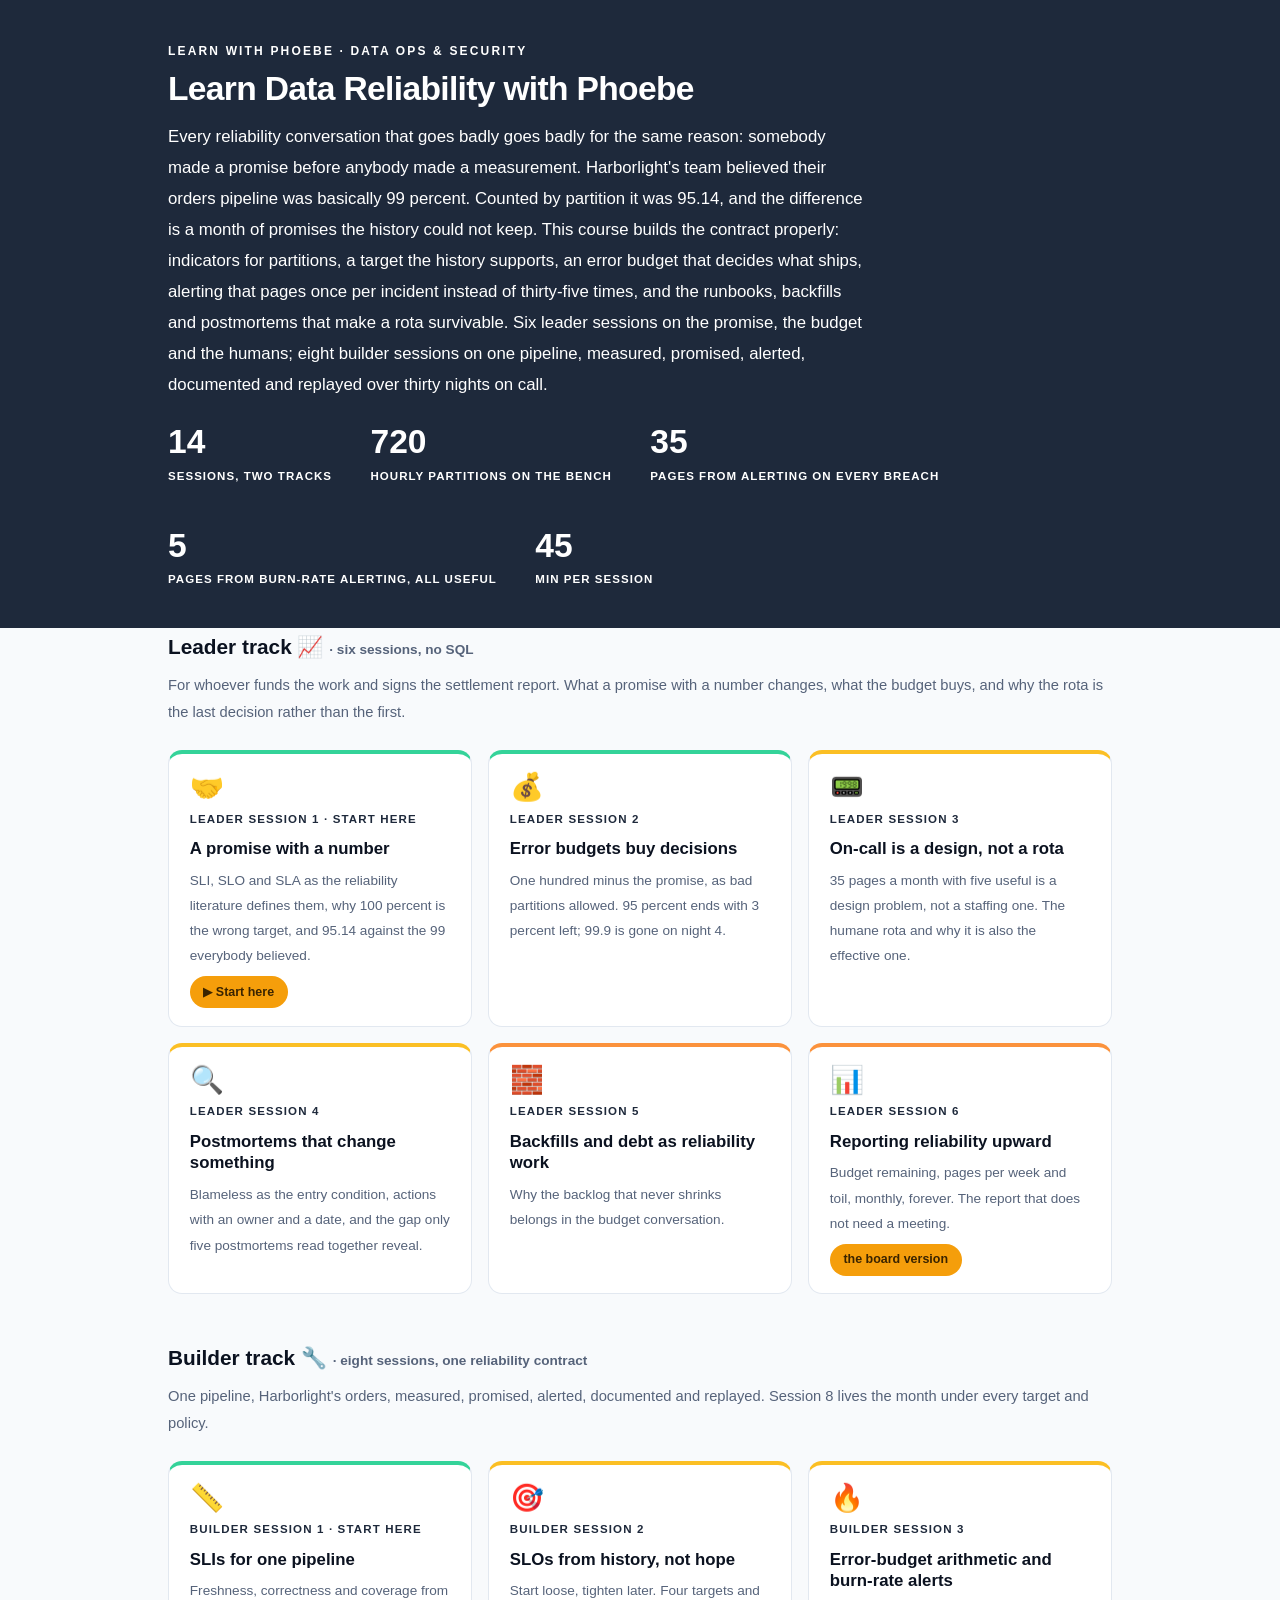
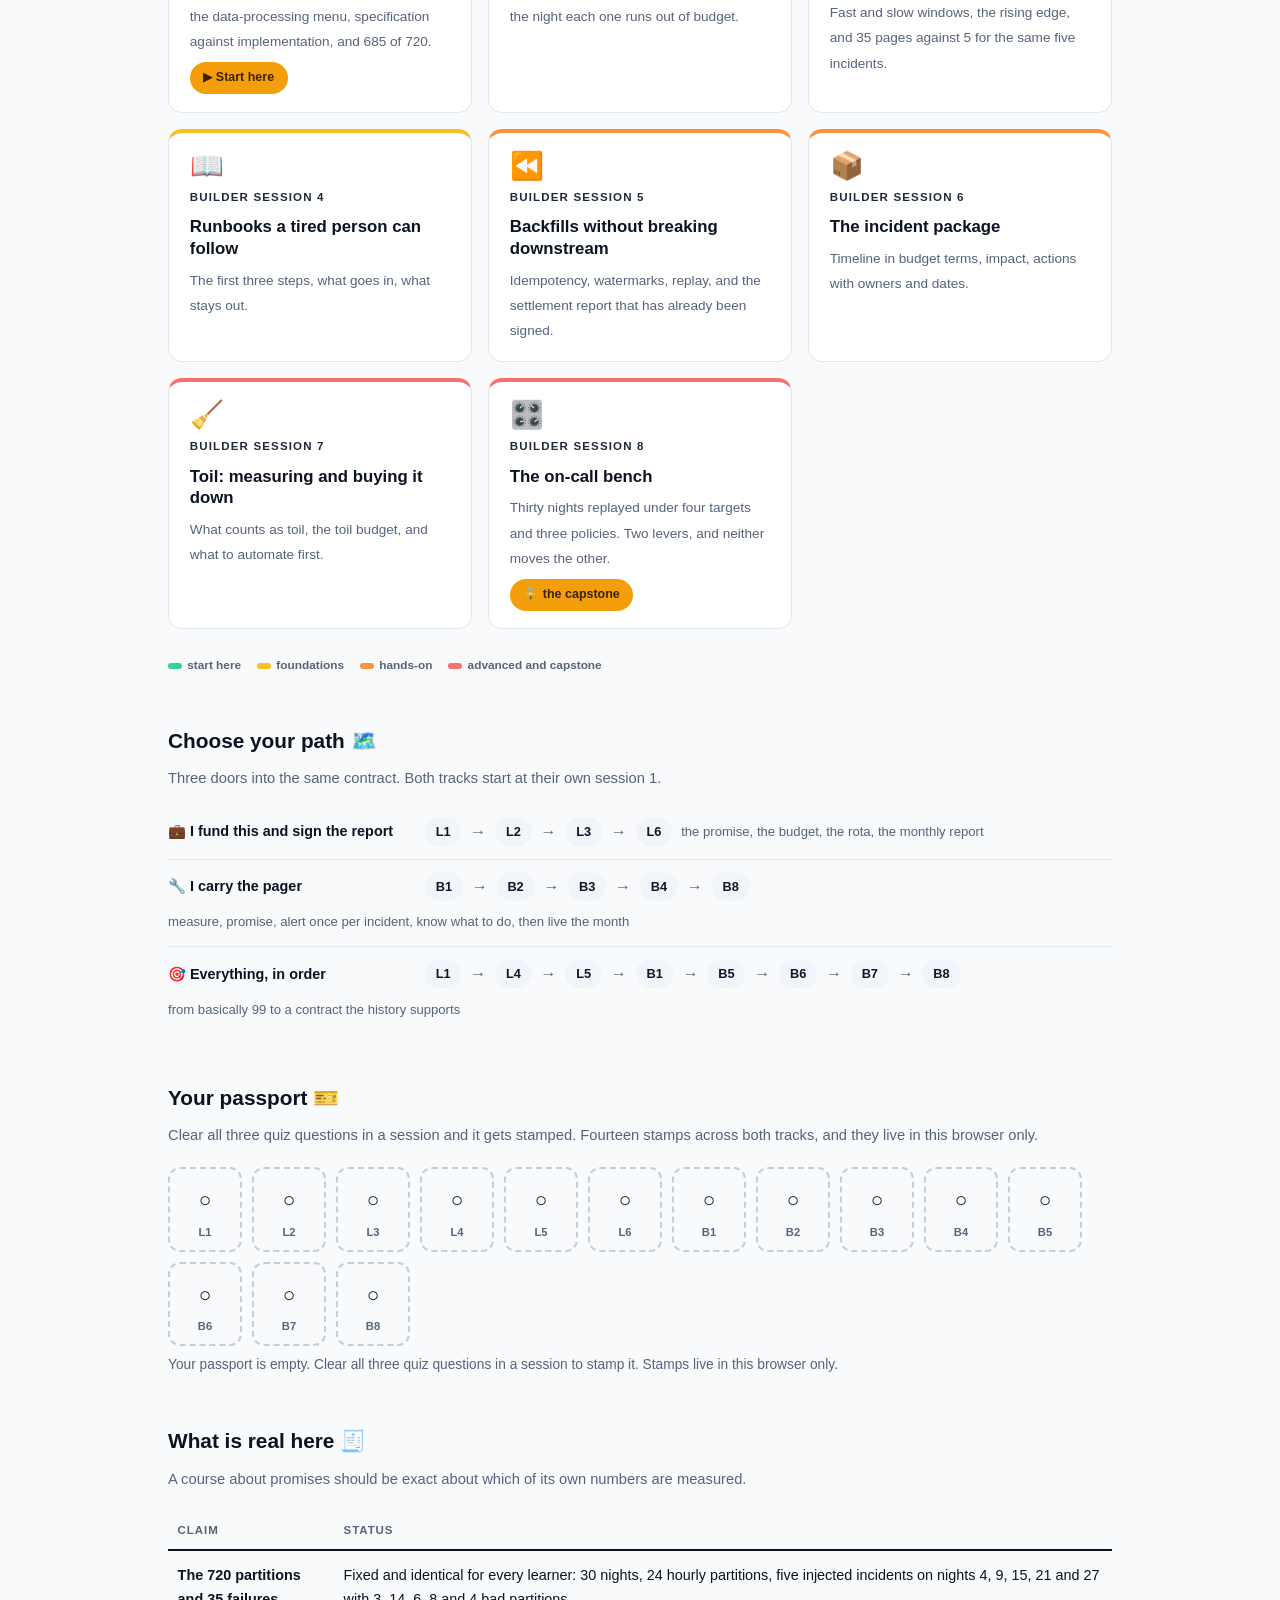
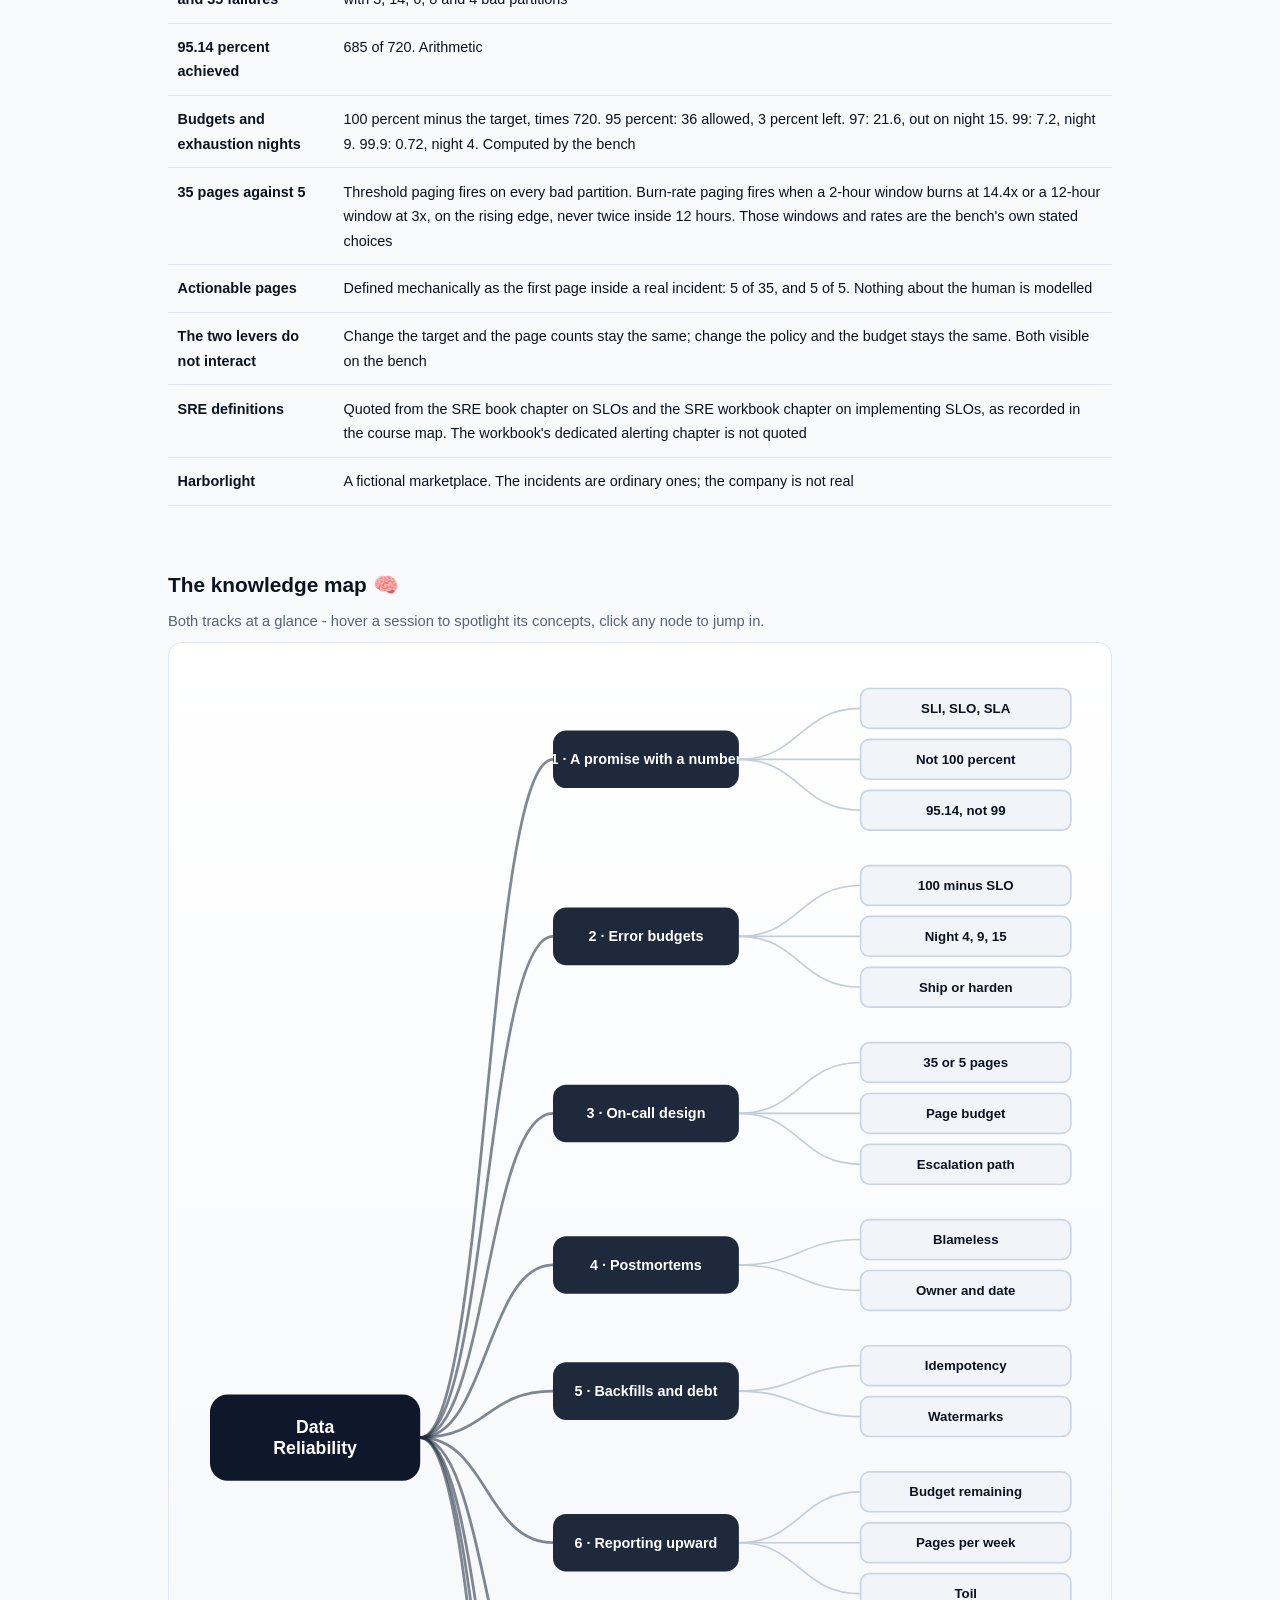
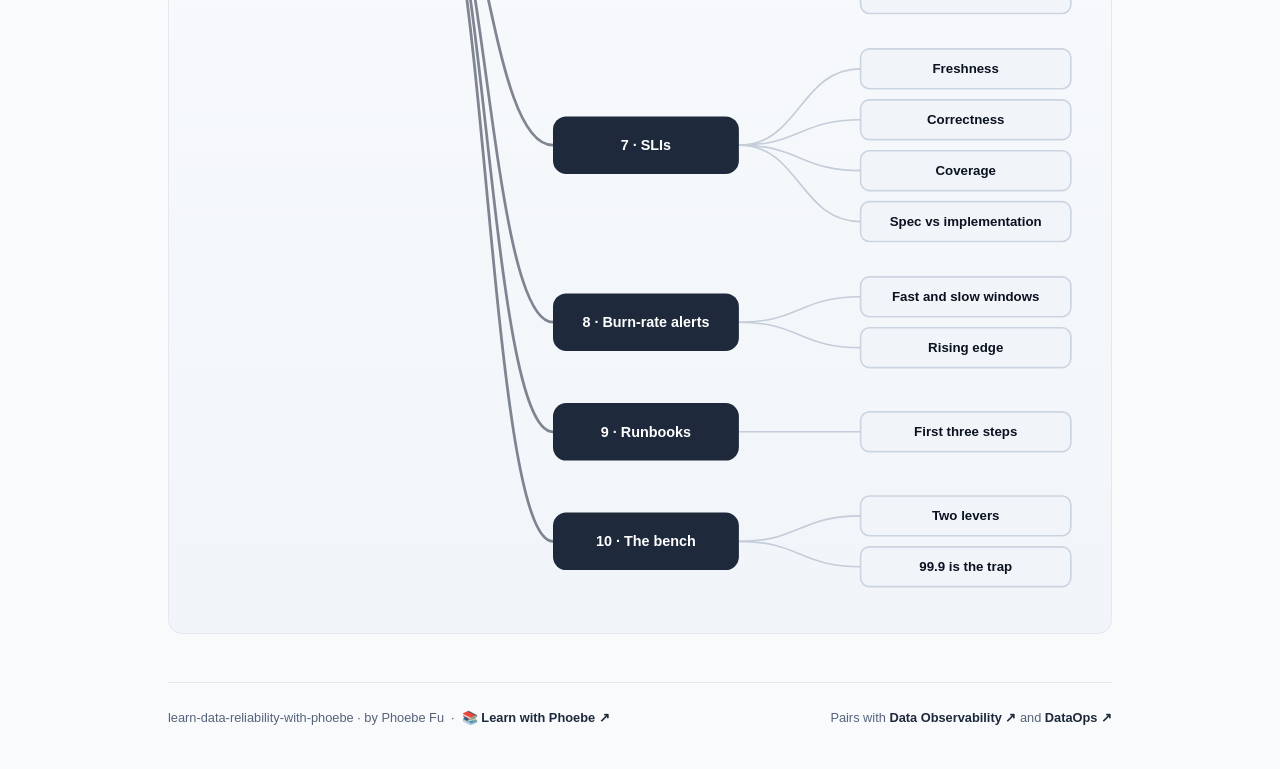
<file: index.html>
<!DOCTYPE html>
<html lang="en">
<head>
<meta charset="UTF-8">
<meta name="viewport" content="width=device-width, initial-scale=1.0">
<!-- social:start -->
<meta name="description" content="Fourteen sessions on the promise, the budget and the people on call for a data pipeline: SLIs for partitions, targets set from history, error budgets, burn-rate alerting, runbooks, backfills and postmortems, replayed over thirty real nights. Free, by Phoebe Fu.">
<meta property="og:type" content="website">
<meta property="og:site_name" content="Learn with Phoebe">
<meta property="og:title" content="Learn Data Reliability with Phoebe">
<meta property="og:description" content="35 pages or 5, for the same five incidents. The target decides the budget; the policy decides the pages.">
<meta property="og:url" content="https://phoebefu6.github.io/learn-data-reliability-with-phoebe/">
<meta property="og:image" content="https://phoebefu6.github.io/learn-data-reliability-with-phoebe/assets/og-cover.png">
<meta name="twitter:card" content="summary_large_image">
<meta name="twitter:title" content="Learn Data Reliability with Phoebe">
<meta name="twitter:description" content="35 pages or 5, for the same five incidents. The target decides the budget; the policy decides the pages.">
<meta name="twitter:image" content="https://phoebefu6.github.io/learn-data-reliability-with-phoebe/assets/og-cover.png">
<!-- social:end -->
<title>Learn Data Reliability with Phoebe</title>
<link rel="stylesheet" href="assets/style.css?v=25">
<style>

  .stats-row { display: flex; gap: 2.4rem; margin-top: 1.5rem; flex-wrap: wrap; }
  .stat b { display: block; font-size: 2.1rem; font-weight: 800; line-height: 1.05; font-variant-numeric: tabular-nums; }
  .stat span { font-size: .72rem; opacity: 1; text-transform: uppercase; letter-spacing: .09em; font-weight: 600; }

  .course-grid { display: grid; grid-template-columns: repeat(auto-fit, minmax(17rem, 1fr)); gap: 1rem; margin-top: 1.5rem; }
  .course-card {
    border: 1px solid var(--hairline);
    border-top: 4px solid var(--diff, var(--indigo));
    border-radius: var(--radius);
    padding: 1.2rem 1.3rem 1.1rem;
    display: flex;
    flex-direction: column;
    gap: .5rem;
    text-decoration: none;
    color: var(--ink);
    background: #fff;
    transition: box-shadow .15s ease, border-color .15s ease, transform .15s ease;
    position: relative;
  }
  .course-card:hover { border-color: var(--indigo-soft); border-top-color: var(--diff, var(--indigo)); box-shadow: 0 8px 28px rgba(30,41,59,.16); transform: translateY(-3px); }
  .course-card .cicon { font-size: 1.7rem; line-height: 1; }
  .course-card .cnum { font-size: .72rem; font-weight: 700; color: var(--indigo); text-transform: uppercase; letter-spacing: .1em; }
  .course-card h3 { font-size: 1.05rem; font-weight: 800; line-height: 1.3; }
  .course-card p { font-size: .85rem; color: var(--muted); flex: 1; }
  .course-card .meta { display: flex; gap: .4rem; flex-wrap: wrap; }

  .diff-legend { display: flex; gap: 1rem; margin-top: 1.6rem; font-size: .74rem; color: var(--muted); font-weight: 600; flex-wrap: wrap; }
  .diff-legend i { display: inline-block; width: .85rem; height: .35rem; border-radius: 999px; margin-right: .35rem; vertical-align: middle; }

  .paths { margin-top: 2.6rem; }
  .paths h2 { font-size: 1.3rem; font-weight: 800; margin-bottom: .3rem; }
  .paths .plede { color: var(--muted); font-size: .92rem; margin-bottom: .8rem; }
  .path { display: flex; gap: .55rem; align-items: center; padding: .75rem 0; border-bottom: .5px solid var(--hairline); flex-wrap: wrap; }
  .path:last-child { border-bottom: none; }
  .path b { min-width: 15.5rem; font-size: .9rem; }
  .path .pstep { background: var(--indigo-50); color: var(--indigo-deep); border-radius: 999px; padding: .16rem .68rem; font-weight: 700; font-size: .8rem; text-decoration: none; transition: all .12s ease; }
  .path .pstep:hover { background: var(--indigo); color: #fff; }
  .path .parr { color: var(--muted); font-weight: 700; }

  .mm-section { margin-top: 1.6rem; }
  .mm-section h2 { font-size: 1.3rem; font-weight: 800; margin-bottom: .2rem; }
  .mm-section .mm-lede { color: var(--muted); font-size: .92rem; margin-bottom: .4rem; }
  .mm-wrap { border: 1px solid var(--hairline); border-radius: var(--radius); background: linear-gradient(180deg,#fff,#F1F5F9); padding: .6rem; overflow-x: auto; }
  .mm-svg { width: 100%; height: auto; display: block; max-width: 60rem; margin: 0 auto; min-width: 34rem; }
  .mm-link { cursor: pointer; text-decoration: none; }
  .mm-node rect { transition: opacity .15s ease, filter .15s ease; }
  .mm-node text { pointer-events: none; }
  .mm-link:hover .mm-node rect { filter: brightness(1.06); }
  .mm-edge { transition: opacity .15s ease; }
</style>
</head>
<body>

<header class="masthead">
  <div class="wrap">
    <div class="eyebrow">Learn with Phoebe · Data Ops &amp; Security</div>
    <h1>Learn <span class="accent">Data Reliability</span> with Phoebe</h1>
    <p class="sub">Every reliability conversation that goes badly goes badly for the same reason: somebody made a promise before anybody made a measurement. Harborlight's team believed their orders pipeline was basically 99 percent. Counted by partition it was 95.14, and the difference is a month of promises the history could not keep. This course builds the contract properly: indicators for partitions, a target the history supports, an error budget that decides what ships, alerting that pages once per incident instead of thirty-five times, and the runbooks, backfills and postmortems that make a rota survivable. Six leader sessions on the promise, the budget and the humans; eight builder sessions on one pipeline, measured, promised, alerted, documented and replayed over thirty nights on call.</p>
    <div class="stats-row">
      <div class="stat"><b data-count="14">14</b><span>sessions, two tracks</span></div>
      <div class="stat"><b data-count="720">720</b><span>hourly partitions on the bench</span></div>
      <div class="stat"><b data-count="35">35</b><span>pages from alerting on every breach</span></div>
      <div class="stat"><b data-count="5">5</b><span>pages from burn-rate alerting, all useful</span></div>
      <div class="stat"><b data-count="45">45</b><span>min per session</span></div>
    </div>
  </div>
</header>

<main class="wrap">

  <section class="section">
    <div class="paths" style="margin-top:0">
      <h2>Leader track 📈 <span style="font-size:.85rem;font-weight:600;color:var(--muted)">· six sessions, no SQL</span></h2>
      <p class="plede">For whoever funds the work and signs the settlement report. What a promise with a number changes, what the budget buys, and why the rota is the last decision rather than the first.</p>
    </div>

    <div class="course-grid">
      <a class="course-card" href="courses/a1-promise-with-a-number.html" style="--diff:#34D399">
        <span class="cicon">🤝</span>
        <span class="cnum">Leader session 1 · start here</span>
        <h3>A promise with a number</h3>
        <p>SLI, SLO and SLA as the reliability literature defines them, why 100 percent is the wrong target, and 95.14 against the 99 everybody believed.</p>
        <span class="meta"><span class="pill amber">▶ Start here</span></span>
      </a>
      <a class="course-card" href="courses/a2-error-budgets.html" style="--diff:#34D399">
        <span class="cicon">💰</span>
        <span class="cnum">Leader session 2</span>
        <h3>Error budgets buy decisions</h3>
        <p>One hundred minus the promise, as bad partitions allowed. 95 percent ends with 3 percent left; 99.9 is gone on night 4.</p>
      </a>
      <a class="course-card" href="courses/a3-on-call-is-a-design.html" style="--diff:#FBBF24">
        <span class="cicon">📟</span>
        <span class="cnum">Leader session 3</span>
        <h3>On-call is a design, not a rota</h3>
        <p>35 pages a month with five useful is a design problem, not a staffing one. The humane rota and why it is also the effective one.</p>
      </a>
      <a class="course-card" href="courses/a4-postmortems.html" style="--diff:#FBBF24">
        <span class="cicon">🔍</span>
        <span class="cnum">Leader session 4</span>
        <h3>Postmortems that change something</h3>
        <p>Blameless as the entry condition, actions with an owner and a date, and the gap only five postmortems read together reveal.</p>
      </a>
      <a class="course-card" href="courses/a5-backfills-and-debt.html" style="--diff:#FB923C">
        <span class="cicon">🧱</span>
        <span class="cnum">Leader session 5</span>
        <h3>Backfills and debt as reliability work</h3>
        <p>Why the backlog that never shrinks belongs in the budget conversation.</p>
      </a>
      <a class="course-card" href="courses/a6-reporting-upward.html" style="--diff:#FB923C">
        <span class="cicon">📊</span>
        <span class="cnum">Leader session 6</span>
        <h3>Reporting reliability upward</h3>
        <p>Budget remaining, pages per week and toil, monthly, forever. The report that does not need a meeting.</p>
        <span class="meta"><span class="pill amber">the board version</span></span>
      </a>
    </div>
  </section>

  <section class="section">
    <div class="paths" style="margin-top:0">
      <h2>Builder track 🔧 <span style="font-size:.85rem;font-weight:600;color:var(--muted)">· eight sessions, one reliability contract</span></h2>
      <p class="plede">One pipeline, Harborlight's orders, measured, promised, alerted, documented and replayed. Session 8 lives the month under every target and policy.</p>
    </div>

    <div class="course-grid">
      <a class="course-card" href="courses/b1-slis-for-one-pipeline.html" style="--diff:#34D399">
        <span class="cicon">📏</span>
        <span class="cnum">Builder session 1 · start here</span>
        <h3>SLIs for one pipeline</h3>
        <p>Freshness, correctness and coverage from the data-processing menu, specification against implementation, and 685 of 720.</p>
        <span class="meta"><span class="pill amber">▶ Start here</span></span>
      </a>
      <a class="course-card" href="courses/b2-slos-from-history.html" style="--diff:#FBBF24">
        <span class="cicon">🎯</span>
        <span class="cnum">Builder session 2</span>
        <h3>SLOs from history, not hope</h3>
        <p>Start loose, tighten later. Four targets and the night each one runs out of budget.</p>
      </a>
      <a class="course-card" href="courses/b3-burn-rate-alerts.html" style="--diff:#FBBF24">
        <span class="cicon">🔥</span>
        <span class="cnum">Builder session 3</span>
        <h3>Error-budget arithmetic and burn-rate alerts</h3>
        <p>Fast and slow windows, the rising edge, and 35 pages against 5 for the same five incidents.</p>
      </a>
      <a class="course-card" href="courses/b4-runbooks.html" style="--diff:#FBBF24">
        <span class="cicon">📖</span>
        <span class="cnum">Builder session 4</span>
        <h3>Runbooks a tired person can follow</h3>
        <p>The first three steps, what goes in, what stays out.</p>
      </a>
      <a class="course-card" href="courses/b5-backfills.html" style="--diff:#FB923C">
        <span class="cicon">⏪</span>
        <span class="cnum">Builder session 5</span>
        <h3>Backfills without breaking downstream</h3>
        <p>Idempotency, watermarks, replay, and the settlement report that has already been signed.</p>
      </a>
      <a class="course-card" href="courses/b6-incident-package.html" style="--diff:#FB923C">
        <span class="cicon">📦</span>
        <span class="cnum">Builder session 6</span>
        <h3>The incident package</h3>
        <p>Timeline in budget terms, impact, actions with owners and dates.</p>
      </a>
      <a class="course-card" href="courses/b7-toil.html" style="--diff:#F87171">
        <span class="cicon">🧹</span>
        <span class="cnum">Builder session 7</span>
        <h3>Toil: measuring and buying it down</h3>
        <p>What counts as toil, the toil budget, and what to automate first.</p>
      </a>
      <a class="course-card" href="courses/b8-on-call-bench.html" style="--diff:#F87171">
        <span class="cicon">🎛️</span>
        <span class="cnum">Builder session 8</span>
        <h3>The on-call bench</h3>
        <p>Thirty nights replayed under four targets and three policies. Two levers, and neither moves the other.</p>
        <span class="meta"><span class="pill amber">🔒 the capstone</span></span>
      </a>
    </div>

    <div class="diff-legend">
      <span><i style="background:#34D399"></i>start here</span>
      <span><i style="background:#FBBF24"></i>foundations</span>
      <span><i style="background:#FB923C"></i>hands-on</span>
      <span><i style="background:#F87171"></i>advanced and capstone</span>
    </div>
  </section>

  <section class="section">
    <div class="paths">
      <h2>Choose your path 🗺️</h2>
      <p class="plede">Three doors into the same contract. Both tracks start at their own session 1.</p>
      <div class="path"><b>💼 I fund this and sign the report</b>
        <a class="pstep" href="courses/a1-promise-with-a-number.html">L1</a>
        <span class="parr">→</span>
        <a class="pstep" href="courses/a2-error-budgets.html">L2</a>
        <span class="parr">→</span>
        <a class="pstep" href="courses/a3-on-call-is-a-design.html">L3</a>
        <span class="parr">→</span>
        <a class="pstep" href="courses/a6-reporting-upward.html">L6</a>
        <span style="font-size:.82rem;color:var(--muted)">the promise, the budget, the rota, the monthly report</span>
      </div>
      <div class="path"><b>🔧 I carry the pager</b>
        <a class="pstep" href="courses/b1-slis-for-one-pipeline.html">B1</a>
        <span class="parr">→</span>
        <a class="pstep" href="courses/b2-slos-from-history.html">B2</a>
        <span class="parr">→</span>
        <a class="pstep" href="courses/b3-burn-rate-alerts.html">B3</a>
        <span class="parr">→</span>
        <a class="pstep" href="courses/b4-runbooks.html">B4</a>
        <span class="parr">→</span>
        <a class="pstep" href="courses/b8-on-call-bench.html">B8</a>
        <span style="font-size:.82rem;color:var(--muted)">measure, promise, alert once per incident, know what to do, then live the month</span>
      </div>
      <div class="path"><b>🎯 Everything, in order</b>
        <a class="pstep" href="courses/a1-promise-with-a-number.html">L1</a>
        <span class="parr">→</span>
        <a class="pstep" href="courses/a4-postmortems.html">L4</a>
        <span class="parr">→</span>
        <a class="pstep" href="courses/a5-backfills-and-debt.html">L5</a>
        <span class="parr">→</span>
        <a class="pstep" href="courses/b1-slis-for-one-pipeline.html">B1</a>
        <span class="parr">→</span>
        <a class="pstep" href="courses/b5-backfills.html">B5</a>
        <span class="parr">→</span>
        <a class="pstep" href="courses/b6-incident-package.html">B6</a>
        <span class="parr">→</span>
        <a class="pstep" href="courses/b7-toil.html">B7</a>
        <span class="parr">→</span>
        <a class="pstep" href="courses/b8-on-call-bench.html">B8</a>
        <span style="font-size:.82rem;color:var(--muted)">from basically 99 to a contract the history supports</span>
      </div>
    </div>
  </section>

  <section class="section">
    <div class="paths" style="margin-top:0">
      <h2>Your passport 🎫</h2>
      <p class="plede">Clear all three quiz questions in a session and it gets stamped. Fourteen stamps across both tracks, and they live in this browser only.</p>
    </div>
    <div class="pp-strip"></div>
  </section>

  <section class="section">
    <div class="paths" style="margin-top:0">
      <h2>What is real here 🧾</h2>
      <p class="plede">A course about promises should be exact about which of its own numbers are measured.</p>
    </div>
    <table class="clean">
      <tr><th>Claim</th><th>Status</th></tr>
      <tr><td>The 720 partitions and 35 failures</td><td>Fixed and identical for every learner: 30 nights, 24 hourly partitions, five injected incidents on nights 4, 9, 15, 21 and 27 with 3, 14, 6, 8 and 4 bad partitions</td></tr>
      <tr><td>95.14 percent achieved</td><td>685 of 720. Arithmetic</td></tr>
      <tr><td>Budgets and exhaustion nights</td><td>100 percent minus the target, times 720. 95 percent: 36 allowed, 3 percent left. 97: 21.6, out on night 15. 99: 7.2, night 9. 99.9: 0.72, night 4. Computed by the bench</td></tr>
      <tr><td>35 pages against 5</td><td>Threshold paging fires on every bad partition. Burn-rate paging fires when a 2-hour window burns at 14.4x or a 12-hour window at 3x, on the rising edge, never twice inside 12 hours. Those windows and rates are the bench's own stated choices</td></tr>
      <tr><td>Actionable pages</td><td>Defined mechanically as the first page inside a real incident: 5 of 35, and 5 of 5. Nothing about the human is modelled</td></tr>
      <tr><td>The two levers do not interact</td><td>Change the target and the page counts stay the same; change the policy and the budget stays the same. Both visible on the bench</td></tr>
      <tr><td>SRE definitions</td><td>Quoted from the SRE book chapter on SLOs and the SRE workbook chapter on implementing SLOs, as recorded in the course map. The workbook's dedicated alerting chapter is not quoted</td></tr>
      <tr><td>Harborlight</td><td>A fictional marketplace. The incidents are ordinary ones; the company is not real</td></tr>
    </table>
  </section>

  <section class="section mm-section">
    <h2>The knowledge map 🧠</h2>
    <p class="mm-lede">Both tracks at a glance - hover a session to spotlight its concepts, click any node to jump in.</p>
    <div class="mm-wrap"><div id="mindmap"></div></div>
  </section>

  <footer class="pagefoot">
    <span>learn-data-reliability-with-phoebe · by Phoebe Fu &nbsp;·&nbsp; 📚 <a href="https://phoebefu6.github.io/learn-with-phoebe/">Learn with Phoebe ↗</a></span>
    <span>Pairs with <a href="https://phoebefu6.github.io/learn-data-observability-with-phoebe/">Data Observability ↗</a> and <a href="https://phoebefu6.github.io/learn-dataops-with-phoebe/">DataOps ↗</a></span>
  </footer>

</main>

<script>
window.MINDMAP_DATA = {
  "title": "Data\nReliability",
  "centerColor": "#0F172A",
  "sessions": [
    {
      "label": "A promise with a number",
      "href": "courses/a1-promise-with-a-number.html",
      "concepts": [
        {
          "label": "SLI, SLO, SLA",
          "href": "courses/a1-promise-with-a-number.html"
        },
        {
          "label": "Not 100 percent",
          "href": "courses/a1-promise-with-a-number.html"
        },
        {
          "label": "95.14, not 99",
          "href": "courses/b1-slis-for-one-pipeline.html"
        }
      ]
    },
    {
      "label": "Error budgets",
      "href": "courses/a2-error-budgets.html",
      "concepts": [
        {
          "label": "100 minus SLO",
          "href": "courses/a2-error-budgets.html"
        },
        {
          "label": "Night 4, 9, 15",
          "href": "courses/b2-slos-from-history.html"
        },
        {
          "label": "Ship or harden",
          "href": "courses/a2-error-budgets.html"
        }
      ]
    },
    {
      "label": "On-call design",
      "href": "courses/a3-on-call-is-a-design.html",
      "concepts": [
        {
          "label": "35 or 5 pages",
          "href": "courses/b8-on-call-bench.html"
        },
        {
          "label": "Page budget",
          "href": "courses/a3-on-call-is-a-design.html"
        },
        {
          "label": "Escalation path",
          "href": "courses/a3-on-call-is-a-design.html"
        }
      ]
    },
    {
      "label": "Postmortems",
      "href": "courses/a4-postmortems.html",
      "concepts": [
        {
          "label": "Blameless",
          "href": "courses/a4-postmortems.html"
        },
        {
          "label": "Owner and date",
          "href": "courses/b6-incident-package.html"
        }
      ]
    },
    {
      "label": "Backfills and debt",
      "href": "courses/a5-backfills-and-debt.html",
      "concepts": [
        {
          "label": "Idempotency",
          "href": "courses/b5-backfills.html"
        },
        {
          "label": "Watermarks",
          "href": "courses/b5-backfills.html"
        }
      ]
    },
    {
      "label": "Reporting upward",
      "href": "courses/a6-reporting-upward.html",
      "concepts": [
        {
          "label": "Budget remaining",
          "href": "courses/a6-reporting-upward.html"
        },
        {
          "label": "Pages per week",
          "href": "courses/a6-reporting-upward.html"
        },
        {
          "label": "Toil",
          "href": "courses/b7-toil.html"
        }
      ]
    },
    {
      "label": "SLIs",
      "href": "courses/b1-slis-for-one-pipeline.html",
      "concepts": [
        {
          "label": "Freshness",
          "href": "courses/b1-slis-for-one-pipeline.html"
        },
        {
          "label": "Correctness",
          "href": "courses/b1-slis-for-one-pipeline.html"
        },
        {
          "label": "Coverage",
          "href": "courses/b1-slis-for-one-pipeline.html"
        },
        {
          "label": "Spec vs implementation",
          "href": "courses/b1-slis-for-one-pipeline.html"
        }
      ]
    },
    {
      "label": "Burn-rate alerts",
      "href": "courses/b3-burn-rate-alerts.html",
      "concepts": [
        {
          "label": "Fast and slow windows",
          "href": "courses/b3-burn-rate-alerts.html"
        },
        {
          "label": "Rising edge",
          "href": "courses/b3-burn-rate-alerts.html"
        }
      ]
    },
    {
      "label": "Runbooks",
      "href": "courses/b4-runbooks.html",
      "concepts": [
        {
          "label": "First three steps",
          "href": "courses/b4-runbooks.html"
        }
      ]
    },
    {
      "label": "The bench",
      "href": "courses/b8-on-call-bench.html",
      "concepts": [
        {
          "label": "Two levers",
          "href": "courses/b8-on-call-bench.html"
        },
        {
          "label": "99.9 is the trap",
          "href": "courses/b8-on-call-bench.html"
        }
      ]
    }
  ]
};
</script>
<script src="assets/app.js?v=22"></script>
<script src="assets/mindmap.js?v=1"></script>
</body>
</html>
</file>
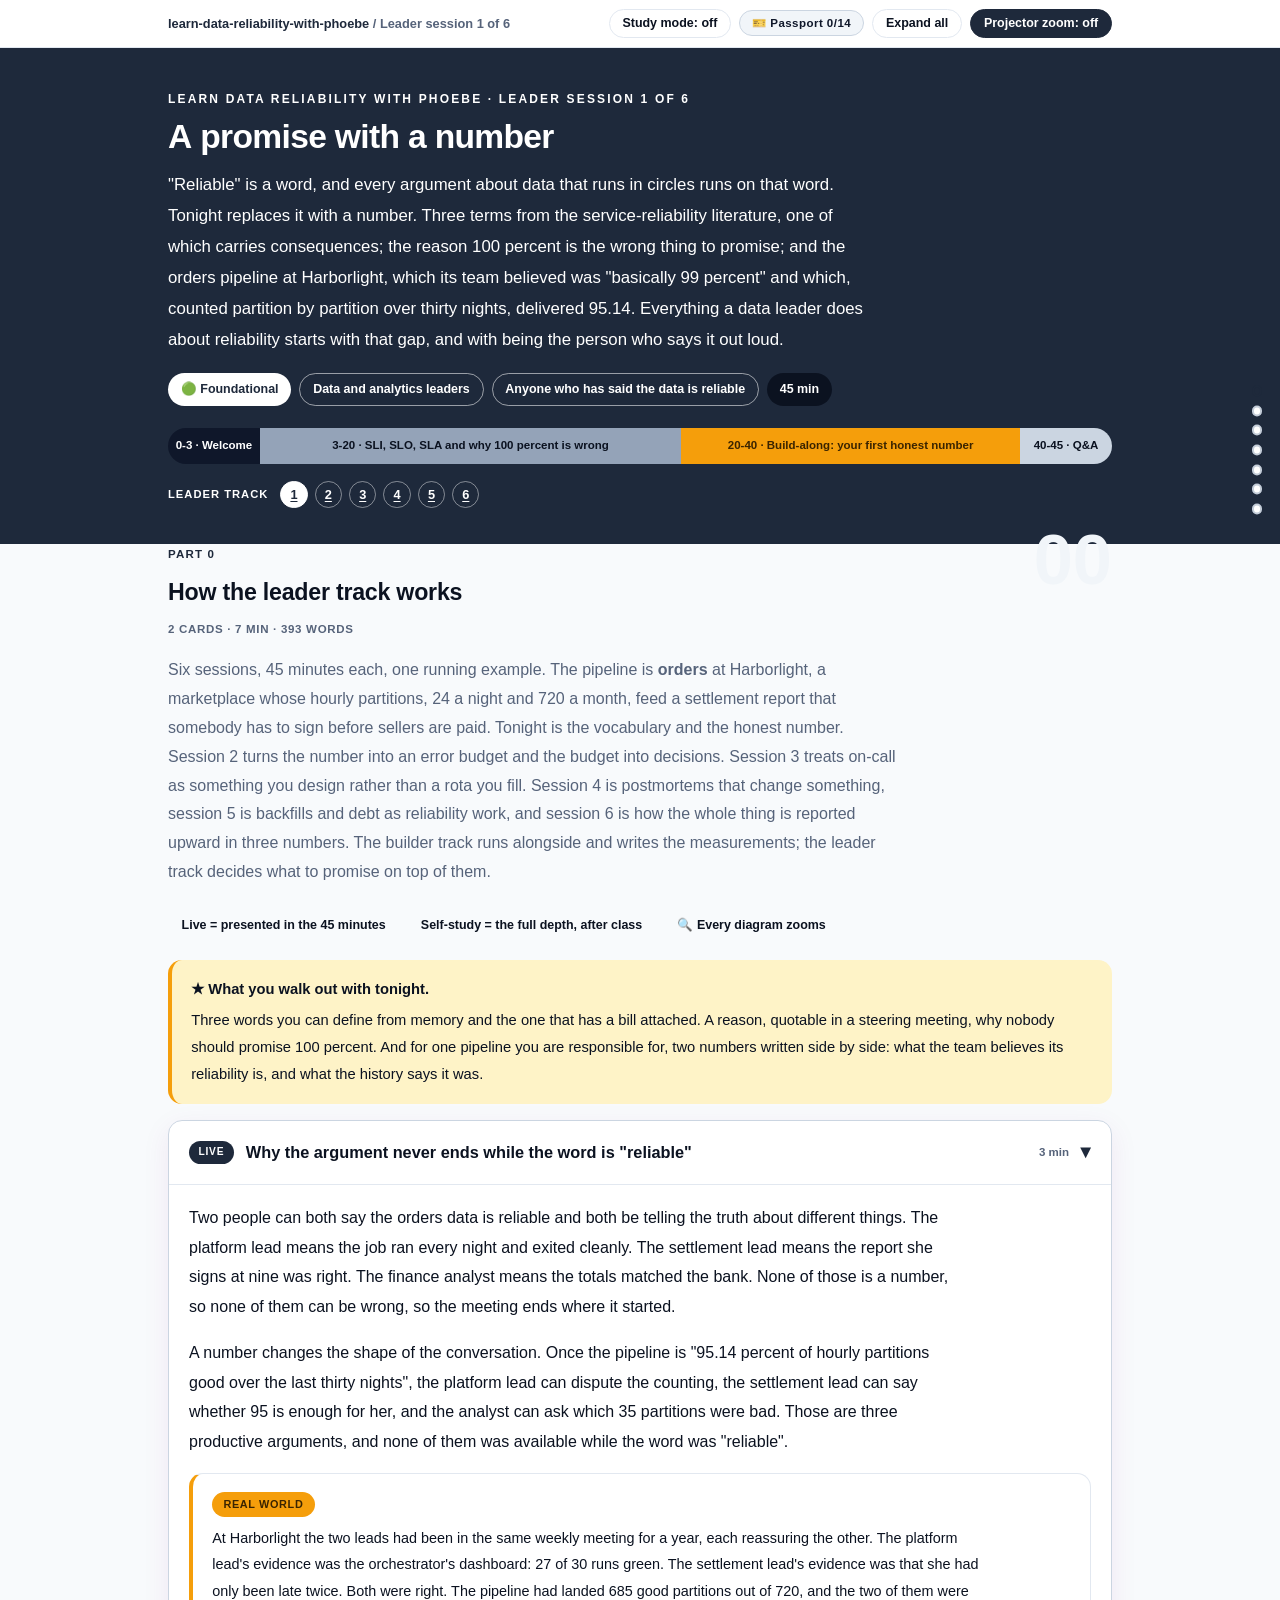
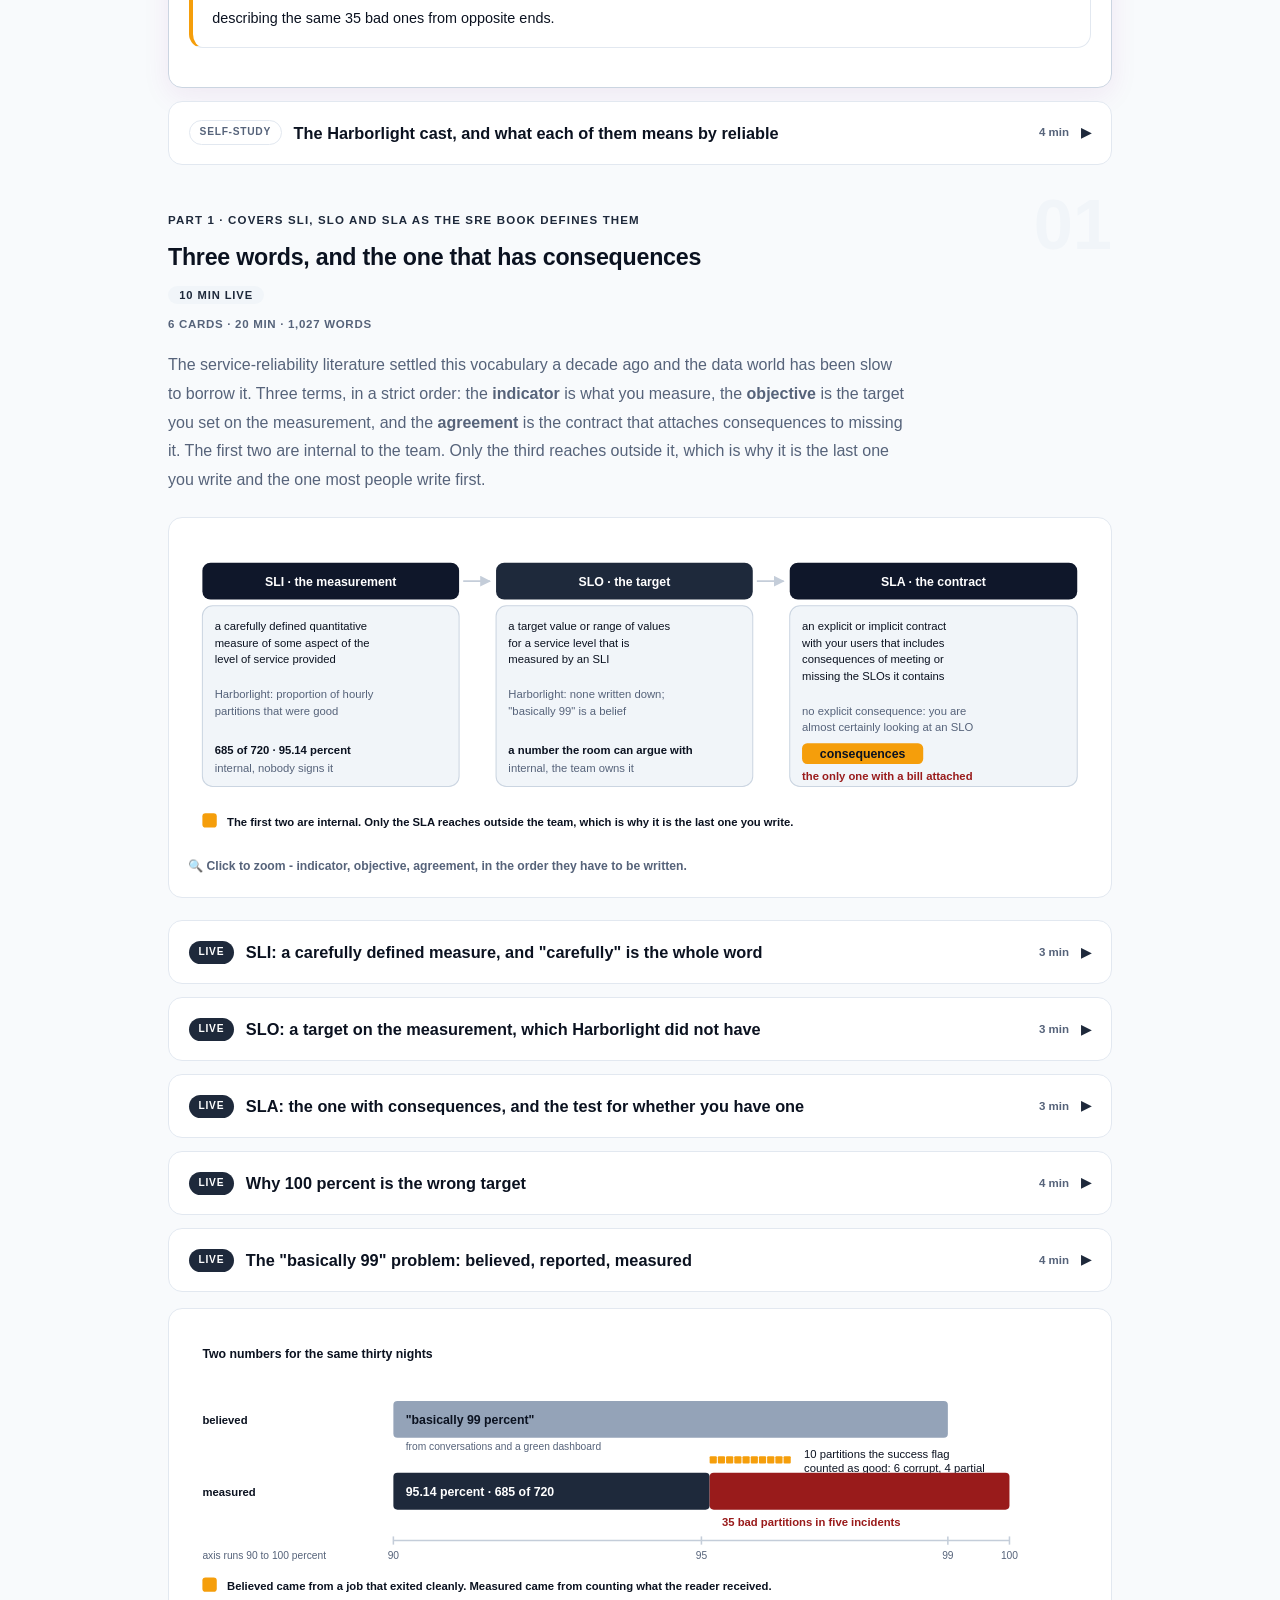
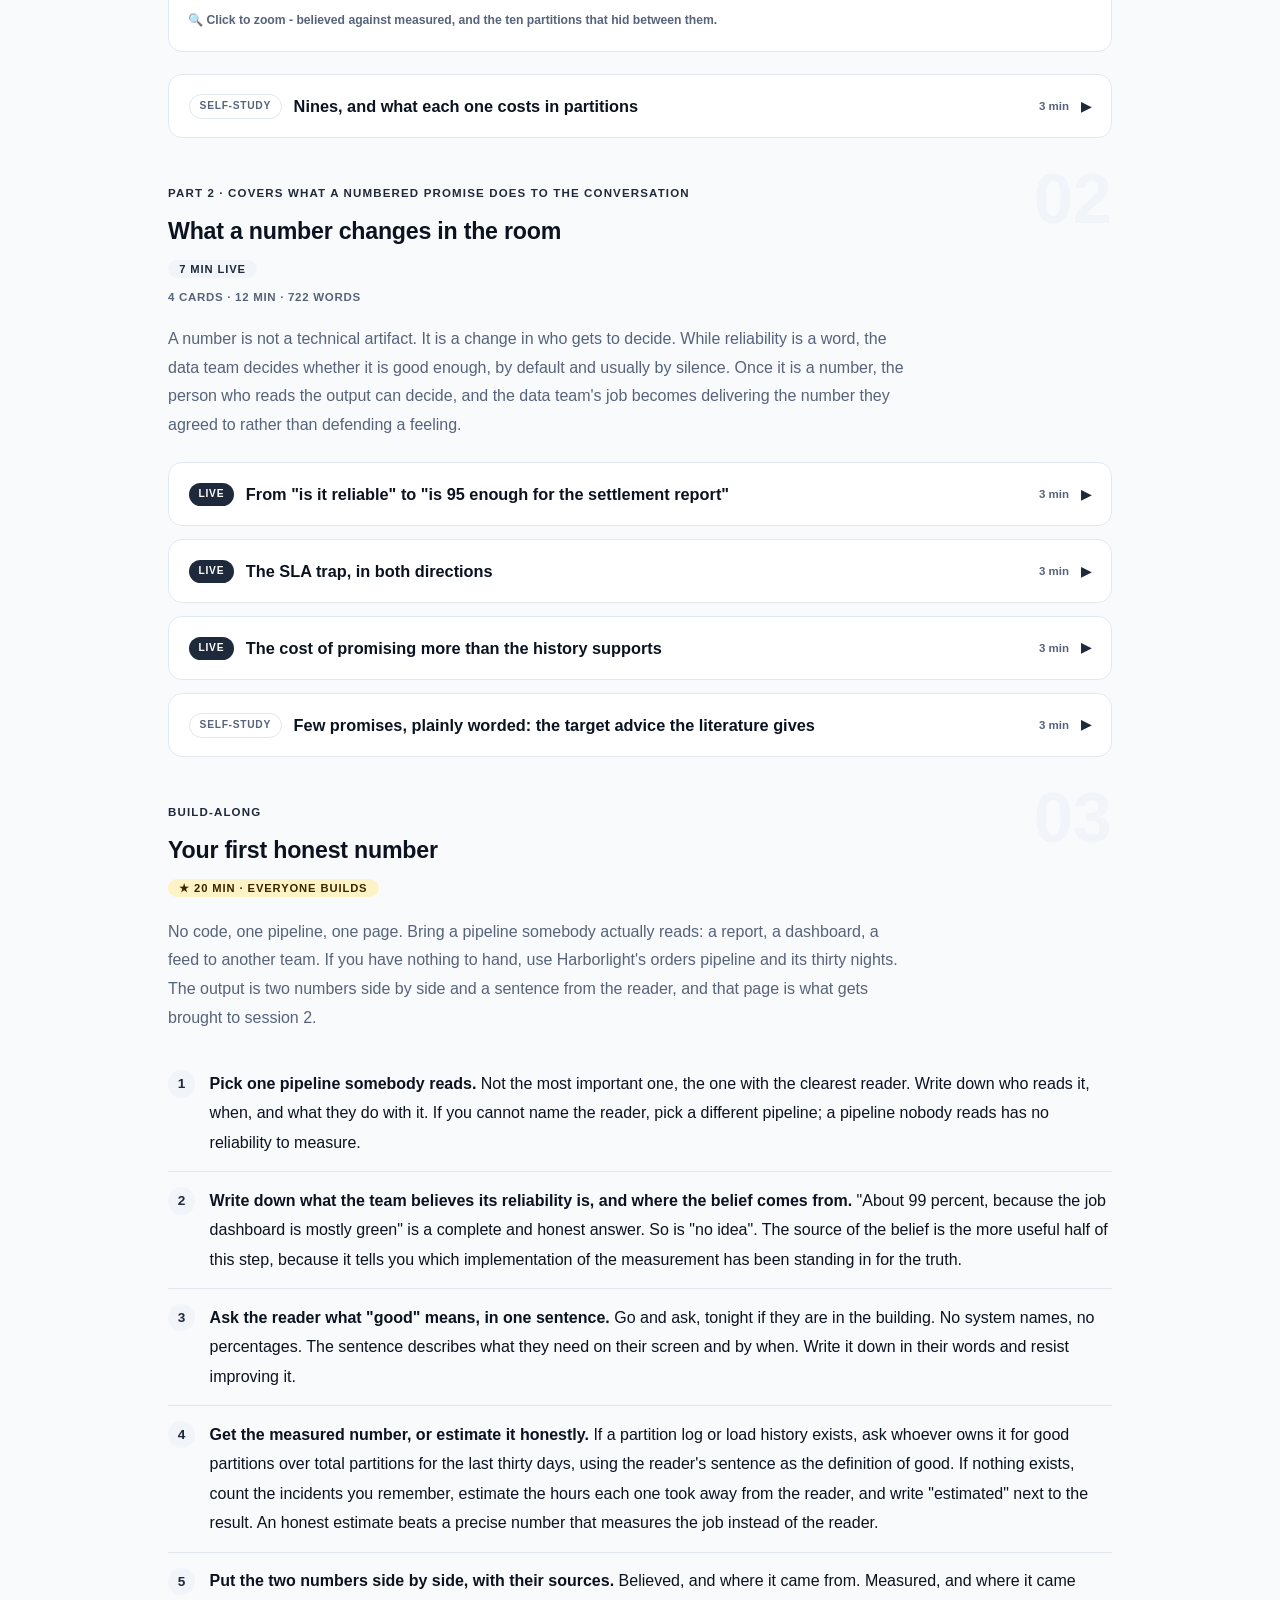
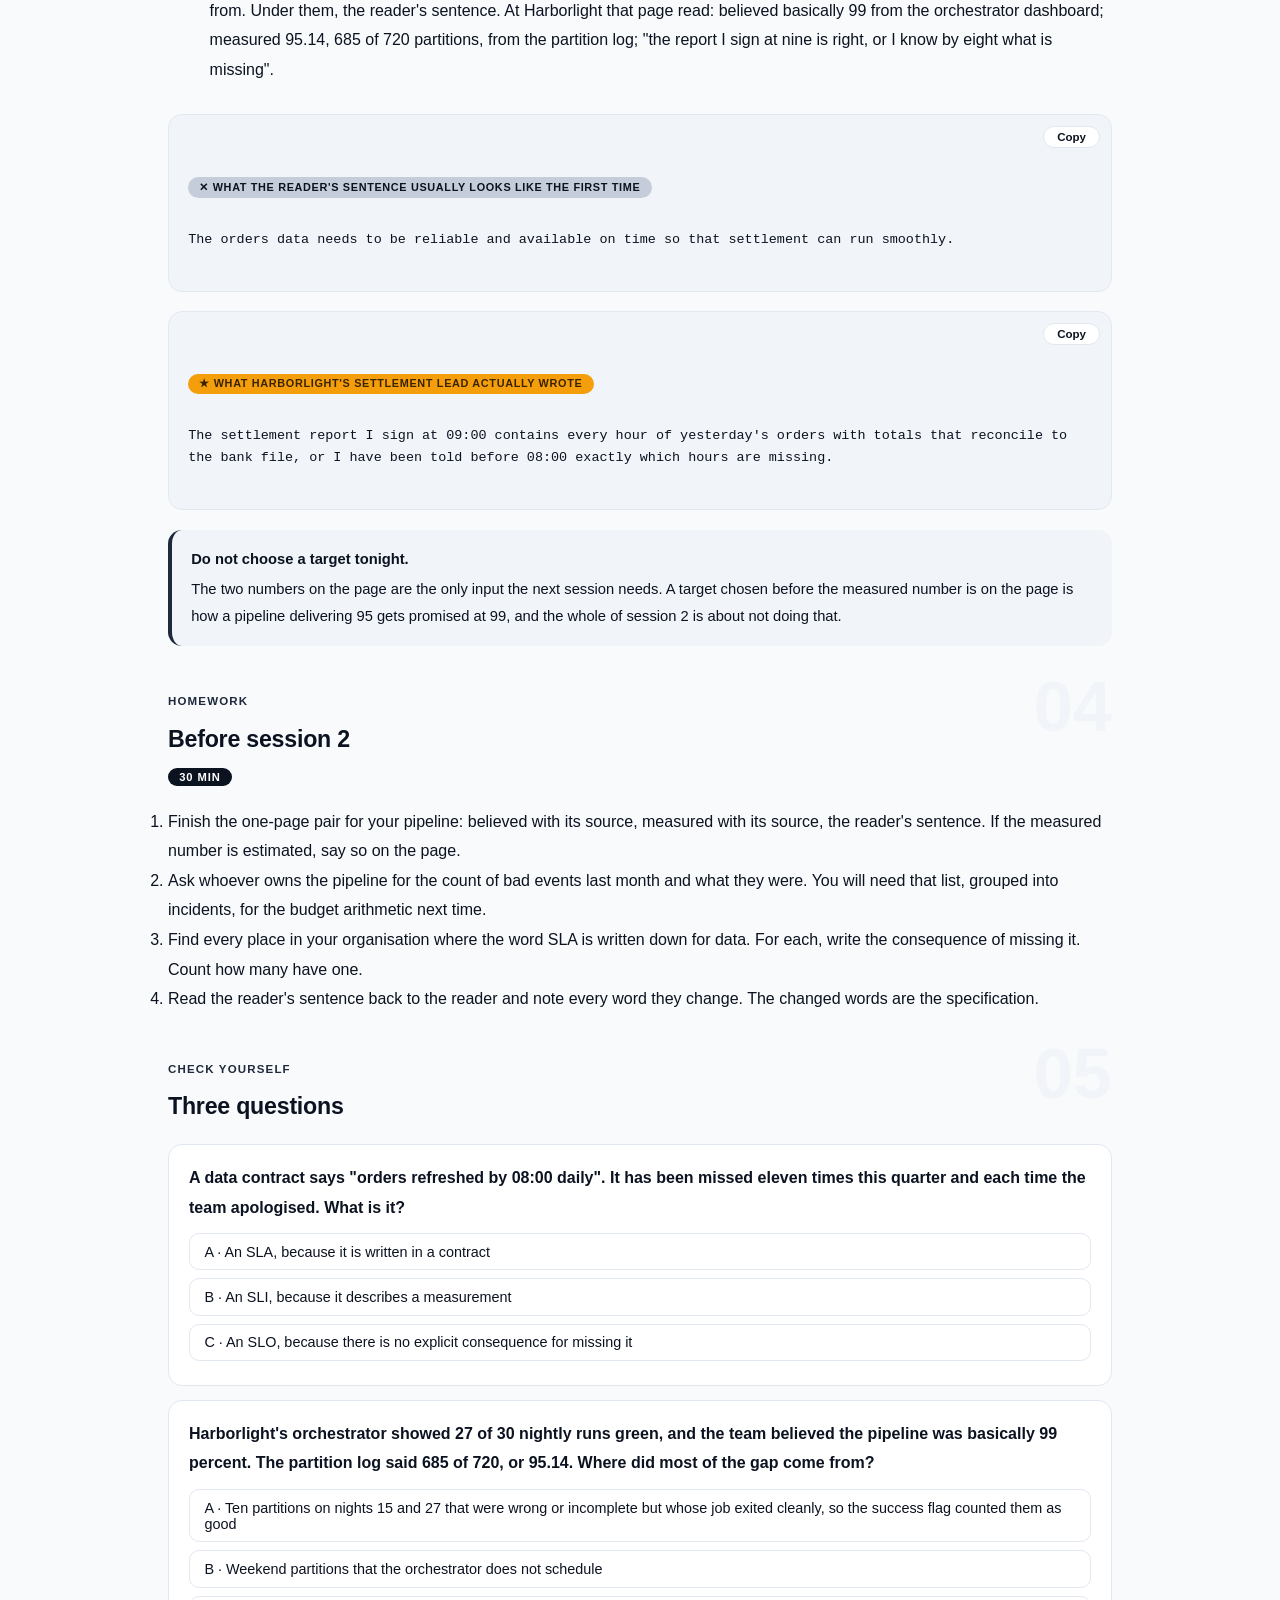
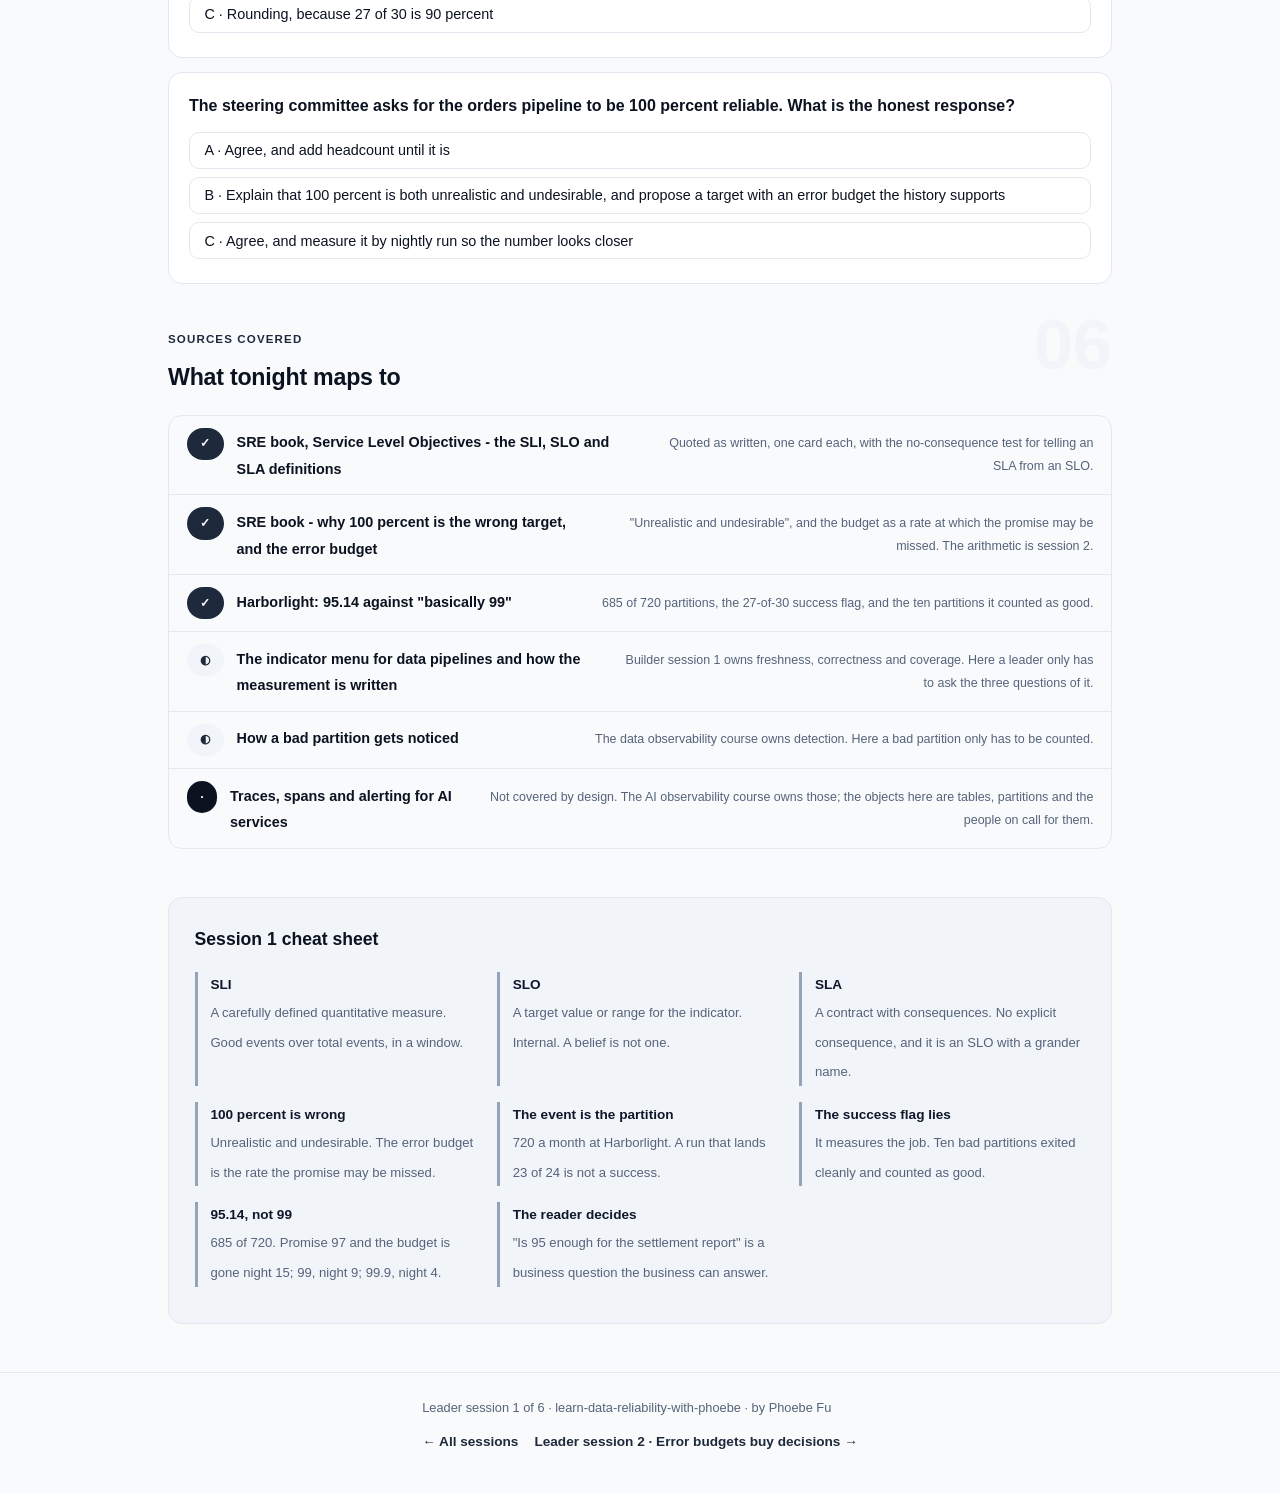
<file: courses/a1-promise-with-a-number.html>
<!DOCTYPE html>
<html lang="en">
<head>
<meta charset="UTF-8">
<meta name="viewport" content="width=device-width, initial-scale=1.0">
<!-- social:start -->
<meta name="description" content="Leader session 1 of 6. SLI, SLO and SLA as the service-reliability literature defines them, why 100 percent is the wrong promise, and the number Harborlight's team did not know about its own orders pipeline: 95.14 percent, not the 99 everybody believed.">
<meta property="og:type" content="article">
<meta property="og:site_name" content="Learn with Phoebe">
<meta property="og:title" content="A promise with a number - learn data reliability with phoebe">
<meta property="og:description" content="Leader session 1 of 6. Three words, one with consequences, and the gap between believed 99 and measured 95.14.">
<meta property="og:url" content="https://phoebefu6.github.io/learn-data-reliability-with-phoebe/courses/a1-promise-with-a-number.html">
<meta property="og:image" content="https://phoebefu6.github.io/learn-data-reliability-with-phoebe/assets/og-cover.png">
<meta property="og:image:width" content="1200">
<meta property="og:image:height" content="630">
<meta name="twitter:card" content="summary_large_image">
<meta name="twitter:title" content="A promise with a number - learn data reliability with phoebe">
<meta name="twitter:description" content="Reliable is a word. 95.14 is a number. Only one of them can be argued with.">
<meta name="twitter:image" content="https://phoebefu6.github.io/learn-data-reliability-with-phoebe/assets/og-cover.png">
<!-- social:end -->
<title>Leader session 1 · A promise with a number - learn data reliability with phoebe</title>
<link rel="stylesheet" href="../assets/style.css?v=24">
</head>
<body>

<div class="toolbar">
  <div class="wrap">
    <span class="crumb"><a href="../index.html">learn-data-reliability-with-phoebe</a> / Leader session 1 of 6</span>
    <button class="btn" id="toggle-all" type="button">Expand all</button>
    <button class="btn primary" id="zoom-toggle" type="button">Projector zoom: off</button>
  </div>
</div>

<header class="masthead">
  <div class="wrap">
    <div class="eyebrow">Learn Data Reliability with Phoebe · Leader session 1 of 6</div>
    <h1>A promise <span class="accent">with a number</span></h1>
    <p class="sub">"Reliable" is a word, and every argument about data that runs in circles runs on that word. Tonight replaces it with a number. Three terms from the service-reliability literature, one of which carries consequences; the reason 100 percent is the wrong thing to promise; and the orders pipeline at Harborlight, which its team believed was "basically 99 percent" and which, counted partition by partition over thirty nights, delivered 95.14. Everything a data leader does about reliability starts with that gap, and with being the person who says it out loud.</p>
    <div class="chip-row">
      <span class="chip level">🟢 Foundational</span>
      <span class="chip audience">Data and analytics leaders</span>
      <span class="chip audience">Anyone who has said the data is reliable</span>
      <span class="chip time">45 min</span>
    </div>
    <div class="agenda">
      <span class="a1" style="flex:1">0-3 · Welcome</span>
      <span class="a2" style="flex:5">3-20 · SLI, SLO, SLA and why 100 percent is wrong</span>
      <span class="a3" style="flex:4">20-40 · Build-along: your first honest number</span>
      <span class="a4" style="flex:1">40-45 · Q&amp;A</span>
    </div>
  </div>
</header>

<main class="wrap">

  <!-- ============ INTRO ============ -->
  <section class="section" id="intro">
    <div class="section-kicker">
      <span class="klabel">Part 0</span>
      <h2>How the leader track works</h2>
    </div>
    <p class="lede">Six sessions, 45 minutes each, one running example. The pipeline is <strong>orders</strong> at Harborlight, a marketplace whose hourly partitions, 24 a night and 720 a month, feed a settlement report that somebody has to sign before sellers are paid. Tonight is the vocabulary and the honest number. Session 2 turns the number into an error budget and the budget into decisions. Session 3 treats on-call as something you design rather than a rota you fill. Session 4 is postmortems that change something, session 5 is backfills and debt as reliability work, and session 6 is how the whole thing is reported upward in three numbers. The builder track runs alongside and writes the measurements; the leader track decides what to promise on top of them.</p>

    <div class="legend">
      <span class="pill">Live = presented in the 45 minutes</span>
      <span class="pill">Self-study = the full depth, after class</span>
      <span class="pill">🔍 Every diagram zooms</span>
    </div>

    <div class="callout win">
      <p><strong>★ What you walk out with tonight.</strong> Three words you can define from memory and the one that has a bill attached. A reason, quotable in a steering meeting, why nobody should promise 100 percent. And for one pipeline you are responsible for, two numbers written side by side: what the team believes its reliability is, and what the history says it was.</p>
    </div>

    <details class="card" open>
      <summary><span class="mode live">Live</span>Why the argument never ends while the word is "reliable"<span class="mini">3 min</span><span class="caret">▶</span></summary>
      <div class="body">
        <p>Two people can both say the orders data is reliable and both be telling the truth about different things. The platform lead means the job ran every night and exited cleanly. The settlement lead means the report she signs at nine was right. The finance analyst means the totals matched the bank. None of those is a number, so none of them can be wrong, so the meeting ends where it started.</p>
        <p>A number changes the shape of the conversation. Once the pipeline is "95.14 percent of hourly partitions good over the last thirty nights", the platform lead can dispute the counting, the settlement lead can say whether 95 is enough for her, and the analyst can ask which 35 partitions were bad. Those are three productive arguments, and none of them was available while the word was "reliable".</p>
        <div class="callout example">
          <span class="ex-pill">Real world</span>
          <p>At Harborlight the two leads had been in the same weekly meeting for a year, each reassuring the other. The platform lead's evidence was the orchestrator's dashboard: 27 of 30 runs green. The settlement lead's evidence was that she had only been late twice. Both were right. The pipeline had landed 685 good partitions out of 720, and the two of them were describing the same 35 bad ones from opposite ends.</p>
        </div>
      </div>
    </details>

    <details class="card">
      <summary><span class="mode self">Self-study</span>The Harborlight cast, and what each of them means by reliable<span class="mini">4 min</span><span class="caret">▶</span></summary>
      <div class="body">
        <ul>
          <li><strong>The settlement lead</strong> reads the report at nine, signs it, and sellers are paid against it. Reliable means: every hour of yesterday is in it and the totals reconcile. She is the reader, and the reader's sentence is the one every number has to answer to.</li>
          <li><strong>The platform lead</strong> owns the pipeline. Reliable means: the nightly job ran and exited cleanly. This is a fact about the job, not about the report, and the two came apart ten times last month without anyone noticing.</li>
          <li><strong>The on-call engineer</strong> carries the pager. Reliable means: nothing woke me that I could not fix. Sessions 3 and 4 are about this person.</li>
          <li><strong>The finance analyst</strong> reconciles the report against the bank. Reliable means: the numbers matched. She is the one who noticed night 15, when every partition landed on time with a currency column that had arrived as text.</li>
          <li><strong>You</strong> are the person who has to say a number to all four of them and have it mean the same thing in every direction. That is the job tonight gives you the words for.</li>
        </ul>
      </div>
    </details>
  </section>

  <!-- ============ PART 1 ============ -->
  <section class="section" id="part-1">
    <div class="section-kicker">
      <span class="klabel">Part 1 · covers SLI, SLO and SLA as the SRE book defines them</span>
      <h2>Three words, and the one that has consequences</h2>
      <span class="tag concept">10 min live</span>
    </div>
    <p class="lede">The service-reliability literature settled this vocabulary a decade ago and the data world has been slow to borrow it. Three terms, in a strict order: the <strong>indicator</strong> is what you measure, the <strong>objective</strong> is the target you set on the measurement, and the <strong>agreement</strong> is the contract that attaches consequences to missing it. The first two are internal to the team. Only the third reaches outside it, which is why it is the last one you write and the one most people write first.</p>

    <figure class="zoomable">
      <svg viewBox="0 0 880 300" xmlns="http://www.w3.org/2000/svg" role="img" aria-label="Three boxes in a row joined by arrows. SLI, the measurement, defined as a carefully defined quantitative measure of some aspect of the level of service provided. SLO, the target, defined as a target value or range of values for a service level measured by an SLI. SLA, the contract, defined as an explicit or implicit contract with users that includes consequences of meeting or missing the SLOs it contains, marked as the only one with consequences.">
        <style>
          .a1aT { font: 800 12px Inter, sans-serif; fill: #fff; }
          .a1aH { font: 800 12px Inter, sans-serif; fill: #0B1220; }
          .a1aB { font: 400 11px Inter, sans-serif; fill: #0B1220; }
          .a1aM { font: 400 11px Inter, sans-serif; fill: #56637A; }
          .a1aN { font: 700 11px Inter, sans-serif; fill: #0B1220; }
          .a1aR { font: 700 11px Inter, sans-serif; fill: #991B1B; }
        </style>
        <defs>
          <marker id="a1aAr" viewBox="0 0 10 10" refX="9" refY="5" markerWidth="7" markerHeight="7" orient="auto"><path d="M0,0 L10,5 L0,10 z" fill="#C4CDD9"></path></marker>
        </defs>

        <rect x="14" y="24" width="250" height="36" rx="8" fill="#0F172A"></rect>
        <text class="a1aT" x="139" y="47" text-anchor="middle">SLI · the measurement</text>
        <rect x="14" y="66" width="250" height="176" rx="10" fill="#F1F5F9" stroke="#CBD5E1"></rect>
        <text class="a1aB" x="26" y="90">a carefully defined quantitative</text>
        <text class="a1aB" x="26" y="106">measure of some aspect of the</text>
        <text class="a1aB" x="26" y="122">level of service provided</text>
        <text class="a1aM" x="26" y="156">Harborlight: proportion of hourly</text>
        <text class="a1aM" x="26" y="172">partitions that were good</text>
        <text class="a1aN" x="26" y="210">685 of 720 · 95.14 percent</text>
        <text class="a1aM" x="26" y="228">internal, nobody signs it</text>

        <line x1="268" y1="42" x2="294" y2="42" stroke="#C4CDD9" stroke-width="1.5" marker-end="url(#a1aAr)"></line>

        <rect x="300" y="24" width="250" height="36" rx="8" fill="#1E293B"></rect>
        <text class="a1aT" x="425" y="47" text-anchor="middle">SLO · the target</text>
        <rect x="300" y="66" width="250" height="176" rx="10" fill="#F1F5F9" stroke="#CBD5E1"></rect>
        <text class="a1aB" x="312" y="90">a target value or range of values</text>
        <text class="a1aB" x="312" y="106">for a service level that is</text>
        <text class="a1aB" x="312" y="122">measured by an SLI</text>
        <text class="a1aM" x="312" y="156">Harborlight: none written down;</text>
        <text class="a1aM" x="312" y="172">"basically 99" is a belief</text>
        <text class="a1aN" x="312" y="210">a number the room can argue with</text>
        <text class="a1aM" x="312" y="228">internal, the team owns it</text>

        <line x1="554" y1="42" x2="580" y2="42" stroke="#C4CDD9" stroke-width="1.5" marker-end="url(#a1aAr)"></line>

        <rect x="586" y="24" width="280" height="36" rx="8" fill="#0F172A"></rect>
        <text class="a1aT" x="726" y="47" text-anchor="middle">SLA · the contract</text>
        <rect x="586" y="66" width="280" height="176" rx="10" fill="#F1F5F9" stroke="#CBD5E1"></rect>
        <text class="a1aB" x="598" y="90">an explicit or implicit contract</text>
        <text class="a1aB" x="598" y="106">with your users that includes</text>
        <text class="a1aB" x="598" y="122">consequences of meeting or</text>
        <text class="a1aB" x="598" y="138">missing the SLOs it contains</text>
        <text class="a1aM" x="598" y="172">no explicit consequence: you are</text>
        <text class="a1aM" x="598" y="188">almost certainly looking at an SLO</text>
        <rect x="598" y="200" width="118" height="20" rx="5" fill="#F59E0B"></rect>
        <text class="a1aH" x="657" y="214" text-anchor="middle">consequences</text>
        <text class="a1aR" x="598" y="236">the only one with a bill attached</text>

        <rect x="14" y="268" width="14" height="14" rx="3" fill="#F59E0B"></rect>
        <text class="a1aN" x="38" y="280">The first two are internal. Only the SLA reaches outside the team, which is why it is the last one you write.</text>
      </svg>
      <figcaption>🔍 Click to zoom - indicator, objective, agreement, in the order they have to be written.</figcaption>
    </figure>

    <details class="card">
      <summary><span class="mode live">Live</span>SLI: a carefully defined measure, and "carefully" is the whole word<span class="mini">3 min</span><span class="caret">▶</span></summary>
      <div class="body">
        <p>The SRE book defines a service level indicator as "a carefully defined quantitative measure of some aspect of the level of service that is provided". For a data pipeline the indicator is a ratio: good events over total events, in a window. The care goes into deciding what one event is and what makes it bad, because every number downstream is arithmetic on that decision.</p>
        <p>Harborlight's event is one hourly partition of orders, and a partition is good when it landed within its hour, its totals reconcile, and all of it arrived. That gives 720 events a month, which is enough resolution to see a night that landed 23 of 24 partitions as a partial failure rather than a success. Counting nightly runs instead gives 30 events, and a run that landed 23 of 24 looks exactly like one that landed all of them.</p>
        <div class="callout tip">
          <p><strong>You do not need to write the measurement yourself.</strong> You need to be able to ask three questions of whoever does: what is one event, what makes it bad, and over what window. If any of the three gets a vague answer, the number you are about to be given is not yet an indicator.</p>
        </div>
      </div>
    </details>

    <details class="card">
      <summary><span class="mode live">Live</span>SLO: a target on the measurement, which Harborlight did not have<span class="mini">3 min</span><span class="caret">▶</span></summary>
      <div class="body">
        <p>A service level objective is "a target value or range of values for a service level that is measured by an SLI". It is a sentence of the form: this proportion of partitions will be good over this window. It is internal; the team sets it and the team owns it. It is also the thing most teams believe they have and do not.</p>
        <p>Harborlight had no objective written anywhere. What it had was a shared belief, "basically 99 percent", which had never been a target because nobody had ever chosen it, and had never been checked because there was no measurement to check it against. A belief cannot be missed. An objective can, and that is its entire value.</p>
      </div>
    </details>

    <details class="card">
      <summary><span class="mode live">Live</span>SLA: the one with consequences, and the test for whether you have one<span class="mini">3 min</span><span class="caret">▶</span></summary>
      <div class="body">
        <p>A service level agreement is "an explicit or implicit contract with your users that includes consequences of meeting (or missing) the SLOs they contain". The word that matters is consequences. The SRE book gives the test directly: "if there is no explicit consequence, then you are almost certainly looking at an SLO". Money, a credit, a penalty clause, a commitment that costs something to break. No consequence, no agreement.</p>
        <p>Harborlight's settlement report has a real one. Sellers are paid against it on a date they were promised, and a late or wrong report moves that date. Nobody in the data team had ever written that down as the consequence of the orders pipeline missing its hours, which is how a pipeline delivering 95 percent had been carrying an implicit agreement nobody had costed.</p>
        <div class="callout example">
          <span class="ex-pill">Real world</span>
          <p>Ask around a data organisation for its SLAs and you will be shown a wiki page of targets: freshness by 08:00, 99 percent availability, dashboards refreshed hourly. Ask what happens when one is missed and the answer is usually an apology. Those are objectives with a grander name, and the difference matters the first time a customer's contract quotes one of them back.</p>
        </div>
      </div>
    </details>

    <details class="card">
      <summary><span class="mode live">Live</span>Why 100 percent is the wrong target<span class="mini">4 min</span><span class="caret">▶</span></summary>
      <div class="body">
        <p>The instinct in the room, once there is a number, is to ask for all of it. The SRE book is blunt about this: "it's both unrealistic and undesirable to insist that SLOs will be met 100% of the time". Unrealistic because the pipeline depends on an upstream source, a network and a warehouse, none of which is perfect, and a promise of 100 percent is a promise about all of them. Undesirable because the last fraction of a percent is bought with the engineering time that would otherwise ship the changes the business asked for, and because a reader cannot tell the difference between a report that was right every day and one that was right on all but one.</p>
        <p>What the literature proposes instead is "an error budget - a rate at which the SLOs can be missed". Set the target at 95 percent and you have said, in advance, that 5 percent of partitions may be bad this month without anyone having broken a promise. That budget is the currency the whole next session is about. Tonight it is enough to know that a promise of less than 100 is not a lowering of standards. It is the first honest statement of what the standard is.</p>
      </div>
    </details>

    <details class="card">
      <summary><span class="mode live">Live</span>The "basically 99" problem: believed, reported, measured<span class="mini">4 min</span><span class="caret">▶</span></summary>
      <div class="body">
        <p>Three numbers were in circulation at Harborlight for the same thirty nights, and nobody had put them in one table.</p>
        <table class="clean">
          <thead><tr><th>Where the number came from</th><th>What it actually counts</th><th>The number</th></tr></thead>
          <tbody>
            <tr><td>The team's belief</td><td>Conversations, and the absence of a complaint that week</td><td>"basically 99 percent"</td></tr>
            <tr><td>The orchestrator's dashboard</td><td>Nightly runs whose job exited cleanly</td><td>27 of 30 runs green</td></tr>
            <tr><td>The partition log</td><td>Hourly partitions that were on time, correct and complete for the reader</td><td><strong>685 of 720 · 95.14 percent</strong></td></tr>
          </tbody>
        </table>
        <p>The orchestrator's 27 of 30 is the one that misled, and it misled in a specific direction. On night 15 the job exited cleanly six times while landing a currency column as text: six partitions on time and wrong. On night 27 it exited cleanly four times while landing partitions with one of three shards missing: four partitions on time and incomplete. Ten bad partitions the success flag counted as good, because a success flag measures whether the job finished, not whether the reader got what she needed. Those ten are most of the distance between the belief and the measurement.</p>
      </div>
    </details>

    <figure class="zoomable">
      <svg viewBox="0 0 880 264" xmlns="http://www.w3.org/2000/svg" role="img" aria-label="Two horizontal bars on an axis running from 90 to 100 percent. The upper bar, believed basically 99 percent, reaches 99. The lower bar, measured 95.14 percent, 685 of 720, stops at 95.14 with a red segment for the 35 bad partitions. Between the bars, ten small amber squares mark the partitions the success flag counted as good, six corrupt and four partial.">
        <style>
          .a1bH { font: 800 12px Inter, sans-serif; fill: #0B1220; }
          .a1bW { font: 800 12px Inter, sans-serif; fill: #fff; }
          .a1bB { font: 400 11px Inter, sans-serif; fill: #0B1220; }
          .a1bM { font: 400 10px Inter, sans-serif; fill: #56637A; }
          .a1bN { font: 700 11px Inter, sans-serif; fill: #0B1220; }
          .a1bR { font: 700 11px Inter, sans-serif; fill: #991B1B; }
        </style>

        <text class="a1bH" x="14" y="28">Two numbers for the same thirty nights</text>

        <text class="a1bN" x="14" y="93">believed</text>
        <rect x="200" y="70" width="540" height="36" rx="4" fill="#94A3B8"></rect>
        <text class="a1bH" x="212" y="93">"basically 99 percent"</text>
        <text class="a1bM" x="212" y="118">from conversations and a green dashboard</text>

        <rect x="508" y="124" width="7" height="7" rx="1" fill="#F59E0B"></rect>
        <rect x="516" y="124" width="7" height="7" rx="1" fill="#F59E0B"></rect>
        <rect x="524" y="124" width="7" height="7" rx="1" fill="#F59E0B"></rect>
        <rect x="532" y="124" width="7" height="7" rx="1" fill="#F59E0B"></rect>
        <rect x="540" y="124" width="7" height="7" rx="1" fill="#F59E0B"></rect>
        <rect x="548" y="124" width="7" height="7" rx="1" fill="#F59E0B"></rect>
        <rect x="556" y="124" width="7" height="7" rx="1" fill="#F59E0B"></rect>
        <rect x="564" y="124" width="7" height="7" rx="1" fill="#F59E0B"></rect>
        <rect x="572" y="124" width="7" height="7" rx="1" fill="#F59E0B"></rect>
        <rect x="580" y="124" width="7" height="7" rx="1" fill="#F59E0B"></rect>
        <text class="a1bB" x="600" y="126">10 partitions the success flag</text>
        <text class="a1bB" x="600" y="139">counted as good: 6 corrupt, 4 partial</text>

        <text class="a1bN" x="14" y="163">measured</text>
        <rect x="200" y="140" width="308" height="36" rx="4" fill="#1E293B"></rect>
        <text class="a1bW" x="212" y="163">95.14 percent · 685 of 720</text>
        <rect x="508" y="140" width="292" height="36" rx="4" fill="#991B1B"></rect>
        <text class="a1bR" x="520" y="192">35 bad partitions in five incidents</text>

        <line x1="200" y1="206" x2="800" y2="206" stroke="#C4CDD9" stroke-width="1.5"></line>
        <line x1="200" y1="202" x2="200" y2="210" stroke="#C4CDD9" stroke-width="1.5"></line>
        <line x1="500" y1="202" x2="500" y2="210" stroke="#C4CDD9" stroke-width="1.5"></line>
        <line x1="740" y1="202" x2="740" y2="210" stroke="#C4CDD9" stroke-width="1.5"></line>
        <line x1="800" y1="202" x2="800" y2="210" stroke="#C4CDD9" stroke-width="1.5"></line>
        <text class="a1bM" x="200" y="224" text-anchor="middle">90</text>
        <text class="a1bM" x="500" y="224" text-anchor="middle">95</text>
        <text class="a1bM" x="740" y="224" text-anchor="middle">99</text>
        <text class="a1bM" x="800" y="224" text-anchor="middle">100</text>
        <text class="a1bM" x="14" y="224">axis runs 90 to 100 percent</text>

        <rect x="14" y="242" width="14" height="14" rx="3" fill="#F59E0B"></rect>
        <text class="a1bN" x="38" y="254">Believed came from a job that exited cleanly. Measured came from counting what the reader received.</text>
      </svg>
      <figcaption>🔍 Click to zoom - believed against measured, and the ten partitions that hid between them.</figcaption>
    </figure>

    <details class="card">
      <summary><span class="mode self">Self-study</span>Nines, and what each one costs in partitions<span class="mini">3 min</span><span class="caret">▶</span></summary>
      <div class="body">
        <p>Reliability targets are spoken in nines. The SRE book frames 99 percent as "2 nines" and 99.999 percent as "5 nines", and describes Google Compute Engine's published 99.95 percent as "three and a half nines". The shorthand is useful because it makes the cost visible: every additional nine allows ten times fewer bad events in the same window.</p>
        <ul>
          <li><strong>99 percent over 720 partitions</strong> allows 7.2 bad partitions a month. Harborlight had 35.</li>
          <li><strong>99.9 percent</strong> allows 0.72, which is less than one partition. A single late hour breaks the month.</li>
          <li><strong>95 percent</strong> allows 36, and is not a number of nines at all, which is part of why teams are embarrassed to say it and reach for 99 instead. The embarrassment is not a reason. The history is.</li>
        </ul>
      </div>
    </details>
  </section>

  <!-- ============ PART 2 ============ -->
  <section class="section" id="part-2">
    <div class="section-kicker">
      <span class="klabel">Part 2 · covers what a numbered promise does to the conversation</span>
      <h2>What a number changes in the room</h2>
      <span class="tag concept">7 min live</span>
    </div>
    <p class="lede">A number is not a technical artifact. It is a change in who gets to decide. While reliability is a word, the data team decides whether it is good enough, by default and usually by silence. Once it is a number, the person who reads the output can decide, and the data team's job becomes delivering the number they agreed to rather than defending a feeling.</p>

    <details class="card">
      <summary><span class="mode live">Live</span>From "is it reliable" to "is 95 enough for the settlement report"<span class="mini">3 min</span><span class="caret">▶</span></summary>
      <div class="body">
        <p>"Is the data reliable" is a question the data team has to answer, and cannot, because it has no unit. "Is 95.14 percent of hourly partitions good enough for the settlement report" is a question the settlement lead can answer in one meeting, because she knows what a missing hour costs her and the data team does not. The number moves the decision to the person with the information to make it.</p>
        <p>It also moves the argument. Instead of the platform lead defending the pipeline and the settlement lead defending her frustration, both are looking at 35 bad partitions and asking which of them mattered. Night 9's fourteen missing hours mattered enormously. Night 21's eight scattered hours, each backfilled within the hour, may not have mattered to her at all. That conversation, about which failures the reader can absorb, is the one that sets the target, and it was impossible while the answer was "basically 99".</p>
        <div class="callout example">
          <span class="ex-pill">Real world</span>
          <p>Harborlight's settlement lead, shown the number for the first time, did not ask for 99. She asked for the report to be right or to be told by eight what was missing. That is a specification, not a percentage, and it turned out to be satisfiable at 95 with an honest morning message, and unsatisfiable at 99 with a silent one.</p>
        </div>
      </div>
    </details>

    <details class="card">
      <summary><span class="mode live">Live</span>The SLA trap, in both directions<span class="mini">3 min</span><span class="caret">▶</span></summary>
      <div class="body">
        <p>An agreement can fail in two ways, and organisations tend to have one of each. The first is an SLA with no consequence: freshness by 08:00 written into a data contract, missed a dozen times a quarter, followed each time by an apology. That is an SLO with a grander name, and calling it an agreement erodes every real agreement in the building. The second is an SLA with a consequence you cannot afford: a penalty clause signed at 99.5 percent by someone who never saw the partition log, on a pipeline that delivers 95. That is a liability with a monthly renewal.</p>
        <ul>
          <li><strong>Before signing anything external,</strong> know the measured number for the last ninety days. An agreement is a bet on history.</li>
          <li><strong>Keep the internal objective tighter than the external agreement.</strong> The gap is the room you need to notice a bad month before it becomes a breached contract.</li>
          <li><strong>Write the consequence down, even internally.</strong> "Sellers are paid a day late" is a consequence. Once it is written next to the target, nobody argues that reliability is a technical concern.</li>
        </ul>
      </div>
    </details>

    <details class="card">
      <summary><span class="mode live">Live</span>The cost of promising more than the history supports<span class="mini">3 min</span><span class="caret">▶</span></summary>
      <div class="body">
        <p>Promising a number above the measured one does not make the pipeline better. It makes the promise break earlier. Replaying Harborlight's actual month against four candidate targets shows exactly when.</p>
        <table class="clean">
          <thead><tr><th>Promise</th><th>Bad partitions allowed in 720</th><th>What happened this month</th></tr></thead>
          <tbody>
            <tr><td>95 percent</td><td>36</td><td>35 used, 3 percent of the budget left at night 30, promise kept</td></tr>
            <tr><td>97 percent</td><td>21.6</td><td>Budget exhausted on <strong>night 15</strong>, promise broken for half the month</td></tr>
            <tr><td>99 percent</td><td>7.2</td><td>Budget exhausted on <strong>night 9</strong>, when the upstream outage landed 14 in one night</td></tr>
            <tr><td>99.9 percent</td><td>0.72</td><td>Budget exhausted on <strong>night 4</strong>, by the first late load of the month</td></tr>
          </tbody>
        </table>
        <p>The pipeline is identical in all four rows. The only thing that changes is how many nights the team spends in breach of its own word, and how quickly the word stops meaning anything. 99.9 percent is what a typical good night at Harborlight actually delivers, and promising it for every night is a promise the history says will be broken before the first week is out.</p>
      </div>
    </details>

    <details class="card">
      <summary><span class="mode self">Self-study</span>Few promises, plainly worded: the target advice the literature gives<span class="mini">3 min</span><span class="caret">▶</span></summary>
      <div class="body">
        <p>The SRE book's advice on choosing targets is short and every line of it is aimed at a leader rather than an engineer.</p>
        <ul>
          <li><strong>Don't pick based on current performance.</strong> A typical good night is not a target; it is a coincidence. The 99.9 percent row above is what happens when a team promises its best day for every day.</li>
          <li><strong>Keep it simple.</strong> One ratio, one window, one sentence. A target that needs a footnote will be misquoted in the first steering meeting.</li>
          <li><strong>Avoid absolutes.</strong> "Always", "never" and "100 percent" are not targets. They are the absence of a target dressed as ambition.</li>
          <li><strong>Have as few SLOs as possible.</strong> Every objective is a promise somebody has to keep and somebody has to check. Three is a contract. Thirty is a dashboard nobody reads.</li>
          <li><strong>Perfection can wait.</strong> It is "better to start with a loose target that you tighten" than to promise a strict one and quietly stop reporting against it in month two.</li>
        </ul>
      </div>
    </details>
  </section>

  <!-- ============ DEMO ============ -->
  <section class="section" id="demo-1">
    <div class="section-kicker">
      <span class="klabel">Build-along</span>
      <h2>Your first honest number</h2>
      <span class="tag demo">★ 20 min · everyone builds</span>
    </div>
    <p class="lede">No code, one pipeline, one page. Bring a pipeline somebody actually reads: a report, a dashboard, a feed to another team. If you have nothing to hand, use Harborlight's orders pipeline and its thirty nights. The output is two numbers side by side and a sentence from the reader, and that page is what gets brought to session 2.</p>

    <div class="steps">
      <div class="step">
        <p><strong>Pick one pipeline somebody reads.</strong> Not the most important one, the one with the clearest reader. Write down who reads it, when, and what they do with it. If you cannot name the reader, pick a different pipeline; a pipeline nobody reads has no reliability to measure.</p>
      </div>
      <div class="step">
        <p><strong>Write down what the team believes its reliability is, and where the belief comes from.</strong> "About 99 percent, because the job dashboard is mostly green" is a complete and honest answer. So is "no idea". The source of the belief is the more useful half of this step, because it tells you which implementation of the measurement has been standing in for the truth.</p>
      </div>
      <div class="step">
        <p><strong>Ask the reader what "good" means, in one sentence.</strong> Go and ask, tonight if they are in the building. No system names, no percentages. The sentence describes what they need on their screen and by when. Write it down in their words and resist improving it.</p>
      </div>
      <div class="step">
        <p><strong>Get the measured number, or estimate it honestly.</strong> If a partition log or load history exists, ask whoever owns it for good partitions over total partitions for the last thirty days, using the reader's sentence as the definition of good. If nothing exists, count the incidents you remember, estimate the hours each one took away from the reader, and write "estimated" next to the result. An honest estimate beats a precise number that measures the job instead of the reader.</p>
      </div>
      <div class="step">
        <p><strong>Put the two numbers side by side, with their sources.</strong> Believed, and where it came from. Measured, and where it came from. Under them, the reader's sentence. At Harborlight that page read: believed basically 99 from the orchestrator dashboard; measured 95.14, 685 of 720 partitions, from the partition log; "the report I sign at nine is right, or I know by eight what is missing".</p>
      </div>
    </div>

    <div class="prompt-box bad">
      <span class="label">✕ What the reader's sentence usually looks like the first time</span>
The orders data needs to be reliable and available on time so that settlement can run smoothly.
    </div>

    <div class="prompt-box good">
      <span class="label">★ What Harborlight's settlement lead actually wrote</span>
The settlement report I sign at 09:00 contains every hour of yesterday's orders with totals that reconcile to the bank file, or I have been told before 08:00 exactly which hours are missing.
    </div>

    <div class="callout tip">
      <p><strong>Do not choose a target tonight.</strong> The two numbers on the page are the only input the next session needs. A target chosen before the measured number is on the page is how a pipeline delivering 95 gets promised at 99, and the whole of session 2 is about not doing that.</p>
    </div>
  </section>

  <!-- ============ HOMEWORK ============ -->
  <section class="section" id="exercise">
    <div class="section-kicker">
      <span class="klabel">Homework</span>
      <h2>Before session 2</h2>
      <span class="tag exercise">30 min</span>
    </div>
    <ol>
      <li>Finish the one-page pair for your pipeline: believed with its source, measured with its source, the reader's sentence. If the measured number is estimated, say so on the page.</li>
      <li>Ask whoever owns the pipeline for the count of bad events last month and what they were. You will need that list, grouped into incidents, for the budget arithmetic next time.</li>
      <li>Find every place in your organisation where the word SLA is written down for data. For each, write the consequence of missing it. Count how many have one.</li>
      <li>Read the reader's sentence back to the reader and note every word they change. The changed words are the specification.</li>
    </ol>
  </section>

  <!-- ============ QUIZ ============ -->
  <section class="section" id="quiz">
    <div class="section-kicker">
      <span class="klabel">Check yourself</span>
      <h2>Three questions</h2>
    </div>

    <div class="quiz-q" data-answer="2">
      <p class="qtext">A data contract says "orders refreshed by 08:00 daily". It has been missed eleven times this quarter and each time the team apologised. What is it?</p>
      <button class="qopt" type="button">A · An SLA, because it is written in a contract</button>
      <button class="qopt" type="button">B · An SLI, because it describes a measurement</button>
      <button class="qopt" type="button">C · An SLO, because there is no explicit consequence for missing it</button>
      <p class="qwhy">The SRE book's test is the consequence. "If there is no explicit consequence, then you are almost certainly looking at an SLO." An apology is not a consequence; a delayed seller payout is.</p>
    </div>

    <div class="quiz-q" data-answer="0">
      <p class="qtext">Harborlight's orchestrator showed 27 of 30 nightly runs green, and the team believed the pipeline was basically 99 percent. The partition log said 685 of 720, or 95.14. Where did most of the gap come from?</p>
      <button class="qopt" type="button">A · Ten partitions on nights 15 and 27 that were wrong or incomplete but whose job exited cleanly, so the success flag counted them as good</button>
      <button class="qopt" type="button">B · Weekend partitions that the orchestrator does not schedule</button>
      <button class="qopt" type="button">C · Rounding, because 27 of 30 is 90 percent</button>
      <p class="qwhy">A success flag measures whether the job finished, not whether the reader got what she needed. Six corrupt partitions on night 15 and four partial ones on night 27 all exited zero.</p>
    </div>

    <div class="quiz-q" data-answer="1">
      <p class="qtext">The steering committee asks for the orders pipeline to be 100 percent reliable. What is the honest response?</p>
      <button class="qopt" type="button">A · Agree, and add headcount until it is</button>
      <button class="qopt" type="button">B · Explain that 100 percent is both unrealistic and undesirable, and propose a target with an error budget the history supports</button>
      <button class="qopt" type="button">C · Agree, and measure it by nightly run so the number looks closer</button>
      <p class="qwhy">The literature is explicit that insisting on 100 percent is unrealistic and undesirable. The error budget, the rate at which the promise may be missed, is what makes a target honest. Changing the measurement to flatter the number is how the 27-of-30 problem started.</p>
    </div>

    <p class="quiz-score"></p>
  </section>

  <!-- ============ COVERAGE ============ -->
  <section class="section" id="official">
    <div class="section-kicker">
      <span class="klabel">Sources covered</span>
      <h2>What tonight maps to</h2>
    </div>
    <div class="covered">
      <div class="covered-row">
        <span class="status pill solid">✓</span>
        <span class="name">SRE book, Service Level Objectives - the SLI, SLO and SLA definitions</span>
        <span class="note">Quoted as written, one card each, with the no-consequence test for telling an SLA from an SLO.</span>
      </div>
      <div class="covered-row">
        <span class="status pill solid">✓</span>
        <span class="name">SRE book - why 100 percent is the wrong target, and the error budget</span>
        <span class="note">"Unrealistic and undesirable", and the budget as a rate at which the promise may be missed. The arithmetic is session 2.</span>
      </div>
      <div class="covered-row">
        <span class="status pill solid">✓</span>
        <span class="name">Harborlight: 95.14 against "basically 99"</span>
        <span class="note">685 of 720 partitions, the 27-of-30 success flag, and the ten partitions it counted as good.</span>
      </div>
      <div class="covered-row">
        <span class="status pill light">◐</span>
        <span class="name">The indicator menu for data pipelines and how the measurement is written</span>
        <span class="note">Builder session 1 owns freshness, correctness and coverage. Here a leader only has to ask the three questions of it.</span>
      </div>
      <div class="covered-row">
        <span class="status pill light">◐</span>
        <span class="name">How a bad partition gets noticed</span>
        <span class="note">The data observability course owns detection. Here a bad partition only has to be counted.</span>
      </div>
      <div class="covered-row">
        <span class="status pill inkpill">·</span>
        <span class="name">Traces, spans and alerting for AI services</span>
        <span class="note">Not covered by design. The AI observability course owns those; the objects here are tables, partitions and the people on call for them.</span>
      </div>
    </div>
  </section>

  <!-- ============ CHEAT SHEET ============ -->
  <section class="cheat" id="cheatsheet">
    <h3>Session 1 cheat sheet</h3>
    <div class="grid-2">
      <div class="cheat-item"><b>SLI</b><span>A carefully defined quantitative measure. Good events over total events, in a window.</span></div>
      <div class="cheat-item"><b>SLO</b><span>A target value or range for the indicator. Internal. A belief is not one.</span></div>
      <div class="cheat-item"><b>SLA</b><span>A contract with consequences. No explicit consequence, and it is an SLO with a grander name.</span></div>
      <div class="cheat-item"><b>100 percent is wrong</b><span>Unrealistic and undesirable. The error budget is the rate the promise may be missed.</span></div>
      <div class="cheat-item"><b>The event is the partition</b><span>720 a month at Harborlight. A run that lands 23 of 24 is not a success.</span></div>
      <div class="cheat-item"><b>The success flag lies</b><span>It measures the job. Ten bad partitions exited cleanly and counted as good.</span></div>
      <div class="cheat-item"><b>95.14, not 99</b><span>685 of 720. Promise 97 and the budget is gone night 15; 99, night 9; 99.9, night 4.</span></div>
      <div class="cheat-item"><b>The reader decides</b><span>"Is 95 enough for the settlement report" is a business question the business can answer.</span></div>
    </div>
  </section>

</main>

<footer class="pagefoot">
  <div class="wrap">
    <p>Leader session 1 of 6 · learn-data-reliability-with-phoebe · by Phoebe Fu</p>
    <nav class="pagenav">
      <a href="../index.html">← All sessions</a>
      <a href="a2-error-budgets.html">Leader session 2 · Error budgets buy decisions →</a>
    </nav>
  </div>
</footer>

<script src="../assets/app.js?v=22"></script>
</body>
</html>
</file>
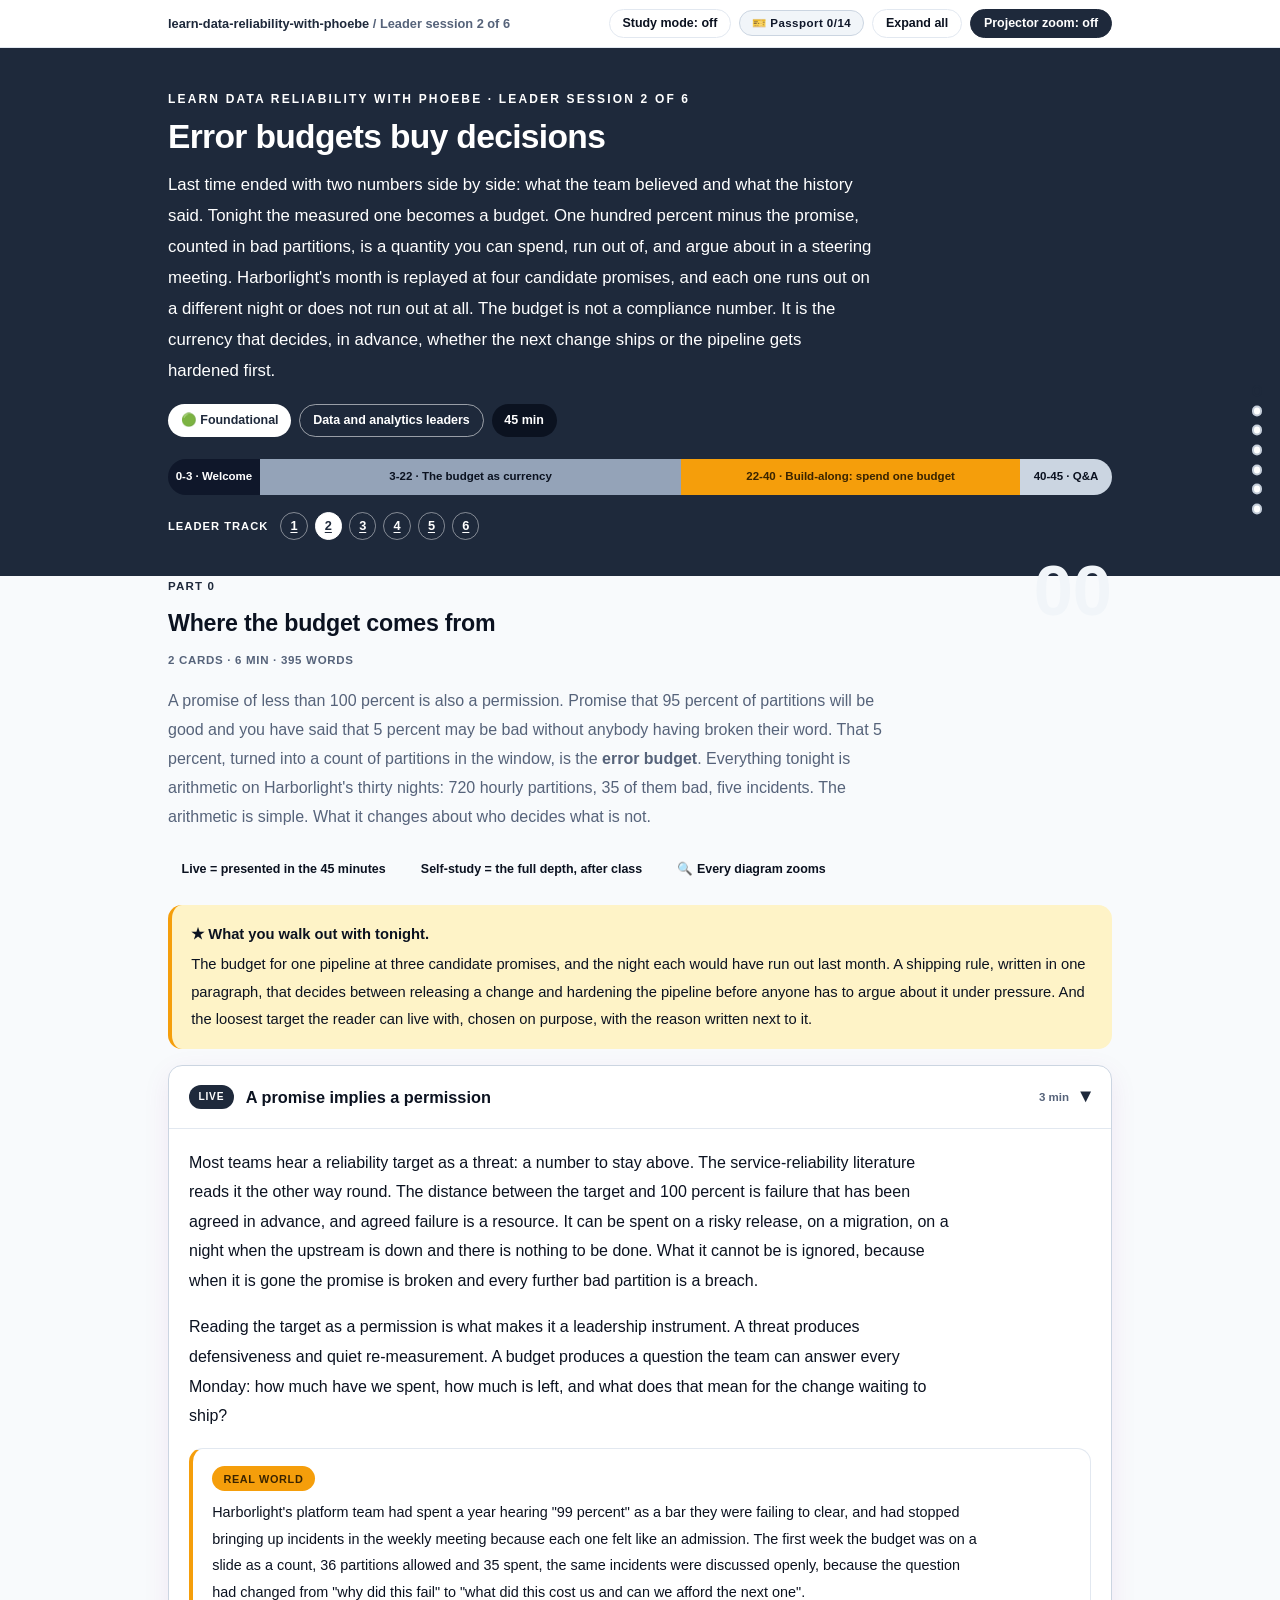
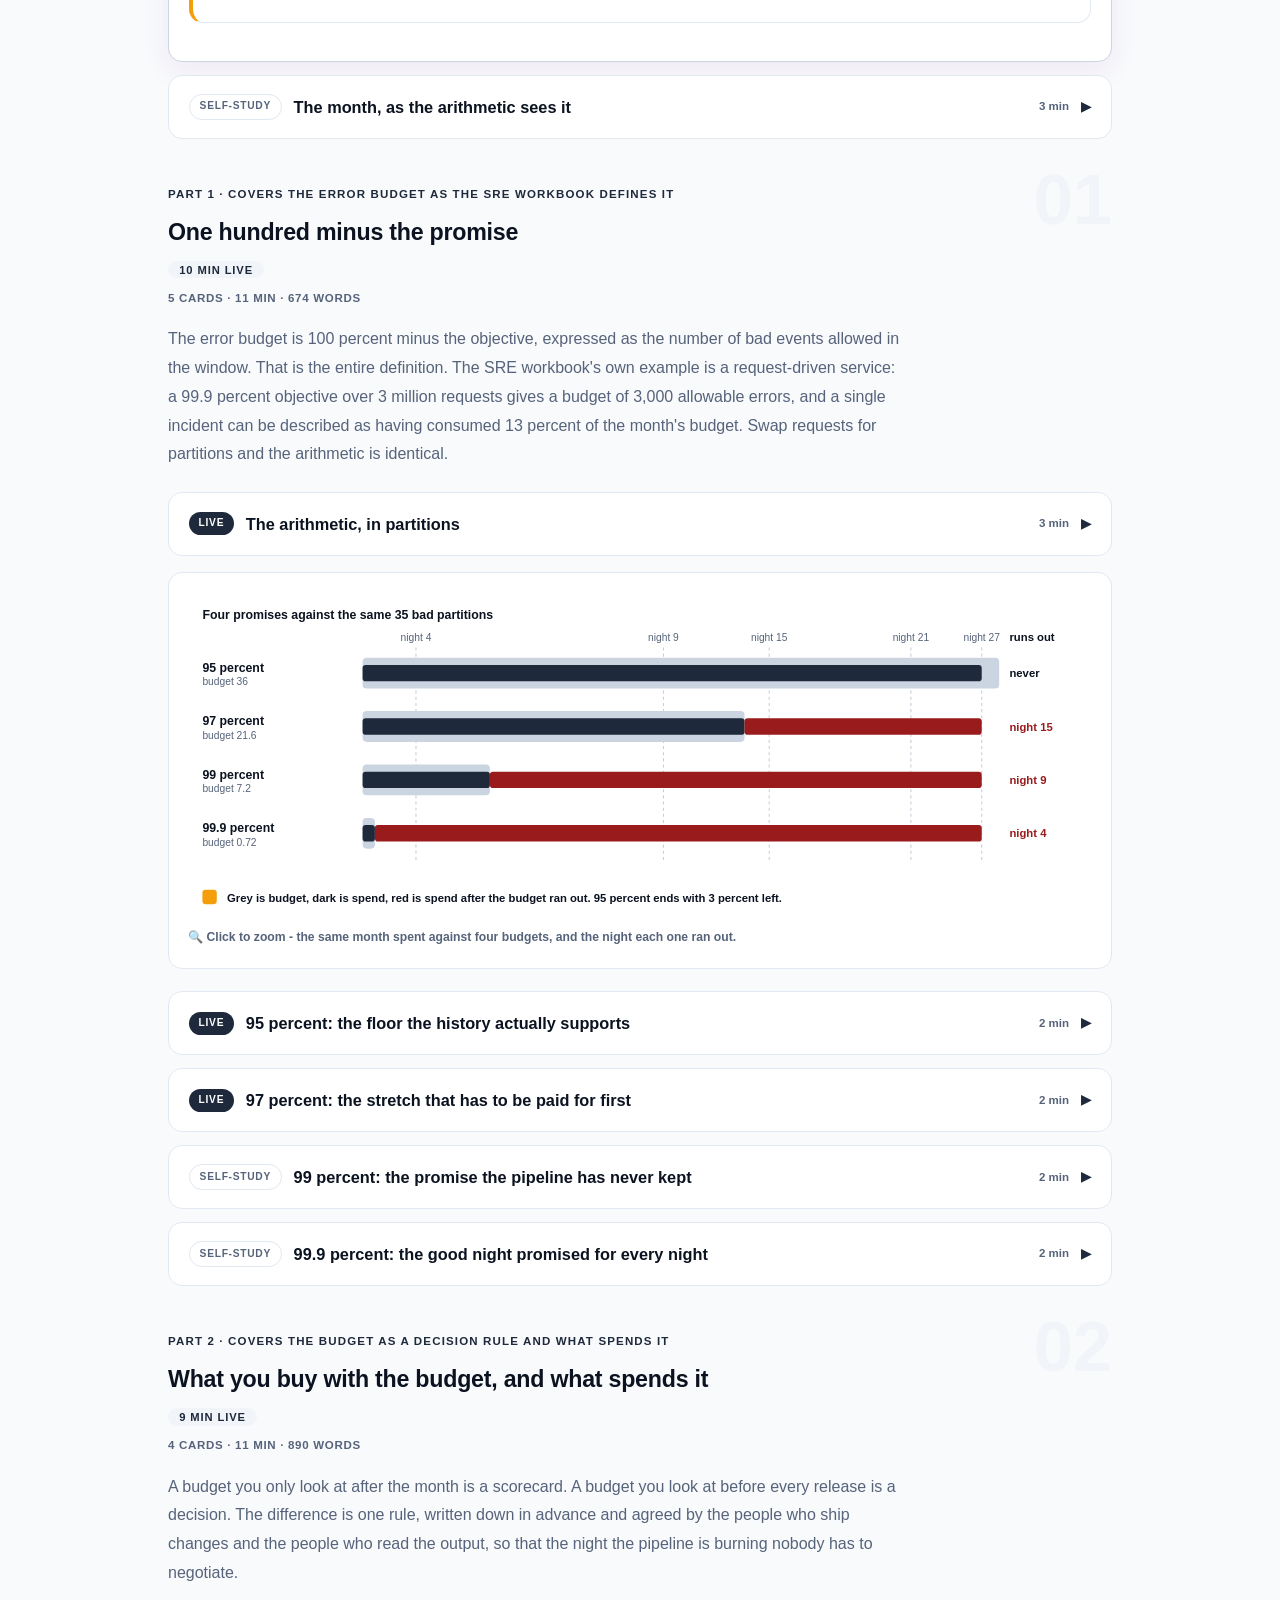
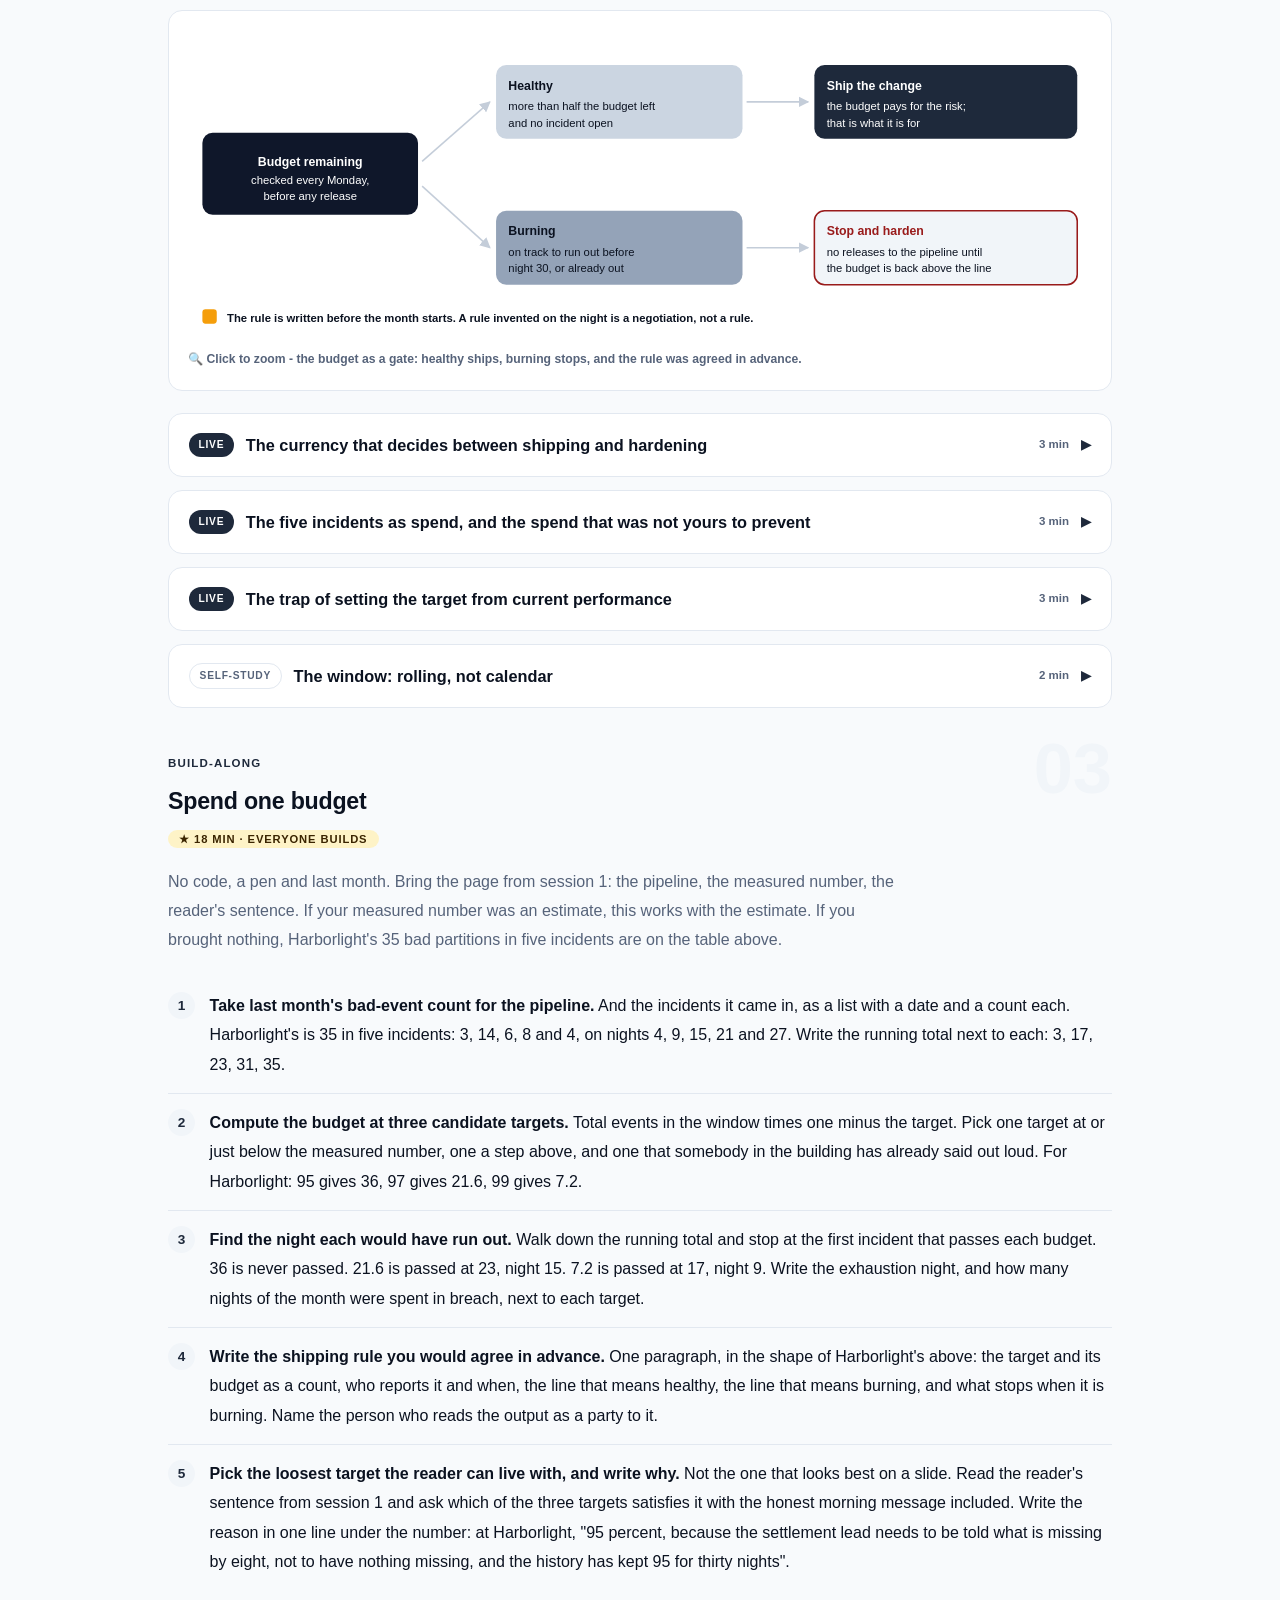
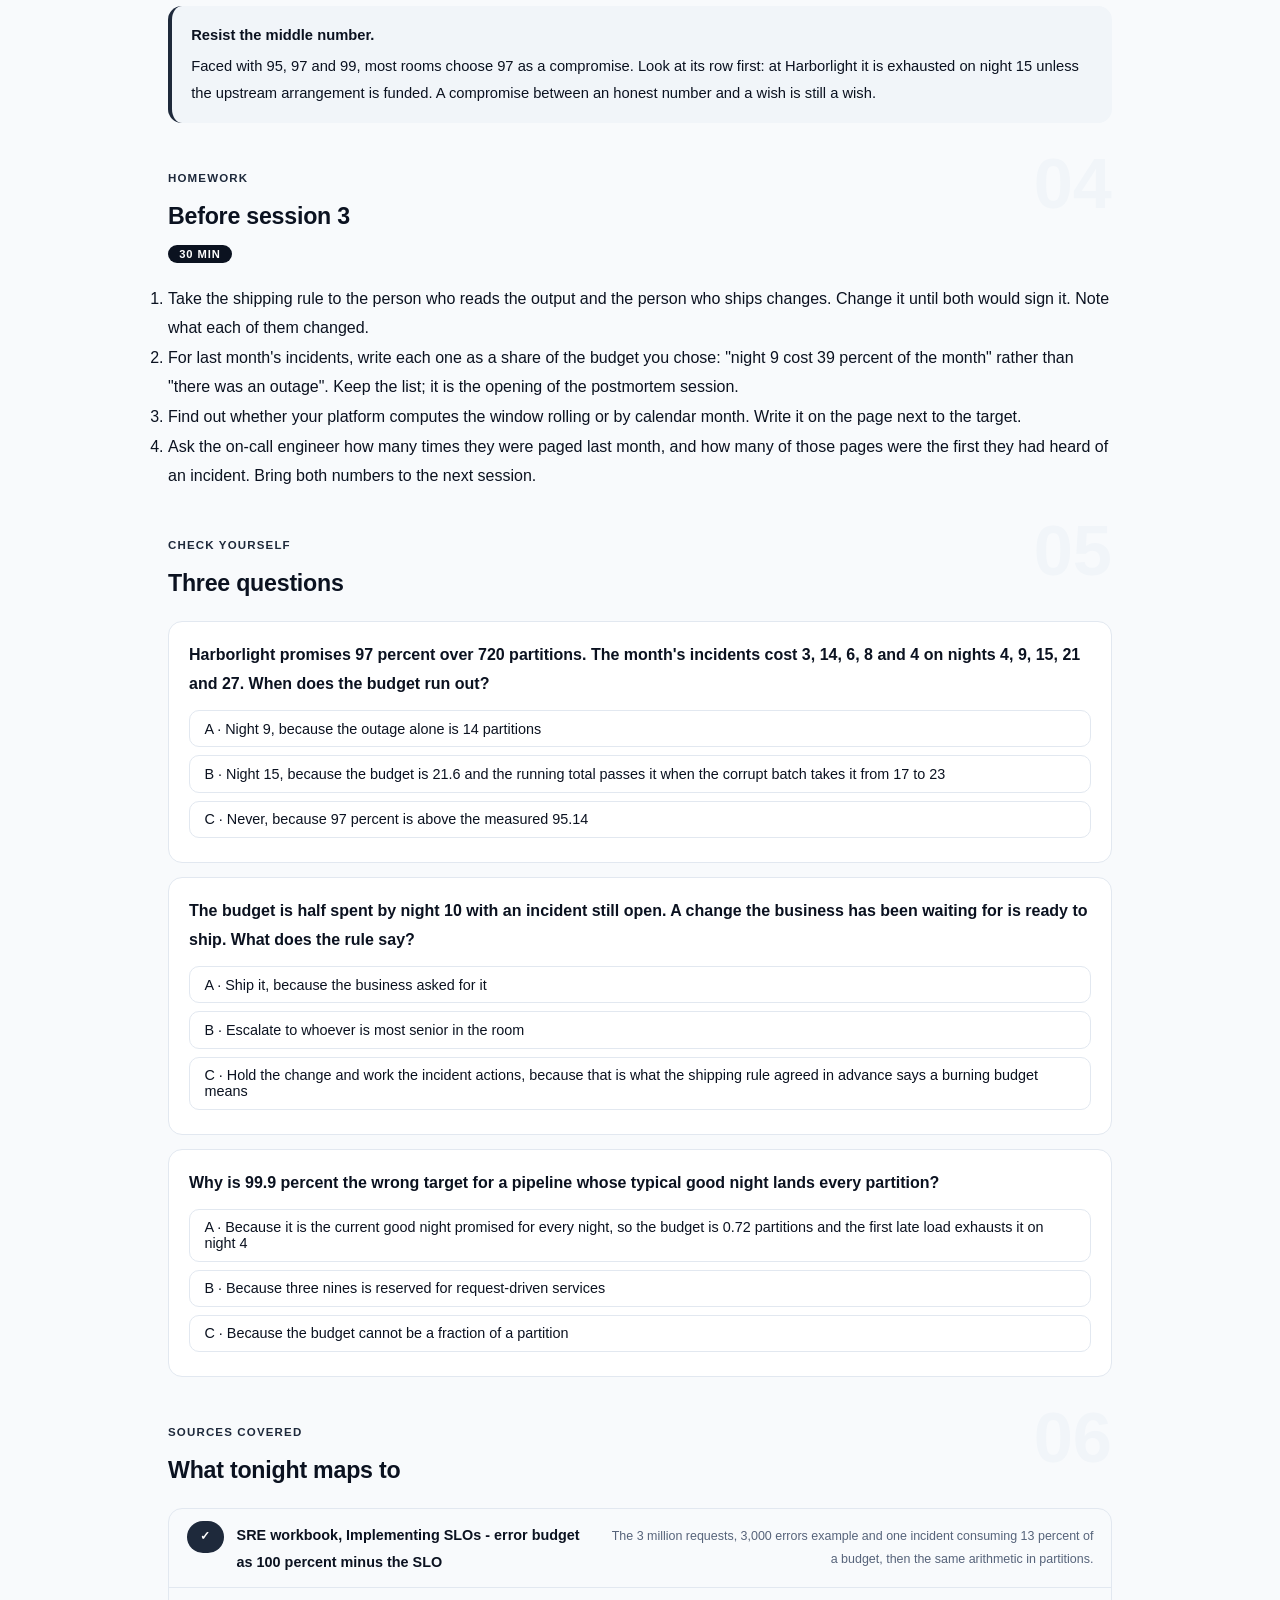
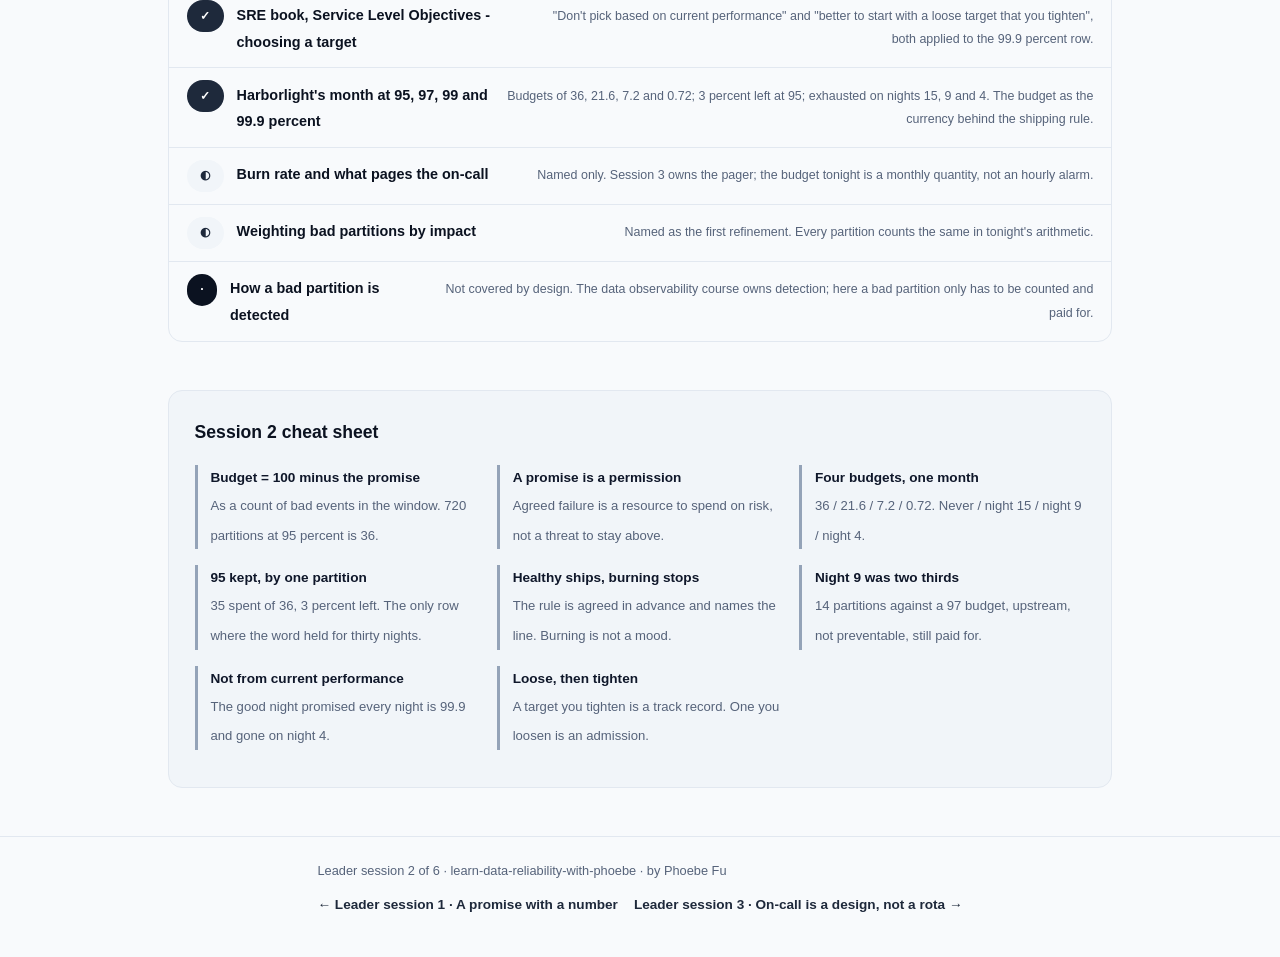
<file: courses/a2-error-budgets.html>
<!DOCTYPE html>
<html lang="en">
<head>
<meta charset="UTF-8">
<meta name="viewport" content="width=device-width, initial-scale=1.0">
<!-- social:start -->
<meta name="description" content="Leader session 2 of 6. The error budget is one hundred percent minus the promise, counted in bad partitions. Harborlight's month replayed at 95, 97, 99 and 99.9 percent: 36 allowed and 3 percent left, or exhausted on night 15, night 9, night 4. The budget is the currency that decides between shipping a change and hardening the pipeline.">
<meta property="og:type" content="article">
<meta property="og:site_name" content="Learn with Phoebe">
<meta property="og:title" content="Error budgets buy decisions - learn data reliability with phoebe">
<meta property="og:description" content="Leader session 2 of 6. Four promises, one month, and the night each one ran out.">
<meta property="og:url" content="https://phoebefu6.github.io/learn-data-reliability-with-phoebe/courses/a2-error-budgets.html">
<meta property="og:image" content="https://phoebefu6.github.io/learn-data-reliability-with-phoebe/assets/og-cover.png">
<meta property="og:image:width" content="1200">
<meta property="og:image:height" content="630">
<meta name="twitter:card" content="summary_large_image">
<meta name="twitter:title" content="Error budgets buy decisions - learn data reliability with phoebe">
<meta name="twitter:description" content="Budget healthy, ship. Budget burning, stop and fix. The rule is agreed before the month starts.">
<meta name="twitter:image" content="https://phoebefu6.github.io/learn-data-reliability-with-phoebe/assets/og-cover.png">
<!-- social:end -->
<title>Leader session 2 · Error budgets buy decisions - learn data reliability with phoebe</title>
<link rel="stylesheet" href="../assets/style.css?v=24">
</head>
<body>

<div class="toolbar">
  <div class="wrap">
    <span class="crumb"><a href="../index.html">learn-data-reliability-with-phoebe</a> / Leader session 2 of 6</span>
    <button class="btn" id="toggle-all" type="button">Expand all</button>
    <button class="btn primary" id="zoom-toggle" type="button">Projector zoom: off</button>
  </div>
</div>

<header class="masthead">
  <div class="wrap">
    <div class="eyebrow">Learn Data Reliability with Phoebe · Leader session 2 of 6</div>
    <h1>Error budgets <span class="accent">buy decisions</span></h1>
    <p class="sub">Last time ended with two numbers side by side: what the team believed and what the history said. Tonight the measured one becomes a budget. One hundred percent minus the promise, counted in bad partitions, is a quantity you can spend, run out of, and argue about in a steering meeting. Harborlight's month is replayed at four candidate promises, and each one runs out on a different night or does not run out at all. The budget is not a compliance number. It is the currency that decides, in advance, whether the next change ships or the pipeline gets hardened first.</p>
    <div class="chip-row">
      <span class="chip level">🟢 Foundational</span>
      <span class="chip audience">Data and analytics leaders</span>
      <span class="chip time">45 min</span>
    </div>
    <div class="agenda">
      <span class="a1" style="flex:1">0-3 · Welcome</span>
      <span class="a2" style="flex:5">3-22 · The budget as currency</span>
      <span class="a3" style="flex:4">22-40 · Build-along: spend one budget</span>
      <span class="a4" style="flex:1">40-45 · Q&amp;A</span>
    </div>
  </div>
</header>

<main class="wrap">

  <!-- ============ INTRO ============ -->
  <section class="section" id="intro">
    <div class="section-kicker">
      <span class="klabel">Part 0</span>
      <h2>Where the budget comes from</h2>
    </div>
    <p class="lede">A promise of less than 100 percent is also a permission. Promise that 95 percent of partitions will be good and you have said that 5 percent may be bad without anybody having broken their word. That 5 percent, turned into a count of partitions in the window, is the <strong>error budget</strong>. Everything tonight is arithmetic on Harborlight's thirty nights: 720 hourly partitions, 35 of them bad, five incidents. The arithmetic is simple. What it changes about who decides what is not.</p>

    <div class="legend">
      <span class="pill">Live = presented in the 45 minutes</span>
      <span class="pill">Self-study = the full depth, after class</span>
      <span class="pill">🔍 Every diagram zooms</span>
    </div>

    <div class="callout win">
      <p><strong>★ What you walk out with tonight.</strong> The budget for one pipeline at three candidate promises, and the night each would have run out last month. A shipping rule, written in one paragraph, that decides between releasing a change and hardening the pipeline before anyone has to argue about it under pressure. And the loosest target the reader can live with, chosen on purpose, with the reason written next to it.</p>
    </div>

    <details class="card" open>
      <summary><span class="mode live">Live</span>A promise implies a permission<span class="mini">3 min</span><span class="caret">▶</span></summary>
      <div class="body">
        <p>Most teams hear a reliability target as a threat: a number to stay above. The service-reliability literature reads it the other way round. The distance between the target and 100 percent is failure that has been agreed in advance, and agreed failure is a resource. It can be spent on a risky release, on a migration, on a night when the upstream is down and there is nothing to be done. What it cannot be is ignored, because when it is gone the promise is broken and every further bad partition is a breach.</p>
        <p>Reading the target as a permission is what makes it a leadership instrument. A threat produces defensiveness and quiet re-measurement. A budget produces a question the team can answer every Monday: how much have we spent, how much is left, and what does that mean for the change waiting to ship?</p>
        <div class="callout example">
          <span class="ex-pill">Real world</span>
          <p>Harborlight's platform team had spent a year hearing "99 percent" as a bar they were failing to clear, and had stopped bringing up incidents in the weekly meeting because each one felt like an admission. The first week the budget was on a slide as a count, 36 partitions allowed and 35 spent, the same incidents were discussed openly, because the question had changed from "why did this fail" to "what did this cost us and can we afford the next one".</p>
        </div>
      </div>
    </details>

    <details class="card">
      <summary><span class="mode self">Self-study</span>The month, as the arithmetic sees it<span class="mini">3 min</span><span class="caret">▶</span></summary>
      <div class="body">
        <ul>
          <li><strong>720 events.</strong> 24 hourly partitions a night for 30 nights. A partition is good when it landed within its hour, its totals reconcile and all three shards arrived.</li>
          <li><strong>35 bad events</strong>, giving 685 good and 95.14 percent achieved.</li>
          <li><strong>Five incidents.</strong> Night 4, a late load, 3 bad partitions. Night 9, an upstream outage, 14. Night 15, a corrupt batch, 6 partitions on time and wrong. Night 21, a flapping connector, 8 scattered across the night. Night 27, a partial load, 4.</li>
          <li><strong>Cumulative spend</strong> after each incident: 3, then 17, then 23, then 31, then 35. The exhaustion night for any budget is the first incident whose cumulative total passes it, which is why every candidate promise below runs out on an incident night or not at all.</li>
          <li><strong>Every bad partition counts the same.</strong> A corrupt settlement total is worse than a late hour, and a mature budget would weight them. Unweighted is where every team starts, and it is enough to make the four decisions tonight.</li>
        </ul>
      </div>
    </details>
  </section>

  <!-- ============ PART 1 ============ -->
  <section class="section" id="part-1">
    <div class="section-kicker">
      <span class="klabel">Part 1 · covers the error budget as the SRE workbook defines it</span>
      <h2>One hundred minus the promise</h2>
      <span class="tag concept">10 min live</span>
    </div>
    <p class="lede">The error budget is 100 percent minus the objective, expressed as the number of bad events allowed in the window. That is the entire definition. The SRE workbook's own example is a request-driven service: a 99.9 percent objective over 3 million requests gives a budget of 3,000 allowable errors, and a single incident can be described as having consumed 13 percent of the month's budget. Swap requests for partitions and the arithmetic is identical.</p>

    <details class="card">
      <summary><span class="mode live">Live</span>The arithmetic, in partitions<span class="mini">3 min</span><span class="caret">▶</span></summary>
      <div class="body">
        <p>Multiply the window by one minus the target. Harborlight's window is 720 partitions, so 95 percent allows 36 bad partitions, 97 percent allows 21.6, 99 percent allows 7.2 and 99.9 percent allows 0.72. A fraction of a partition is a real budget: it means the promise is broken by the first bad hour of the month.</p>
        <p>Then spend the budget in the order the month actually happened. Night 4 costs 3. Night 9 costs 14. Night 15 costs 6. Night 21 costs 8. Night 27 costs 4. The budget is exhausted on the first night where the running total passes what was allowed, and from that night to night 30 every further bad partition is a broken promise rather than a spent one.</p>
        <table class="clean">
          <thead><tr><th>Promise</th><th>Budget (bad partitions allowed)</th><th>Budget left at night 30</th><th>Exhausted on night</th></tr></thead>
          <tbody>
            <tr><td>95 percent</td><td>36</td><td><strong>3 percent</strong></td><td>never</td></tr>
            <tr><td>97 percent</td><td>21.6</td><td>0</td><td><strong>15</strong></td></tr>
            <tr><td>99 percent</td><td>7.2</td><td>0</td><td><strong>9</strong></td></tr>
            <tr><td>99.9 percent, the typical good night promised for every night</td><td>0.72</td><td>0</td><td><strong>4</strong></td></tr>
          </tbody>
        </table>
      </div>
    </details>

    <figure class="zoomable">
      <svg viewBox="0 0 880 316" xmlns="http://www.w3.org/2000/svg" role="img" aria-label="Four horizontal budget bars for promises of 95, 97, 99 and 99.9 percent, drawn on one scale where 36 partitions fill the width. The same 35 bad partitions are drawn as spend across each bar, dark while inside the budget and red once past it. Vertical hairlines mark the five incident nights at cumulative spend of 3, 17, 23, 31 and 35. The 95 percent bar is never exhausted and ends with 3 percent left; 97 percent runs out on night 15, 99 percent on night 9, 99.9 percent on night 4.">
        <style>
          .a2aH { font: 800 12px Inter, sans-serif; fill: #0B1220; }
          .a2aB { font: 400 11px Inter, sans-serif; fill: #0B1220; }
          .a2aM { font: 400 10px Inter, sans-serif; fill: #56637A; }
          .a2aN { font: 700 11px Inter, sans-serif; fill: #0B1220; }
          .a2aR { font: 700 11px Inter, sans-serif; fill: #991B1B; }
        </style>

        <text class="a2aH" x="14" y="26">Four promises against the same 35 bad partitions</text>
        <text class="a2aN" x="800" y="48">runs out</text>

        <text class="a2aM" x="222" y="48" text-anchor="middle">night 4</text>
        <text class="a2aM" x="463" y="48" text-anchor="middle">night 9</text>
        <text class="a2aM" x="566" y="48" text-anchor="middle">night 15</text>
        <text class="a2aM" x="704" y="48" text-anchor="middle">night 21</text>
        <text class="a2aM" x="773" y="48" text-anchor="middle">night 27</text>
        <line x1="222" y1="54" x2="222" y2="264" stroke="#C4CDD9" stroke-width="1" stroke-dasharray="3 3"></line>
        <line x1="463" y1="54" x2="463" y2="264" stroke="#C4CDD9" stroke-width="1" stroke-dasharray="3 3"></line>
        <line x1="566" y1="54" x2="566" y2="264" stroke="#C4CDD9" stroke-width="1" stroke-dasharray="3 3"></line>
        <line x1="704" y1="54" x2="704" y2="264" stroke="#C4CDD9" stroke-width="1" stroke-dasharray="3 3"></line>
        <line x1="773" y1="54" x2="773" y2="264" stroke="#C4CDD9" stroke-width="1" stroke-dasharray="3 3"></line>

        <text class="a2aH" x="14" y="78">95 percent</text>
        <text class="a2aM" x="14" y="91">budget 36</text>
        <rect x="170" y="64" width="620" height="30" rx="4" fill="#CBD5E1"></rect>
        <rect x="170" y="71" width="603" height="16" rx="3" fill="#1E293B"></rect>
        <text class="a2aN" x="800" y="83">never</text>

        <text class="a2aH" x="14" y="130">97 percent</text>
        <text class="a2aM" x="14" y="143">budget 21.6</text>
        <rect x="170" y="116" width="372" height="30" rx="4" fill="#CBD5E1"></rect>
        <rect x="170" y="123" width="372" height="16" rx="3" fill="#1E293B"></rect>
        <rect x="542" y="123" width="231" height="16" rx="3" fill="#991B1B"></rect>
        <text class="a2aR" x="800" y="135">night 15</text>

        <text class="a2aH" x="14" y="182">99 percent</text>
        <text class="a2aM" x="14" y="195">budget 7.2</text>
        <rect x="170" y="168" width="124" height="30" rx="4" fill="#CBD5E1"></rect>
        <rect x="170" y="175" width="124" height="16" rx="3" fill="#1E293B"></rect>
        <rect x="294" y="175" width="479" height="16" rx="3" fill="#991B1B"></rect>
        <text class="a2aR" x="800" y="187">night 9</text>

        <text class="a2aH" x="14" y="234">99.9 percent</text>
        <text class="a2aM" x="14" y="247">budget 0.72</text>
        <rect x="170" y="220" width="12" height="30" rx="4" fill="#CBD5E1"></rect>
        <rect x="170" y="227" width="12" height="16" rx="3" fill="#1E293B"></rect>
        <rect x="182" y="227" width="591" height="16" rx="3" fill="#991B1B"></rect>
        <text class="a2aR" x="800" y="239">night 4</text>

        <rect x="14" y="290" width="14" height="14" rx="3" fill="#F59E0B"></rect>
        <text class="a2aN" x="38" y="302">Grey is budget, dark is spend, red is spend after the budget ran out. 95 percent ends with 3 percent left.</text>
      </svg>
      <figcaption>🔍 Click to zoom - the same month spent against four budgets, and the night each one ran out.</figcaption>
    </figure>

    <details class="card">
      <summary><span class="mode live">Live</span>95 percent: the floor the history actually supports<span class="mini">2 min</span><span class="caret">▶</span></summary>
      <div class="body">
        <p>Thirty-six bad partitions allowed, thirty-five spent, 3 percent of the budget left at night 30. That is one partition of headroom, which is to say the month was kept by the width of a single late hour. As a business decision, 95 percent says: we promise what we have demonstrably delivered, and improvement is funded as a separate line rather than smuggled in as a promise.</p>
        <p>The objection is always that 95 sounds low. It is the only row in the table where the team's word held for thirty nights. A promise that sounds better and breaks on night 15 is not a higher standard; it is a lower one with better marketing.</p>
      </div>
    </details>

    <details class="card">
      <summary><span class="mode live">Live</span>97 percent: the stretch that has to be paid for first<span class="mini">2 min</span><span class="caret">▶</span></summary>
      <div class="body">
        <p>A budget of 21.6 partitions, which the month spent by night 15 when the corrupt batch took the running total from 17 to 23. Half the month in breach. As a business decision, 97 percent is affordable only if one whole class of incident is removed before the promise is made: the upstream outage on night 9 alone cost 14 of the 21.6, so a retry-and-hold arrangement with the upstream team that turns an outage into a late load is what buys this target, and it has to be in place before the number is said aloud, not after.</p>
        <p>Said the other way: 97 percent is a promise about work that has not been done yet. That can be a fine promise, if the work is funded, owned and dated. Without those three it is a hope with a percent sign.</p>
      </div>
    </details>

    <details class="card">
      <summary><span class="mode self">Self-study</span>99 percent: the promise the pipeline has never kept<span class="mini">2 min</span><span class="caret">▶</span></summary>
      <div class="body">
        <p>A budget of 7.2 partitions, gone on night 9 when the upstream outage landed 14 in a single night. Two thirds of the month in breach, and the budget was on track to fail even without the outage: night 4's late load had already spent 3 of 7.2 in the first week. As a business decision, 99 percent is what "basically 99" was all along, a number chosen because it sounded like the kind of number reliable things have.</p>
        <p>The cost is not the breach itself. It is what happens in month two, when the team stops reporting against a number it can never meet, the reader stops believing any number the team says, and the pipeline is back to being "reliable" in word only. A target the history cannot support does not raise reliability; it retires the measurement.</p>
      </div>
    </details>

    <details class="card">
      <summary><span class="mode self">Self-study</span>99.9 percent: the good night promised for every night<span class="mini">2 min</span><span class="caret">▶</span></summary>
      <div class="body">
        <p>A budget of 0.72 partitions, less than one, gone on night 4 by the first late load of the month. On a typical good night Harborlight lands every partition, so 99.9 percent feels like a description of the pipeline rather than a stretch. It is a description of the median night, promised for all thirty, and the first bad hour breaks it before the first week is out.</p>
        <p>As a business decision this is the one that looks like ambition and behaves like a resignation: twenty-six nights of the month spent in breach, and a team that learns within the first week that the number on the slide has nothing to do with anything they can affect. The literature's warning against picking a target from current performance is aimed exactly here.</p>
      </div>
    </details>
  </section>

  <!-- ============ PART 2 ============ -->
  <section class="section" id="part-2">
    <div class="section-kicker">
      <span class="klabel">Part 2 · covers the budget as a decision rule and what spends it</span>
      <h2>What you buy with the budget, and what spends it</h2>
      <span class="tag concept">9 min live</span>
    </div>
    <p class="lede">A budget you only look at after the month is a scorecard. A budget you look at before every release is a decision. The difference is one rule, written down in advance and agreed by the people who ship changes and the people who read the output, so that the night the pipeline is burning nobody has to negotiate.</p>

    <figure class="zoomable">
      <svg viewBox="0 0 880 300" xmlns="http://www.w3.org/2000/svg" role="img" aria-label="A decision gate. On the left, budget remaining checked every Monday. Two arrows lead to two states: healthy, more than half the budget left and no incident open, which leads to ship the change; and burning, on track to run out before night 30 or already out, which leads to stop and harden with no releases to the pipeline until the budget is back above the line. A note says the rule is written before the month starts.">
        <style>
          .a2bT { font: 800 12px Inter, sans-serif; fill: #fff; }
          .a2bH { font: 800 12px Inter, sans-serif; fill: #0B1220; }
          .a2bB { font: 400 11px Inter, sans-serif; fill: #0B1220; }
          .a2bW { font: 400 11px Inter, sans-serif; fill: #fff; }
          .a2bM { font: 400 11px Inter, sans-serif; fill: #56637A; }
          .a2bN { font: 700 11px Inter, sans-serif; fill: #0B1220; }
          .a2bR { font: 800 12px Inter, sans-serif; fill: #991B1B; }
        </style>
        <defs>
          <marker id="a2bAr" viewBox="0 0 10 10" refX="9" refY="5" markerWidth="7" markerHeight="7" orient="auto"><path d="M0,0 L10,5 L0,10 z" fill="#C4CDD9"></path></marker>
        </defs>

        <rect x="14" y="100" width="210" height="80" rx="10" fill="#0F172A"></rect>
        <text class="a2bT" x="119" y="132" text-anchor="middle">Budget remaining</text>
        <text class="a2bW" x="119" y="150" text-anchor="middle">checked every Monday,</text>
        <text class="a2bW" x="119" y="166" text-anchor="middle">before any release</text>

        <line x1="228" y1="128" x2="294" y2="70" stroke="#C4CDD9" stroke-width="1.5" marker-end="url(#a2bAr)"></line>
        <line x1="228" y1="152" x2="294" y2="212" stroke="#C4CDD9" stroke-width="1.5" marker-end="url(#a2bAr)"></line>

        <rect x="300" y="34" width="240" height="72" rx="10" fill="#CBD5E1"></rect>
        <text class="a2bH" x="312" y="58">Healthy</text>
        <text class="a2bB" x="312" y="78">more than half the budget left</text>
        <text class="a2bB" x="312" y="94">and no incident open</text>

        <rect x="300" y="176" width="240" height="72" rx="10" fill="#94A3B8"></rect>
        <text class="a2bH" x="312" y="200">Burning</text>
        <text class="a2bB" x="312" y="220">on track to run out before</text>
        <text class="a2bB" x="312" y="236">night 30, or already out</text>

        <line x1="544" y1="70" x2="604" y2="70" stroke="#C4CDD9" stroke-width="1.5" marker-end="url(#a2bAr)"></line>
        <line x1="544" y1="212" x2="604" y2="212" stroke="#C4CDD9" stroke-width="1.5" marker-end="url(#a2bAr)"></line>

        <rect x="610" y="34" width="256" height="72" rx="10" fill="#1E293B"></rect>
        <text class="a2bT" x="622" y="58">Ship the change</text>
        <text class="a2bW" x="622" y="78">the budget pays for the risk;</text>
        <text class="a2bW" x="622" y="94">that is what it is for</text>

        <rect x="610" y="176" width="256" height="72" rx="10" fill="#F1F5F9" stroke="#991B1B" stroke-width="1.5"></rect>
        <text class="a2bR" x="622" y="200">Stop and harden</text>
        <text class="a2bB" x="622" y="220">no releases to the pipeline until</text>
        <text class="a2bB" x="622" y="236">the budget is back above the line</text>

        <rect x="14" y="272" width="14" height="14" rx="3" fill="#F59E0B"></rect>
        <text class="a2bN" x="38" y="284">The rule is written before the month starts. A rule invented on the night is a negotiation, not a rule.</text>
      </svg>
      <figcaption>🔍 Click to zoom - the budget as a gate: healthy ships, burning stops, and the rule was agreed in advance.</figcaption>
    </figure>

    <details class="card">
      <summary><span class="mode live">Live</span>The currency that decides between shipping and hardening<span class="mini">3 min</span><span class="caret">▶</span></summary>
      <div class="body">
        <p>Every pipeline has two queues competing for the same engineers: changes the business asked for, and work that makes the pipeline fail less. Without a budget the choice between them is made by whoever shouted most recently. With a budget the choice is made by a rule agreed before anyone was shouting.</p>
        <ul>
          <li><strong>Budget healthy:</strong> ship. The budget exists to be spent on risk, and a team that ends every month with 90 percent of its budget unspent is over-hardening a pipeline the reader was already happy with.</li>
          <li><strong>Budget burning:</strong> stop and fix. No releases to the pipeline until the budget is back above the line, and the engineers who would have shipped the change work the incident's action items instead.</li>
          <li><strong>The rule is agreed in advance,</strong> by the people who ship and the people who read, and it names the threshold. "Burning" is not a mood; it is a line on the chart that everybody can see.</li>
        </ul>
        <div class="prompt-box good">
          <span class="label">★ Harborlight's shipping rule, as agreed with the settlement lead</span>
Target: 95 percent of hourly orders partitions good over a rolling 30 nights, which is a budget of 36.
Every Monday the platform lead reports budget remaining as a count and a percent.
While more than half the budget remains and no incident is open, changes to the orders pipeline ship on their normal schedule.
When the budget is on track to run out before night 30, or has run out, no change ships to the orders pipeline until the budget is back above half. The release engineers work the open incident actions instead.
An upstream outage spends the budget like any other incident. Whose fault it was is a question for the postmortem, not for the rule.
        </div>
        <div class="prompt-box bad">
          <span class="label">✕ The version that is not a rule</span>
We will monitor the error budget closely and make release decisions on a case-by-case basis in consultation with stakeholders.
        </div>
      </div>
    </details>

    <details class="card">
      <summary><span class="mode live">Live</span>The five incidents as spend, and the spend that was not yours to prevent<span class="mini">3 min</span><span class="caret">▶</span></summary>
      <div class="body">
        <p>Describing an incident in budget terms is the single most useful thing a leader can do with the arithmetic, because it turns "there was an outage" into "that cost us two thirds of the month". Against the 97 percent budget of 21.6 partitions:</p>
        <table class="clean">
          <thead><tr><th>Night</th><th>Incident</th><th>Bad partitions</th><th>Share of a 97 percent budget</th></tr></thead>
          <tbody>
            <tr><td>4</td><td>Late load</td><td>3</td><td>about 14 percent</td></tr>
            <tr><td>9</td><td>Upstream outage</td><td><strong>14</strong></td><td><strong>about two thirds, in one night</strong></td></tr>
            <tr><td>15</td><td>Corrupt batch, on time and wrong</td><td>6</td><td>about 28 percent; the budget ran out here</td></tr>
            <tr><td>21</td><td>Flapping connector, scattered</td><td>8</td><td>about 37 percent, all of it in breach</td></tr>
            <tr><td>27</td><td>Partial load</td><td>4</td><td>about 19 percent, all of it in breach</td></tr>
          </tbody>
        </table>
        <p>Night 9 is the honest limit of the whole exercise. The upstream source was down; nothing the Harborlight team did or could have done that night would have landed those fourteen partitions. The budget still pays for them, because the reader did not get her hours and the reader does not care whose fault that was. Some spend is not yours to prevent. It is still yours to promise around, which is why the target has to leave room for the upstream's bad month as well as your own.</p>
      </div>
    </details>

    <details class="card">
      <summary><span class="mode live">Live</span>The trap of setting the target from current performance<span class="mini">3 min</span><span class="caret">▶</span></summary>
      <div class="body">
        <p>The SRE book's first piece of advice on choosing a target is "don't pick based on current performance". It sounds like a contradiction of everything above, since the whole session has been about reading the history. It is not. The trap is picking the number the pipeline happens to produce, whether that is the typical good night or last month's exact figure, without asking two other questions: what does the reader actually need, and what will the team be able to keep saying out loud in month three.</p>
        <p>The 99.9 percent row is the trap in its purest form: the current good night, promised as a target. But so is copying 95.14 onto the slide as if a measurement were a decision. The measured number is the ceiling on what can be honestly promised. The target is chosen underneath it, from the reader's sentence and the work that is funded. The book's companion advice is the way out: it is "better to start with a loose target that you tighten" than to start strict and quietly stop reporting. Promise 95, keep it for three months, fund the upstream arrangement, and then tighten to 97 with the history to show for it.</p>
        <div class="callout tip">
          <p><strong>A target you tighten is a track record.</strong> A target you loosen is an admission. Choose the first one on purpose, even when the loose number feels embarrassing on the slide.</p>
        </div>
      </div>
    </details>

    <details class="card">
      <summary><span class="mode self">Self-study</span>The window: rolling, not calendar<span class="mini">2 min</span><span class="caret">▶</span></summary>
      <div class="body">
        <p>The budget is computed over a window, and the choice of window is a leadership decision disguised as a technical one. A calendar month resets the budget to full at midnight on the first, which teaches every team in the building to ship its riskiest changes on the second. A rolling thirty nights never resets: night 9's outage stays in the window until night 39, and the team has to live with the spend it caused for a full month.</p>
        <ul>
          <li><strong>Rolling</strong> makes the budget honest and makes the shipping rule bite continuously. It is the default worth insisting on.</li>
          <li><strong>Calendar</strong> is easier to report to finance and is what many platforms compute by default. If that is what you have, know that "budget remaining" on the 2nd of the month means almost nothing.</li>
          <li><strong>Whichever you use, say which,</strong> on the slide, every time. Two people quoting budget remaining over different windows are two people about to have an argument nobody can win.</li>
        </ul>
      </div>
    </details>
  </section>

  <!-- ============ DEMO ============ -->
  <section class="section" id="demo-1">
    <div class="section-kicker">
      <span class="klabel">Build-along</span>
      <h2>Spend one budget</h2>
      <span class="tag demo">★ 18 min · everyone builds</span>
    </div>
    <p class="lede">No code, a pen and last month. Bring the page from session 1: the pipeline, the measured number, the reader's sentence. If your measured number was an estimate, this works with the estimate. If you brought nothing, Harborlight's 35 bad partitions in five incidents are on the table above.</p>

    <div class="steps">
      <div class="step">
        <p><strong>Take last month's bad-event count for the pipeline.</strong> And the incidents it came in, as a list with a date and a count each. Harborlight's is 35 in five incidents: 3, 14, 6, 8 and 4, on nights 4, 9, 15, 21 and 27. Write the running total next to each: 3, 17, 23, 31, 35.</p>
      </div>
      <div class="step">
        <p><strong>Compute the budget at three candidate targets.</strong> Total events in the window times one minus the target. Pick one target at or just below the measured number, one a step above, and one that somebody in the building has already said out loud. For Harborlight: 95 gives 36, 97 gives 21.6, 99 gives 7.2.</p>
      </div>
      <div class="step">
        <p><strong>Find the night each would have run out.</strong> Walk down the running total and stop at the first incident that passes each budget. 36 is never passed. 21.6 is passed at 23, night 15. 7.2 is passed at 17, night 9. Write the exhaustion night, and how many nights of the month were spent in breach, next to each target.</p>
      </div>
      <div class="step">
        <p><strong>Write the shipping rule you would agree in advance.</strong> One paragraph, in the shape of Harborlight's above: the target and its budget as a count, who reports it and when, the line that means healthy, the line that means burning, and what stops when it is burning. Name the person who reads the output as a party to it.</p>
      </div>
      <div class="step">
        <p><strong>Pick the loosest target the reader can live with, and write why.</strong> Not the one that looks best on a slide. Read the reader's sentence from session 1 and ask which of the three targets satisfies it with the honest morning message included. Write the reason in one line under the number: at Harborlight, "95 percent, because the settlement lead needs to be told what is missing by eight, not to have nothing missing, and the history has kept 95 for thirty nights".</p>
      </div>
    </div>

    <div class="callout tip">
      <p><strong>Resist the middle number.</strong> Faced with 95, 97 and 99, most rooms choose 97 as a compromise. Look at its row first: at Harborlight it is exhausted on night 15 unless the upstream arrangement is funded. A compromise between an honest number and a wish is still a wish.</p>
    </div>
  </section>

  <!-- ============ HOMEWORK ============ -->
  <section class="section" id="exercise">
    <div class="section-kicker">
      <span class="klabel">Homework</span>
      <h2>Before session 3</h2>
      <span class="tag exercise">30 min</span>
    </div>
    <ol>
      <li>Take the shipping rule to the person who reads the output and the person who ships changes. Change it until both would sign it. Note what each of them changed.</li>
      <li>For last month's incidents, write each one as a share of the budget you chose: "night 9 cost 39 percent of the month" rather than "there was an outage". Keep the list; it is the opening of the postmortem session.</li>
      <li>Find out whether your platform computes the window rolling or by calendar month. Write it on the page next to the target.</li>
      <li>Ask the on-call engineer how many times they were paged last month, and how many of those pages were the first they had heard of an incident. Bring both numbers to the next session.</li>
    </ol>
  </section>

  <!-- ============ QUIZ ============ -->
  <section class="section" id="quiz">
    <div class="section-kicker">
      <span class="klabel">Check yourself</span>
      <h2>Three questions</h2>
    </div>

    <div class="quiz-q" data-answer="1">
      <p class="qtext">Harborlight promises 97 percent over 720 partitions. The month's incidents cost 3, 14, 6, 8 and 4 on nights 4, 9, 15, 21 and 27. When does the budget run out?</p>
      <button class="qopt" type="button">A · Night 9, because the outage alone is 14 partitions</button>
      <button class="qopt" type="button">B · Night 15, because the budget is 21.6 and the running total passes it when the corrupt batch takes it from 17 to 23</button>
      <button class="qopt" type="button">C · Never, because 97 percent is above the measured 95.14</button>
      <p class="qwhy">100 minus 97 is 3 percent of 720, which is 21.6 bad partitions. After night 9 the total is 17, still inside. Night 15 takes it to 23. A promise above the measured number does not add budget; it removes it.</p>
    </div>

    <div class="quiz-q" data-answer="2">
      <p class="qtext">The budget is half spent by night 10 with an incident still open. A change the business has been waiting for is ready to ship. What does the rule say?</p>
      <button class="qopt" type="button">A · Ship it, because the business asked for it</button>
      <button class="qopt" type="button">B · Escalate to whoever is most senior in the room</button>
      <button class="qopt" type="button">C · Hold the change and work the incident actions, because that is what the shipping rule agreed in advance says a burning budget means</button>
      <p class="qwhy">The whole value of the rule is that it was agreed before anyone was under pressure. A budget consulted only after the month is a scorecard; a budget consulted before every release is a decision.</p>
    </div>

    <div class="quiz-q" data-answer="0">
      <p class="qtext">Why is 99.9 percent the wrong target for a pipeline whose typical good night lands every partition?</p>
      <button class="qopt" type="button">A · Because it is the current good night promised for every night, so the budget is 0.72 partitions and the first late load exhausts it on night 4</button>
      <button class="qopt" type="button">B · Because three nines is reserved for request-driven services</button>
      <button class="qopt" type="button">C · Because the budget cannot be a fraction of a partition</button>
      <p class="qwhy">"Don't pick based on current performance" is the literature's first piece of target advice. A median night is a description, not a promise, and it is broken before the first week is out. Better to start loose and tighten with the history to show for it.</p>
    </div>

    <p class="quiz-score"></p>
  </section>

  <!-- ============ COVERAGE ============ -->
  <section class="section" id="official">
    <div class="section-kicker">
      <span class="klabel">Sources covered</span>
      <h2>What tonight maps to</h2>
    </div>
    <div class="covered">
      <div class="covered-row">
        <span class="status pill solid">✓</span>
        <span class="name">SRE workbook, Implementing SLOs - error budget as 100 percent minus the SLO</span>
        <span class="note">The 3 million requests, 3,000 errors example and one incident consuming 13 percent of a budget, then the same arithmetic in partitions.</span>
      </div>
      <div class="covered-row">
        <span class="status pill solid">✓</span>
        <span class="name">SRE book, Service Level Objectives - choosing a target</span>
        <span class="note">"Don't pick based on current performance" and "better to start with a loose target that you tighten", both applied to the 99.9 percent row.</span>
      </div>
      <div class="covered-row">
        <span class="status pill solid">✓</span>
        <span class="name">Harborlight's month at 95, 97, 99 and 99.9 percent</span>
        <span class="note">Budgets of 36, 21.6, 7.2 and 0.72; 3 percent left at 95; exhausted on nights 15, 9 and 4. The budget as the currency behind the shipping rule.</span>
      </div>
      <div class="covered-row">
        <span class="status pill light">◐</span>
        <span class="name">Burn rate and what pages the on-call</span>
        <span class="note">Named only. Session 3 owns the pager; the budget tonight is a monthly quantity, not an hourly alarm.</span>
      </div>
      <div class="covered-row">
        <span class="status pill light">◐</span>
        <span class="name">Weighting bad partitions by impact</span>
        <span class="note">Named as the first refinement. Every partition counts the same in tonight's arithmetic.</span>
      </div>
      <div class="covered-row">
        <span class="status pill inkpill">·</span>
        <span class="name">How a bad partition is detected</span>
        <span class="note">Not covered by design. The data observability course owns detection; here a bad partition only has to be counted and paid for.</span>
      </div>
    </div>
  </section>

  <!-- ============ CHEAT SHEET ============ -->
  <section class="cheat" id="cheatsheet">
    <h3>Session 2 cheat sheet</h3>
    <div class="grid-2">
      <div class="cheat-item"><b>Budget = 100 minus the promise</b><span>As a count of bad events in the window. 720 partitions at 95 percent is 36.</span></div>
      <div class="cheat-item"><b>A promise is a permission</b><span>Agreed failure is a resource to spend on risk, not a threat to stay above.</span></div>
      <div class="cheat-item"><b>Four budgets, one month</b><span>36 / 21.6 / 7.2 / 0.72. Never / night 15 / night 9 / night 4.</span></div>
      <div class="cheat-item"><b>95 kept, by one partition</b><span>35 spent of 36, 3 percent left. The only row where the word held for thirty nights.</span></div>
      <div class="cheat-item"><b>Healthy ships, burning stops</b><span>The rule is agreed in advance and names the line. Burning is not a mood.</span></div>
      <div class="cheat-item"><b>Night 9 was two thirds</b><span>14 partitions against a 97 budget, upstream, not preventable, still paid for.</span></div>
      <div class="cheat-item"><b>Not from current performance</b><span>The good night promised every night is 99.9 and gone on night 4.</span></div>
      <div class="cheat-item"><b>Loose, then tighten</b><span>A target you tighten is a track record. One you loosen is an admission.</span></div>
    </div>
  </section>

</main>

<footer class="pagefoot">
  <div class="wrap">
    <p>Leader session 2 of 6 · learn-data-reliability-with-phoebe · by Phoebe Fu</p>
    <nav class="pagenav">
      <a href="a1-promise-with-a-number.html">← Leader session 1 · A promise with a number</a>
      <a href="a3-on-call-is-a-design.html">Leader session 3 · On-call is a design, not a rota →</a>
    </nav>
  </div>
</footer>

<script src="../assets/app.js?v=22"></script>
</body>
</html>
</file>
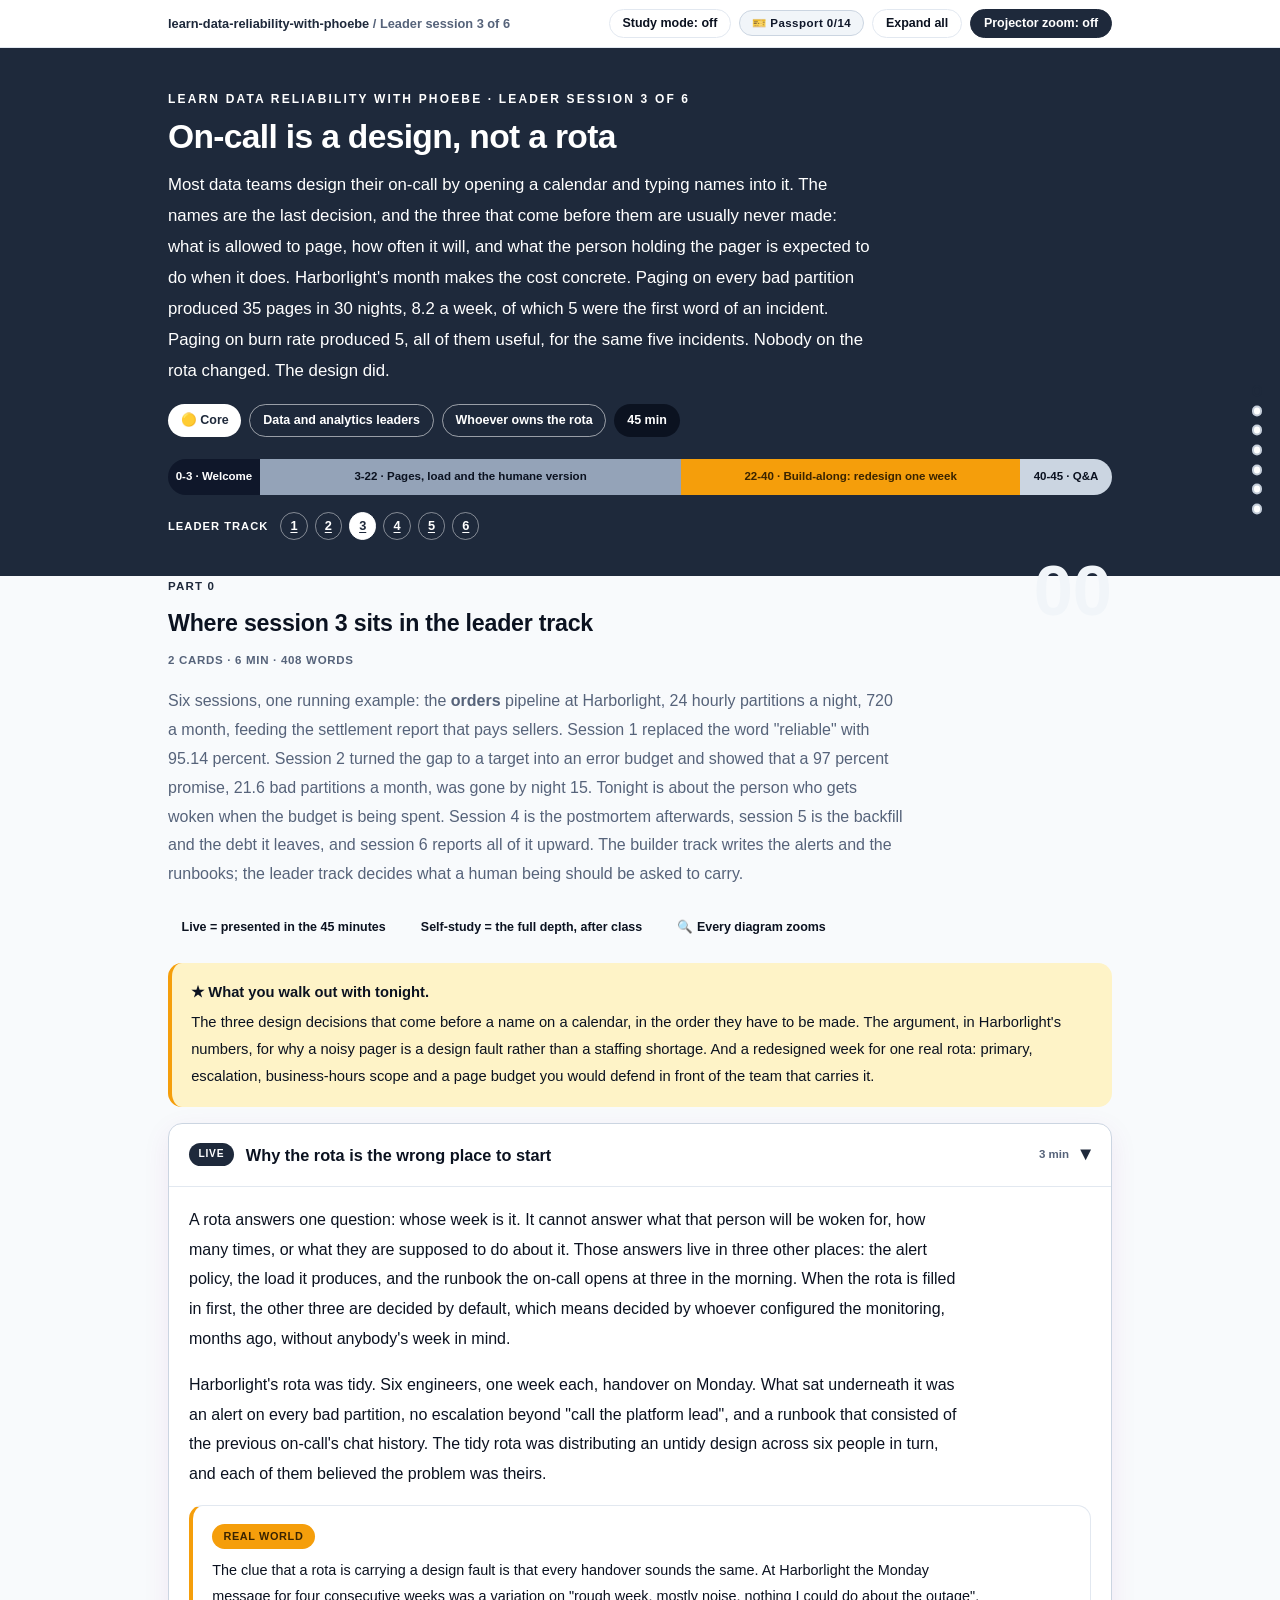
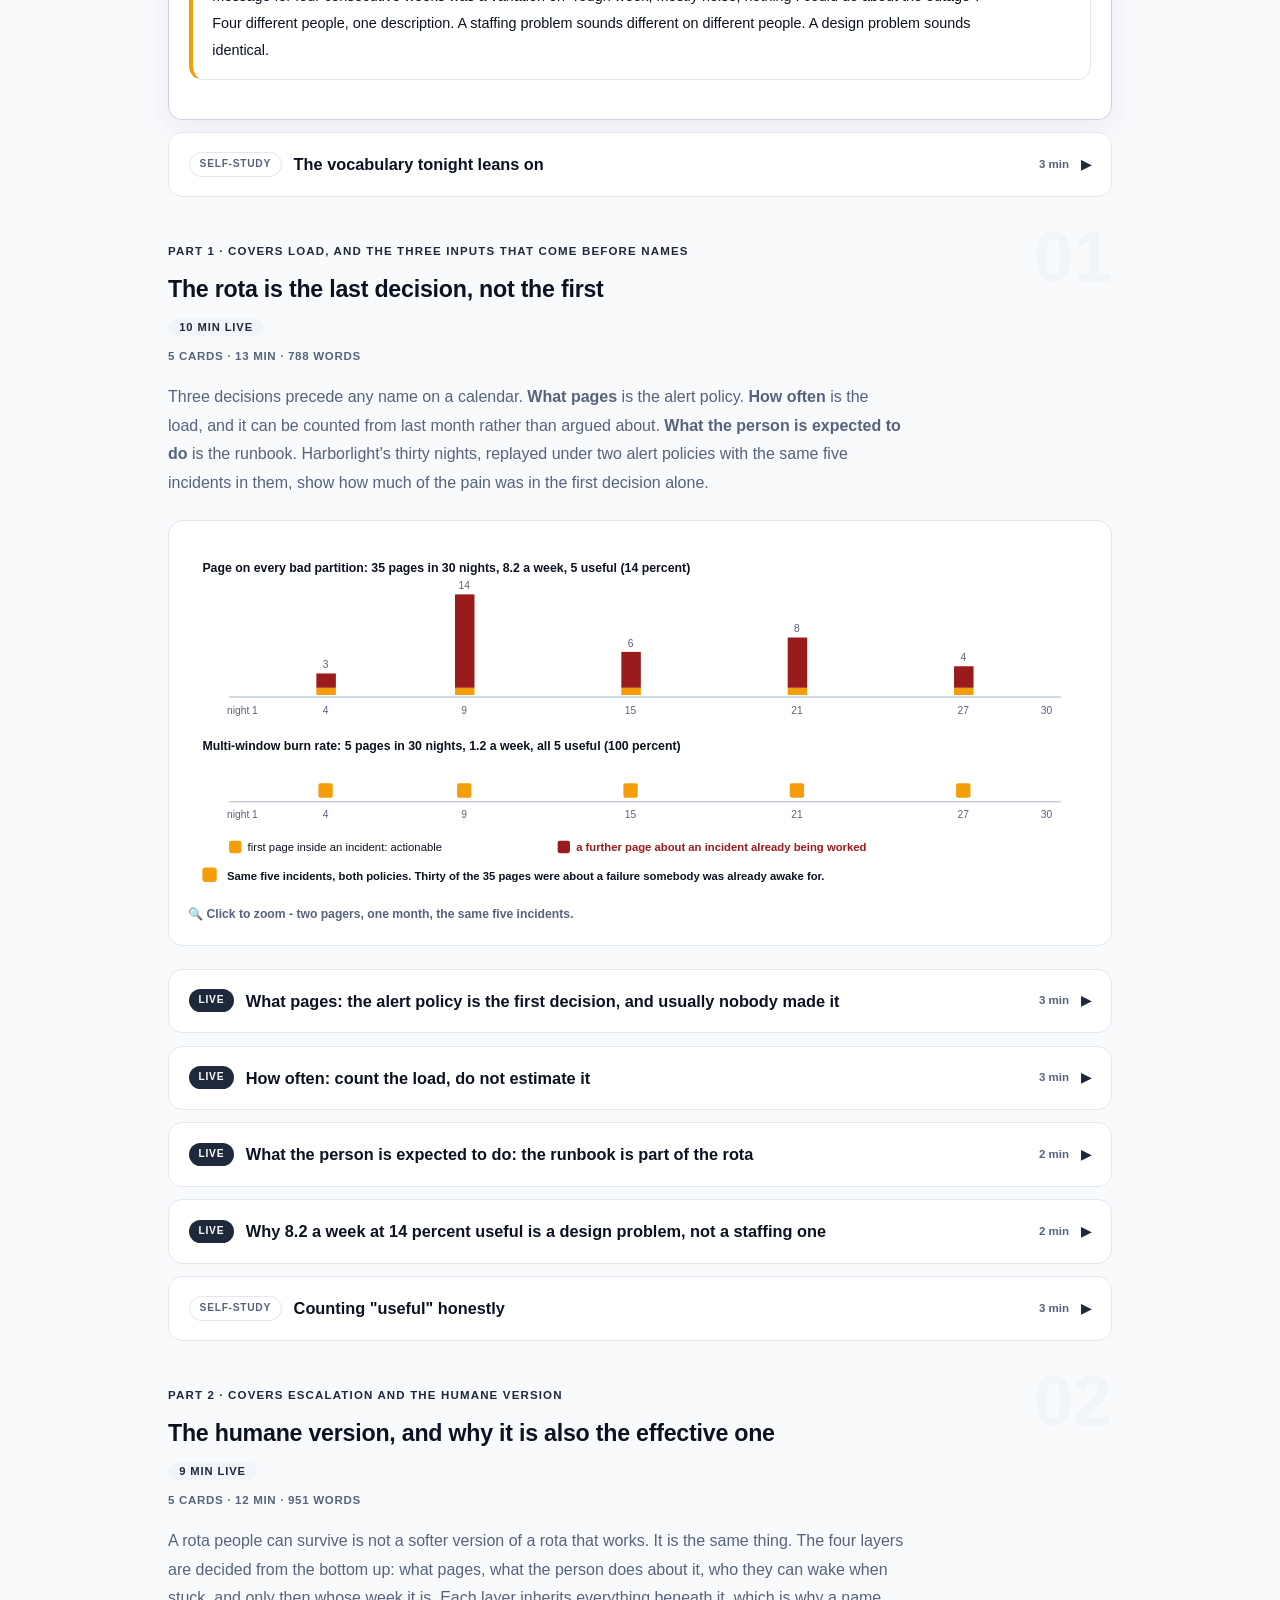
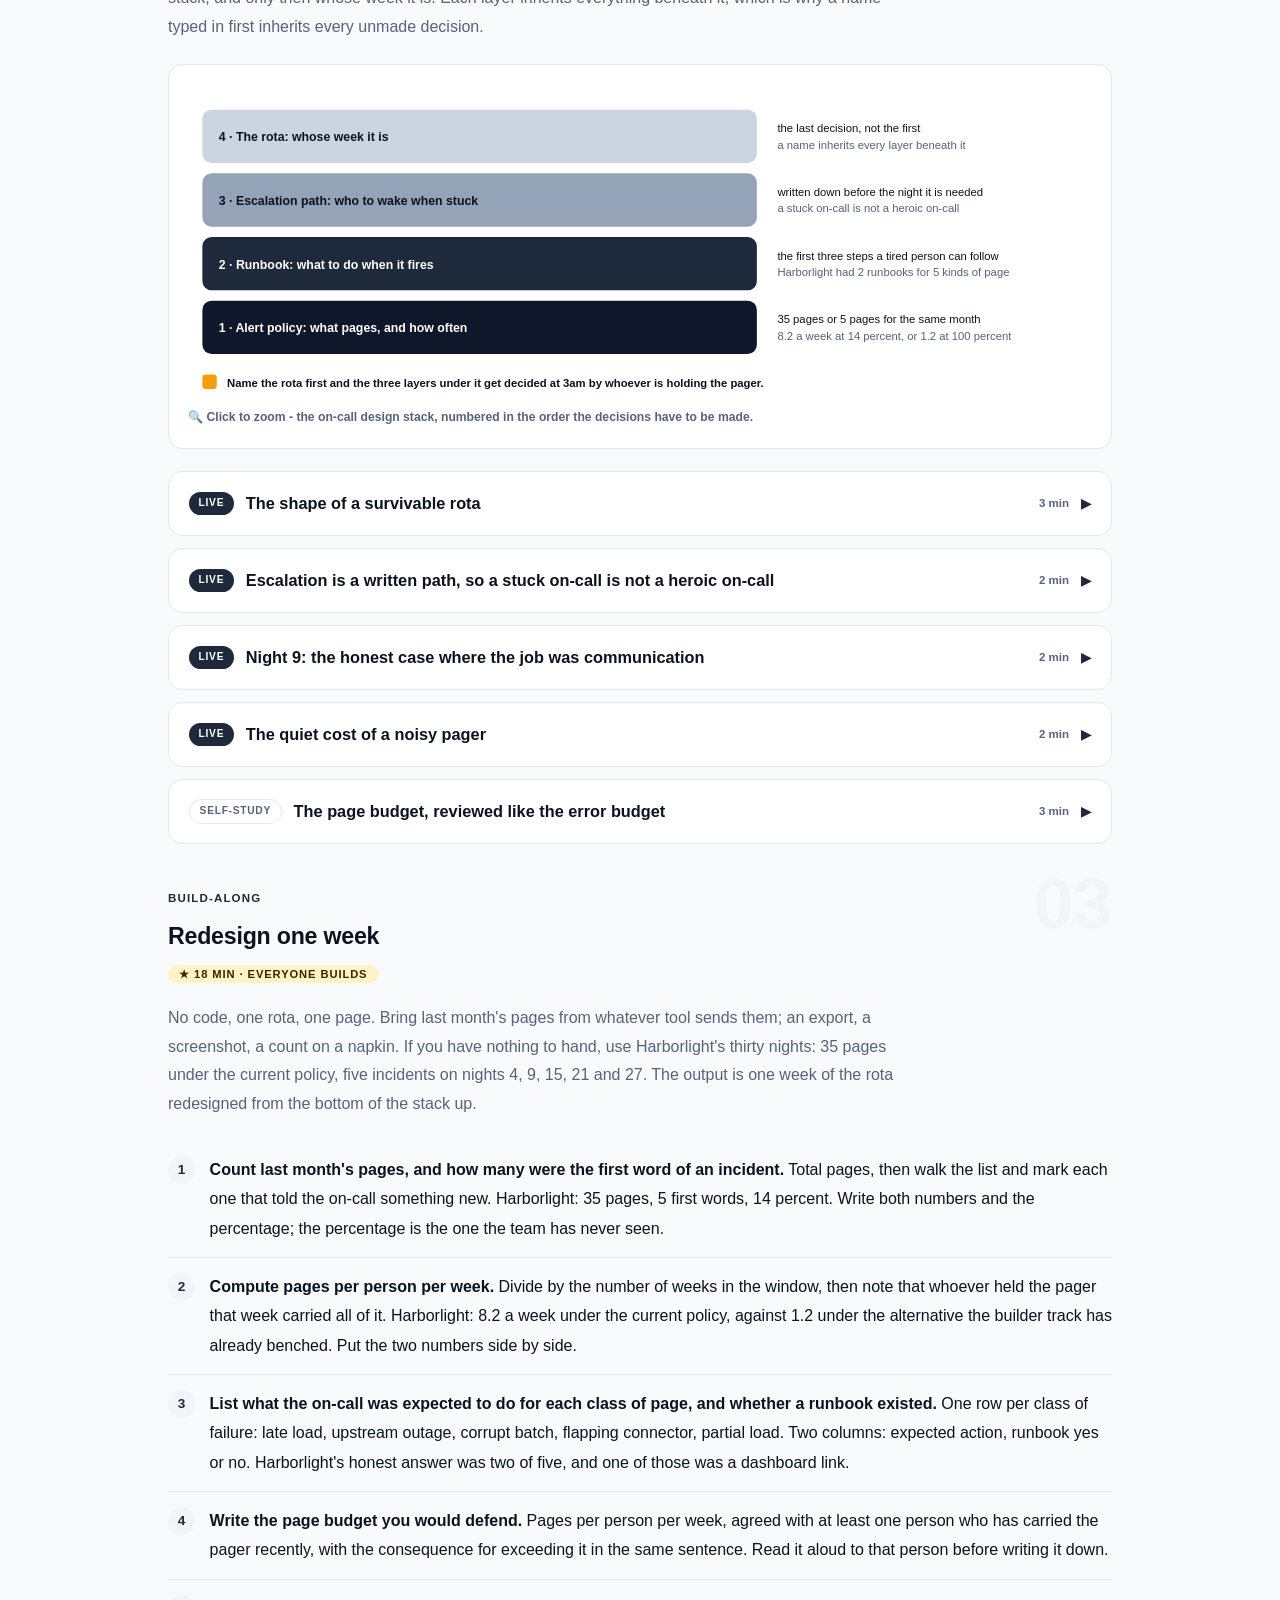
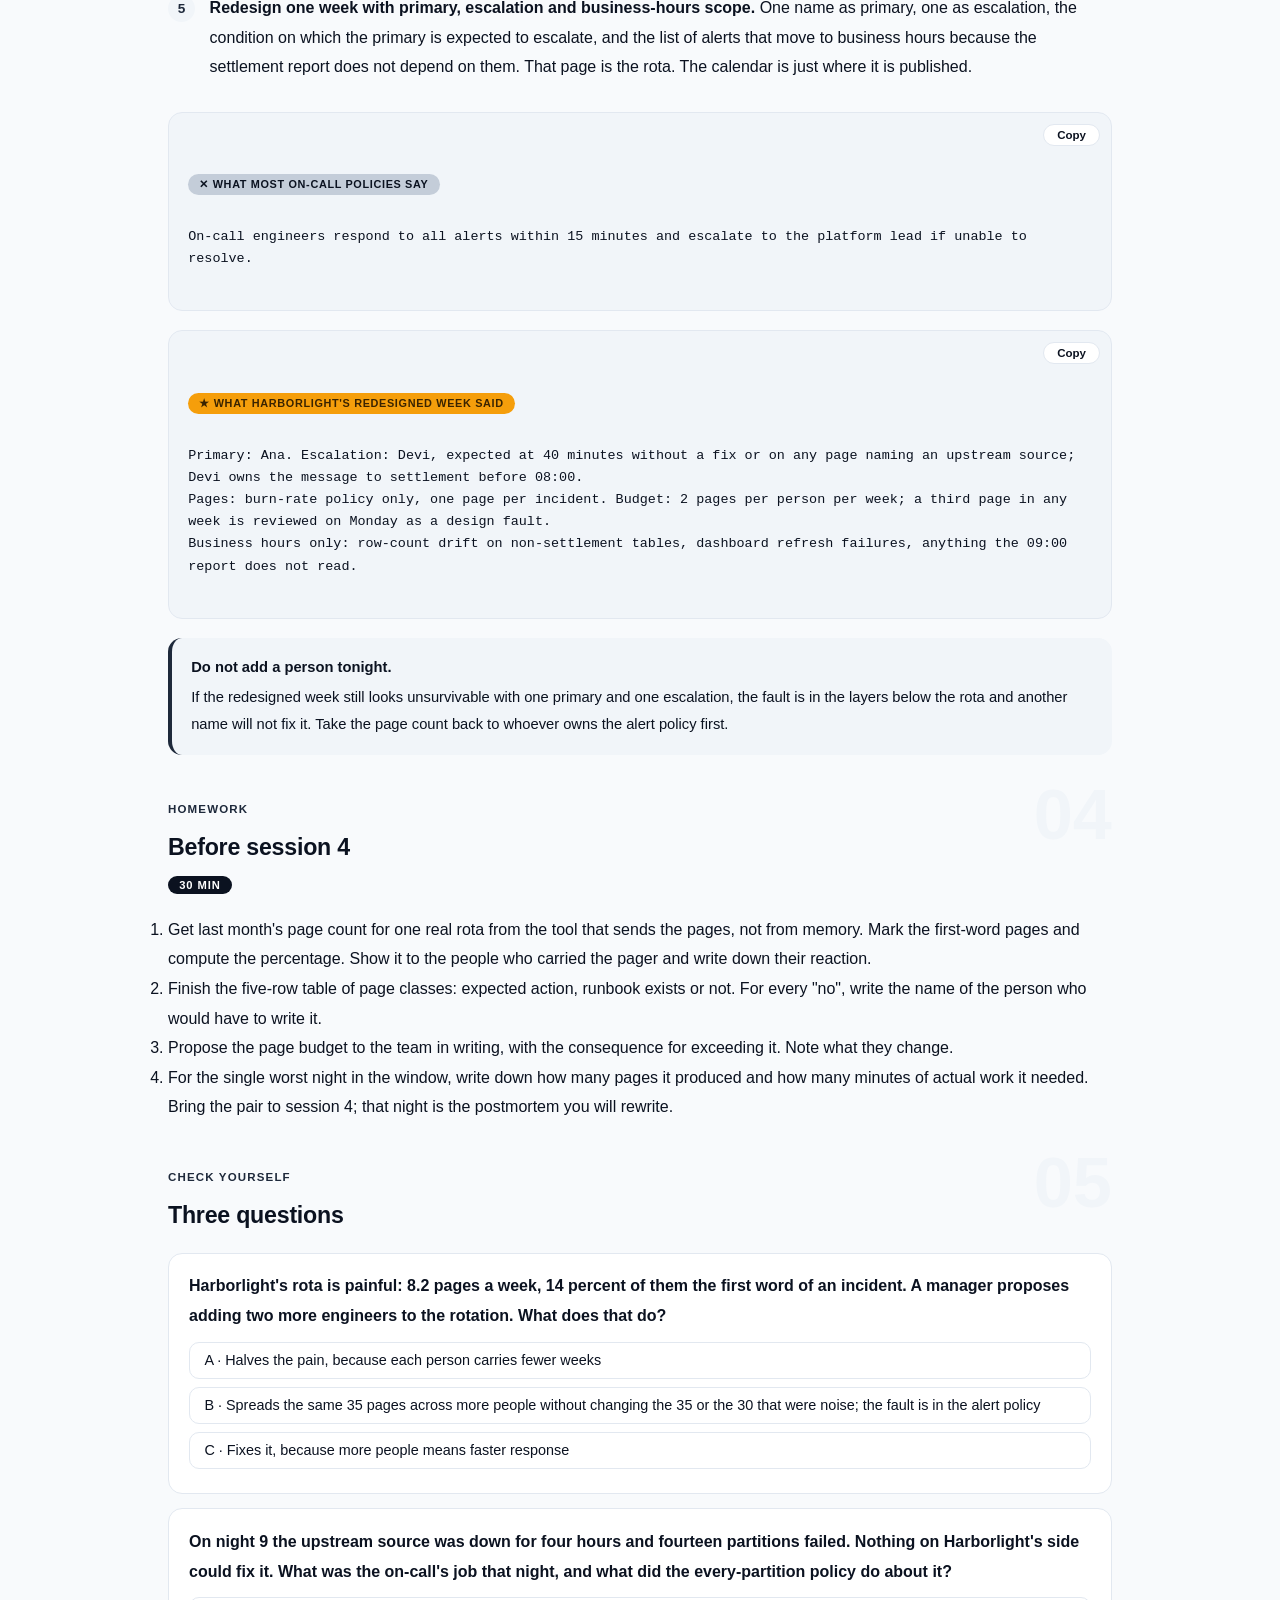
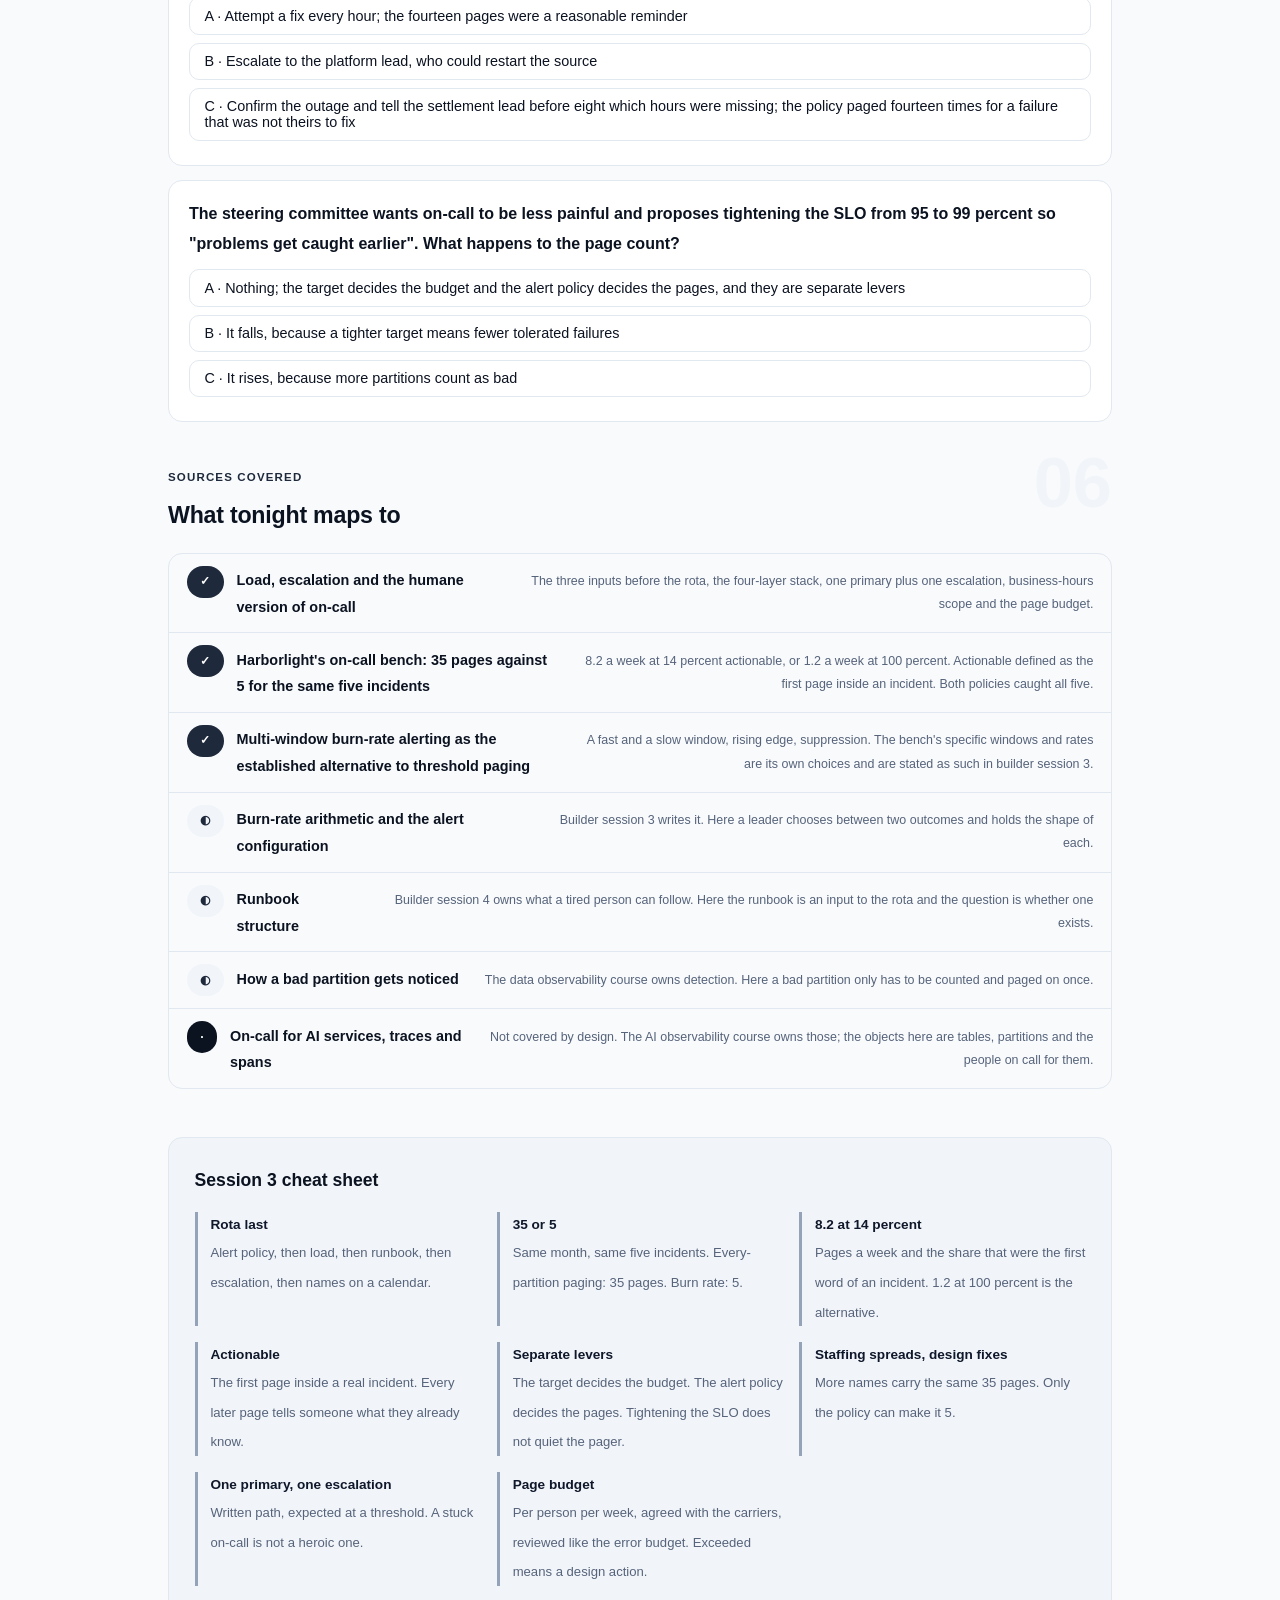
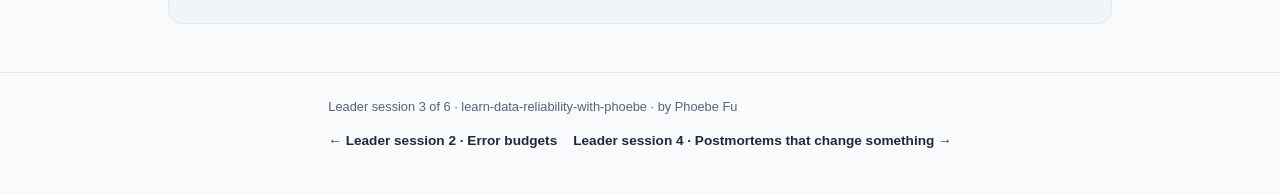
<file: courses/a3-on-call-is-a-design.html>
<!DOCTYPE html>
<html lang="en">
<head>
<meta charset="UTF-8">
<meta name="viewport" content="width=device-width, initial-scale=1.0">
<!-- social:start -->
<meta name="description" content="Leader session 3 of 6. The rota is the last on-call decision, not the first. What pages, how often, and what the person is expected to do come before any name goes on a calendar. Harborlight's month: 35 pages at 14 percent useful, or 5 pages at 100 percent, for the same five incidents.">
<meta property="og:type" content="article">
<meta property="og:site_name" content="Learn with Phoebe">
<meta property="og:title" content="On-call is a design, not a rota - learn data reliability with phoebe">
<meta property="og:description" content="Leader session 3 of 6. 8.2 pages a week with 14 percent useful is a design problem. Adding people to it spreads the damage.">
<meta property="og:url" content="https://phoebefu6.github.io/learn-data-reliability-with-phoebe/courses/a3-on-call-is-a-design.html">
<meta property="og:image" content="https://phoebefu6.github.io/learn-data-reliability-with-phoebe/assets/og-cover.png">
<meta property="og:image:width" content="1200">
<meta property="og:image:height" content="630">
<meta name="twitter:card" content="summary_large_image">
<meta name="twitter:title" content="On-call is a design, not a rota - learn data reliability with phoebe">
<meta name="twitter:description" content="35 pages or 5 pages for the same five incidents. The pager is a policy wearing a person.">
<meta name="twitter:image" content="https://phoebefu6.github.io/learn-data-reliability-with-phoebe/assets/og-cover.png">
<!-- social:end -->
<title>Leader session 3 · On-call is a design, not a rota - learn data reliability with phoebe</title>
<link rel="stylesheet" href="../assets/style.css?v=24">
</head>
<body>

<div class="toolbar">
  <div class="wrap">
    <span class="crumb"><a href="../index.html">learn-data-reliability-with-phoebe</a> / Leader session 3 of 6</span>
    <button class="btn" id="toggle-all" type="button">Expand all</button>
    <button class="btn primary" id="zoom-toggle" type="button">Projector zoom: off</button>
  </div>
</div>

<header class="masthead">
  <div class="wrap">
    <div class="eyebrow">Learn Data Reliability with Phoebe · Leader session 3 of 6</div>
    <h1>On-call is a design, <span class="accent">not a rota</span></h1>
    <p class="sub">Most data teams design their on-call by opening a calendar and typing names into it. The names are the last decision, and the three that come before them are usually never made: what is allowed to page, how often it will, and what the person holding the pager is expected to do when it does. Harborlight's month makes the cost concrete. Paging on every bad partition produced 35 pages in 30 nights, 8.2 a week, of which 5 were the first word of an incident. Paging on burn rate produced 5, all of them useful, for the same five incidents. Nobody on the rota changed. The design did.</p>
    <div class="chip-row">
      <span class="chip level">🟡 Core</span>
      <span class="chip audience">Data and analytics leaders</span>
      <span class="chip audience">Whoever owns the rota</span>
      <span class="chip time">45 min</span>
    </div>
    <div class="agenda">
      <span class="a1" style="flex:1">0-3 · Welcome</span>
      <span class="a2" style="flex:5">3-22 · Pages, load and the humane version</span>
      <span class="a3" style="flex:4">22-40 · Build-along: redesign one week</span>
      <span class="a4" style="flex:1">40-45 · Q&amp;A</span>
    </div>
  </div>
</header>

<main class="wrap">

  <!-- ============ INTRO ============ -->
  <section class="section" id="intro">
    <div class="section-kicker">
      <span class="klabel">Part 0</span>
      <h2>Where session 3 sits in the leader track</h2>
    </div>
    <p class="lede">Six sessions, one running example: the <strong>orders</strong> pipeline at Harborlight, 24 hourly partitions a night, 720 a month, feeding the settlement report that pays sellers. Session 1 replaced the word "reliable" with 95.14 percent. Session 2 turned the gap to a target into an error budget and showed that a 97 percent promise, 21.6 bad partitions a month, was gone by night 15. Tonight is about the person who gets woken when the budget is being spent. Session 4 is the postmortem afterwards, session 5 is the backfill and the debt it leaves, and session 6 reports all of it upward. The builder track writes the alerts and the runbooks; the leader track decides what a human being should be asked to carry.</p>

    <div class="legend">
      <span class="pill">Live = presented in the 45 minutes</span>
      <span class="pill">Self-study = the full depth, after class</span>
      <span class="pill">🔍 Every diagram zooms</span>
    </div>

    <div class="callout win">
      <p><strong>★ What you walk out with tonight.</strong> The three design decisions that come before a name on a calendar, in the order they have to be made. The argument, in Harborlight's numbers, for why a noisy pager is a design fault rather than a staffing shortage. And a redesigned week for one real rota: primary, escalation, business-hours scope and a page budget you would defend in front of the team that carries it.</p>
    </div>

    <details class="card" open>
      <summary><span class="mode live">Live</span>Why the rota is the wrong place to start<span class="mini">3 min</span><span class="caret">▶</span></summary>
      <div class="body">
        <p>A rota answers one question: whose week is it. It cannot answer what that person will be woken for, how many times, or what they are supposed to do about it. Those answers live in three other places: the alert policy, the load it produces, and the runbook the on-call opens at three in the morning. When the rota is filled in first, the other three are decided by default, which means decided by whoever configured the monitoring, months ago, without anybody's week in mind.</p>
        <p>Harborlight's rota was tidy. Six engineers, one week each, handover on Monday. What sat underneath it was an alert on every bad partition, no escalation beyond "call the platform lead", and a runbook that consisted of the previous on-call's chat history. The tidy rota was distributing an untidy design across six people in turn, and each of them believed the problem was theirs.</p>
        <div class="callout example">
          <span class="ex-pill">Real world</span>
          <p>The clue that a rota is carrying a design fault is that every handover sounds the same. At Harborlight the Monday message for four consecutive weeks was a variation on "rough week, mostly noise, nothing I could do about the outage". Four different people, one description. A staffing problem sounds different on different people. A design problem sounds identical.</p>
        </div>
      </div>
    </details>

    <details class="card">
      <summary><span class="mode self">Self-study</span>The vocabulary tonight leans on<span class="mini">3 min</span><span class="caret">▶</span></summary>
      <div class="body">
        <ul>
          <li><strong>Page</strong> - an alert that is allowed to interrupt a person, at any hour. Everything else is a ticket, a dashboard or a morning message.</li>
          <li><strong>Alert policy</strong> - the rule that decides when a page is sent. Paging on every bad partition is one policy. Paging when the error budget is burning faster than a threshold, measured over a fast window and a slow window, is another. Builder session 3 writes both; the leader chooses between them.</li>
          <li><strong>Load</strong> - pages per person per week, counted from history rather than guessed.</li>
          <li><strong>Actionable</strong> - a page that was the first word of a real incident, so something the on-call did or said changed the outcome. Defined mechanically on the bench as the first page inside an incident.</li>
          <li><strong>Escalation path</strong> - who the on-call is allowed to wake, in what order, written down before the night it is needed.</li>
          <li><strong>Page budget</strong> - the number of pages per person per week the team has agreed is acceptable, reviewed the way an error budget is reviewed: exceeded means something changes.</li>
          <li><strong>Business-hours scope</strong> - the set of alerts that may only fire during the working day because nothing that matters at night depends on them.</li>
        </ul>
      </div>
    </details>
  </section>

  <!-- ============ PART 1 ============ -->
  <section class="section" id="part-1">
    <div class="section-kicker">
      <span class="klabel">Part 1 · covers load, and the three inputs that come before names</span>
      <h2>The rota is the last decision, not the first</h2>
      <span class="tag concept">10 min live</span>
    </div>
    <p class="lede">Three decisions precede any name on a calendar. <strong>What pages</strong> is the alert policy. <strong>How often</strong> is the load, and it can be counted from last month rather than argued about. <strong>What the person is expected to do</strong> is the runbook. Harborlight's thirty nights, replayed under two alert policies with the same five incidents in them, show how much of the pain was in the first decision alone.</p>

    <figure class="zoomable">
      <svg viewBox="0 0 880 344" xmlns="http://www.w3.org/2000/svg" role="img" aria-label="Two timelines of the same thirty nights. The upper one, paging on every bad partition, shows 35 pages as bars on nights 4, 9, 15, 21 and 27, heights 3, 14, 6, 8 and 4, with only the first page of each incident marked amber as actionable and the rest red. The lower one, multi-window burn-rate alerting, shows five single amber pages on the same five nights. Both policies catch all five incidents.">
        <style>
          .a3aH { font: 800 12px Inter, sans-serif; fill: #0B1220; }
          .a3aB { font: 400 11px Inter, sans-serif; fill: #0B1220; }
          .a3aM { font: 400 10px Inter, sans-serif; fill: #56637A; }
          .a3aN { font: 700 11px Inter, sans-serif; fill: #0B1220; }
          .a3aR { font: 700 11px Inter, sans-serif; fill: #991B1B; }
        </style>

        <text class="a3aH" x="14" y="30">Page on every bad partition: 35 pages in 30 nights, 8.2 a week, 5 useful (14 percent)</text>

        <text class="a3aM" x="134" y="124" text-anchor="middle">3</text>
        <rect x="125" y="129" width="19" height="14" fill="#991B1B"></rect>
        <rect x="125" y="143" width="19" height="7" fill="#F59E0B"></rect>

        <text class="a3aM" x="269" y="47" text-anchor="middle">14</text>
        <rect x="260" y="52" width="19" height="91" fill="#991B1B"></rect>
        <rect x="260" y="143" width="19" height="7" fill="#F59E0B"></rect>

        <text class="a3aM" x="431" y="103" text-anchor="middle">6</text>
        <rect x="422" y="108" width="19" height="35" fill="#991B1B"></rect>
        <rect x="422" y="143" width="19" height="7" fill="#F59E0B"></rect>

        <text class="a3aM" x="593" y="89" text-anchor="middle">8</text>
        <rect x="584" y="94" width="19" height="49" fill="#991B1B"></rect>
        <rect x="584" y="143" width="19" height="7" fill="#F59E0B"></rect>

        <text class="a3aM" x="755" y="117" text-anchor="middle">4</text>
        <rect x="746" y="122" width="19" height="21" fill="#991B1B"></rect>
        <rect x="746" y="143" width="19" height="7" fill="#F59E0B"></rect>

        <line x1="40" y1="152" x2="850" y2="152" stroke="#C4CDD9" stroke-width="1.5"></line>
        <text class="a3aM" x="53" y="168" text-anchor="middle">night 1</text>
        <text class="a3aM" x="134" y="168" text-anchor="middle">4</text>
        <text class="a3aM" x="269" y="168" text-anchor="middle">9</text>
        <text class="a3aM" x="431" y="168" text-anchor="middle">15</text>
        <text class="a3aM" x="593" y="168" text-anchor="middle">21</text>
        <text class="a3aM" x="755" y="168" text-anchor="middle">27</text>
        <text class="a3aM" x="836" y="168" text-anchor="middle">30</text>

        <text class="a3aH" x="14" y="204">Multi-window burn rate: 5 pages in 30 nights, 1.2 a week, all 5 useful (100 percent)</text>

        <rect x="127" y="236" width="14" height="14" rx="2" fill="#F59E0B"></rect>
        <rect x="262" y="236" width="14" height="14" rx="2" fill="#F59E0B"></rect>
        <rect x="424" y="236" width="14" height="14" rx="2" fill="#F59E0B"></rect>
        <rect x="586" y="236" width="14" height="14" rx="2" fill="#F59E0B"></rect>
        <rect x="748" y="236" width="14" height="14" rx="2" fill="#F59E0B"></rect>

        <line x1="40" y1="254" x2="850" y2="254" stroke="#C4CDD9" stroke-width="1.5"></line>
        <text class="a3aM" x="53" y="270" text-anchor="middle">night 1</text>
        <text class="a3aM" x="134" y="270" text-anchor="middle">4</text>
        <text class="a3aM" x="269" y="270" text-anchor="middle">9</text>
        <text class="a3aM" x="431" y="270" text-anchor="middle">15</text>
        <text class="a3aM" x="593" y="270" text-anchor="middle">21</text>
        <text class="a3aM" x="755" y="270" text-anchor="middle">27</text>
        <text class="a3aM" x="836" y="270" text-anchor="middle">30</text>

        <rect x="40" y="292" width="12" height="12" rx="2" fill="#F59E0B"></rect>
        <text class="a3aB" x="58" y="302">first page inside an incident: actionable</text>
        <rect x="360" y="292" width="12" height="12" rx="2" fill="#991B1B"></rect>
        <text class="a3aR" x="378" y="302">a further page about an incident already being worked</text>

        <rect x="14" y="318" width="14" height="14" rx="3" fill="#F59E0B"></rect>
        <text class="a3aN" x="38" y="330">Same five incidents, both policies. Thirty of the 35 pages were about a failure somebody was already awake for.</text>
      </svg>
      <figcaption>🔍 Click to zoom - two pagers, one month, the same five incidents.</figcaption>
    </figure>

    <details class="card">
      <summary><span class="mode live">Live</span>What pages: the alert policy is the first decision, and usually nobody made it<span class="mini">3 min</span><span class="caret">▶</span></summary>
      <div class="body">
        <p>Every page that reaches a person was allowed through by a rule. At most data teams the rule is inherited: the monitoring tool's default, or a threshold somebody set during an incident two years ago and never revisited. "Page on every bad partition" is what that inheritance usually amounts to, and it feels responsible, because it never misses anything. It also never stops.</p>
        <p>The alternative the service-reliability practice settled on is to page on the <em>rate</em> the error budget is being spent, over a fast window and a slow window, on the rising edge, with suppression so the same incident does not page twice. The builder track writes the arithmetic. What a leader needs to hold is the shape of the outcome: the second policy pages once per incident, at its first bad hour, and then trusts the person it woke to handle the rest.</p>
        <div class="callout tip">
          <p><strong>The alert policy and the target are separate levers.</strong> Moving the SLO from 95 to 99 percent changes how fast the budget runs out. It does not change how many times the pager goes off. Harborlight's page counts were identical under every target on the bench. Whoever asks for a tighter target to "fix on-call" is pulling the wrong lever.</p>
        </div>
      </div>
    </details>

    <details class="card">
      <summary><span class="mode live">Live</span>How often: count the load, do not estimate it<span class="mini">3 min</span><span class="caret">▶</span></summary>
      <div class="body">
        <p>Load is pages per person per week, and it is a number in last month's history rather than an opinion. Harborlight's thirty nights, five incidents, two policies:</p>
        <table class="clean">
          <thead><tr><th>Alert policy</th><th>Pages in 30 nights</th><th>Pages a week</th><th>First word of an incident</th><th>Incidents caught of 5</th></tr></thead>
          <tbody>
            <tr><td>No alerting</td><td>0</td><td>0</td><td>-</td><td>0</td></tr>
            <tr><td>Page on every bad partition</td><td><strong>35</strong></td><td><strong>8.2</strong></td><td>5 (<strong>14 percent</strong>)</td><td>5</td></tr>
            <tr><td>Multi-window burn rate</td><td><strong>5</strong></td><td><strong>1.2</strong></td><td>5 (<strong>100 percent</strong>)</td><td>5</td></tr>
          </tbody>
        </table>
        <p>The last column is the one to read first. Both policies caught every incident. The first policy did not buy any coverage with its extra thirty pages; it bought thirty interruptions about failures the on-call was already awake for. Night 9 alone paged fourteen times for one outage. The fourteenth page carried no information the first had not.</p>
      </div>
    </details>

    <details class="card">
      <summary><span class="mode live">Live</span>What the person is expected to do: the runbook is part of the rota<span class="mini">2 min</span><span class="caret">▶</span></summary>
      <div class="body">
        <p>A page without a runbook is a request for improvisation at three in the morning. The runbook is the third input to the rota because it decides how long each page costs and how much the outcome depends on who happened to be holding the pager. Builder session 4 writes them so a tired person can follow the first three steps without thinking; the leader's question is simpler and comes first: for each thing that is allowed to page, does a written answer to "now what" exist at all.</p>
        <p>At Harborlight the honest audit was two runbooks for five classes of page, and one of the two was a link to a dashboard. The late load on night 4 had a procedure. The corrupt batch on night 15 did not, and the on-call spent two hours discovering by hand what the settlement team's spreadsheet would have told them in five minutes.</p>
      </div>
    </details>

    <details class="card">
      <summary><span class="mode live">Live</span>Why 8.2 a week at 14 percent useful is a design problem, not a staffing one<span class="mini">2 min</span><span class="caret">▶</span></summary>
      <div class="body">
        <p>The instinct when a rota is painful is to add people to it. More names, shorter weeks, a second person on nights. Under the first policy that spreads 35 pages across more people; it does not change the 35, and it does not change that 30 of them were noise. Six people each carrying a bad week is not better than three; it is the same fault with a wider blast radius, and the extra people now also believe on-call is miserable.</p>
        <p>Fixing the design changes the number itself. The same five incidents, the same five catches, 5 pages instead of 35. That is not achievable by staffing at any headcount, and it is achievable by policy in an afternoon. The order of operations for a leader is therefore fixed: policy, then load, then runbook, and only then the calendar.</p>
      </div>
    </details>

    <details class="card">
      <summary><span class="mode self">Self-study</span>Counting "useful" honestly<span class="mini">3 min</span><span class="caret">▶</span></summary>
      <div class="body">
        <p>"Actionable" is a word that gets argued about, and the argument is usually a way of avoiding the number. The mechanical definition that settles it: a page is actionable if it was the first page inside a real incident. The person it woke learned something they did not know and could act on. Every subsequent page about the same incident is, by definition, telling somebody who is already working on it that it is still happening.</p>
        <ul>
          <li><strong>It is deliberately strict.</strong> A page that arrives while the on-call is mid-fix is not useless in every sense, but it is not the reason anything got fixed, and counting it as useful hides the noise.</li>
          <li><strong>It survives disagreement about severity.</strong> Every bad partition counts the same. Whether night 21's eight scattered failures mattered to the settlement report is a target conversation, not a paging one.</li>
          <li><strong>It gives a percentage the team can be shown.</strong> 14 percent is a number a leader can put in front of the people carrying the pager and say: this is what we have been asking of you.</li>
        </ul>
      </div>
    </details>
  </section>

  <!-- ============ PART 2 ============ -->
  <section class="section" id="part-2">
    <div class="section-kicker">
      <span class="klabel">Part 2 · covers escalation and the humane version</span>
      <h2>The humane version, and why it is also the effective one</h2>
      <span class="tag concept">9 min live</span>
    </div>
    <p class="lede">A rota people can survive is not a softer version of a rota that works. It is the same thing. The four layers are decided from the bottom up: what pages, what the person does about it, who they can wake when stuck, and only then whose week it is. Each layer inherits everything beneath it, which is why a name typed in first inherits every unmade decision.</p>

    <figure class="zoomable">
      <svg viewBox="0 0 880 304" xmlns="http://www.w3.org/2000/svg" role="img" aria-label="Four stacked layers. On top, the rota, whose week it is. Beneath it the escalation path, who to wake when stuck. Beneath that the runbook, what to do when it fires. At the base the alert policy, what pages and how often. A note beside each layer gives the Harborlight fact, and the numbering runs from the base upward.">
        <style>
          .a3bT { font: 800 12px Inter, sans-serif; fill: #fff; }
          .a3bH { font: 800 12px Inter, sans-serif; fill: #0B1220; }
          .a3bB { font: 400 11px Inter, sans-serif; fill: #0B1220; }
          .a3bM { font: 400 11px Inter, sans-serif; fill: #56637A; }
          .a3bN { font: 700 11px Inter, sans-serif; fill: #0B1220; }
        </style>

        <rect x="14" y="24" width="540" height="52" rx="9" fill="#CBD5E1"></rect>
        <text class="a3bH" x="30" y="55">4 · The rota: whose week it is</text>
        <text class="a3bB" x="574" y="46">the last decision, not the first</text>
        <text class="a3bM" x="574" y="62">a name inherits every layer beneath it</text>

        <rect x="14" y="86" width="540" height="52" rx="9" fill="#94A3B8"></rect>
        <text class="a3bH" x="30" y="117">3 · Escalation path: who to wake when stuck</text>
        <text class="a3bB" x="574" y="108">written down before the night it is needed</text>
        <text class="a3bM" x="574" y="124">a stuck on-call is not a heroic on-call</text>

        <rect x="14" y="148" width="540" height="52" rx="9" fill="#1E293B"></rect>
        <text class="a3bT" x="30" y="179">2 · Runbook: what to do when it fires</text>
        <text class="a3bB" x="574" y="170">the first three steps a tired person can follow</text>
        <text class="a3bM" x="574" y="186">Harborlight had 2 runbooks for 5 kinds of page</text>

        <rect x="14" y="210" width="540" height="52" rx="9" fill="#0F172A"></rect>
        <text class="a3bT" x="30" y="241">1 · Alert policy: what pages, and how often</text>
        <text class="a3bB" x="574" y="232">35 pages or 5 pages for the same month</text>
        <text class="a3bM" x="574" y="248">8.2 a week at 14 percent, or 1.2 at 100 percent</text>

        <rect x="14" y="282" width="14" height="14" rx="3" fill="#F59E0B"></rect>
        <text class="a3bN" x="38" y="294">Name the rota first and the three layers under it get decided at 3am by whoever is holding the pager.</text>
      </svg>
      <figcaption>🔍 Click to zoom - the on-call design stack, numbered in the order the decisions have to be made.</figcaption>
    </figure>

    <details class="card">
      <summary><span class="mode live">Live</span>The shape of a survivable rota<span class="mini">3 min</span><span class="caret">▶</span></summary>
      <div class="body">
        <p>Four properties, each of which is a decision a leader can make this week without writing a line of configuration.</p>
        <ul>
          <li><strong>One primary, one escalation.</strong> One person holds the pager. One named person is the one they wake when stuck. Not a group, not "the team channel", one name per week, and both names are on the calendar.</li>
          <li><strong>Business hours only for anything the settlement report does not depend on.</strong> If a failure will not change what the reader sees at nine, it does not need a human at three. It needs a ticket that is read at nine. The test is the reader's sentence, not the engineer's anxiety.</li>
          <li><strong>A page budget per person per week.</strong> A number, agreed with the people carrying it, above which the team stops and asks what is wrong with the design. At Harborlight, two pages a week was the number the team said it could carry indefinitely; the first policy was delivering four times that.</li>
          <li><strong>Reviewed like the error budget.</strong> Every week the pages are counted against the budget, in the same meeting where the error budget is read. Exceeded means a design action, not an apology to the person who had the week.</li>
        </ul>
      </div>
    </details>

    <details class="card">
      <summary><span class="mode live">Live</span>Escalation is a written path, so a stuck on-call is not a heroic on-call<span class="mini">2 min</span><span class="caret">▶</span></summary>
      <div class="body">
        <p>The word "escalation" gets treated as a failure of the on-call. It is the opposite: a working escalation path is what stops a hard night from becoming a story about one person's stamina. The path is written down before it is needed. Who to wake first, on what condition, and what to hand them. Below what threshold of time or budget the on-call is <em>expected</em> to escalate rather than permitted to. What the escalation contact is expected to do that the primary could not: authority to call the source team, authority to declare the report late, access the primary does not have.</p>
        <p>Harborlight's path before the redesign was a single line: "call the platform lead". After it, the primary was expected to escalate at forty minutes without a fix, or at any page involving an upstream source, and the escalation contact's job was explicitly to own communication with the settlement lead so the primary could keep working. Nobody worked less hard. Fewer people worked alone.</p>
      </div>
    </details>

    <details class="card">
      <summary><span class="mode live">Live</span>Night 9: the honest case where the job was communication<span class="mini">2 min</span><span class="caret">▶</span></summary>
      <div class="body">
        <p>On night 9 the upstream source stopped publishing at two in the morning and did not resume until after six. Fourteen partitions failed. Nothing the on-call could do would fix it; the data did not exist yet on Harborlight's side of the boundary. The right response was to confirm the outage, tell the settlement lead before eight which hours would be missing and when the backfill would land, and go back to sleep. That is a fifteen-minute job.</p>
        <p>Under the first policy the on-call was paged fourteen times for it, once an hour, each page for a partition they already knew would fail. The policy punished the person for the source's failure. Under the burn-rate policy the same night produced one page at the first bad hour. The on-call did the communication, silenced nothing, and was not woken again by an outage they had already reported.</p>
        <div class="callout example">
          <span class="ex-pill">Real world</span>
          <p>The most common shape of a bad on-call night in a data team is not a hard problem. It is an easy problem, correctly diagnosed in the first ten minutes, followed by hours of being told about it again. Teams that count their pages usually find the worst night of the month was one incident, repeatedly announced.</p>
        </div>
      </div>
    </details>

    <details class="card">
      <summary><span class="mode live">Live</span>The quiet cost of a noisy pager<span class="mini">2 min</span><span class="caret">▶</span></summary>
      <div class="body">
        <p>This is an observation about teams rather than a number from the bench, and it holds across every team that has run a noisy pager for long enough. People stop reading it. Not out of negligence: as a rational adaptation to a signal that is wrong six times in seven. The on-call learns to glance at the alert title, recognise the shape, and go back to sleep. Then one night the shape is the same and the incident is not, and the one page in seven that mattered is treated like the six that did not.</p>
        <p>A noisy pager is therefore not merely tiring. It trains the team to ignore the instrument the whole design depends on. The people carrying it are usually the last to say so, because admitting they have stopped reading the pager sounds like a confession. It is a finding about the policy, and it is the leader's job to say it first.</p>
      </div>
    </details>

    <details class="card">
      <summary><span class="mode self">Self-study</span>The page budget, reviewed like the error budget<span class="mini">3 min</span><span class="caret">▶</span></summary>
      <div class="body">
        <p>Session 2 made the error budget a currency: a number of bad partitions the team may spend, and a rule about what happens when it is gone. The page budget is the same instrument pointed at people instead of partitions. A page budget is a number per person per week that has been agreed in the open, is counted from the paging tool rather than remembered, and has a consequence when exceeded.</p>
        <ul>
          <li><strong>Set it with the people carrying it.</strong> A budget imposed from above is a target. A budget the on-calls proposed is a promise the leader has made to them.</li>
          <li><strong>Count actionable pages separately.</strong> Two useful pages a week is a busy pipeline. Eight pages with one useful is a broken policy. The budget is on the total; the percentage tells you which fix to reach for.</li>
          <li><strong>Exceeded means a design action.</strong> Silence an alert, move a class of failure to business hours, change the policy, fix the thing that flaps. Never "we will be more careful next week", which is a wish rather than an action, and session 4 has more to say about that.</li>
          <li><strong>Read it in the same meeting as the error budget.</strong> The two numbers move together. A month that spent the error budget on night 15 and the page budget in week one is one month, not two problems.</li>
        </ul>
      </div>
    </details>
  </section>

  <!-- ============ DEMO ============ -->
  <section class="section" id="demo-1">
    <div class="section-kicker">
      <span class="klabel">Build-along</span>
      <h2>Redesign one week</h2>
      <span class="tag demo">★ 18 min · everyone builds</span>
    </div>
    <p class="lede">No code, one rota, one page. Bring last month's pages from whatever tool sends them; an export, a screenshot, a count on a napkin. If you have nothing to hand, use Harborlight's thirty nights: 35 pages under the current policy, five incidents on nights 4, 9, 15, 21 and 27. The output is one week of the rota redesigned from the bottom of the stack up.</p>

    <div class="steps">
      <div class="step">
        <p><strong>Count last month's pages, and how many were the first word of an incident.</strong> Total pages, then walk the list and mark each one that told the on-call something new. Harborlight: 35 pages, 5 first words, 14 percent. Write both numbers and the percentage; the percentage is the one the team has never seen.</p>
      </div>
      <div class="step">
        <p><strong>Compute pages per person per week.</strong> Divide by the number of weeks in the window, then note that whoever held the pager that week carried all of it. Harborlight: 8.2 a week under the current policy, against 1.2 under the alternative the builder track has already benched. Put the two numbers side by side.</p>
      </div>
      <div class="step">
        <p><strong>List what the on-call was expected to do for each class of page, and whether a runbook existed.</strong> One row per class of failure: late load, upstream outage, corrupt batch, flapping connector, partial load. Two columns: expected action, runbook yes or no. Harborlight's honest answer was two of five, and one of those was a dashboard link.</p>
      </div>
      <div class="step">
        <p><strong>Write the page budget you would defend.</strong> Pages per person per week, agreed with at least one person who has carried the pager recently, with the consequence for exceeding it in the same sentence. Read it aloud to that person before writing it down.</p>
      </div>
      <div class="step">
        <p><strong>Redesign one week with primary, escalation and business-hours scope.</strong> One name as primary, one as escalation, the condition on which the primary is expected to escalate, and the list of alerts that move to business hours because the settlement report does not depend on them. That page is the rota. The calendar is just where it is published.</p>
      </div>
    </div>

    <div class="prompt-box bad">
      <span class="label">✕ What most on-call policies say</span>
On-call engineers respond to all alerts within 15 minutes and escalate to the platform lead if unable to resolve.
    </div>

    <div class="prompt-box good">
      <span class="label">★ What Harborlight's redesigned week said</span>
Primary: Ana. Escalation: Devi, expected at 40 minutes without a fix or on any page naming an upstream source; Devi owns the message to settlement before 08:00.
Pages: burn-rate policy only, one page per incident. Budget: 2 pages per person per week; a third page in any week is reviewed on Monday as a design fault.
Business hours only: row-count drift on non-settlement tables, dashboard refresh failures, anything the 09:00 report does not read.
    </div>

    <div class="callout tip">
      <p><strong>Do not add a person tonight.</strong> If the redesigned week still looks unsurvivable with one primary and one escalation, the fault is in the layers below the rota and another name will not fix it. Take the page count back to whoever owns the alert policy first.</p>
    </div>
  </section>

  <!-- ============ HOMEWORK ============ -->
  <section class="section" id="exercise">
    <div class="section-kicker">
      <span class="klabel">Homework</span>
      <h2>Before session 4</h2>
      <span class="tag exercise">30 min</span>
    </div>
    <ol>
      <li>Get last month's page count for one real rota from the tool that sends the pages, not from memory. Mark the first-word pages and compute the percentage. Show it to the people who carried the pager and write down their reaction.</li>
      <li>Finish the five-row table of page classes: expected action, runbook exists or not. For every "no", write the name of the person who would have to write it.</li>
      <li>Propose the page budget to the team in writing, with the consequence for exceeding it. Note what they change.</li>
      <li>For the single worst night in the window, write down how many pages it produced and how many minutes of actual work it needed. Bring the pair to session 4; that night is the postmortem you will rewrite.</li>
    </ol>
  </section>

  <!-- ============ QUIZ ============ -->
  <section class="section" id="quiz">
    <div class="section-kicker">
      <span class="klabel">Check yourself</span>
      <h2>Three questions</h2>
    </div>

    <div class="quiz-q" data-answer="1">
      <p class="qtext">Harborlight's rota is painful: 8.2 pages a week, 14 percent of them the first word of an incident. A manager proposes adding two more engineers to the rotation. What does that do?</p>
      <button class="qopt" type="button">A · Halves the pain, because each person carries fewer weeks</button>
      <button class="qopt" type="button">B · Spreads the same 35 pages across more people without changing the 35 or the 30 that were noise; the fault is in the alert policy</button>
      <button class="qopt" type="button">C · Fixes it, because more people means faster response</button>
      <p class="qwhy">The alert policy decides the pages. Under the burn-rate policy the same month produced 5 pages, all useful, with no change to the rota. Staffing cannot reach that number; design can.</p>
    </div>

    <div class="quiz-q" data-answer="2">
      <p class="qtext">On night 9 the upstream source was down for four hours and fourteen partitions failed. Nothing on Harborlight's side could fix it. What was the on-call's job that night, and what did the every-partition policy do about it?</p>
      <button class="qopt" type="button">A · Attempt a fix every hour; the fourteen pages were a reasonable reminder</button>
      <button class="qopt" type="button">B · Escalate to the platform lead, who could restart the source</button>
      <button class="qopt" type="button">C · Confirm the outage and tell the settlement lead before eight which hours were missing; the policy paged fourteen times for a failure that was not theirs to fix</button>
      <p class="qwhy">The job was communication, about fifteen minutes of it. A policy that pages once per incident let the on-call do that and sleep. Fourteen pages punished the person for the source's failure.</p>
    </div>

    <div class="quiz-q" data-answer="0">
      <p class="qtext">The steering committee wants on-call to be less painful and proposes tightening the SLO from 95 to 99 percent so "problems get caught earlier". What happens to the page count?</p>
      <button class="qopt" type="button">A · Nothing; the target decides the budget and the alert policy decides the pages, and they are separate levers</button>
      <button class="qopt" type="button">B · It falls, because a tighter target means fewer tolerated failures</button>
      <button class="qopt" type="button">C · It rises, because more partitions count as bad</button>
      <p class="qwhy">On the bench the page counts did not move when the target did. Tightening the target only moved the night the budget ran out, from never at 95 percent to night 9 at 99.</p>
    </div>

    <p class="quiz-score"></p>
  </section>

  <!-- ============ COVERAGE ============ -->
  <section class="section" id="official">
    <div class="section-kicker">
      <span class="klabel">Sources covered</span>
      <h2>What tonight maps to</h2>
    </div>
    <div class="covered">
      <div class="covered-row">
        <span class="status pill solid">✓</span>
        <span class="name">Load, escalation and the humane version of on-call</span>
        <span class="note">The three inputs before the rota, the four-layer stack, one primary plus one escalation, business-hours scope and the page budget.</span>
      </div>
      <div class="covered-row">
        <span class="status pill solid">✓</span>
        <span class="name">Harborlight's on-call bench: 35 pages against 5 for the same five incidents</span>
        <span class="note">8.2 a week at 14 percent actionable, or 1.2 a week at 100 percent. Actionable defined as the first page inside an incident. Both policies caught all five.</span>
      </div>
      <div class="covered-row">
        <span class="status pill solid">✓</span>
        <span class="name">Multi-window burn-rate alerting as the established alternative to threshold paging</span>
        <span class="note">A fast and a slow window, rising edge, suppression. The bench's specific windows and rates are its own choices and are stated as such in builder session 3.</span>
      </div>
      <div class="covered-row">
        <span class="status pill light">◐</span>
        <span class="name">Burn-rate arithmetic and the alert configuration</span>
        <span class="note">Builder session 3 writes it. Here a leader chooses between two outcomes and holds the shape of each.</span>
      </div>
      <div class="covered-row">
        <span class="status pill light">◐</span>
        <span class="name">Runbook structure</span>
        <span class="note">Builder session 4 owns what a tired person can follow. Here the runbook is an input to the rota and the question is whether one exists.</span>
      </div>
      <div class="covered-row">
        <span class="status pill light">◐</span>
        <span class="name">How a bad partition gets noticed</span>
        <span class="note">The data observability course owns detection. Here a bad partition only has to be counted and paged on once.</span>
      </div>
      <div class="covered-row">
        <span class="status pill inkpill">·</span>
        <span class="name">On-call for AI services, traces and spans</span>
        <span class="note">Not covered by design. The AI observability course owns those; the objects here are tables, partitions and the people on call for them.</span>
      </div>
    </div>
  </section>

  <!-- ============ CHEAT SHEET ============ -->
  <section class="cheat" id="cheatsheet">
    <h3>Session 3 cheat sheet</h3>
    <div class="grid-2">
      <div class="cheat-item"><b>Rota last</b><span>Alert policy, then load, then runbook, then escalation, then names on a calendar.</span></div>
      <div class="cheat-item"><b>35 or 5</b><span>Same month, same five incidents. Every-partition paging: 35 pages. Burn rate: 5.</span></div>
      <div class="cheat-item"><b>8.2 at 14 percent</b><span>Pages a week and the share that were the first word of an incident. 1.2 at 100 percent is the alternative.</span></div>
      <div class="cheat-item"><b>Actionable</b><span>The first page inside a real incident. Every later page tells someone what they already know.</span></div>
      <div class="cheat-item"><b>Separate levers</b><span>The target decides the budget. The alert policy decides the pages. Tightening the SLO does not quiet the pager.</span></div>
      <div class="cheat-item"><b>Staffing spreads, design fixes</b><span>More names carry the same 35 pages. Only the policy can make it 5.</span></div>
      <div class="cheat-item"><b>One primary, one escalation</b><span>Written path, expected at a threshold. A stuck on-call is not a heroic one.</span></div>
      <div class="cheat-item"><b>Page budget</b><span>Per person per week, agreed with the carriers, reviewed like the error budget. Exceeded means a design action.</span></div>
    </div>
  </section>

</main>

<footer class="pagefoot">
  <div class="wrap">
    <p>Leader session 3 of 6 · learn-data-reliability-with-phoebe · by Phoebe Fu</p>
    <nav class="pagenav">
      <a href="a2-error-budgets.html">← Leader session 2 · Error budgets</a>
      <a href="a4-postmortems.html">Leader session 4 · Postmortems that change something →</a>
    </nav>
  </div>
</footer>

<script src="../assets/app.js?v=22"></script>
</body>
</html>
</file>
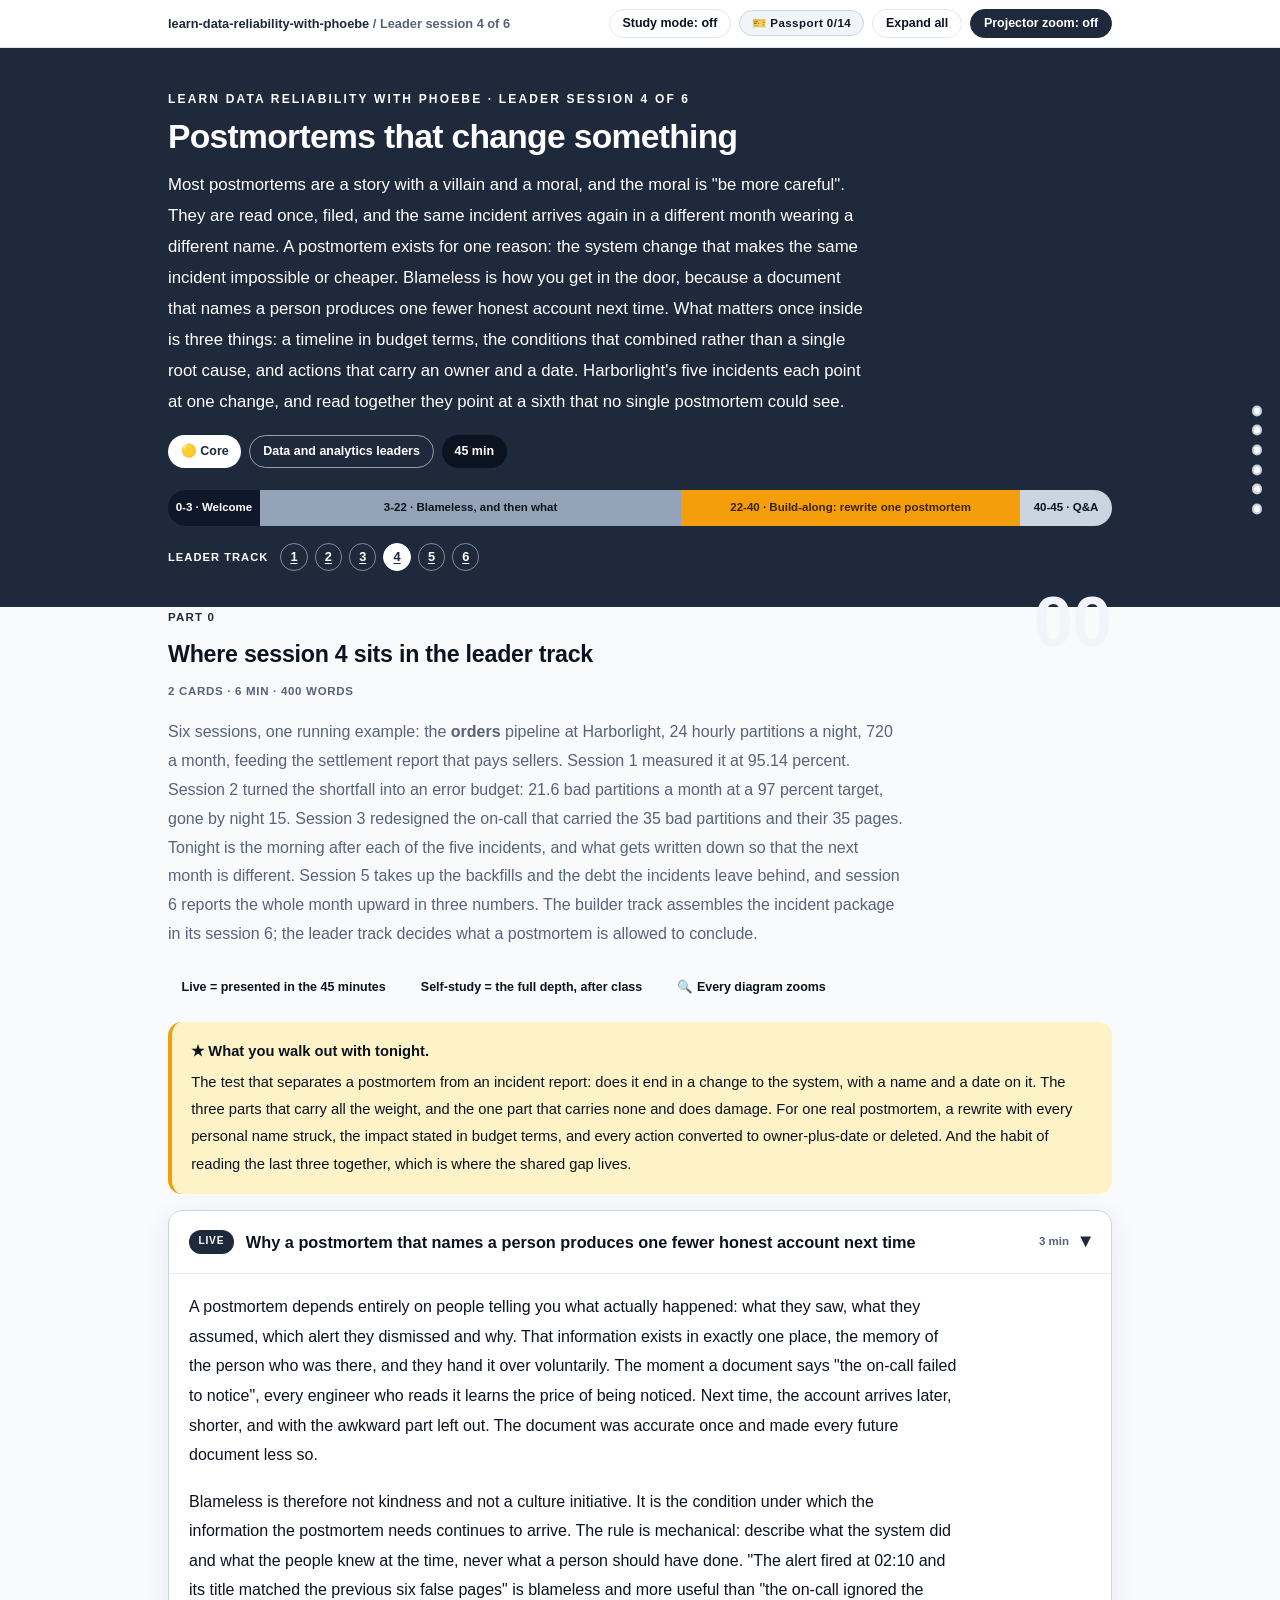
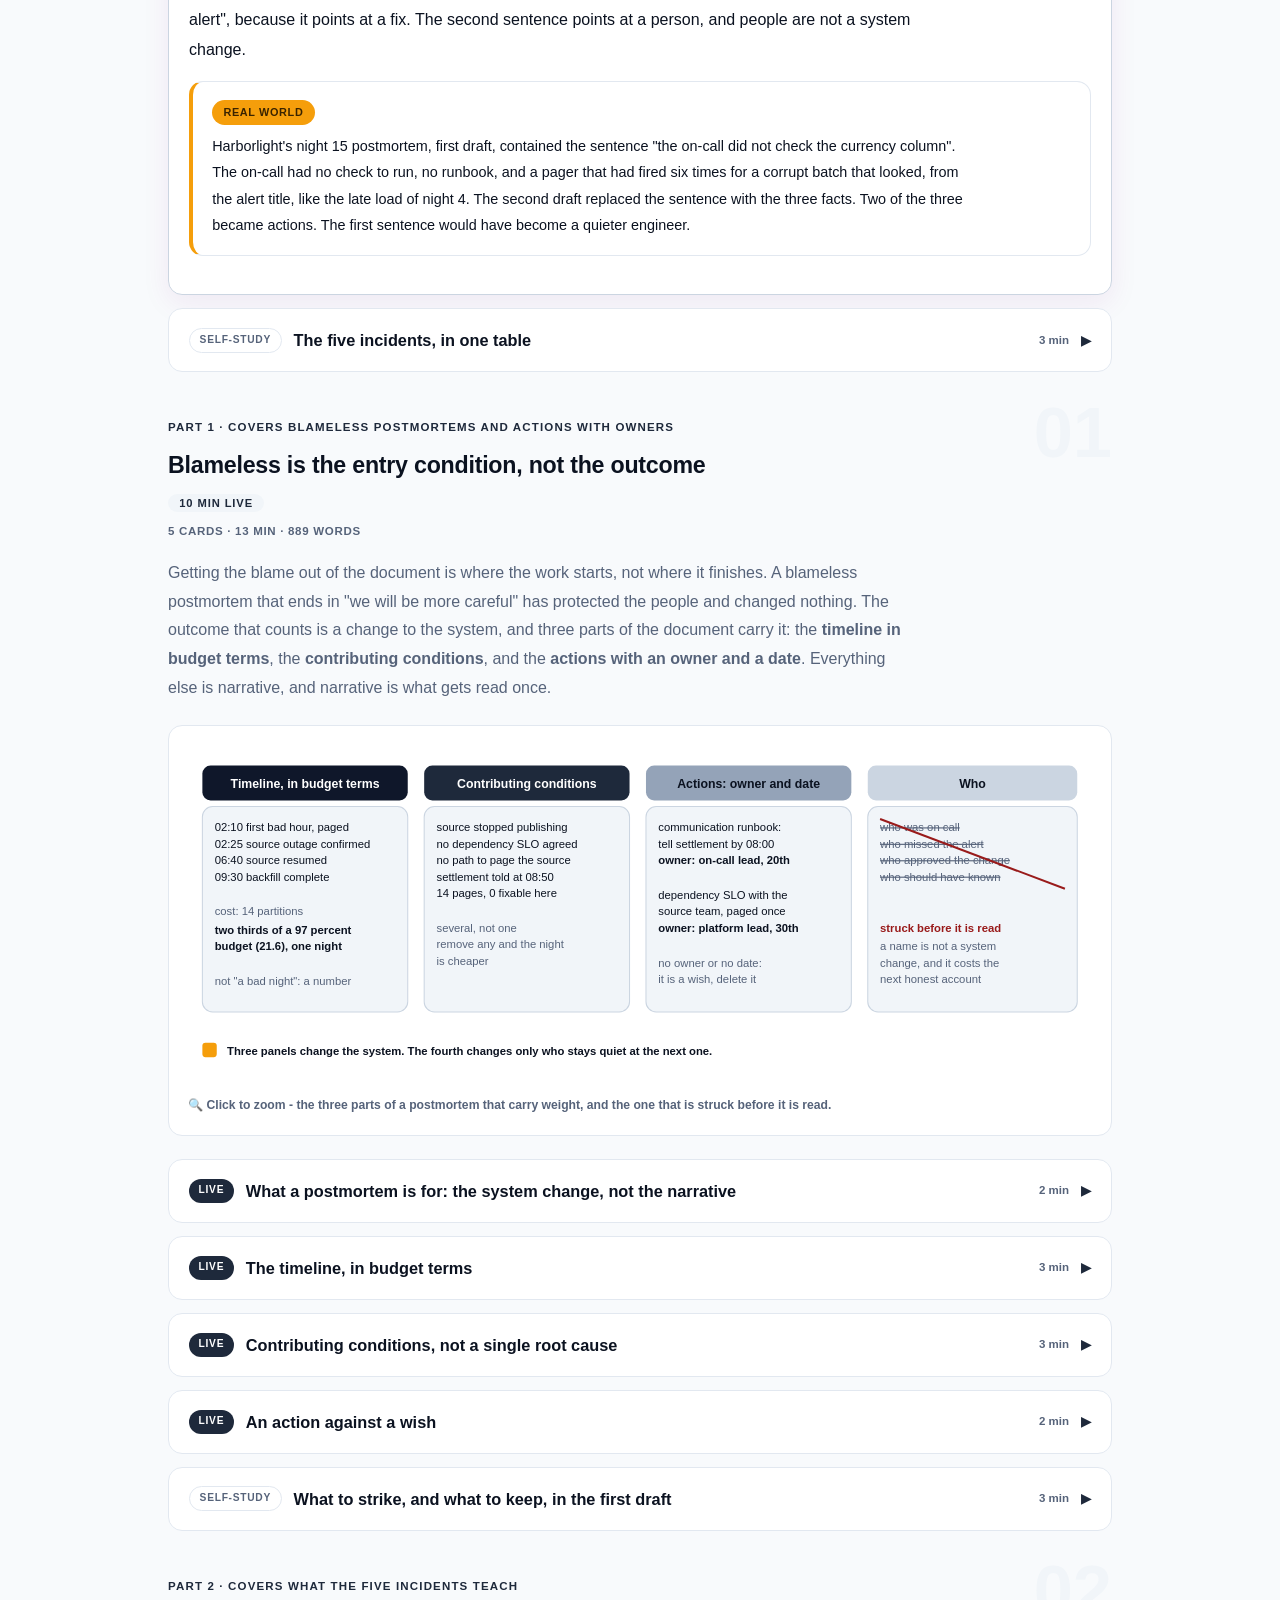
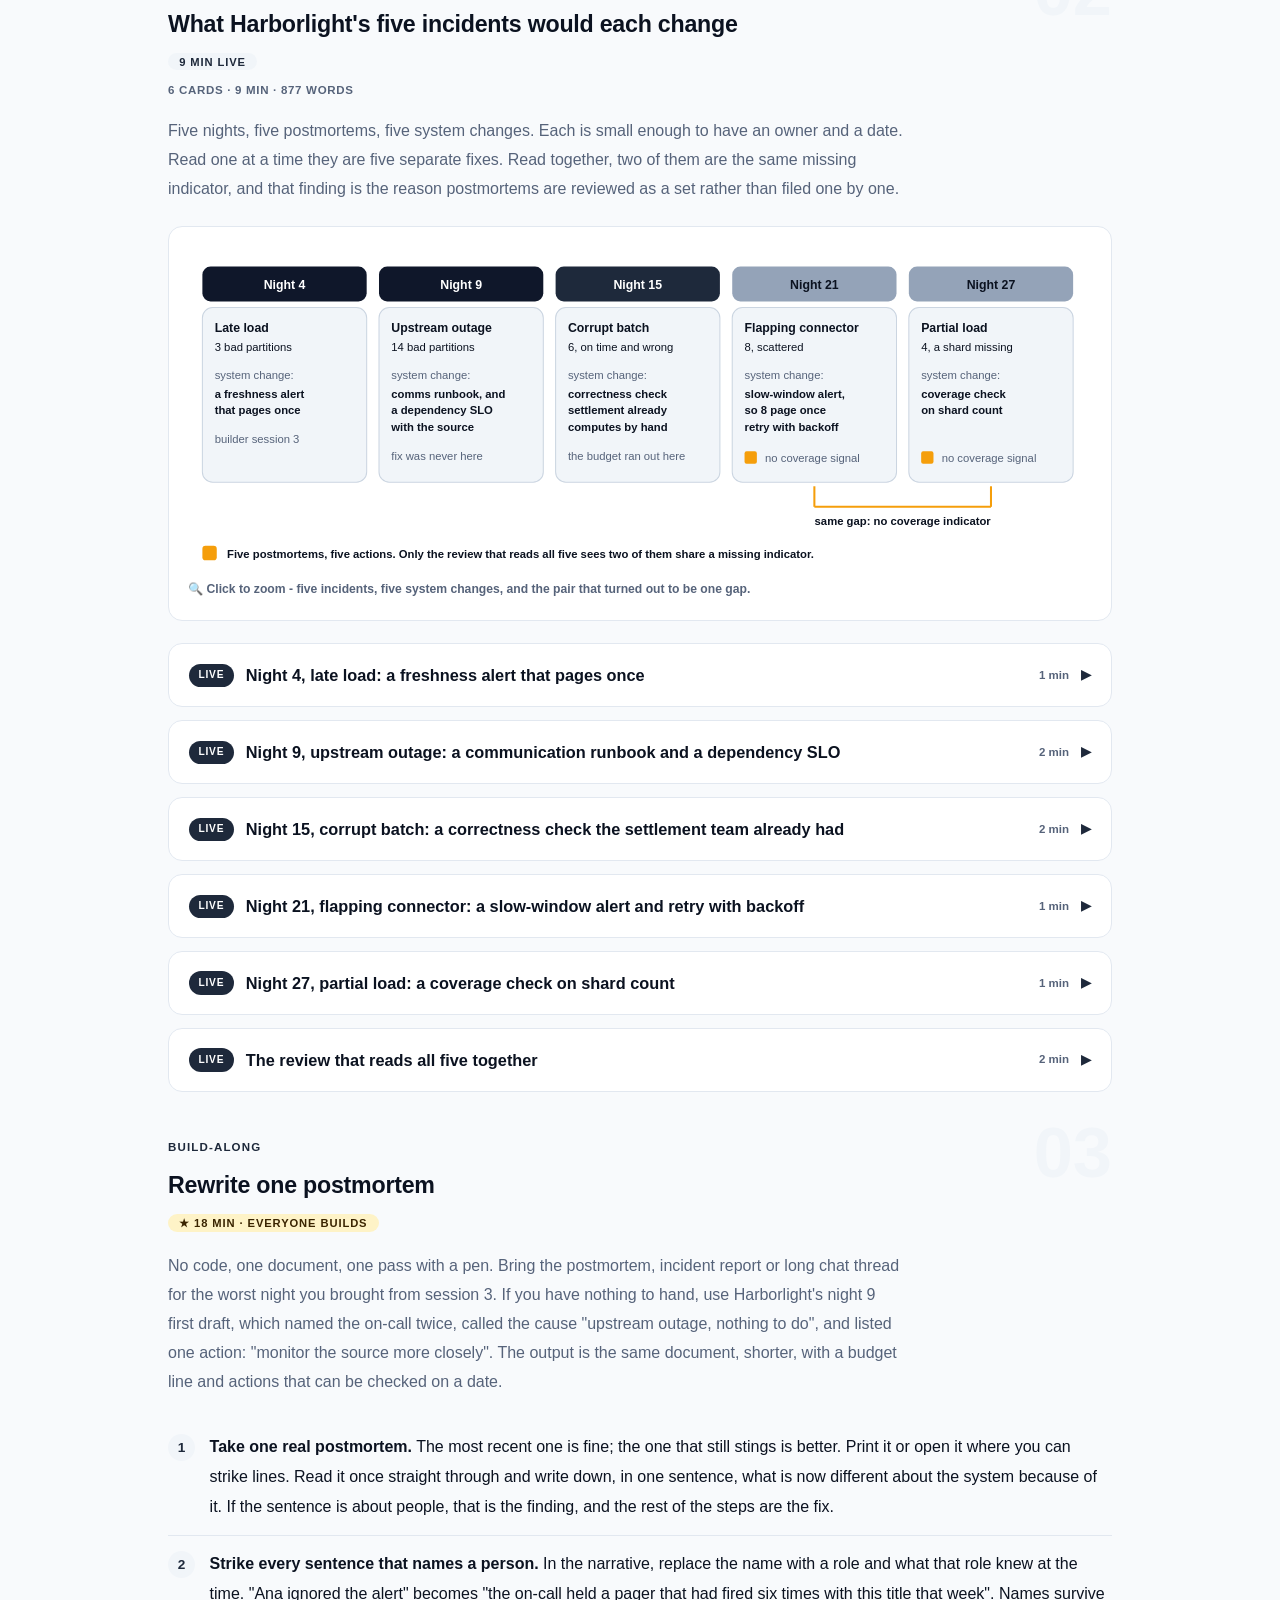
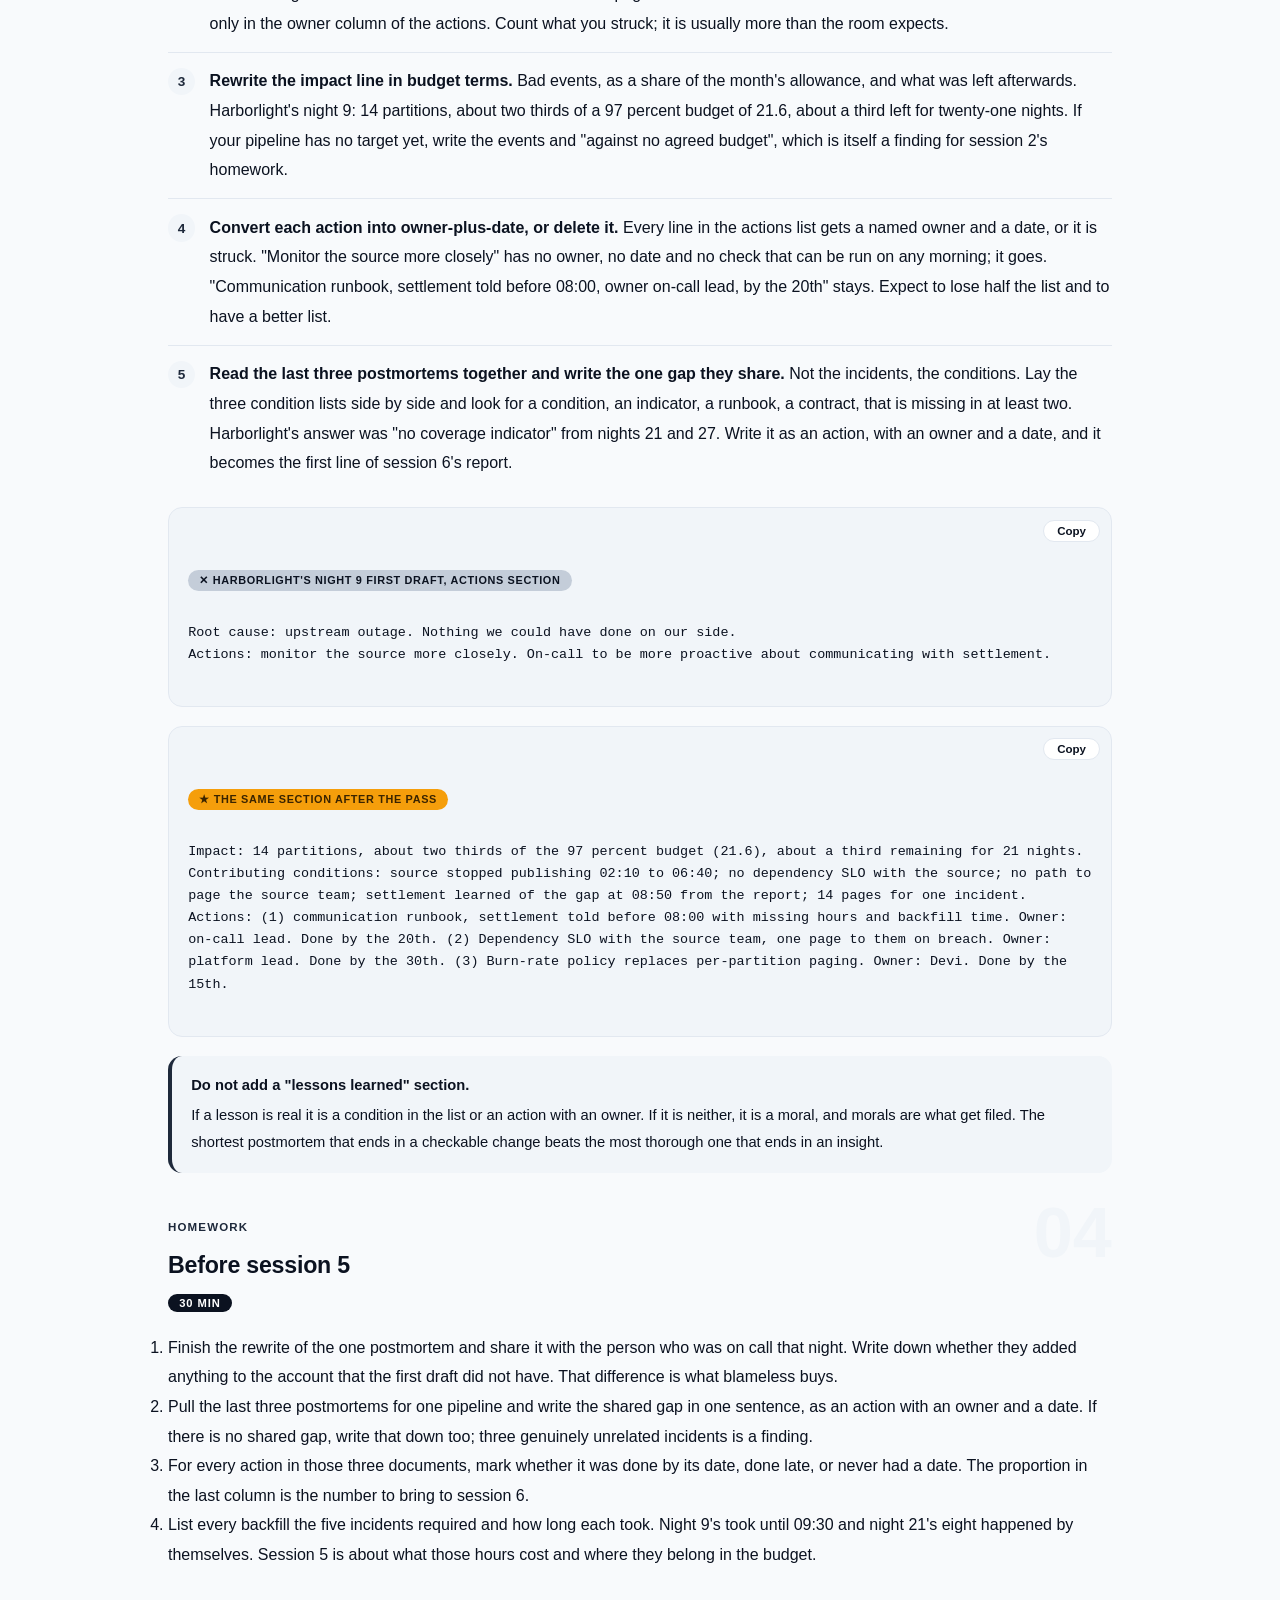
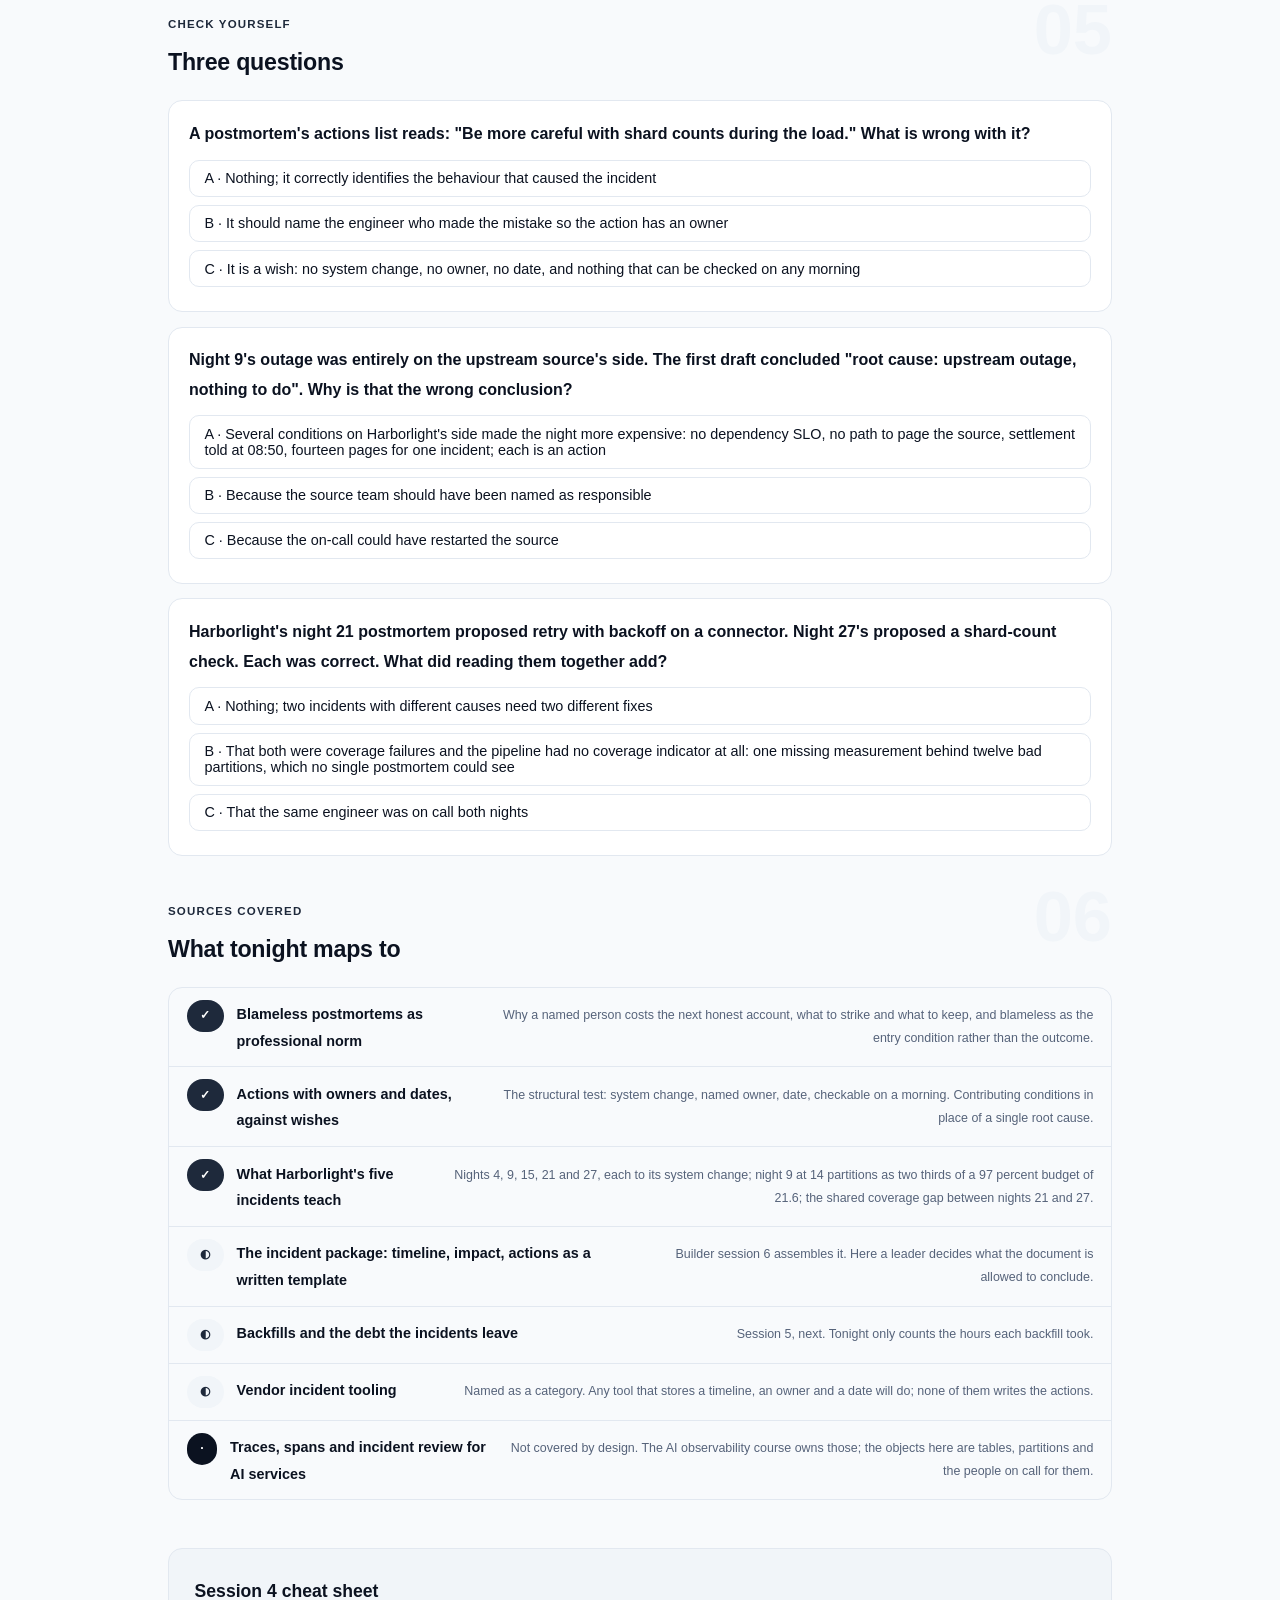
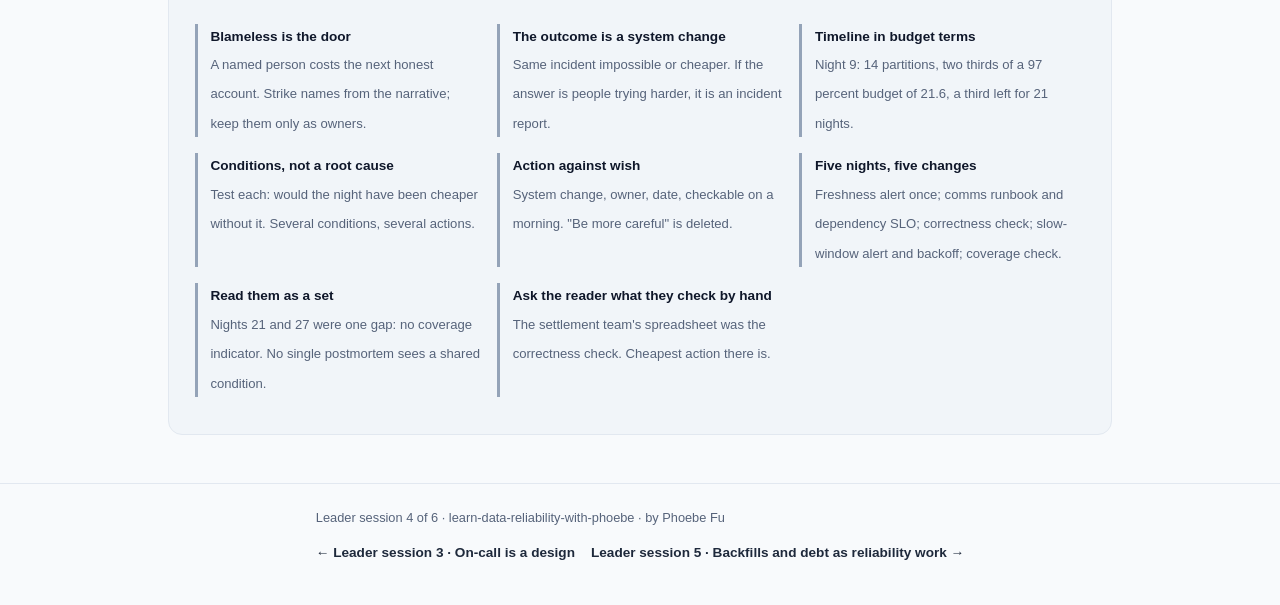
<file: courses/a4-postmortems.html>
<!DOCTYPE html>
<html lang="en">
<head>
<meta charset="UTF-8">
<meta name="viewport" content="width=device-width, initial-scale=1.0">
<!-- social:start -->
<meta name="description" content="Leader session 4 of 6. Blameless is the entry condition of a postmortem, not its outcome. The three parts that matter: a timeline in budget terms, contributing conditions rather than one root cause, and actions with an owner and a date. What each of Harborlight's five incidents would change, and the gap two of them share that no single postmortem sees.">
<meta property="og:type" content="article">
<meta property="og:site_name" content="Learn with Phoebe">
<meta property="og:title" content="Postmortems that change something - learn data reliability with phoebe">
<meta property="og:description" content="Leader session 4 of 6. A postmortem that names a person buys one fewer honest account next time. One that ends in an owner and a date changes the system.">
<meta property="og:url" content="https://phoebefu6.github.io/learn-data-reliability-with-phoebe/courses/a4-postmortems.html">
<meta property="og:image" content="https://phoebefu6.github.io/learn-data-reliability-with-phoebe/assets/og-cover.png">
<meta property="og:image:width" content="1200">
<meta property="og:image:height" content="630">
<meta name="twitter:card" content="summary_large_image">
<meta name="twitter:title" content="Postmortems that change something - learn data reliability with phoebe">
<meta name="twitter:description" content="Night 9 cost 14 partitions, two thirds of a 97 percent budget. The postmortem is the system change, not the story.">
<meta name="twitter:image" content="https://phoebefu6.github.io/learn-data-reliability-with-phoebe/assets/og-cover.png">
<!-- social:end -->
<title>Leader session 4 · Postmortems that change something - learn data reliability with phoebe</title>
<link rel="stylesheet" href="../assets/style.css?v=24">
</head>
<body>

<div class="toolbar">
  <div class="wrap">
    <span class="crumb"><a href="../index.html">learn-data-reliability-with-phoebe</a> / Leader session 4 of 6</span>
    <button class="btn" id="toggle-all" type="button">Expand all</button>
    <button class="btn primary" id="zoom-toggle" type="button">Projector zoom: off</button>
  </div>
</div>

<header class="masthead">
  <div class="wrap">
    <div class="eyebrow">Learn Data Reliability with Phoebe · Leader session 4 of 6</div>
    <h1>Postmortems that <span class="accent">change something</span></h1>
    <p class="sub">Most postmortems are a story with a villain and a moral, and the moral is "be more careful". They are read once, filed, and the same incident arrives again in a different month wearing a different name. A postmortem exists for one reason: the system change that makes the same incident impossible or cheaper. Blameless is how you get in the door, because a document that names a person produces one fewer honest account next time. What matters once inside is three things: a timeline in budget terms, the conditions that combined rather than a single root cause, and actions that carry an owner and a date. Harborlight's five incidents each point at one change, and read together they point at a sixth that no single postmortem could see.</p>
    <div class="chip-row">
      <span class="chip level">🟡 Core</span>
      <span class="chip audience">Data and analytics leaders</span>
      <span class="chip time">45 min</span>
    </div>
    <div class="agenda">
      <span class="a1" style="flex:1">0-3 · Welcome</span>
      <span class="a2" style="flex:5">3-22 · Blameless, and then what</span>
      <span class="a3" style="flex:4">22-40 · Build-along: rewrite one postmortem</span>
      <span class="a4" style="flex:1">40-45 · Q&amp;A</span>
    </div>
  </div>
</header>

<main class="wrap">

  <!-- ============ INTRO ============ -->
  <section class="section" id="intro">
    <div class="section-kicker">
      <span class="klabel">Part 0</span>
      <h2>Where session 4 sits in the leader track</h2>
    </div>
    <p class="lede">Six sessions, one running example: the <strong>orders</strong> pipeline at Harborlight, 24 hourly partitions a night, 720 a month, feeding the settlement report that pays sellers. Session 1 measured it at 95.14 percent. Session 2 turned the shortfall into an error budget: 21.6 bad partitions a month at a 97 percent target, gone by night 15. Session 3 redesigned the on-call that carried the 35 bad partitions and their 35 pages. Tonight is the morning after each of the five incidents, and what gets written down so that the next month is different. Session 5 takes up the backfills and the debt the incidents leave behind, and session 6 reports the whole month upward in three numbers. The builder track assembles the incident package in its session 6; the leader track decides what a postmortem is allowed to conclude.</p>

    <div class="legend">
      <span class="pill">Live = presented in the 45 minutes</span>
      <span class="pill">Self-study = the full depth, after class</span>
      <span class="pill">🔍 Every diagram zooms</span>
    </div>

    <div class="callout win">
      <p><strong>★ What you walk out with tonight.</strong> The test that separates a postmortem from an incident report: does it end in a change to the system, with a name and a date on it. The three parts that carry all the weight, and the one part that carries none and does damage. For one real postmortem, a rewrite with every personal name struck, the impact stated in budget terms, and every action converted to owner-plus-date or deleted. And the habit of reading the last three together, which is where the shared gap lives.</p>
    </div>

    <details class="card" open>
      <summary><span class="mode live">Live</span>Why a postmortem that names a person produces one fewer honest account next time<span class="mini">3 min</span><span class="caret">▶</span></summary>
      <div class="body">
        <p>A postmortem depends entirely on people telling you what actually happened: what they saw, what they assumed, which alert they dismissed and why. That information exists in exactly one place, the memory of the person who was there, and they hand it over voluntarily. The moment a document says "the on-call failed to notice", every engineer who reads it learns the price of being noticed. Next time, the account arrives later, shorter, and with the awkward part left out. The document was accurate once and made every future document less so.</p>
        <p>Blameless is therefore not kindness and not a culture initiative. It is the condition under which the information the postmortem needs continues to arrive. The rule is mechanical: describe what the system did and what the people knew at the time, never what a person should have done. "The alert fired at 02:10 and its title matched the previous six false pages" is blameless and more useful than "the on-call ignored the alert", because it points at a fix. The second sentence points at a person, and people are not a system change.</p>
        <div class="callout example">
          <span class="ex-pill">Real world</span>
          <p>Harborlight's night 15 postmortem, first draft, contained the sentence "the on-call did not check the currency column". The on-call had no check to run, no runbook, and a pager that had fired six times for a corrupt batch that looked, from the alert title, like the late load of night 4. The second draft replaced the sentence with the three facts. Two of the three became actions. The first sentence would have become a quieter engineer.</p>
        </div>
      </div>
    </details>

    <details class="card">
      <summary><span class="mode self">Self-study</span>The five incidents, in one table<span class="mini">3 min</span><span class="caret">▶</span></summary>
      <div class="body">
        <p>Thirty nights, 720 partitions, 35 bad. Every number tonight comes from these five rows, and the budget column assumes the 97 percent target from session 2, which allows 21.6 bad partitions a month.</p>
        <table class="clean">
          <thead><tr><th>Night</th><th>Incident</th><th>Bad partitions</th><th>Share of a 97 percent budget</th><th>What the reader saw</th></tr></thead>
          <tbody>
            <tr><td>4</td><td>Late load</td><td>3</td><td>about 14 percent</td><td>Three hours missing at nine, backfilled by ten</td></tr>
            <tr><td>9</td><td>Upstream outage</td><td>14</td><td><strong>about two thirds</strong></td><td>Report unsignable; the outage was on the source's side</td></tr>
            <tr><td>15</td><td>Corrupt batch</td><td>6</td><td>about 28 percent</td><td>On time and wrong: a currency column arrived as text</td></tr>
            <tr><td>21</td><td>Flapping connector</td><td>8, scattered</td><td>about 37 percent</td><td>Eight hours each briefly missing, each backfilled within the hour</td></tr>
            <tr><td>27</td><td>Partial load</td><td>4</td><td>about 19 percent</td><td>On time, one of three shards missing in each</td></tr>
          </tbody>
        </table>
        <p>The shares add to more than one budget because the month spent more than one budget. Night 15 is where 21.6 ran out, and every partition after it was a promise already broken.</p>
      </div>
    </details>
  </section>

  <!-- ============ PART 1 ============ -->
  <section class="section" id="part-1">
    <div class="section-kicker">
      <span class="klabel">Part 1 · covers blameless postmortems and actions with owners</span>
      <h2>Blameless is the entry condition, not the outcome</h2>
      <span class="tag concept">10 min live</span>
    </div>
    <p class="lede">Getting the blame out of the document is where the work starts, not where it finishes. A blameless postmortem that ends in "we will be more careful" has protected the people and changed nothing. The outcome that counts is a change to the system, and three parts of the document carry it: the <strong>timeline in budget terms</strong>, the <strong>contributing conditions</strong>, and the <strong>actions with an owner and a date</strong>. Everything else is narrative, and narrative is what gets read once.</p>

    <figure class="zoomable">
      <svg viewBox="0 0 880 330" xmlns="http://www.w3.org/2000/svg" role="img" aria-label="Four panels. Three carry the weight: a timeline in budget terms, showing night 9's first bad hour at 02:10 and 14 partitions by 06:00, two thirds of a 97 percent budget of 21.6 in one night; contributing conditions, listing the source stopped publishing, no dependency SLO agreed, nobody paged the source team, and 14 pages of which none was fixable on this side; and actions with owner and date, a communication runbook owned by the on-call lead by the 20th and a dependency SLO with the source owned by the platform lead by the 30th. A fourth panel, who, lists who ran the job, who missed the alert and who approved the change, struck through with a red line.">
        <style>
          .a4aT { font: 800 12px Inter, sans-serif; fill: #fff; }
          .a4aH { font: 800 12px Inter, sans-serif; fill: #0B1220; }
          .a4aB { font: 400 11px Inter, sans-serif; fill: #0B1220; }
          .a4aM { font: 400 11px Inter, sans-serif; fill: #56637A; }
          .a4aN { font: 700 11px Inter, sans-serif; fill: #0B1220; }
          .a4aR { font: 700 11px Inter, sans-serif; fill: #991B1B; }
          .a4aS { font: 400 11px Inter, sans-serif; fill: #56637A; text-decoration: line-through; }
        </style>

        <rect x="14" y="20" width="200" height="34" rx="8" fill="#0F172A"></rect>
        <text class="a4aT" x="114" y="42" text-anchor="middle">Timeline, in budget terms</text>
        <rect x="14" y="60" width="200" height="200" rx="10" fill="#F1F5F9" stroke="#CBD5E1"></rect>
        <text class="a4aB" x="26" y="84">02:10 first bad hour, paged</text>
        <text class="a4aB" x="26" y="100">02:25 source outage confirmed</text>
        <text class="a4aB" x="26" y="116">06:40 source resumed</text>
        <text class="a4aB" x="26" y="132">09:30 backfill complete</text>
        <text class="a4aM" x="26" y="166">cost: 14 partitions</text>
        <text class="a4aN" x="26" y="184">two thirds of a 97 percent</text>
        <text class="a4aN" x="26" y="200">budget (21.6), one night</text>
        <text class="a4aM" x="26" y="234">not "a bad night": a number</text>

        <rect x="230" y="20" width="200" height="34" rx="8" fill="#1E293B"></rect>
        <text class="a4aT" x="330" y="42" text-anchor="middle">Contributing conditions</text>
        <rect x="230" y="60" width="200" height="200" rx="10" fill="#F1F5F9" stroke="#CBD5E1"></rect>
        <text class="a4aB" x="242" y="84">source stopped publishing</text>
        <text class="a4aB" x="242" y="100">no dependency SLO agreed</text>
        <text class="a4aB" x="242" y="116">no path to page the source</text>
        <text class="a4aB" x="242" y="132">settlement told at 08:50</text>
        <text class="a4aB" x="242" y="148">14 pages, 0 fixable here</text>
        <text class="a4aM" x="242" y="182">several, not one</text>
        <text class="a4aM" x="242" y="198">remove any and the night</text>
        <text class="a4aM" x="242" y="214">is cheaper</text>

        <rect x="446" y="20" width="200" height="34" rx="8" fill="#94A3B8"></rect>
        <text class="a4aH" x="546" y="42" text-anchor="middle">Actions: owner and date</text>
        <rect x="446" y="60" width="200" height="200" rx="10" fill="#F1F5F9" stroke="#CBD5E1"></rect>
        <text class="a4aB" x="458" y="84">communication runbook:</text>
        <text class="a4aB" x="458" y="100">tell settlement by 08:00</text>
        <text class="a4aN" x="458" y="116">owner: on-call lead, 20th</text>
        <text class="a4aB" x="458" y="150">dependency SLO with the</text>
        <text class="a4aB" x="458" y="166">source team, paged once</text>
        <text class="a4aN" x="458" y="182">owner: platform lead, 30th</text>
        <text class="a4aM" x="458" y="216">no owner or no date:</text>
        <text class="a4aM" x="458" y="232">it is a wish, delete it</text>

        <rect x="662" y="20" width="204" height="34" rx="8" fill="#CBD5E1"></rect>
        <text class="a4aH" x="764" y="42" text-anchor="middle">Who</text>
        <rect x="662" y="60" width="204" height="200" rx="10" fill="#F1F5F9" stroke="#CBD5E1"></rect>
        <text class="a4aS" x="674" y="84">who was on call</text>
        <text class="a4aS" x="674" y="100">who missed the alert</text>
        <text class="a4aS" x="674" y="116">who approved the change</text>
        <text class="a4aS" x="674" y="132">who should have known</text>
        <line data-strike="1" x1="674" y1="72" x2="854" y2="140" stroke="#991B1B" stroke-width="2"></line>
        <text class="a4aR" x="674" y="182">struck before it is read</text>
        <text class="a4aM" x="674" y="200">a name is not a system</text>
        <text class="a4aM" x="674" y="216">change, and it costs the</text>
        <text class="a4aM" x="674" y="232">next honest account</text>

        <rect x="14" y="290" width="14" height="14" rx="3" fill="#F59E0B"></rect>
        <text class="a4aN" x="38" y="302">Three panels change the system. The fourth changes only who stays quiet at the next one.</text>
      </svg>
      <figcaption>🔍 Click to zoom - the three parts of a postmortem that carry weight, and the one that is struck before it is read.</figcaption>
    </figure>

    <details class="card">
      <summary><span class="mode live">Live</span>What a postmortem is for: the system change, not the narrative<span class="mini">2 min</span><span class="caret">▶</span></summary>
      <div class="body">
        <p>The test is one question asked of the finished document: what is now different about the pipeline, the alert, the runbook or the contract with the source, such that the same incident either cannot happen or costs less when it does. If the answer is a sentence about the system, the postmortem worked. If the answer is a sentence about people trying harder, the document is an incident report with a moral attached, and the incident will be back.</p>
        <p>The narrative is not useless; it is how the room reconstructs what happened. But the narrative is the input, not the output, and postmortems fail when the story is so satisfying that the room mistakes having understood the night for having changed the next one.</p>
      </div>
    </details>

    <details class="card">
      <summary><span class="mode live">Live</span>The timeline, in budget terms<span class="mini">3 min</span><span class="caret">▶</span></summary>
      <div class="body">
        <p>A timeline is a list of times and facts, and every postmortem has one. What most lack is the line that converts the facts into the currency the leader track has been building since session 2. Night 9 was not "a bad night" or "a major outage". It cost <strong>14 partitions</strong>, which against a 97 percent target and its budget of 21.6 is about <strong>two thirds of the month's allowance in one night</strong>. That one line does three things a narrative cannot.</p>
        <ul>
          <li><strong>It ranks the incident without an argument.</strong> Fourteen partitions against three for the late load on night 4. The room does not need to agree about how bad it felt.</li>
          <li><strong>It tells the reader what was left.</strong> After night 9, about a third of the budget remained for twenty-one more nights. Night 15's six partitions spent it. That is why the settlement lead was told the promise was broken in the middle of the month, not at the end.</li>
          <li><strong>It sets the size of the action.</strong> An incident that spent two thirds of the budget earns a change with a real owner. An incident that spent a fortieth earns a line in a backlog. The budget decides which, and it decides it before anybody has to defend a feeling.</li>
        </ul>
      </div>
    </details>

    <details class="card">
      <summary><span class="mode live">Live</span>Contributing conditions, not a single root cause<span class="mini">3 min</span><span class="caret">▶</span></summary>
      <div class="body">
        <p>"Root cause" is a comfortable phrase because it promises there is one thing to fix. There almost never is. Night 9 had a root cause, the source stopped publishing, and it was entirely outside Harborlight's control. A postmortem that stops there concludes "nothing to do", which is false. The night was as expensive as it was because several conditions were true at once: no dependency SLO with the source, so the outage was not the source team's problem until nine; no path to page the source, so the on-call could only wait; a policy that paged fourteen times for a failure nobody on this side could fix; and a settlement lead who learned about it at 08:50 from the report itself.</p>
        <p>Remove any one of those conditions and the night costs less. That is the test for whether something belongs in the list: not "did it cause the incident" but "if this had been otherwise, would the incident have been cheaper". Four conditions produce four candidate actions. One root cause produced none.</p>
      </div>
    </details>

    <details class="card">
      <summary><span class="mode live">Live</span>An action against a wish<span class="mini">2 min</span><span class="caret">▶</span></summary>
      <div class="body">
        <p>The last section of every postmortem is a list called actions, and most of what is in it is wishes. The difference is structural, not stylistic: an action names a change to the system, a person who owns making it, and a date by which it is done. A wish names a behaviour and hopes.</p>
        <div class="prompt-box bad">
          <span class="label">✕ A wish, from Harborlight's night 27 first draft</span>
Be more careful with shard counts during the load, and double-check partitions before the settlement run.
        </div>
        <div class="prompt-box good">
          <span class="label">★ The same line as an action</span>
Add a coverage check on shard count to every orders partition; a partition with fewer than three shards is marked bad and pages once. Owner: Devi. Done by the 20th.
        </div>
        <p>The good line can be checked on the 21st. Either the check exists or it does not, and if it does not, the conversation is with Devi about what blocked it, which is a useful conversation. The wish cannot be checked on any date by anybody, which is what makes it comfortable to write and worthless to have written.</p>
      </div>
    </details>

    <details class="card">
      <summary><span class="mode self">Self-study</span>What to strike, and what to keep, in the first draft<span class="mini">3 min</span><span class="caret">▶</span></summary>
      <div class="body">
        <ul>
          <li><strong>Strike every personal name in the narrative.</strong> Replace with a role and what that role knew at the time: "the on-call, holding a pager that had fired six times with the same title". Names survive only in the owner column of the actions, where they are a commitment rather than an accusation.</li>
          <li><strong>Strike "should have".</strong> It is always a person and always hindsight. Rewrite as the condition that made the better choice invisible at the time.</li>
          <li><strong>Strike "human error" as a cause.</strong> It is a description of the fact that a person was involved. The condition that made the error easy to make is the cause, and it is fixable.</li>
          <li><strong>Keep every timestamp.</strong> The gap between the first bad hour and the first human awareness is the detection cost; the gap between awareness and the reader being told is the communication cost. Both become actions.</li>
          <li><strong>Keep what the reader experienced,</strong> in the reader's words. The settlement lead's "I found out from the report" is worth more than any internal metric, and it is the line that justifies the communication runbook.</li>
          <li><strong>Keep the budget line.</strong> Partitions spent, share of the month's allowance, what remained. It is the sentence that gets quoted upward in session 6.</li>
        </ul>
      </div>
    </details>
  </section>

  <!-- ============ PART 2 ============ -->
  <section class="section" id="part-2">
    <div class="section-kicker">
      <span class="klabel">Part 2 · covers what the five incidents teach</span>
      <h2>What Harborlight's five incidents would each change</h2>
      <span class="tag concept">9 min live</span>
    </div>
    <p class="lede">Five nights, five postmortems, five system changes. Each is small enough to have an owner and a date. Read one at a time they are five separate fixes. Read together, two of them are the same missing indicator, and that finding is the reason postmortems are reviewed as a set rather than filed one by one.</p>

    <figure class="zoomable">
      <svg viewBox="0 0 880 314" xmlns="http://www.w3.org/2000/svg" role="img" aria-label="Five tiles, one per incident. Night 4 late load, 3 bad partitions, system change a freshness alert that pages once. Night 9 upstream outage, 14 bad partitions, a communication runbook and a dependency SLO with the source. Night 15 corrupt batch, 6 on time and wrong, a correctness check the settlement team already computes by hand. Night 21 flapping connector, 8 scattered, a slow-window alert plus retry with backoff. Night 27 partial load, 4 with a shard missing, a coverage check on shard count. Nights 21 and 27 are joined by an amber bracket labelled same gap, no coverage indicator.">
        <style>
          .a4bT { font: 800 12px Inter, sans-serif; fill: #fff; }
          .a4bH { font: 800 12px Inter, sans-serif; fill: #0B1220; }
          .a4bB { font: 400 11px Inter, sans-serif; fill: #0B1220; }
          .a4bM { font: 400 11px Inter, sans-serif; fill: #56637A; }
          .a4bN { font: 700 11px Inter, sans-serif; fill: #0B1220; }
        </style>

        <rect x="14" y="20" width="160" height="34" rx="8" fill="#0F172A"></rect>
        <text class="a4bT" x="94" y="42" text-anchor="middle">Night 4</text>
        <rect x="14" y="60" width="160" height="170" rx="10" fill="#F1F5F9" stroke="#CBD5E1"></rect>
        <text class="a4bH" x="26" y="84">Late load</text>
        <text class="a4bB" x="26" y="102">3 bad partitions</text>
        <text class="a4bM" x="26" y="130">system change:</text>
        <text class="a4bN" x="26" y="148">a freshness alert</text>
        <text class="a4bN" x="26" y="164">that pages once</text>
        <text class="a4bM" x="26" y="192">builder session 3</text>

        <rect x="186" y="20" width="160" height="34" rx="8" fill="#0F172A"></rect>
        <text class="a4bT" x="266" y="42" text-anchor="middle">Night 9</text>
        <rect x="186" y="60" width="160" height="170" rx="10" fill="#F1F5F9" stroke="#CBD5E1"></rect>
        <text class="a4bH" x="198" y="84">Upstream outage</text>
        <text class="a4bB" x="198" y="102">14 bad partitions</text>
        <text class="a4bM" x="198" y="130">system change:</text>
        <text class="a4bN" x="198" y="148">comms runbook, and</text>
        <text class="a4bN" x="198" y="164">a dependency SLO</text>
        <text class="a4bN" x="198" y="180">with the source</text>
        <text class="a4bM" x="198" y="208">fix was never here</text>

        <rect x="358" y="20" width="160" height="34" rx="8" fill="#1E293B"></rect>
        <text class="a4bT" x="438" y="42" text-anchor="middle">Night 15</text>
        <rect x="358" y="60" width="160" height="170" rx="10" fill="#F1F5F9" stroke="#CBD5E1"></rect>
        <text class="a4bH" x="370" y="84">Corrupt batch</text>
        <text class="a4bB" x="370" y="102">6, on time and wrong</text>
        <text class="a4bM" x="370" y="130">system change:</text>
        <text class="a4bN" x="370" y="148">correctness check</text>
        <text class="a4bN" x="370" y="164">settlement already</text>
        <text class="a4bN" x="370" y="180">computes by hand</text>
        <text class="a4bM" x="370" y="208">the budget ran out here</text>

        <rect x="530" y="20" width="160" height="34" rx="8" fill="#94A3B8"></rect>
        <text class="a4bH" x="610" y="42" text-anchor="middle">Night 21</text>
        <rect x="530" y="60" width="160" height="170" rx="10" fill="#F1F5F9" stroke="#CBD5E1"></rect>
        <text class="a4bH" x="542" y="84">Flapping connector</text>
        <text class="a4bB" x="542" y="102">8, scattered</text>
        <text class="a4bM" x="542" y="130">system change:</text>
        <text class="a4bN" x="542" y="148">slow-window alert,</text>
        <text class="a4bN" x="542" y="164">so 8 page once</text>
        <text class="a4bN" x="542" y="180">retry with backoff</text>
        <rect x="542" y="200" width="12" height="12" rx="2" fill="#F59E0B"></rect>
        <text class="a4bM" x="562" y="210">no coverage signal</text>

        <rect x="702" y="20" width="160" height="34" rx="8" fill="#94A3B8"></rect>
        <text class="a4bH" x="782" y="42" text-anchor="middle">Night 27</text>
        <rect x="702" y="60" width="160" height="170" rx="10" fill="#F1F5F9" stroke="#CBD5E1"></rect>
        <text class="a4bH" x="714" y="84">Partial load</text>
        <text class="a4bB" x="714" y="102">4, a shard missing</text>
        <text class="a4bM" x="714" y="130">system change:</text>
        <text class="a4bN" x="714" y="148">coverage check</text>
        <text class="a4bN" x="714" y="164">on shard count</text>
        <rect x="714" y="200" width="12" height="12" rx="2" fill="#F59E0B"></rect>
        <text class="a4bM" x="734" y="210">no coverage signal</text>

        <line x1="610" y1="234" x2="610" y2="254" stroke="#F59E0B" stroke-width="2"></line>
        <line x1="610" y1="254" x2="782" y2="254" stroke="#F59E0B" stroke-width="2"></line>
        <line x1="782" y1="254" x2="782" y2="234" stroke="#F59E0B" stroke-width="2"></line>
        <text class="a4bN" x="696" y="272" text-anchor="middle">same gap: no coverage indicator</text>

        <rect x="14" y="292" width="14" height="14" rx="3" fill="#F59E0B"></rect>
        <text class="a4bN" x="38" y="304">Five postmortems, five actions. Only the review that reads all five sees two of them share a missing indicator.</text>
      </svg>
      <figcaption>🔍 Click to zoom - five incidents, five system changes, and the pair that turned out to be one gap.</figcaption>
    </figure>

    <details class="card">
      <summary><span class="mode live">Live</span>Night 4, late load: a freshness alert that pages once<span class="mini">1 min</span><span class="caret">▶</span></summary>
      <div class="body">
        <p>Three partitions landed after their hour and were backfilled by ten. The reader saw three hours missing at nine and had them by the time she signed. The conditions: the alert fired three times for one delay, and the on-call learned of the delay from the first page and nothing from the next two. The change is a freshness alert on the burn-rate policy that pages at the first late hour and then holds, which is builder session 3's work. About 14 percent of a 97 percent budget, an action with a one-line scope.</p>
      </div>
    </details>

    <details class="card">
      <summary><span class="mode live">Live</span>Night 9, upstream outage: a communication runbook and a dependency SLO<span class="mini">2 min</span><span class="caret">▶</span></summary>
      <div class="body">
        <p>Fourteen partitions, two thirds of the budget, and not one of them fixable from Harborlight's side. The fix was never here, which is exactly why this postmortem is the one most teams write as "nothing to do". Two conditions were on this side and both become actions.</p>
        <ul>
          <li><strong>A communication runbook.</strong> When an upstream outage is confirmed, the settlement lead is told before 08:00 which hours are missing and when the backfill will land. She learned it at 08:50 from the report. Owner the on-call lead, date the 20th.</li>
          <li><strong>A dependency SLO with the source team.</strong> A written expectation of the source's freshness, a path to page them once when it is missed, and the outage on their budget rather than only on Harborlight's. Owner the platform lead, date the 30th, because it involves another team and a conversation.</li>
        </ul>
        <p>Neither action makes the next outage impossible. Both make it cheaper: fifteen minutes of communication instead of a morning of surprise, and a source team that knows before nine.</p>
      </div>
    </details>

    <details class="card">
      <summary><span class="mode live">Live</span>Night 15, corrupt batch: a correctness check the settlement team already had<span class="mini">2 min</span><span class="caret">▶</span></summary>
      <div class="body">
        <p>Six partitions landed on time with a currency column that had arrived as text. Every freshness signal said perfect. The report was wrong for six hours and the finance analyst caught it against the bank file. The budget of 21.6 ran out on this night, so this is the postmortem written in the knowledge that the month's promise was already broken.</p>
        <p>The change is almost embarrassing in its size: the control total that caught the fault was already being computed by hand in a spreadsheet every morning by the settlement team. Turning it into a correctness check on the pipeline, so a partition whose totals do not reconcile is marked bad and pages once, was one column and one comparison. The condition that mattered was not a missing capability. It was that the check lived on the reader's side of the boundary and the pipeline never saw it.</p>
        <div class="callout example">
          <span class="ex-pill">Real world</span>
          <p>The most valuable correctness check in most data organisations already exists in a spreadsheet owned by whoever signs the report. It is rarely in the pipeline, because nobody asked the reader what they check by hand. That question is the cheapest postmortem action there is.</p>
        </div>
      </div>
    </details>

    <details class="card">
      <summary><span class="mode live">Live</span>Night 21, flapping connector: a slow-window alert and retry with backoff<span class="mini">1 min</span><span class="caret">▶</span></summary>
      <div class="body">
        <p>Eight partitions, scattered across the night, each briefly missing and each backfilled within the hour by the connector reconnecting on its own. The reader may not have noticed at all. The on-call was paged eight times. Two conditions: the connector retried immediately and failed immediately, so each flap was a full failure, and each flap was a separate page. Two actions: retry with backoff on the connector, owner the platform engineer who owns it, and a slow-window alert so eight scattered failures burn the budget visibly and page once rather than eight times.</p>
      </div>
    </details>

    <details class="card">
      <summary><span class="mode live">Live</span>Night 27, partial load: a coverage check on shard count<span class="mini">1 min</span><span class="caret">▶</span></summary>
      <div class="body">
        <p>Four partitions landed on time, with totals that reconciled for the rows present, and each missing one of three shards. Freshness passed. Correctness, as written, passed. The job exited cleanly four times. The reader saw a report that was a third light for four hours. The single condition: nothing measured whether a partition had processed the amount of data it should have. The action is the one already written as a line in Part 1: a coverage check on shard count, a partition with fewer than three shards marked bad and paged once, owner Devi, by the 20th.</p>
      </div>
    </details>

    <details class="card">
      <summary><span class="mode live">Live</span>The review that reads all five together<span class="mini">2 min</span><span class="caret">▶</span></summary>
      <div class="body">
        <p>Each postmortem above is correct on its own. The finding none of them produces appears only when the five are read as a set: nights 21 and 27 are the same gap. A flapping connector that drops a partition and a load that lands two shards of three are both failures of <em>coverage</em>, the indicator that asks whether a partition processed as much data as it should have, and Harborlight had no coverage indicator at all. Two incidents, twelve partitions, more than half of a 97 percent budget, one missing measurement.</p>
        <ul>
          <li><strong>A single postmortem cannot see it.</strong> Night 21's document is about a connector. Night 27's is about shards. The word coverage appears in neither because the people writing each were, correctly, looking at their own night.</li>
          <li><strong>The review is a standing meeting, not a reaction.</strong> Monthly, all postmortems since the last one, read for repeated conditions rather than repeated incidents. Repeated incidents are obvious. Repeated conditions hide behind different names.</li>
          <li><strong>It changes the size of the action.</strong> Two small actions, a retry and a shard check, become one indicator that would have counted both nights and any future night that looks like neither. That is the change the review earns, and it is the one that gets reported upward in session 6 as "the month found a missing indicator", which is a sentence a steering committee can act on.</li>
        </ul>
      </div>
    </details>
  </section>

  <!-- ============ DEMO ============ -->
  <section class="section" id="demo-1">
    <div class="section-kicker">
      <span class="klabel">Build-along</span>
      <h2>Rewrite one postmortem</h2>
      <span class="tag demo">★ 18 min · everyone builds</span>
    </div>
    <p class="lede">No code, one document, one pass with a pen. Bring the postmortem, incident report or long chat thread for the worst night you brought from session 3. If you have nothing to hand, use Harborlight's night 9 first draft, which named the on-call twice, called the cause "upstream outage, nothing to do", and listed one action: "monitor the source more closely". The output is the same document, shorter, with a budget line and actions that can be checked on a date.</p>

    <div class="steps">
      <div class="step">
        <p><strong>Take one real postmortem.</strong> The most recent one is fine; the one that still stings is better. Print it or open it where you can strike lines. Read it once straight through and write down, in one sentence, what is now different about the system because of it. If the sentence is about people, that is the finding, and the rest of the steps are the fix.</p>
      </div>
      <div class="step">
        <p><strong>Strike every sentence that names a person.</strong> In the narrative, replace the name with a role and what that role knew at the time. "Ana ignored the alert" becomes "the on-call held a pager that had fired six times with this title that week". Names survive only in the owner column of the actions. Count what you struck; it is usually more than the room expects.</p>
      </div>
      <div class="step">
        <p><strong>Rewrite the impact line in budget terms.</strong> Bad events, as a share of the month's allowance, and what was left afterwards. Harborlight's night 9: 14 partitions, about two thirds of a 97 percent budget of 21.6, about a third left for twenty-one nights. If your pipeline has no target yet, write the events and "against no agreed budget", which is itself a finding for session 2's homework.</p>
      </div>
      <div class="step">
        <p><strong>Convert each action into owner-plus-date, or delete it.</strong> Every line in the actions list gets a named owner and a date, or it is struck. "Monitor the source more closely" has no owner, no date and no check that can be run on any morning; it goes. "Communication runbook, settlement told before 08:00, owner on-call lead, by the 20th" stays. Expect to lose half the list and to have a better list.</p>
      </div>
      <div class="step">
        <p><strong>Read the last three postmortems together and write the one gap they share.</strong> Not the incidents, the conditions. Lay the three condition lists side by side and look for a condition, an indicator, a runbook, a contract, that is missing in at least two. Harborlight's answer was "no coverage indicator" from nights 21 and 27. Write it as an action, with an owner and a date, and it becomes the first line of session 6's report.</p>
      </div>
    </div>

    <div class="prompt-box bad">
      <span class="label">✕ Harborlight's night 9 first draft, actions section</span>
Root cause: upstream outage. Nothing we could have done on our side.
Actions: monitor the source more closely. On-call to be more proactive about communicating with settlement.
    </div>

    <div class="prompt-box good">
      <span class="label">★ The same section after the pass</span>
Impact: 14 partitions, about two thirds of the 97 percent budget (21.6), about a third remaining for 21 nights.
Contributing conditions: source stopped publishing 02:10 to 06:40; no dependency SLO with the source; no path to page the source team; settlement learned of the gap at 08:50 from the report; 14 pages for one incident.
Actions: (1) communication runbook, settlement told before 08:00 with missing hours and backfill time. Owner: on-call lead. Done by the 20th. (2) Dependency SLO with the source team, one page to them on breach. Owner: platform lead. Done by the 30th. (3) Burn-rate policy replaces per-partition paging. Owner: Devi. Done by the 15th.
    </div>

    <div class="callout tip">
      <p><strong>Do not add a "lessons learned" section.</strong> If a lesson is real it is a condition in the list or an action with an owner. If it is neither, it is a moral, and morals are what get filed. The shortest postmortem that ends in a checkable change beats the most thorough one that ends in an insight.</p>
    </div>
  </section>

  <!-- ============ HOMEWORK ============ -->
  <section class="section" id="exercise">
    <div class="section-kicker">
      <span class="klabel">Homework</span>
      <h2>Before session 5</h2>
      <span class="tag exercise">30 min</span>
    </div>
    <ol>
      <li>Finish the rewrite of the one postmortem and share it with the person who was on call that night. Write down whether they added anything to the account that the first draft did not have. That difference is what blameless buys.</li>
      <li>Pull the last three postmortems for one pipeline and write the shared gap in one sentence, as an action with an owner and a date. If there is no shared gap, write that down too; three genuinely unrelated incidents is a finding.</li>
      <li>For every action in those three documents, mark whether it was done by its date, done late, or never had a date. The proportion in the last column is the number to bring to session 6.</li>
      <li>List every backfill the five incidents required and how long each took. Night 9's took until 09:30 and night 21's eight happened by themselves. Session 5 is about what those hours cost and where they belong in the budget.</li>
    </ol>
  </section>

  <!-- ============ QUIZ ============ -->
  <section class="section" id="quiz">
    <div class="section-kicker">
      <span class="klabel">Check yourself</span>
      <h2>Three questions</h2>
    </div>

    <div class="quiz-q" data-answer="2">
      <p class="qtext">A postmortem's actions list reads: "Be more careful with shard counts during the load." What is wrong with it?</p>
      <button class="qopt" type="button">A · Nothing; it correctly identifies the behaviour that caused the incident</button>
      <button class="qopt" type="button">B · It should name the engineer who made the mistake so the action has an owner</button>
      <button class="qopt" type="button">C · It is a wish: no system change, no owner, no date, and nothing that can be checked on any morning</button>
      <p class="qwhy">An action names a change to the system, who owns making it and when it is done: "coverage check on shard count, owner Devi, by the 20th". A wish names a behaviour and hopes. Naming a person in the narrative costs the next honest account.</p>
    </div>

    <div class="quiz-q" data-answer="0">
      <p class="qtext">Night 9's outage was entirely on the upstream source's side. The first draft concluded "root cause: upstream outage, nothing to do". Why is that the wrong conclusion?</p>
      <button class="qopt" type="button">A · Several conditions on Harborlight's side made the night more expensive: no dependency SLO, no path to page the source, settlement told at 08:50, fourteen pages for one incident; each is an action</button>
      <button class="qopt" type="button">B · Because the source team should have been named as responsible</button>
      <button class="qopt" type="button">C · Because the on-call could have restarted the source</button>
      <p class="qwhy">A single root cause outside your control produces no actions. Contributing conditions, tested by "would the night have been cheaper without this", produced a communication runbook and a dependency SLO, both with owners and dates.</p>
    </div>

    <div class="quiz-q" data-answer="1">
      <p class="qtext">Harborlight's night 21 postmortem proposed retry with backoff on a connector. Night 27's proposed a shard-count check. Each was correct. What did reading them together add?</p>
      <button class="qopt" type="button">A · Nothing; two incidents with different causes need two different fixes</button>
      <button class="qopt" type="button">B · That both were coverage failures and the pipeline had no coverage indicator at all: one missing measurement behind twelve bad partitions, which no single postmortem could see</button>
      <button class="qopt" type="button">C · That the same engineer was on call both nights</button>
      <p class="qwhy">Repeated incidents are obvious. Repeated conditions hide behind different names. The set review found the shared gap and turned two small fixes into one indicator that counts both nights and any future night like neither.</p>
    </div>

    <p class="quiz-score"></p>
  </section>

  <!-- ============ COVERAGE ============ -->
  <section class="section" id="official">
    <div class="section-kicker">
      <span class="klabel">Sources covered</span>
      <h2>What tonight maps to</h2>
    </div>
    <div class="covered">
      <div class="covered-row">
        <span class="status pill solid">✓</span>
        <span class="name">Blameless postmortems as professional norm</span>
        <span class="note">Why a named person costs the next honest account, what to strike and what to keep, and blameless as the entry condition rather than the outcome.</span>
      </div>
      <div class="covered-row">
        <span class="status pill solid">✓</span>
        <span class="name">Actions with owners and dates, against wishes</span>
        <span class="note">The structural test: system change, named owner, date, checkable on a morning. Contributing conditions in place of a single root cause.</span>
      </div>
      <div class="covered-row">
        <span class="status pill solid">✓</span>
        <span class="name">What Harborlight's five incidents teach</span>
        <span class="note">Nights 4, 9, 15, 21 and 27, each to its system change; night 9 at 14 partitions as two thirds of a 97 percent budget of 21.6; the shared coverage gap between nights 21 and 27.</span>
      </div>
      <div class="covered-row">
        <span class="status pill light">◐</span>
        <span class="name">The incident package: timeline, impact, actions as a written template</span>
        <span class="note">Builder session 6 assembles it. Here a leader decides what the document is allowed to conclude.</span>
      </div>
      <div class="covered-row">
        <span class="status pill light">◐</span>
        <span class="name">Backfills and the debt the incidents leave</span>
        <span class="note">Session 5, next. Tonight only counts the hours each backfill took.</span>
      </div>
      <div class="covered-row">
        <span class="status pill light">◐</span>
        <span class="name">Vendor incident tooling</span>
        <span class="note">Named as a category. Any tool that stores a timeline, an owner and a date will do; none of them writes the actions.</span>
      </div>
      <div class="covered-row">
        <span class="status pill inkpill">·</span>
        <span class="name">Traces, spans and incident review for AI services</span>
        <span class="note">Not covered by design. The AI observability course owns those; the objects here are tables, partitions and the people on call for them.</span>
      </div>
    </div>
  </section>

  <!-- ============ CHEAT SHEET ============ -->
  <section class="cheat" id="cheatsheet">
    <h3>Session 4 cheat sheet</h3>
    <div class="grid-2">
      <div class="cheat-item"><b>Blameless is the door</b><span>A named person costs the next honest account. Strike names from the narrative; keep them only as owners.</span></div>
      <div class="cheat-item"><b>The outcome is a system change</b><span>Same incident impossible or cheaper. If the answer is people trying harder, it is an incident report.</span></div>
      <div class="cheat-item"><b>Timeline in budget terms</b><span>Night 9: 14 partitions, two thirds of a 97 percent budget of 21.6, a third left for 21 nights.</span></div>
      <div class="cheat-item"><b>Conditions, not a root cause</b><span>Test each: would the night have been cheaper without it. Several conditions, several actions.</span></div>
      <div class="cheat-item"><b>Action against wish</b><span>System change, owner, date, checkable on a morning. "Be more careful" is deleted.</span></div>
      <div class="cheat-item"><b>Five nights, five changes</b><span>Freshness alert once; comms runbook and dependency SLO; correctness check; slow-window alert and backoff; coverage check.</span></div>
      <div class="cheat-item"><b>Read them as a set</b><span>Nights 21 and 27 were one gap: no coverage indicator. No single postmortem sees a shared condition.</span></div>
      <div class="cheat-item"><b>Ask the reader what they check by hand</b><span>The settlement team's spreadsheet was the correctness check. Cheapest action there is.</span></div>
    </div>
  </section>

</main>

<footer class="pagefoot">
  <div class="wrap">
    <p>Leader session 4 of 6 · learn-data-reliability-with-phoebe · by Phoebe Fu</p>
    <nav class="pagenav">
      <a href="a3-on-call-is-a-design.html">← Leader session 3 · On-call is a design</a>
      <a href="a5-backfills-and-debt.html">Leader session 5 · Backfills and debt as reliability work →</a>
    </nav>
  </div>
</footer>

<script src="../assets/app.js?v=22"></script>
</body>
</html>
</file>
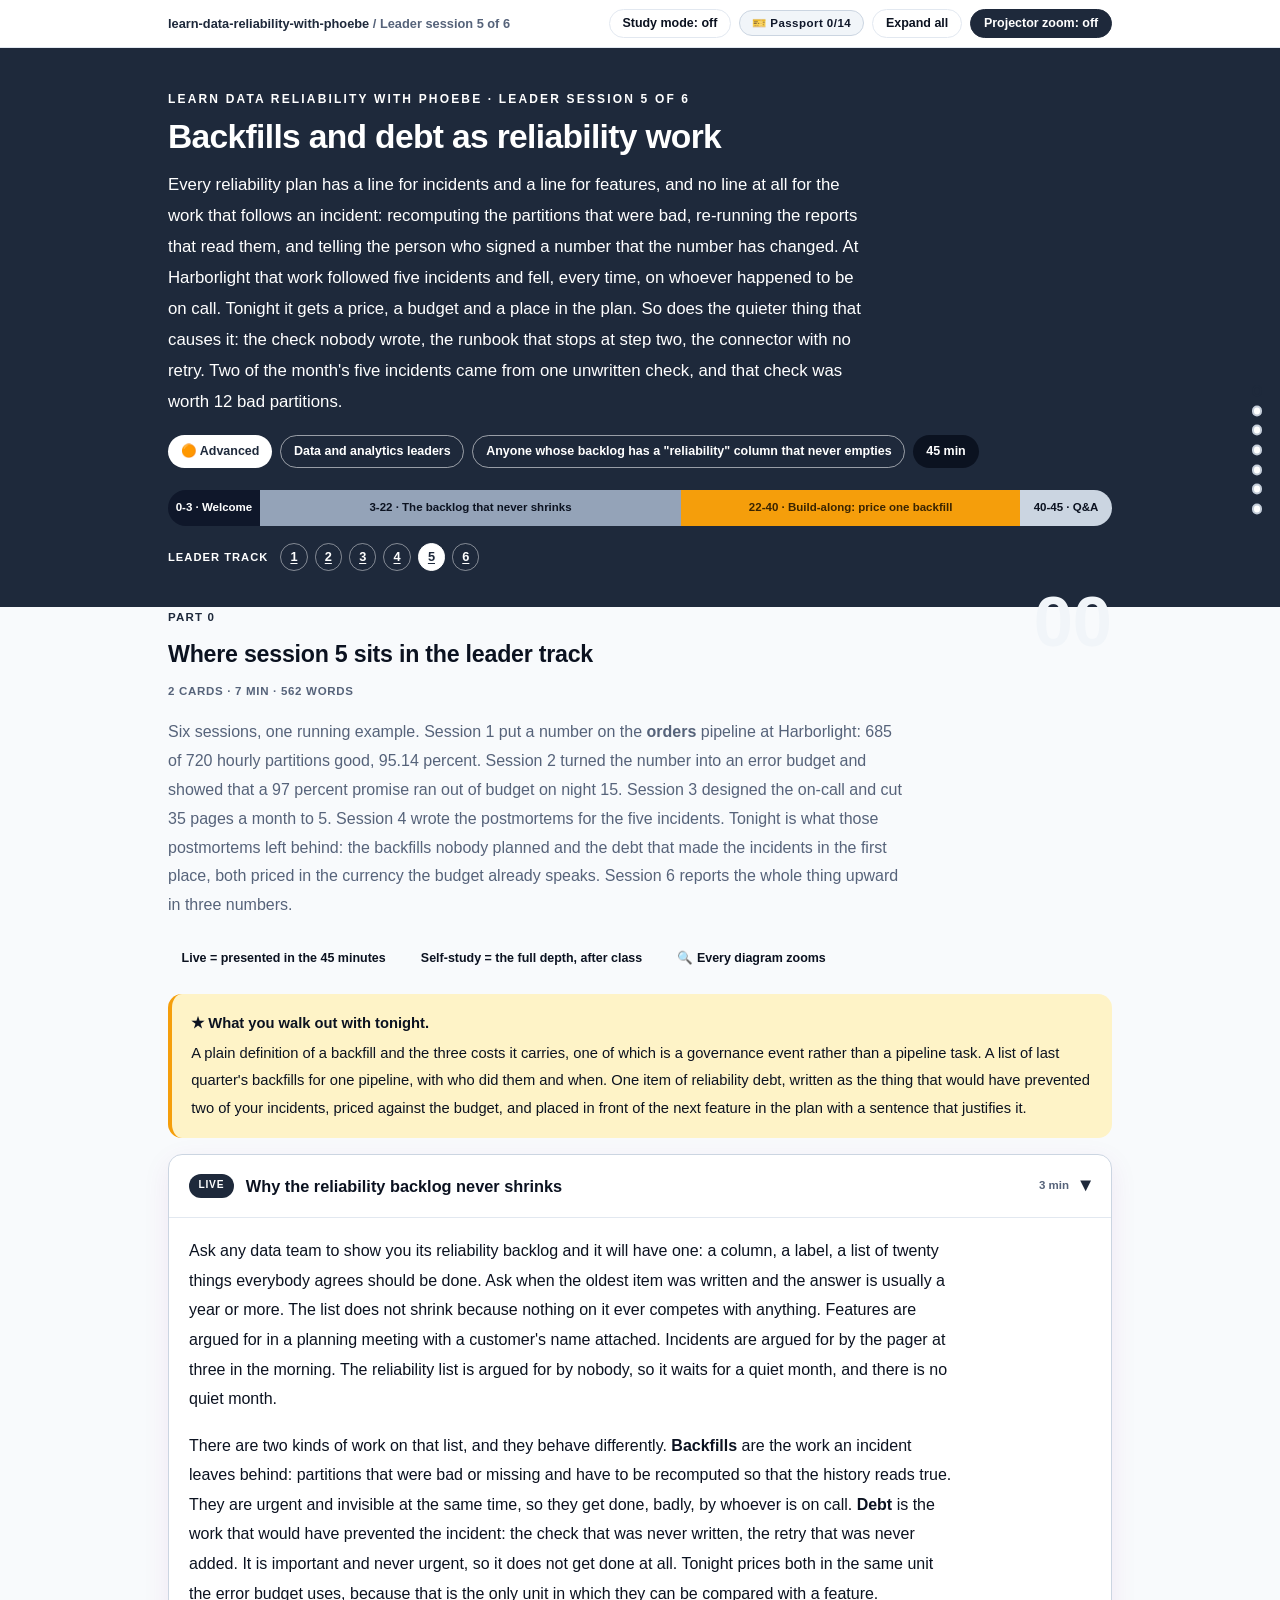
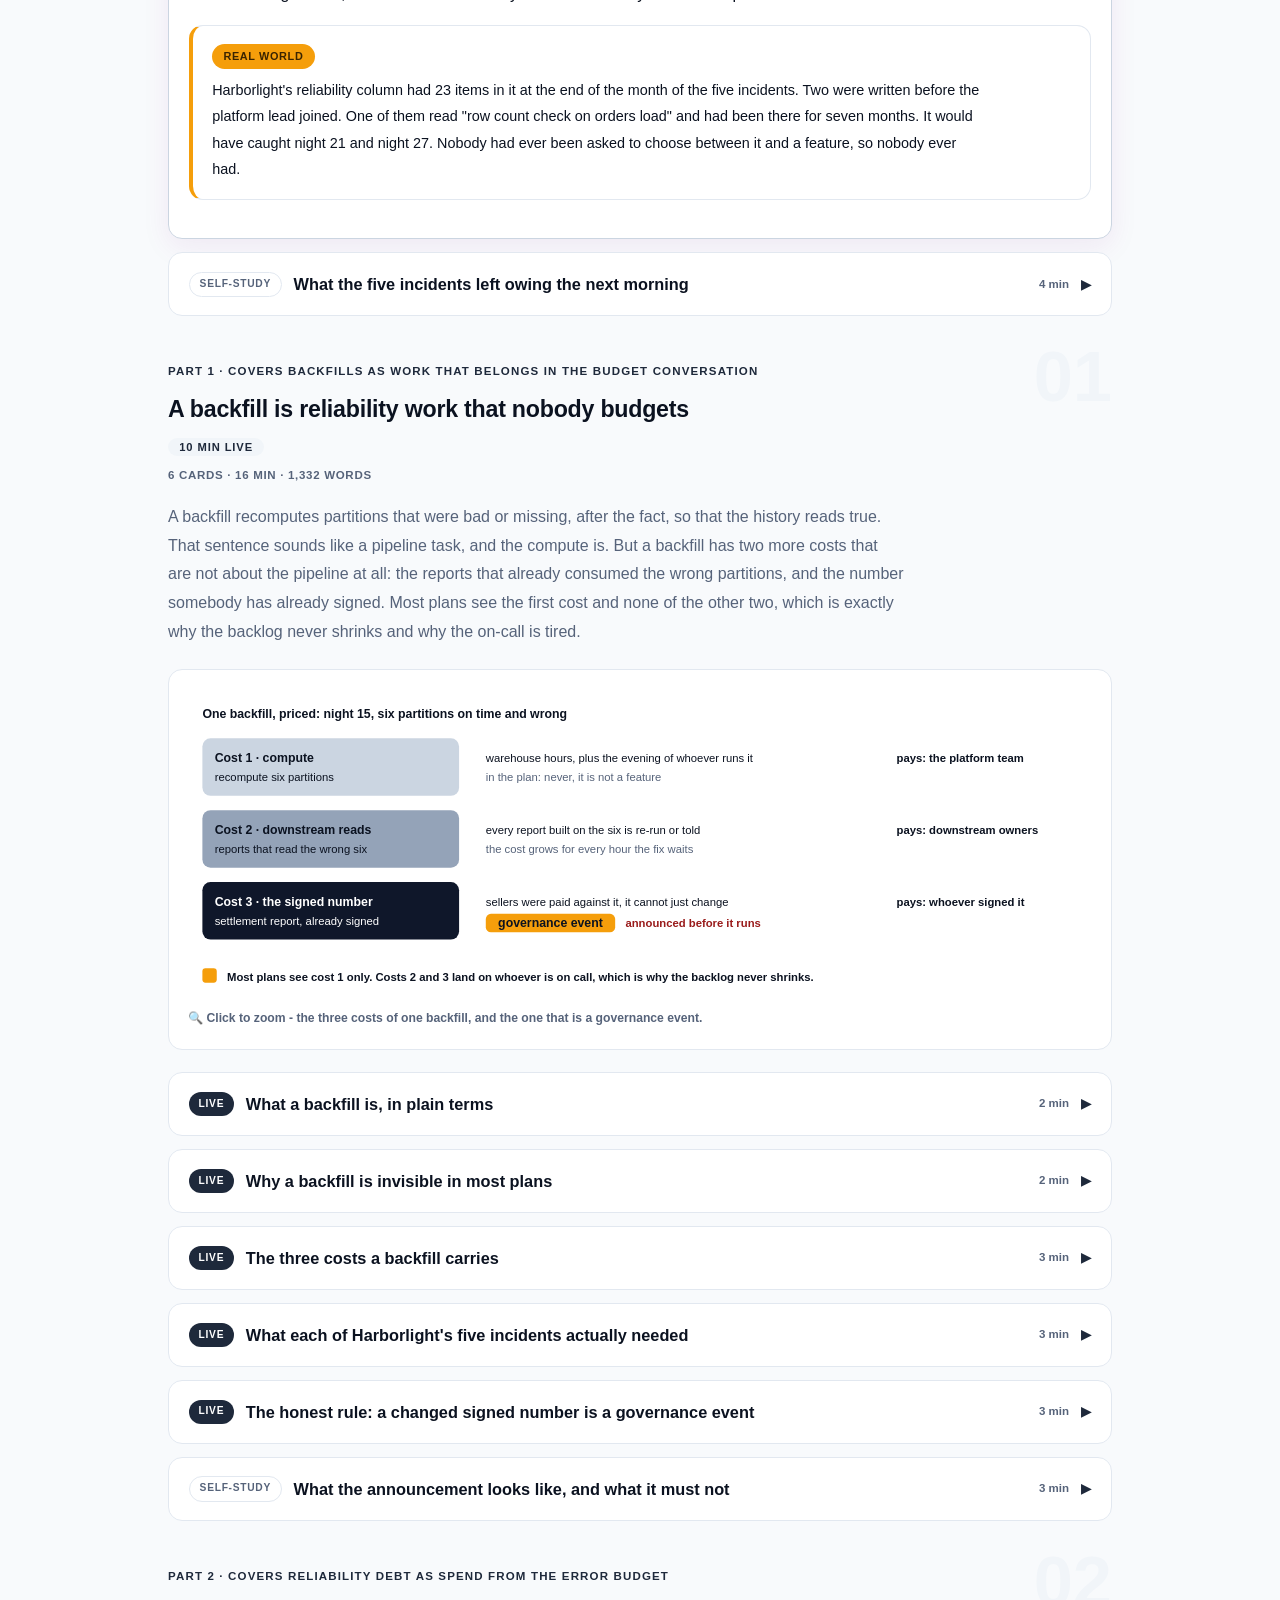
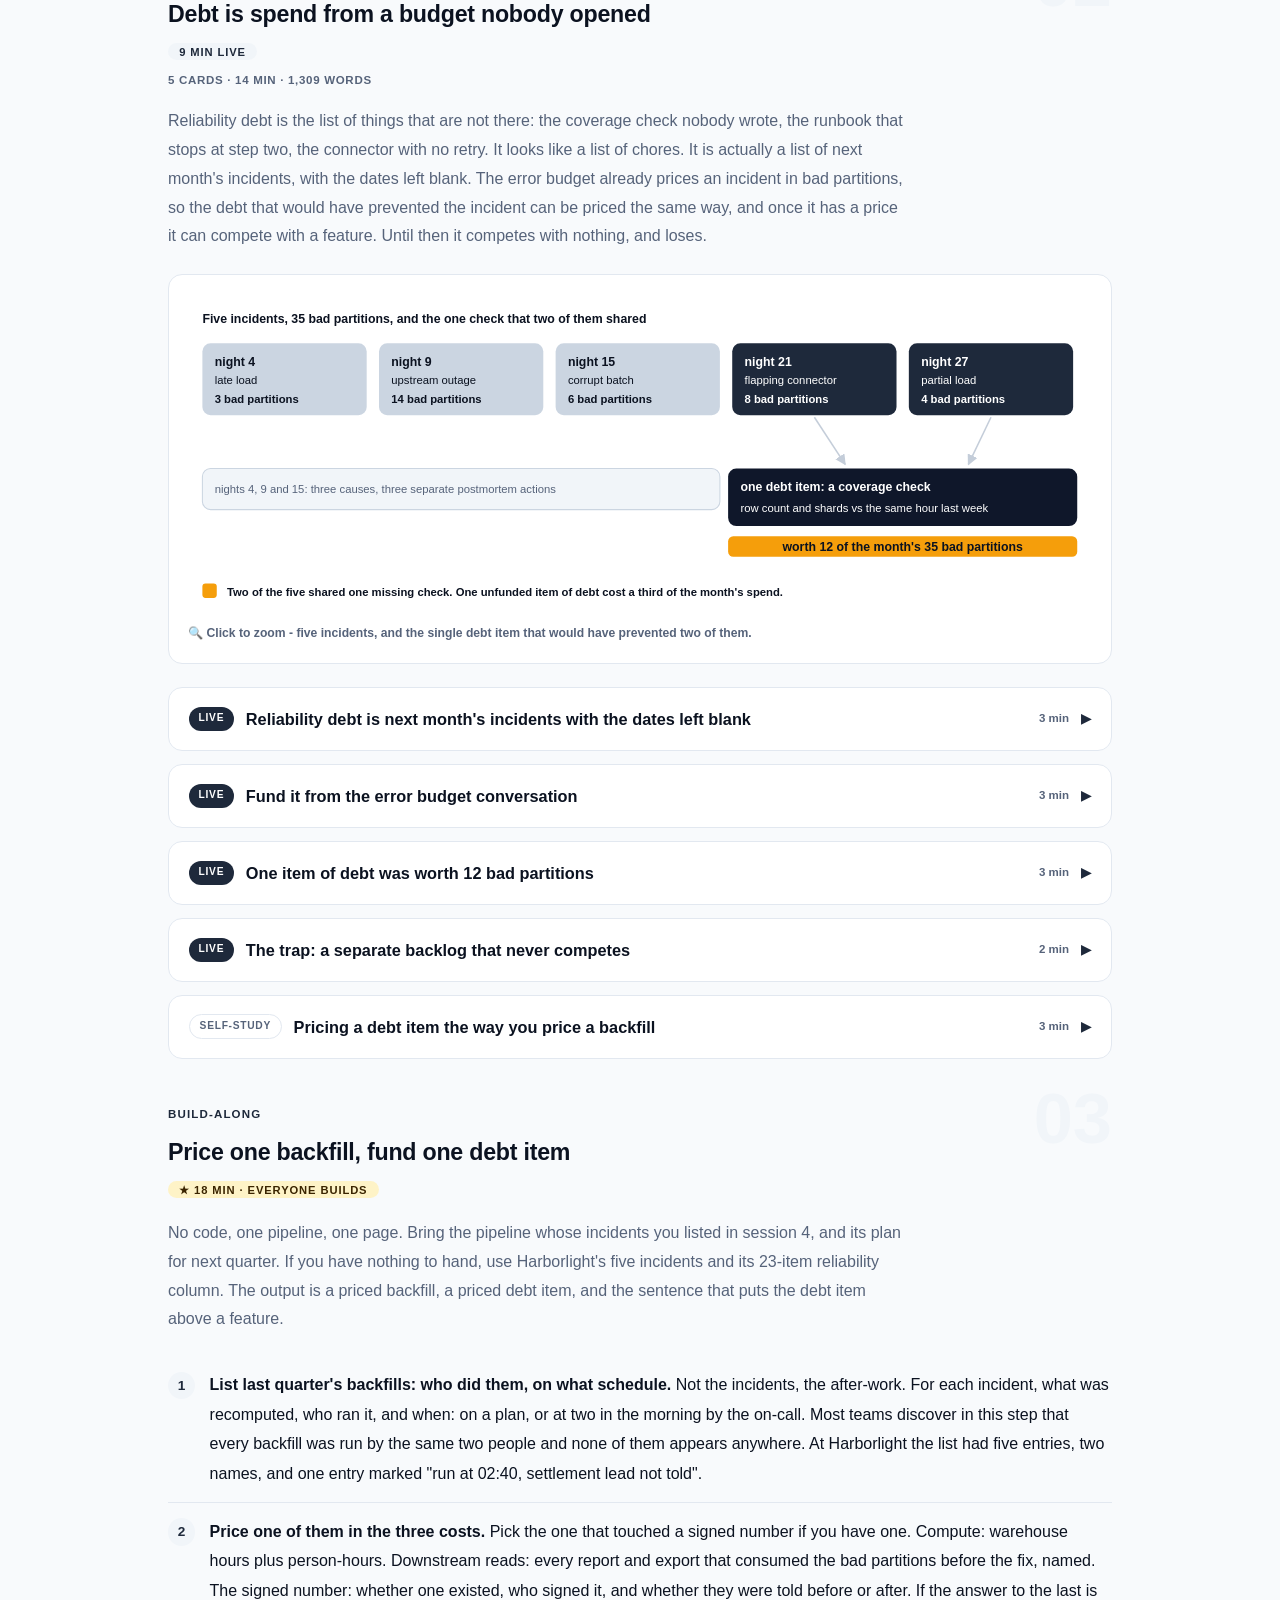
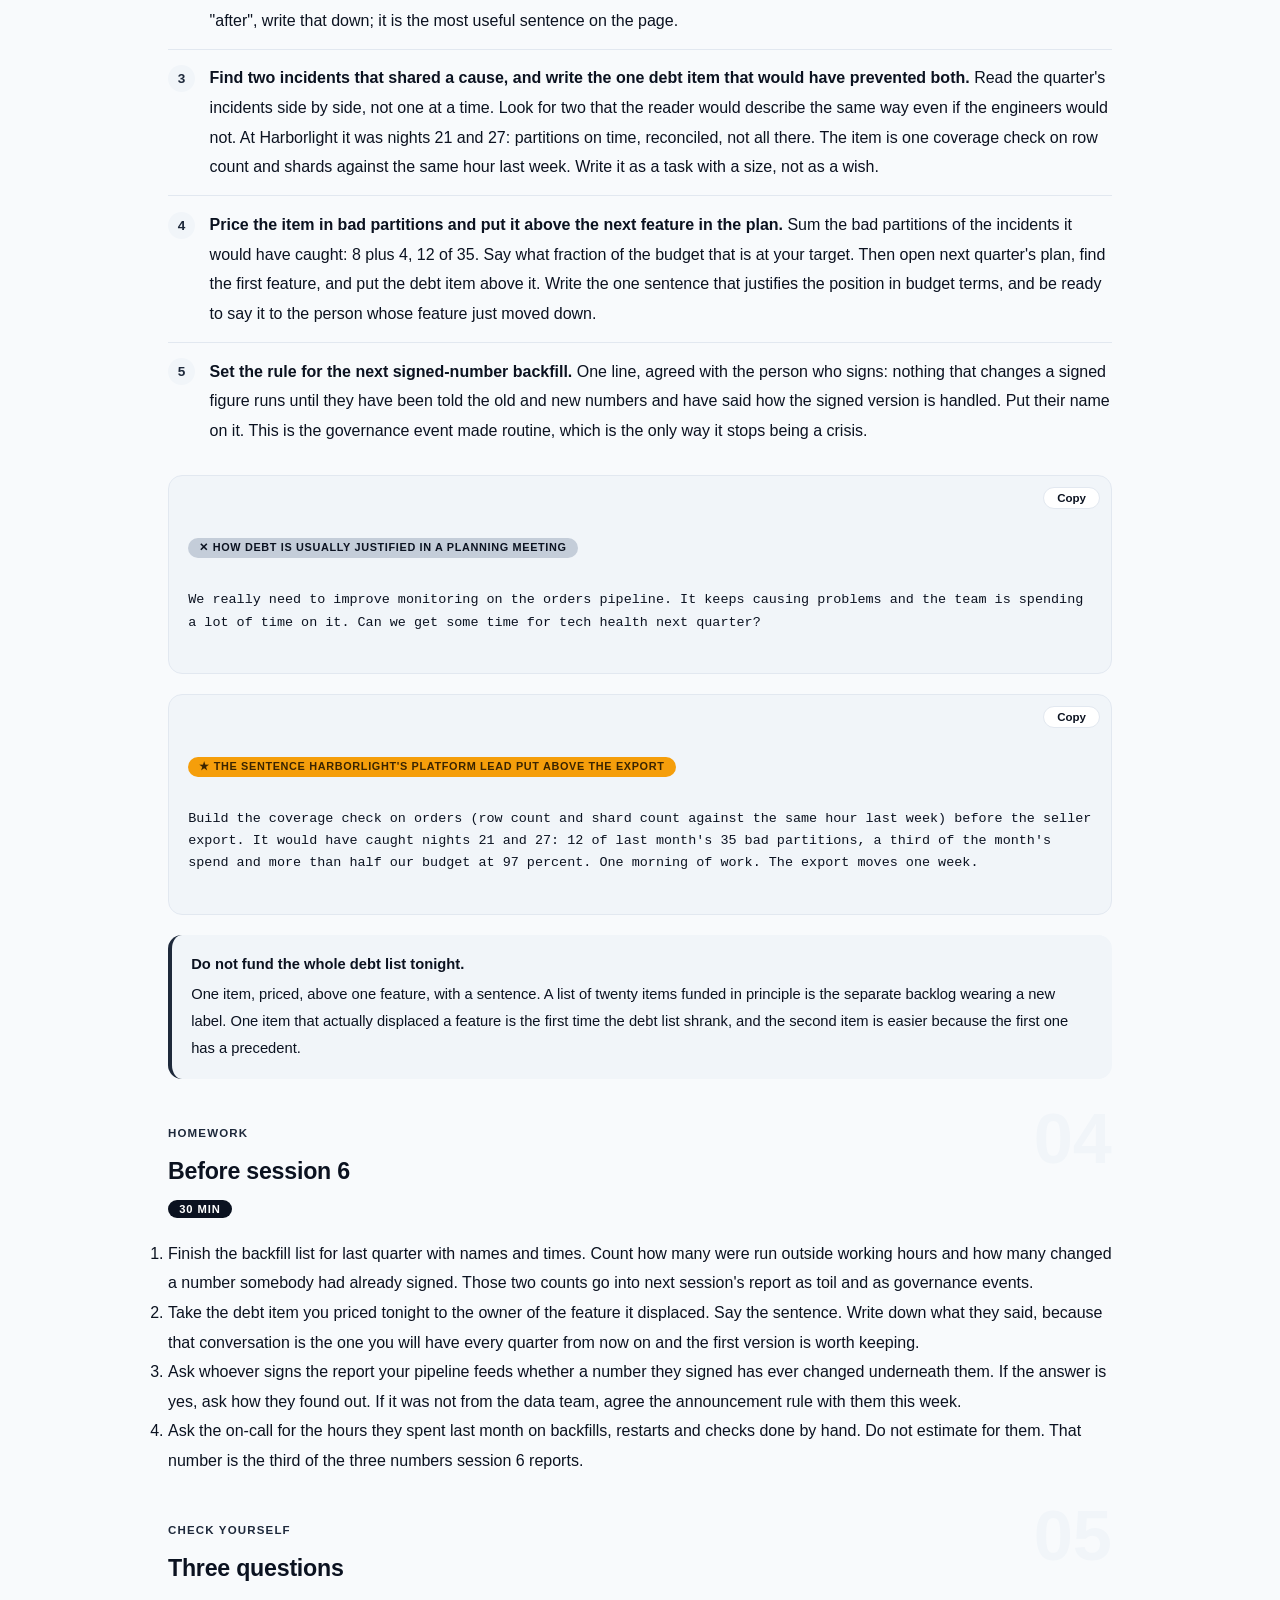
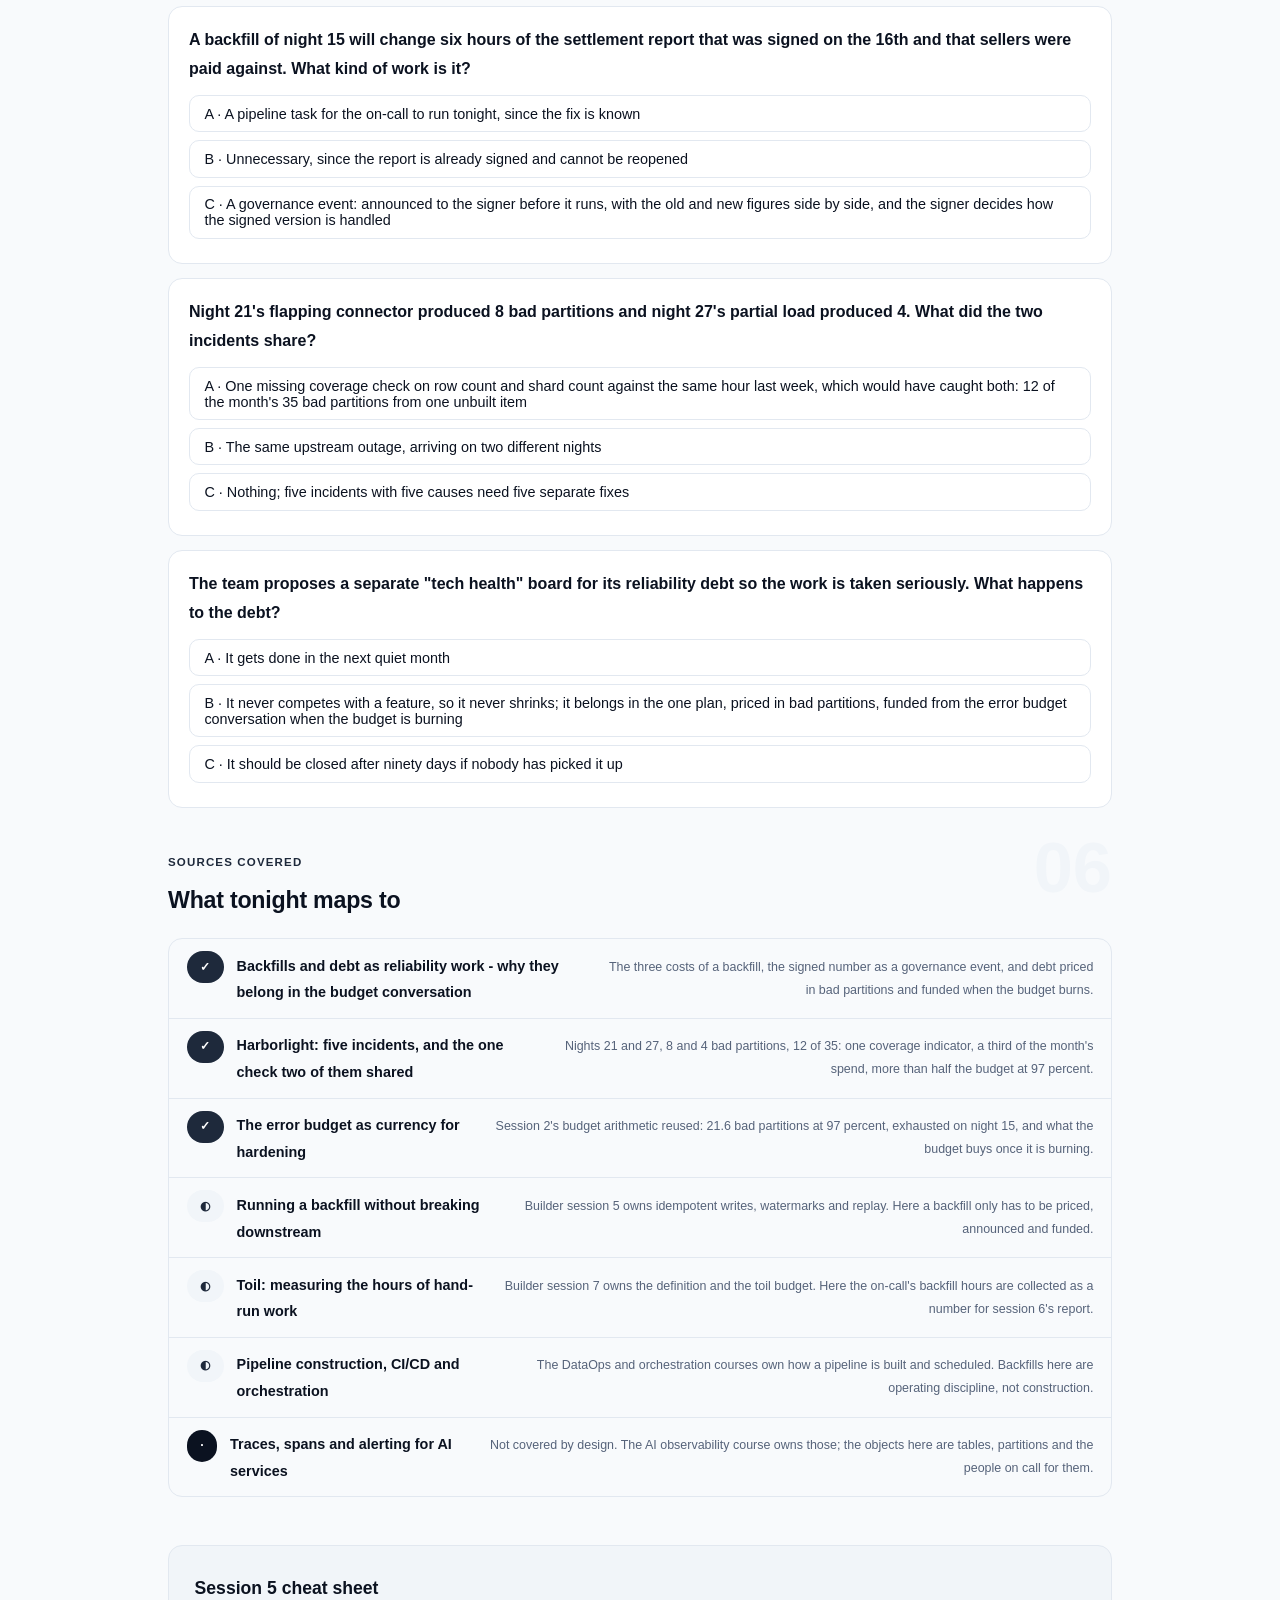
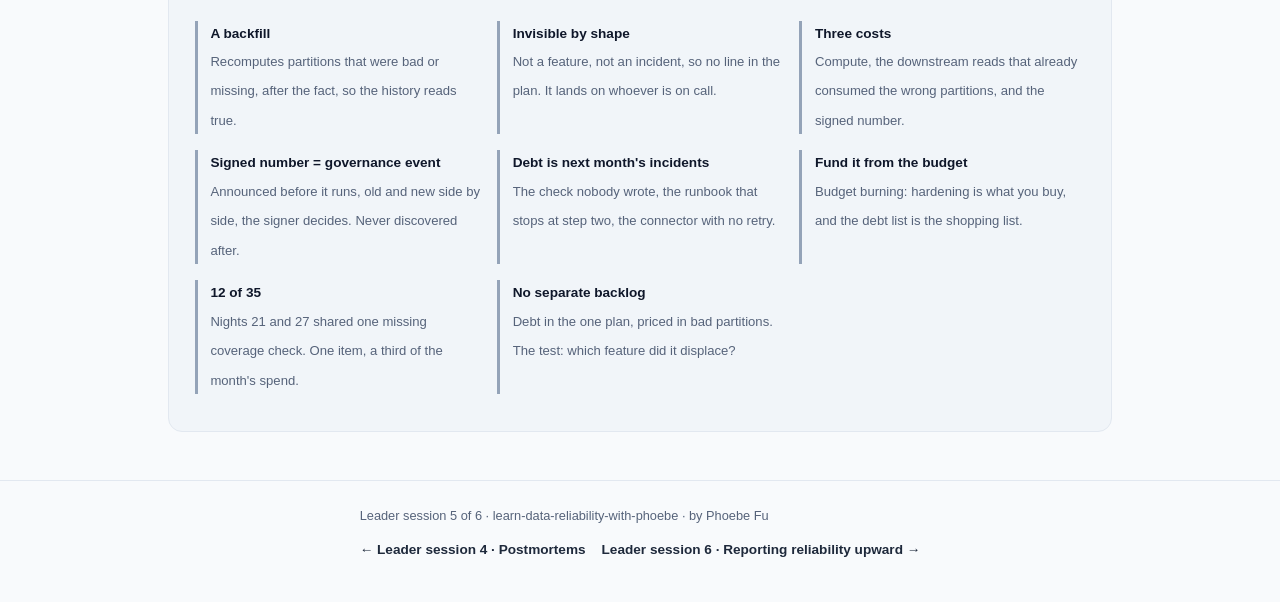
<file: courses/a5-backfills-and-debt.html>
<!DOCTYPE html>
<html lang="en">
<head>
<meta charset="UTF-8">
<meta name="viewport" content="width=device-width, initial-scale=1.0">
<!-- social:start -->
<meta name="description" content="Leader session 5 of 6. Backfills and reliability debt as work that belongs in the error budget conversation: the three costs a backfill carries, why a changed signed number is a governance event, and the one unwritten check at Harborlight that was worth 12 bad partitions.">
<meta property="og:type" content="article">
<meta property="og:site_name" content="Learn with Phoebe">
<meta property="og:title" content="Backfills and debt as reliability work - learn data reliability with phoebe">
<meta property="og:description" content="Leader session 5 of 6. The work that follows an incident, priced in three costs, and the debt that makes next month's incidents.">
<meta property="og:url" content="https://phoebefu6.github.io/learn-data-reliability-with-phoebe/courses/a5-backfills-and-debt.html">
<meta property="og:image" content="https://phoebefu6.github.io/learn-data-reliability-with-phoebe/assets/og-cover.png">
<meta property="og:image:width" content="1200">
<meta property="og:image:height" content="630">
<meta name="twitter:card" content="summary_large_image">
<meta name="twitter:title" content="Backfills and debt as reliability work - learn data reliability with phoebe">
<meta name="twitter:description" content="A backfill is not a feature and not an incident, so it lands on whoever is on call. One item of debt was worth 12 bad partitions.">
<meta name="twitter:image" content="https://phoebefu6.github.io/learn-data-reliability-with-phoebe/assets/og-cover.png">
<!-- social:end -->
<title>Leader session 5 · Backfills and debt as reliability work - learn data reliability with phoebe</title>
<link rel="stylesheet" href="../assets/style.css?v=24">
</head>
<body>

<div class="toolbar">
  <div class="wrap">
    <span class="crumb"><a href="../index.html">learn-data-reliability-with-phoebe</a> / Leader session 5 of 6</span>
    <button class="btn" id="toggle-all" type="button">Expand all</button>
    <button class="btn primary" id="zoom-toggle" type="button">Projector zoom: off</button>
  </div>
</div>

<header class="masthead">
  <div class="wrap">
    <div class="eyebrow">Learn Data Reliability with Phoebe · Leader session 5 of 6</div>
    <h1>Backfills and debt <span class="accent">as reliability work</span></h1>
    <p class="sub">Every reliability plan has a line for incidents and a line for features, and no line at all for the work that follows an incident: recomputing the partitions that were bad, re-running the reports that read them, and telling the person who signed a number that the number has changed. At Harborlight that work followed five incidents and fell, every time, on whoever happened to be on call. Tonight it gets a price, a budget and a place in the plan. So does the quieter thing that causes it: the check nobody wrote, the runbook that stops at step two, the connector with no retry. Two of the month's five incidents came from one unwritten check, and that check was worth 12 bad partitions.</p>
    <div class="chip-row">
      <span class="chip level">🟠 Advanced</span>
      <span class="chip audience">Data and analytics leaders</span>
      <span class="chip audience">Anyone whose backlog has a "reliability" column that never empties</span>
      <span class="chip time">45 min</span>
    </div>
    <div class="agenda">
      <span class="a1" style="flex:1">0-3 · Welcome</span>
      <span class="a2" style="flex:5">3-22 · The backlog that never shrinks</span>
      <span class="a3" style="flex:4">22-40 · Build-along: price one backfill</span>
      <span class="a4" style="flex:1">40-45 · Q&amp;A</span>
    </div>
  </div>
</header>

<main class="wrap">

  <!-- ============ INTRO ============ -->
  <section class="section" id="intro">
    <div class="section-kicker">
      <span class="klabel">Part 0</span>
      <h2>Where session 5 sits in the leader track</h2>
    </div>
    <p class="lede">Six sessions, one running example. Session 1 put a number on the <strong>orders</strong> pipeline at Harborlight: 685 of 720 hourly partitions good, 95.14 percent. Session 2 turned the number into an error budget and showed that a 97 percent promise ran out of budget on night 15. Session 3 designed the on-call and cut 35 pages a month to 5. Session 4 wrote the postmortems for the five incidents. Tonight is what those postmortems left behind: the backfills nobody planned and the debt that made the incidents in the first place, both priced in the currency the budget already speaks. Session 6 reports the whole thing upward in three numbers.</p>

    <div class="legend">
      <span class="pill">Live = presented in the 45 minutes</span>
      <span class="pill">Self-study = the full depth, after class</span>
      <span class="pill">🔍 Every diagram zooms</span>
    </div>

    <div class="callout win">
      <p><strong>★ What you walk out with tonight.</strong> A plain definition of a backfill and the three costs it carries, one of which is a governance event rather than a pipeline task. A list of last quarter's backfills for one pipeline, with who did them and when. One item of reliability debt, written as the thing that would have prevented two of your incidents, priced against the budget, and placed in front of the next feature in the plan with a sentence that justifies it.</p>
    </div>

    <details class="card" open>
      <summary><span class="mode live">Live</span>Why the reliability backlog never shrinks<span class="mini">3 min</span><span class="caret">▶</span></summary>
      <div class="body">
        <p>Ask any data team to show you its reliability backlog and it will have one: a column, a label, a list of twenty things everybody agrees should be done. Ask when the oldest item was written and the answer is usually a year or more. The list does not shrink because nothing on it ever competes with anything. Features are argued for in a planning meeting with a customer's name attached. Incidents are argued for by the pager at three in the morning. The reliability list is argued for by nobody, so it waits for a quiet month, and there is no quiet month.</p>
        <p>There are two kinds of work on that list, and they behave differently. <strong>Backfills</strong> are the work an incident leaves behind: partitions that were bad or missing and have to be recomputed so that the history reads true. They are urgent and invisible at the same time, so they get done, badly, by whoever is on call. <strong>Debt</strong> is the work that would have prevented the incident: the check that was never written, the retry that was never added. It is important and never urgent, so it does not get done at all. Tonight prices both in the same unit the error budget uses, because that is the only unit in which they can be compared with a feature.</p>
        <div class="callout example">
          <span class="ex-pill">Real world</span>
          <p>Harborlight's reliability column had 23 items in it at the end of the month of the five incidents. Two were written before the platform lead joined. One of them read "row count check on orders load" and had been there for seven months. It would have caught night 21 and night 27. Nobody had ever been asked to choose between it and a feature, so nobody ever had.</p>
        </div>
      </div>
    </details>

    <details class="card">
      <summary><span class="mode self">Self-study</span>What the five incidents left owing the next morning<span class="mini">4 min</span><span class="caret">▶</span></summary>
      <div class="body">
        <p>The postmortems in session 4 explained the five incidents. What they did not do is list the work each one left behind, because that work was already being done by the time the postmortem was written, by the on-call, unrecorded.</p>
        <ul>
          <li><strong>Night 4, late load, 3 bad partitions.</strong> The three partitions landed, late. Nothing to recompute. What was owed was a message to the settlement lead before eight saying which hours were late, and whether the report she signed at nine included them.</li>
          <li><strong>Night 9, upstream outage, 14 bad partitions.</strong> Fourteen hours never arrived. Once the upstream came back, 14 partitions had to be recomputed, and every report that had been read with 14 hours stale needed a conversation with whoever read it.</li>
          <li><strong>Night 15, corrupt batch, 6 bad partitions.</strong> Six partitions on time with a currency column that arrived as text. A backfill: six partitions recomputed with the fix, and six hours of a signed settlement report that now read differently.</li>
          <li><strong>Night 21, flapping connector, 8 scattered bad partitions.</strong> Eight small backfills, each run by hand within the hour by the on-call. None of them appeared on any plan, and the on-call's evening appeared on no timesheet.</li>
          <li><strong>Night 27, partial load, 4 bad partitions.</strong> Four partitions landed on time and correct with one of three shards missing. A backfill: four partitions recomputed with the third shard, plus every report that had consumed them at two thirds.</li>
        </ul>
        <p>Five incidents, five different kinds of owed work, all of it done by two people between midnight and nine over the course of a month, none of it planned, none of it priced.</p>
      </div>
    </details>
  </section>

  <!-- ============ PART 1 ============ -->
  <section class="section" id="part-1">
    <div class="section-kicker">
      <span class="klabel">Part 1 · covers backfills as work that belongs in the budget conversation</span>
      <h2>A backfill is reliability work that nobody budgets</h2>
      <span class="tag concept">10 min live</span>
    </div>
    <p class="lede">A backfill recomputes partitions that were bad or missing, after the fact, so that the history reads true. That sentence sounds like a pipeline task, and the compute is. But a backfill has two more costs that are not about the pipeline at all: the reports that already consumed the wrong partitions, and the number somebody has already signed. Most plans see the first cost and none of the other two, which is exactly why the backlog never shrinks and why the on-call is tired.</p>

    <figure class="zoomable">
      <svg viewBox="0 0 880 300" xmlns="http://www.w3.org/2000/svg" role="img" aria-label="Three horizontal cost bands stacked vertically for one backfill, Harborlight night 15. Cost 1, compute: recompute six partitions, paid by the platform team. Cost 2, downstream reads: every report built on the six is re-run or told, paid by downstream owners. Cost 3, the signed number: the settlement report was already signed and sellers paid against it, marked as a governance event announced before it runs, paid by whoever signed it. A note says most plans see only cost 1.">
        <style>
          .a5aT { font: 800 12px Inter, sans-serif; fill: #fff; }
          .a5aW { font: 400 11px Inter, sans-serif; fill: #fff; }
          .a5aH { font: 800 12px Inter, sans-serif; fill: #0B1220; }
          .a5aB { font: 400 11px Inter, sans-serif; fill: #0B1220; }
          .a5aM { font: 400 11px Inter, sans-serif; fill: #56637A; }
          .a5aN { font: 700 11px Inter, sans-serif; fill: #0B1220; }
          .a5aR { font: 700 11px Inter, sans-serif; fill: #991B1B; }
        </style>

        <text class="a5aH" x="14" y="28">One backfill, priced: night 15, six partitions on time and wrong</text>

        <rect x="14" y="48" width="250" height="56" rx="8" fill="#CBD5E1"></rect>
        <text class="a5aH" x="26" y="71">Cost 1 · compute</text>
        <text class="a5aB" x="26" y="90">recompute six partitions</text>
        <text class="a5aB" x="290" y="71">warehouse hours, plus the evening of whoever runs it</text>
        <text class="a5aM" x="290" y="90">in the plan: never, it is not a feature</text>
        <text class="a5aN" x="690" y="71">pays: the platform team</text>

        <rect x="14" y="118" width="250" height="56" rx="8" fill="#94A3B8"></rect>
        <text class="a5aH" x="26" y="141">Cost 2 · downstream reads</text>
        <text class="a5aB" x="26" y="160">reports that read the wrong six</text>
        <text class="a5aB" x="290" y="141">every report built on the six is re-run or told</text>
        <text class="a5aM" x="290" y="160">the cost grows for every hour the fix waits</text>
        <text class="a5aN" x="690" y="141">pays: downstream owners</text>

        <rect x="14" y="188" width="250" height="56" rx="8" fill="#0F172A"></rect>
        <text class="a5aT" x="26" y="211">Cost 3 · the signed number</text>
        <text class="a5aW" x="26" y="230">settlement report, already signed</text>
        <text class="a5aB" x="290" y="211">sellers were paid against it, it cannot just change</text>
        <rect x="290" y="219" width="126" height="18" rx="5" fill="#F59E0B"></rect>
        <text class="a5aH" x="353" y="232" text-anchor="middle">governance event</text>
        <text class="a5aR" x="426" y="232">announced before it runs</text>
        <text class="a5aN" x="690" y="211">pays: whoever signed it</text>

        <rect x="14" y="272" width="14" height="14" rx="3" fill="#F59E0B"></rect>
        <text class="a5aN" x="38" y="284">Most plans see cost 1 only. Costs 2 and 3 land on whoever is on call, which is why the backlog never shrinks.</text>
      </svg>
      <figcaption>🔍 Click to zoom - the three costs of one backfill, and the one that is a governance event.</figcaption>
    </figure>

    <details class="card">
      <summary><span class="mode live">Live</span>What a backfill is, in plain terms<span class="mini">2 min</span><span class="caret">▶</span></summary>
      <div class="body">
        <p>A pipeline writes one partition per hour. When a partition is bad, because it arrived late, or wrong, or with a piece missing, or never arrived at all, the history has a hole or a lie in it at that hour. A backfill goes back to that hour and computes the partition again, from source data that is now available or now correct, and writes it over the bad one. When it is finished, somebody reading last month sees what should have been there, not what was.</p>
        <p>Three words in that description carry the whole cost. <em>Again</em> means compute that was already spent once. <em>Over</em> means anything that read the old partition read something that no longer exists. <em>Last month</em> means somebody may already have acted on the old version. The builder track owns how to run a backfill without breaking the reports downstream, with idempotent writes and watermarks and replay. A leader owns whether it is funded, who is told, and when it is allowed to run.</p>
      </div>
    </details>

    <details class="card">
      <summary><span class="mode live">Live</span>Why a backfill is invisible in most plans<span class="mini">2 min</span><span class="caret">▶</span></summary>
      <div class="body">
        <p>A plan has two kinds of line on it. Features, which somebody asked for and which have a name and a date. Incidents, which nobody asked for but which announce themselves loudly enough to get a line after the fact. A backfill is neither. It is not a feature, because nobody outside the team asked for last month's history to be correct; they assumed it was. It is not an incident, because the incident is over by the time the backfill starts. So it has no line, and work with no line lands on whoever is on call, in the hours after the page, unrecorded.</p>
        <ul>
          <li><strong>It has no requester.</strong> The settlement lead did not ask for night 15 to be recomputed. She asked for the report to be right, and assumed the recompute was part of the pipeline being a pipeline.</li>
          <li><strong>It has no date.</strong> A feature slips and somebody notices. A backfill that has not been run yet is a history that is quietly wrong, and nobody notices until a reader reconciles against it.</li>
          <li><strong>It has no owner.</strong> The on-call did it because the on-call was awake. When the rota turns, the half-finished backfill belongs to nobody.</li>
        </ul>
      </div>
    </details>

    <details class="card">
      <summary><span class="mode live">Live</span>The three costs a backfill carries<span class="mini">3 min</span><span class="caret">▶</span></summary>
      <div class="body">
        <p>Priced honestly, a backfill has three costs, and they are paid by three different people.</p>
        <table class="clean">
          <thead><tr><th>Cost</th><th>What it is</th><th>Who pays it</th><th>Seen in the plan?</th></tr></thead>
          <tbody>
            <tr><td><strong>1 · Compute</strong></td><td>Warehouse time to recompute the partitions, plus the person-hours to run it and check it</td><td>The platform team</td><td>Sometimes, as an afterthought</td></tr>
            <tr><td><strong>2 · Downstream reads</strong></td><td>Every report, model and export that already consumed the wrong partitions and now has to be re-run, or has to be told it read something that no longer exists</td><td>Every downstream owner, one at a time</td><td>Almost never</td></tr>
            <tr><td><strong>3 · The signed number</strong></td><td>A report that was signed, and acted on, and cannot simply change: the settlement report sellers were paid against</td><td>Whoever signed it, and whoever they answer to</td><td>Never, because it is not a pipeline task</td></tr>
          </tbody>
        </table>
        <p>The first cost is the only one a data team can pay alone, which is why it is the only one most plans see. The second grows with every hour the fix waits, because every hour another report reads the wrong partition. The third does not grow; it is either there or it is not, and when it is there it changes what kind of work the backfill is.</p>
      </div>
    </details>

    <details class="card">
      <summary><span class="mode live">Live</span>What each of Harborlight's five incidents actually needed<span class="mini">3 min</span><span class="caret">▶</span></summary>
      <div class="body">
        <p>Five incidents, 35 bad partitions, and three quite different kinds of after-work. Putting them side by side is what shows that "backfill" is not one thing.</p>
        <table class="clean">
          <thead><tr><th>Night</th><th>Incident</th><th>Bad partitions</th><th>What it needed afterwards</th></tr></thead>
          <tbody>
            <tr><td>4</td><td>Late load</td><td>3</td><td>No recompute; the partitions landed. A message to the reader before eight about which hours were late.</td></tr>
            <tr><td>9</td><td>Upstream outage</td><td>14</td><td>A recompute of 14 partitions once the upstream returned, plus a conversation with everyone who read the report with 14 hours stale.</td></tr>
            <tr><td>15</td><td>Corrupt batch</td><td>6</td><td>A backfill with the currency fix. Six hours of a signed settlement report change. Governance event.</td></tr>
            <tr><td>21</td><td>Flapping connector</td><td>8</td><td>Eight small backfills, run by hand within the hour by the on-call. Compute only, but eight times, at night.</td></tr>
            <tr><td>27</td><td>Partial load</td><td>4</td><td>A backfill with the third shard restored, plus every report that consumed the four partitions at two thirds.</td></tr>
          </tbody>
        </table>
        <p>Night 9 is the one that looks like the biggest backfill and is really the biggest conversation: 14 partitions is an afternoon of compute, but 14 hours of a report that people read and acted on is a list of people to call. Night 15 is the smallest recompute and the heaviest, because the number it changes had a signature on it. Night 21 cost nothing anybody could see and one person's whole night.</p>
      </div>
    </details>

    <details class="card">
      <summary><span class="mode live">Live</span>The honest rule: a changed signed number is a governance event<span class="mini">3 min</span><span class="caret">▶</span></summary>
      <div class="body">
        <p>A backfill that changes a number nobody has signed is a pipeline task: schedule it, run it, tell the downstream owners. A backfill that changes a number somebody <em>has</em> signed is a different thing, and the difference is not technical. The signature meant that a person took responsibility for that number and other people acted on it: sellers were paid, a month was closed, a figure went into a board pack. Silently correcting it afterwards means the record of what was decided no longer matches what was decided on. That is the definition of a governance problem, and it is handled as one.</p>
        <ul>
          <li><strong>It is announced before it runs, never discovered after.</strong> The person who signed the number hears, from the data team, what is about to change, by how much, and why, with the old and new figures side by side.</li>
          <li><strong>The signer decides what happens to the signed version.</strong> Restate it, footnote it, leave it and correct forward. That is their call, because their name is on it. The data team's job is to make the call possible, not to make it.</li>
          <li><strong>The old version is kept.</strong> A backfill overwrites the partition. It does not overwrite the report that was produced from it, because that report is now a record of a decision.</li>
          <li><strong>The announcement is written down.</strong> Who was told, when, what changed. When the auditor asks in nine months why March's settlement differs from the March that was paid, that note is the answer.</li>
        </ul>
        <div class="callout example">
          <span class="ex-pill">Real world</span>
          <p>Harborlight's night 15 backfill was run at 02:40 the following night by the on-call, who was proud of the fast turnaround. The settlement lead found out three weeks later, when finance reconciled against the bank and six hours no longer matched the report she had signed. The compute took forty minutes. The conversation about why a signed number had changed without her knowledge took the whole of the next steering meeting, and the rule above is what came out of it.</p>
        </div>
      </div>
    </details>

    <details class="card">
      <summary><span class="mode self">Self-study</span>What the announcement looks like, and what it must not<span class="mini">3 min</span><span class="caret">▶</span></summary>
      <div class="body">
        <p>The announcement is short, arrives before the run, and gives the signer everything they need to decide what to do about the signed version. It is not an apology and not a technical explanation.</p>
        <div class="prompt-box bad">
          <span class="label">✕ How a changed number is usually communicated</span>
FYI we reprocessed some of the orders data from the 15th after a type issue, so the numbers might look a bit different if you re-run anything. Let us know if you see any problems.
        </div>
        <div class="prompt-box good">
          <span class="label">★ What the settlement lead now receives before the backfill runs</span>
Six hourly partitions of orders for night 15 (00:00 to 06:00) were computed with a currency column read as text. They will be recomputed tonight at 23:00. The settlement report you signed on the 16th will differ in those six hours: gross settled 412,880 becomes 418,215, a change of 5,335 in sellers' favour. The signed version is kept unchanged. How would you like the difference handled: restated, footnoted, or corrected in the next cycle? Nothing runs until you say.
        </div>
        <p>Every sentence in the second version answers a question the signer will have. Which hours, why, when, by how much, in whose favour, what happens to what I signed, and what do you need from me. The numbers in it are the actual ones the recompute will produce, run in a scratch table first, because "the numbers might look a bit different" is the sentence that turns a governance event into a governance failure.</p>
      </div>
    </details>
  </section>

  <!-- ============ PART 2 ============ -->
  <section class="section" id="part-2">
    <div class="section-kicker">
      <span class="klabel">Part 2 · covers reliability debt as spend from the error budget</span>
      <h2>Debt is spend from a budget nobody opened</h2>
      <span class="tag concept">9 min live</span>
    </div>
    <p class="lede">Reliability debt is the list of things that are not there: the coverage check nobody wrote, the runbook that stops at step two, the connector with no retry. It looks like a list of chores. It is actually a list of next month's incidents, with the dates left blank. The error budget already prices an incident in bad partitions, so the debt that would have prevented the incident can be priced the same way, and once it has a price it can compete with a feature. Until then it competes with nothing, and loses.</p>

    <figure class="zoomable">
      <svg viewBox="0 0 880 310" xmlns="http://www.w3.org/2000/svg" role="img" aria-label="Five incident boxes across the top: night 4 late load 3 bad partitions, night 9 upstream outage 14, night 15 corrupt batch 6, night 21 flapping connector 8, night 27 partial load 4. The first three sit above a note saying three causes, three separate postmortem actions. Nights 21 and 27 are connected by arrows to a single debt item, a coverage check on row count and shards against the same hour last week, tagged as worth 12 of the month's 35 bad partitions.">
        <style>
          .a5bT { font: 800 12px Inter, sans-serif; fill: #fff; }
          .a5bW { font: 400 11px Inter, sans-serif; fill: #fff; }
          .a5bX { font: 700 11px Inter, sans-serif; fill: #fff; }
          .a5bH { font: 800 12px Inter, sans-serif; fill: #0B1220; }
          .a5bB { font: 400 11px Inter, sans-serif; fill: #0B1220; }
          .a5bM { font: 400 11px Inter, sans-serif; fill: #56637A; }
          .a5bN { font: 700 11px Inter, sans-serif; fill: #0B1220; }
        </style>
        <defs>
          <marker id="a5bAr" viewBox="0 0 10 10" refX="9" refY="5" markerWidth="7" markerHeight="7" orient="auto"><path d="M0,0 L10,5 L0,10 z" fill="#C4CDD9"></path></marker>
        </defs>

        <text class="a5bH" x="14" y="28">Five incidents, 35 bad partitions, and the one check that two of them shared</text>

        <rect x="14" y="48" width="160" height="70" rx="8" fill="#CBD5E1"></rect>
        <text class="a5bH" x="26" y="70">night 4</text>
        <text class="a5bB" x="26" y="88">late load</text>
        <text class="a5bN" x="26" y="106">3 bad partitions</text>

        <rect x="186" y="48" width="160" height="70" rx="8" fill="#CBD5E1"></rect>
        <text class="a5bH" x="198" y="70">night 9</text>
        <text class="a5bB" x="198" y="88">upstream outage</text>
        <text class="a5bN" x="198" y="106">14 bad partitions</text>

        <rect x="358" y="48" width="160" height="70" rx="8" fill="#CBD5E1"></rect>
        <text class="a5bH" x="370" y="70">night 15</text>
        <text class="a5bB" x="370" y="88">corrupt batch</text>
        <text class="a5bN" x="370" y="106">6 bad partitions</text>

        <rect x="530" y="48" width="160" height="70" rx="8" fill="#1E293B"></rect>
        <text class="a5bT" x="542" y="70">night 21</text>
        <text class="a5bW" x="542" y="88">flapping connector</text>
        <text class="a5bX" x="542" y="106">8 bad partitions</text>

        <rect x="702" y="48" width="160" height="70" rx="8" fill="#1E293B"></rect>
        <text class="a5bT" x="714" y="70">night 27</text>
        <text class="a5bW" x="714" y="88">partial load</text>
        <text class="a5bX" x="714" y="106">4 bad partitions</text>

        <rect x="14" y="170" width="504" height="40" rx="8" fill="#F1F5F9" stroke="#CBD5E1"></rect>
        <text class="a5bM" x="26" y="194">nights 4, 9 and 15: three causes, three separate postmortem actions</text>

        <line x1="610" y1="120" x2="640" y2="166" stroke="#C4CDD9" stroke-width="1.5" marker-end="url(#a5bAr)"></line>
        <line x1="782" y1="120" x2="760" y2="166" stroke="#C4CDD9" stroke-width="1.5" marker-end="url(#a5bAr)"></line>

        <rect x="526" y="170" width="340" height="56" rx="8" fill="#0F172A"></rect>
        <text class="a5bT" x="538" y="192">one debt item: a coverage check</text>
        <text class="a5bW" x="538" y="212">row count and shards vs the same hour last week</text>

        <rect x="526" y="236" width="340" height="20" rx="5" fill="#F59E0B"></rect>
        <text class="a5bH" x="696" y="250" text-anchor="middle">worth 12 of the month's 35 bad partitions</text>

        <rect x="14" y="282" width="14" height="14" rx="3" fill="#F59E0B"></rect>
        <text class="a5bN" x="38" y="294">Two of the five shared one missing check. One unfunded item of debt cost a third of the month's spend.</text>
      </svg>
      <figcaption>🔍 Click to zoom - five incidents, and the single debt item that would have prevented two of them.</figcaption>
    </figure>

    <details class="card">
      <summary><span class="mode live">Live</span>Reliability debt is next month's incidents with the dates left blank<span class="mini">3 min</span><span class="caret">▶</span></summary>
      <div class="body">
        <p>Debt in a codebase is a shortcut somebody took. Reliability debt is slightly different: it is a thing that was never built, because the pipeline worked without it, until the night it did not. Three kinds recur in every data team, and each one maps directly onto an incident that has not happened yet.</p>
        <ul>
          <li><strong>The check nobody wrote.</strong> A coverage indicator that compares a partition's row count and shard count with the same hour last week takes a morning to build. Without it, a partition that lands on time and correct with a third of its data missing scores as good, and the reader finds out at reconciliation.</li>
          <li><strong>The runbook that stops at step two.</strong> Step one: acknowledge the page. Step two: check the orchestrator. Step three: blank, because whoever wrote it knew what to do next and did not write it down. At three in the morning, that blank is the difference between a fifteen-minute fix and a fourteen-partition outage.</li>
          <li><strong>The connector with no retry.</strong> A source that drops the connection once an hour for thirty seconds produces eight scattered bad partitions a night, each one a page, each one fixed by hand. A retry with a back-off is a day's work. The eight pages are a month's.</li>
        </ul>
        <p>None of these is an incident. Each of them is the reason an incident will happen, and the incident will be priced in bad partitions when it does. The debt can be priced the same way now, before the date is filled in.</p>
      </div>
    </details>

    <details class="card">
      <summary><span class="mode live">Live</span>Fund it from the error budget conversation<span class="mini">3 min</span><span class="caret">▶</span></summary>
      <div class="body">
        <p>Session 2 set up the error budget as a currency: at a 97 percent target, 21.6 bad partitions a month may be spent without a promise being broken. When the budget is healthy the team ships features. When the budget is burning, the same currency buys something else: hardening, the work that stops the burn. That is the conversation reliability debt belongs in, because the debt list <em>is</em> the shopping list for a burning budget. It answers the question the budget conversation always reaches: we are burning, what do we buy?</p>
        <ul>
          <li><strong>When the budget is healthy,</strong> the debt list waits, honestly and by decision, not by neglect. It is reviewed at the monthly report and nothing on it is funded unless it is cheaper than the incident it prevents.</li>
          <li><strong>When the budget is burning,</strong> features stop and the top of the debt list ships. Not the whole list: the item whose incident is the one currently burning the budget.</li>
          <li><strong>When the budget has run out,</strong> as it did on night 15 at a 97 percent target, the rest of the month is hardening by definition. The plan does not need a meeting to decide this. The stop rule decided it in advance, and session 6 is about who protects that rule when a feature is late.</li>
        </ul>
        <p>The effect on the debt list is that it stops being a list of chores and becomes a list of purchases with prices attached, waiting for the budget to say which one to make. A list like that shrinks.</p>
      </div>
    </details>

    <details class="card">
      <summary><span class="mode live">Live</span>One item of debt was worth 12 bad partitions<span class="mini">3 min</span><span class="caret">▶</span></summary>
      <div class="body">
        <p>The five incidents in Harborlight's month look, in the postmortems, like five different stories. The late load was upstream timing. The outage was upstream being down. The corrupt batch was a type that drifted. The flapping connector was a network that dropped once an hour. The partial load was a shard that never arrived. Five causes, five action items, five owners.</p>
        <p>Two of them share something the postmortems did not make obvious, because postmortems are written one incident at a time. Night 21's flapping connector produced eight partitions each missing a slice of the hour. Night 27's partial load produced four partitions each missing one of three shards. Both are the same failure from the reader's point of view: a partition that landed on time, reconciled, and was not all there. Both would have been caught by <strong>one coverage indicator</strong> comparing row count and shard count against the same hour last week. That check had been on the reliability list for seven months.</p>
        <table class="clean">
          <thead><tr><th>Incident</th><th>Bad partitions</th><th>Caught by a coverage check?</th></tr></thead>
          <tbody>
            <tr><td>Night 21 · flapping connector</td><td>8</td><td>Yes: each partition short on rows against last week</td></tr>
            <tr><td>Night 27 · partial load</td><td>4</td><td>Yes: each partition short one shard of three</td></tr>
            <tr><td><strong>One debt item</strong></td><td><strong>12 of 35</strong></td><td><strong>A third of the month's spend, from one morning's work never scheduled</strong></td></tr>
          </tbody>
        </table>
        <p>Twelve of 35 bad partitions is a third of everything the month spent. At a 97 percent target with a budget of 21.6, those 12 are more than half the budget. One item, one morning of work, and it would have been the difference between the budget running out on night 15 and the budget lasting the month. That is what "worth" means for a debt item, and it is a number the budget conversation can use directly.</p>
      </div>
    </details>

    <details class="card">
      <summary><span class="mode live">Live</span>The trap: a separate backlog that never competes<span class="mini">2 min</span><span class="caret">▶</span></summary>
      <div class="body">
        <p>The instinct, once a team has named its reliability debt, is to give it its own home. A separate board, a separate column, a "tech health" epic. It feels like taking the work seriously. It is the opposite: it is the mechanism by which the work is guaranteed never to happen. Anything on a separate list is by definition not on the list that gets planned, so it never has to beat a feature, so it never gets to.</p>
        <ul>
          <li><strong>One plan, one list.</strong> The coverage check sits in the same ordered list as the new dashboard and the new export, and it is either above them or below them. Its position is a decision somebody made and can be asked about.</li>
          <li><strong>Priced in the same unit as the thing it competes with.</strong> A feature is justified by what it earns or saves. A debt item is justified by the bad partitions it prevents, at the budget's exchange rate. "Twelve bad partitions, more than half a month's budget at 97" is a sentence that can sit in a planning meeting next to a customer's name.</li>
          <li><strong>Reviewed when the budget is reviewed.</strong> Not in its own ceremony. When the monthly report says how much budget was spent and on what, the debt list is the second page: what would have prevented it, and what it costs.</li>
        </ul>
        <div class="callout tip">
          <p><strong>The test for whether debt is really in the plan.</strong> Ask what feature it displaced. If the answer is "none, we did it in a quiet week", it was not in the plan; it was done on somebody's goodwill and it will not be done again. If the answer is a feature's name, the debt was funded.</p>
        </div>
      </div>
    </details>

    <details class="card">
      <summary><span class="mode self">Self-study</span>Pricing a debt item the way you price a backfill<span class="mini">3 min</span><span class="caret">▶</span></summary>
      <div class="body">
        <p>A debt item is priced twice: what it costs to do, and what it would have cost not to do. The first is an estimate in days. The second is a count of bad partitions from history, and it is the one that makes the argument.</p>
        <ul>
          <li><strong>Find the incidents it would have prevented.</strong> Read the last quarter's incidents and ask, for each one, whether this item would have caught it before the reader did. Be strict; "might have helped" does not count.</li>
          <li><strong>Sum their bad partitions.</strong> Nights 21 and 27 at Harborlight: 8 and 4, 12 in total. That is the item's worth in the budget's currency.</li>
          <li><strong>State it against the budget.</strong> Twelve of 35 bad partitions is a third of the month's spend. Against a 97 percent budget of 21.6 it is more than half. Against a 95 percent budget of 36 it is a third. Say which target you are pricing against, because the same 12 partitions are a different fraction of each.</li>
          <li><strong>State what it displaces.</strong> One morning of an engineer's time, and whichever feature that morning was going to.</li>
          <li><strong>Write the one sentence.</strong> "Build the coverage check before the export: it would have caught 12 of last month's 35 bad partitions, more than half the budget at our target, for one morning of work." That sentence goes in the plan, above the export, and it is the whole argument.</li>
        </ul>
      </div>
    </details>
  </section>

  <!-- ============ DEMO ============ -->
  <section class="section" id="demo-1">
    <div class="section-kicker">
      <span class="klabel">Build-along</span>
      <h2>Price one backfill, fund one debt item</h2>
      <span class="tag demo">★ 18 min · everyone builds</span>
    </div>
    <p class="lede">No code, one pipeline, one page. Bring the pipeline whose incidents you listed in session 4, and its plan for next quarter. If you have nothing to hand, use Harborlight's five incidents and its 23-item reliability column. The output is a priced backfill, a priced debt item, and the sentence that puts the debt item above a feature.</p>

    <div class="steps">
      <div class="step">
        <p><strong>List last quarter's backfills: who did them, on what schedule.</strong> Not the incidents, the after-work. For each incident, what was recomputed, who ran it, and when: on a plan, or at two in the morning by the on-call. Most teams discover in this step that every backfill was run by the same two people and none of them appears anywhere. At Harborlight the list had five entries, two names, and one entry marked "run at 02:40, settlement lead not told".</p>
      </div>
      <div class="step">
        <p><strong>Price one of them in the three costs.</strong> Pick the one that touched a signed number if you have one. Compute: warehouse hours plus person-hours. Downstream reads: every report and export that consumed the bad partitions before the fix, named. The signed number: whether one existed, who signed it, and whether they were told before or after. If the answer to the last is "after", write that down; it is the most useful sentence on the page.</p>
      </div>
      <div class="step">
        <p><strong>Find two incidents that shared a cause, and write the one debt item that would have prevented both.</strong> Read the quarter's incidents side by side, not one at a time. Look for two that the reader would describe the same way even if the engineers would not. At Harborlight it was nights 21 and 27: partitions on time, reconciled, not all there. The item is one coverage check on row count and shards against the same hour last week. Write it as a task with a size, not as a wish.</p>
      </div>
      <div class="step">
        <p><strong>Price the item in bad partitions and put it above the next feature in the plan.</strong> Sum the bad partitions of the incidents it would have caught: 8 plus 4, 12 of 35. Say what fraction of the budget that is at your target. Then open next quarter's plan, find the first feature, and put the debt item above it. Write the one sentence that justifies the position in budget terms, and be ready to say it to the person whose feature just moved down.</p>
      </div>
      <div class="step">
        <p><strong>Set the rule for the next signed-number backfill.</strong> One line, agreed with the person who signs: nothing that changes a signed figure runs until they have been told the old and new numbers and have said how the signed version is handled. Put their name on it. This is the governance event made routine, which is the only way it stops being a crisis.</p>
      </div>
    </div>

    <div class="prompt-box bad">
      <span class="label">✕ How debt is usually justified in a planning meeting</span>
We really need to improve monitoring on the orders pipeline. It keeps causing problems and the team is spending a lot of time on it. Can we get some time for tech health next quarter?
    </div>

    <div class="prompt-box good">
      <span class="label">★ The sentence Harborlight's platform lead put above the export</span>
Build the coverage check on orders (row count and shard count against the same hour last week) before the seller export. It would have caught nights 21 and 27: 12 of last month's 35 bad partitions, a third of the month's spend and more than half our budget at 97 percent. One morning of work. The export moves one week.
    </div>

    <div class="callout tip">
      <p><strong>Do not fund the whole debt list tonight.</strong> One item, priced, above one feature, with a sentence. A list of twenty items funded in principle is the separate backlog wearing a new label. One item that actually displaced a feature is the first time the debt list shrank, and the second item is easier because the first one has a precedent.</p>
    </div>
  </section>

  <!-- ============ HOMEWORK ============ -->
  <section class="section" id="exercise">
    <div class="section-kicker">
      <span class="klabel">Homework</span>
      <h2>Before session 6</h2>
      <span class="tag exercise">30 min</span>
    </div>
    <ol>
      <li>Finish the backfill list for last quarter with names and times. Count how many were run outside working hours and how many changed a number somebody had already signed. Those two counts go into next session's report as toil and as governance events.</li>
      <li>Take the debt item you priced tonight to the owner of the feature it displaced. Say the sentence. Write down what they said, because that conversation is the one you will have every quarter from now on and the first version is worth keeping.</li>
      <li>Ask whoever signs the report your pipeline feeds whether a number they signed has ever changed underneath them. If the answer is yes, ask how they found out. If it was not from the data team, agree the announcement rule with them this week.</li>
      <li>Ask the on-call for the hours they spent last month on backfills, restarts and checks done by hand. Do not estimate for them. That number is the third of the three numbers session 6 reports.</li>
    </ol>
  </section>

  <!-- ============ QUIZ ============ -->
  <section class="section" id="quiz">
    <div class="section-kicker">
      <span class="klabel">Check yourself</span>
      <h2>Three questions</h2>
    </div>

    <div class="quiz-q" data-answer="2">
      <p class="qtext">A backfill of night 15 will change six hours of the settlement report that was signed on the 16th and that sellers were paid against. What kind of work is it?</p>
      <button class="qopt" type="button">A · A pipeline task for the on-call to run tonight, since the fix is known</button>
      <button class="qopt" type="button">B · Unnecessary, since the report is already signed and cannot be reopened</button>
      <button class="qopt" type="button">C · A governance event: announced to the signer before it runs, with the old and new figures side by side, and the signer decides how the signed version is handled</button>
      <p class="qwhy">The compute is a pipeline task. The signed number is a record of a decision other people acted on, and changing it silently means the record no longer matches what was decided. Harborlight's on-call ran it at 02:40 and the settlement lead found out three weeks later from finance.</p>
    </div>

    <div class="quiz-q" data-answer="0">
      <p class="qtext">Night 21's flapping connector produced 8 bad partitions and night 27's partial load produced 4. What did the two incidents share?</p>
      <button class="qopt" type="button">A · One missing coverage check on row count and shard count against the same hour last week, which would have caught both: 12 of the month's 35 bad partitions from one unbuilt item</button>
      <button class="qopt" type="button">B · The same upstream outage, arriving on two different nights</button>
      <button class="qopt" type="button">C · Nothing; five incidents with five causes need five separate fixes</button>
      <p class="qwhy">Both landed partitions on time and reconciled with part of the data missing. Postmortems written one incident at a time do not show that; the incidents read side by side do. One item of debt was worth a third of the month's spend.</p>
    </div>

    <div class="quiz-q" data-answer="1">
      <p class="qtext">The team proposes a separate "tech health" board for its reliability debt so the work is taken seriously. What happens to the debt?</p>
      <button class="qopt" type="button">A · It gets done in the next quiet month</button>
      <button class="qopt" type="button">B · It never competes with a feature, so it never shrinks; it belongs in the one plan, priced in bad partitions, funded from the error budget conversation when the budget is burning</button>
      <button class="qopt" type="button">C · It should be closed after ninety days if nobody has picked it up</button>
      <p class="qwhy">Anything on a separate list never has to beat a feature, so it never gets to. The test is what feature the debt item displaced. "None, we did it in a quiet week" means it was not in the plan.</p>
    </div>

    <p class="quiz-score"></p>
  </section>

  <!-- ============ COVERAGE ============ -->
  <section class="section" id="official">
    <div class="section-kicker">
      <span class="klabel">Sources covered</span>
      <h2>What tonight maps to</h2>
    </div>
    <div class="covered">
      <div class="covered-row">
        <span class="status pill solid">✓</span>
        <span class="name">Backfills and debt as reliability work - why they belong in the budget conversation</span>
        <span class="note">The three costs of a backfill, the signed number as a governance event, and debt priced in bad partitions and funded when the budget burns.</span>
      </div>
      <div class="covered-row">
        <span class="status pill solid">✓</span>
        <span class="name">Harborlight: five incidents, and the one check two of them shared</span>
        <span class="note">Nights 21 and 27, 8 and 4 bad partitions, 12 of 35: one coverage indicator, a third of the month's spend, more than half the budget at 97 percent.</span>
      </div>
      <div class="covered-row">
        <span class="status pill solid">✓</span>
        <span class="name">The error budget as currency for hardening</span>
        <span class="note">Session 2's budget arithmetic reused: 21.6 bad partitions at 97 percent, exhausted on night 15, and what the budget buys once it is burning.</span>
      </div>
      <div class="covered-row">
        <span class="status pill light">◐</span>
        <span class="name">Running a backfill without breaking downstream</span>
        <span class="note">Builder session 5 owns idempotent writes, watermarks and replay. Here a backfill only has to be priced, announced and funded.</span>
      </div>
      <div class="covered-row">
        <span class="status pill light">◐</span>
        <span class="name">Toil: measuring the hours of hand-run work</span>
        <span class="note">Builder session 7 owns the definition and the toil budget. Here the on-call's backfill hours are collected as a number for session 6's report.</span>
      </div>
      <div class="covered-row">
        <span class="status pill light">◐</span>
        <span class="name">Pipeline construction, CI/CD and orchestration</span>
        <span class="note">The DataOps and orchestration courses own how a pipeline is built and scheduled. Backfills here are operating discipline, not construction.</span>
      </div>
      <div class="covered-row">
        <span class="status pill inkpill">·</span>
        <span class="name">Traces, spans and alerting for AI services</span>
        <span class="note">Not covered by design. The AI observability course owns those; the objects here are tables, partitions and the people on call for them.</span>
      </div>
    </div>
  </section>

  <!-- ============ CHEAT SHEET ============ -->
  <section class="cheat" id="cheatsheet">
    <h3>Session 5 cheat sheet</h3>
    <div class="grid-2">
      <div class="cheat-item"><b>A backfill</b><span>Recomputes partitions that were bad or missing, after the fact, so the history reads true.</span></div>
      <div class="cheat-item"><b>Invisible by shape</b><span>Not a feature, not an incident, so no line in the plan. It lands on whoever is on call.</span></div>
      <div class="cheat-item"><b>Three costs</b><span>Compute, the downstream reads that already consumed the wrong partitions, and the signed number.</span></div>
      <div class="cheat-item"><b>Signed number = governance event</b><span>Announced before it runs, old and new side by side, the signer decides. Never discovered after.</span></div>
      <div class="cheat-item"><b>Debt is next month's incidents</b><span>The check nobody wrote, the runbook that stops at step two, the connector with no retry.</span></div>
      <div class="cheat-item"><b>Fund it from the budget</b><span>Budget burning: hardening is what you buy, and the debt list is the shopping list.</span></div>
      <div class="cheat-item"><b>12 of 35</b><span>Nights 21 and 27 shared one missing coverage check. One item, a third of the month's spend.</span></div>
      <div class="cheat-item"><b>No separate backlog</b><span>Debt in the one plan, priced in bad partitions. The test: which feature did it displace?</span></div>
    </div>
  </section>

</main>

<footer class="pagefoot">
  <div class="wrap">
    <p>Leader session 5 of 6 · learn-data-reliability-with-phoebe · by Phoebe Fu</p>
    <nav class="pagenav">
      <a href="a4-postmortems.html">← Leader session 4 · Postmortems</a>
      <a href="a6-reporting-upward.html">Leader session 6 · Reporting reliability upward →</a>
    </nav>
  </div>
</footer>

<script src="../assets/app.js?v=22"></script>
</body>
</html>
</file>
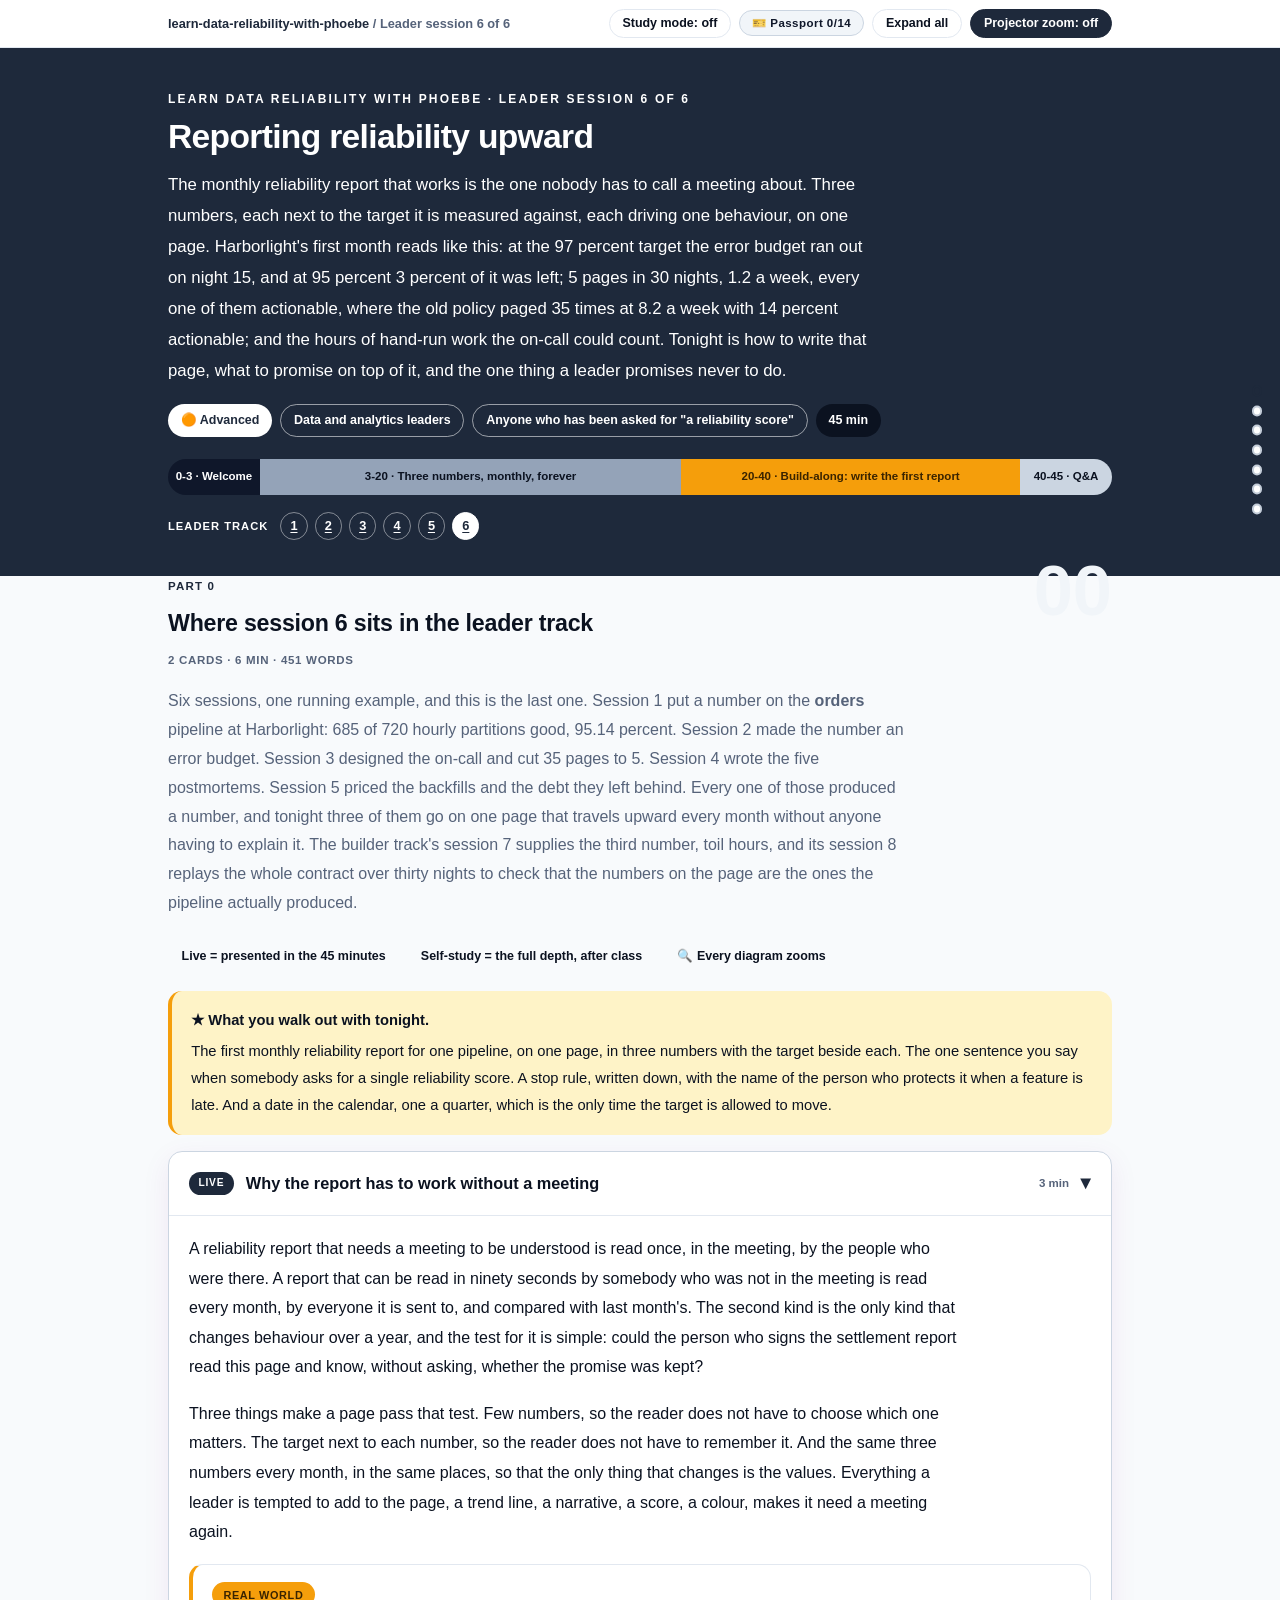
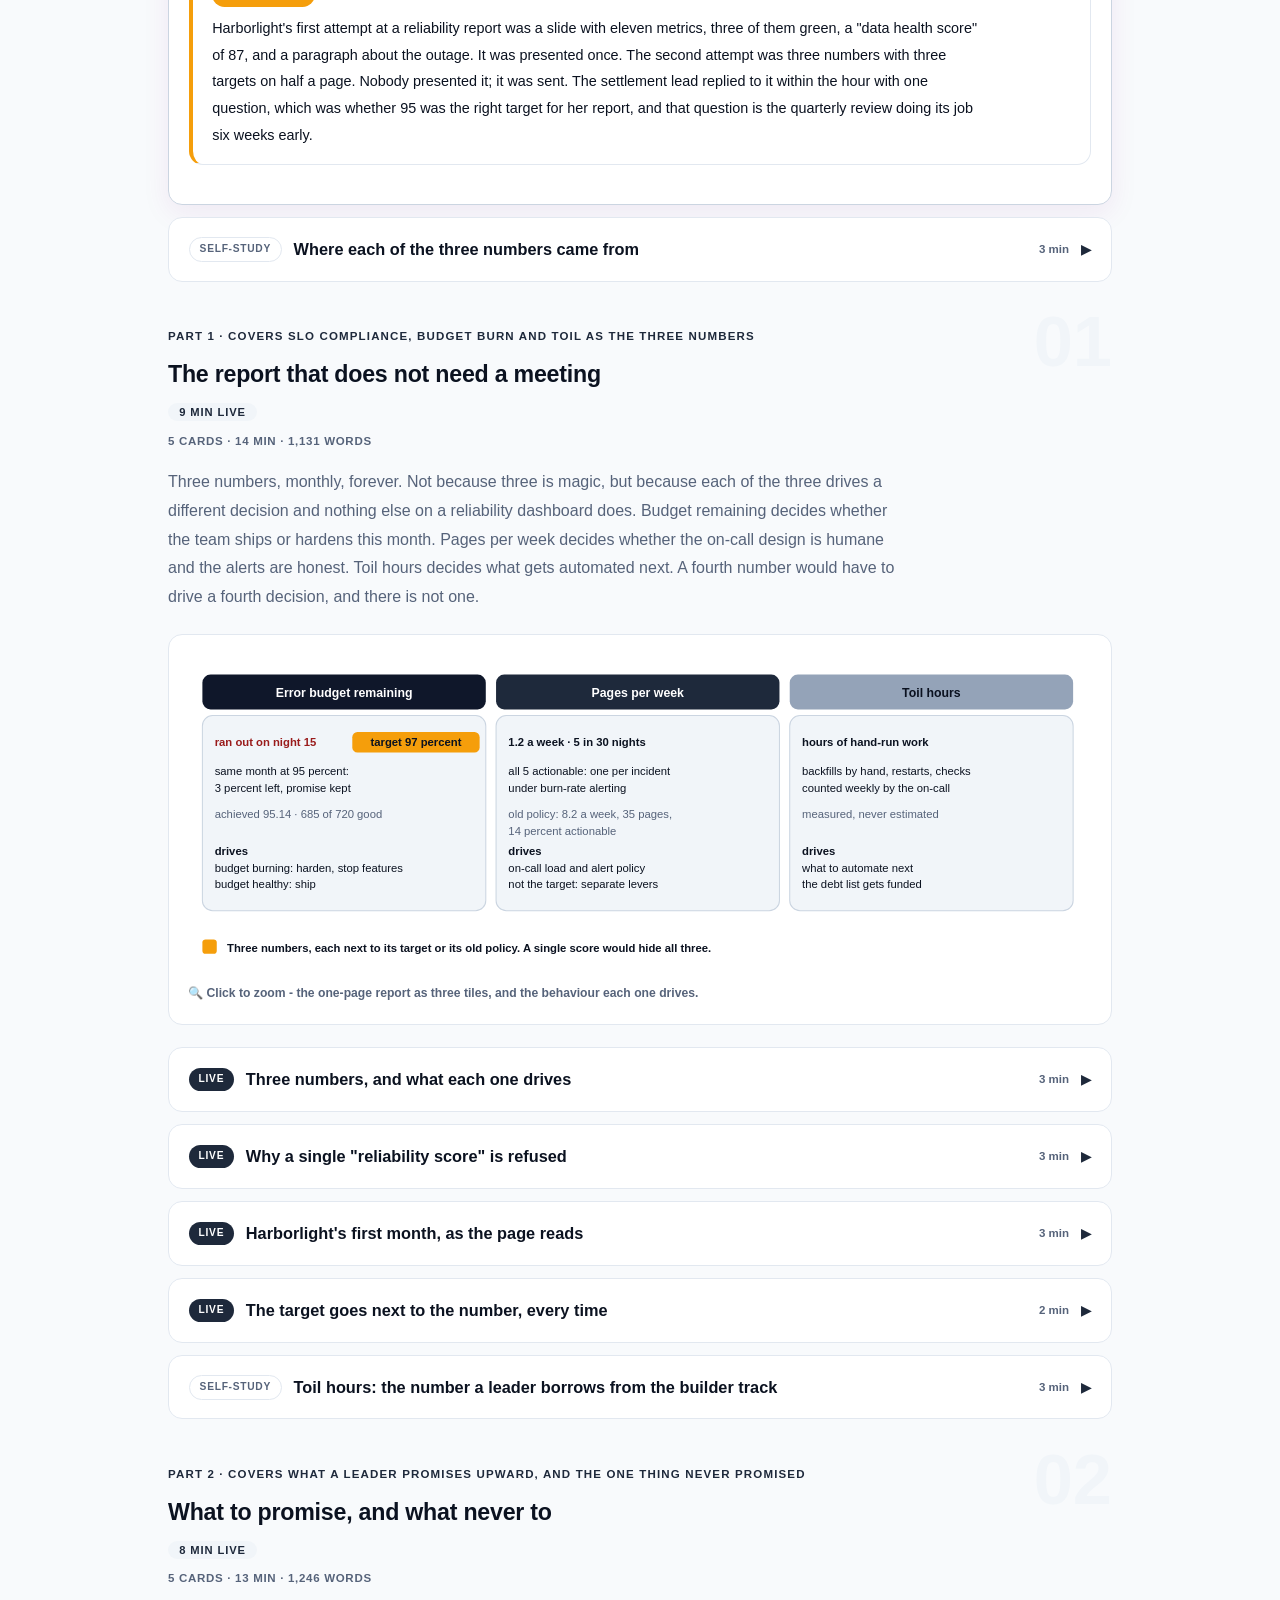
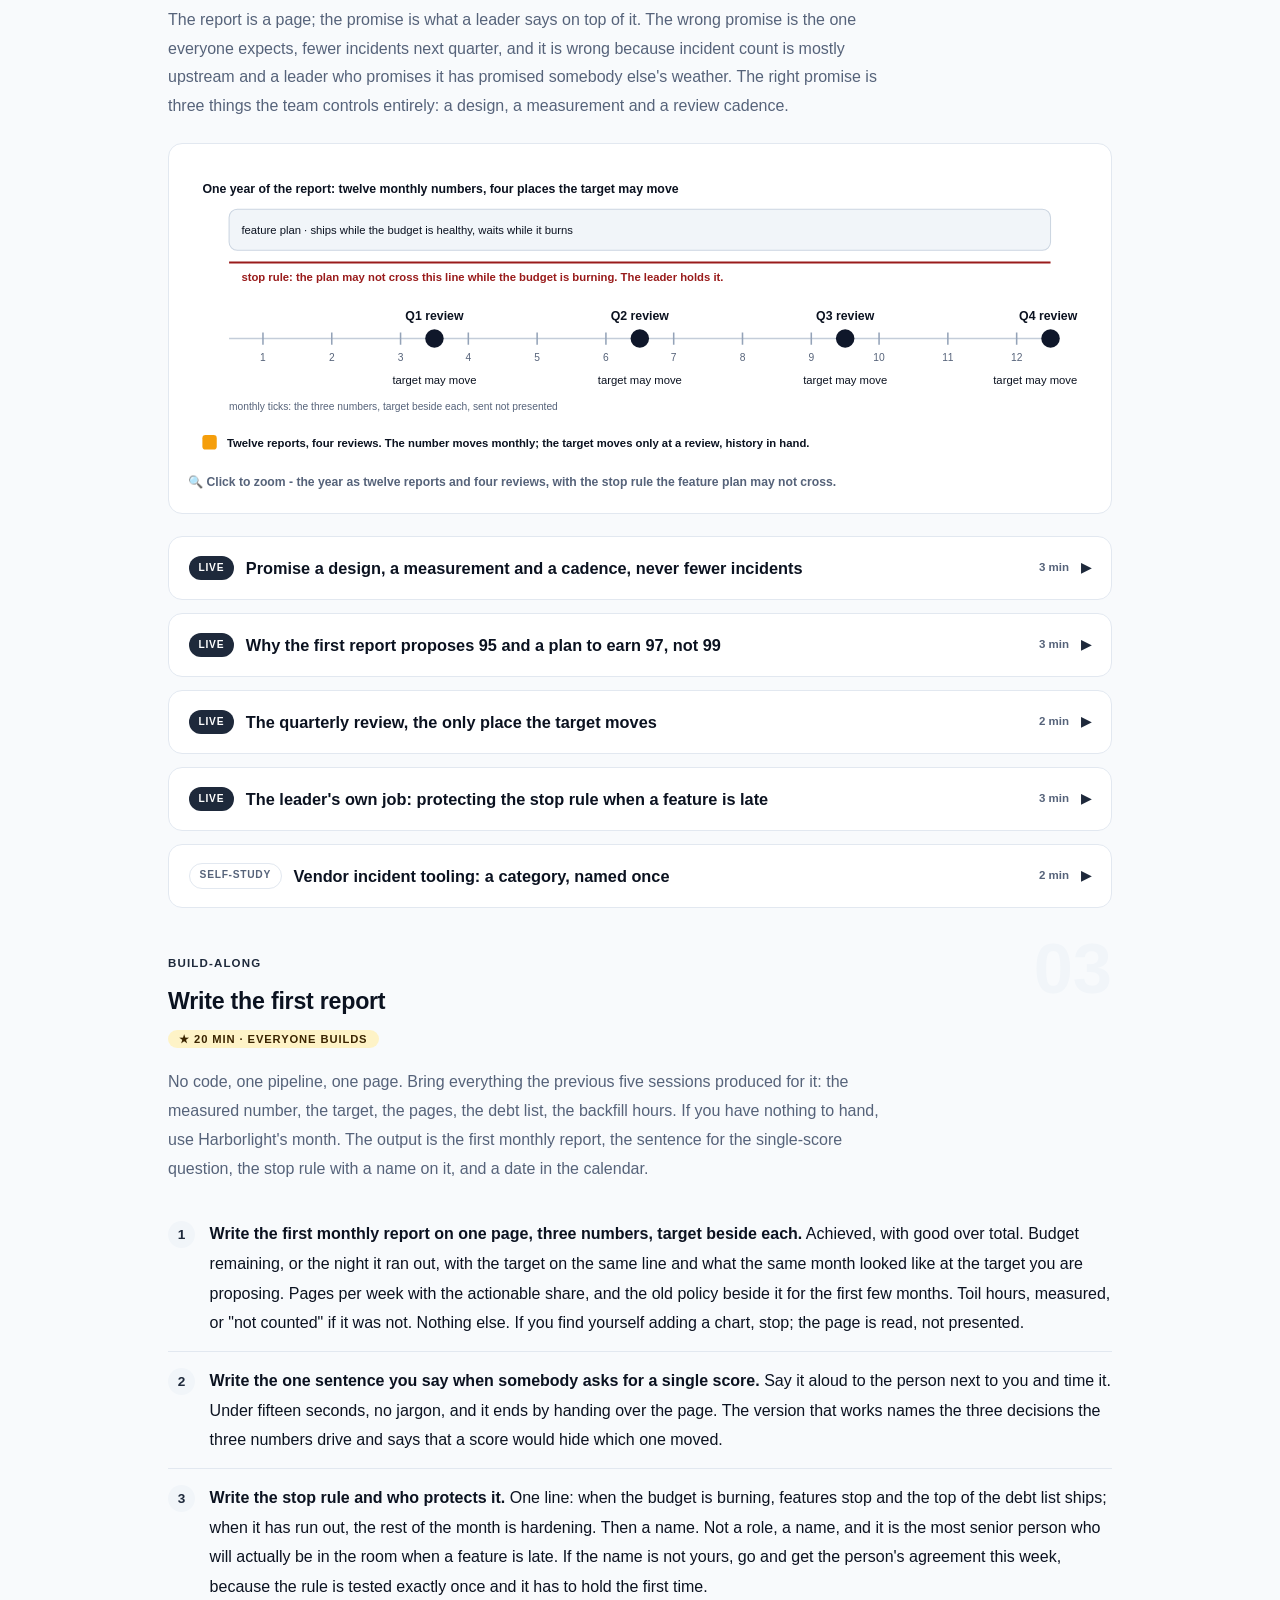
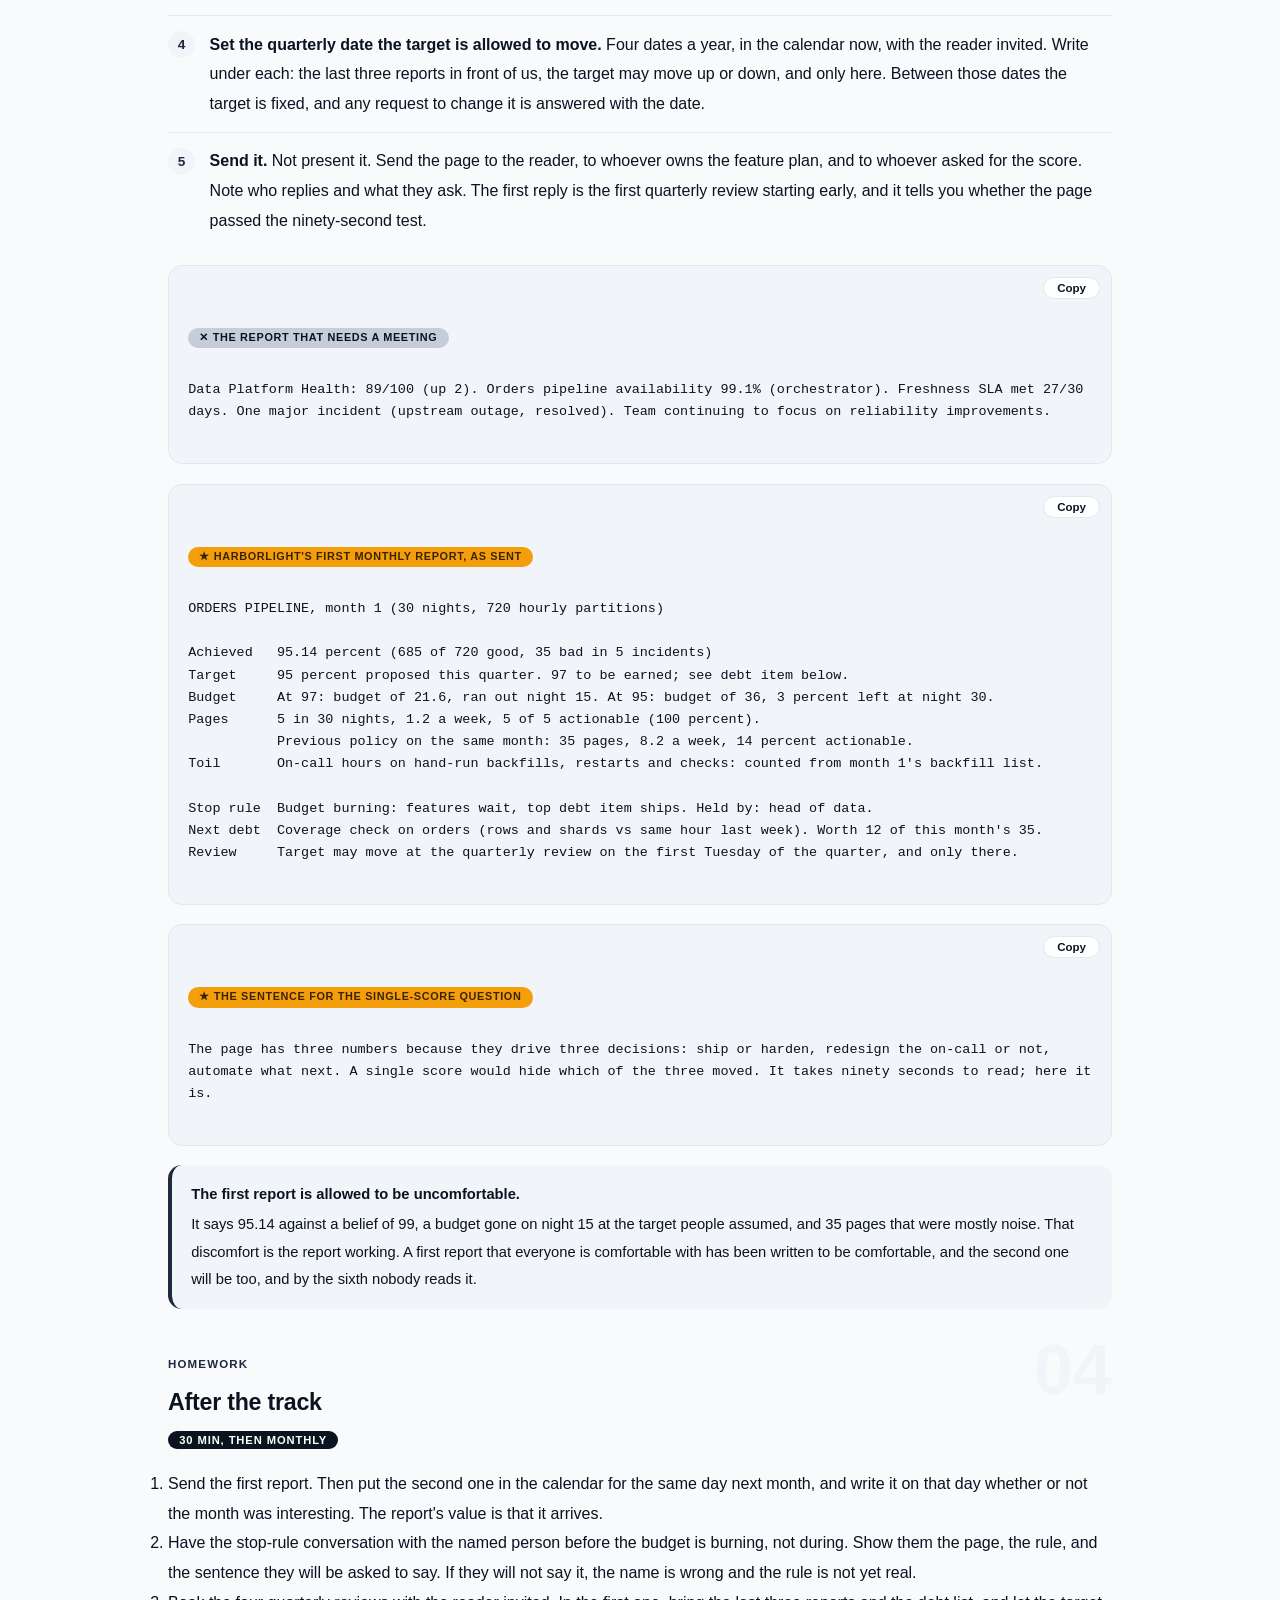
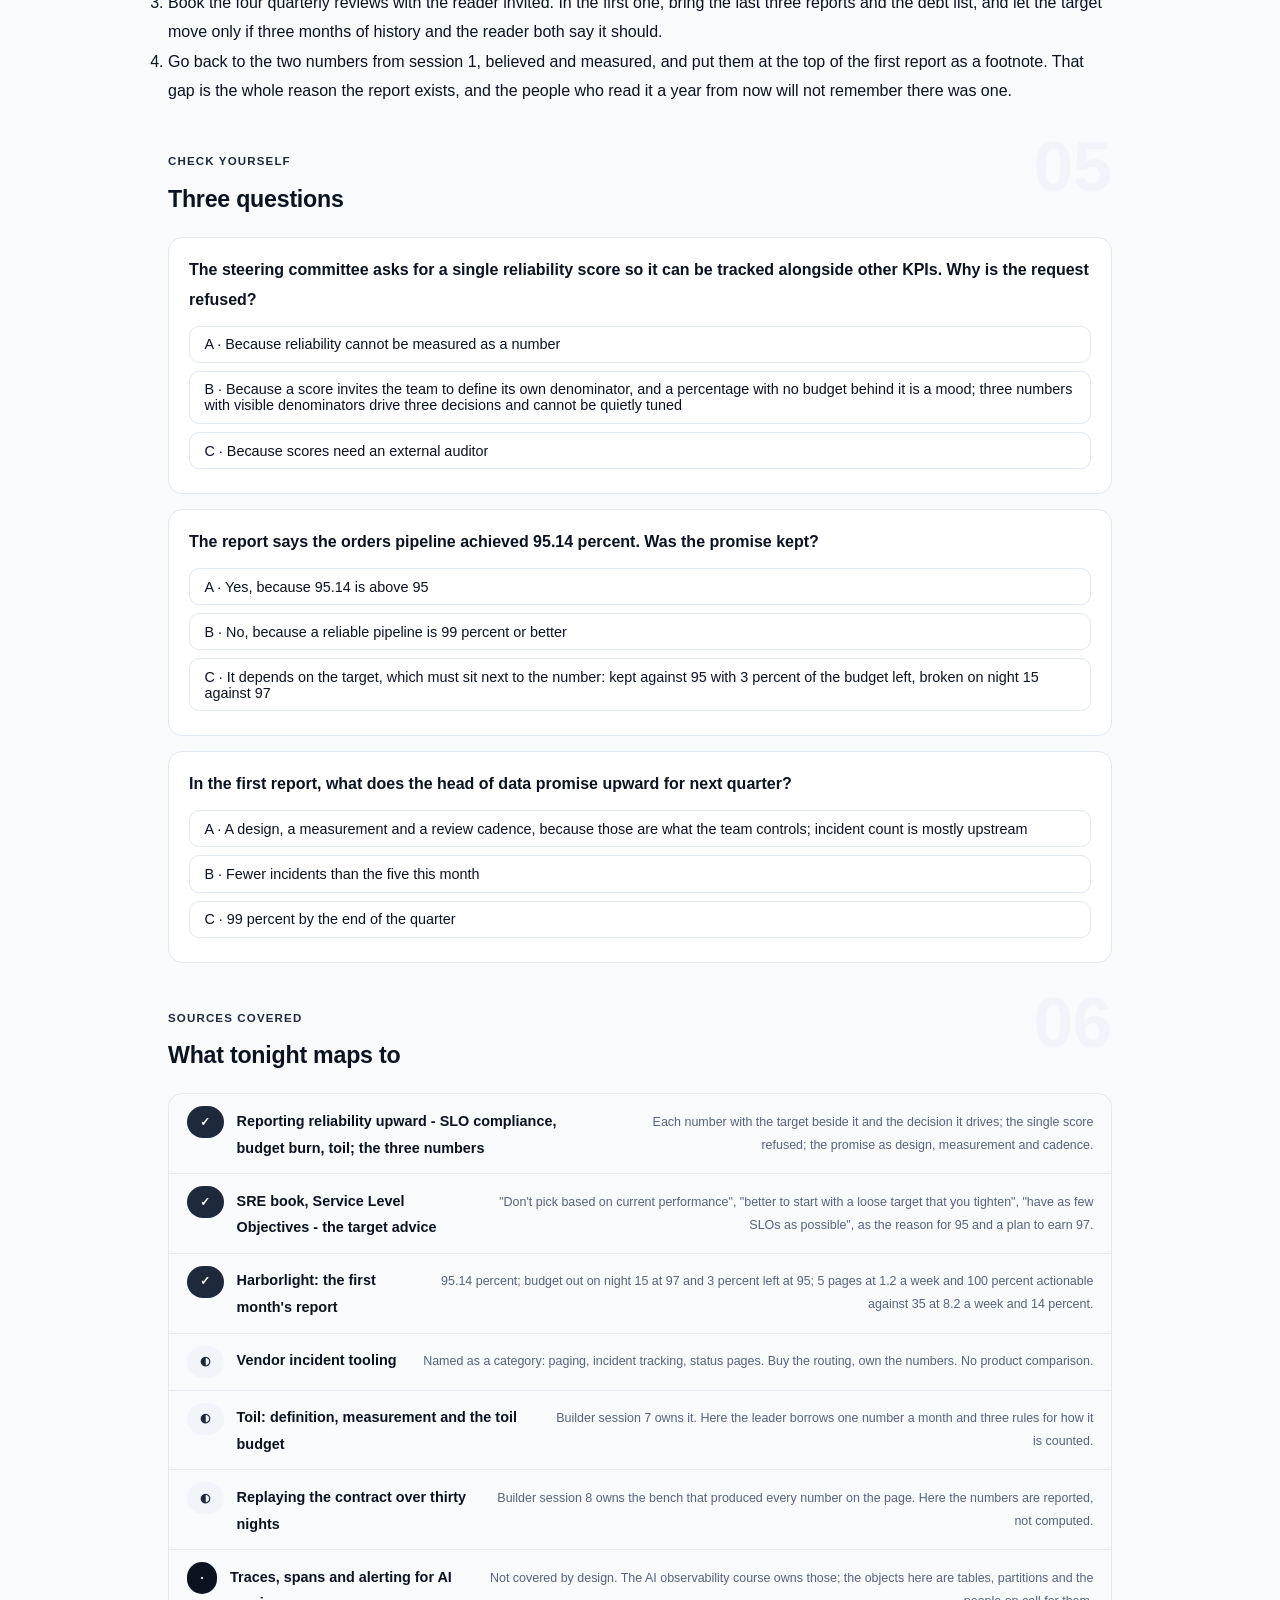
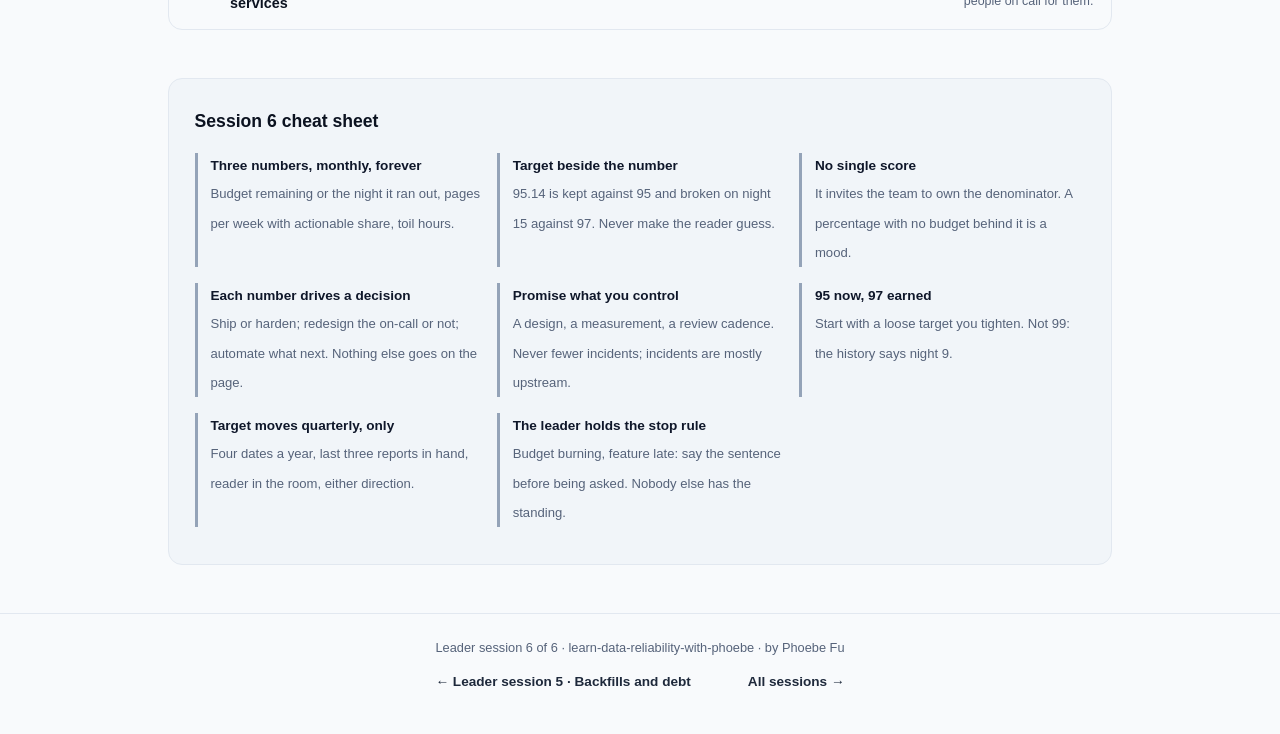
<file: courses/a6-reporting-upward.html>
<!DOCTYPE html>
<html lang="en">
<head>
<meta charset="UTF-8">
<meta name="viewport" content="width=device-width, initial-scale=1.0">
<!-- social:start -->
<meta name="description" content="Leader session 6 of 6. The monthly reliability report that does not need a meeting: error budget remaining, pages per week with the actionable share, and toil hours, each next to its target. Why a single reliability score is refused, what to promise upward and what never to, and Harborlight's first month on one page.">
<meta property="og:type" content="article">
<meta property="og:site_name" content="Learn with Phoebe">
<meta property="og:title" content="Reporting reliability upward - learn data reliability with phoebe">
<meta property="og:description" content="Leader session 6 of 6. Three numbers, monthly, forever. 95.14 is a success against 95 and a failure against 97, and the reader must not have to guess which.">
<meta property="og:url" content="https://phoebefu6.github.io/learn-data-reliability-with-phoebe/courses/a6-reporting-upward.html">
<meta property="og:image" content="https://phoebefu6.github.io/learn-data-reliability-with-phoebe/assets/og-cover.png">
<meta property="og:image:width" content="1200">
<meta property="og:image:height" content="630">
<meta name="twitter:card" content="summary_large_image">
<meta name="twitter:title" content="Reporting reliability upward - learn data reliability with phoebe">
<meta name="twitter:description" content="Budget remaining, pages per week, toil hours. Never a single score. Promise a design, a measurement and a cadence, never fewer incidents.">
<meta name="twitter:image" content="https://phoebefu6.github.io/learn-data-reliability-with-phoebe/assets/og-cover.png">
<!-- social:end -->
<title>Leader session 6 · Reporting reliability upward - learn data reliability with phoebe</title>
<link rel="stylesheet" href="../assets/style.css?v=24">
</head>
<body>

<div class="toolbar">
  <div class="wrap">
    <span class="crumb"><a href="../index.html">learn-data-reliability-with-phoebe</a> / Leader session 6 of 6</span>
    <button class="btn" id="toggle-all" type="button">Expand all</button>
    <button class="btn primary" id="zoom-toggle" type="button">Projector zoom: off</button>
  </div>
</div>

<header class="masthead">
  <div class="wrap">
    <div class="eyebrow">Learn Data Reliability with Phoebe · Leader session 6 of 6</div>
    <h1>Reporting reliability <span class="accent">upward</span></h1>
    <p class="sub">The monthly reliability report that works is the one nobody has to call a meeting about. Three numbers, each next to the target it is measured against, each driving one behaviour, on one page. Harborlight's first month reads like this: at the 97 percent target the error budget ran out on night 15, and at 95 percent 3 percent of it was left; 5 pages in 30 nights, 1.2 a week, every one of them actionable, where the old policy paged 35 times at 8.2 a week with 14 percent actionable; and the hours of hand-run work the on-call could count. Tonight is how to write that page, what to promise on top of it, and the one thing a leader promises never to do.</p>
    <div class="chip-row">
      <span class="chip level">🟠 Advanced</span>
      <span class="chip audience">Data and analytics leaders</span>
      <span class="chip audience">Anyone who has been asked for "a reliability score"</span>
      <span class="chip time">45 min</span>
    </div>
    <div class="agenda">
      <span class="a1" style="flex:1">0-3 · Welcome</span>
      <span class="a2" style="flex:5">3-20 · Three numbers, monthly, forever</span>
      <span class="a3" style="flex:4">20-40 · Build-along: write the first report</span>
      <span class="a4" style="flex:1">40-45 · Q&amp;A</span>
    </div>
  </div>
</header>

<main class="wrap">

  <!-- ============ INTRO ============ -->
  <section class="section" id="intro">
    <div class="section-kicker">
      <span class="klabel">Part 0</span>
      <h2>Where session 6 sits in the leader track</h2>
    </div>
    <p class="lede">Six sessions, one running example, and this is the last one. Session 1 put a number on the <strong>orders</strong> pipeline at Harborlight: 685 of 720 hourly partitions good, 95.14 percent. Session 2 made the number an error budget. Session 3 designed the on-call and cut 35 pages to 5. Session 4 wrote the five postmortems. Session 5 priced the backfills and the debt they left behind. Every one of those produced a number, and tonight three of them go on one page that travels upward every month without anyone having to explain it. The builder track's session 7 supplies the third number, toil hours, and its session 8 replays the whole contract over thirty nights to check that the numbers on the page are the ones the pipeline actually produced.</p>

    <div class="legend">
      <span class="pill">Live = presented in the 45 minutes</span>
      <span class="pill">Self-study = the full depth, after class</span>
      <span class="pill">🔍 Every diagram zooms</span>
    </div>

    <div class="callout win">
      <p><strong>★ What you walk out with tonight.</strong> The first monthly reliability report for one pipeline, on one page, in three numbers with the target beside each. The one sentence you say when somebody asks for a single reliability score. A stop rule, written down, with the name of the person who protects it when a feature is late. And a date in the calendar, one a quarter, which is the only time the target is allowed to move.</p>
    </div>

    <details class="card" open>
      <summary><span class="mode live">Live</span>Why the report has to work without a meeting<span class="mini">3 min</span><span class="caret">▶</span></summary>
      <div class="body">
        <p>A reliability report that needs a meeting to be understood is read once, in the meeting, by the people who were there. A report that can be read in ninety seconds by somebody who was not in the meeting is read every month, by everyone it is sent to, and compared with last month's. The second kind is the only kind that changes behaviour over a year, and the test for it is simple: could the person who signs the settlement report read this page and know, without asking, whether the promise was kept?</p>
        <p>Three things make a page pass that test. Few numbers, so the reader does not have to choose which one matters. The target next to each number, so the reader does not have to remember it. And the same three numbers every month, in the same places, so that the only thing that changes is the values. Everything a leader is tempted to add to the page, a trend line, a narrative, a score, a colour, makes it need a meeting again.</p>
        <div class="callout example">
          <span class="ex-pill">Real world</span>
          <p>Harborlight's first attempt at a reliability report was a slide with eleven metrics, three of them green, a "data health score" of 87, and a paragraph about the outage. It was presented once. The second attempt was three numbers with three targets on half a page. Nobody presented it; it was sent. The settlement lead replied to it within the hour with one question, which was whether 95 was the right target for her report, and that question is the quarterly review doing its job six weeks early.</p>
        </div>
      </div>
    </details>

    <details class="card">
      <summary><span class="mode self">Self-study</span>Where each of the three numbers came from<span class="mini">3 min</span><span class="caret">▶</span></summary>
      <div class="body">
        <ul>
          <li><strong>Error budget remaining</strong> is session 2's arithmetic: 100 percent minus the target, as a count of bad partitions allowed in the window, minus the bad partitions spent. When it goes negative the report says the night it ran out instead of a negative number, because "ran out on night 15" is something a reader can picture and "minus 13.4" is not.</li>
          <li><strong>Pages per week with the actionable share</strong> is session 3's on-call design, measured. Pages in the window divided by weeks, and the fraction of those pages that were the first page inside a real incident rather than noise.</li>
          <li><strong>Toil hours</strong> is the builder track's session 7: hours spent on work that is manual, repetitive, and would not have been needed if the pipeline were better built. Backfills run by hand, restarts, checks done by eye. Session 5's backfill list is most of it.</li>
          <li><strong>The target beside each</strong> is session 2's choice, made from history: 95 percent this quarter, with a plan to earn 97. It is on the page every month so that nobody has to remember it and nobody can quietly forget it.</li>
        </ul>
      </div>
    </details>
  </section>

  <!-- ============ PART 1 ============ -->
  <section class="section" id="part-1">
    <div class="section-kicker">
      <span class="klabel">Part 1 · covers SLO compliance, budget burn and toil as the three numbers</span>
      <h2>The report that does not need a meeting</h2>
      <span class="tag concept">9 min live</span>
    </div>
    <p class="lede">Three numbers, monthly, forever. Not because three is magic, but because each of the three drives a different decision and nothing else on a reliability dashboard does. Budget remaining decides whether the team ships or hardens this month. Pages per week decides whether the on-call design is humane and the alerts are honest. Toil hours decides what gets automated next. A fourth number would have to drive a fourth decision, and there is not one.</p>

    <figure class="zoomable">
      <svg viewBox="0 0 880 310" xmlns="http://www.w3.org/2000/svg" role="img" aria-label="Three tiles side by side making up the one-page report. Error budget remaining: ran out on night 15 with a tag reading target 97 percent, same month at 95 percent 3 percent left and promise kept, achieved 95.14, 685 of 720 good; drives harden or ship. Pages per week: 1.2 a week, 5 in 30 nights, all 5 actionable, one per incident, under burn-rate alerting; old policy 8.2 a week, 35 pages, 14 percent actionable; drives on-call load and alert policy, not the target. Toil hours: hours of hand-run work, backfills by hand, restarts, checks, counted weekly by the on-call, measured not estimated; drives what to automate next and the debt list gets funded.">
        <style>
          .a6aT { font: 800 12px Inter, sans-serif; fill: #fff; }
          .a6aH { font: 800 12px Inter, sans-serif; fill: #0B1220; }
          .a6aK { font: 800 11px Inter, sans-serif; fill: #0B1220; }
          .a6aB { font: 400 11px Inter, sans-serif; fill: #0B1220; }
          .a6aM { font: 400 11px Inter, sans-serif; fill: #56637A; }
          .a6aN { font: 700 11px Inter, sans-serif; fill: #0B1220; }
          .a6aR { font: 700 11px Inter, sans-serif; fill: #991B1B; }
        </style>

        <rect x="14" y="20" width="276" height="34" rx="8" fill="#0F172A"></rect>
        <text class="a6aT" x="152" y="42" text-anchor="middle">Error budget remaining</text>
        <rect x="14" y="60" width="276" height="190" rx="10" fill="#F1F5F9" stroke="#CBD5E1"></rect>
        <text class="a6aR" x="26" y="90">ran out on night 15</text>
        <rect x="160" y="76" width="124" height="20" rx="5" fill="#F59E0B"></rect>
        <text class="a6aK" x="222" y="90" text-anchor="middle">target 97 percent</text>
        <text class="a6aB" x="26" y="118">same month at 95 percent:</text>
        <text class="a6aB" x="26" y="134">3 percent left, promise kept</text>
        <text class="a6aM" x="26" y="160">achieved 95.14 · 685 of 720 good</text>
        <text class="a6aN" x="26" y="196">drives</text>
        <text class="a6aB" x="26" y="212">budget burning: harden, stop features</text>
        <text class="a6aB" x="26" y="228">budget healthy: ship</text>

        <rect x="300" y="20" width="276" height="34" rx="8" fill="#1E293B"></rect>
        <text class="a6aT" x="438" y="42" text-anchor="middle">Pages per week</text>
        <rect x="300" y="60" width="276" height="190" rx="10" fill="#F1F5F9" stroke="#CBD5E1"></rect>
        <text class="a6aN" x="312" y="90">1.2 a week · 5 in 30 nights</text>
        <text class="a6aB" x="312" y="118">all 5 actionable: one per incident</text>
        <text class="a6aB" x="312" y="134">under burn-rate alerting</text>
        <text class="a6aM" x="312" y="160">old policy: 8.2 a week, 35 pages,</text>
        <text class="a6aM" x="312" y="176">14 percent actionable</text>
        <text class="a6aN" x="312" y="196">drives</text>
        <text class="a6aB" x="312" y="212">on-call load and alert policy</text>
        <text class="a6aB" x="312" y="228">not the target: separate levers</text>

        <rect x="586" y="20" width="276" height="34" rx="8" fill="#94A3B8"></rect>
        <text class="a6aH" x="724" y="42" text-anchor="middle">Toil hours</text>
        <rect x="586" y="60" width="276" height="190" rx="10" fill="#F1F5F9" stroke="#CBD5E1"></rect>
        <text class="a6aN" x="598" y="90">hours of hand-run work</text>
        <text class="a6aB" x="598" y="118">backfills by hand, restarts, checks</text>
        <text class="a6aB" x="598" y="134">counted weekly by the on-call</text>
        <text class="a6aM" x="598" y="160">measured, never estimated</text>
        <text class="a6aN" x="598" y="196">drives</text>
        <text class="a6aB" x="598" y="212">what to automate next</text>
        <text class="a6aB" x="598" y="228">the debt list gets funded</text>

        <rect x="14" y="278" width="14" height="14" rx="3" fill="#F59E0B"></rect>
        <text class="a6aN" x="38" y="290">Three numbers, each next to its target or its old policy. A single score would hide all three.</text>
      </svg>
      <figcaption>🔍 Click to zoom - the one-page report as three tiles, and the behaviour each one drives.</figcaption>
    </figure>

    <details class="card">
      <summary><span class="mode live">Live</span>Three numbers, and what each one drives<span class="mini">3 min</span><span class="caret">▶</span></summary>
      <div class="body">
        <p>Each number on the page has a decision attached to it. If a reader cannot say what they would do differently when the number moves, the number does not belong on the page.</p>
        <table class="clean">
          <thead><tr><th>Number</th><th>What sits beside it</th><th>What it drives</th></tr></thead>
          <tbody>
            <tr><td><strong>Error budget remaining</strong>, or the night it ran out</td><td>The target it is measured against</td><td>Ship or harden this month. Burning: features stop and the debt list ships. Healthy: features ship.</td></tr>
            <tr><td><strong>Pages per week</strong>, with the actionable share</td><td>The previous policy's number, until it is forgotten</td><td>Whether the on-call design is humane and the alert policy is honest. This is a separate lever from the target; the bench shows the page count does not move when the target does.</td></tr>
            <tr><td><strong>Toil hours</strong></td><td>Last month's hours</td><td>What gets automated next. When toil rises, the top of the debt list is whatever the hours were spent on.</td></tr>
          </tbody>
        </table>
        <p>Nothing else drives a decision the reader of the report can make. Incident count drives nothing, because most incidents are upstream. Mean time to recover drives the on-call's runbook, which is the team's business and not the report's. Data volume drives capacity, which is a different report. The discipline is not to leave those out because they are unimportant. It is to leave them out because the page has one job.</p>
      </div>
    </details>

    <details class="card">
      <summary><span class="mode live">Live</span>Why a single "reliability score" is refused<span class="mini">3 min</span><span class="caret">▶</span></summary>
      <div class="body">
        <p>Somebody senior will ask for one number. It is a reasonable request from someone with forty reports to read, and the answer is still no, for two reasons that survive being said out loud in the meeting where the request is made.</p>
        <ul>
          <li><strong>A single score invites the team to define its own denominator.</strong> A score of 87 out of 100 has a formula behind it, and the team that is measured by the score writes the formula. Within two quarters the formula has been tuned so that the score goes up, and nobody outside the team can say what went up. Three numbers with visible denominators, partitions, pages and hours, cannot be tuned without somebody noticing.</li>
          <li><strong>A percentage with no budget behind it is a mood.</strong> "Reliability is at 95.14 percent" tells the reader nothing unless they know whether the promise was 95 or 97. Attached to a budget it becomes a fact: 3 percent of the budget left, promise kept, or budget gone on night 15, promise broken for half the month. The score strips off exactly the part that made it a fact.</li>
        </ul>
        <p>The sentence for the meeting is short: the page has three numbers because they drive three decisions, and a single score would hide which of the three moved. Then hand over the page, which takes ninety seconds to read, which is less time than the score would have taken to argue about.</p>
        <div class="callout example">
          <span class="ex-pill">Real world</span>
          <p>Harborlight's "data health score" of 87 was built from eleven metrics weighted by the platform team. Two of the eleven were the orchestrator's success rate, counted by run. On the month of the five incidents, with 35 bad partitions and a budget gone on night 15 at 97 percent, the score was 89. It had gone up. The formula was not dishonest. It was simply owned by the people it measured, which is what a single score always is.</p>
        </div>
      </div>
    </details>

    <details class="card">
      <summary><span class="mode live">Live</span>Harborlight's first month, as the page reads<span class="mini">3 min</span><span class="caret">▶</span></summary>
      <div class="body">
        <p>The first report is the month of the five incidents, written after the fact, because the first honest report is always a look back at a month the team already lived through. It is also the month that sets the target for the next one.</p>
        <table class="clean">
          <thead><tr><th>Number</th><th>This month</th><th>Beside it</th></tr></thead>
          <tbody>
            <tr><td><strong>Achieved</strong></td><td>95.14 percent · 685 of 720 hourly partitions good · 35 bad in five incidents</td><td>Target proposed: 95 percent this quarter, 97 to be earned</td></tr>
            <tr><td><strong>Error budget</strong></td><td>At 97 percent: budget of 21.6 ran out on <strong>night 15</strong>. At 95 percent: budget of 36, 3 percent left at night 30</td><td>At 99 percent it would have run out on night 9; at 99.9, night 4</td></tr>
            <tr><td><strong>Pages</strong></td><td>5 in 30 nights · 1.2 a week · 5 of 5 actionable, 100 percent</td><td>Old policy: 35 pages · 8.2 a week · 5 actionable, 14 percent</td></tr>
            <tr><td><strong>Toil</strong></td><td>The on-call's hours on hand-run backfills, restarts and checks, counted from session 5's list</td><td>First month: no comparison yet; next month has one</td></tr>
          </tbody>
        </table>
        <p>The pages row deserves a sentence, because it is the one that surprises readers. The five burn-rate pages landed on nights 4, 9, 15, 21 and 27, one per incident, at the first bad hour of each. The old policy's 35 pages were the same five incidents paged once per bad partition. Same month, same incidents, seven times the pages, and only one in seven of them told the on-call anything new. The target row did not change the page count at all; the alert policy did. They are separate levers, and the report shows them separately for that reason.</p>
      </div>
    </details>

    <details class="card">
      <summary><span class="mode live">Live</span>The target goes next to the number, every time<span class="mini">2 min</span><span class="caret">▶</span></summary>
      <div class="body">
        <p>95.14 percent is a success against a 95 percent target and a failure against 97. The same month, the same 35 bad partitions, the same pipeline, and the word that describes it flips on a number the reader was not shown. A report that gives the achieved figure without the target is asking the reader to guess which word applies, and readers guess in the direction of their last conversation with the team.</p>
        <ul>
          <li><strong>Every number carries its target on the same line.</strong> Not in a footnote, not on the previous page, not "as agreed in Q1". Next to it.</li>
          <li><strong>The budget is stated as what happened, not as a fraction.</strong> "Ran out on night 15" or "3 percent left at night 30". A reader can picture a night. Nobody pictures 0.86 of a budget.</li>
          <li><strong>When the target moves, the page says so.</strong> A quarter in which the target went from 95 to 97 shows both, with the date, so that a jump in "budget remaining" is not mistaken for the pipeline getting better or worse.</li>
        </ul>
      </div>
    </details>

    <details class="card">
      <summary><span class="mode self">Self-study</span>Toil hours: the number a leader borrows from the builder track<span class="mini">3 min</span><span class="caret">▶</span></summary>
      <div class="body">
        <p>Toil is work that is manual, repetitive, devoid of lasting value, and scales with the pipeline rather than with the team. The builder track's session 7 owns the definition, the measurement and the toil budget. What a leader needs from it is one number a month, and three rules about how that number is collected.</p>
        <ul>
          <li><strong>The on-call counts it, weekly, in hours.</strong> Not the manager, not at month end from memory. A tally kept during the week is honest; a reconstruction on the last day is a guess with a decimal point.</li>
          <li><strong>It is measured, never estimated.</strong> An estimated toil number is the single score wearing a different hat. If the count was not kept one week, the page says "not counted", not a number.</li>
          <li><strong>It is the debt list's first sort key.</strong> When toil goes up, whatever the hours went on is the item at the top of session 5's list. Eight hand-run backfills on night 21 are eight hours that a retry with a back-off would have been zero.</li>
        </ul>
      </div>
    </details>
  </section>

  <!-- ============ PART 2 ============ -->
  <section class="section" id="part-2">
    <div class="section-kicker">
      <span class="klabel">Part 2 · covers what a leader promises upward, and the one thing never promised</span>
      <h2>What to promise, and what never to</h2>
      <span class="tag concept">8 min live</span>
    </div>
    <p class="lede">The report is a page; the promise is what a leader says on top of it. The wrong promise is the one everyone expects, fewer incidents next quarter, and it is wrong because incident count is mostly upstream and a leader who promises it has promised somebody else's weather. The right promise is three things the team controls entirely: a design, a measurement and a review cadence.</p>

    <figure class="zoomable">
      <svg viewBox="0 0 880 290" xmlns="http://www.w3.org/2000/svg" role="img" aria-label="A year drawn as a horizontal timeline. Above it a band labelled feature plan, ships while the budget is healthy, waits while it burns. Between the band and the timeline a red line labelled stop rule: the plan may not cross this line while the budget is burning, the leader holds it. The timeline has twelve monthly ticks numbered 1 to 12, and four larger review points at the end of months 3, 6, 9 and 12 labelled Q1 to Q4 review, each marked target may move.">
        <style>
          .a6bH { font: 800 12px Inter, sans-serif; fill: #0B1220; }
          .a6bB { font: 400 11px Inter, sans-serif; fill: #0B1220; }
          .a6bM { font: 400 10px Inter, sans-serif; fill: #56637A; }
          .a6bN { font: 700 11px Inter, sans-serif; fill: #0B1220; }
          .a6bR { font: 700 11px Inter, sans-serif; fill: #991B1B; }
        </style>

        <text class="a6bH" x="14" y="28">One year of the report: twelve monthly numbers, four places the target may move</text>

        <rect x="40" y="44" width="800" height="40" rx="8" fill="#F1F5F9" stroke="#CBD5E1"></rect>
        <text class="a6bB" x="52" y="68">feature plan · ships while the budget is healthy, waits while it burns</text>

        <line x1="40" y1="96" x2="840" y2="96" stroke="#991B1B" stroke-width="2"></line>
        <text class="a6bR" x="52" y="114">stop rule: the plan may not cross this line while the budget is burning. The leader holds it.</text>

        <text class="a6bH" x="240" y="152" text-anchor="middle">Q1 review</text>
        <text class="a6bH" x="440" y="152" text-anchor="middle">Q2 review</text>
        <text class="a6bH" x="640" y="152" text-anchor="middle">Q3 review</text>
        <text class="a6bH" x="866" y="152" text-anchor="end">Q4 review</text>

        <line x1="40" y1="170" x2="840" y2="170" stroke="#C4CDD9" stroke-width="1.5"></line>

        <line x1="73" y1="164" x2="73" y2="176" stroke="#94A3B8" stroke-width="1.5"></line>
        <line x1="140" y1="164" x2="140" y2="176" stroke="#94A3B8" stroke-width="1.5"></line>
        <line x1="207" y1="164" x2="207" y2="176" stroke="#94A3B8" stroke-width="1.5"></line>
        <line x1="273" y1="164" x2="273" y2="176" stroke="#94A3B8" stroke-width="1.5"></line>
        <line x1="340" y1="164" x2="340" y2="176" stroke="#94A3B8" stroke-width="1.5"></line>
        <line x1="407" y1="164" x2="407" y2="176" stroke="#94A3B8" stroke-width="1.5"></line>
        <line x1="473" y1="164" x2="473" y2="176" stroke="#94A3B8" stroke-width="1.5"></line>
        <line x1="540" y1="164" x2="540" y2="176" stroke="#94A3B8" stroke-width="1.5"></line>
        <line x1="607" y1="164" x2="607" y2="176" stroke="#94A3B8" stroke-width="1.5"></line>
        <line x1="673" y1="164" x2="673" y2="176" stroke="#94A3B8" stroke-width="1.5"></line>
        <line x1="740" y1="164" x2="740" y2="176" stroke="#94A3B8" stroke-width="1.5"></line>
        <line x1="807" y1="164" x2="807" y2="176" stroke="#94A3B8" stroke-width="1.5"></line>

        <circle cx="240" cy="170" r="9" fill="#0F172A"></circle>
        <circle cx="440" cy="170" r="9" fill="#0F172A"></circle>
        <circle cx="640" cy="170" r="9" fill="#0F172A"></circle>
        <circle cx="840" cy="170" r="9" fill="#0F172A"></circle>

        <text class="a6bM" x="73" y="192" text-anchor="middle">1</text>
        <text class="a6bM" x="140" y="192" text-anchor="middle">2</text>
        <text class="a6bM" x="207" y="192" text-anchor="middle">3</text>
        <text class="a6bM" x="273" y="192" text-anchor="middle">4</text>
        <text class="a6bM" x="340" y="192" text-anchor="middle">5</text>
        <text class="a6bM" x="407" y="192" text-anchor="middle">6</text>
        <text class="a6bM" x="473" y="192" text-anchor="middle">7</text>
        <text class="a6bM" x="540" y="192" text-anchor="middle">8</text>
        <text class="a6bM" x="607" y="192" text-anchor="middle">9</text>
        <text class="a6bM" x="673" y="192" text-anchor="middle">10</text>
        <text class="a6bM" x="740" y="192" text-anchor="middle">11</text>
        <text class="a6bM" x="807" y="192" text-anchor="middle">12</text>

        <text class="a6bB" x="240" y="214" text-anchor="middle">target may move</text>
        <text class="a6bB" x="440" y="214" text-anchor="middle">target may move</text>
        <text class="a6bB" x="640" y="214" text-anchor="middle">target may move</text>
        <text class="a6bB" x="866" y="214" text-anchor="end">target may move</text>

        <text class="a6bM" x="40" y="240">monthly ticks: the three numbers, target beside each, sent not presented</text>

        <rect x="14" y="264" width="14" height="14" rx="3" fill="#F59E0B"></rect>
        <text class="a6bN" x="38" y="276">Twelve reports, four reviews. The number moves monthly; the target moves only at a review, history in hand.</text>
      </svg>
      <figcaption>🔍 Click to zoom - the year as twelve reports and four reviews, with the stop rule the feature plan may not cross.</figcaption>
    </figure>

    <details class="card">
      <summary><span class="mode live">Live</span>Promise a design, a measurement and a cadence, never fewer incidents<span class="mini">3 min</span><span class="caret">▶</span></summary>
      <div class="body">
        <p>Of Harborlight's five incidents, two were upstream: a late load on night 4 and an outage on night 9 that alone cost 14 partitions. A third, night 15's corrupt batch, was a type drifting in a source the team did not own. Three of five, 23 of 35 bad partitions, from outside the pipeline. A leader who promises fewer incidents has promised that the upstream will behave, and the upstream has not been told.</p>
        <p>What the team controls entirely is three things, and they are what goes in the promise.</p>
        <ul>
          <li><strong>A design.</strong> The on-call is designed, not rostered: burn-rate alerting, a rising edge, 12 hours of suppression, a runbook the tired person can follow. Five pages a month instead of 35 is a design outcome and the team can promise it, because the design is theirs.</li>
          <li><strong>A measurement.</strong> Good partitions over total partitions, over a rolling thirty nights, from the reader's side. The team can promise that the number on the page is the number the pipeline produced, every month, with no month skipped and no denominator changed.</li>
          <li><strong>A review cadence.</strong> A report every month, sent. A review every quarter, at which the target may move and the debt list is reprioritised. The team can promise the dates.</li>
        </ul>
        <p>None of those three is affected by whether the upstream has a bad night. All three are visible in the report the following month. A promise that the promiser controls and the reader can check is the only kind worth writing down.</p>
      </div>
    </details>

    <details class="card">
      <summary><span class="mode live">Live</span>Why the first report proposes 95 and a plan to earn 97, not 99<span class="mini">3 min</span><span class="caret">▶</span></summary>
      <div class="body">
        <p>The first report proposes a target, and the instinct upward is to propose an ambitious one. The service-reliability literature's advice on choosing targets is short and it is aimed at exactly this moment.</p>
        <ul>
          <li><strong>"Don't pick based on current performance."</strong> This cuts both ways. Not the team's best night, which is 99.9 percent and which broke as a promise on night 4. And not a round number the room likes the sound of. The target comes from the history, 685 of 720, and from what the reader can absorb, which the settlement lead answered in session 1.</li>
          <li><strong>"Better to start with a loose target that you tighten."</strong> 95 percent this quarter is kept, with 3 percent of the budget to spare. It is a promise the team can make and keep in its first quarter of making promises, which is worth more than an ambitious one it breaks in week two. 97 is written down as the target to earn, with the debt item that gets there: the coverage check from session 5, worth 12 partitions, which on its own would have kept the 97 percent budget alive past night 15.</li>
          <li><strong>"Have as few SLOs as possible."</strong> One objective on one pipeline for one reader. Not one per indicator, not one per dashboard. The moment there are six objectives on the page it needs a meeting again.</li>
        </ul>
        <p>99 is not proposed because the history says the budget would have run out on night 9, and a first report that proposes a target already broken by its own evidence teaches everyone who reads it that the numbers on the page are aspirations. Every report after that is read as one.</p>
      </div>
    </details>

    <details class="card">
      <summary><span class="mode live">Live</span>The quarterly review, the only place the target moves<span class="mini">2 min</span><span class="caret">▶</span></summary>
      <div class="body">
        <p>The number on the page moves every month. The target next to it moves only at the quarterly review, and the rule is absolute because the two failure modes it prevents are both common. The first is a target quietly loosened in a bad month so that the page stays green. The second is a target tightened in a good month by somebody senior who liked the number, on a pipeline whose history does not support it. Both are the same mistake: a target moved on one month's mood rather than a quarter's evidence.</p>
        <ul>
          <li><strong>The review has the last three reports in front of it.</strong> Three months of the same three numbers is enough to see a trend and not enough to forget the incidents behind it.</li>
          <li><strong>The target may move in either direction.</strong> Up, if the budget has been kept three months running and the debt that made the difference is done. Down, if three months of history say the promise was never supportable, and it is said out loud that it is moving down and why.</li>
          <li><strong>The reader is in the room.</strong> The person who signs the settlement report decides what she needs. The team decides what it can promise. The target is where those two meet, and neither side moves it alone.</li>
        </ul>
      </div>
    </details>

    <details class="card">
      <summary><span class="mode live">Live</span>The leader's own job: protecting the stop rule when a feature is late<span class="mini">3 min</span><span class="caret">▶</span></summary>
      <div class="body">
        <p>The stop rule was set in session 2: when the error budget is burning, features stop and hardening ships. It is easy to agree to in a quiet month. It is tested once, and only once, in a specific way: the budget runs out on night 15, the debt list says build the coverage check, and a feature somebody senior has promised a customer is due on the 20th. Everyone in the room knows what the rule says. The question is who says it.</p>
        <p>That is the leader's job in the report, and it is the only part of the whole contract that cannot be delegated. The engineers can measure, design, alert, write the runbooks and the postmortems, price the debt. They cannot tell the person who promised the customer that the feature waits, because they do not have the standing, and if they try, the rule dies quietly and the next report has a footnote explaining why the budget was exceeded. The leader protects the rule by saying, in the meeting, before being asked: the budget is gone, the plan says hardening, the feature moves a week, and here is the debt item that ships instead and what it is worth.</p>
        <div class="callout example">
          <span class="ex-pill">Real world</span>
          <p>Harborlight's rule was tested in the second month. The budget was burning by the third week, the seller export was due, and the platform lead had the coverage check priced at 12 partitions from the previous month's evidence. The head of data said the sentence before the export's owner could ask for an exception, moved the export a week, and put the reason in the report: budget burning, stop rule applied, coverage check shipped. The export's owner did not like it. The third month's report had 3 pages, all actionable, and the export shipped a week late into a pipeline that had stopped losing shards.</p>
        </div>
      </div>
    </details>

    <details class="card">
      <summary><span class="mode self">Self-study</span>Vendor incident tooling: a category, named once<span class="mini">2 min</span><span class="caret">▶</span></summary>
      <div class="body">
        <p>There is a category of product that pages people, tracks incidents, hosts status pages and produces on-call analytics, and a team running the report above will be sold one. The category is real and the products in it are useful. What they are useful for is routing: getting the page to the right person, recording when it was acknowledged, and counting. What they cannot supply is any of the three numbers, because the numbers come from the contract the team wrote: the target from history, the pages from an alert policy the team designed, the toil from a tally the on-call kept.</p>
        <ul>
          <li><strong>Buy the routing, own the numbers.</strong> A tool that tells you pages per week is reading your alert policy back to you. If the policy is page-on-every-bad-partition, the tool will faithfully report 8.2 a week.</li>
          <li><strong>The tool's "reliability score" is the single score again,</strong> with the denominator owned by a vendor instead of the team. The same refusal applies for the same reasons.</li>
          <li><strong>No comparison between products is offered here,</strong> because the report is the same whichever one carries the page, and the choice belongs to the team that gets woken up.</li>
        </ul>
      </div>
    </details>
  </section>

  <!-- ============ DEMO ============ -->
  <section class="section" id="demo-1">
    <div class="section-kicker">
      <span class="klabel">Build-along</span>
      <h2>Write the first report</h2>
      <span class="tag demo">★ 20 min · everyone builds</span>
    </div>
    <p class="lede">No code, one pipeline, one page. Bring everything the previous five sessions produced for it: the measured number, the target, the pages, the debt list, the backfill hours. If you have nothing to hand, use Harborlight's month. The output is the first monthly report, the sentence for the single-score question, the stop rule with a name on it, and a date in the calendar.</p>

    <div class="steps">
      <div class="step">
        <p><strong>Write the first monthly report on one page, three numbers, target beside each.</strong> Achieved, with good over total. Budget remaining, or the night it ran out, with the target on the same line and what the same month looked like at the target you are proposing. Pages per week with the actionable share, and the old policy beside it for the first few months. Toil hours, measured, or "not counted" if it was not. Nothing else. If you find yourself adding a chart, stop; the page is read, not presented.</p>
      </div>
      <div class="step">
        <p><strong>Write the one sentence you say when somebody asks for a single score.</strong> Say it aloud to the person next to you and time it. Under fifteen seconds, no jargon, and it ends by handing over the page. The version that works names the three decisions the three numbers drive and says that a score would hide which one moved.</p>
      </div>
      <div class="step">
        <p><strong>Write the stop rule and who protects it.</strong> One line: when the budget is burning, features stop and the top of the debt list ships; when it has run out, the rest of the month is hardening. Then a name. Not a role, a name, and it is the most senior person who will actually be in the room when a feature is late. If the name is not yours, go and get the person's agreement this week, because the rule is tested exactly once and it has to hold the first time.</p>
      </div>
      <div class="step">
        <p><strong>Set the quarterly date the target is allowed to move.</strong> Four dates a year, in the calendar now, with the reader invited. Write under each: the last three reports in front of us, the target may move up or down, and only here. Between those dates the target is fixed, and any request to change it is answered with the date.</p>
      </div>
      <div class="step">
        <p><strong>Send it.</strong> Not present it. Send the page to the reader, to whoever owns the feature plan, and to whoever asked for the score. Note who replies and what they ask. The first reply is the first quarterly review starting early, and it tells you whether the page passed the ninety-second test.</p>
      </div>
    </div>

    <div class="prompt-box bad">
      <span class="label">✕ The report that needs a meeting</span>
Data Platform Health: 89/100 (up 2). Orders pipeline availability 99.1% (orchestrator). Freshness SLA met 27/30 days. One major incident (upstream outage, resolved). Team continuing to focus on reliability improvements.
    </div>

    <div class="prompt-box good">
      <span class="label">★ Harborlight's first monthly report, as sent</span>
ORDERS PIPELINE, month 1 (30 nights, 720 hourly partitions)

Achieved   95.14 percent (685 of 720 good, 35 bad in 5 incidents)
Target     95 percent proposed this quarter. 97 to be earned; see debt item below.
Budget     At 97: budget of 21.6, ran out night 15. At 95: budget of 36, 3 percent left at night 30.
Pages      5 in 30 nights, 1.2 a week, 5 of 5 actionable (100 percent).
           Previous policy on the same month: 35 pages, 8.2 a week, 14 percent actionable.
Toil       On-call hours on hand-run backfills, restarts and checks: counted from month 1's backfill list.

Stop rule  Budget burning: features wait, top debt item ships. Held by: head of data.
Next debt  Coverage check on orders (rows and shards vs same hour last week). Worth 12 of this month's 35.
Review     Target may move at the quarterly review on the first Tuesday of the quarter, and only there.
    </div>

    <div class="prompt-box good">
      <span class="label">★ The sentence for the single-score question</span>
The page has three numbers because they drive three decisions: ship or harden, redesign the on-call or not, automate what next. A single score would hide which of the three moved. It takes ninety seconds to read; here it is.
    </div>

    <div class="callout tip">
      <p><strong>The first report is allowed to be uncomfortable.</strong> It says 95.14 against a belief of 99, a budget gone on night 15 at the target people assumed, and 35 pages that were mostly noise. That discomfort is the report working. A first report that everyone is comfortable with has been written to be comfortable, and the second one will be too, and by the sixth nobody reads it.</p>
    </div>
  </section>

  <!-- ============ HOMEWORK ============ -->
  <section class="section" id="exercise">
    <div class="section-kicker">
      <span class="klabel">Homework</span>
      <h2>After the track</h2>
      <span class="tag exercise">30 min, then monthly</span>
    </div>
    <ol>
      <li>Send the first report. Then put the second one in the calendar for the same day next month, and write it on that day whether or not the month was interesting. The report's value is that it arrives.</li>
      <li>Have the stop-rule conversation with the named person before the budget is burning, not during. Show them the page, the rule, and the sentence they will be asked to say. If they will not say it, the name is wrong and the rule is not yet real.</li>
      <li>Book the four quarterly reviews with the reader invited. In the first one, bring the last three reports and the debt list, and let the target move only if three months of history and the reader both say it should.</li>
      <li>Go back to the two numbers from session 1, believed and measured, and put them at the top of the first report as a footnote. That gap is the whole reason the report exists, and the people who read it a year from now will not remember there was one.</li>
    </ol>
  </section>

  <!-- ============ QUIZ ============ -->
  <section class="section" id="quiz">
    <div class="section-kicker">
      <span class="klabel">Check yourself</span>
      <h2>Three questions</h2>
    </div>

    <div class="quiz-q" data-answer="1">
      <p class="qtext">The steering committee asks for a single reliability score so it can be tracked alongside other KPIs. Why is the request refused?</p>
      <button class="qopt" type="button">A · Because reliability cannot be measured as a number</button>
      <button class="qopt" type="button">B · Because a score invites the team to define its own denominator, and a percentage with no budget behind it is a mood; three numbers with visible denominators drive three decisions and cannot be quietly tuned</button>
      <button class="qopt" type="button">C · Because scores need an external auditor</button>
      <p class="qwhy">Harborlight's "data health score" went from 87 to 89 in the month the budget ran out on night 15. The formula was owned by the team it measured, which is what a single score always is.</p>
    </div>

    <div class="quiz-q" data-answer="2">
      <p class="qtext">The report says the orders pipeline achieved 95.14 percent. Was the promise kept?</p>
      <button class="qopt" type="button">A · Yes, because 95.14 is above 95</button>
      <button class="qopt" type="button">B · No, because a reliable pipeline is 99 percent or better</button>
      <button class="qopt" type="button">C · It depends on the target, which must sit next to the number: kept against 95 with 3 percent of the budget left, broken on night 15 against 97</button>
      <p class="qwhy">Same month, same 35 bad partitions, and the word flips on a number the reader was not shown. A report that omits the target asks the reader to guess, and readers guess in the direction of their last conversation.</p>
    </div>

    <div class="quiz-q" data-answer="0">
      <p class="qtext">In the first report, what does the head of data promise upward for next quarter?</p>
      <button class="qopt" type="button">A · A design, a measurement and a review cadence, because those are what the team controls; incident count is mostly upstream</button>
      <button class="qopt" type="button">B · Fewer incidents than the five this month</button>
      <button class="qopt" type="button">C · 99 percent by the end of the quarter</button>
      <p class="qwhy">Three of the five incidents, 23 of 35 bad partitions, came from upstream. The literature's advice is not to pick based on current performance and to start with a loose target that you tighten: 95 now, 97 to be earned, with the debt item that gets there.</p>
    </div>

    <p class="quiz-score"></p>
  </section>

  <!-- ============ COVERAGE ============ -->
  <section class="section" id="official">
    <div class="section-kicker">
      <span class="klabel">Sources covered</span>
      <h2>What tonight maps to</h2>
    </div>
    <div class="covered">
      <div class="covered-row">
        <span class="status pill solid">✓</span>
        <span class="name">Reporting reliability upward - SLO compliance, budget burn, toil; the three numbers</span>
        <span class="note">Each number with the target beside it and the decision it drives; the single score refused; the promise as design, measurement and cadence.</span>
      </div>
      <div class="covered-row">
        <span class="status pill solid">✓</span>
        <span class="name">SRE book, Service Level Objectives - the target advice</span>
        <span class="note">"Don't pick based on current performance", "better to start with a loose target that you tighten", "have as few SLOs as possible", as the reason for 95 and a plan to earn 97.</span>
      </div>
      <div class="covered-row">
        <span class="status pill solid">✓</span>
        <span class="name">Harborlight: the first month's report</span>
        <span class="note">95.14 percent; budget out on night 15 at 97 and 3 percent left at 95; 5 pages at 1.2 a week and 100 percent actionable against 35 at 8.2 a week and 14 percent.</span>
      </div>
      <div class="covered-row">
        <span class="status pill light">◐</span>
        <span class="name">Vendor incident tooling</span>
        <span class="note">Named as a category: paging, incident tracking, status pages. Buy the routing, own the numbers. No product comparison.</span>
      </div>
      <div class="covered-row">
        <span class="status pill light">◐</span>
        <span class="name">Toil: definition, measurement and the toil budget</span>
        <span class="note">Builder session 7 owns it. Here the leader borrows one number a month and three rules for how it is counted.</span>
      </div>
      <div class="covered-row">
        <span class="status pill light">◐</span>
        <span class="name">Replaying the contract over thirty nights</span>
        <span class="note">Builder session 8 owns the bench that produced every number on the page. Here the numbers are reported, not computed.</span>
      </div>
      <div class="covered-row">
        <span class="status pill inkpill">·</span>
        <span class="name">Traces, spans and alerting for AI services</span>
        <span class="note">Not covered by design. The AI observability course owns those; the objects here are tables, partitions and the people on call for them.</span>
      </div>
    </div>
  </section>

  <!-- ============ CHEAT SHEET ============ -->
  <section class="cheat" id="cheatsheet">
    <h3>Session 6 cheat sheet</h3>
    <div class="grid-2">
      <div class="cheat-item"><b>Three numbers, monthly, forever</b><span>Budget remaining or the night it ran out, pages per week with actionable share, toil hours.</span></div>
      <div class="cheat-item"><b>Target beside the number</b><span>95.14 is kept against 95 and broken on night 15 against 97. Never make the reader guess.</span></div>
      <div class="cheat-item"><b>No single score</b><span>It invites the team to own the denominator. A percentage with no budget behind it is a mood.</span></div>
      <div class="cheat-item"><b>Each number drives a decision</b><span>Ship or harden; redesign the on-call or not; automate what next. Nothing else goes on the page.</span></div>
      <div class="cheat-item"><b>Promise what you control</b><span>A design, a measurement, a review cadence. Never fewer incidents; incidents are mostly upstream.</span></div>
      <div class="cheat-item"><b>95 now, 97 earned</b><span>Start with a loose target you tighten. Not 99: the history says night 9.</span></div>
      <div class="cheat-item"><b>Target moves quarterly, only</b><span>Four dates a year, last three reports in hand, reader in the room, either direction.</span></div>
      <div class="cheat-item"><b>The leader holds the stop rule</b><span>Budget burning, feature late: say the sentence before being asked. Nobody else has the standing.</span></div>
    </div>
  </section>

</main>

<footer class="pagefoot">
  <div class="wrap">
    <p>Leader session 6 of 6 · learn-data-reliability-with-phoebe · by Phoebe Fu</p>
    <nav class="pagenav">
      <a href="a5-backfills-and-debt.html">← Leader session 5 · Backfills and debt</a>
      <a href="../index.html">All sessions →</a>
    </nav>
  </div>
</footer>

<script src="../assets/app.js?v=22"></script>
</body>
</html>
</file>
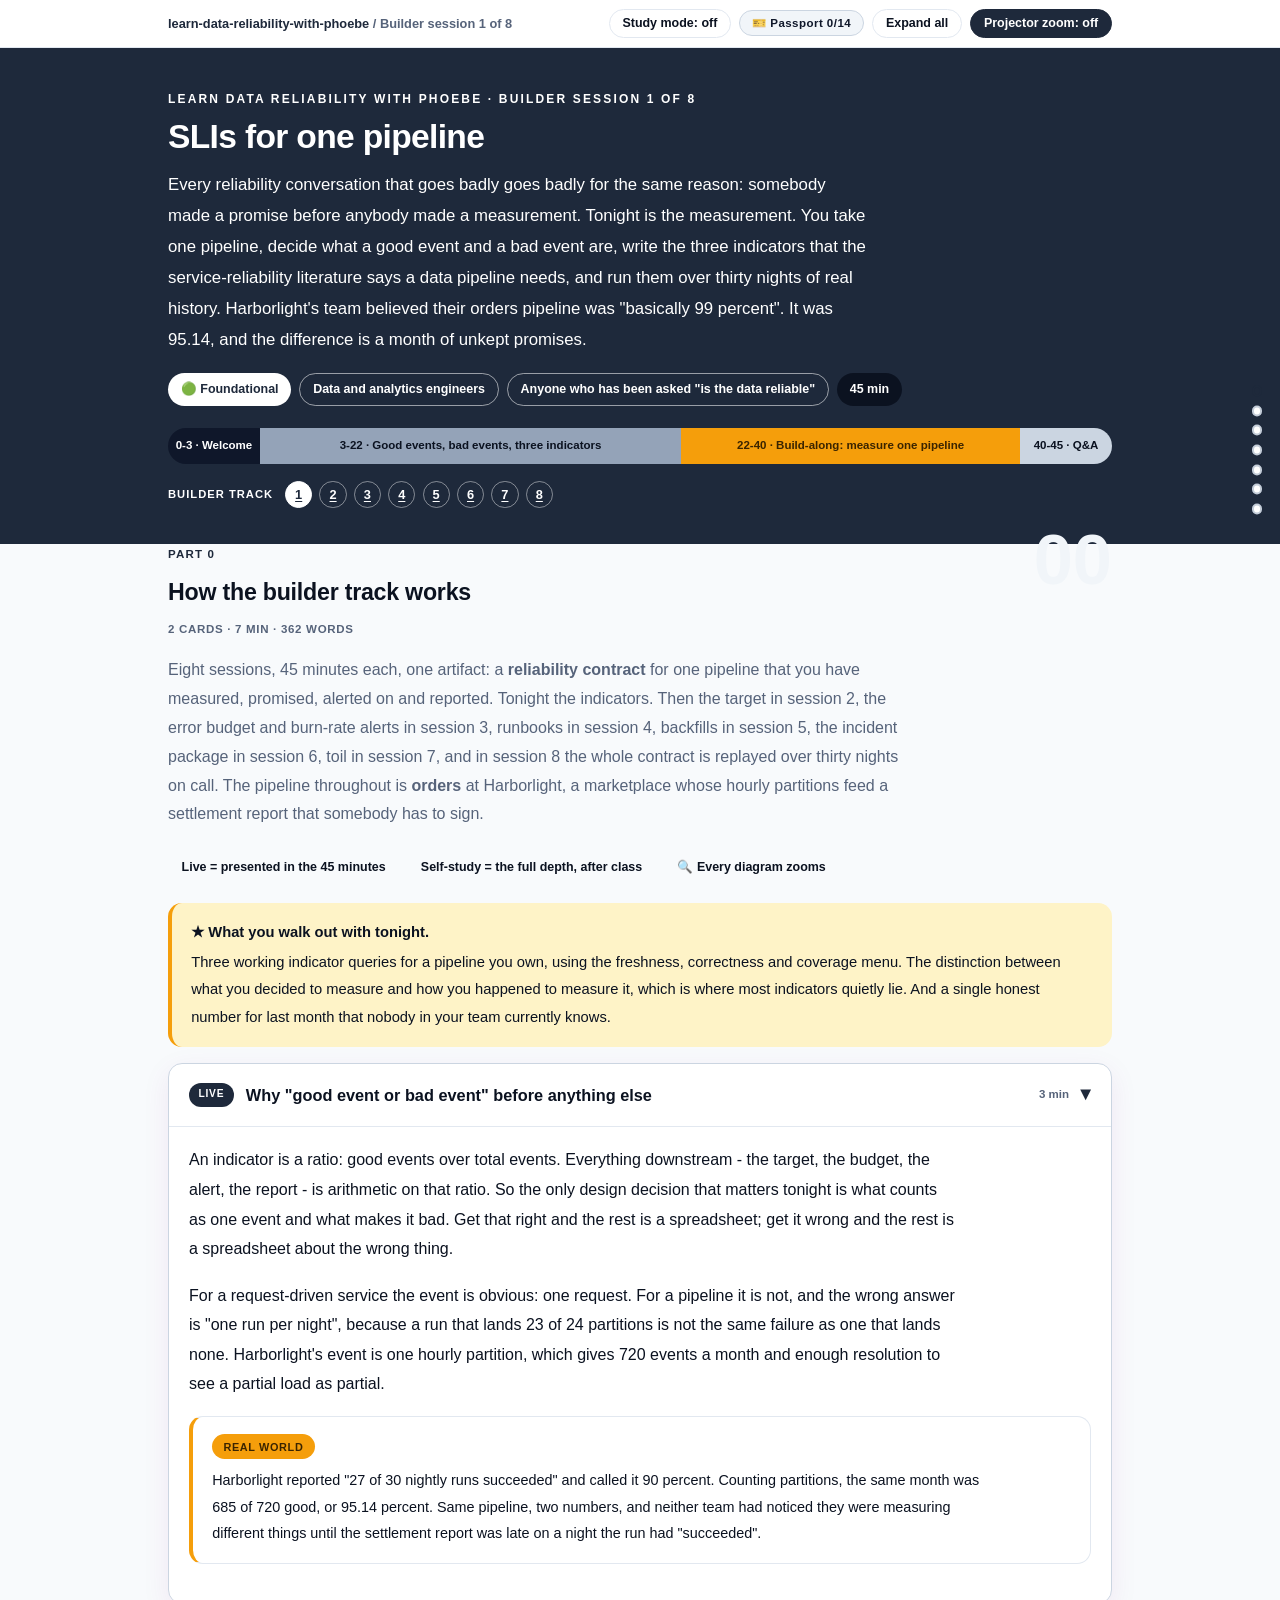
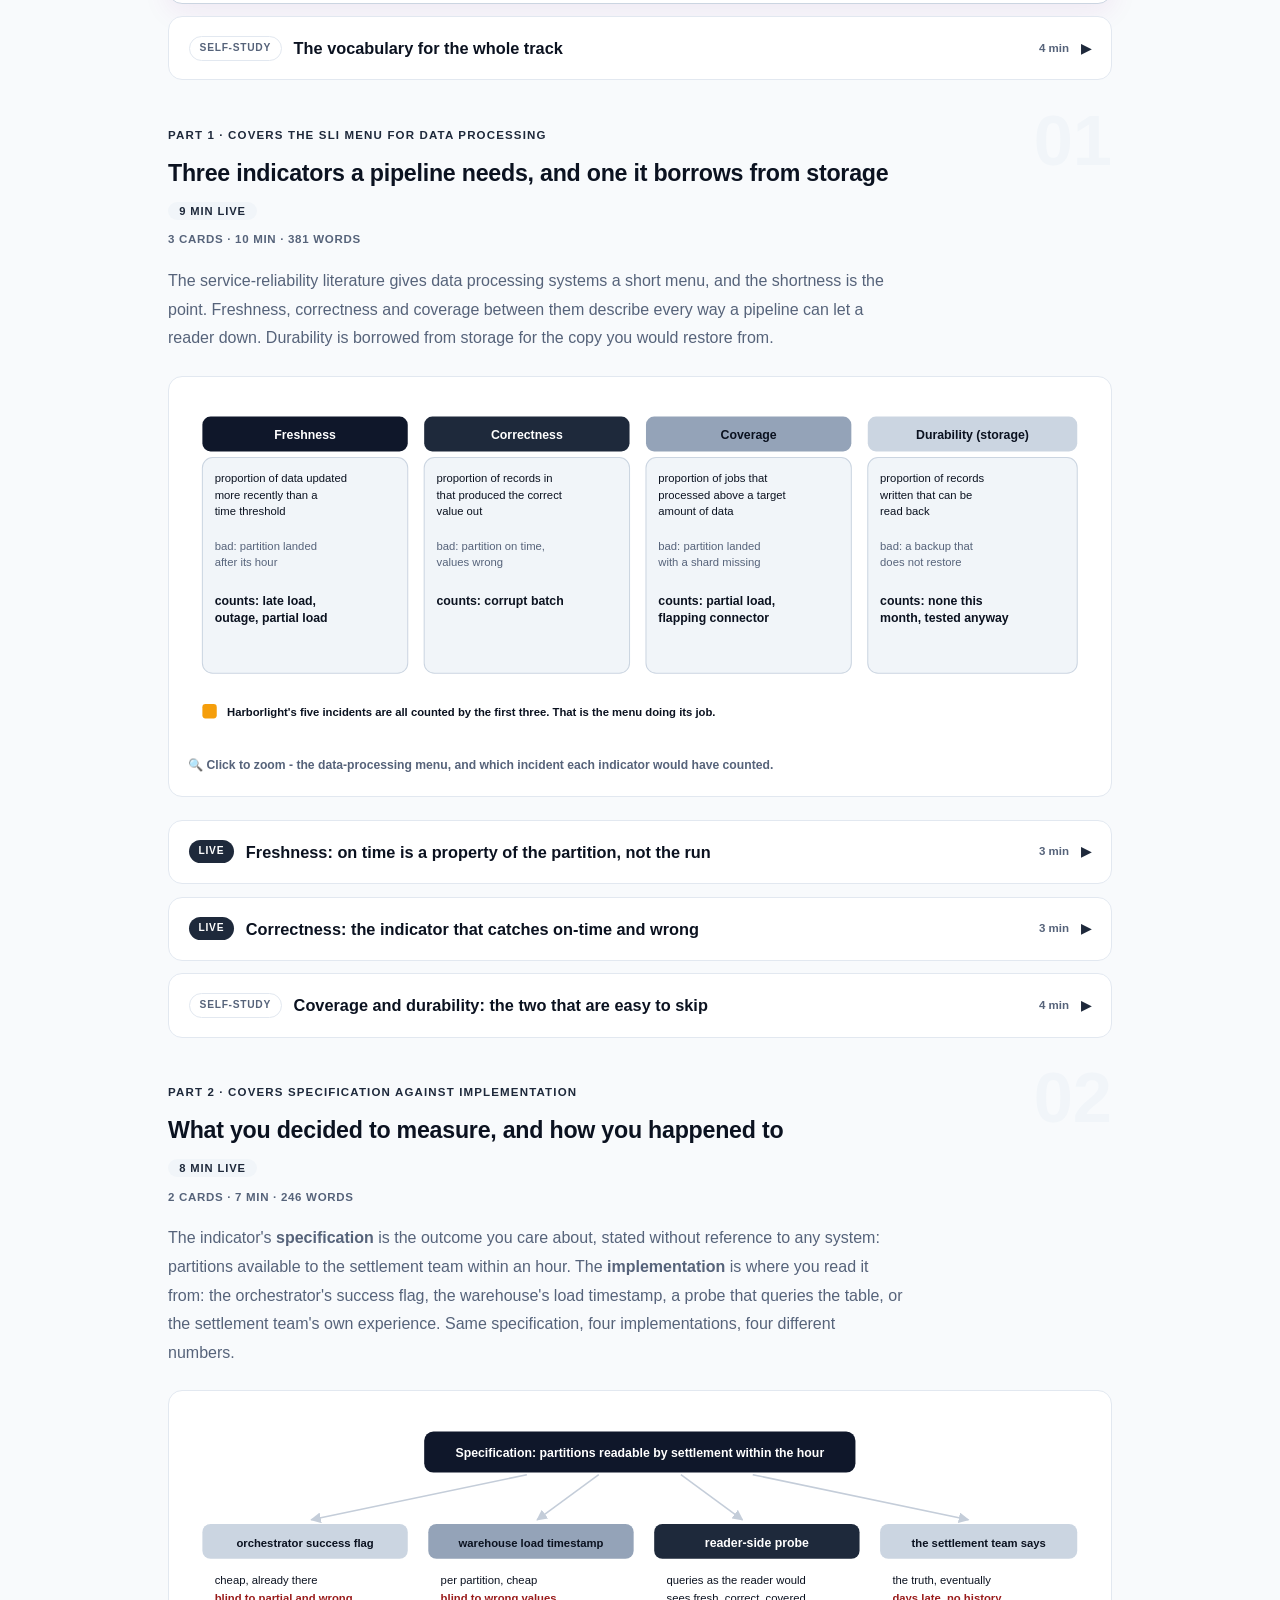
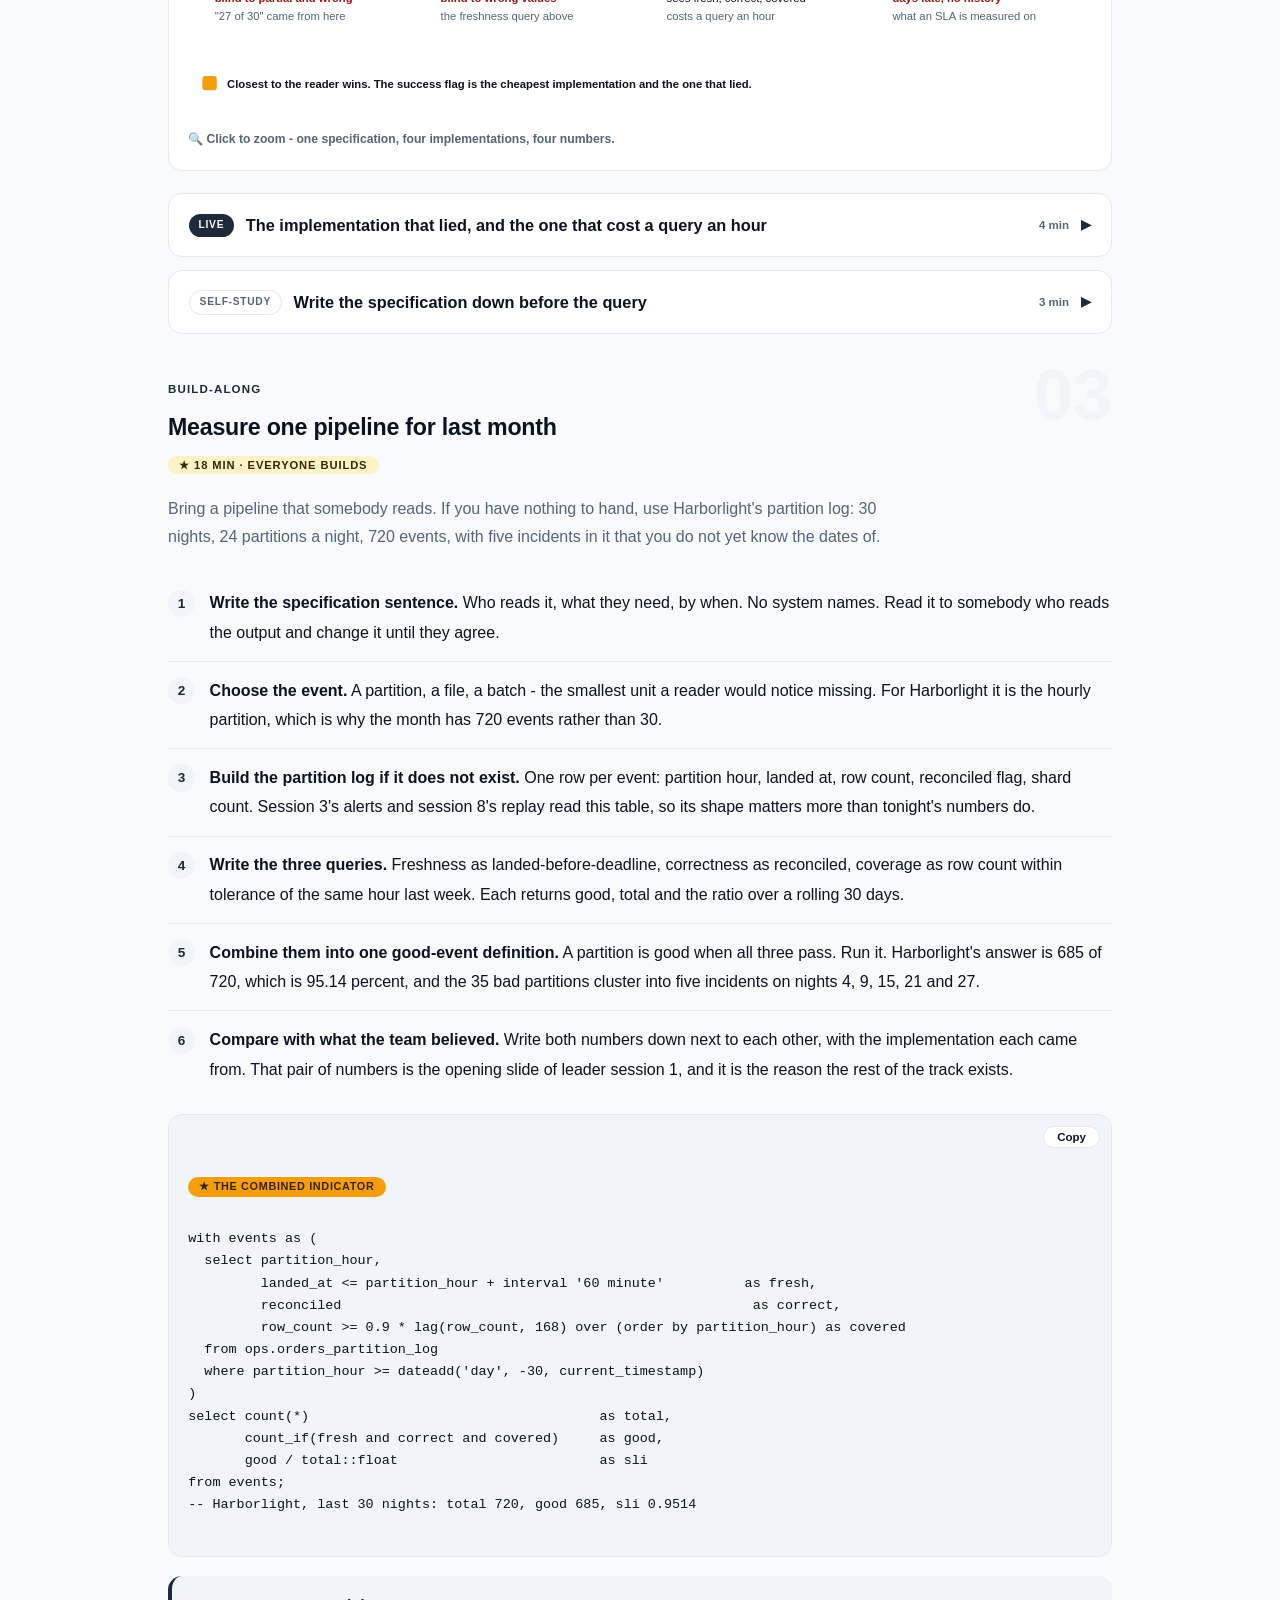
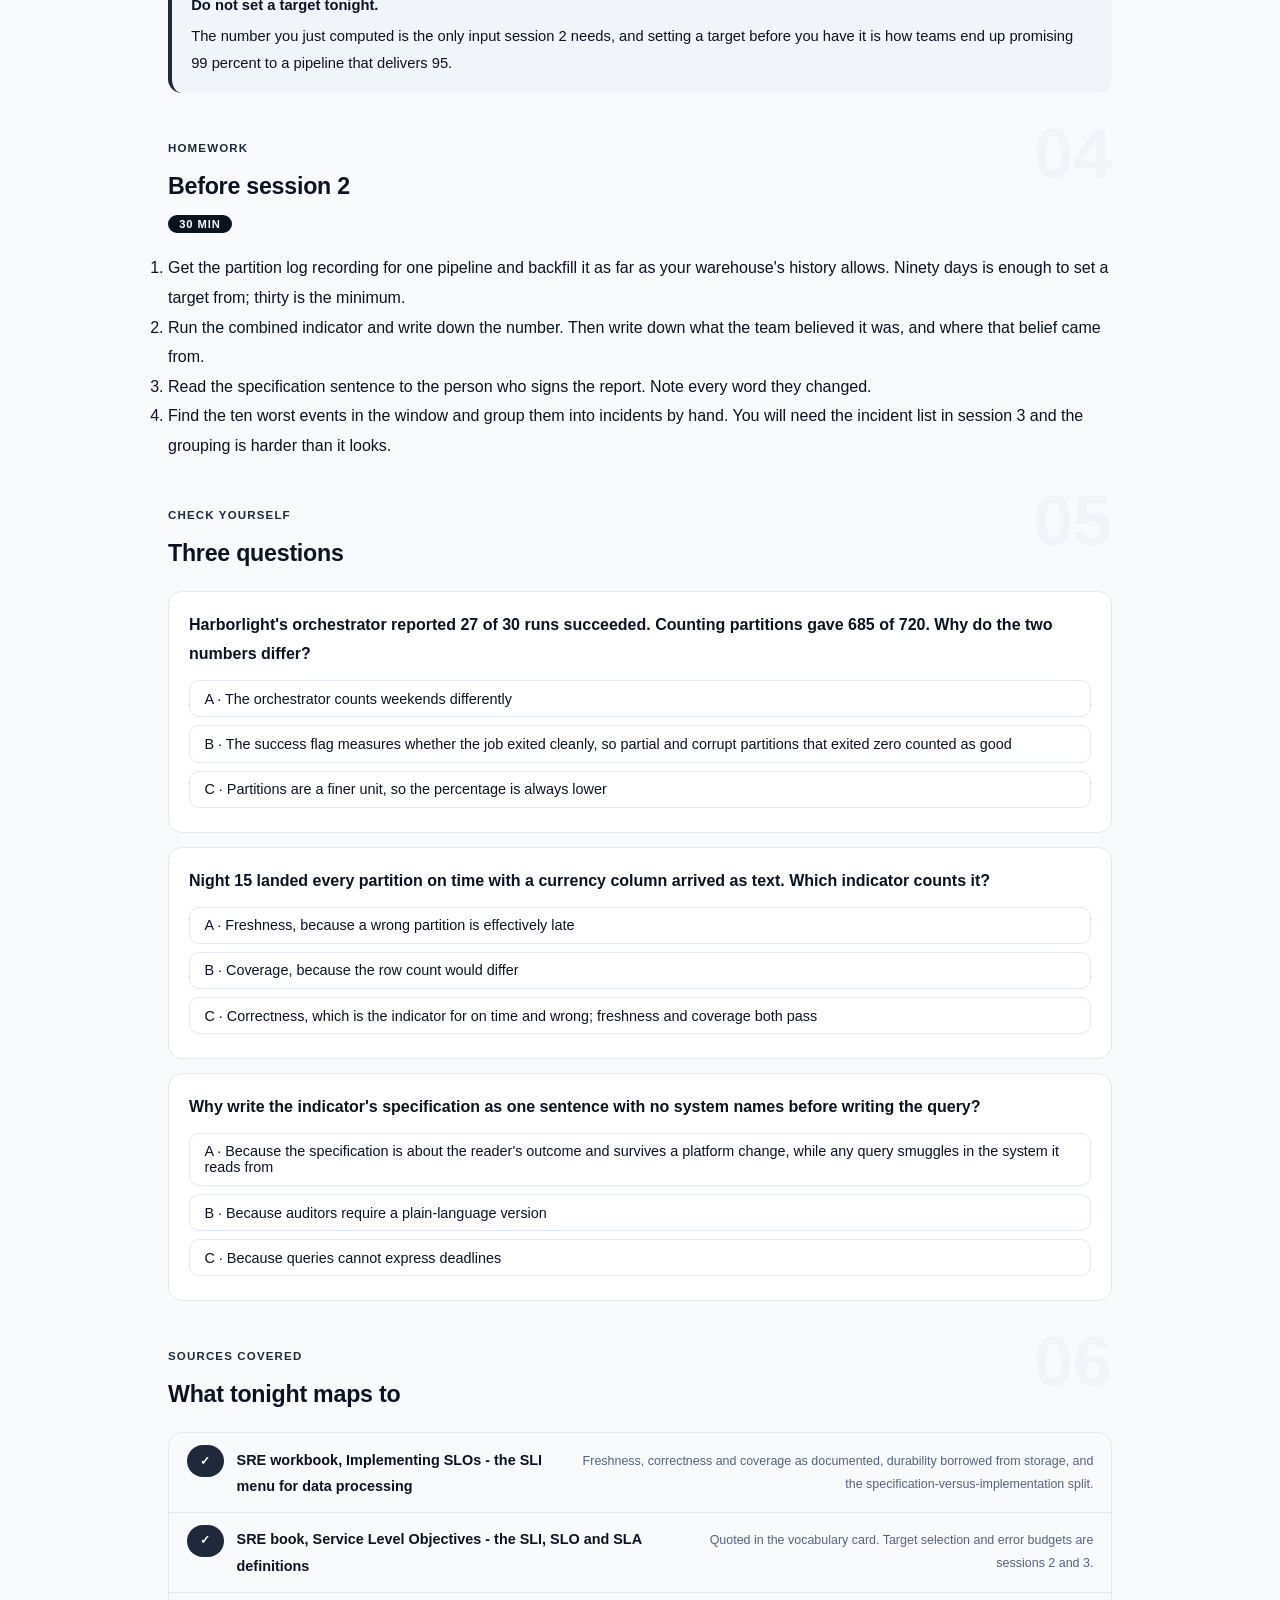
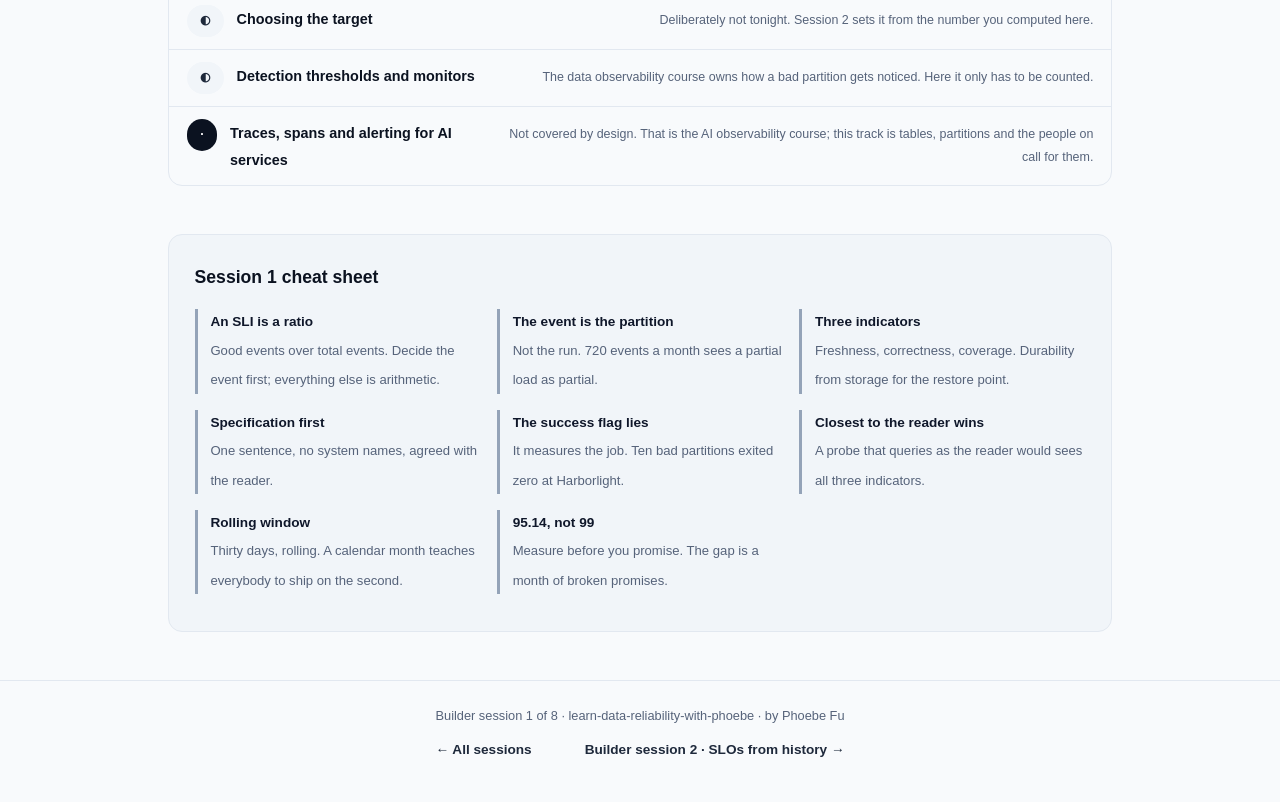
<file: courses/b1-slis-for-one-pipeline.html>
<!DOCTYPE html>
<html lang="en">
<head>
<meta charset="UTF-8">
<meta name="viewport" content="width=device-width, initial-scale=1.0">
<!-- social:start -->
<meta name="description" content="Builder session 1 of 8. Turning a pipeline into good and bad events: the SLI menu for data processing (freshness, correctness, coverage), the specification-versus-implementation split, and the measured truth about Harborlight's orders pipeline: 95.14 percent, not the 99 everybody assumed.">
<meta property="og:type" content="article">
<meta property="og:site_name" content="Learn with Phoebe">
<meta property="og:title" content="SLIs for one pipeline - learn data reliability with phoebe">
<meta property="og:description" content="Builder session 1 of 8. Before a promise, a measurement. 720 partitions, 35 bad, 95.14 percent.">
<meta property="og:url" content="https://phoebefu6.github.io/learn-data-reliability-with-phoebe/courses/b1-slis-for-one-pipeline.html">
<meta property="og:image" content="https://phoebefu6.github.io/learn-data-reliability-with-phoebe/assets/og-cover.png">
<meta property="og:image:width" content="1200">
<meta property="og:image:height" content="630">
<meta name="twitter:card" content="summary_large_image">
<meta name="twitter:title" content="SLIs for one pipeline - learn data reliability with phoebe">
<meta name="twitter:description" content="Good event, bad event, and the number the pipeline actually delivered last month.">
<meta name="twitter:image" content="https://phoebefu6.github.io/learn-data-reliability-with-phoebe/assets/og-cover.png">
<!-- social:end -->
<title>Builder session 1 · SLIs for one pipeline - learn data reliability with phoebe</title>
<link rel="stylesheet" href="../assets/style.css?v=24">
</head>
<body>

<div class="toolbar">
  <div class="wrap">
    <span class="crumb"><a href="../index.html">learn-data-reliability-with-phoebe</a> / Builder session 1 of 8</span>
    <button class="btn" id="toggle-all" type="button">Expand all</button>
    <button class="btn primary" id="zoom-toggle" type="button">Projector zoom: off</button>
  </div>
</div>

<header class="masthead">
  <div class="wrap">
    <div class="eyebrow">Learn Data Reliability with Phoebe · Builder session 1 of 8</div>
    <h1>SLIs for <span class="accent">one pipeline</span></h1>
    <p class="sub">Every reliability conversation that goes badly goes badly for the same reason: somebody made a promise before anybody made a measurement. Tonight is the measurement. You take one pipeline, decide what a good event and a bad event are, write the three indicators that the service-reliability literature says a data pipeline needs, and run them over thirty nights of real history. Harborlight's team believed their orders pipeline was "basically 99 percent". It was 95.14, and the difference is a month of unkept promises.</p>
    <div class="chip-row">
      <span class="chip level">🟢 Foundational</span>
      <span class="chip audience">Data and analytics engineers</span>
      <span class="chip audience">Anyone who has been asked "is the data reliable"</span>
      <span class="chip time">45 min</span>
    </div>
    <div class="agenda">
      <span class="a1" style="flex:1">0-3 · Welcome</span>
      <span class="a2" style="flex:5">3-22 · Good events, bad events, three indicators</span>
      <span class="a3" style="flex:4">22-40 · Build-along: measure one pipeline</span>
      <span class="a4" style="flex:1">40-45 · Q&amp;A</span>
    </div>
  </div>
</header>

<main class="wrap">

  <!-- ============ INTRO ============ -->
  <section class="section" id="intro">
    <div class="section-kicker">
      <span class="klabel">Part 0</span>
      <h2>How the builder track works</h2>
    </div>
    <p class="lede">Eight sessions, 45 minutes each, one artifact: a <strong>reliability contract</strong> for one pipeline that you have measured, promised, alerted on and reported. Tonight the indicators. Then the target in session 2, the error budget and burn-rate alerts in session 3, runbooks in session 4, backfills in session 5, the incident package in session 6, toil in session 7, and in session 8 the whole contract is replayed over thirty nights on call. The pipeline throughout is <strong>orders</strong> at Harborlight, a marketplace whose hourly partitions feed a settlement report that somebody has to sign.</p>

    <div class="legend">
      <span class="pill">Live = presented in the 45 minutes</span>
      <span class="pill">Self-study = the full depth, after class</span>
      <span class="pill">🔍 Every diagram zooms</span>
    </div>

    <div class="callout win">
      <p><strong>★ What you walk out with tonight.</strong> Three working indicator queries for a pipeline you own, using the freshness, correctness and coverage menu. The distinction between what you decided to measure and how you happened to measure it, which is where most indicators quietly lie. And a single honest number for last month that nobody in your team currently knows.</p>
    </div>

    <details class="card" open>
      <summary><span class="mode live">Live</span>Why "good event or bad event" before anything else<span class="mini">3 min</span><span class="caret">▶</span></summary>
      <div class="body">
        <p>An indicator is a ratio: good events over total events. Everything downstream - the target, the budget, the alert, the report - is arithmetic on that ratio. So the only design decision that matters tonight is what counts as one event and what makes it bad. Get that right and the rest is a spreadsheet; get it wrong and the rest is a spreadsheet about the wrong thing.</p>
        <p>For a request-driven service the event is obvious: one request. For a pipeline it is not, and the wrong answer is "one run per night", because a run that lands 23 of 24 partitions is not the same failure as one that lands none. Harborlight's event is one hourly partition, which gives 720 events a month and enough resolution to see a partial load as partial.</p>
        <div class="callout example">
          <span class="ex-pill">Real world</span>
          <p>Harborlight reported "27 of 30 nightly runs succeeded" and called it 90 percent. Counting partitions, the same month was 685 of 720 good, or 95.14 percent. Same pipeline, two numbers, and neither team had noticed they were measuring different things until the settlement report was late on a night the run had "succeeded".</p>
        </div>
      </div>
    </details>

    <details class="card">
      <summary><span class="mode self">Self-study</span>The vocabulary for the whole track<span class="mini">4 min</span><span class="caret">▶</span></summary>
      <div class="body">
        <ul>
          <li><strong>SLI</strong> - service level indicator, a carefully defined quantitative measure of some aspect of the service. Tonight.</li>
          <li><strong>SLO</strong> - service level objective, a target value or range for an SLI. Session 2.</li>
          <li><strong>SLA</strong> - service level agreement, a contract with consequences for missing the SLO. If there is no explicit consequence, it is an SLO with a grander name.</li>
          <li><strong>Error budget</strong> - one hundred percent minus the SLO, expressed as the number of bad events you are allowed in the window. Session 3.</li>
          <li><strong>Burn rate</strong> - how fast the budget is being spent relative to the rate that would exactly exhaust it at the end of the window. Session 3 pages on it.</li>
          <li><strong>Specification versus implementation</strong> - what you decided to measure, against how you happened to measure it. The gap between them is where indicators lie. Part 2.</li>
          <li><strong>Window</strong> - the period over which the ratio is computed. Thirty nights here, rolling, because a calendar month resets the budget at midnight on the first and teaches everybody to ship on the second.</li>
        </ul>
      </div>
    </details>
  </section>

  <!-- ============ PART 1 ============ -->
  <section class="section" id="part-1">
    <div class="section-kicker">
      <span class="klabel">Part 1 · covers the SLI menu for data processing</span>
      <h2>Three indicators a pipeline needs, and one it borrows from storage</h2>
      <span class="tag concept">9 min live</span>
    </div>
    <p class="lede">The service-reliability literature gives data processing systems a short menu, and the shortness is the point. Freshness, correctness and coverage between them describe every way a pipeline can let a reader down. Durability is borrowed from storage for the copy you would restore from.</p>

    <figure class="zoomable">
      <svg viewBox="0 0 880 340" xmlns="http://www.w3.org/2000/svg" role="img" aria-label="Four lanes: freshness, correctness, coverage and durability. Each lane gives the indicator's definition as a proportion, what makes an event bad, and which of Harborlight's five incidents it would have counted.">
        <style>
          .b1aT { font: 800 12px Inter, sans-serif; fill: #fff; }
          .b1aH { font: 800 12px Inter, sans-serif; fill: #0B1220; }
          .b1aB { font: 400 11px Inter, sans-serif; fill: #0B1220; }
          .b1aM { font: 400 11px Inter, sans-serif; fill: #56637A; }
          .b1aN { font: 700 11px Inter, sans-serif; fill: #0B1220; }
        </style>

        <rect x="14" y="20" width="200" height="34" rx="8" fill="#0F172A"></rect>
        <text class="b1aT" x="114" y="42" text-anchor="middle">Freshness</text>
        <rect x="14" y="60" width="200" height="210" rx="10" fill="#F1F5F9" stroke="#CBD5E1"></rect>
        <text class="b1aB" x="26" y="84">proportion of data updated</text>
        <text class="b1aB" x="26" y="100">more recently than a</text>
        <text class="b1aB" x="26" y="116">time threshold</text>
        <text class="b1aM" x="26" y="150">bad: partition landed</text>
        <text class="b1aM" x="26" y="166">after its hour</text>
        <text class="b1aH" x="26" y="204">counts: late load,</text>
        <text class="b1aH" x="26" y="220">outage, partial load</text>

        <rect x="230" y="20" width="200" height="34" rx="8" fill="#1E293B"></rect>
        <text class="b1aT" x="330" y="42" text-anchor="middle">Correctness</text>
        <rect x="230" y="60" width="200" height="210" rx="10" fill="#F1F5F9" stroke="#CBD5E1"></rect>
        <text class="b1aB" x="242" y="84">proportion of records in</text>
        <text class="b1aB" x="242" y="100">that produced the correct</text>
        <text class="b1aB" x="242" y="116">value out</text>
        <text class="b1aM" x="242" y="150">bad: partition on time,</text>
        <text class="b1aM" x="242" y="166">values wrong</text>
        <text class="b1aH" x="242" y="204">counts: corrupt batch</text>

        <rect x="446" y="20" width="200" height="34" rx="8" fill="#94A3B8"></rect>
        <text class="b1aH" x="546" y="42" text-anchor="middle">Coverage</text>
        <rect x="446" y="60" width="200" height="210" rx="10" fill="#F1F5F9" stroke="#CBD5E1"></rect>
        <text class="b1aB" x="458" y="84">proportion of jobs that</text>
        <text class="b1aB" x="458" y="100">processed above a target</text>
        <text class="b1aB" x="458" y="116">amount of data</text>
        <text class="b1aM" x="458" y="150">bad: partition landed</text>
        <text class="b1aM" x="458" y="166">with a shard missing</text>
        <text class="b1aH" x="458" y="204">counts: partial load,</text>
        <text class="b1aH" x="458" y="220">flapping connector</text>

        <rect x="662" y="20" width="204" height="34" rx="8" fill="#CBD5E1"></rect>
        <text class="b1aH" x="764" y="42" text-anchor="middle">Durability (storage)</text>
        <rect x="662" y="60" width="204" height="210" rx="10" fill="#F1F5F9" stroke="#CBD5E1"></rect>
        <text class="b1aB" x="674" y="84">proportion of records</text>
        <text class="b1aB" x="674" y="100">written that can be</text>
        <text class="b1aB" x="674" y="116">read back</text>
        <text class="b1aM" x="674" y="150">bad: a backup that</text>
        <text class="b1aM" x="674" y="166">does not restore</text>
        <text class="b1aH" x="674" y="204">counts: none this</text>
        <text class="b1aH" x="674" y="220">month, tested anyway</text>

        <rect x="14" y="300" width="14" height="14" rx="3" fill="#F59E0B"></rect>
        <text class="b1aN" x="38" y="312">Harborlight's five incidents are all counted by the first three. That is the menu doing its job.</text>
      </svg>
      <figcaption>🔍 Click to zoom - the data-processing menu, and which incident each indicator would have counted.</figcaption>
    </figure>

    <details class="card">
      <summary><span class="mode live">Live</span>Freshness: on time is a property of the partition, not the run<span class="mini">3 min</span><span class="caret">▶</span></summary>
      <div class="body">
        <p>The indicator is the proportion of partitions that landed before their deadline. Harborlight's deadline is the end of the hour the partition belongs to plus a grace period agreed with the settlement team, and the whole indicator is one comparison per partition.</p>
        <div class="prompt-box good">
          <span class="label">★ Try it now</span>
select
  count(*)                                                     as partitions,
  count_if(landed_at &lt;= partition_hour + interval '60 minute') as fresh,
  fresh / partitions::float                                    as freshness_sli
from ops.orders_partition_log
where partition_hour &gt;= dateadd('day', -30, current_timestamp);
        </div>
        <p>Two things to notice. The window is a rolling thirty days, not a calendar month. And the grace period is part of the indicator's <em>specification</em>: change it and you have changed what you are measuring, which is fine as long as everybody knows you did.</p>
      </div>
    </details>

    <details class="card">
      <summary><span class="mode live">Live</span>Correctness: the indicator that catches on-time and wrong<span class="mini">3 min</span><span class="caret">▶</span></summary>
      <div class="body">
        <p>Harborlight's night 15 landed every partition on time with a currency column that had arrived as text. Freshness said perfect. The settlement report was wrong for six hours. Correctness is the indicator for that class of failure, and it needs a definition of "correct" that a query can check: a type, a range, a reconciliation against a control total, or a comparison with a trusted source.</p>
        <div class="callout example">
          <span class="ex-pill">Real world</span>
          <p>The control total that caught night 15 was already being computed by finance in a spreadsheet every morning. Turning it into a correctness indicator was one query and a column. The pipeline did not get more reliable that week; it got measured, which is what let the next six sessions happen.</p>
        </div>
      </div>
    </details>

    <details class="card">
      <summary><span class="mode self">Self-study</span>Coverage and durability: the two that are easy to skip<span class="mini">4 min</span><span class="caret">▶</span></summary>
      <div class="body">
        <ul>
          <li><strong>Coverage</strong> asks whether a partition processed roughly as much data as it should have. Night 27 landed four partitions on time and correct, each with one of three shards missing. Freshness and correctness both passed. Coverage is the indicator for a partial load, and it is usually the row count against the same hour last week.</li>
          <li><strong>Durability</strong> comes from the storage menu: the proportion of what was written that can be read back. For a pipeline it means the restore point. Nobody counts a bad durability event until the night they need one, so the indicator is a restore test on a schedule rather than a query over history.</li>
          <li><strong>Why not throughput?</strong> It is on the menu and it matters for capacity, but it does not describe a way the reader was let down. Fewer indicators with business meaning beat more indicators with dashboards.</li>
        </ul>
      </div>
    </details>
  </section>

  <!-- ============ PART 2 ============ -->
  <section class="section" id="part-2">
    <div class="section-kicker">
      <span class="klabel">Part 2 · covers specification against implementation</span>
      <h2>What you decided to measure, and how you happened to</h2>
      <span class="tag concept">8 min live</span>
    </div>
    <p class="lede">The indicator's <strong>specification</strong> is the outcome you care about, stated without reference to any system: partitions available to the settlement team within an hour. The <strong>implementation</strong> is where you read it from: the orchestrator's success flag, the warehouse's load timestamp, a probe that queries the table, or the settlement team's own experience. Same specification, four implementations, four different numbers.</p>

    <figure class="zoomable">
      <svg viewBox="0 0 880 300" xmlns="http://www.w3.org/2000/svg" role="img" aria-label="One specification at the top, partitions available to the reader within an hour, fanning out to four implementations: orchestrator success flag, warehouse load timestamp, a reader-side probe, and the settlement team's report. Each is scored on quality, coverage and cost, and the probe is marked as closest to the user.">
        <style>
          .b1bT { font: 800 12px Inter, sans-serif; fill: #fff; }
          .b1bH { font: 800 11px Inter, sans-serif; fill: #0B1220; }
          .b1bB { font: 400 11px Inter, sans-serif; fill: #0B1220; }
          .b1bM { font: 400 11px Inter, sans-serif; fill: #56637A; }
          .b1bN { font: 700 11px Inter, sans-serif; fill: #0B1220; }
          .b1bR { font: 700 11px Inter, sans-serif; fill: #991B1B; }
        </style>
        <defs>
          <marker id="b1bAr" viewBox="0 0 10 10" refX="9" refY="5" markerWidth="7" markerHeight="7" orient="auto"><path d="M0,0 L10,5 L0,10 z" fill="#C4CDD9"></path></marker>
        </defs>

        <rect x="230" y="20" width="420" height="40" rx="9" fill="#0F172A"></rect>
        <text class="b1bT" x="440" y="45" text-anchor="middle">Specification: partitions readable by settlement within the hour</text>

        <line x1="330" y1="62" x2="120" y2="106" stroke="#C4CDD9" stroke-width="1.5" marker-end="url(#b1bAr)"></line>
        <line x1="400" y1="62" x2="340" y2="106" stroke="#C4CDD9" stroke-width="1.5" marker-end="url(#b1bAr)"></line>
        <line x1="480" y1="62" x2="540" y2="106" stroke="#C4CDD9" stroke-width="1.5" marker-end="url(#b1bAr)"></line>
        <line x1="550" y1="62" x2="760" y2="106" stroke="#C4CDD9" stroke-width="1.5" marker-end="url(#b1bAr)"></line>

        <rect x="14" y="110" width="200" height="34" rx="8" fill="#CBD5E1"></rect>
        <text class="b1bH" x="114" y="132" text-anchor="middle">orchestrator success flag</text>
        <text class="b1bB" x="26" y="168">cheap, already there</text>
        <text class="b1bR" x="26" y="186">blind to partial and wrong</text>
        <text class="b1bM" x="26" y="204">"27 of 30" came from here</text>

        <rect x="234" y="110" width="200" height="34" rx="8" fill="#94A3B8"></rect>
        <text class="b1bH" x="334" y="132" text-anchor="middle">warehouse load timestamp</text>
        <text class="b1bB" x="246" y="168">per partition, cheap</text>
        <text class="b1bR" x="246" y="186">blind to wrong values</text>
        <text class="b1bM" x="246" y="204">the freshness query above</text>

        <rect x="454" y="110" width="200" height="34" rx="8" fill="#1E293B"></rect>
        <text class="b1bT" x="554" y="132" text-anchor="middle">reader-side probe</text>
        <text class="b1bB" x="466" y="168">queries as the reader would</text>
        <text class="b1bB" x="466" y="186">sees fresh, correct, covered</text>
        <text class="b1bM" x="466" y="204">costs a query an hour</text>

        <rect x="674" y="110" width="192" height="34" rx="8" fill="#CBD5E1"></rect>
        <text class="b1bH" x="770" y="132" text-anchor="middle">the settlement team says</text>
        <text class="b1bB" x="686" y="168">the truth, eventually</text>
        <text class="b1bR" x="686" y="186">days late, no history</text>
        <text class="b1bM" x="686" y="204">what an SLA is measured on</text>

        <rect x="14" y="258" width="14" height="14" rx="3" fill="#F59E0B"></rect>
        <text class="b1bN" x="38" y="270">Closest to the reader wins. The success flag is the cheapest implementation and the one that lied.</text>
      </svg>
      <figcaption>🔍 Click to zoom - one specification, four implementations, four numbers.</figcaption>
    </figure>

    <details class="card">
      <summary><span class="mode live">Live</span>The implementation that lied, and the one that cost a query an hour<span class="mini">4 min</span><span class="caret">▶</span></summary>
      <div class="body">
        <p>The orchestrator's success flag is where nearly every team starts, because it already exists. It measures whether the job exited zero, which is a fact about the job. The specification is a fact about the reader. Night 27's partial load exited zero four times; night 15's corrupt batch exited zero six times. Ten bad partitions the flag counted as good, which is the entire gap between "basically 99" and 95.14.</p>
        <p>The reader-side probe is the honest implementation: a scheduled query that asks the table what the settlement team would ask it, an hour after each partition is due. It costs something, it needs maintaining, and it is the only implementation that sees all three indicators from where the damage happens.</p>
      </div>
    </details>

    <details class="card">
      <summary><span class="mode self">Self-study</span>Write the specification down before the query<span class="mini">3 min</span><span class="caret">▶</span></summary>
      <div class="body">
        <p>One sentence, no system names: <em>"Each hourly orders partition is readable by the settlement report, with reconciled totals and all three shards, within 60 minutes of the hour."</em> Everything a query needs is in that sentence and nothing that a query would smuggle in is.</p>
        <ul>
          <li><strong>It survives a platform change.</strong> Swap orchestrators and the sentence is still true or false. The success-flag implementation would have to be rewritten and would silently measure something different.</li>
          <li><strong>It is what the leader track reports against.</strong> Nobody signs off on a load timestamp. They sign off on the settlement report being right.</li>
          <li><strong>It exposes the grace period as a decision.</strong> Sixty minutes was negotiated with the people who read the report. Change it in the sentence, not in the query.</li>
        </ul>
      </div>
    </details>
  </section>

  <!-- ============ DEMO ============ -->
  <section class="section" id="demo-1">
    <div class="section-kicker">
      <span class="klabel">Build-along</span>
      <h2>Measure one pipeline for last month</h2>
      <span class="tag demo">★ 18 min · everyone builds</span>
    </div>
    <p class="lede">Bring a pipeline that somebody reads. If you have nothing to hand, use Harborlight's partition log: 30 nights, 24 partitions a night, 720 events, with five incidents in it that you do not yet know the dates of.</p>

    <div class="steps">
      <div class="step">
        <p><strong>Write the specification sentence.</strong> Who reads it, what they need, by when. No system names. Read it to somebody who reads the output and change it until they agree.</p>
      </div>
      <div class="step">
        <p><strong>Choose the event.</strong> A partition, a file, a batch - the smallest unit a reader would notice missing. For Harborlight it is the hourly partition, which is why the month has 720 events rather than 30.</p>
      </div>
      <div class="step">
        <p><strong>Build the partition log if it does not exist.</strong> One row per event: partition hour, landed at, row count, reconciled flag, shard count. Session 3's alerts and session 8's replay read this table, so its shape matters more than tonight's numbers do.</p>
      </div>
      <div class="step">
        <p><strong>Write the three queries.</strong> Freshness as landed-before-deadline, correctness as reconciled, coverage as row count within tolerance of the same hour last week. Each returns good, total and the ratio over a rolling 30 days.</p>
      </div>
      <div class="step">
        <p><strong>Combine them into one good-event definition.</strong> A partition is good when all three pass. Run it. Harborlight's answer is 685 of 720, which is 95.14 percent, and the 35 bad partitions cluster into five incidents on nights 4, 9, 15, 21 and 27.</p>
      </div>
      <div class="step">
        <p><strong>Compare with what the team believed.</strong> Write both numbers down next to each other, with the implementation each came from. That pair of numbers is the opening slide of leader session 1, and it is the reason the rest of the track exists.</p>
      </div>
    </div>

    <div class="prompt-box good">
      <span class="label">★ The combined indicator</span>
with events as (
  select partition_hour,
         landed_at &lt;= partition_hour + interval '60 minute'          as fresh,
         reconciled                                                   as correct,
         row_count &gt;= 0.9 * lag(row_count, 168) over (order by partition_hour) as covered
  from ops.orders_partition_log
  where partition_hour &gt;= dateadd('day', -30, current_timestamp)
)
select count(*)                                    as total,
       count_if(fresh and correct and covered)     as good,
       good / total::float                         as sli
from events;
-- Harborlight, last 30 nights: total 720, good 685, sli 0.9514
    </div>

    <div class="callout tip">
      <p><strong>Do not set a target tonight.</strong> The number you just computed is the only input session 2 needs, and setting a target before you have it is how teams end up promising 99 percent to a pipeline that delivers 95.</p>
    </div>
  </section>

  <!-- ============ HOMEWORK ============ -->
  <section class="section" id="exercise">
    <div class="section-kicker">
      <span class="klabel">Homework</span>
      <h2>Before session 2</h2>
      <span class="tag exercise">30 min</span>
    </div>
    <ol>
      <li>Get the partition log recording for one pipeline and backfill it as far as your warehouse's history allows. Ninety days is enough to set a target from; thirty is the minimum.</li>
      <li>Run the combined indicator and write down the number. Then write down what the team believed it was, and where that belief came from.</li>
      <li>Read the specification sentence to the person who signs the report. Note every word they changed.</li>
      <li>Find the ten worst events in the window and group them into incidents by hand. You will need the incident list in session 3 and the grouping is harder than it looks.</li>
    </ol>
  </section>

  <!-- ============ QUIZ ============ -->
  <section class="section" id="quiz">
    <div class="section-kicker">
      <span class="klabel">Check yourself</span>
      <h2>Three questions</h2>
    </div>

    <div class="quiz-q" data-answer="1">
      <p class="qtext">Harborlight's orchestrator reported 27 of 30 runs succeeded. Counting partitions gave 685 of 720. Why do the two numbers differ?</p>
      <button class="qopt" type="button">A · The orchestrator counts weekends differently</button>
      <button class="qopt" type="button">B · The success flag measures whether the job exited cleanly, so partial and corrupt partitions that exited zero counted as good</button>
      <button class="qopt" type="button">C · Partitions are a finer unit, so the percentage is always lower</button>
      <p class="qwhy">Night 27's partial load and night 15's corrupt batch both exited zero. Ten bad partitions the flag counted as good is the whole gap between "basically 99" and 95.14.</p>
    </div>

    <div class="quiz-q" data-answer="2">
      <p class="qtext">Night 15 landed every partition on time with a currency column arrived as text. Which indicator counts it?</p>
      <button class="qopt" type="button">A · Freshness, because a wrong partition is effectively late</button>
      <button class="qopt" type="button">B · Coverage, because the row count would differ</button>
      <button class="qopt" type="button">C · Correctness, which is the indicator for on time and wrong; freshness and coverage both pass</button>
      <p class="qwhy">On-time-and-wrong is a distinct failure class. Without a correctness indicator the pipeline scores perfectly on a night the settlement report was wrong for six hours.</p>
    </div>

    <div class="quiz-q" data-answer="0">
      <p class="qtext">Why write the indicator's specification as one sentence with no system names before writing the query?</p>
      <button class="qopt" type="button">A · Because the specification is about the reader's outcome and survives a platform change, while any query smuggles in the system it reads from</button>
      <button class="qopt" type="button">B · Because auditors require a plain-language version</button>
      <button class="qopt" type="button">C · Because queries cannot express deadlines</button>
      <p class="qwhy">The same specification has four implementations with four different numbers. Writing it first is what lets you notice that the cheapest implementation measured the job rather than the reader.</p>
    </div>

    <p class="quiz-score"></p>
  </section>

  <!-- ============ COVERAGE ============ -->
  <section class="section" id="official">
    <div class="section-kicker">
      <span class="klabel">Sources covered</span>
      <h2>What tonight maps to</h2>
    </div>
    <div class="covered">
      <div class="covered-row">
        <span class="status pill solid">✓</span>
        <span class="name">SRE workbook, Implementing SLOs - the SLI menu for data processing</span>
        <span class="note">Freshness, correctness and coverage as documented, durability borrowed from storage, and the specification-versus-implementation split.</span>
      </div>
      <div class="covered-row">
        <span class="status pill solid">✓</span>
        <span class="name">SRE book, Service Level Objectives - the SLI, SLO and SLA definitions</span>
        <span class="note">Quoted in the vocabulary card. Target selection and error budgets are sessions 2 and 3.</span>
      </div>
      <div class="covered-row">
        <span class="status pill light">◐</span>
        <span class="name">Choosing the target</span>
        <span class="note">Deliberately not tonight. Session 2 sets it from the number you computed here.</span>
      </div>
      <div class="covered-row">
        <span class="status pill light">◐</span>
        <span class="name">Detection thresholds and monitors</span>
        <span class="note">The data observability course owns how a bad partition gets noticed. Here it only has to be counted.</span>
      </div>
      <div class="covered-row">
        <span class="status pill inkpill">·</span>
        <span class="name">Traces, spans and alerting for AI services</span>
        <span class="note">Not covered by design. That is the AI observability course; this track is tables, partitions and the people on call for them.</span>
      </div>
    </div>
  </section>

  <!-- ============ CHEAT SHEET ============ -->
  <section class="cheat" id="cheatsheet">
    <h3>Session 1 cheat sheet</h3>
    <div class="grid-2">
      <div class="cheat-item"><b>An SLI is a ratio</b><span>Good events over total events. Decide the event first; everything else is arithmetic.</span></div>
      <div class="cheat-item"><b>The event is the partition</b><span>Not the run. 720 events a month sees a partial load as partial.</span></div>
      <div class="cheat-item"><b>Three indicators</b><span>Freshness, correctness, coverage. Durability from storage for the restore point.</span></div>
      <div class="cheat-item"><b>Specification first</b><span>One sentence, no system names, agreed with the reader.</span></div>
      <div class="cheat-item"><b>The success flag lies</b><span>It measures the job. Ten bad partitions exited zero at Harborlight.</span></div>
      <div class="cheat-item"><b>Closest to the reader wins</b><span>A probe that queries as the reader would sees all three indicators.</span></div>
      <div class="cheat-item"><b>Rolling window</b><span>Thirty days, rolling. A calendar month teaches everybody to ship on the second.</span></div>
      <div class="cheat-item"><b>95.14, not 99</b><span>Measure before you promise. The gap is a month of broken promises.</span></div>
    </div>
  </section>

</main>

<footer class="pagefoot">
  <div class="wrap">
    <p>Builder session 1 of 8 · learn-data-reliability-with-phoebe · by Phoebe Fu</p>
    <nav class="pagenav">
      <a href="../index.html">← All sessions</a>
      <a href="b2-slos-from-history.html">Builder session 2 · SLOs from history →</a>
    </nav>
  </div>
</footer>

<script src="../assets/app.js?v=22"></script>
</body>
</html>
</file>
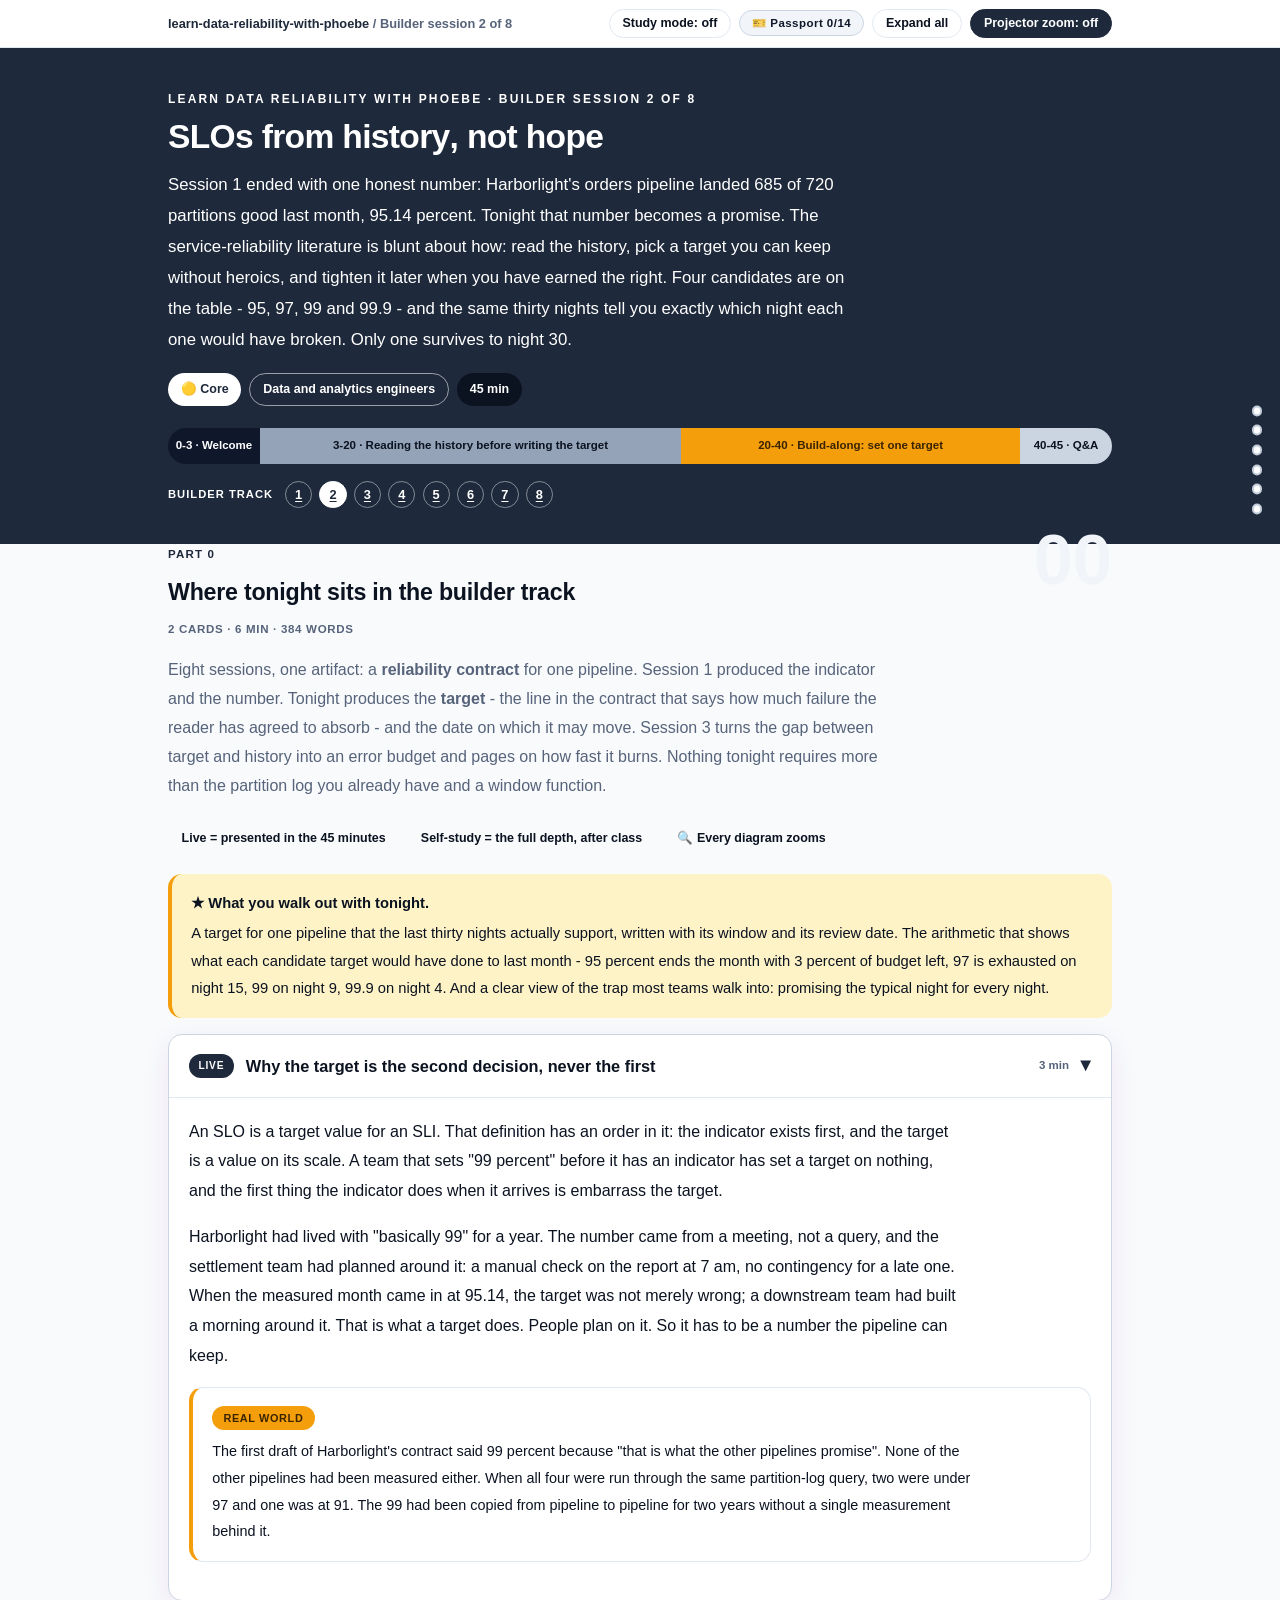
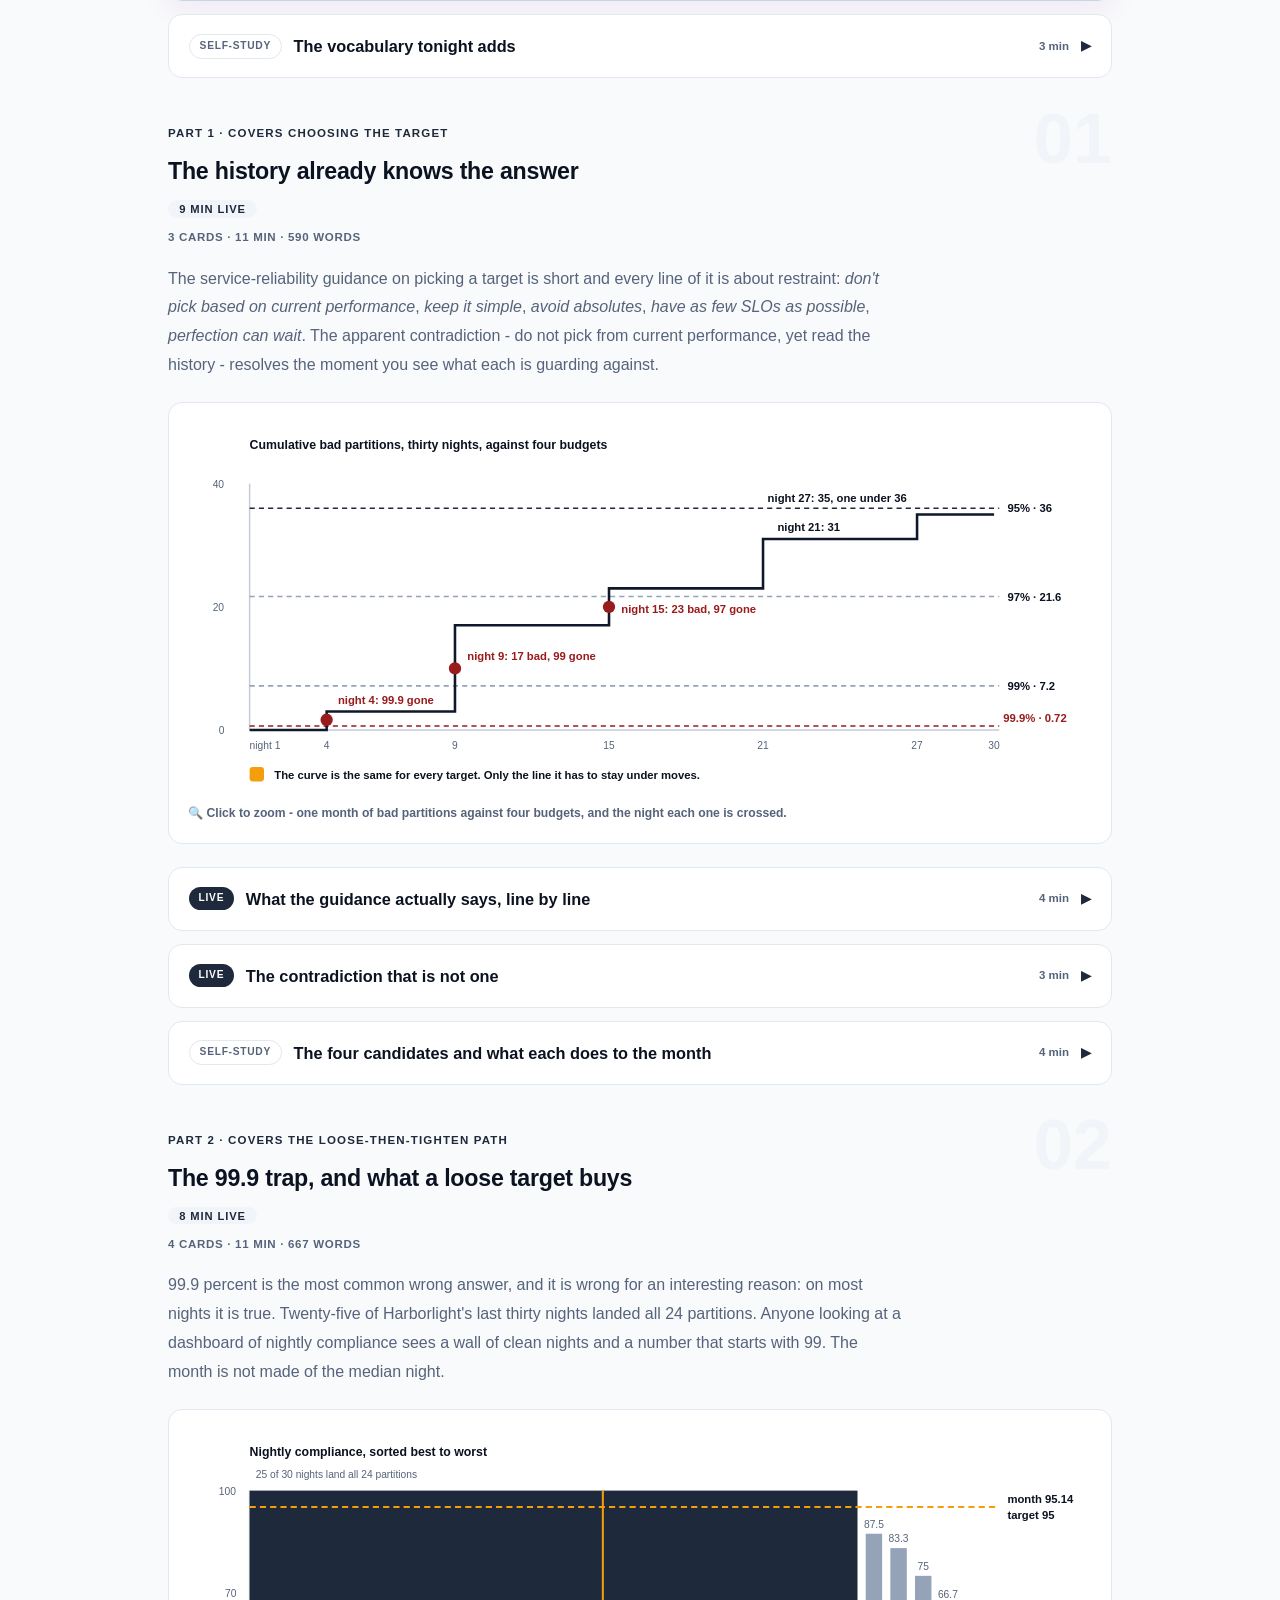
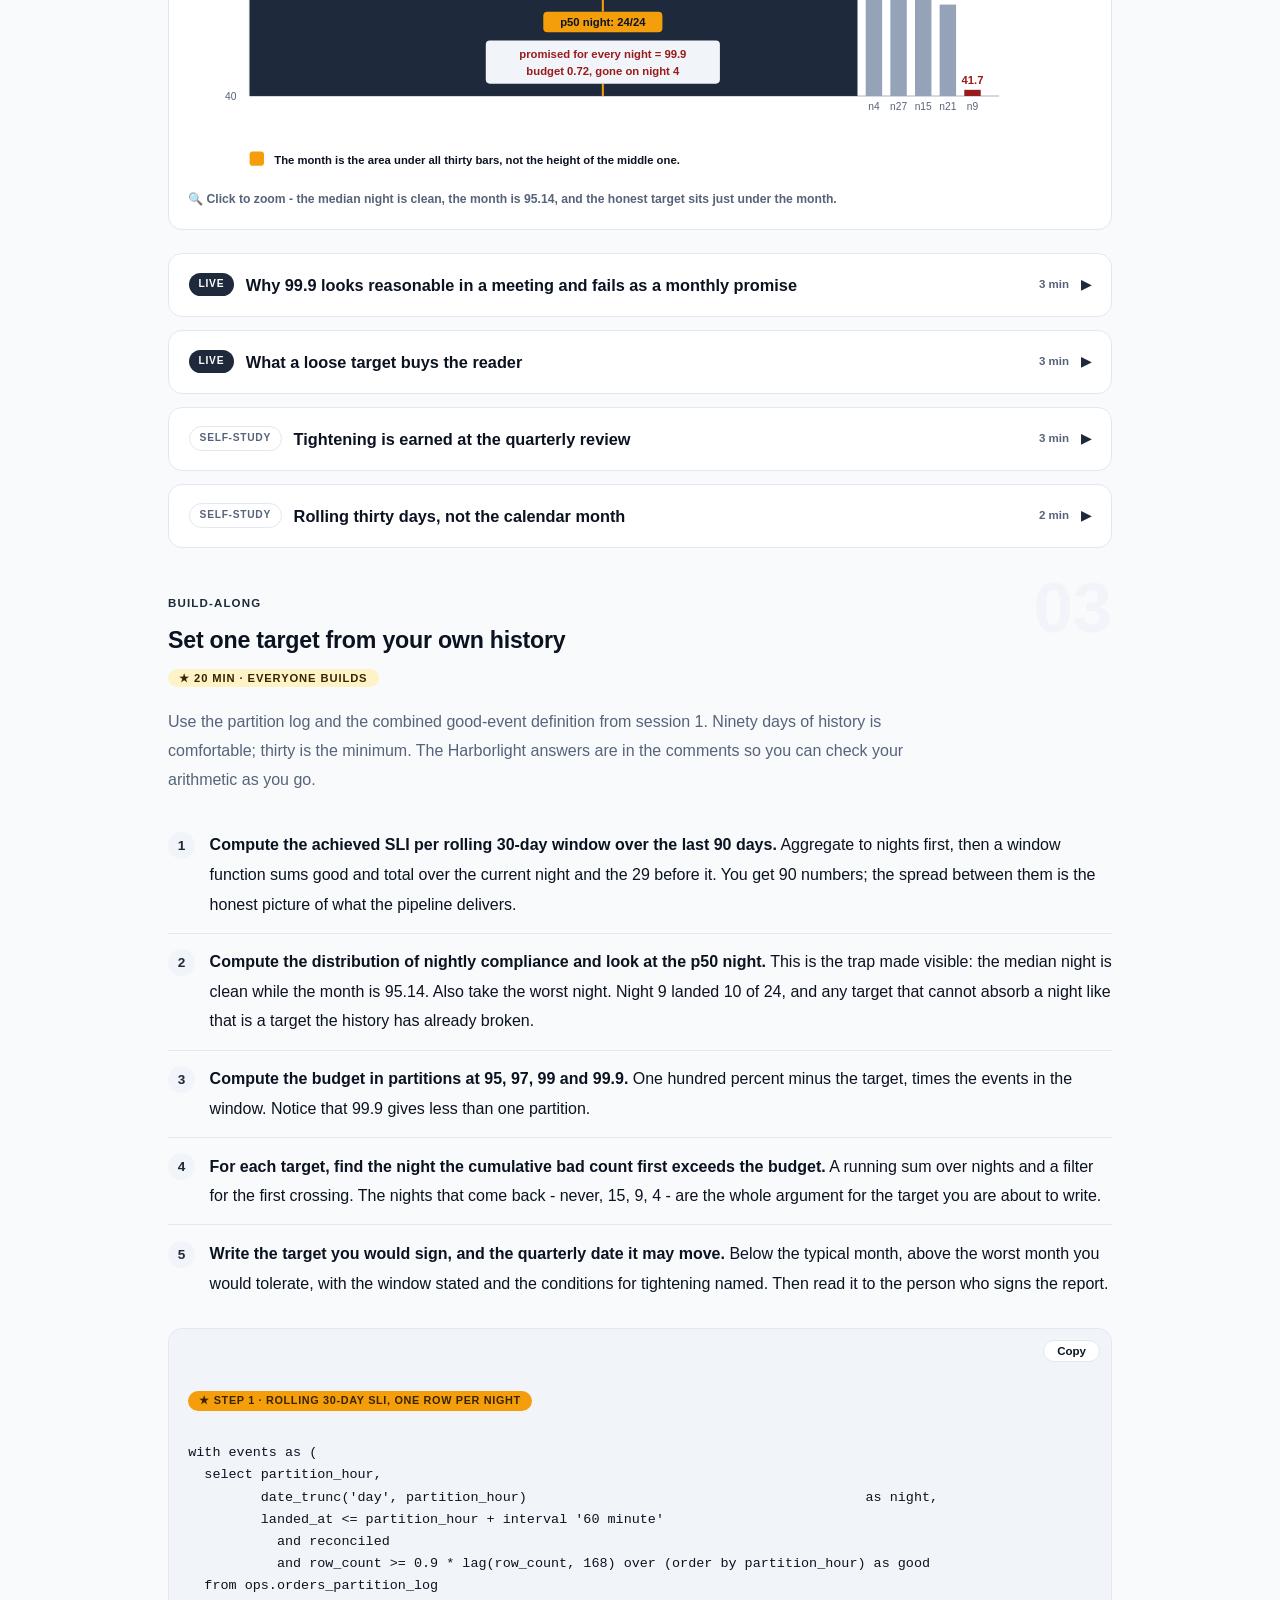
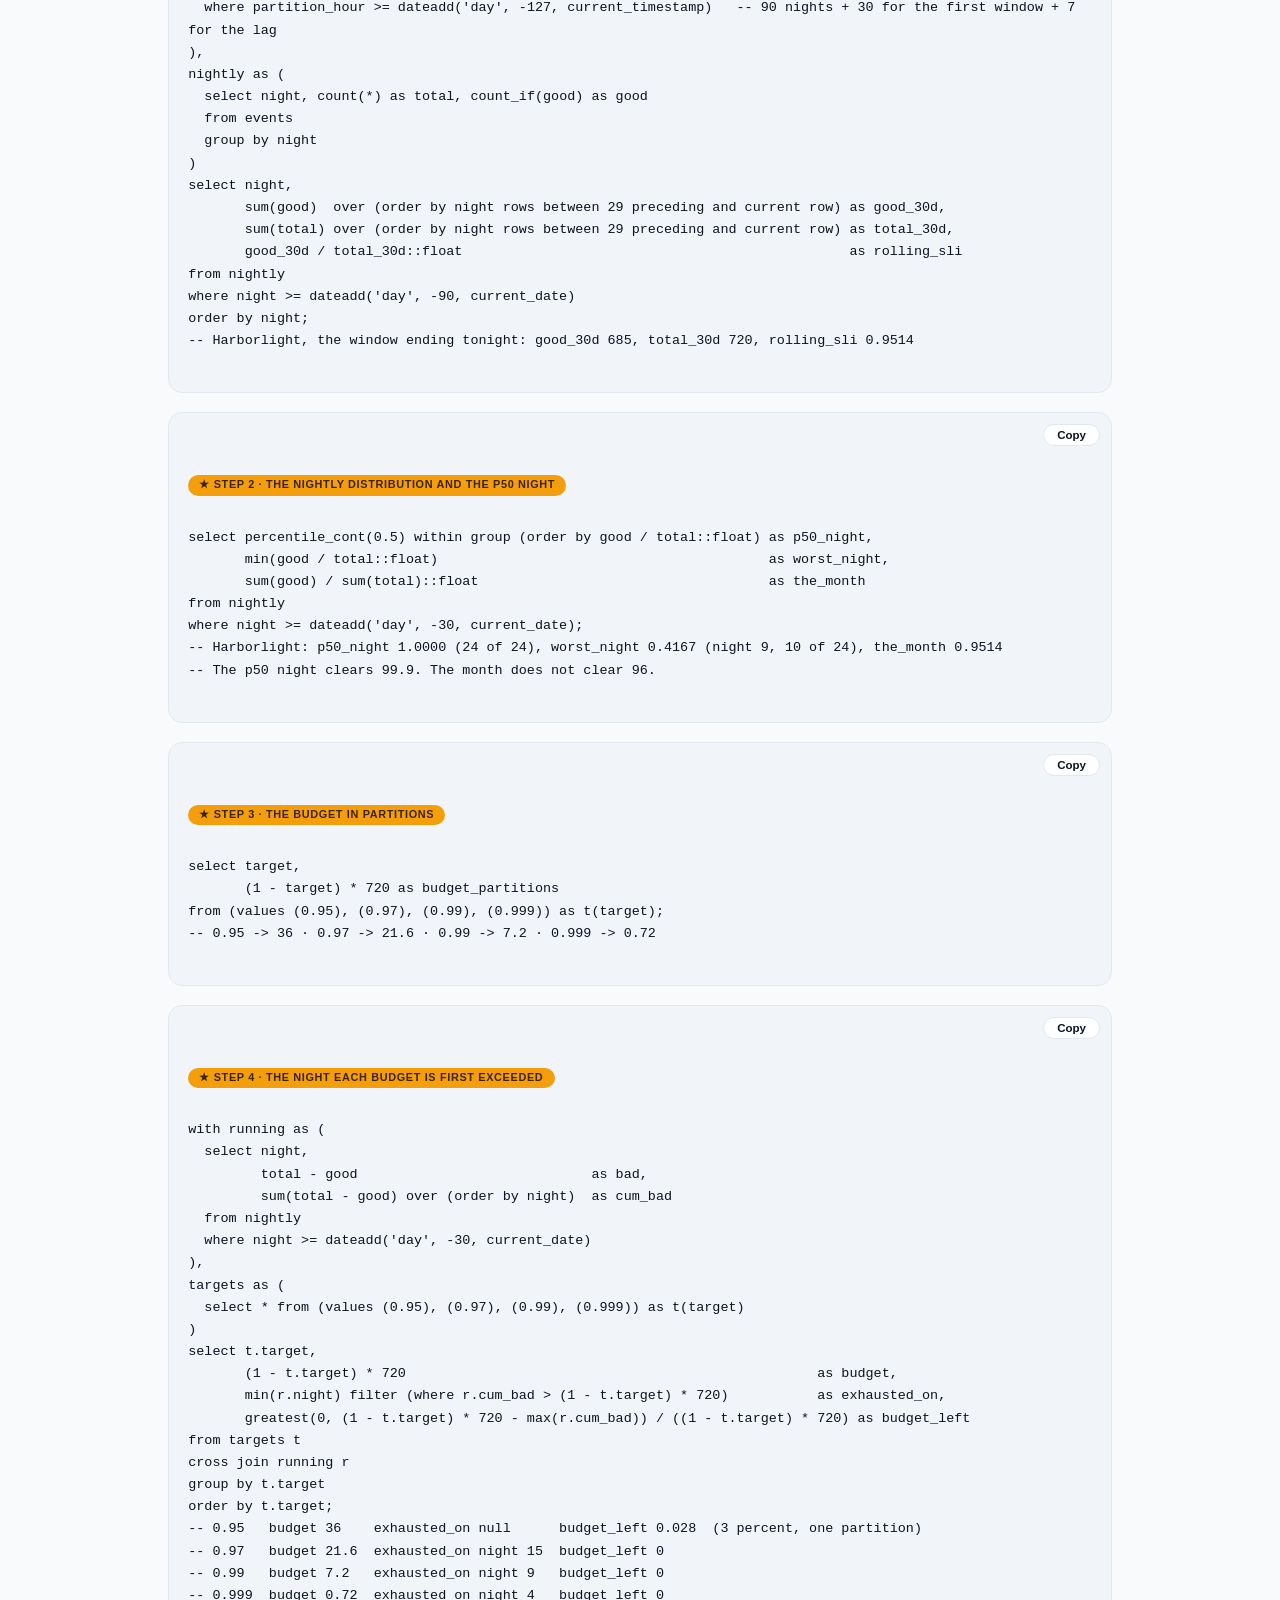
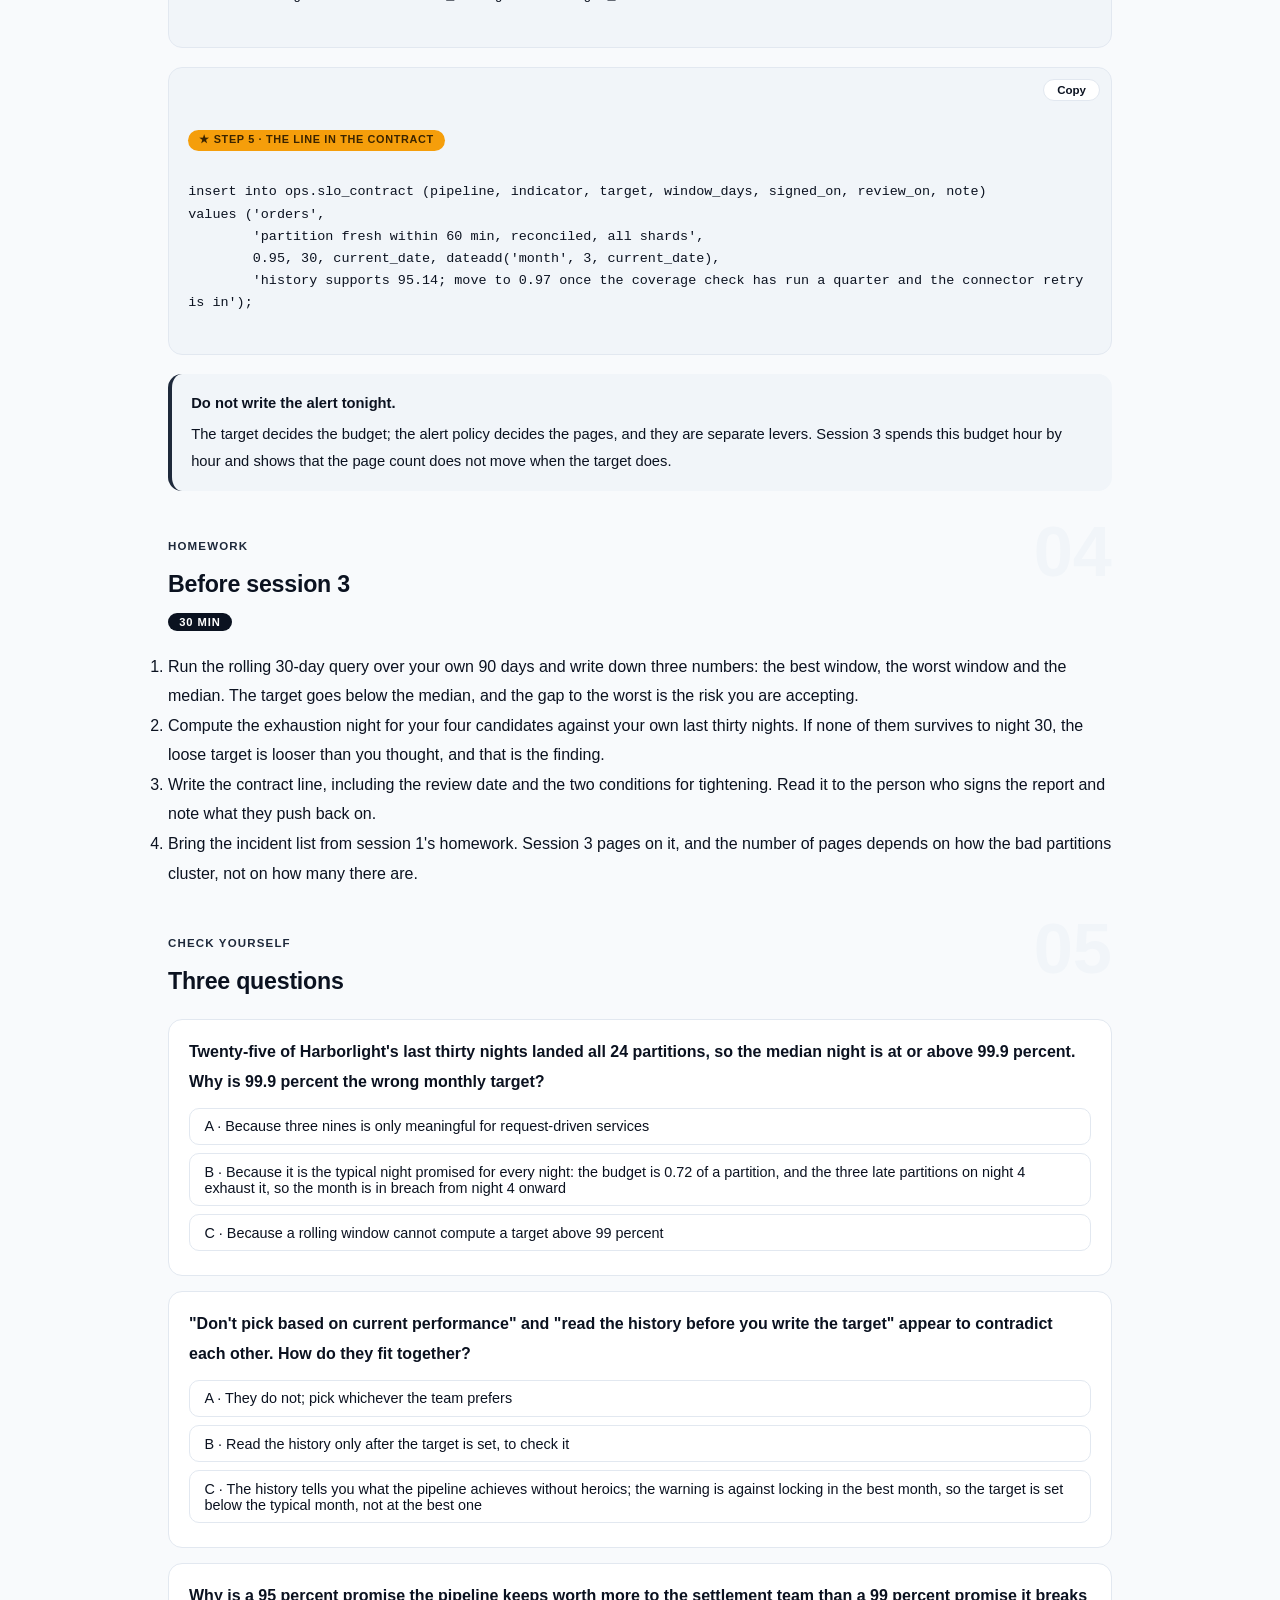
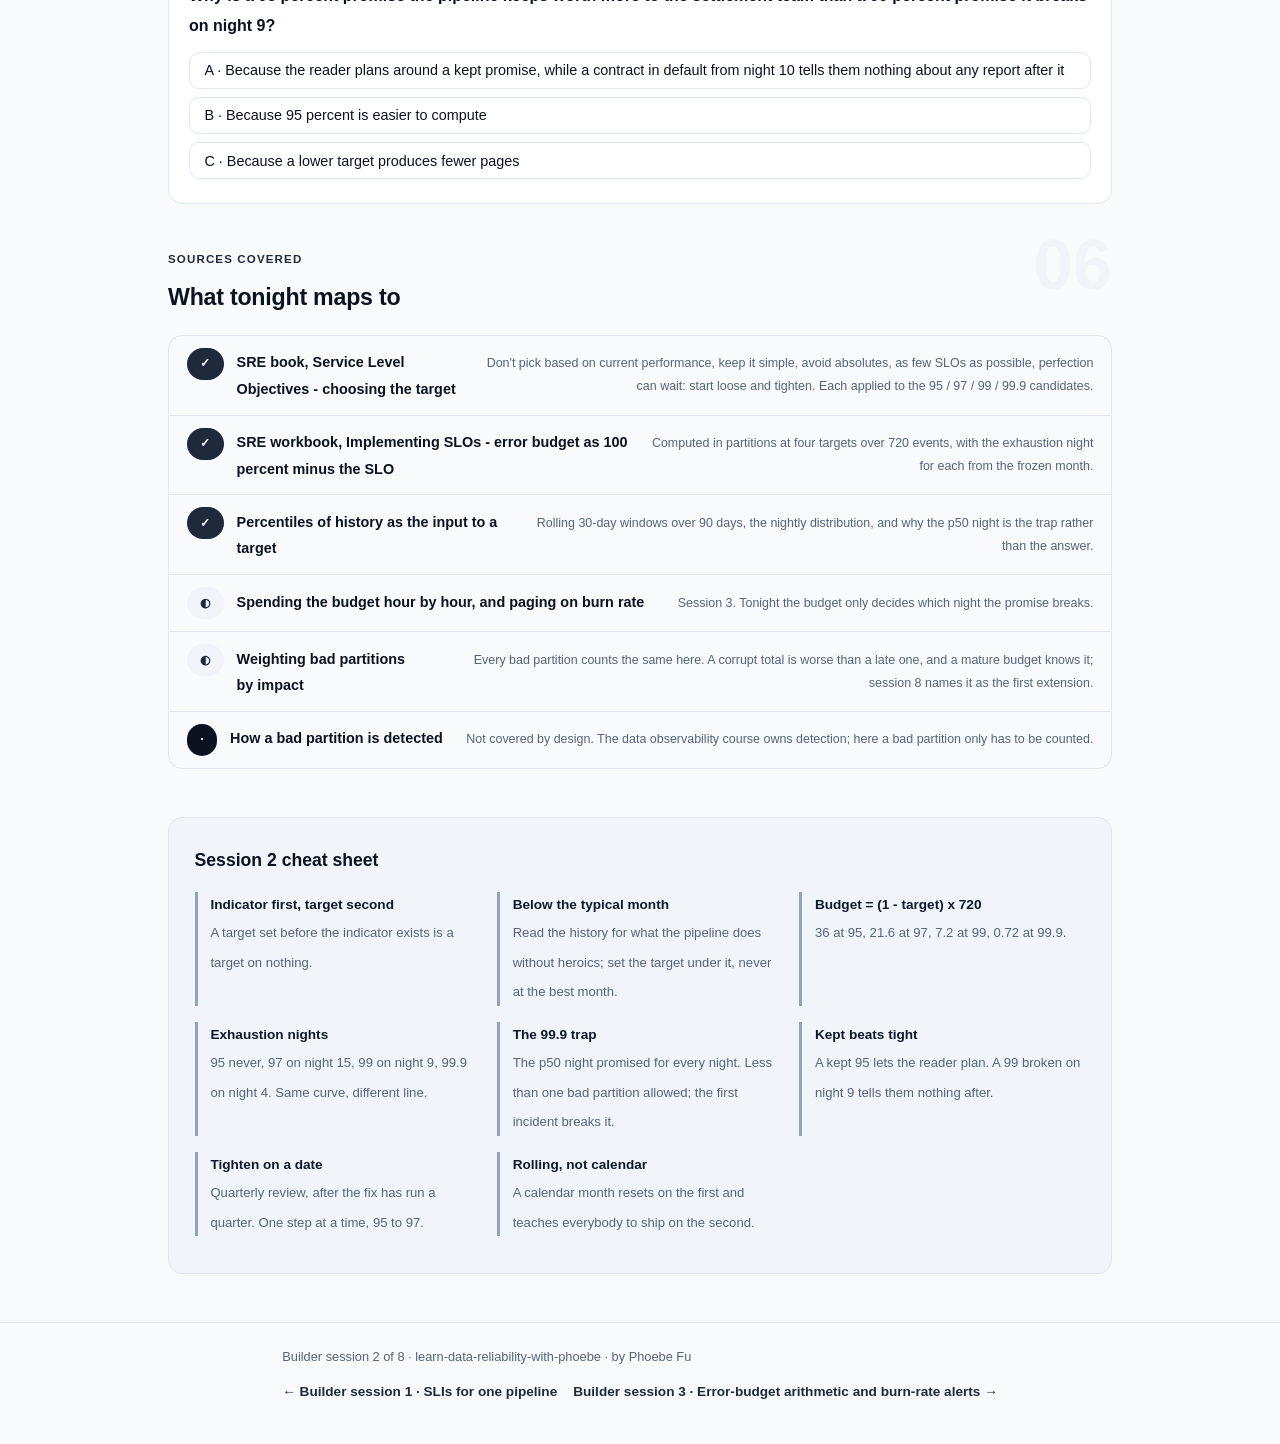
<file: courses/b2-slos-from-history.html>
<!DOCTYPE html>
<html lang="en">
<head>
<meta charset="UTF-8">
<meta name="viewport" content="width=device-width, initial-scale=1.0">
<!-- social:start -->
<meta name="description" content="Builder session 2 of 8. Setting an SLO target from thirty nights of history rather than from a meeting: rolling windows, the nightly distribution, the four candidate targets and the night each one runs out of budget. Harborlight achieved 95.14 percent; 99.9 is the p50 night promised for every night, and it is gone on night 4.">
<meta property="og:type" content="article">
<meta property="og:site_name" content="Learn with Phoebe">
<meta property="og:title" content="SLOs from history, not hope - learn data reliability with phoebe">
<meta property="og:description" content="Builder session 2 of 8. Read the history, pick below the typical month, tighten later. 95 keeps 3 percent; 99.9 is gone on night 4.">
<meta property="og:url" content="https://phoebefu6.github.io/learn-data-reliability-with-phoebe/courses/b2-slos-from-history.html">
<meta property="og:image" content="https://phoebefu6.github.io/learn-data-reliability-with-phoebe/assets/og-cover.png">
<meta property="og:image:width" content="1200">
<meta property="og:image:height" content="630">
<meta name="twitter:card" content="summary_large_image">
<meta name="twitter:title" content="SLOs from history, not hope - learn data reliability with phoebe">
<meta name="twitter:description" content="Four candidate targets, one month of history, and the night each promise breaks.">
<meta name="twitter:image" content="https://phoebefu6.github.io/learn-data-reliability-with-phoebe/assets/og-cover.png">
<!-- social:end -->
<title>Builder session 2 · SLOs from history, not hope - learn data reliability with phoebe</title>
<link rel="stylesheet" href="../assets/style.css?v=24">
</head>
<body>

<div class="toolbar">
  <div class="wrap">
    <span class="crumb"><a href="../index.html">learn-data-reliability-with-phoebe</a> / Builder session 2 of 8</span>
    <button class="btn" id="toggle-all" type="button">Expand all</button>
    <button class="btn primary" id="zoom-toggle" type="button">Projector zoom: off</button>
  </div>
</div>

<header class="masthead">
  <div class="wrap">
    <div class="eyebrow">Learn Data Reliability with Phoebe · Builder session 2 of 8</div>
    <h1>SLOs from <span class="accent">history</span>, not hope</h1>
    <p class="sub">Session 1 ended with one honest number: Harborlight's orders pipeline landed 685 of 720 partitions good last month, 95.14 percent. Tonight that number becomes a promise. The service-reliability literature is blunt about how: read the history, pick a target you can keep without heroics, and tighten it later when you have earned the right. Four candidates are on the table - 95, 97, 99 and 99.9 - and the same thirty nights tell you exactly which night each one would have broken. Only one survives to night 30.</p>
    <div class="chip-row">
      <span class="chip level">🟡 Core</span>
      <span class="chip audience">Data and analytics engineers</span>
      <span class="chip time">45 min</span>
    </div>
    <div class="agenda">
      <span class="a1" style="flex:1">0-3 · Welcome</span>
      <span class="a2" style="flex:5">3-20 · Reading the history before writing the target</span>
      <span class="a3" style="flex:4">20-40 · Build-along: set one target</span>
      <span class="a4" style="flex:1">40-45 · Q&amp;A</span>
    </div>
  </div>
</header>

<main class="wrap">

  <!-- ============ INTRO ============ -->
  <section class="section" id="intro">
    <div class="section-kicker">
      <span class="klabel">Part 0</span>
      <h2>Where tonight sits in the builder track</h2>
    </div>
    <p class="lede">Eight sessions, one artifact: a <strong>reliability contract</strong> for one pipeline. Session 1 produced the indicator and the number. Tonight produces the <strong>target</strong> - the line in the contract that says how much failure the reader has agreed to absorb - and the date on which it may move. Session 3 turns the gap between target and history into an error budget and pages on how fast it burns. Nothing tonight requires more than the partition log you already have and a window function.</p>

    <div class="legend">
      <span class="pill">Live = presented in the 45 minutes</span>
      <span class="pill">Self-study = the full depth, after class</span>
      <span class="pill">🔍 Every diagram zooms</span>
    </div>

    <div class="callout win">
      <p><strong>★ What you walk out with tonight.</strong> A target for one pipeline that the last thirty nights actually support, written with its window and its review date. The arithmetic that shows what each candidate target would have done to last month - 95 percent ends the month with 3 percent of budget left, 97 is exhausted on night 15, 99 on night 9, 99.9 on night 4. And a clear view of the trap most teams walk into: promising the typical night for every night.</p>
    </div>

    <details class="card" open>
      <summary><span class="mode live">Live</span>Why the target is the second decision, never the first<span class="mini">3 min</span><span class="caret">▶</span></summary>
      <div class="body">
        <p>An SLO is a target value for an SLI. That definition has an order in it: the indicator exists first, and the target is a value on its scale. A team that sets "99 percent" before it has an indicator has set a target on nothing, and the first thing the indicator does when it arrives is embarrass the target.</p>
        <p>Harborlight had lived with "basically 99" for a year. The number came from a meeting, not a query, and the settlement team had planned around it: a manual check on the report at 7 am, no contingency for a late one. When the measured month came in at 95.14, the target was not merely wrong; a downstream team had built a morning around it. That is what a target does. People plan on it. So it has to be a number the pipeline can keep.</p>
        <div class="callout example">
          <span class="ex-pill">Real world</span>
          <p>The first draft of Harborlight's contract said 99 percent because "that is what the other pipelines promise". None of the other pipelines had been measured either. When all four were run through the same partition-log query, two were under 97 and one was at 91. The 99 had been copied from pipeline to pipeline for two years without a single measurement behind it.</p>
        </div>
      </div>
    </details>

    <details class="card">
      <summary><span class="mode self">Self-study</span>The vocabulary tonight adds<span class="mini">3 min</span><span class="caret">▶</span></summary>
      <div class="body">
        <ul>
          <li><strong>Target</strong> - the value of the SLI the reader has agreed is good enough, over a stated window. "95 percent of hourly partitions good over any rolling 30 days."</li>
          <li><strong>Achieved</strong> - what the SLI actually returned over the same window. Harborlight: 95.14 percent. The target is chosen against this, and below it.</li>
          <li><strong>Error budget</strong> - one hundred percent minus the target, in events. At 95 percent over 720 partitions that is 36 bad partitions; at 99.9 it is 0.72. Session 3 spends it hour by hour; tonight it only decides which night the budget runs out.</li>
          <li><strong>Exhaustion night</strong> - the first night the cumulative count of bad partitions exceeds the budget. From that night on, the promise is broken regardless of what happens next.</li>
          <li><strong>The p50 night</strong> - the median night's compliance. At Harborlight the median night is clean, 24 of 24. Promising that for every night is the 99.9 trap.</li>
          <li><strong>Review date</strong> - the date the target is allowed to change. A target without one either never moves or moves in every argument.</li>
        </ul>
      </div>
    </details>
  </section>

  <!-- ============ PART 1 ============ -->
  <section class="section" id="part-1">
    <div class="section-kicker">
      <span class="klabel">Part 1 · covers choosing the target</span>
      <h2>The history already knows the answer</h2>
      <span class="tag concept">9 min live</span>
    </div>
    <p class="lede">The service-reliability guidance on picking a target is short and every line of it is about restraint: <em>don't pick based on current performance</em>, <em>keep it simple</em>, <em>avoid absolutes</em>, <em>have as few SLOs as possible</em>, <em>perfection can wait</em>. The apparent contradiction - do not pick from current performance, yet read the history - resolves the moment you see what each is guarding against.</p>

    <figure class="zoomable">
      <svg viewBox="0 0 880 360" xmlns="http://www.w3.org/2000/svg" role="img" aria-label="Cumulative bad partitions over thirty nights as a stepped curve: 3 after night 4, 17 after night 9, 23 after night 15, 31 after night 21, 35 after night 27. Four horizontal budget lines at 36, 21.6, 7.2 and 0.72 bad partitions for targets of 95, 97, 99 and 99.9 percent. The curve crosses 0.72 on night 4, 7.2 on night 9 and 21.6 on night 15, and ends one partition under 36.">
        <style>
          .b2aH { font: 800 12px Inter, sans-serif; fill: #0B1220; }
          .b2aB { font: 400 10px Inter, sans-serif; fill: #56637A; }
          .b2aL { font: 700 11px Inter, sans-serif; fill: #0B1220; }
          .b2aR { font: 800 11px Inter, sans-serif; fill: #991B1B; }
          .b2aN { font: 700 11px Inter, sans-serif; fill: #0B1220; }
        </style>

        <text class="b2aH" x="60" y="26">Cumulative bad partitions, thirty nights, against four budgets</text>

        <line x1="60" y1="300" x2="790" y2="300" stroke="#C4CDD9" stroke-width="1.5"></line>
        <line x1="60" y1="60" x2="60" y2="300" stroke="#C4CDD9" stroke-width="1.5"></line>
        <text class="b2aB" x="30" y="304">0</text>
        <text class="b2aB" x="24" y="184">20</text>
        <text class="b2aB" x="24" y="64">40</text>
        <text class="b2aB" x="60" y="318">night 1</text>
        <text class="b2aB" x="135" y="318" text-anchor="middle">4</text>
        <text class="b2aB" x="260" y="318" text-anchor="middle">9</text>
        <text class="b2aB" x="410" y="318" text-anchor="middle">15</text>
        <text class="b2aB" x="560" y="318" text-anchor="middle">21</text>
        <text class="b2aB" x="710" y="318" text-anchor="middle">27</text>
        <text class="b2aB" x="785" y="318" text-anchor="middle">30</text>

        <line x1="60" y1="84" x2="790" y2="84" stroke="#1E293B" stroke-width="1.5" stroke-dasharray="5 4"></line>
        <text class="b2aL" x="798" y="88">95% · 36</text>
        <line x1="60" y1="170" x2="790" y2="170" stroke="#94A3B8" stroke-width="1.5" stroke-dasharray="5 4"></line>
        <text class="b2aL" x="798" y="174">97% · 21.6</text>
        <line x1="60" y1="257" x2="790" y2="257" stroke="#94A3B8" stroke-width="1.5" stroke-dasharray="5 4"></line>
        <text class="b2aL" x="798" y="261">99% · 7.2</text>
        <line x1="60" y1="296" x2="790" y2="296" stroke="#991B1B" stroke-width="1.5" stroke-dasharray="5 4"></line>
        <text class="b2aR" x="794" y="292">99.9% · 0.72</text>

        <polyline points="60,300 135,300 135,282 260,282 260,198 410,198 410,162 560,162 560,114 710,114 710,90 785,90" fill="none" stroke="#0F172A" stroke-width="2.5"></polyline>

        <circle cx="135" cy="290" r="6" fill="#991B1B"></circle>
        <text class="b2aR" x="146" y="275">night 4: 99.9 gone</text>
        <circle cx="260" cy="240" r="6" fill="#991B1B"></circle>
        <text class="b2aR" x="272" y="232">night 9: 17 bad, 99 gone</text>
        <circle cx="410" cy="180" r="6" fill="#991B1B"></circle>
        <text class="b2aR" x="422" y="186">night 15: 23 bad, 97 gone</text>
        <text class="b2aN" x="574" y="106">night 21: 31</text>
        <text class="b2aN" x="700" y="78" text-anchor="end">night 27: 35, one under 36</text>

        <rect x="60" y="336" width="14" height="14" rx="3" fill="#F59E0B"></rect>
        <text class="b2aN" x="84" y="348">The curve is the same for every target. Only the line it has to stay under moves.</text>
      </svg>
      <figcaption>🔍 Click to zoom - one month of bad partitions against four budgets, and the night each one is crossed.</figcaption>
    </figure>

    <details class="card">
      <summary><span class="mode live">Live</span>What the guidance actually says, line by line<span class="mini">4 min</span><span class="caret">▶</span></summary>
      <div class="body">
        <ul>
          <li><strong>"Don't pick based on current performance."</strong> The warning is against locking in a heroic month. If the pipeline hit 99.6 last month because two engineers babysat it through a migration, 99.6 is not what the pipeline delivers; it is what the two engineers delivered, and they will not do it every month.</li>
          <li><strong>"Keep it simple."</strong> One target, one window, one indicator. A target with a weekday clause, a holiday exemption and a separate number for the last hour of the day is a target nobody can hold in their head, which means nobody can plan around it.</li>
          <li><strong>"Avoid absolutes."</strong> 100 percent is not a target; it is a wish. It leaves no budget at all, so the first bad partition of the month is a broken promise and every night after it is indistinguishable from the last.</li>
          <li><strong>"Have as few SLOs as possible."</strong> Each one is a promise somebody has to check, report and defend. Three that matter beat twelve that get ignored.</li>
          <li><strong>"Perfection can wait."</strong> The full phrasing is that it is <em>better to start with a loose target that you tighten</em>. A loose target kept teaches the reader to trust the number; a tight one broken teaches them to ignore it.</li>
        </ul>
      </div>
    </details>

    <details class="card">
      <summary><span class="mode live">Live</span>The contradiction that is not one<span class="mini">3 min</span><span class="caret">▶</span></summary>
      <div class="body">
        <p>"Do not pick from current performance" and "read the history before you write the target" sound opposed. They are two halves of one rule. The history tells you what the pipeline achieves <em>without heroics</em>: the typical month, the bad month, the spread between them. Current performance, in the sense the guidance warns against, is the best recent number. You read the history to find the typical month, and you set the target <strong>below</strong> it, not at the best one.</p>
        <p>Harborlight's typical month is around 95 to 96 percent. Its best recent month was the migration month at 99.6. Its best recent <em>night</em> is 24 of 24, and 25 of the last 30 nights look like that. The target that the guidance points to is under 95.14: a number the pipeline clears in an ordinary month with nobody staying late. The numbers it warns against are 99.6 and 99.9.</p>
        <div class="callout example">
          <span class="ex-pill">Real world</span>
          <p>The settlement team's first reaction to "95 percent" was that it sounded low. The reply that landed: at 95 percent, last month would have been a kept promise with one partition to spare. At 99, the promise would have been broken on night 9 and every settlement report from night 10 onward would have been produced under a contract already in default. They chose the promise that would have been kept.</p>
        </div>
      </div>
    </details>

    <details class="card">
      <summary><span class="mode self">Self-study</span>The four candidates and what each does to the month<span class="mini">4 min</span><span class="caret">▶</span></summary>
      <div class="body">
        <p>Same thirty nights, same 35 bad partitions clustered in five incidents. The only thing that changes across the rows is the budget, which is one hundred percent minus the target, times 720.</p>
        <table class="clean">
          <thead><tr><th>Target</th><th>Budget (bad partitions allowed)</th><th>Budget left at night 30</th><th>Exhausted on night</th></tr></thead>
          <tbody>
            <tr><td>95 percent</td><td>36</td><td><strong>3 percent</strong></td><td>never</td></tr>
            <tr><td>97 percent</td><td>21.6</td><td>0</td><td><strong>15</strong></td></tr>
            <tr><td>99 percent</td><td>7.2</td><td>0</td><td><strong>9</strong></td></tr>
            <tr><td>99.9 percent, the p50 night promised every night</td><td>0.72</td><td>0</td><td><strong>4</strong></td></tr>
          </tbody>
        </table>
        <ul>
          <li><strong>95 percent</strong> survives the month by one partition. That is real headroom, but thin: one more bad hour on night 27 and it breaks on night 27 instead.</li>
          <li><strong>97 percent</strong> survives the late load and the outage and dies on the corrupt batch. Night 15's six bad partitions take the count from 17 to 23 against a budget of 21.6.</li>
          <li><strong>99 percent</strong> allows 7.2 bad partitions. The outage on night 9 alone is 14. The promise does not survive a single incident of that shape.</li>
          <li><strong>99.9 percent</strong> allows 0.72 of a partition. Less than one. The three late partitions on night 4 are four times the whole month's budget.</li>
        </ul>
      </div>
    </details>
  </section>

  <!-- ============ PART 2 ============ -->
  <section class="section" id="part-2">
    <div class="section-kicker">
      <span class="klabel">Part 2 · covers the loose-then-tighten path</span>
      <h2>The 99.9 trap, and what a loose target buys</h2>
      <span class="tag concept">8 min live</span>
    </div>
    <p class="lede">99.9 percent is the most common wrong answer, and it is wrong for an interesting reason: on most nights it is true. Twenty-five of Harborlight's last thirty nights landed all 24 partitions. Anyone looking at a dashboard of nightly compliance sees a wall of clean nights and a number that starts with 99. The month is not made of the median night.</p>

    <figure class="zoomable">
      <svg viewBox="0 0 880 340" xmlns="http://www.w3.org/2000/svg" role="img" aria-label="Thirty nights of compliance sorted from best to worst: twenty-five bars at 100 percent, then 87.5, 83.3, 75, 66.7 and 41.7 percent for nights 4, 27, 15, 21 and 9. The median bar is clean and marked as the 99.9 trap. A horizontal line at 95.14 marks the month achieved, with the 95 percent target just below it.">
        <style>
          .b2bH { font: 800 12px Inter, sans-serif; fill: #0B1220; }
          .b2bB { font: 400 10px Inter, sans-serif; fill: #56637A; }
          .b2bL { font: 700 11px Inter, sans-serif; fill: #0B1220; }
          .b2bR { font: 800 11px Inter, sans-serif; fill: #991B1B; }
          .b2bN { font: 700 11px Inter, sans-serif; fill: #0B1220; }
        </style>

        <text class="b2bH" x="60" y="26">Nightly compliance, sorted best to worst</text>

        <line x1="60" y1="260" x2="790" y2="260" stroke="#C4CDD9" stroke-width="1.5"></line>
        <line x1="60" y1="60" x2="60" y2="260" stroke="#C4CDD9" stroke-width="1.5"></line>
        <text class="b2bB" x="30" y="64">100</text>
        <text class="b2bB" x="36" y="164">70</text>
        <text class="b2bB" x="36" y="264">40</text>

        <rect x="60" y="60" width="592" height="200" fill="#1E293B"></rect>
        <text class="b2bB" x="66" y="48">25 of 30 nights land all 24 partitions</text>

        <rect x="660" y="102" width="16" height="158" fill="#94A3B8"></rect>
        <rect x="684" y="116" width="16" height="144" fill="#94A3B8"></rect>
        <rect x="708" y="143" width="16" height="117" fill="#94A3B8"></rect>
        <rect x="732" y="171" width="16" height="89" fill="#94A3B8"></rect>
        <rect x="756" y="254" width="16" height="6" fill="#991B1B"></rect>

        <text class="b2bB" x="668" y="274" text-anchor="middle">n4</text>
        <text class="b2bB" x="692" y="274" text-anchor="middle">n27</text>
        <text class="b2bB" x="716" y="274" text-anchor="middle">n15</text>
        <text class="b2bB" x="740" y="274" text-anchor="middle">n21</text>
        <text class="b2bB" x="764" y="274" text-anchor="middle">n9</text>
        <text class="b2bB" x="668" y="96" text-anchor="middle">87.5</text>
        <text class="b2bB" x="692" y="110" text-anchor="middle">83.3</text>
        <text class="b2bB" x="716" y="137" text-anchor="middle">75</text>
        <text class="b2bB" x="740" y="165" text-anchor="middle">66.7</text>
        <text class="b2bR" x="764" y="248" text-anchor="middle">41.7</text>

        <line x1="60" y1="76" x2="790" y2="76" stroke="#F59E0B" stroke-width="2" stroke-dasharray="6 4"></line>
        <text class="b2bL" x="798" y="72">month 95.14</text>
        <text class="b2bL" x="798" y="88">target 95</text>

        <line x1="404" y1="60" x2="404" y2="178" stroke="#F59E0B" stroke-width="2"></line>
        <line x1="404" y1="248" x2="404" y2="260" stroke="#F59E0B" stroke-width="2"></line>
        <rect x="346" y="178" width="116" height="20" rx="4" fill="#F59E0B"></rect>
        <text class="b2bL" x="404" y="192" text-anchor="middle">p50 night: 24/24</text>
        <rect x="290" y="206" width="228" height="42" rx="4" fill="#F1F5F9"></rect>
        <text class="b2bR" x="404" y="223" text-anchor="middle">promised for every night = 99.9</text>
        <text class="b2bR" x="404" y="240" text-anchor="middle">budget 0.72, gone on night 4</text>

        <rect x="60" y="314" width="14" height="14" rx="3" fill="#F59E0B"></rect>
        <text class="b2bN" x="84" y="326">The month is the area under all thirty bars, not the height of the middle one.</text>
      </svg>
      <figcaption>🔍 Click to zoom - the median night is clean, the month is 95.14, and the honest target sits just under the month.</figcaption>
    </figure>

    <details class="card">
      <summary><span class="mode live">Live</span>Why 99.9 looks reasonable in a meeting and fails as a monthly promise<span class="mini">3 min</span><span class="caret">▶</span></summary>
      <div class="body">
        <p>In the meeting, someone has the nightly dashboard open. Twenty-five green nights out of thirty. The median night is perfect. "We are basically at three nines" is a true statement about the typical night and a false statement about the month, and the room hears the second one.</p>
        <p>As a monthly promise, 99.9 percent of 720 partitions allows 0.72 bad partitions. That is not one bad partition; it is less than one. The first incident of any size breaks it, and Harborlight's first incident was the smallest of the five: three late partitions on night 4, four times the month's entire budget. From night 4 to night 30 the pipeline is in breach, and the 26 clean nights that follow do nothing to change that, because a broken promise does not heal.</p>
        <div class="callout tip">
          <p><strong>The tell.</strong> If the proposed target is higher than the achieved number for the month, somebody is reading the median night. Harborlight's month is 95.14. Anything above that is a promise the last thirty nights already broke.</p>
        </div>
      </div>
    </details>

    <details class="card">
      <summary><span class="mode live">Live</span>What a loose target buys the reader<span class="mini">3 min</span><span class="caret">▶</span></summary>
      <div class="body">
        <p>A 95 percent promise the pipeline keeps is worth more to the settlement team than a 99 percent promise it breaks on night 9. That sounds backwards until you ask what the reader does with the number. They plan around it. A kept 95 tells them: expect roughly one bad partition in twenty, build the morning check to tolerate it, and trust the report the rest of the time. A broken 99 tells them nothing, because from night 10 the contract is in default and every report after it carries the same asterisk.</p>
        <ul>
          <li><strong>Kept promises compound.</strong> Three months of a kept 95 and the reader stops re-checking the report by hand. Three months of a broken 99 and they build a shadow process.</li>
          <li><strong>Budget is a currency only while there is some.</strong> At 95, there is budget left on night 30 to decide whether a risky backfill can run tonight. At 99, that decision was taken away on night 9.</li>
          <li><strong>A loose target is not a low bar.</strong> It is the bar the history clears. 95 percent still means 36 bad partitions a month is the ceiling, and last month used 35 of them.</li>
        </ul>
      </div>
    </details>

    <details class="card">
      <summary><span class="mode self">Self-study</span>Tightening is earned at the quarterly review<span class="mini">3 min</span><span class="caret">▶</span></summary>
      <div class="body">
        <p>The target moves on a date, not in an argument. Harborlight's contract names the first day of the next quarter, and it names what has to be true by then for 95 to become 97: the coverage check from session 1 in production for the whole quarter, and the connector retry that the night 21 postmortem asked for, shipped and observed through at least one flapping night.</p>
        <ul>
          <li><strong>Tighten after the fix, not before it.</strong> A tighter target does not make the pipeline more reliable; the fix does. The target follows the evidence that the fix worked.</li>
          <li><strong>One step at a time.</strong> 95 to 97 is a budget of 36 falling to 21.6. Going to 99 in one move is a budget of 7.2, which last month's outage alone would have doubled.</li>
          <li><strong>Loosening is allowed too.</strong> If a quarter's history says the pipeline no longer clears the target without heroics, the honest move is down, with the reason written in the contract. A target that only ever tightens is a target that will eventually be ignored.</li>
        </ul>
      </div>
    </details>

    <details class="card">
      <summary><span class="mode self">Self-study</span>Rolling thirty days, not the calendar month<span class="mini">2 min</span><span class="caret">▶</span></summary>
      <div class="body">
        <p>The window in the contract is <em>any rolling 30 days</em>, and the query computes it for every night. A calendar month does something worse than being imprecise: it resets the budget at midnight on the first. Everybody learns that the safest time to ship a risky change is the second of the month, when the budget is full and the consequences of spending it are four weeks away. A rolling window has no such day. The budget you spend on the second is still gone on the twentieth.</p>
        <p>If the platform you inherit reports SLO compliance by calendar month, the target line can stay, but the review conversation needs a one-line note: the calendar number and the rolling number will differ, and the rolling one is the honest one.</p>
      </div>
    </details>
  </section>

  <!-- ============ DEMO ============ -->
  <section class="section" id="demo-1">
    <div class="section-kicker">
      <span class="klabel">Build-along</span>
      <h2>Set one target from your own history</h2>
      <span class="tag demo">★ 20 min · everyone builds</span>
    </div>
    <p class="lede">Use the partition log and the combined good-event definition from session 1. Ninety days of history is comfortable; thirty is the minimum. The Harborlight answers are in the comments so you can check your arithmetic as you go.</p>

    <div class="steps">
      <div class="step">
        <p><strong>Compute the achieved SLI per rolling 30-day window over the last 90 days.</strong> Aggregate to nights first, then a window function sums good and total over the current night and the 29 before it. You get 90 numbers; the spread between them is the honest picture of what the pipeline delivers.</p>
      </div>
      <div class="step">
        <p><strong>Compute the distribution of nightly compliance and look at the p50 night.</strong> This is the trap made visible: the median night is clean while the month is 95.14. Also take the worst night. Night 9 landed 10 of 24, and any target that cannot absorb a night like that is a target the history has already broken.</p>
      </div>
      <div class="step">
        <p><strong>Compute the budget in partitions at 95, 97, 99 and 99.9.</strong> One hundred percent minus the target, times the events in the window. Notice that 99.9 gives less than one partition.</p>
      </div>
      <div class="step">
        <p><strong>For each target, find the night the cumulative bad count first exceeds the budget.</strong> A running sum over nights and a filter for the first crossing. The nights that come back - never, 15, 9, 4 - are the whole argument for the target you are about to write.</p>
      </div>
      <div class="step">
        <p><strong>Write the target you would sign, and the quarterly date it may move.</strong> Below the typical month, above the worst month you would tolerate, with the window stated and the conditions for tightening named. Then read it to the person who signs the report.</p>
      </div>
    </div>

    <div class="prompt-box good">
      <span class="label">★ Step 1 · rolling 30-day SLI, one row per night</span>
with events as (
  select partition_hour,
         date_trunc('day', partition_hour)                                          as night,
         landed_at &lt;= partition_hour + interval '60 minute'
           and reconciled
           and row_count &gt;= 0.9 * lag(row_count, 168) over (order by partition_hour) as good
  from ops.orders_partition_log
  where partition_hour &gt;= dateadd('day', -127, current_timestamp)   -- 90 nights + 30 for the first window + 7 for the lag
),
nightly as (
  select night, count(*) as total, count_if(good) as good
  from events
  group by night
)
select night,
       sum(good)  over (order by night rows between 29 preceding and current row) as good_30d,
       sum(total) over (order by night rows between 29 preceding and current row) as total_30d,
       good_30d / total_30d::float                                                as rolling_sli
from nightly
where night &gt;= dateadd('day', -90, current_date)
order by night;
-- Harborlight, the window ending tonight: good_30d 685, total_30d 720, rolling_sli 0.9514
    </div>

    <div class="prompt-box good">
      <span class="label">★ Step 2 · the nightly distribution and the p50 night</span>
select percentile_cont(0.5) within group (order by good / total::float) as p50_night,
       min(good / total::float)                                         as worst_night,
       sum(good) / sum(total)::float                                    as the_month
from nightly
where night &gt;= dateadd('day', -30, current_date);
-- Harborlight: p50_night 1.0000 (24 of 24), worst_night 0.4167 (night 9, 10 of 24), the_month 0.9514
-- The p50 night clears 99.9. The month does not clear 96.
    </div>

    <div class="prompt-box good">
      <span class="label">★ Step 3 · the budget in partitions</span>
select target,
       (1 - target) * 720 as budget_partitions
from (values (0.95), (0.97), (0.99), (0.999)) as t(target);
-- 0.95 -&gt; 36 · 0.97 -&gt; 21.6 · 0.99 -&gt; 7.2 · 0.999 -&gt; 0.72
    </div>

    <div class="prompt-box good">
      <span class="label">★ Step 4 · the night each budget is first exceeded</span>
with running as (
  select night,
         total - good                             as bad,
         sum(total - good) over (order by night)  as cum_bad
  from nightly
  where night &gt;= dateadd('day', -30, current_date)
),
targets as (
  select * from (values (0.95), (0.97), (0.99), (0.999)) as t(target)
)
select t.target,
       (1 - t.target) * 720                                                   as budget,
       min(r.night) filter (where r.cum_bad &gt; (1 - t.target) * 720)           as exhausted_on,
       greatest(0, (1 - t.target) * 720 - max(r.cum_bad)) / ((1 - t.target) * 720) as budget_left
from targets t
cross join running r
group by t.target
order by t.target;
-- 0.95   budget 36    exhausted_on null      budget_left 0.028  (3 percent, one partition)
-- 0.97   budget 21.6  exhausted_on night 15  budget_left 0
-- 0.99   budget 7.2   exhausted_on night 9   budget_left 0
-- 0.999  budget 0.72  exhausted_on night 4   budget_left 0
    </div>

    <div class="prompt-box good">
      <span class="label">★ Step 5 · the line in the contract</span>
insert into ops.slo_contract (pipeline, indicator, target, window_days, signed_on, review_on, note)
values ('orders',
        'partition fresh within 60 min, reconciled, all shards',
        0.95, 30, current_date, dateadd('month', 3, current_date),
        'history supports 95.14; move to 0.97 once the coverage check has run a quarter and the connector retry is in');
    </div>

    <div class="callout tip">
      <p><strong>Do not write the alert tonight.</strong> The target decides the budget; the alert policy decides the pages, and they are separate levers. Session 3 spends this budget hour by hour and shows that the page count does not move when the target does.</p>
    </div>
  </section>

  <!-- ============ HOMEWORK ============ -->
  <section class="section" id="exercise">
    <div class="section-kicker">
      <span class="klabel">Homework</span>
      <h2>Before session 3</h2>
      <span class="tag exercise">30 min</span>
    </div>
    <ol>
      <li>Run the rolling 30-day query over your own 90 days and write down three numbers: the best window, the worst window and the median. The target goes below the median, and the gap to the worst is the risk you are accepting.</li>
      <li>Compute the exhaustion night for your four candidates against your own last thirty nights. If none of them survives to night 30, the loose target is looser than you thought, and that is the finding.</li>
      <li>Write the contract line, including the review date and the two conditions for tightening. Read it to the person who signs the report and note what they push back on.</li>
      <li>Bring the incident list from session 1's homework. Session 3 pages on it, and the number of pages depends on how the bad partitions cluster, not on how many there are.</li>
    </ol>
  </section>

  <!-- ============ QUIZ ============ -->
  <section class="section" id="quiz">
    <div class="section-kicker">
      <span class="klabel">Check yourself</span>
      <h2>Three questions</h2>
    </div>

    <div class="quiz-q" data-answer="1">
      <p class="qtext">Twenty-five of Harborlight's last thirty nights landed all 24 partitions, so the median night is at or above 99.9 percent. Why is 99.9 percent the wrong monthly target?</p>
      <button class="qopt" type="button">A · Because three nines is only meaningful for request-driven services</button>
      <button class="qopt" type="button">B · Because it is the typical night promised for every night: the budget is 0.72 of a partition, and the three late partitions on night 4 exhaust it, so the month is in breach from night 4 onward</button>
      <button class="qopt" type="button">C · Because a rolling window cannot compute a target above 99 percent</button>
      <p class="qwhy">The month is the area under all thirty bars, not the height of the middle one. The month achieved 95.14; any target above that is a promise the last thirty nights already broke.</p>
    </div>

    <div class="quiz-q" data-answer="2">
      <p class="qtext">"Don't pick based on current performance" and "read the history before you write the target" appear to contradict each other. How do they fit together?</p>
      <button class="qopt" type="button">A · They do not; pick whichever the team prefers</button>
      <button class="qopt" type="button">B · Read the history only after the target is set, to check it</button>
      <button class="qopt" type="button">C · The history tells you what the pipeline achieves without heroics; the warning is against locking in the best month, so the target is set below the typical month, not at the best one</button>
      <p class="qwhy">Harborlight's best recent month was 99.6 during a babysat migration. Its typical month is around 95 to 96. The guidance points at a target under 95.14 and warns against 99.6.</p>
    </div>

    <div class="quiz-q" data-answer="0">
      <p class="qtext">Why is a 95 percent promise the pipeline keeps worth more to the settlement team than a 99 percent promise it breaks on night 9?</p>
      <button class="qopt" type="button">A · Because the reader plans around a kept promise, while a contract in default from night 10 tells them nothing about any report after it</button>
      <button class="qopt" type="button">B · Because 95 percent is easier to compute</button>
      <button class="qopt" type="button">C · Because a lower target produces fewer pages</button>
      <p class="qwhy">A kept 95 lets the reader build a morning check that tolerates one bad partition in twenty. A broken 99 sends them to build a shadow process. And the page count is set by the alert policy, not the target.</p>
    </div>

    <p class="quiz-score"></p>
  </section>

  <!-- ============ COVERAGE ============ -->
  <section class="section" id="official">
    <div class="section-kicker">
      <span class="klabel">Sources covered</span>
      <h2>What tonight maps to</h2>
    </div>
    <div class="covered">
      <div class="covered-row">
        <span class="status pill solid">✓</span>
        <span class="name">SRE book, Service Level Objectives - choosing the target</span>
        <span class="note">Don't pick based on current performance, keep it simple, avoid absolutes, as few SLOs as possible, perfection can wait: start loose and tighten. Each applied to the 95 / 97 / 99 / 99.9 candidates.</span>
      </div>
      <div class="covered-row">
        <span class="status pill solid">✓</span>
        <span class="name">SRE workbook, Implementing SLOs - error budget as 100 percent minus the SLO</span>
        <span class="note">Computed in partitions at four targets over 720 events, with the exhaustion night for each from the frozen month.</span>
      </div>
      <div class="covered-row">
        <span class="status pill solid">✓</span>
        <span class="name">Percentiles of history as the input to a target</span>
        <span class="note">Rolling 30-day windows over 90 days, the nightly distribution, and why the p50 night is the trap rather than the answer.</span>
      </div>
      <div class="covered-row">
        <span class="status pill light">◐</span>
        <span class="name">Spending the budget hour by hour, and paging on burn rate</span>
        <span class="note">Session 3. Tonight the budget only decides which night the promise breaks.</span>
      </div>
      <div class="covered-row">
        <span class="status pill light">◐</span>
        <span class="name">Weighting bad partitions by impact</span>
        <span class="note">Every bad partition counts the same here. A corrupt total is worse than a late one, and a mature budget knows it; session 8 names it as the first extension.</span>
      </div>
      <div class="covered-row">
        <span class="status pill inkpill">·</span>
        <span class="name">How a bad partition is detected</span>
        <span class="note">Not covered by design. The data observability course owns detection; here a bad partition only has to be counted.</span>
      </div>
    </div>
  </section>

  <!-- ============ CHEAT SHEET ============ -->
  <section class="cheat" id="cheatsheet">
    <h3>Session 2 cheat sheet</h3>
    <div class="grid-2">
      <div class="cheat-item"><b>Indicator first, target second</b><span>A target set before the indicator exists is a target on nothing.</span></div>
      <div class="cheat-item"><b>Below the typical month</b><span>Read the history for what the pipeline does without heroics; set the target under it, never at the best month.</span></div>
      <div class="cheat-item"><b>Budget = (1 - target) x 720</b><span>36 at 95, 21.6 at 97, 7.2 at 99, 0.72 at 99.9.</span></div>
      <div class="cheat-item"><b>Exhaustion nights</b><span>95 never, 97 on night 15, 99 on night 9, 99.9 on night 4. Same curve, different line.</span></div>
      <div class="cheat-item"><b>The 99.9 trap</b><span>The p50 night promised for every night. Less than one bad partition allowed; the first incident breaks it.</span></div>
      <div class="cheat-item"><b>Kept beats tight</b><span>A kept 95 lets the reader plan. A 99 broken on night 9 tells them nothing after.</span></div>
      <div class="cheat-item"><b>Tighten on a date</b><span>Quarterly review, after the fix has run a quarter. One step at a time, 95 to 97.</span></div>
      <div class="cheat-item"><b>Rolling, not calendar</b><span>A calendar month resets on the first and teaches everybody to ship on the second.</span></div>
    </div>
  </section>

</main>

<footer class="pagefoot">
  <div class="wrap">
    <p>Builder session 2 of 8 · learn-data-reliability-with-phoebe · by Phoebe Fu</p>
    <nav class="pagenav">
      <a href="b1-slis-for-one-pipeline.html">← Builder session 1 · SLIs for one pipeline</a>
      <a href="b3-burn-rate-alerts.html">Builder session 3 · Error-budget arithmetic and burn-rate alerts →</a>
    </nav>
  </div>
</footer>

<script src="../assets/app.js?v=22"></script>
</body>
</html>
</file>
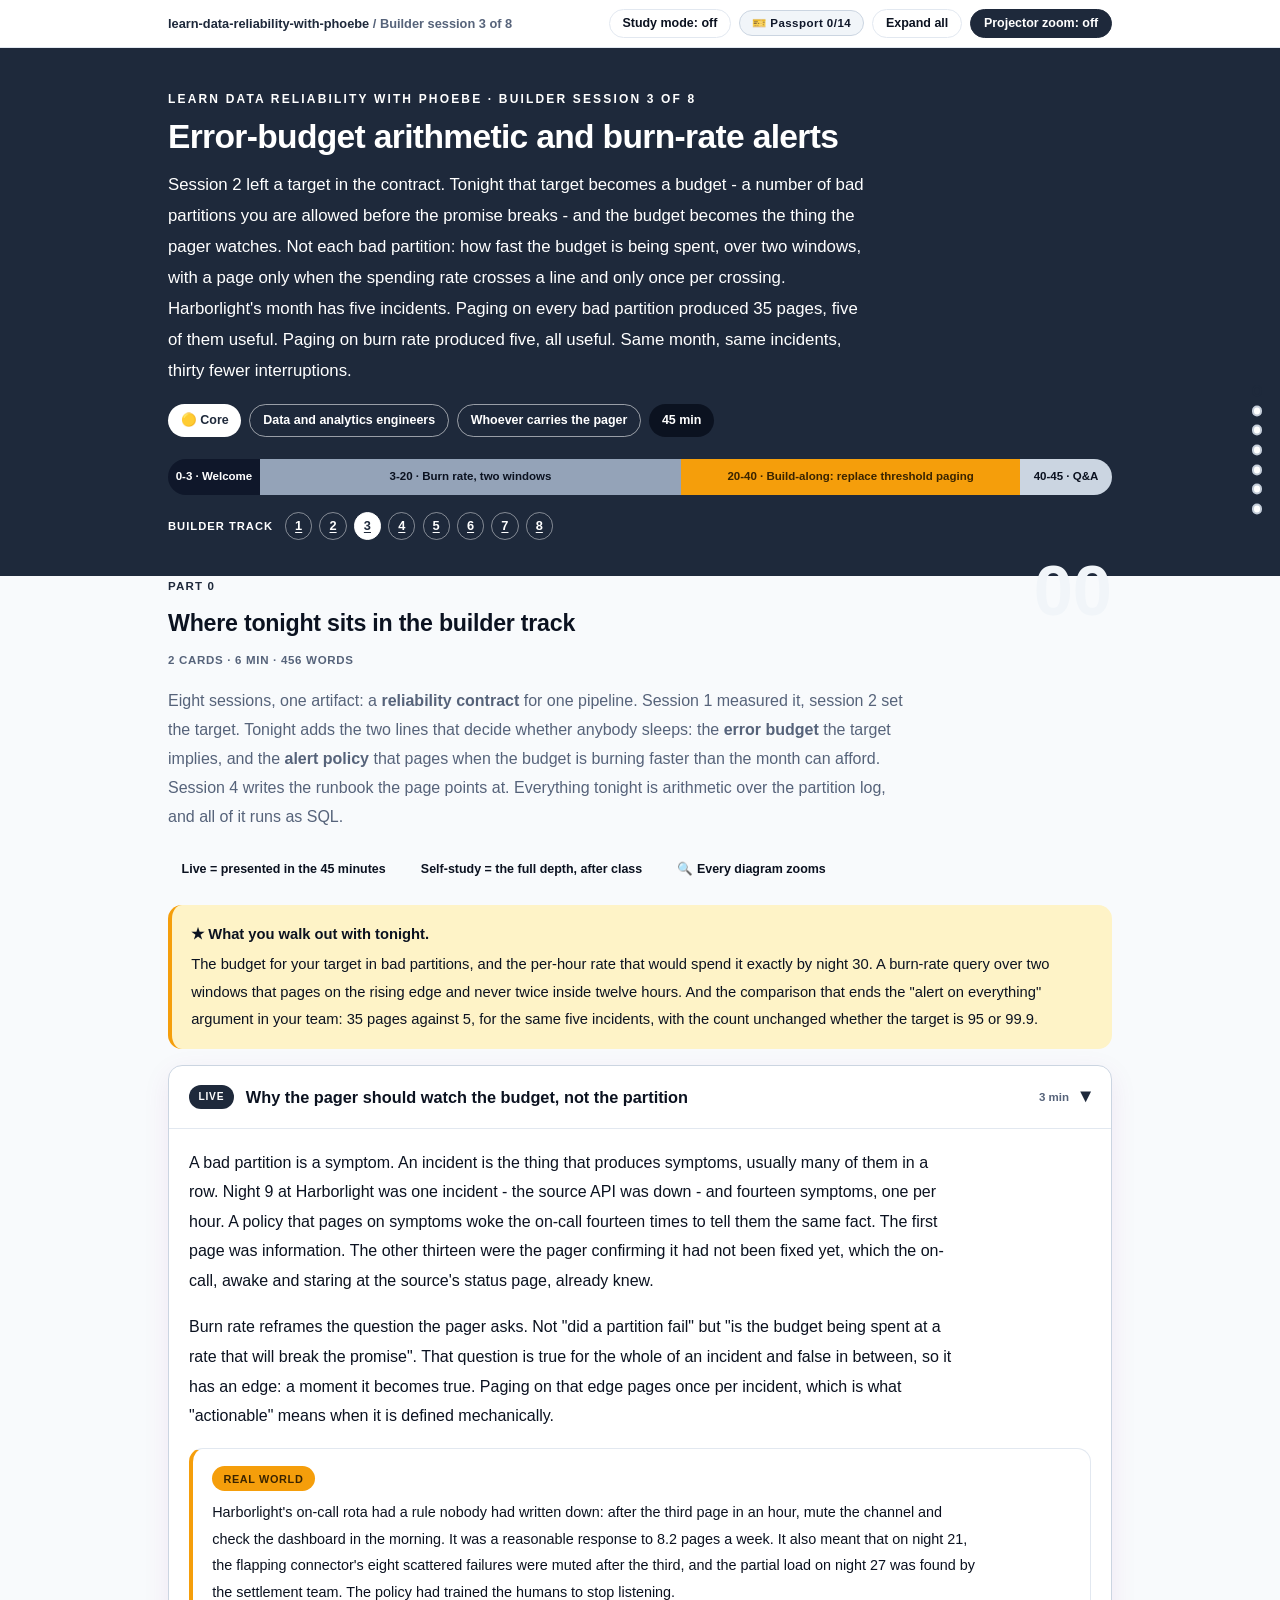
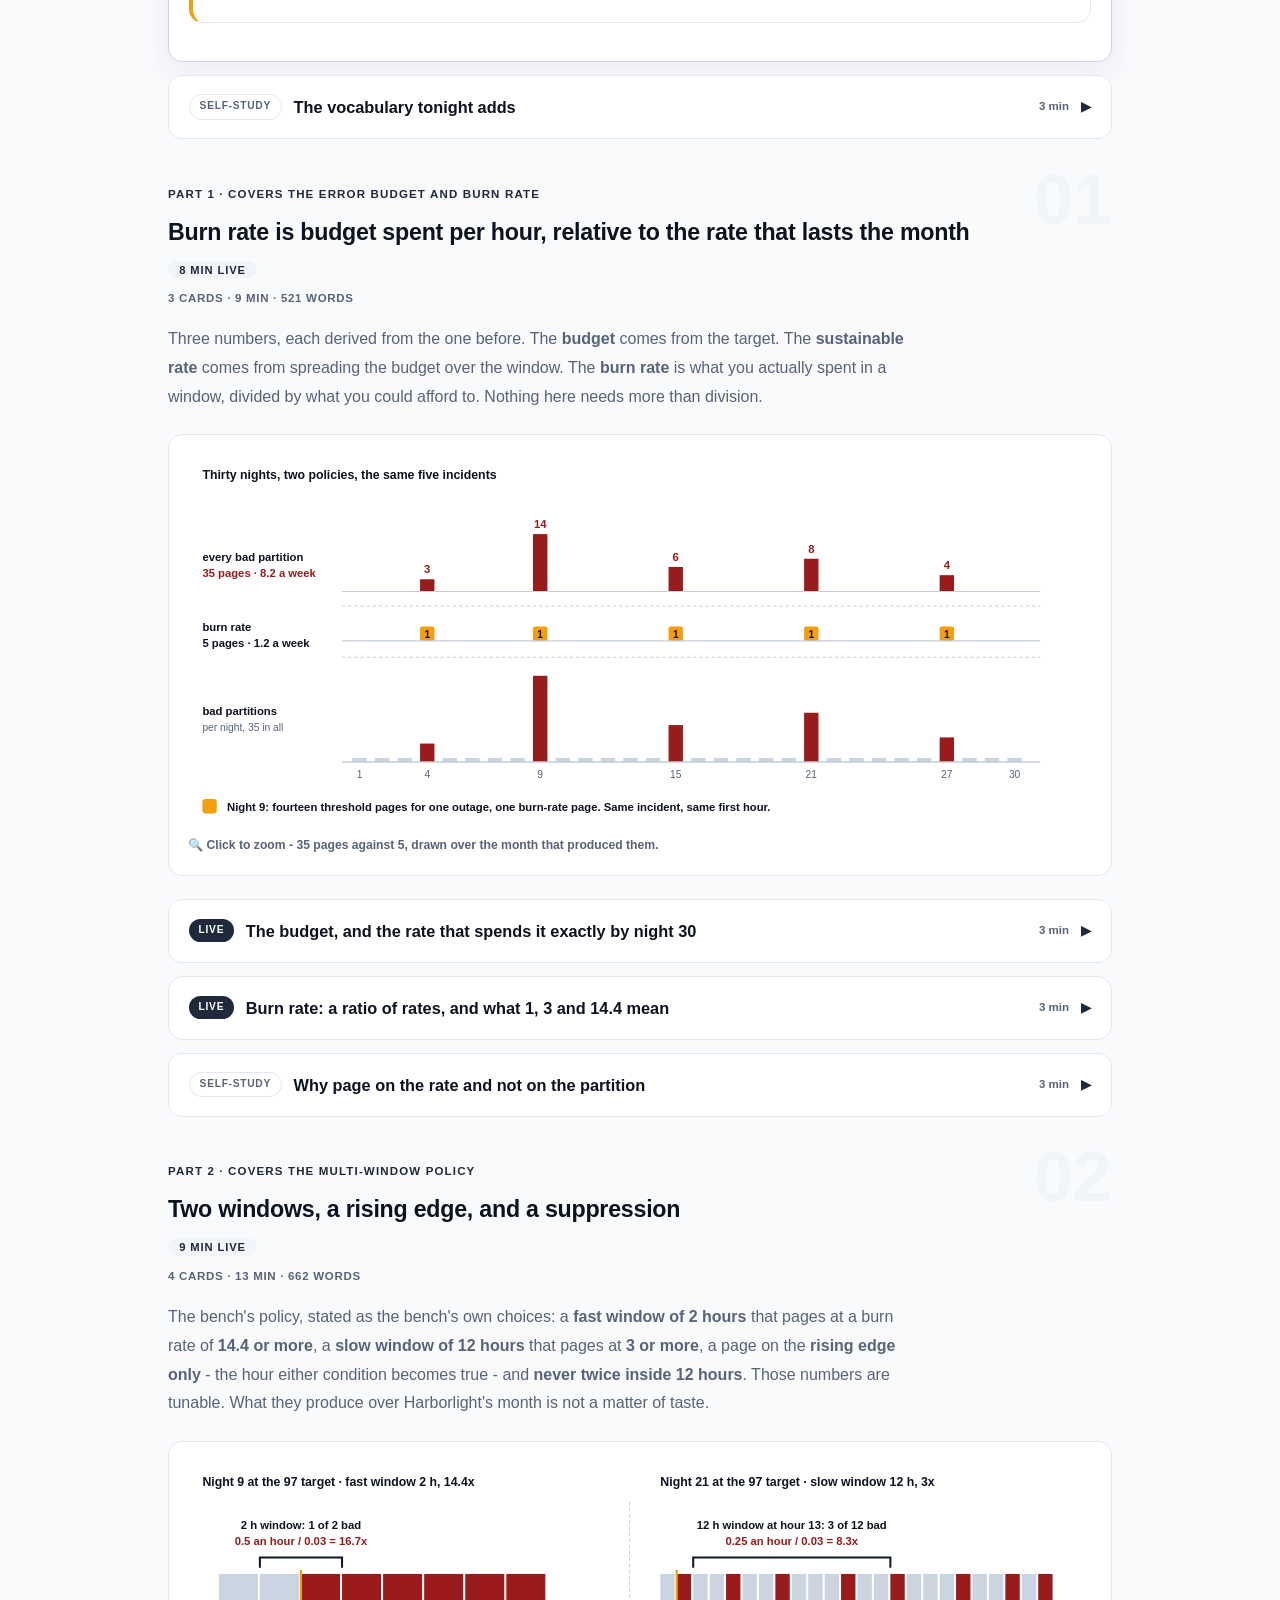
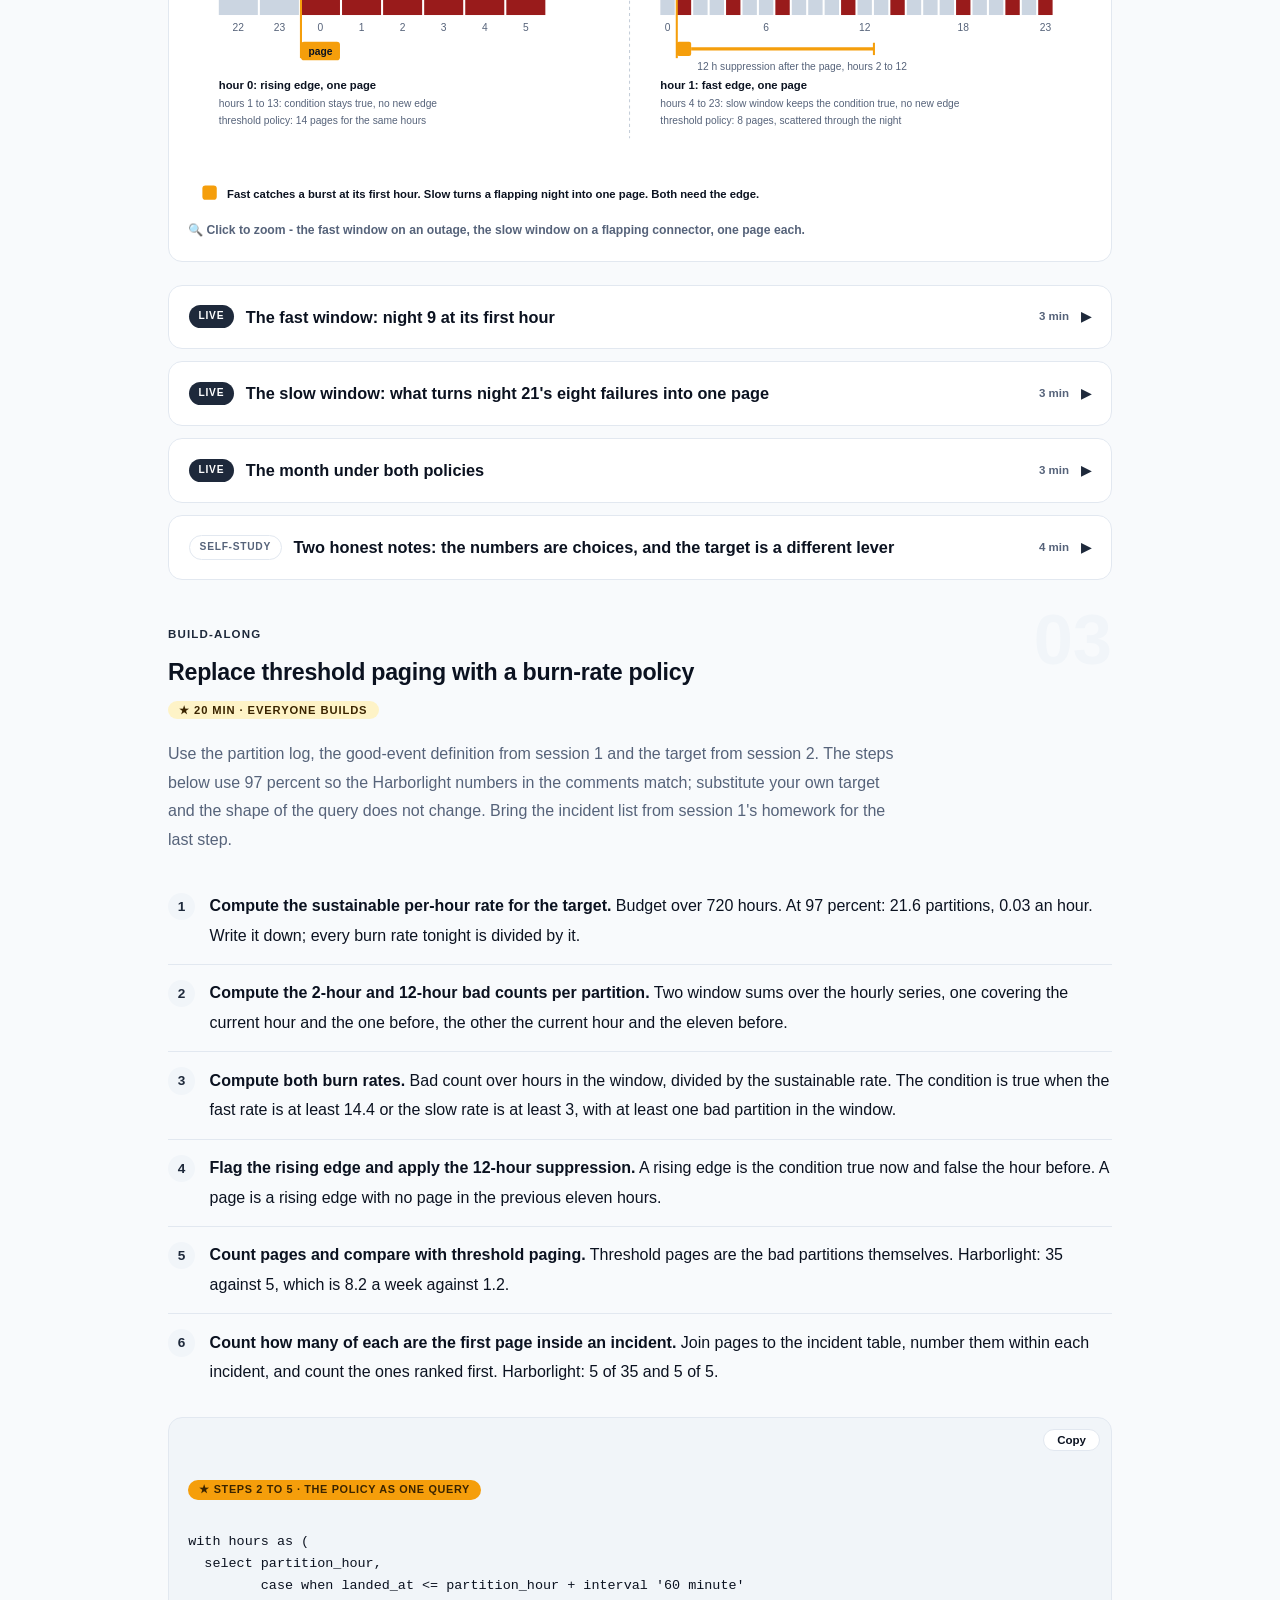
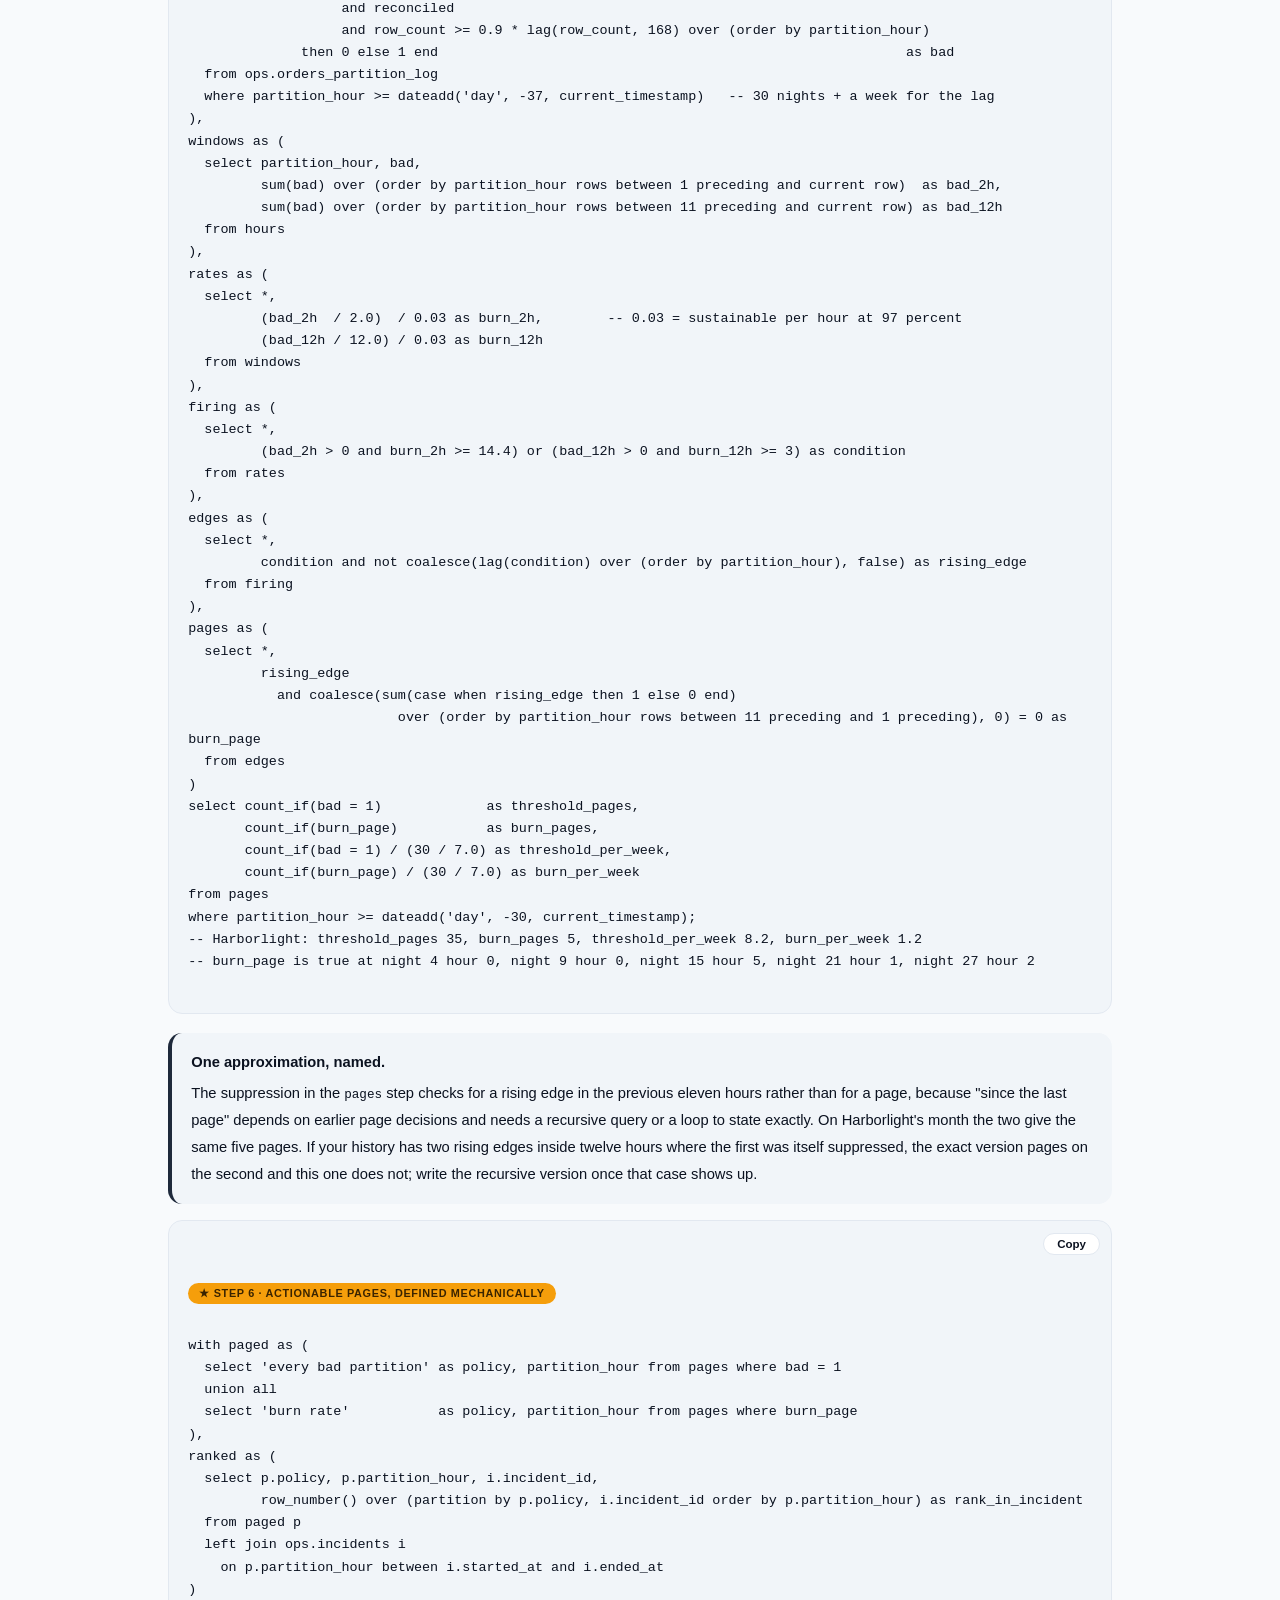
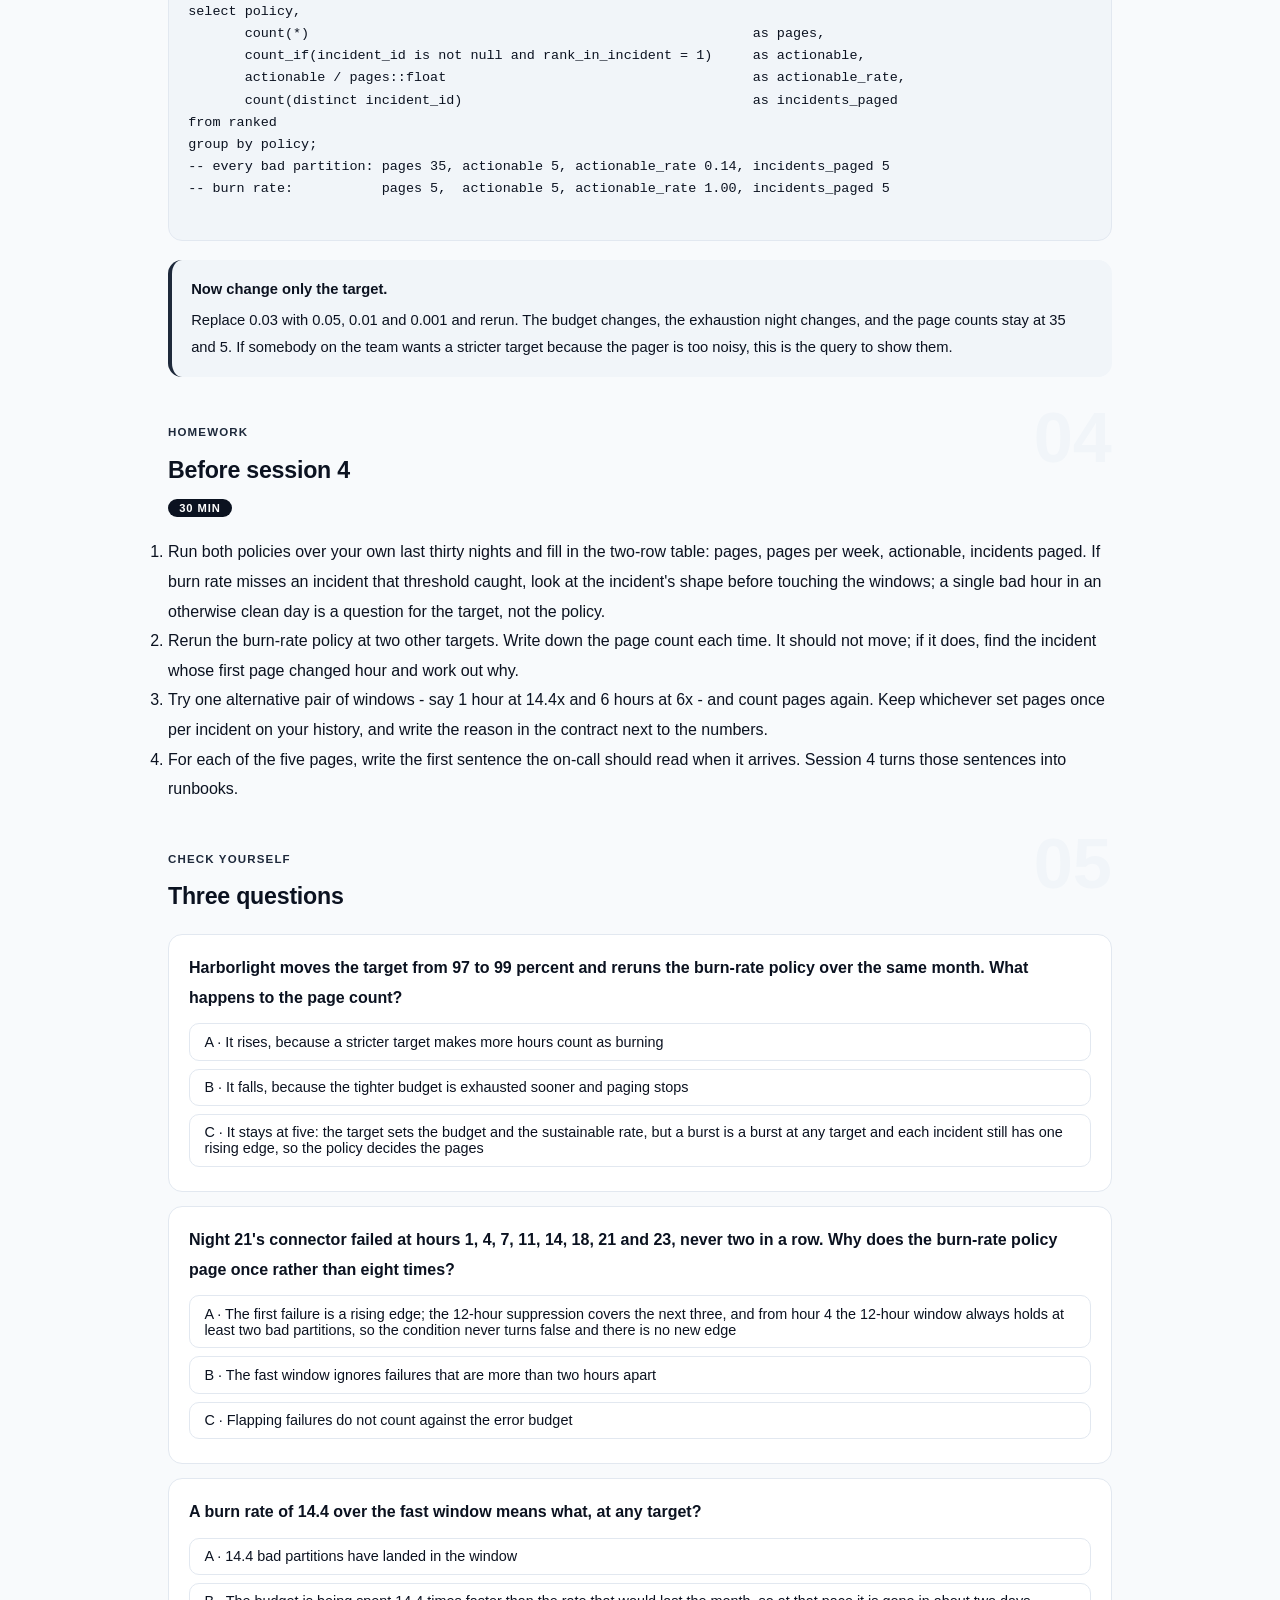
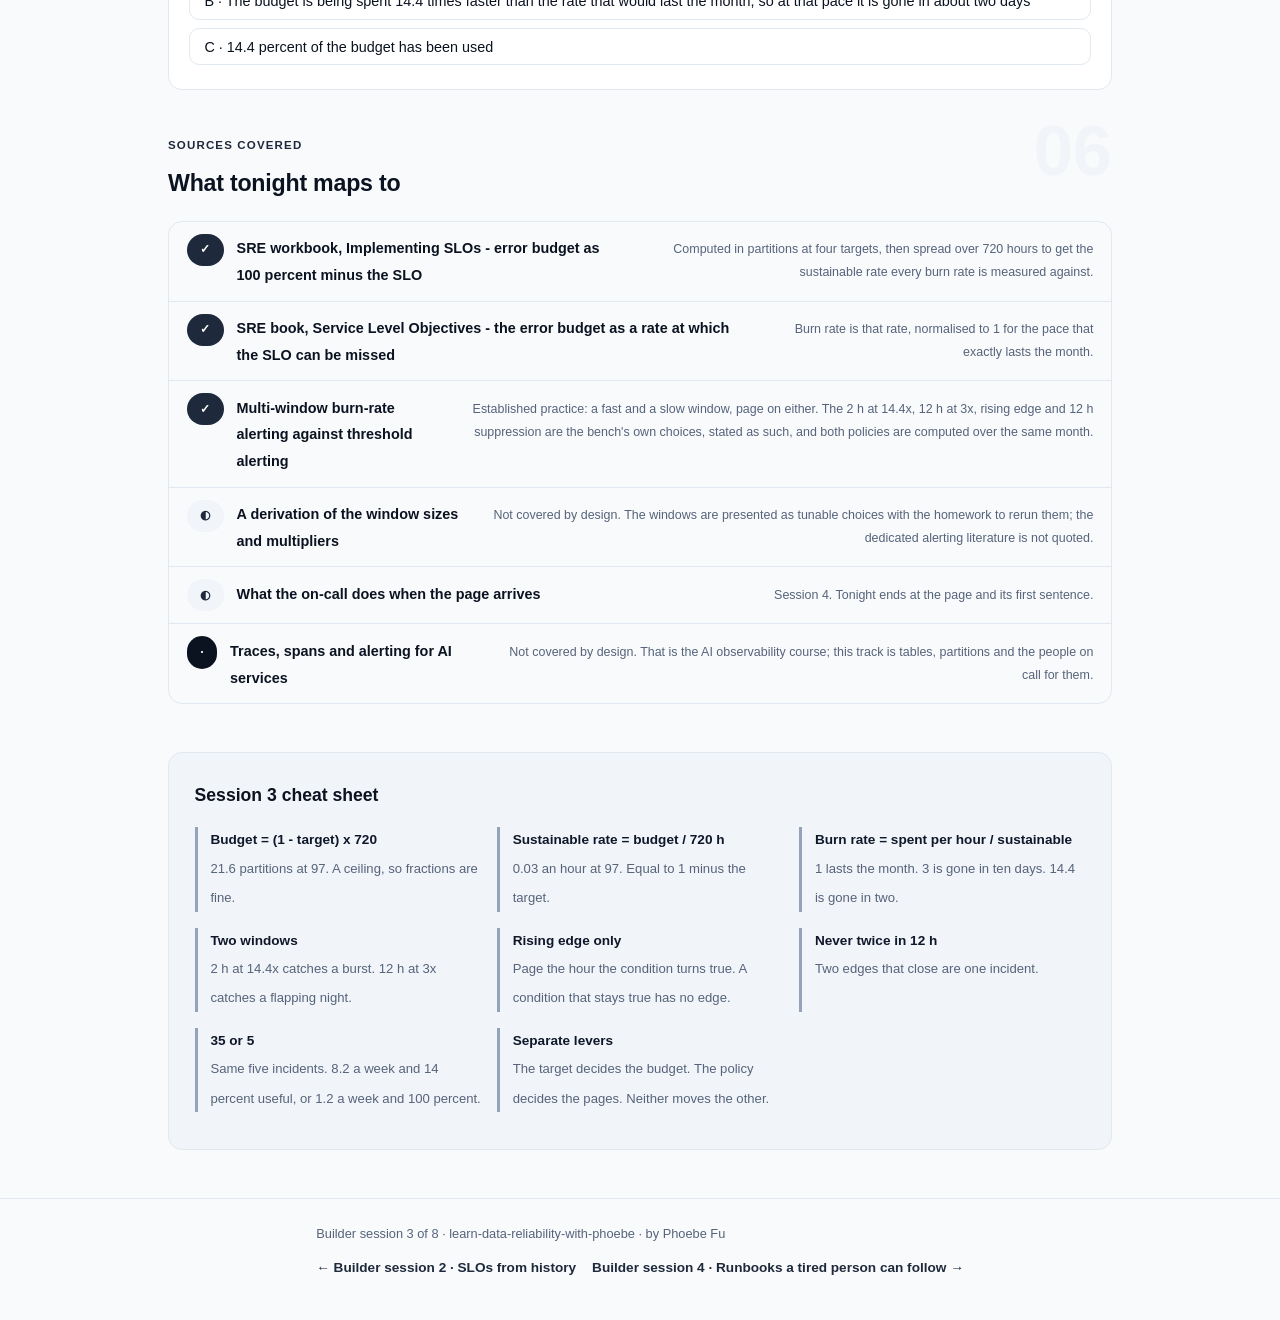
<file: courses/b3-burn-rate-alerts.html>
<!DOCTYPE html>
<html lang="en">
<head>
<meta charset="UTF-8">
<meta name="viewport" content="width=device-width, initial-scale=1.0">
<!-- social:start -->
<meta name="description" content="Builder session 3 of 8. The error budget as bad partitions, the sustainable rate that lasts the month, burn rate over a fast and a slow window, and paging on the rising edge with a suppression. Same five incidents: 35 pages under threshold paging, 5 under burn rate, and the count does not move when the target does.">
<meta property="og:type" content="article">
<meta property="og:site_name" content="Learn with Phoebe">
<meta property="og:title" content="Error-budget arithmetic and burn-rate alerts - learn data reliability with phoebe">
<meta property="og:description" content="Builder session 3 of 8. Page on the incident, not on every symptom of it. 35 pages or 5, for the same five incidents.">
<meta property="og:url" content="https://phoebefu6.github.io/learn-data-reliability-with-phoebe/courses/b3-burn-rate-alerts.html">
<meta property="og:image" content="https://phoebefu6.github.io/learn-data-reliability-with-phoebe/assets/og-cover.png">
<meta property="og:image:width" content="1200">
<meta property="og:image:height" content="630">
<meta name="twitter:card" content="summary_large_image">
<meta name="twitter:title" content="Error-budget arithmetic and burn-rate alerts - learn data reliability with phoebe">
<meta name="twitter:description" content="Two windows, a rising edge and a suppression, computed over thirty real nights.">
<meta name="twitter:image" content="https://phoebefu6.github.io/learn-data-reliability-with-phoebe/assets/og-cover.png">
<!-- social:end -->
<title>Builder session 3 · Error-budget arithmetic and burn-rate alerts - learn data reliability with phoebe</title>
<link rel="stylesheet" href="../assets/style.css?v=24">
</head>
<body>

<div class="toolbar">
  <div class="wrap">
    <span class="crumb"><a href="../index.html">learn-data-reliability-with-phoebe</a> / Builder session 3 of 8</span>
    <button class="btn" id="toggle-all" type="button">Expand all</button>
    <button class="btn primary" id="zoom-toggle" type="button">Projector zoom: off</button>
  </div>
</div>

<header class="masthead">
  <div class="wrap">
    <div class="eyebrow">Learn Data Reliability with Phoebe · Builder session 3 of 8</div>
    <h1>Error-budget arithmetic and <span class="accent">burn-rate</span> alerts</h1>
    <p class="sub">Session 2 left a target in the contract. Tonight that target becomes a budget - a number of bad partitions you are allowed before the promise breaks - and the budget becomes the thing the pager watches. Not each bad partition: how fast the budget is being spent, over two windows, with a page only when the spending rate crosses a line and only once per crossing. Harborlight's month has five incidents. Paging on every bad partition produced 35 pages, five of them useful. Paging on burn rate produced five, all useful. Same month, same incidents, thirty fewer interruptions.</p>
    <div class="chip-row">
      <span class="chip level">🟡 Core</span>
      <span class="chip audience">Data and analytics engineers</span>
      <span class="chip audience">Whoever carries the pager</span>
      <span class="chip time">45 min</span>
    </div>
    <div class="agenda">
      <span class="a1" style="flex:1">0-3 · Welcome</span>
      <span class="a2" style="flex:5">3-20 · Burn rate, two windows</span>
      <span class="a3" style="flex:4">20-40 · Build-along: replace threshold paging</span>
      <span class="a4" style="flex:1">40-45 · Q&amp;A</span>
    </div>
  </div>
</header>

<main class="wrap">

  <!-- ============ INTRO ============ -->
  <section class="section" id="intro">
    <div class="section-kicker">
      <span class="klabel">Part 0</span>
      <h2>Where tonight sits in the builder track</h2>
    </div>
    <p class="lede">Eight sessions, one artifact: a <strong>reliability contract</strong> for one pipeline. Session 1 measured it, session 2 set the target. Tonight adds the two lines that decide whether anybody sleeps: the <strong>error budget</strong> the target implies, and the <strong>alert policy</strong> that pages when the budget is burning faster than the month can afford. Session 4 writes the runbook the page points at. Everything tonight is arithmetic over the partition log, and all of it runs as SQL.</p>

    <div class="legend">
      <span class="pill">Live = presented in the 45 minutes</span>
      <span class="pill">Self-study = the full depth, after class</span>
      <span class="pill">🔍 Every diagram zooms</span>
    </div>

    <div class="callout win">
      <p><strong>★ What you walk out with tonight.</strong> The budget for your target in bad partitions, and the per-hour rate that would spend it exactly by night 30. A burn-rate query over two windows that pages on the rising edge and never twice inside twelve hours. And the comparison that ends the "alert on everything" argument in your team: 35 pages against 5, for the same five incidents, with the count unchanged whether the target is 95 or 99.9.</p>
    </div>

    <details class="card" open>
      <summary><span class="mode live">Live</span>Why the pager should watch the budget, not the partition<span class="mini">3 min</span><span class="caret">▶</span></summary>
      <div class="body">
        <p>A bad partition is a symptom. An incident is the thing that produces symptoms, usually many of them in a row. Night 9 at Harborlight was one incident - the source API was down - and fourteen symptoms, one per hour. A policy that pages on symptoms woke the on-call fourteen times to tell them the same fact. The first page was information. The other thirteen were the pager confirming it had not been fixed yet, which the on-call, awake and staring at the source's status page, already knew.</p>
        <p>Burn rate reframes the question the pager asks. Not "did a partition fail" but "is the budget being spent at a rate that will break the promise". That question is true for the whole of an incident and false in between, so it has an edge: a moment it becomes true. Paging on that edge pages once per incident, which is what "actionable" means when it is defined mechanically.</p>
        <div class="callout example">
          <span class="ex-pill">Real world</span>
          <p>Harborlight's on-call rota had a rule nobody had written down: after the third page in an hour, mute the channel and check the dashboard in the morning. It was a reasonable response to 8.2 pages a week. It also meant that on night 21, the flapping connector's eight scattered failures were muted after the third, and the partial load on night 27 was found by the settlement team. The policy had trained the humans to stop listening.</p>
        </div>
      </div>
    </details>

    <details class="card">
      <summary><span class="mode self">Self-study</span>The vocabulary tonight adds<span class="mini">3 min</span><span class="caret">▶</span></summary>
      <div class="body">
        <ul>
          <li><strong>Error budget</strong> - one hundred percent minus the target, times the events in the window. At 97 percent over 720 partitions: 21.6 bad partitions.</li>
          <li><strong>Sustainable rate</strong> - the budget spread evenly over the window's hours. 21.6 over 720 hours is 0.03 bad partitions an hour. Spend at exactly that rate and the budget is gone at the stroke of night 30, which is the definition of keeping the promise with nothing to spare.</li>
          <li><strong>Burn rate</strong> - the actual spending rate over a window, divided by the sustainable rate. A burn rate of 1 lasts the month. A burn rate of 14.4 exhausts the budget in about two days. A burn rate of 3 exhausts it in about ten.</li>
          <li><strong>Fast window and slow window</strong> - two lookbacks over the same hourly series. The fast one catches a burst; the slow one catches a smoulder that no single hour would flag.</li>
          <li><strong>Rising edge</strong> - the hour the paging condition turns from false to true. The page fires here and nowhere else.</li>
          <li><strong>Suppression</strong> - a minimum gap between pages. Twelve hours here: a second rising edge inside that gap is the same incident wearing a new hour.</li>
          <li><strong>Actionable</strong> - the first page inside a real incident. Defined mechanically so the two policies can be compared without arguing about how the human felt.</li>
        </ul>
      </div>
    </details>
  </section>

  <!-- ============ PART 1 ============ -->
  <section class="section" id="part-1">
    <div class="section-kicker">
      <span class="klabel">Part 1 · covers the error budget and burn rate</span>
      <h2>Burn rate is budget spent per hour, relative to the rate that lasts the month</h2>
      <span class="tag concept">8 min live</span>
    </div>
    <p class="lede">Three numbers, each derived from the one before. The <strong>budget</strong> comes from the target. The <strong>sustainable rate</strong> comes from spreading the budget over the window. The <strong>burn rate</strong> is what you actually spent in a window, divided by what you could afford to. Nothing here needs more than division.</p>

    <figure class="zoomable">
      <svg viewBox="0 0 880 360" xmlns="http://www.w3.org/2000/svg" role="img" aria-label="Thirty nights as a strip. Bottom row: bad partitions per night as bars, 3 on night 4, 14 on night 9, 6 on night 15, 8 on night 21, 4 on night 27. Middle row: burn-rate pages, one amber square on each of the five incident nights, five pages in total. Top row: threshold pages stacked per night, 3, 14, 6, 8 and 4, thirty-five in total.">
        <style>
          .b3aH { font: 800 12px Inter, sans-serif; fill: #0B1220; }
          .b3aB { font: 400 10px Inter, sans-serif; fill: #56637A; }
          .b3aL { font: 700 11px Inter, sans-serif; fill: #0B1220; }
          .b3aR { font: 800 11px Inter, sans-serif; fill: #991B1B; }
          .b3aN { font: 700 11px Inter, sans-serif; fill: #0B1220; }
          .b3aK { font: 800 10px Inter, sans-serif; fill: #0B1220; }
        </style>

        <text class="b3aH" x="14" y="24">Thirty nights, two policies, the same five incidents</text>

        <text class="b3aL" x="14" y="104">every bad partition</text>
        <text class="b3aR" x="14" y="120">35 pages · 8.2 a week</text>
        <rect x="226" y="122" width="14" height="12" fill="#991B1B"></rect>
        <text class="b3aR" x="233" y="116" text-anchor="middle">3</text>
        <rect x="336" y="78" width="14" height="56" fill="#991B1B"></rect>
        <text class="b3aR" x="343" y="72" text-anchor="middle">14</text>
        <rect x="468" y="110" width="14" height="24" fill="#991B1B"></rect>
        <text class="b3aR" x="475" y="104" text-anchor="middle">6</text>
        <rect x="600" y="102" width="14" height="32" fill="#991B1B"></rect>
        <text class="b3aR" x="607" y="96" text-anchor="middle">8</text>
        <rect x="732" y="118" width="14" height="16" fill="#991B1B"></rect>
        <text class="b3aR" x="739" y="112" text-anchor="middle">4</text>
        <line x1="150" y1="134" x2="830" y2="134" stroke="#C4CDD9" stroke-width="1"></line>

        <line x1="150" y1="148" x2="830" y2="148" stroke="#C4CDD9" stroke-width="1" stroke-dasharray="3 3"></line>

        <text class="b3aL" x="14" y="172">burn rate</text>
        <text class="b3aL" x="14" y="188">5 pages · 1.2 a week</text>
        <rect x="226" y="168" width="14" height="14" rx="2" fill="#F59E0B"></rect>
        <text class="b3aK" x="233" y="179" text-anchor="middle">1</text>
        <rect x="336" y="168" width="14" height="14" rx="2" fill="#F59E0B"></rect>
        <text class="b3aK" x="343" y="179" text-anchor="middle">1</text>
        <rect x="468" y="168" width="14" height="14" rx="2" fill="#F59E0B"></rect>
        <text class="b3aK" x="475" y="179" text-anchor="middle">1</text>
        <rect x="600" y="168" width="14" height="14" rx="2" fill="#F59E0B"></rect>
        <text class="b3aK" x="607" y="179" text-anchor="middle">1</text>
        <rect x="732" y="168" width="14" height="14" rx="2" fill="#F59E0B"></rect>
        <text class="b3aK" x="739" y="179" text-anchor="middle">1</text>
        <line x1="150" y1="182" x2="830" y2="182" stroke="#C4CDD9" stroke-width="1"></line>

        <line x1="150" y1="198" x2="830" y2="198" stroke="#C4CDD9" stroke-width="1" stroke-dasharray="3 3"></line>

        <text class="b3aL" x="14" y="254">bad partitions</text>
        <text class="b3aB" x="14" y="270">per night, 35 in all</text>
        <rect x="160" y="296" width="14" height="4" fill="#CBD5E1"></rect>
        <rect x="182" y="296" width="14" height="4" fill="#CBD5E1"></rect>
        <rect x="204" y="296" width="14" height="4" fill="#CBD5E1"></rect>
        <rect x="226" y="282" width="14" height="18" fill="#991B1B"></rect>
        <rect x="248" y="296" width="14" height="4" fill="#CBD5E1"></rect>
        <rect x="270" y="296" width="14" height="4" fill="#CBD5E1"></rect>
        <rect x="292" y="296" width="14" height="4" fill="#CBD5E1"></rect>
        <rect x="314" y="296" width="14" height="4" fill="#CBD5E1"></rect>
        <rect x="336" y="216" width="14" height="84" fill="#991B1B"></rect>
        <rect x="358" y="296" width="14" height="4" fill="#CBD5E1"></rect>
        <rect x="380" y="296" width="14" height="4" fill="#CBD5E1"></rect>
        <rect x="402" y="296" width="14" height="4" fill="#CBD5E1"></rect>
        <rect x="424" y="296" width="14" height="4" fill="#CBD5E1"></rect>
        <rect x="446" y="296" width="14" height="4" fill="#CBD5E1"></rect>
        <rect x="468" y="264" width="14" height="36" fill="#991B1B"></rect>
        <rect x="490" y="296" width="14" height="4" fill="#CBD5E1"></rect>
        <rect x="512" y="296" width="14" height="4" fill="#CBD5E1"></rect>
        <rect x="534" y="296" width="14" height="4" fill="#CBD5E1"></rect>
        <rect x="556" y="296" width="14" height="4" fill="#CBD5E1"></rect>
        <rect x="578" y="296" width="14" height="4" fill="#CBD5E1"></rect>
        <rect x="600" y="252" width="14" height="48" fill="#991B1B"></rect>
        <rect x="622" y="296" width="14" height="4" fill="#CBD5E1"></rect>
        <rect x="644" y="296" width="14" height="4" fill="#CBD5E1"></rect>
        <rect x="666" y="296" width="14" height="4" fill="#CBD5E1"></rect>
        <rect x="688" y="296" width="14" height="4" fill="#CBD5E1"></rect>
        <rect x="710" y="296" width="14" height="4" fill="#CBD5E1"></rect>
        <rect x="732" y="276" width="14" height="24" fill="#991B1B"></rect>
        <rect x="754" y="296" width="14" height="4" fill="#CBD5E1"></rect>
        <rect x="776" y="296" width="14" height="4" fill="#CBD5E1"></rect>
        <rect x="798" y="296" width="14" height="4" fill="#CBD5E1"></rect>
        <line x1="150" y1="300" x2="830" y2="300" stroke="#C4CDD9" stroke-width="1.5"></line>

        <text class="b3aB" x="167" y="316" text-anchor="middle">1</text>
        <text class="b3aB" x="233" y="316" text-anchor="middle">4</text>
        <text class="b3aB" x="343" y="316" text-anchor="middle">9</text>
        <text class="b3aB" x="475" y="316" text-anchor="middle">15</text>
        <text class="b3aB" x="607" y="316" text-anchor="middle">21</text>
        <text class="b3aB" x="739" y="316" text-anchor="middle">27</text>
        <text class="b3aB" x="805" y="316" text-anchor="middle">30</text>

        <rect x="14" y="336" width="14" height="14" rx="3" fill="#F59E0B"></rect>
        <text class="b3aN" x="38" y="348">Night 9: fourteen threshold pages for one outage, one burn-rate page. Same incident, same first hour.</text>
      </svg>
      <figcaption>🔍 Click to zoom - 35 pages against 5, drawn over the month that produced them.</figcaption>
    </figure>

    <details class="card">
      <summary><span class="mode live">Live</span>The budget, and the rate that spends it exactly by night 30<span class="mini">3 min</span><span class="caret">▶</span></summary>
      <div class="body">
        <p>The budget is <code class="mono">(1 - target) * 720</code> partitions. At 97 percent that is 21.6; at 95 it is 36; at 99 it is 7.2; at 99.9 it is 0.72. Fractions are fine - the budget is a ceiling, not a count of things that happen.</p>
        <p>The sustainable rate is the budget divided by the hours in the window: <code class="mono">21.6 / 720 = 0.03</code> bad partitions an hour at 97 percent. It is the same as <code class="mono">1 - target</code>, which is a useful sanity check. A pipeline that failed exactly 3 percent of its hours, evenly, would arrive at night 30 with a budget of zero and a promise intact. Nothing fails evenly, which is why the next number exists.</p>
        <div class="prompt-box good">
          <span class="label">★ Try it now</span>
select 0.97                    as target,
       (1 - 0.97) * 720        as budget_partitions,
       (1 - 0.97) * 720 / 720  as sustainable_per_hour;
-- budget_partitions 21.6 · sustainable_per_hour 0.03
        </div>
      </div>
    </details>

    <details class="card">
      <summary><span class="mode live">Live</span>Burn rate: a ratio of rates, and what 1, 3 and 14.4 mean<span class="mini">3 min</span><span class="caret">▶</span></summary>
      <div class="body">
        <p>Over any window, the burn rate is <code class="mono">(bad partitions in the window / hours in the window) / sustainable_per_hour</code>. It is a rate divided by a rate, so it is unitless, and it reads directly as "how many times faster than the month can afford".</p>
        <ul>
          <li><strong>Burn rate 1</strong> - spending at exactly the sustainable rate. The budget is gone at the end of the month and not a moment before. This is the promise kept with nothing left over.</li>
          <li><strong>Burn rate 3</strong> - three times too fast. 720 hours divided by 3 is 240 hours: the budget would be gone in about ten days if it kept up.</li>
          <li><strong>Burn rate 14.4</strong> - 720 divided by 14.4 is 50 hours. About two days. This is the rate that means "something is wrong right now", not "the month is drifting".</li>
        </ul>
        <p>At 97 percent, one bad partition in a two-hour window is 0.5 an hour, which is <code class="mono">0.5 / 0.03 = 16.7</code> times sustainable. A single bad hour already clears 14.4. That is not a flaw; a pipeline promising 97 percent really is in trouble the hour it starts failing, and the window's job is to say so once.</p>
      </div>
    </details>

    <details class="card">
      <summary><span class="mode self">Self-study</span>Why page on the rate and not on the partition<span class="mini">3 min</span><span class="caret">▶</span></summary>
      <div class="body">
        <ul>
          <li><strong>A rate has an edge; a partition does not.</strong> "Bad partition" is a fact about one hour, and the next hour produces a fresh one. "Burning at 14.4x" is a condition that is true for a stretch and then false, so it has one moment of becoming true. Paging on that moment is paging on the incident.</li>
          <li><strong>The rate carries the target's meaning.</strong> A threshold page says a partition failed. A burn-rate page says the promise made in session 2 is at risk. The second one tells the on-call how urgent it is; the first one cannot.</li>
          <li><strong>The rate sees what one hour cannot.</strong> Night 21's connector failed eight times, never two hours in a row. No single hour looked like an outage. Over twelve hours the pipeline was burning at several times the sustainable rate, and only a window that long can see it.</li>
          <li><strong>Repeats train people to mute.</strong> Thirteen pages saying "still down" are not thirteen pieces of information; they are the reason the fourth page of the next incident gets ignored.</li>
        </ul>
      </div>
    </details>
  </section>

  <!-- ============ PART 2 ============ -->
  <section class="section" id="part-2">
    <div class="section-kicker">
      <span class="klabel">Part 2 · covers the multi-window policy</span>
      <h2>Two windows, a rising edge, and a suppression</h2>
      <span class="tag concept">9 min live</span>
    </div>
    <p class="lede">The bench's policy, stated as the bench's own choices: a <strong>fast window of 2 hours</strong> that pages at a burn rate of <strong>14.4 or more</strong>, a <strong>slow window of 12 hours</strong> that pages at <strong>3 or more</strong>, a page on the <strong>rising edge only</strong> - the hour either condition becomes true - and <strong>never twice inside 12 hours</strong>. Those numbers are tunable. What they produce over Harborlight's month is not a matter of taste.</p>

    <figure class="zoomable">
      <svg viewBox="0 0 880 340" xmlns="http://www.w3.org/2000/svg" role="img" aria-label="Left panel: the first hours of night 9 as cells, two clean then six bad, with a two-hour bracket over the first bad hour showing one of two bad at 16.7 times sustainable, and a page marked at that hour. Right panel: all 24 hours of night 21 with eight scattered bad cells, a twelve-hour bracket showing three of twelve bad at 8.3 times, a page at hour 1, and a twelve-hour suppression bar after it.">
        <style>
          .b3bH { font: 800 12px Inter, sans-serif; fill: #0B1220; }
          .b3bB { font: 400 10px Inter, sans-serif; fill: #56637A; }
          .b3bL { font: 700 11px Inter, sans-serif; fill: #0B1220; }
          .b3bR { font: 800 11px Inter, sans-serif; fill: #991B1B; }
          .b3bN { font: 700 11px Inter, sans-serif; fill: #0B1220; }
          .b3bK { font: 800 10px Inter, sans-serif; fill: #0B1220; }
        </style>

        <text class="b3bH" x="14" y="24">Night 9 at the 97 target · fast window 2 h, 14.4x</text>
        <text class="b3bL" x="110" y="66" text-anchor="middle">2 h window: 1 of 2 bad</text>
        <text class="b3bR" x="110" y="82" text-anchor="middle">0.5 an hour / 0.03 = 16.7x</text>
        <path d="M70,104 L70,94 L150,94 L150,104" fill="none" stroke="#0F172A" stroke-width="2"></path>
        <rect x="30" y="110" width="38" height="40" fill="#CBD5E1"></rect>
        <rect x="70" y="110" width="38" height="40" fill="#CBD5E1"></rect>
        <rect x="110" y="110" width="38" height="40" fill="#991B1B"></rect>
        <rect x="150" y="110" width="38" height="40" fill="#991B1B"></rect>
        <rect x="190" y="110" width="38" height="40" fill="#991B1B"></rect>
        <rect x="230" y="110" width="38" height="40" fill="#991B1B"></rect>
        <rect x="270" y="110" width="38" height="40" fill="#991B1B"></rect>
        <rect x="310" y="110" width="38" height="40" fill="#991B1B"></rect>
        <text class="b3bB" x="49" y="166" text-anchor="middle">22</text>
        <text class="b3bB" x="89" y="166" text-anchor="middle">23</text>
        <text class="b3bB" x="129" y="166" text-anchor="middle">0</text>
        <text class="b3bB" x="169" y="166" text-anchor="middle">1</text>
        <text class="b3bB" x="209" y="166" text-anchor="middle">2</text>
        <text class="b3bB" x="249" y="166" text-anchor="middle">3</text>
        <text class="b3bB" x="289" y="166" text-anchor="middle">4</text>
        <text class="b3bB" x="329" y="166" text-anchor="middle">5</text>
        <line x1="110" y1="106" x2="110" y2="192" stroke="#F59E0B" stroke-width="2"></line>
        <rect x="110" y="176" width="38" height="18" rx="3" fill="#F59E0B"></rect>
        <text class="b3bK" x="129" y="189" text-anchor="middle">page</text>
        <text class="b3bL" x="30" y="222">hour 0: rising edge, one page</text>
        <text class="b3bB" x="30" y="240">hours 1 to 13: condition stays true, no new edge</text>
        <text class="b3bB" x="30" y="256">threshold policy: 14 pages for the same hours</text>

        <line x1="430" y1="40" x2="430" y2="270" stroke="#C4CDD9" stroke-width="1" stroke-dasharray="3 3"></line>

        <text class="b3bH" x="460" y="24">Night 21 at the 97 target · slow window 12 h, 3x</text>
        <text class="b3bL" x="588" y="66" text-anchor="middle">12 h window at hour 13: 3 of 12 bad</text>
        <text class="b3bR" x="588" y="82" text-anchor="middle">0.25 an hour / 0.03 = 8.3x</text>
        <path d="M492,104 L492,94 L684,94 L684,104" fill="none" stroke="#0F172A" stroke-width="2"></path>
        <rect x="460" y="110" width="14" height="40" fill="#CBD5E1"></rect>
        <rect x="476" y="110" width="14" height="40" fill="#991B1B"></rect>
        <rect x="492" y="110" width="14" height="40" fill="#CBD5E1"></rect>
        <rect x="508" y="110" width="14" height="40" fill="#CBD5E1"></rect>
        <rect x="524" y="110" width="14" height="40" fill="#991B1B"></rect>
        <rect x="540" y="110" width="14" height="40" fill="#CBD5E1"></rect>
        <rect x="556" y="110" width="14" height="40" fill="#CBD5E1"></rect>
        <rect x="572" y="110" width="14" height="40" fill="#991B1B"></rect>
        <rect x="588" y="110" width="14" height="40" fill="#CBD5E1"></rect>
        <rect x="604" y="110" width="14" height="40" fill="#CBD5E1"></rect>
        <rect x="620" y="110" width="14" height="40" fill="#CBD5E1"></rect>
        <rect x="636" y="110" width="14" height="40" fill="#991B1B"></rect>
        <rect x="652" y="110" width="14" height="40" fill="#CBD5E1"></rect>
        <rect x="668" y="110" width="14" height="40" fill="#CBD5E1"></rect>
        <rect x="684" y="110" width="14" height="40" fill="#991B1B"></rect>
        <rect x="700" y="110" width="14" height="40" fill="#CBD5E1"></rect>
        <rect x="716" y="110" width="14" height="40" fill="#CBD5E1"></rect>
        <rect x="732" y="110" width="14" height="40" fill="#CBD5E1"></rect>
        <rect x="748" y="110" width="14" height="40" fill="#991B1B"></rect>
        <rect x="764" y="110" width="14" height="40" fill="#CBD5E1"></rect>
        <rect x="780" y="110" width="14" height="40" fill="#CBD5E1"></rect>
        <rect x="796" y="110" width="14" height="40" fill="#991B1B"></rect>
        <rect x="812" y="110" width="14" height="40" fill="#CBD5E1"></rect>
        <rect x="828" y="110" width="14" height="40" fill="#991B1B"></rect>
        <text class="b3bB" x="467" y="166" text-anchor="middle">0</text>
        <text class="b3bB" x="563" y="166" text-anchor="middle">6</text>
        <text class="b3bB" x="659" y="166" text-anchor="middle">12</text>
        <text class="b3bB" x="755" y="166" text-anchor="middle">18</text>
        <text class="b3bB" x="835" y="166" text-anchor="middle">23</text>
        <line x1="476" y1="106" x2="476" y2="192" stroke="#F59E0B" stroke-width="2"></line>
        <rect x="476" y="176" width="14" height="14" rx="2" fill="#F59E0B"></rect>
        <line x1="490" y1="183" x2="668" y2="183" stroke="#F59E0B" stroke-width="3"></line>
        <line x1="668" y1="177" x2="668" y2="189" stroke="#F59E0B" stroke-width="2"></line>
        <text class="b3bB" x="496" y="204">12 h suppression after the page, hours 2 to 12</text>
        <text class="b3bL" x="460" y="222">hour 1: fast edge, one page</text>
        <text class="b3bB" x="460" y="240">hours 4 to 23: slow window keeps the condition true, no new edge</text>
        <text class="b3bB" x="460" y="256">threshold policy: 8 pages, scattered through the night</text>

        <rect x="14" y="316" width="14" height="14" rx="3" fill="#F59E0B"></rect>
        <text class="b3bN" x="38" y="328">Fast catches a burst at its first hour. Slow turns a flapping night into one page. Both need the edge.</text>
      </svg>
      <figcaption>🔍 Click to zoom - the fast window on an outage, the slow window on a flapping connector, one page each.</figcaption>
    </figure>

    <details class="card">
      <summary><span class="mode live">Live</span>The fast window: night 9 at its first hour<span class="mini">3 min</span><span class="caret">▶</span></summary>
      <div class="body">
        <p>At hour 0 of night 9 the source API went down and the partition did not land. The two-hour window now holds one bad partition in two hours: 0.5 an hour, 16.7 times the 97-percent sustainable rate, over the 14.4 line. The condition is true, it was false the hour before, and no page has fired in the last twelve hours. One page, at the first bad hour of the outage.</p>
        <p>Hours 1 through 13 are also bad, so the condition stays true through all of them. A condition that stays true has no rising edge, so no further pages. When the source came back at hour 14 the window emptied over the next two hours and the condition turned false, ready for the next incident. Under threshold paging the same fourteen hours were fourteen pages.</p>
      </div>
    </details>

    <details class="card">
      <summary><span class="mode live">Live</span>The slow window: what turns night 21's eight failures into one page<span class="mini">3 min</span><span class="caret">▶</span></summary>
      <div class="body">
        <p>Night 21's connector failed at hours 1, 4, 7, 11, 14, 18, 21 and 23. Never two in a row. The first failure at hour 1 is a rising edge on the fast window, so the page fires there. The question is what stops seven more pages, and the answer is the slow window, in two parts.</p>
        <ul>
          <li><strong>The suppression covers the first stretch.</strong> Hours 4, 7 and 11 are inside twelve hours of the page at hour 1. Even where the fast window sees a fresh edge, the policy will not page twice inside twelve hours.</li>
          <li><strong>The slow window holds the condition true for the rest.</strong> From hour 4 onward, any twelve-hour lookback holds at least two bad partitions: 2 over 12 hours is 0.17 an hour, 5.6 times sustainable, over the 3 line. So from hour 4 the condition never turns false, which means hours 14, 18, 21 and 23 are not rising edges at all. One night of flapping, one page.</li>
        </ul>
        <div class="callout example">
          <span class="ex-pill">Real world</span>
          <p>Under threshold paging, night 21 was eight pages spread over twenty-two hours, each one arriving after the previous one had been investigated and closed as a one-off. Nobody saw the pattern until the postmortem laid the hours out in a row. The twelve-hour window is that postmortem, computed live.</p>
        </div>
      </div>
    </details>

    <details class="card">
      <summary><span class="mode live">Live</span>The month under both policies<span class="mini">3 min</span><span class="caret">▶</span></summary>
      <div class="body">
        <table class="clean">
          <thead><tr><th>Alert policy</th><th>Pages in 30 nights</th><th>Pages per week</th><th>Actionable</th><th>Incidents paged</th></tr></thead>
          <tbody>
            <tr><td>No alerting</td><td>0</td><td>0</td><td>-</td><td>0 of 5</td></tr>
            <tr><td>Page on every bad partition</td><td><strong>35</strong></td><td><strong>8.2</strong></td><td>5, which is <strong>14 percent</strong></td><td>5 of 5</td></tr>
            <tr><td>Multi-window burn rate</td><td><strong>5</strong></td><td><strong>1.2</strong></td><td>5, which is <strong>100 percent</strong></td><td>5 of 5</td></tr>
          </tbody>
        </table>
        <p>Both policies catch all five incidents. The burn-rate pages land on nights 4, 9, 15, 21 and 27, each at the first bad hour of its incident at the 97 target. The thirty pages that separate the rows are the ones that told the on-call something they already knew: thirteen of them on night 9 alone.</p>
      </div>
    </details>

    <details class="card">
      <summary><span class="mode self">Self-study</span>Two honest notes: the numbers are choices, and the target is a different lever<span class="mini">4 min</span><span class="caret">▶</span></summary>
      <div class="body">
        <ul>
          <li><strong>2 hours, 12 hours, 14.4x, 3x and 12 hours of suppression are tunable.</strong> They are the bench's own choices, not a law. A shorter fast window pages sooner and risks paging on a single freak hour; a longer slow window catches slower smoulders and takes longer to clear. Change them, rerun the month, and keep whichever set pages once per incident on your own history.</li>
          <li><strong>The page count does not move when the target does.</strong> Rerun the month at 95, 99 or 99.9 and the burn-rate policy still produces five pages and the threshold policy still produces 35. The target sets the sustainable rate, which shifts exactly which hour a page lands in, but a burst is a burst at any target and the rising edge is still one edge. The target decides the budget; the policy decides the pages. They are separate levers, and tightening the first because the pager is noisy is the most common mistake in the field.</li>
          <li><strong>Every bad partition weighs the same here.</strong> A corrupt settlement total is worse than a late partition, and a mature budget would weight them. Add that once the unweighted version is running.</li>
          <li><strong>The suppression is a statement about incidents, not about noise.</strong> Twelve hours says "two rising edges this close are the same incident". If your incidents are shorter than that, shorten it.</li>
        </ul>
      </div>
    </details>
  </section>

  <!-- ============ DEMO ============ -->
  <section class="section" id="demo-1">
    <div class="section-kicker">
      <span class="klabel">Build-along</span>
      <h2>Replace threshold paging with a burn-rate policy</h2>
      <span class="tag demo">★ 20 min · everyone builds</span>
    </div>
    <p class="lede">Use the partition log, the good-event definition from session 1 and the target from session 2. The steps below use 97 percent so the Harborlight numbers in the comments match; substitute your own target and the shape of the query does not change. Bring the incident list from session 1's homework for the last step.</p>

    <div class="steps">
      <div class="step">
        <p><strong>Compute the sustainable per-hour rate for the target.</strong> Budget over 720 hours. At 97 percent: 21.6 partitions, 0.03 an hour. Write it down; every burn rate tonight is divided by it.</p>
      </div>
      <div class="step">
        <p><strong>Compute the 2-hour and 12-hour bad counts per partition.</strong> Two window sums over the hourly series, one covering the current hour and the one before, the other the current hour and the eleven before.</p>
      </div>
      <div class="step">
        <p><strong>Compute both burn rates.</strong> Bad count over hours in the window, divided by the sustainable rate. The condition is true when the fast rate is at least 14.4 or the slow rate is at least 3, with at least one bad partition in the window.</p>
      </div>
      <div class="step">
        <p><strong>Flag the rising edge and apply the 12-hour suppression.</strong> A rising edge is the condition true now and false the hour before. A page is a rising edge with no page in the previous eleven hours.</p>
      </div>
      <div class="step">
        <p><strong>Count pages and compare with threshold paging.</strong> Threshold pages are the bad partitions themselves. Harborlight: 35 against 5, which is 8.2 a week against 1.2.</p>
      </div>
      <div class="step">
        <p><strong>Count how many of each are the first page inside an incident.</strong> Join pages to the incident table, number them within each incident, and count the ones ranked first. Harborlight: 5 of 35 and 5 of 5.</p>
      </div>
    </div>

    <div class="prompt-box good">
      <span class="label">★ Steps 2 to 5 · the policy as one query</span>
with hours as (
  select partition_hour,
         case when landed_at &lt;= partition_hour + interval '60 minute'
                   and reconciled
                   and row_count &gt;= 0.9 * lag(row_count, 168) over (order by partition_hour)
              then 0 else 1 end                                                          as bad
  from ops.orders_partition_log
  where partition_hour &gt;= dateadd('day', -37, current_timestamp)   -- 30 nights + a week for the lag
),
windows as (
  select partition_hour, bad,
         sum(bad) over (order by partition_hour rows between 1 preceding and current row)  as bad_2h,
         sum(bad) over (order by partition_hour rows between 11 preceding and current row) as bad_12h
  from hours
),
rates as (
  select *,
         (bad_2h  / 2.0)  / 0.03 as burn_2h,        -- 0.03 = sustainable per hour at 97 percent
         (bad_12h / 12.0) / 0.03 as burn_12h
  from windows
),
firing as (
  select *,
         (bad_2h &gt; 0 and burn_2h &gt;= 14.4) or (bad_12h &gt; 0 and burn_12h &gt;= 3) as condition
  from rates
),
edges as (
  select *,
         condition and not coalesce(lag(condition) over (order by partition_hour), false) as rising_edge
  from firing
),
pages as (
  select *,
         rising_edge
           and coalesce(sum(case when rising_edge then 1 else 0 end)
                          over (order by partition_hour rows between 11 preceding and 1 preceding), 0) = 0 as burn_page
  from edges
)
select count_if(bad = 1)             as threshold_pages,
       count_if(burn_page)           as burn_pages,
       count_if(bad = 1) / (30 / 7.0) as threshold_per_week,
       count_if(burn_page) / (30 / 7.0) as burn_per_week
from pages
where partition_hour &gt;= dateadd('day', -30, current_timestamp);
-- Harborlight: threshold_pages 35, burn_pages 5, threshold_per_week 8.2, burn_per_week 1.2
-- burn_page is true at night 4 hour 0, night 9 hour 0, night 15 hour 5, night 21 hour 1, night 27 hour 2
    </div>

    <div class="callout tip">
      <p><strong>One approximation, named.</strong> The suppression in the <code class="mono">pages</code> step checks for a rising edge in the previous eleven hours rather than for a page, because "since the last page" depends on earlier page decisions and needs a recursive query or a loop to state exactly. On Harborlight's month the two give the same five pages. If your history has two rising edges inside twelve hours where the first was itself suppressed, the exact version pages on the second and this one does not; write the recursive version once that case shows up.</p>
    </div>

    <div class="prompt-box good">
      <span class="label">★ Step 6 · actionable pages, defined mechanically</span>
with paged as (
  select 'every bad partition' as policy, partition_hour from pages where bad = 1
  union all
  select 'burn rate'           as policy, partition_hour from pages where burn_page
),
ranked as (
  select p.policy, p.partition_hour, i.incident_id,
         row_number() over (partition by p.policy, i.incident_id order by p.partition_hour) as rank_in_incident
  from paged p
  left join ops.incidents i
    on p.partition_hour between i.started_at and i.ended_at
)
select policy,
       count(*)                                                       as pages,
       count_if(incident_id is not null and rank_in_incident = 1)     as actionable,
       actionable / pages::float                                      as actionable_rate,
       count(distinct incident_id)                                    as incidents_paged
from ranked
group by policy;
-- every bad partition: pages 35, actionable 5, actionable_rate 0.14, incidents_paged 5
-- burn rate:           pages 5,  actionable 5, actionable_rate 1.00, incidents_paged 5
    </div>

    <div class="callout tip">
      <p><strong>Now change only the target.</strong> Replace 0.03 with 0.05, 0.01 and 0.001 and rerun. The budget changes, the exhaustion night changes, and the page counts stay at 35 and 5. If somebody on the team wants a stricter target because the pager is too noisy, this is the query to show them.</p>
    </div>
  </section>

  <!-- ============ HOMEWORK ============ -->
  <section class="section" id="exercise">
    <div class="section-kicker">
      <span class="klabel">Homework</span>
      <h2>Before session 4</h2>
      <span class="tag exercise">30 min</span>
    </div>
    <ol>
      <li>Run both policies over your own last thirty nights and fill in the two-row table: pages, pages per week, actionable, incidents paged. If burn rate misses an incident that threshold caught, look at the incident's shape before touching the windows; a single bad hour in an otherwise clean day is a question for the target, not the policy.</li>
      <li>Rerun the burn-rate policy at two other targets. Write down the page count each time. It should not move; if it does, find the incident whose first page changed hour and work out why.</li>
      <li>Try one alternative pair of windows - say 1 hour at 14.4x and 6 hours at 6x - and count pages again. Keep whichever set pages once per incident on your history, and write the reason in the contract next to the numbers.</li>
      <li>For each of the five pages, write the first sentence the on-call should read when it arrives. Session 4 turns those sentences into runbooks.</li>
    </ol>
  </section>

  <!-- ============ QUIZ ============ -->
  <section class="section" id="quiz">
    <div class="section-kicker">
      <span class="klabel">Check yourself</span>
      <h2>Three questions</h2>
    </div>

    <div class="quiz-q" data-answer="2">
      <p class="qtext">Harborlight moves the target from 97 to 99 percent and reruns the burn-rate policy over the same month. What happens to the page count?</p>
      <button class="qopt" type="button">A · It rises, because a stricter target makes more hours count as burning</button>
      <button class="qopt" type="button">B · It falls, because the tighter budget is exhausted sooner and paging stops</button>
      <button class="qopt" type="button">C · It stays at five: the target sets the budget and the sustainable rate, but a burst is a burst at any target and each incident still has one rising edge, so the policy decides the pages</button>
      <p class="qwhy">Threshold paging stays at 35 and burn rate stays at 5 across all four targets. What moves is the exhaustion night: 15 at 97, 9 at 99. Tightening the target because the pager is noisy pulls the wrong lever.</p>
    </div>

    <div class="quiz-q" data-answer="0">
      <p class="qtext">Night 21's connector failed at hours 1, 4, 7, 11, 14, 18, 21 and 23, never two in a row. Why does the burn-rate policy page once rather than eight times?</p>
      <button class="qopt" type="button">A · The first failure is a rising edge; the 12-hour suppression covers the next three, and from hour 4 the 12-hour window always holds at least two bad partitions, so the condition never turns false and there is no new edge</button>
      <button class="qopt" type="button">B · The fast window ignores failures that are more than two hours apart</button>
      <button class="qopt" type="button">C · Flapping failures do not count against the error budget</button>
      <p class="qwhy">Two bad partitions in twelve hours is 5.6 times the 97-percent sustainable rate, over the 3 line. The slow window is what sees a scattered night as one incident.</p>
    </div>

    <div class="quiz-q" data-answer="1">
      <p class="qtext">A burn rate of 14.4 over the fast window means what, at any target?</p>
      <button class="qopt" type="button">A · 14.4 bad partitions have landed in the window</button>
      <button class="qopt" type="button">B · The budget is being spent 14.4 times faster than the rate that would last the month, so at that pace it is gone in about two days</button>
      <button class="qopt" type="button">C · 14.4 percent of the budget has been used</button>
      <p class="qwhy">Burn rate is a ratio of rates: actual spending per hour over sustainable spending per hour. 720 hours divided by 14.4 is 50 hours. At 97 percent, one bad partition in two hours already reads 16.7.</p>
    </div>

    <p class="quiz-score"></p>
  </section>

  <!-- ============ COVERAGE ============ -->
  <section class="section" id="official">
    <div class="section-kicker">
      <span class="klabel">Sources covered</span>
      <h2>What tonight maps to</h2>
    </div>
    <div class="covered">
      <div class="covered-row">
        <span class="status pill solid">✓</span>
        <span class="name">SRE workbook, Implementing SLOs - error budget as 100 percent minus the SLO</span>
        <span class="note">Computed in partitions at four targets, then spread over 720 hours to get the sustainable rate every burn rate is measured against.</span>
      </div>
      <div class="covered-row">
        <span class="status pill solid">✓</span>
        <span class="name">SRE book, Service Level Objectives - the error budget as a rate at which the SLO can be missed</span>
        <span class="note">Burn rate is that rate, normalised to 1 for the pace that exactly lasts the month.</span>
      </div>
      <div class="covered-row">
        <span class="status pill solid">✓</span>
        <span class="name">Multi-window burn-rate alerting against threshold alerting</span>
        <span class="note">Established practice: a fast and a slow window, page on either. The 2 h at 14.4x, 12 h at 3x, rising edge and 12 h suppression are the bench's own choices, stated as such, and both policies are computed over the same month.</span>
      </div>
      <div class="covered-row">
        <span class="status pill light">◐</span>
        <span class="name">A derivation of the window sizes and multipliers</span>
        <span class="note">Not covered by design. The windows are presented as tunable choices with the homework to rerun them; the dedicated alerting literature is not quoted.</span>
      </div>
      <div class="covered-row">
        <span class="status pill light">◐</span>
        <span class="name">What the on-call does when the page arrives</span>
        <span class="note">Session 4. Tonight ends at the page and its first sentence.</span>
      </div>
      <div class="covered-row">
        <span class="status pill inkpill">·</span>
        <span class="name">Traces, spans and alerting for AI services</span>
        <span class="note">Not covered by design. That is the AI observability course; this track is tables, partitions and the people on call for them.</span>
      </div>
    </div>
  </section>

  <!-- ============ CHEAT SHEET ============ -->
  <section class="cheat" id="cheatsheet">
    <h3>Session 3 cheat sheet</h3>
    <div class="grid-2">
      <div class="cheat-item"><b>Budget = (1 - target) x 720</b><span>21.6 partitions at 97. A ceiling, so fractions are fine.</span></div>
      <div class="cheat-item"><b>Sustainable rate = budget / 720 h</b><span>0.03 an hour at 97. Equal to 1 minus the target.</span></div>
      <div class="cheat-item"><b>Burn rate = spent per hour / sustainable</b><span>1 lasts the month. 3 is gone in ten days. 14.4 is gone in two.</span></div>
      <div class="cheat-item"><b>Two windows</b><span>2 h at 14.4x catches a burst. 12 h at 3x catches a flapping night.</span></div>
      <div class="cheat-item"><b>Rising edge only</b><span>Page the hour the condition turns true. A condition that stays true has no edge.</span></div>
      <div class="cheat-item"><b>Never twice in 12 h</b><span>Two edges that close are one incident.</span></div>
      <div class="cheat-item"><b>35 or 5</b><span>Same five incidents. 8.2 a week and 14 percent useful, or 1.2 a week and 100 percent.</span></div>
      <div class="cheat-item"><b>Separate levers</b><span>The target decides the budget. The policy decides the pages. Neither moves the other.</span></div>
    </div>
  </section>

</main>

<footer class="pagefoot">
  <div class="wrap">
    <p>Builder session 3 of 8 · learn-data-reliability-with-phoebe · by Phoebe Fu</p>
    <nav class="pagenav">
      <a href="b2-slos-from-history.html">← Builder session 2 · SLOs from history</a>
      <a href="b4-runbooks.html">Builder session 4 · Runbooks a tired person can follow →</a>
    </nav>
  </div>
</footer>

<script src="../assets/app.js?v=22"></script>
</body>
</html>
</file>
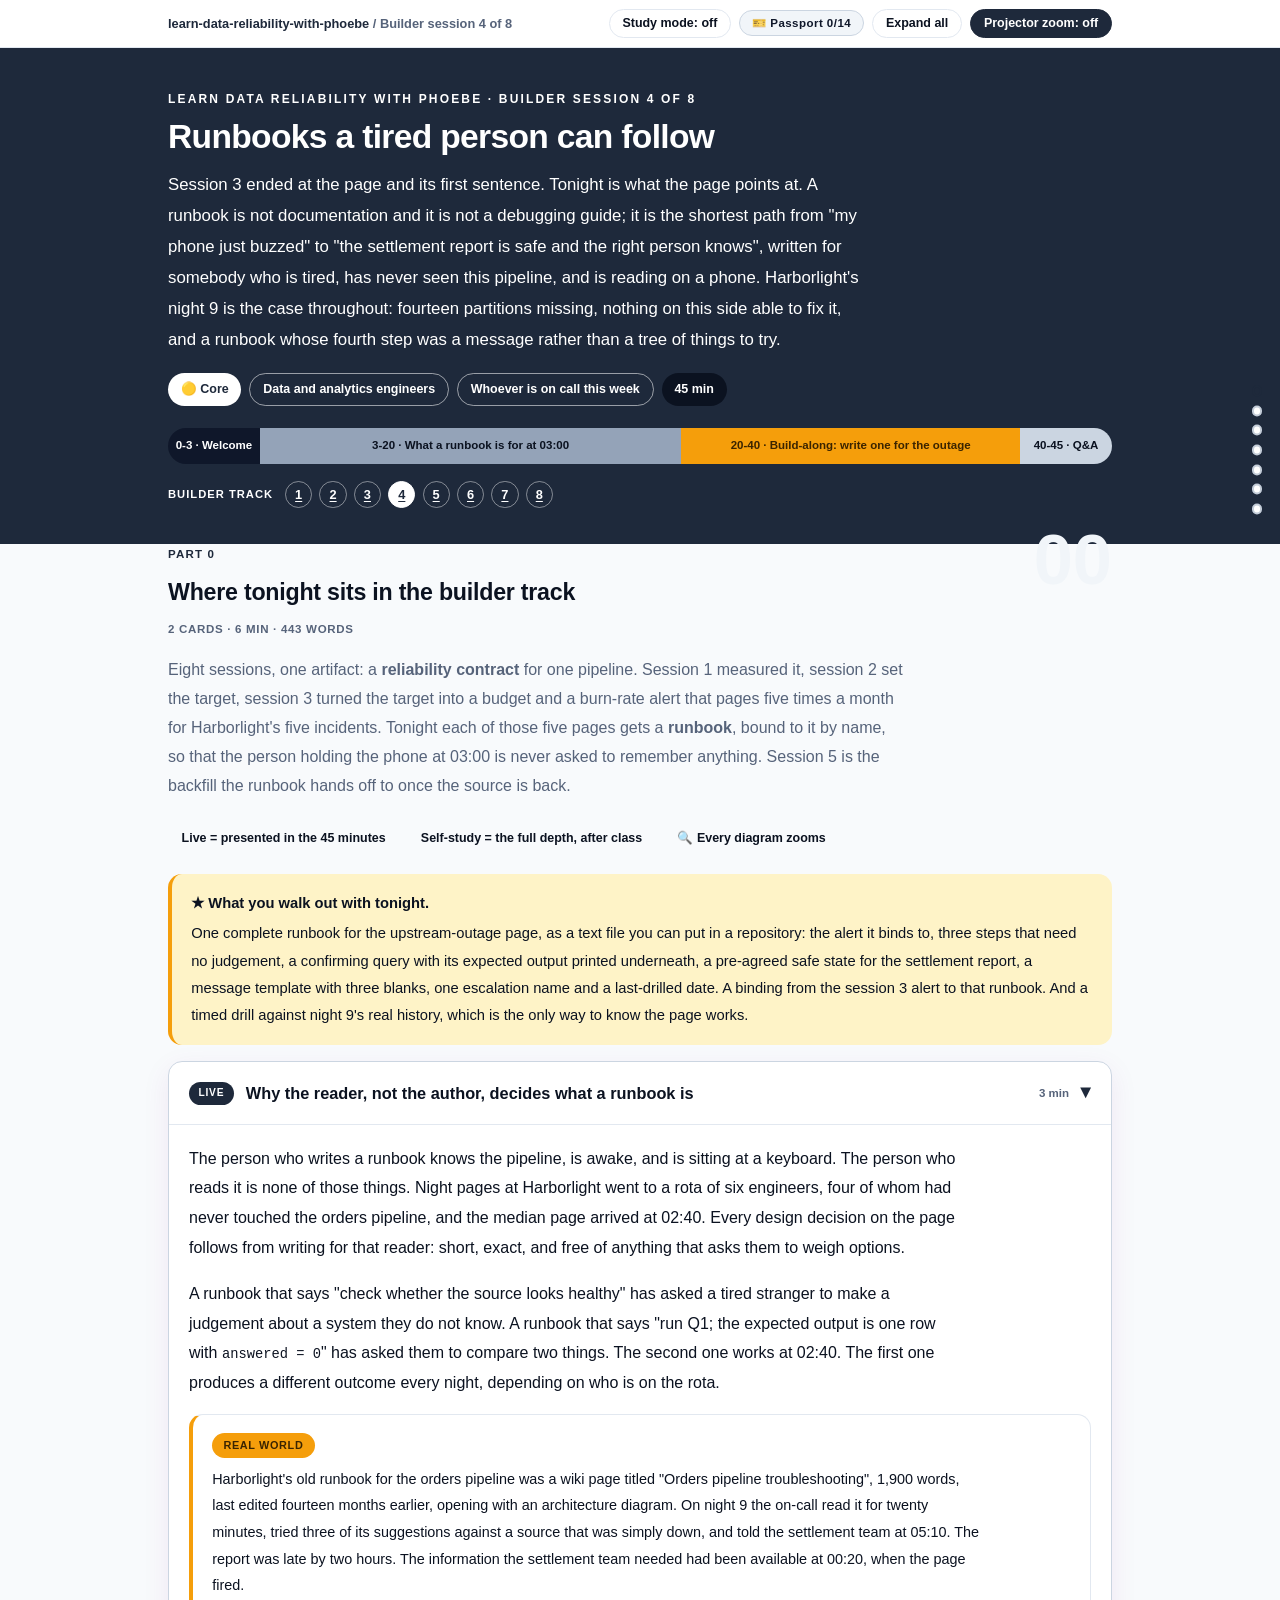
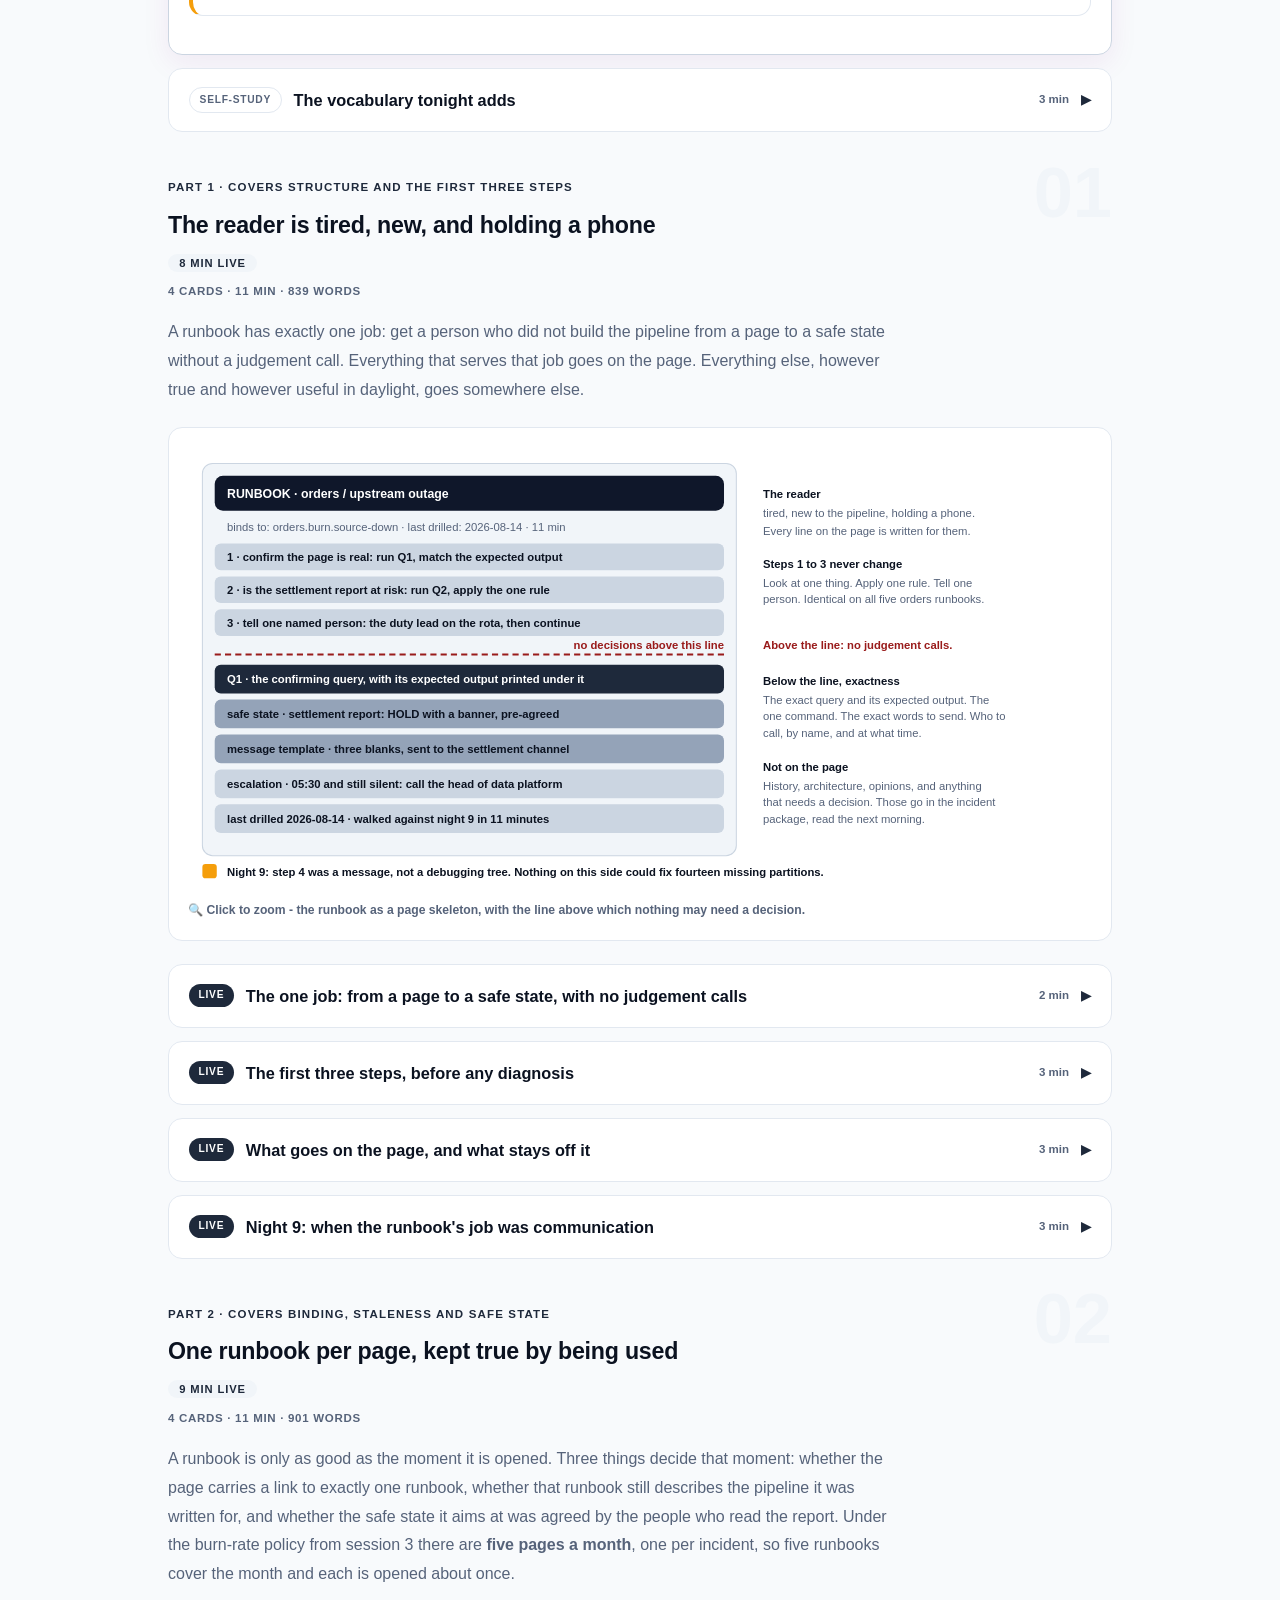
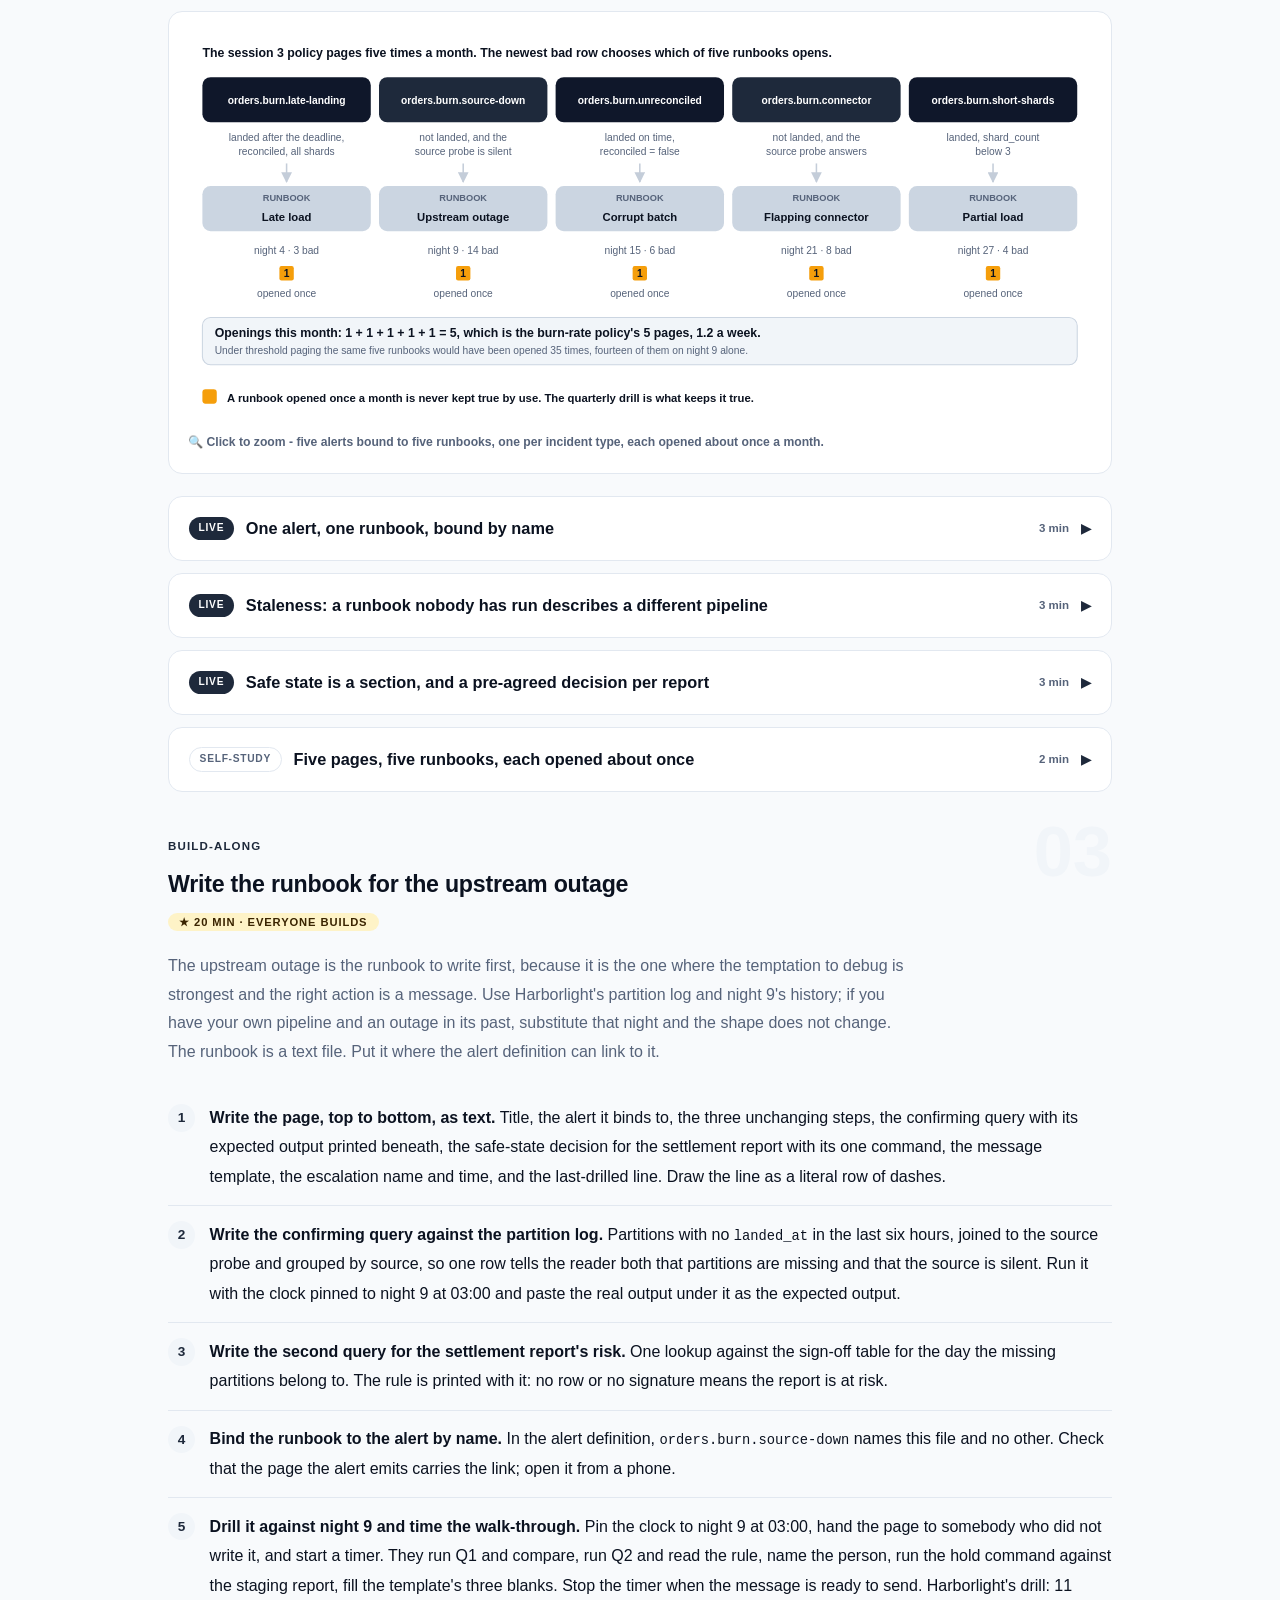
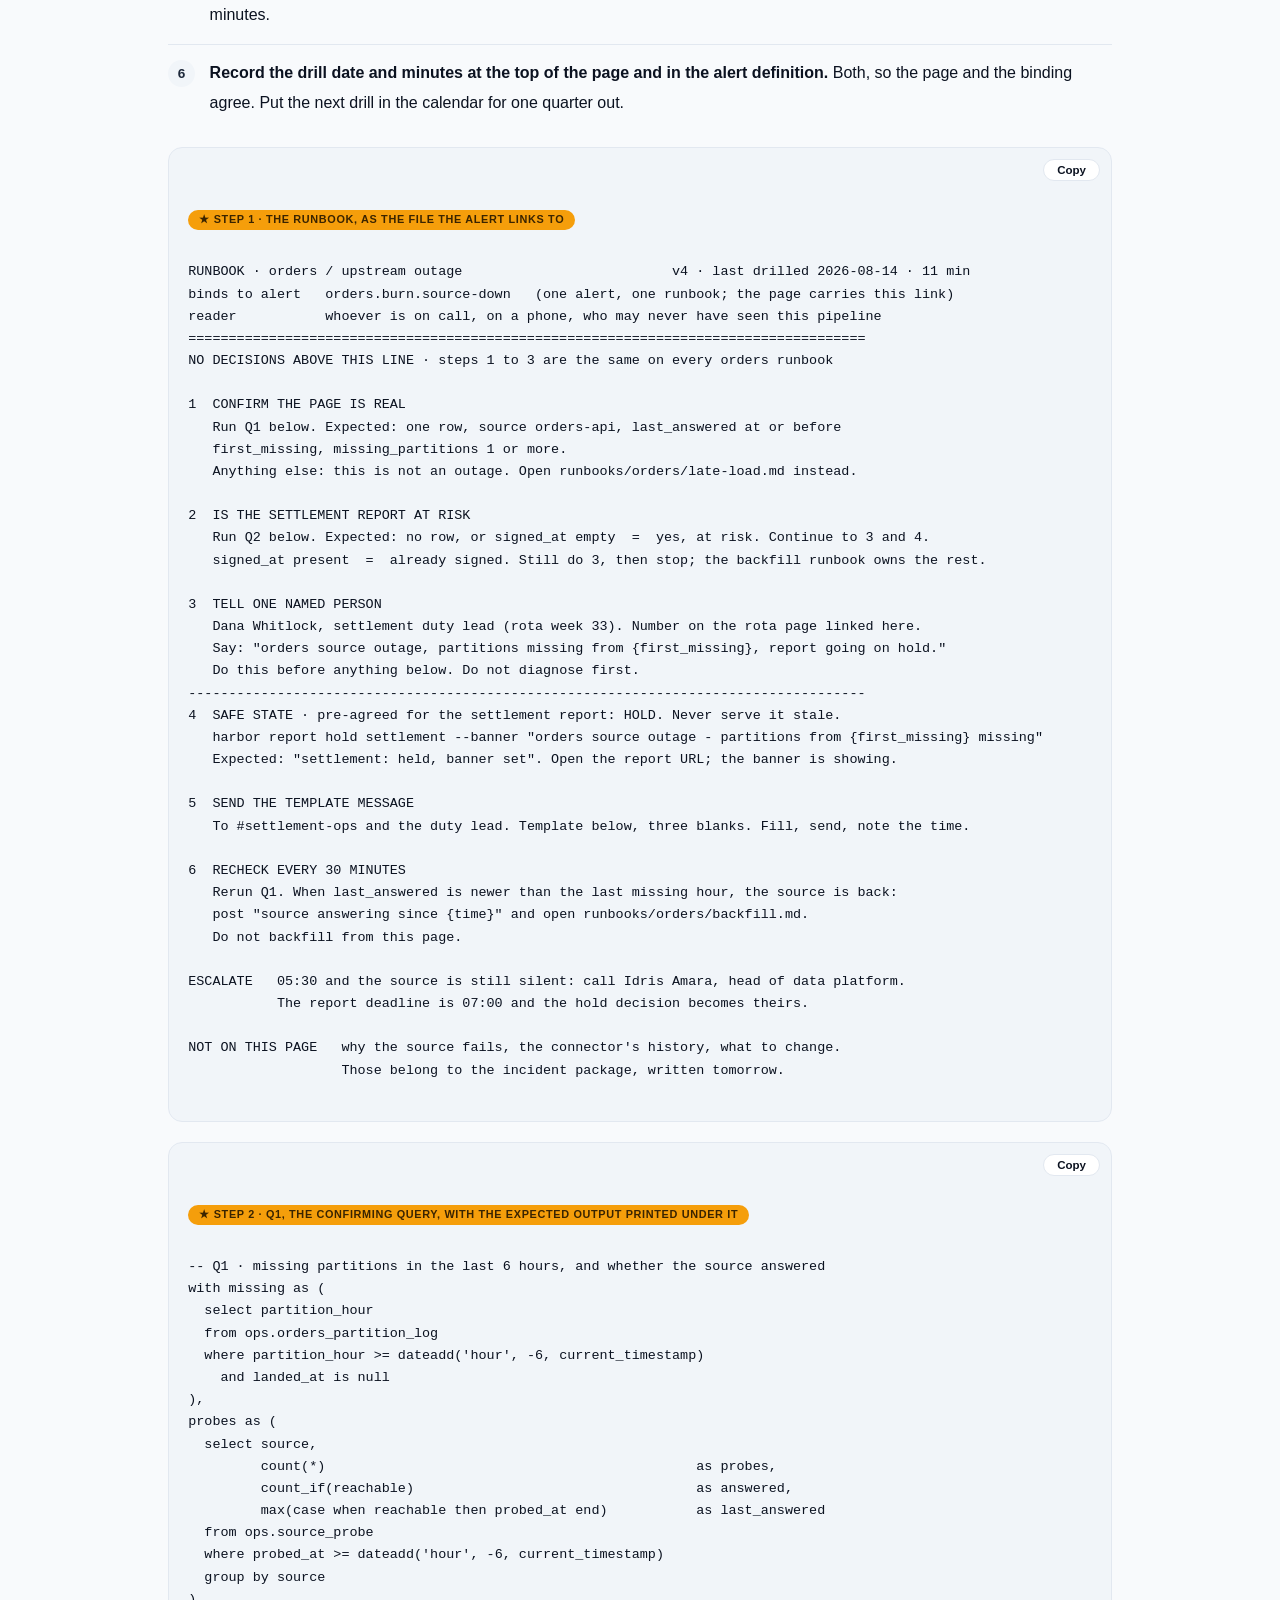
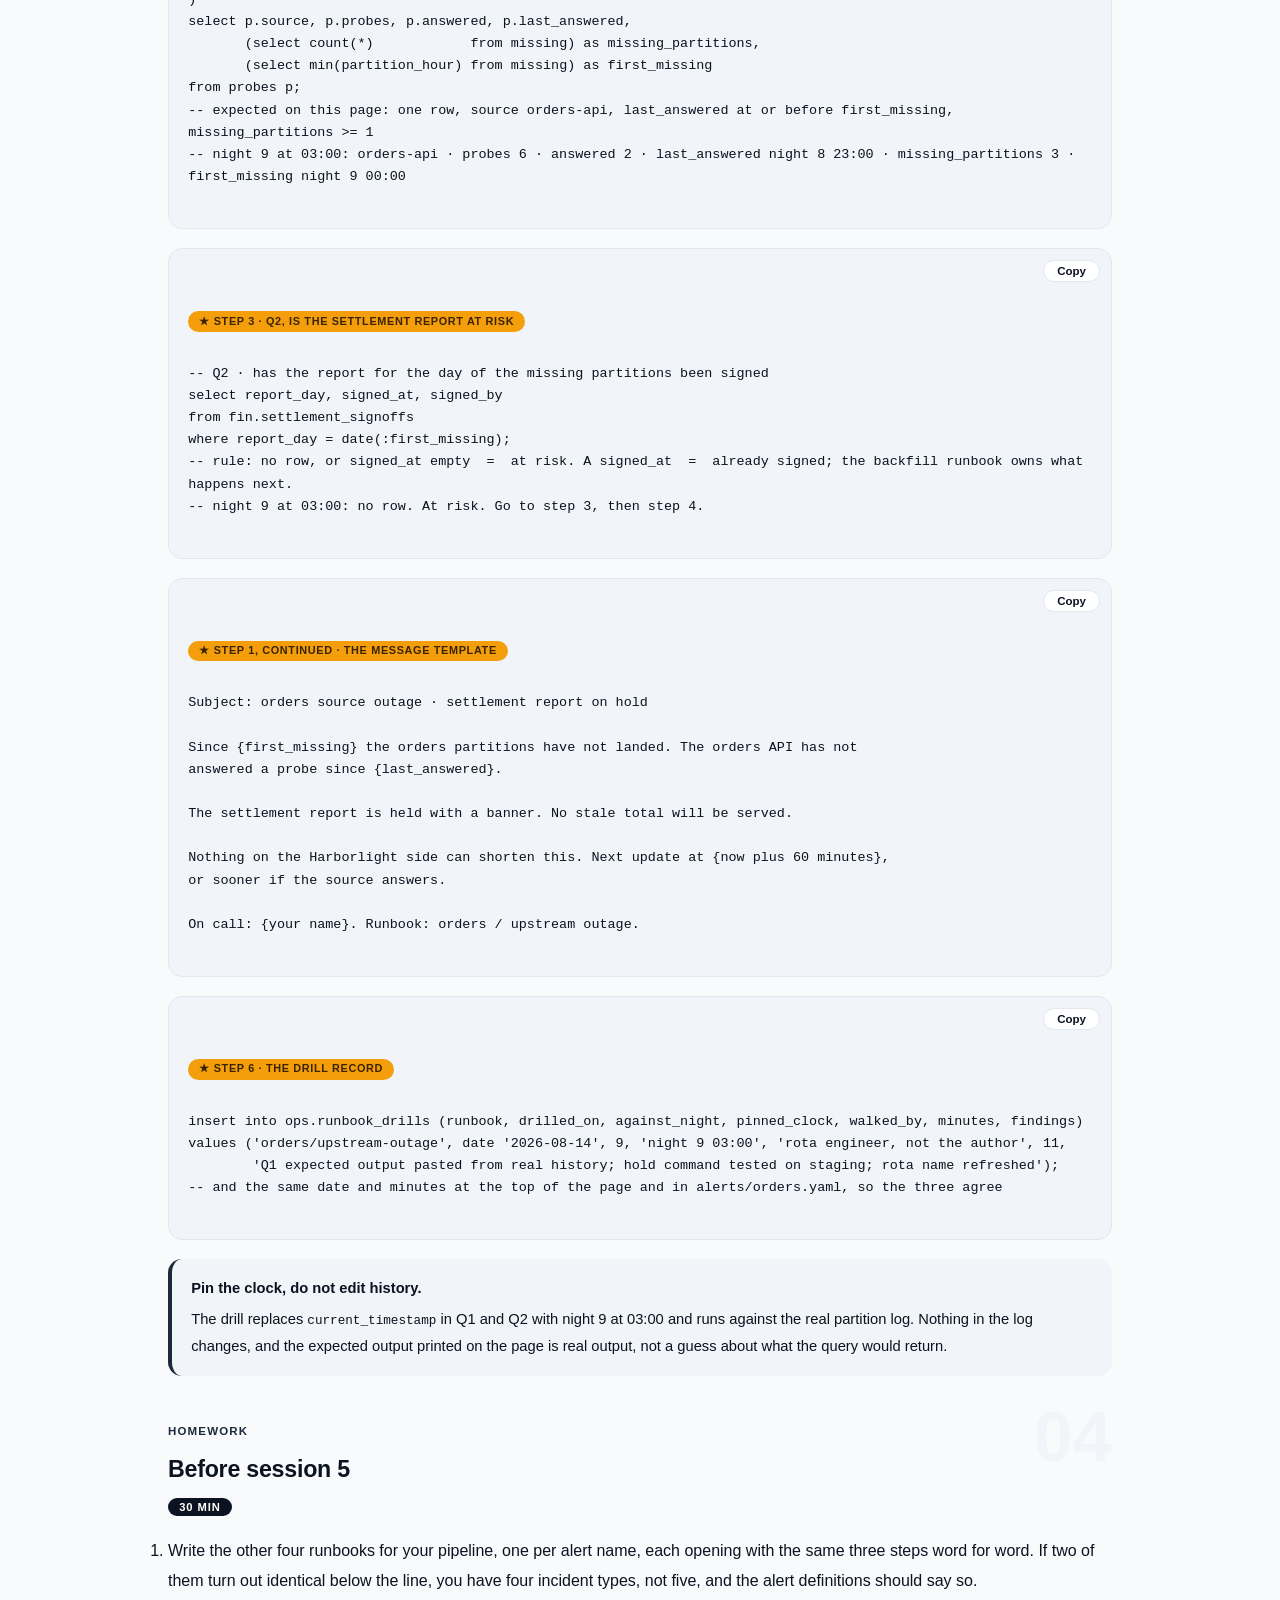
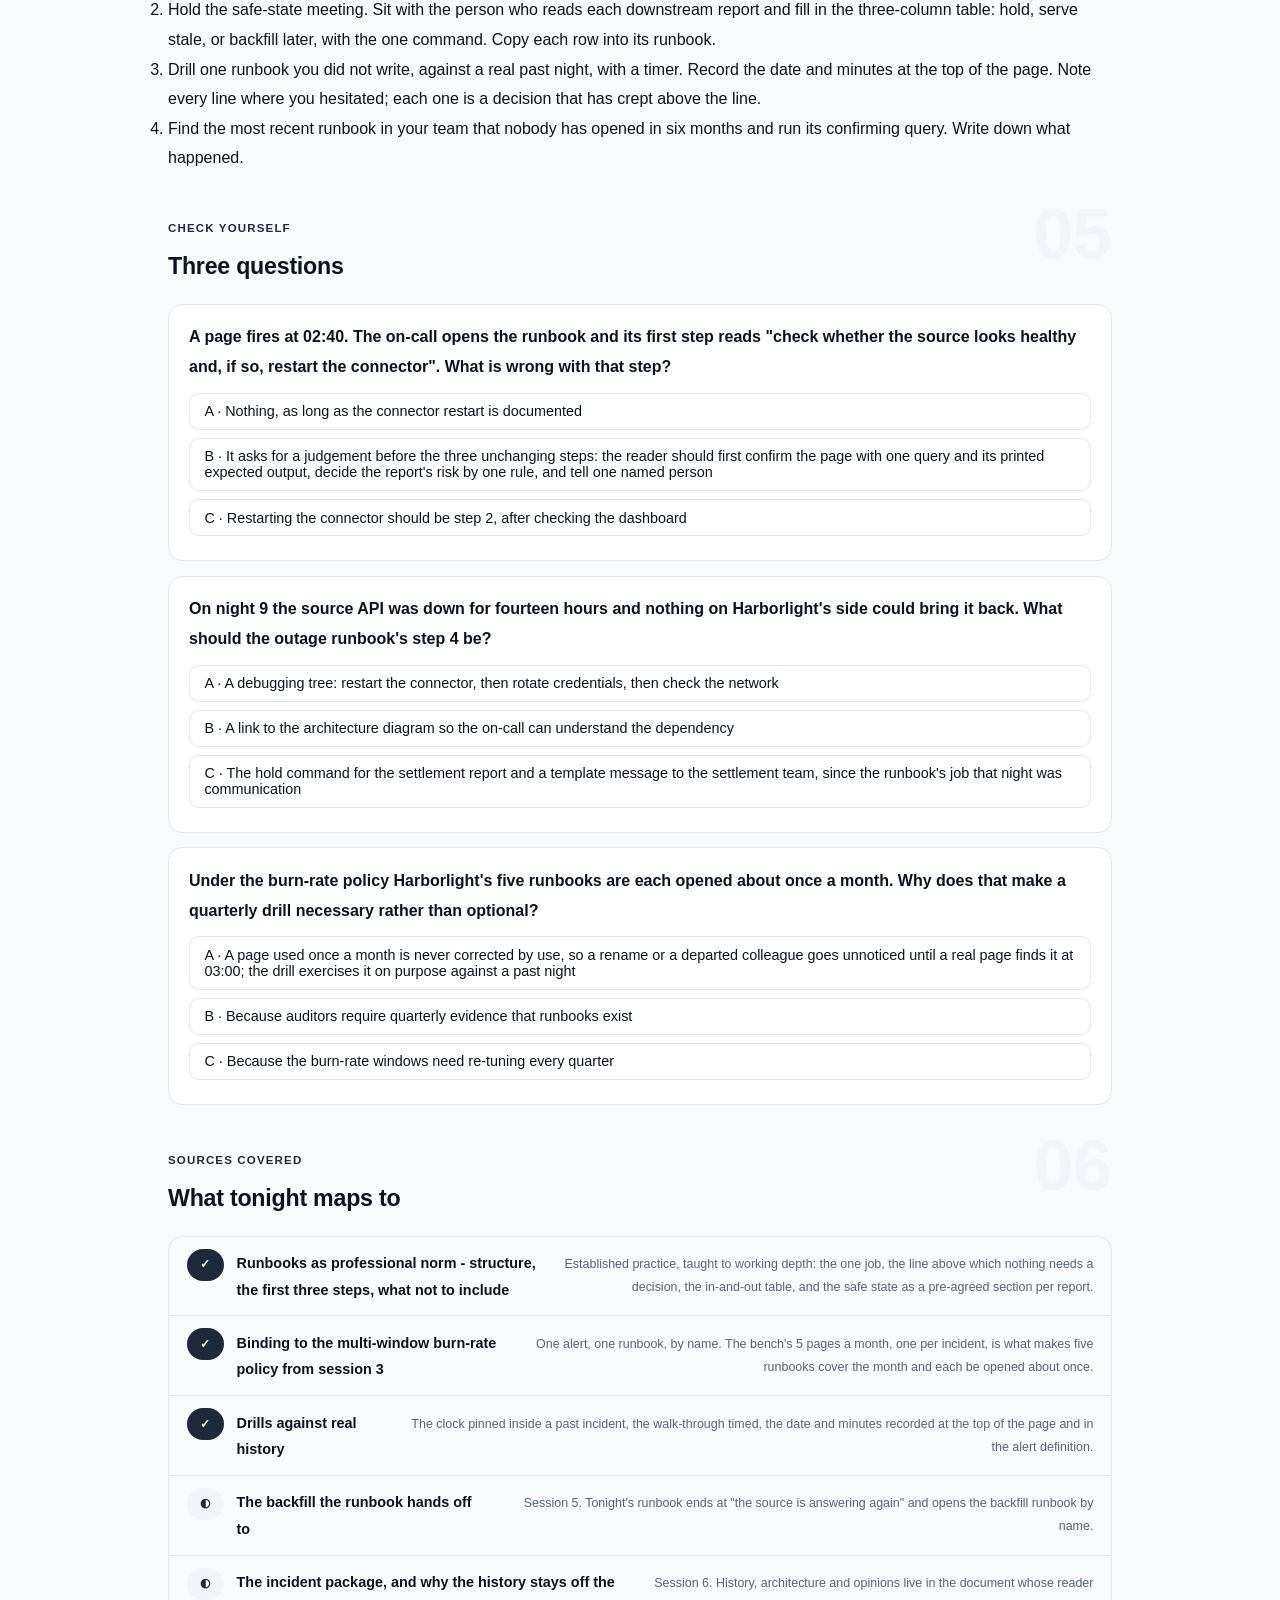
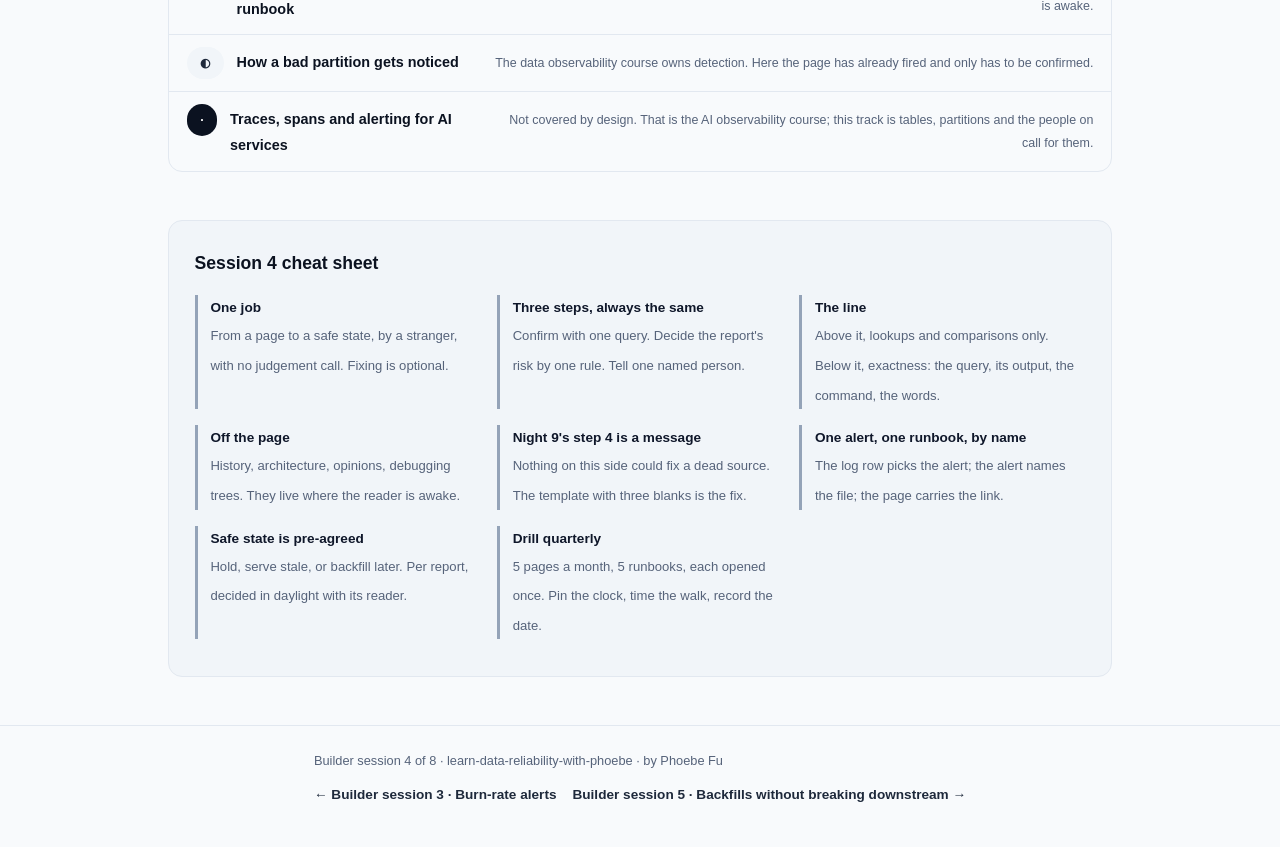
<file: courses/b4-runbooks.html>
<!DOCTYPE html>
<html lang="en">
<head>
<meta charset="UTF-8">
<meta name="viewport" content="width=device-width, initial-scale=1.0">
<!-- social:start -->
<meta name="description" content="Builder session 4 of 8. A runbook has one job: get a tired person who did not build the pipeline from a page to a safe state without a judgement call. The first three steps that never change, what goes on the page and what stays off it, one runbook bound to each burn-rate alert by name, and the quarterly drill that keeps it true. Written for Harborlight's night 9 outage, where the runbook's job was a message, not a debugging tree.">
<meta property="og:type" content="article">
<meta property="og:site_name" content="Learn with Phoebe">
<meta property="og:title" content="Runbooks a tired person can follow - learn data reliability with phoebe">
<meta property="og:description" content="Builder session 4 of 8. Confirm the page, decide if the report is at risk, tell one person. No decisions above that line.">
<meta property="og:url" content="https://phoebefu6.github.io/learn-data-reliability-with-phoebe/courses/b4-runbooks.html">
<meta property="og:image" content="https://phoebefu6.github.io/learn-data-reliability-with-phoebe/assets/og-cover.png">
<meta property="og:image:width" content="1200">
<meta property="og:image:height" content="630">
<meta name="twitter:card" content="summary_large_image">
<meta name="twitter:title" content="Runbooks a tired person can follow - learn data reliability with phoebe">
<meta name="twitter:description" content="Five alerts, five runbooks, each opened about once a month, each drilled so it stays true.">
<meta name="twitter:image" content="https://phoebefu6.github.io/learn-data-reliability-with-phoebe/assets/og-cover.png">
<!-- social:end -->
<title>Builder session 4 · Runbooks a tired person can follow - learn data reliability with phoebe</title>
<link rel="stylesheet" href="../assets/style.css?v=24">
</head>
<body>

<div class="toolbar">
  <div class="wrap">
    <span class="crumb"><a href="../index.html">learn-data-reliability-with-phoebe</a> / Builder session 4 of 8</span>
    <button class="btn" id="toggle-all" type="button">Expand all</button>
    <button class="btn primary" id="zoom-toggle" type="button">Projector zoom: off</button>
  </div>
</div>

<header class="masthead">
  <div class="wrap">
    <div class="eyebrow">Learn Data Reliability with Phoebe · Builder session 4 of 8</div>
    <h1>Runbooks a <span class="accent">tired person</span> can follow</h1>
    <p class="sub">Session 3 ended at the page and its first sentence. Tonight is what the page points at. A runbook is not documentation and it is not a debugging guide; it is the shortest path from "my phone just buzzed" to "the settlement report is safe and the right person knows", written for somebody who is tired, has never seen this pipeline, and is reading on a phone. Harborlight's night 9 is the case throughout: fourteen partitions missing, nothing on this side able to fix it, and a runbook whose fourth step was a message rather than a tree of things to try.</p>
    <div class="chip-row">
      <span class="chip level">🟡 Core</span>
      <span class="chip audience">Data and analytics engineers</span>
      <span class="chip audience">Whoever is on call this week</span>
      <span class="chip time">45 min</span>
    </div>
    <div class="agenda">
      <span class="a1" style="flex:1">0-3 · Welcome</span>
      <span class="a2" style="flex:5">3-20 · What a runbook is for at 03:00</span>
      <span class="a3" style="flex:4">20-40 · Build-along: write one for the outage</span>
      <span class="a4" style="flex:1">40-45 · Q&amp;A</span>
    </div>
  </div>
</header>

<main class="wrap">

  <!-- ============ INTRO ============ -->
  <section class="section" id="intro">
    <div class="section-kicker">
      <span class="klabel">Part 0</span>
      <h2>Where tonight sits in the builder track</h2>
    </div>
    <p class="lede">Eight sessions, one artifact: a <strong>reliability contract</strong> for one pipeline. Session 1 measured it, session 2 set the target, session 3 turned the target into a budget and a burn-rate alert that pages five times a month for Harborlight's five incidents. Tonight each of those five pages gets a <strong>runbook</strong>, bound to it by name, so that the person holding the phone at 03:00 is never asked to remember anything. Session 5 is the backfill the runbook hands off to once the source is back.</p>

    <div class="legend">
      <span class="pill">Live = presented in the 45 minutes</span>
      <span class="pill">Self-study = the full depth, after class</span>
      <span class="pill">🔍 Every diagram zooms</span>
    </div>

    <div class="callout win">
      <p><strong>★ What you walk out with tonight.</strong> One complete runbook for the upstream-outage page, as a text file you can put in a repository: the alert it binds to, three steps that need no judgement, a confirming query with its expected output printed underneath, a pre-agreed safe state for the settlement report, a message template with three blanks, one escalation name and a last-drilled date. A binding from the session 3 alert to that runbook. And a timed drill against night 9's real history, which is the only way to know the page works.</p>
    </div>

    <details class="card" open>
      <summary><span class="mode live">Live</span>Why the reader, not the author, decides what a runbook is<span class="mini">3 min</span><span class="caret">▶</span></summary>
      <div class="body">
        <p>The person who writes a runbook knows the pipeline, is awake, and is sitting at a keyboard. The person who reads it is none of those things. Night pages at Harborlight went to a rota of six engineers, four of whom had never touched the orders pipeline, and the median page arrived at 02:40. Every design decision on the page follows from writing for that reader: short, exact, and free of anything that asks them to weigh options.</p>
        <p>A runbook that says "check whether the source looks healthy" has asked a tired stranger to make a judgement about a system they do not know. A runbook that says "run Q1; the expected output is one row with <code class="mono">answered = 0</code>" has asked them to compare two things. The second one works at 02:40. The first one produces a different outcome every night, depending on who is on the rota.</p>
        <div class="callout example">
          <span class="ex-pill">Real world</span>
          <p>Harborlight's old runbook for the orders pipeline was a wiki page titled "Orders pipeline troubleshooting", 1,900 words, last edited fourteen months earlier, opening with an architecture diagram. On night 9 the on-call read it for twenty minutes, tried three of its suggestions against a source that was simply down, and told the settlement team at 05:10. The report was late by two hours. The information the settlement team needed had been available at 00:20, when the page fired.</p>
        </div>
      </div>
    </details>

    <details class="card">
      <summary><span class="mode self">Self-study</span>The vocabulary tonight adds<span class="mini">3 min</span><span class="caret">▶</span></summary>
      <div class="body">
        <ul>
          <li><strong>Runbook</strong> - one page, bound to one alert, that takes the reader from the page to a safe state. Not a troubleshooting guide, not an architecture document.</li>
          <li><strong>Safe state</strong> - the condition of the downstream report that the runbook aims for: held, served stale, or scheduled for backfill. Decided per report, in advance, by the people who read that report.</li>
          <li><strong>The first three steps</strong> - confirm the page is real by looking at one thing, decide whether the report is at risk by one rule, tell one named person. The same on every runbook, before any diagnosis.</li>
          <li><strong>The line</strong> - the point on the page below which exactness is required and above which no decision is permitted. Everything above the line is a lookup or a comparison.</li>
          <li><strong>Confirming query</strong> - the one query that proves the page is the incident this runbook covers, with its expected output printed under it so the reader compares rather than interprets.</li>
          <li><strong>Binding</strong> - the alert definition names its runbook; the page carries the link. A page without a link is a page asking the reader to remember where the document lives.</li>
          <li><strong>Drill</strong> - running the runbook against a past night's history with the clock pinned, timed, and recording the date and minutes at the top of the page.</li>
        </ul>
      </div>
    </details>
  </section>

  <!-- ============ PART 1 ============ -->
  <section class="section" id="part-1">
    <div class="section-kicker">
      <span class="klabel">Part 1 · covers structure and the first three steps</span>
      <h2>The reader is tired, new, and holding a phone</h2>
      <span class="tag concept">8 min live</span>
    </div>
    <p class="lede">A runbook has exactly one job: get a person who did not build the pipeline from a page to a safe state without a judgement call. Everything that serves that job goes on the page. Everything else, however true and however useful in daylight, goes somewhere else.</p>

    <figure class="zoomable">
      <svg viewBox="0 0 880 430" xmlns="http://www.w3.org/2000/svg" role="img" aria-label="A runbook page skeleton. Header: the runbook title, the alert it binds to and the last-drilled date. Three steps: confirm the page is real, decide whether the settlement report is at risk, tell one named person. A red dashed line labelled no decisions above this line. Below the line: the confirming query with expected output, the safe state, the message template, escalation, and the last-drilled record. Annotations on the right describe the reader, the three unchanging steps, exactness below the line, and what is not on the page.">
        <style>
          .b4aT { font: 800 12px Inter, sans-serif; fill: #fff; }
          .b4aW { font: 700 11px Inter, sans-serif; fill: #fff; }
          .b4aH { font: 800 11px Inter, sans-serif; fill: #0B1220; }
          .b4aB { font: 400 11px Inter, sans-serif; fill: #0B1220; }
          .b4aM { font: 400 11px Inter, sans-serif; fill: #56637A; }
          .b4aN { font: 700 11px Inter, sans-serif; fill: #0B1220; }
          .b4aR { font: 800 11px Inter, sans-serif; fill: #991B1B; }
        </style>

        <rect x="14" y="16" width="520" height="382" rx="10" fill="#F1F5F9" stroke="#CBD5E1"></rect>
        <rect x="26" y="28" width="496" height="34" rx="8" fill="#0F172A"></rect>
        <text class="b4aT" x="38" y="50">RUNBOOK · orders / upstream outage</text>
        <text class="b4aM" x="38" y="82">binds to: orders.burn.source-down · last drilled: 2026-08-14 · 11 min</text>

        <rect x="26" y="94" width="496" height="26" rx="6" fill="#CBD5E1"></rect>
        <text class="b4aH" x="38" y="111">1 · confirm the page is real: run Q1, match the expected output</text>
        <rect x="26" y="126" width="496" height="26" rx="6" fill="#CBD5E1"></rect>
        <text class="b4aH" x="38" y="143">2 · is the settlement report at risk: run Q2, apply the one rule</text>
        <rect x="26" y="158" width="496" height="26" rx="6" fill="#CBD5E1"></rect>
        <text class="b4aH" x="38" y="175">3 · tell one named person: the duty lead on the rota, then continue</text>

        <text class="b4aR" x="522" y="197" text-anchor="end">no decisions above this line</text>
        <line x1="26" y1="202" x2="522" y2="202" stroke="#991B1B" stroke-width="2" stroke-dasharray="6 4"></line>

        <rect x="26" y="212" width="496" height="28" rx="6" fill="#1E293B"></rect>
        <text class="b4aW" x="38" y="230">Q1 · the confirming query, with its expected output printed under it</text>
        <rect x="26" y="246" width="496" height="28" rx="6" fill="#94A3B8"></rect>
        <text class="b4aH" x="38" y="264">safe state · settlement report: HOLD with a banner, pre-agreed</text>
        <rect x="26" y="280" width="496" height="28" rx="6" fill="#94A3B8"></rect>
        <text class="b4aH" x="38" y="298">message template · three blanks, sent to the settlement channel</text>
        <rect x="26" y="314" width="496" height="28" rx="6" fill="#CBD5E1"></rect>
        <text class="b4aH" x="38" y="332">escalation · 05:30 and still silent: call the head of data platform</text>
        <rect x="26" y="348" width="496" height="28" rx="6" fill="#CBD5E1"></rect>
        <text class="b4aH" x="38" y="366">last drilled 2026-08-14 · walked against night 9 in 11 minutes</text>

        <text class="b4aH" x="560" y="50">The reader</text>
        <text class="b4aM" x="560" y="68">tired, new to the pipeline, holding a phone.</text>
        <text class="b4aM" x="560" y="86">Every line on the page is written for them.</text>

        <text class="b4aH" x="560" y="118">Steps 1 to 3 never change</text>
        <text class="b4aM" x="560" y="136">Look at one thing. Apply one rule. Tell one</text>
        <text class="b4aM" x="560" y="152">person. Identical on all five orders runbooks.</text>

        <text class="b4aR" x="560" y="197">Above the line: no judgement calls.</text>

        <text class="b4aH" x="560" y="232">Below the line, exactness</text>
        <text class="b4aM" x="560" y="250">The exact query and its expected output. The</text>
        <text class="b4aM" x="560" y="266">one command. The exact words to send. Who to</text>
        <text class="b4aM" x="560" y="282">call, by name, and at what time.</text>

        <text class="b4aH" x="560" y="316">Not on the page</text>
        <text class="b4aM" x="560" y="334">History, architecture, opinions, and anything</text>
        <text class="b4aM" x="560" y="350">that needs a decision. Those go in the incident</text>
        <text class="b4aM" x="560" y="366">package, read the next morning.</text>

        <rect x="14" y="406" width="14" height="14" rx="3" fill="#F59E0B"></rect>
        <text class="b4aN" x="38" y="418">Night 9: step 4 was a message, not a debugging tree. Nothing on this side could fix fourteen missing partitions.</text>
      </svg>
      <figcaption>🔍 Click to zoom - the runbook as a page skeleton, with the line above which nothing may need a decision.</figcaption>
    </figure>

    <details class="card">
      <summary><span class="mode live">Live</span>The one job: from a page to a safe state, with no judgement calls<span class="mini">2 min</span><span class="caret">▶</span></summary>
      <div class="body">
        <p>Diagnosis is not the job. Fixing is not the job. The job is that, some minutes after the page, the downstream report is in a state its readers agreed to in advance and the person who owns that report knows. If the reader of the runbook also fixes the pipeline, good; the runbook did not ask them to, and it would still have done its job if they had not.</p>
        <p>That framing is what makes a runbook usable by somebody who did not build the pipeline. A stranger cannot diagnose an unfamiliar system at 03:00, and a page that asks them to is a page that gets closed and an incident that gets found by the settlement team in the morning. A stranger can run a query, compare its output to a printed expectation, run one command and send one message. So that is what the page asks.</p>
      </div>
    </details>

    <details class="card">
      <summary><span class="mode live">Live</span>The first three steps, before any diagnosis<span class="mini">3 min</span><span class="caret">▶</span></summary>
      <div class="body">
        <p>Every runbook for the orders pipeline opens with the same three steps, in the same order, and none of the three requires a decision. They are the same on all five runbooks so that the on-call learns them once and does them from memory on any page.</p>
        <ul>
          <li><strong>1 · Confirm the page is real by looking at one thing.</strong> Run the confirming query. Compare the output to the expected output printed beneath it. If it matches, this is the incident this runbook covers. If it does not, the page names which runbook to open instead. No interpretation of dashboards, no "does this look normal".</li>
          <li><strong>2 · Decide whether the settlement report is at risk, by one rule.</strong> The report is signed at 07:00 against the previous day's 24 partitions. If the affected partitions belong to a day whose report has not been signed yet, the report is at risk. One query against the sign-off table says which; the reader reads the answer, they do not weigh it.</li>
          <li><strong>3 · Tell one named person.</strong> The settlement duty lead on the rota, by name, before anything else is attempted. The message is one sentence: what is missing, from when, and that the report is going on hold. Diagnosing first is the mistake every tired engineer makes, because diagnosis feels like progress. Telling the reader of the report is progress.</li>
        </ul>
        <p>Only below those three does the page say anything specific to the incident. The rule is drawn on the page as a literal line, and the discipline is that nothing above it may ask the reader to choose.</p>
      </div>
    </details>

    <details class="card">
      <summary><span class="mode live">Live</span>What goes on the page, and what stays off it<span class="mini">3 min</span><span class="caret">▶</span></summary>
      <div class="body">
        <table class="clean">
          <thead><tr><th>On the page</th><th>Off the page, and where it lives instead</th></tr></thead>
          <tbody>
            <tr><td>The exact query to run, as text the reader can paste</td><td>The history of the pipeline and its incidents: the incident package, session 6</td></tr>
            <tr><td>The exact expected output, printed under the query</td><td>The architecture: the design document, read in daylight</td></tr>
            <tr><td>The one command that puts the downstream report in its safe state</td><td>Opinions about what should be changed: the postmortem's action list</td></tr>
            <tr><td>Who to call, by name, with the number on the rota page it links to</td><td>Anything that needs a decision: the escalation, who is awake and paid to decide</td></tr>
            <tr><td>The message template, with its blanks marked</td><td>Alternative things to try: a debugging tree is a judgement call in disguise</td></tr>
            <tr><td>The date it was last drilled and how long the drill took</td><td>Explanations of why the steps work: a footnote at most, after the steps</td></tr>
          </tbody>
        </table>
        <p>The left column is short because a phone screen is short. The right column is not deleted; it is moved to the document whose reader is awake. A runbook that carries the right column is a runbook the on-call scrolls past looking for the query, and every scroll at 03:00 is a chance to give up.</p>
      </div>
    </details>

    <details class="card">
      <summary><span class="mode live">Live</span>Night 9: when the runbook's job was communication<span class="mini">3 min</span><span class="caret">▶</span></summary>
      <div class="body">
        <p>At 00:00 on night 9 the orders source API stopped answering. Fourteen partitions in a row did not land. The burn-rate page fired at hour 0. There was nothing on the Harborlight side that could make a source API answer, and the pipeline itself was healthy: it was polling a dead endpoint and correctly writing nothing.</p>
        <p>A debugging tree for that night has no useful branches. Restarting the connector produces the same nothing. Checking credentials produces the same nothing. The runbook's step 4 for the upstream outage is therefore not a fix; it is a template message to the settlement team saying what is missing, since when, that the report is held with a banner, that nothing on this side can shorten the wait, and when the next update comes. The most valuable thing the on-call can do for fourteen hours is send that message at 00:20 and rerun the confirming query every thirty minutes until the source answers.</p>
        <div class="callout example">
          <span class="ex-pill">Real world</span>
          <p>The settlement team's own account of night 9 was not "the data was late". It was "nobody told us until five". They had staff waiting on a report that could not exist yet, and a finance director asking why. A message at 00:20 would have sent those people home. That is why the outage runbook's most important line is a paragraph of plain prose with three blanks in it.</p>
        </div>
      </div>
    </details>
  </section>

  <!-- ============ PART 2 ============ -->
  <section class="section" id="part-2">
    <div class="section-kicker">
      <span class="klabel">Part 2 · covers binding, staleness and safe state</span>
      <h2>One runbook per page, kept true by being used</h2>
      <span class="tag concept">9 min live</span>
    </div>
    <p class="lede">A runbook is only as good as the moment it is opened. Three things decide that moment: whether the page carries a link to exactly one runbook, whether that runbook still describes the pipeline it was written for, and whether the safe state it aims at was agreed by the people who read the report. Under the burn-rate policy from session 3 there are <strong>five pages a month</strong>, one per incident, so five runbooks cover the month and each is opened about once.</p>

    <figure class="zoomable">
      <svg viewBox="0 0 880 380" xmlns="http://www.w3.org/2000/svg" role="img" aria-label="Five columns. Each has an alert name at the top, a qualifier read from the newest bad row of the partition log, an arrow down to a runbook name, the night and bad-partition count of the incident it covers, and an amber square marked 1 for one opening this month. Left to right: late-landing to Late load for night 4 with 3 bad, source-down to Upstream outage for night 9 with 14 bad, unreconciled to Corrupt batch for night 15 with 6 bad, connector to Flapping connector for night 21 with 8 bad, short-shards to Partial load for night 27 with 4 bad. A strip below sums the openings to 5, the burn-rate policy's 5 pages, 1.2 a week.">
        <style>
          .b4bH { font: 800 12px Inter, sans-serif; fill: #0B1220; }
          .b4bW { font: 800 10px Inter, sans-serif; fill: #fff; }
          .b4bS { font: 700 9px Inter, sans-serif; fill: #56637A; }
          .b4bL { font: 700 11px Inter, sans-serif; fill: #0B1220; }
          .b4bM { font: 400 10px Inter, sans-serif; fill: #56637A; }
          .b4bK { font: 800 10px Inter, sans-serif; fill: #0B1220; }
          .b4bN { font: 700 11px Inter, sans-serif; fill: #0B1220; }
        </style>
        <defs>
          <marker id="b4bAr" viewBox="0 0 10 10" refX="9" refY="5" markerWidth="7" markerHeight="7" orient="auto"><path d="M0,0 L10,5 L0,10 z" fill="#C4CDD9"></path></marker>
        </defs>

        <text class="b4bH" x="14" y="24">The session 3 policy pages five times a month. The newest bad row chooses which of five runbooks opens.</text>

        <rect x="14" y="44" width="164" height="44" rx="8" fill="#0F172A"></rect>
        <text class="b4bW" x="96" y="70" text-anchor="middle">orders.burn.late-landing</text>
        <text class="b4bM" x="96" y="106" text-anchor="middle">landed after the deadline,</text>
        <text class="b4bM" x="96" y="120" text-anchor="middle">reconciled, all shards</text>
        <line x1="96" y1="128" x2="96" y2="146" stroke="#C4CDD9" stroke-width="1.5" marker-end="url(#b4bAr)"></line>
        <rect x="14" y="150" width="164" height="44" rx="8" fill="#CBD5E1"></rect>
        <text class="b4bS" x="96" y="165" text-anchor="middle">RUNBOOK</text>
        <text class="b4bL" x="96" y="184" text-anchor="middle">Late load</text>
        <text class="b4bM" x="96" y="216" text-anchor="middle">night 4 · 3 bad</text>
        <rect x="89" y="228" width="14" height="14" rx="2" fill="#F59E0B"></rect>
        <text class="b4bK" x="96" y="239" text-anchor="middle">1</text>
        <text class="b4bM" x="96" y="258" text-anchor="middle">opened once</text>

        <rect x="186" y="44" width="164" height="44" rx="8" fill="#1E293B"></rect>
        <text class="b4bW" x="268" y="70" text-anchor="middle">orders.burn.source-down</text>
        <text class="b4bM" x="268" y="106" text-anchor="middle">not landed, and the</text>
        <text class="b4bM" x="268" y="120" text-anchor="middle">source probe is silent</text>
        <line x1="268" y1="128" x2="268" y2="146" stroke="#C4CDD9" stroke-width="1.5" marker-end="url(#b4bAr)"></line>
        <rect x="186" y="150" width="164" height="44" rx="8" fill="#CBD5E1"></rect>
        <text class="b4bS" x="268" y="165" text-anchor="middle">RUNBOOK</text>
        <text class="b4bL" x="268" y="184" text-anchor="middle">Upstream outage</text>
        <text class="b4bM" x="268" y="216" text-anchor="middle">night 9 · 14 bad</text>
        <rect x="261" y="228" width="14" height="14" rx="2" fill="#F59E0B"></rect>
        <text class="b4bK" x="268" y="239" text-anchor="middle">1</text>
        <text class="b4bM" x="268" y="258" text-anchor="middle">opened once</text>

        <rect x="358" y="44" width="164" height="44" rx="8" fill="#0F172A"></rect>
        <text class="b4bW" x="440" y="70" text-anchor="middle">orders.burn.unreconciled</text>
        <text class="b4bM" x="440" y="106" text-anchor="middle">landed on time,</text>
        <text class="b4bM" x="440" y="120" text-anchor="middle">reconciled = false</text>
        <line x1="440" y1="128" x2="440" y2="146" stroke="#C4CDD9" stroke-width="1.5" marker-end="url(#b4bAr)"></line>
        <rect x="358" y="150" width="164" height="44" rx="8" fill="#CBD5E1"></rect>
        <text class="b4bS" x="440" y="165" text-anchor="middle">RUNBOOK</text>
        <text class="b4bL" x="440" y="184" text-anchor="middle">Corrupt batch</text>
        <text class="b4bM" x="440" y="216" text-anchor="middle">night 15 · 6 bad</text>
        <rect x="433" y="228" width="14" height="14" rx="2" fill="#F59E0B"></rect>
        <text class="b4bK" x="440" y="239" text-anchor="middle">1</text>
        <text class="b4bM" x="440" y="258" text-anchor="middle">opened once</text>

        <rect x="530" y="44" width="164" height="44" rx="8" fill="#1E293B"></rect>
        <text class="b4bW" x="612" y="70" text-anchor="middle">orders.burn.connector</text>
        <text class="b4bM" x="612" y="106" text-anchor="middle">not landed, and the</text>
        <text class="b4bM" x="612" y="120" text-anchor="middle">source probe answers</text>
        <line x1="612" y1="128" x2="612" y2="146" stroke="#C4CDD9" stroke-width="1.5" marker-end="url(#b4bAr)"></line>
        <rect x="530" y="150" width="164" height="44" rx="8" fill="#CBD5E1"></rect>
        <text class="b4bS" x="612" y="165" text-anchor="middle">RUNBOOK</text>
        <text class="b4bL" x="612" y="184" text-anchor="middle">Flapping connector</text>
        <text class="b4bM" x="612" y="216" text-anchor="middle">night 21 · 8 bad</text>
        <rect x="605" y="228" width="14" height="14" rx="2" fill="#F59E0B"></rect>
        <text class="b4bK" x="612" y="239" text-anchor="middle">1</text>
        <text class="b4bM" x="612" y="258" text-anchor="middle">opened once</text>

        <rect x="702" y="44" width="164" height="44" rx="8" fill="#0F172A"></rect>
        <text class="b4bW" x="784" y="70" text-anchor="middle">orders.burn.short-shards</text>
        <text class="b4bM" x="784" y="106" text-anchor="middle">landed, shard_count</text>
        <text class="b4bM" x="784" y="120" text-anchor="middle">below 3</text>
        <line x1="784" y1="128" x2="784" y2="146" stroke="#C4CDD9" stroke-width="1.5" marker-end="url(#b4bAr)"></line>
        <rect x="702" y="150" width="164" height="44" rx="8" fill="#CBD5E1"></rect>
        <text class="b4bS" x="784" y="165" text-anchor="middle">RUNBOOK</text>
        <text class="b4bL" x="784" y="184" text-anchor="middle">Partial load</text>
        <text class="b4bM" x="784" y="216" text-anchor="middle">night 27 · 4 bad</text>
        <rect x="777" y="228" width="14" height="14" rx="2" fill="#F59E0B"></rect>
        <text class="b4bK" x="784" y="239" text-anchor="middle">1</text>
        <text class="b4bM" x="784" y="258" text-anchor="middle">opened once</text>

        <rect x="14" y="278" width="852" height="46" rx="8" fill="#F1F5F9" stroke="#CBD5E1"></rect>
        <text class="b4bH" x="26" y="297">Openings this month: 1 + 1 + 1 + 1 + 1 = 5, which is the burn-rate policy's 5 pages, 1.2 a week.</text>
        <text class="b4bM" x="26" y="314">Under threshold paging the same five runbooks would have been opened 35 times, fourteen of them on night 9 alone.</text>

        <rect x="14" y="348" width="14" height="14" rx="3" fill="#F59E0B"></rect>
        <text class="b4bN" x="38" y="360">A runbook opened once a month is never kept true by use. The quarterly drill is what keeps it true.</text>
      </svg>
      <figcaption>🔍 Click to zoom - five alerts bound to five runbooks, one per incident type, each opened about once a month.</figcaption>
    </figure>

    <details class="card">
      <summary><span class="mode live">Live</span>One alert, one runbook, bound by name<span class="mini">3 min</span><span class="caret">▶</span></summary>
      <div class="body">
        <p>The burn-rate policy from session 3 is one query, and it decides <em>whether</em> to page. It does not decide <em>which runbook</em>. That comes from the newest bad row in the partition log and one probe of the source: did the partition land at all, was it late, was it reconciled, did all three shards arrive, and is the source answering. Those fields sort every incident Harborlight has had into one of five shapes, and each shape is an alert with a name.</p>
        <ul>
          <li><strong>The alert definition names the runbook.</strong> <code class="mono">orders.burn.source-down</code> names <code class="mono">runbooks/orders/upstream-outage.md</code> and nothing else. One alert, one runbook. An alert that could mean two runbooks is a decision left for the reader, above the line.</li>
          <li><strong>The page carries the link.</strong> The on-call taps the page and the runbook opens. Nobody searches a wiki at 03:00; a runbook that has to be found is a runbook that is not opened.</li>
          <li><strong>The window that fired is not the qualifier.</strong> Which window crossed its line says how fast the budget is burning, not what broke. Night 9 and night 21 both paged on the fast window at their first bad hour; the log row is what tells them apart, so the log row picks the name.</li>
        </ul>
        <div class="prompt-box good">
          <span class="label">★ The binding, as the alert definition carries it</span>
# alerts/orders.yaml
- alert: orders.burn.source-down
  policy: orders-burn-rate                     # session 3: 2 h at 14.4x or 12 h at 3x, rising edge, 12 h suppression
  qualifier: newest bad partition has landed_at null and the source probe has not answered
  runbook: runbooks/orders/upstream-outage.md   # exactly one
  owner: data-platform-oncall
  last_drilled: 2026-08-14
  drill_minutes: 11
        </div>
      </div>
    </details>

    <details class="card">
      <summary><span class="mode live">Live</span>Staleness: a runbook nobody has run describes a different pipeline<span class="mini">3 min</span><span class="caret">▶</span></summary>
      <div class="body">
        <p>Pipelines change every week. Runbooks change when somebody remembers. Six months after it was written, a runbook's confirming query references a column that was renamed, its hold command points at a report that moved, and its named person left in March. Nobody notices, because with five pages a month across five runbooks each one is opened roughly once a month, and the person opening it at 03:00 is the least equipped person in the company to spot that the page is out of date.</p>
        <p>The fix is to run it when nothing is wrong. A <strong>drill</strong> takes a past night from the partition log, pins the clock to an hour inside the incident, and walks the runbook top to bottom exactly as the on-call would, timing it. The confirming query either returns the printed expected output or it does not. The hold command either works against a staging copy of the report or it does not. The named person either answers or has left. Quarterly is the cadence that catches a rename before a real page does, and the date and minutes go at the top of the page, so the next reader knows how fresh the page is before they trust it.</p>
        <div class="callout tip">
          <p><strong>A drill that takes longer than the last one is a finding.</strong> Night 9's runbook walked in 11 minutes in August. If it walks in 19 minutes in November, either the runbook grew or the pipeline moved, and either way the page is no longer the shortest path.</p>
        </div>
      </div>
    </details>

    <details class="card">
      <summary><span class="mode live">Live</span>Safe state is a section, and a pre-agreed decision per report<span class="mini">3 min</span><span class="caret">▶</span></summary>
      <div class="body">
        <p>"Safe" means something different for every downstream reader, and the on-call is the wrong person to decide which. A settlement report that is signed and paid against must never show a stale total, so its safe state is <strong>hold with a banner</strong>. An operations dashboard that people glance at is better stale than blank, so its safe state is <strong>serve stale with a banner</strong> saying how old the numbers are. A demand forecast retrained nightly can wait a day, so its safe state is <strong>backfill later</strong>, with no banner and a ticket.</p>
        <table class="clean">
          <thead><tr><th>Downstream report</th><th>Pre-agreed safe state</th><th>Agreed with</th><th>The one command</th></tr></thead>
          <tbody>
            <tr><td>Settlement report</td><td><strong>Hold</strong>, banner on the report page, nothing served</td><td>Finance, the duty lead who signs it</td><td><code class="mono">harbor report hold settlement --banner "..."</code></td></tr>
            <tr><td>Operations dashboard</td><td><strong>Serve stale</strong>, banner with the age of the data</td><td>Operations lead</td><td><code class="mono">harbor dash stale ops --since {first_missing}</code></td></tr>
            <tr><td>Demand forecast</td><td><strong>Backfill later</strong>, no banner, ticket to planning</td><td>Planning</td><td><code class="mono">harbor ticket open planning --template backfill</code></td></tr>
          </tbody>
        </table>
        <p>Those three rows were decided in a meeting with the people who read each report, in daylight, once. The runbook's safe-state section is one row of that table copied in, with its command. The on-call runs the command. They do not revisit the meeting.</p>
      </div>
    </details>

    <details class="card">
      <summary><span class="mode self">Self-study</span>Five pages, five runbooks, each opened about once<span class="mini">2 min</span><span class="caret">▶</span></summary>
      <div class="body">
        <ul>
          <li><strong>The month's shape sets the runbook's shape.</strong> Under burn-rate alerting Harborlight's month is 5 pages, one per incident, 1.2 a week. Five runbooks cover it completely, and each is opened about once. That is why they are short: a document read once a month is read by somebody who has forgotten it.</li>
          <li><strong>Threshold paging would have opened them 35 times.</strong> Fourteen openings of the outage runbook on night 9 alone, each one after a page saying the same thing. The runbook's design assumes the session 3 policy; under threshold paging the reader would be on step 1 for the fourteenth time at 13:00.</li>
          <li><strong>Once a month is not enough to keep a page true.</strong> Hence the drill. A runbook that is used daily corrects itself; a runbook used monthly has to be exercised on purpose.</li>
          <li><strong>Every bad partition weighs the same here, and so does every runbook.</strong> The corrupt-batch runbook protects a signed number and the late-load runbook protects an hour of waiting. A more mature set would order the five by the harm they prevent. Start with five of equal weight and let the incident packages from session 6 tell you which to invest in.</li>
        </ul>
      </div>
    </details>
  </section>

  <!-- ============ DEMO ============ -->
  <section class="section" id="demo-1">
    <div class="section-kicker">
      <span class="klabel">Build-along</span>
      <h2>Write the runbook for the upstream outage</h2>
      <span class="tag demo">★ 20 min · everyone builds</span>
    </div>
    <p class="lede">The upstream outage is the runbook to write first, because it is the one where the temptation to debug is strongest and the right action is a message. Use Harborlight's partition log and night 9's history; if you have your own pipeline and an outage in its past, substitute that night and the shape does not change. The runbook is a text file. Put it where the alert definition can link to it.</p>

    <div class="steps">
      <div class="step">
        <p><strong>Write the page, top to bottom, as text.</strong> Title, the alert it binds to, the three unchanging steps, the confirming query with its expected output printed beneath, the safe-state decision for the settlement report with its one command, the message template, the escalation name and time, and the last-drilled line. Draw the line as a literal row of dashes.</p>
      </div>
      <div class="step">
        <p><strong>Write the confirming query against the partition log.</strong> Partitions with no <code class="mono">landed_at</code> in the last six hours, joined to the source probe and grouped by source, so one row tells the reader both that partitions are missing and that the source is silent. Run it with the clock pinned to night 9 at 03:00 and paste the real output under it as the expected output.</p>
      </div>
      <div class="step">
        <p><strong>Write the second query for the settlement report's risk.</strong> One lookup against the sign-off table for the day the missing partitions belong to. The rule is printed with it: no row or no signature means the report is at risk.</p>
      </div>
      <div class="step">
        <p><strong>Bind the runbook to the alert by name.</strong> In the alert definition, <code class="mono">orders.burn.source-down</code> names this file and no other. Check that the page the alert emits carries the link; open it from a phone.</p>
      </div>
      <div class="step">
        <p><strong>Drill it against night 9 and time the walk-through.</strong> Pin the clock to night 9 at 03:00, hand the page to somebody who did not write it, and start a timer. They run Q1 and compare, run Q2 and read the rule, name the person, run the hold command against the staging report, fill the template's three blanks. Stop the timer when the message is ready to send. Harborlight's drill: 11 minutes.</p>
      </div>
      <div class="step">
        <p><strong>Record the drill date and minutes at the top of the page and in the alert definition.</strong> Both, so the page and the binding agree. Put the next drill in the calendar for one quarter out.</p>
      </div>
    </div>

    <div class="prompt-box good">
      <span class="label">★ Step 1 · the runbook, as the file the alert links to</span>
RUNBOOK · orders / upstream outage                          v4 · last drilled 2026-08-14 · 11 min
binds to alert   orders.burn.source-down   (one alert, one runbook; the page carries this link)
reader           whoever is on call, on a phone, who may never have seen this pipeline
====================================================================================
NO DECISIONS ABOVE THIS LINE · steps 1 to 3 are the same on every orders runbook

1  CONFIRM THE PAGE IS REAL
   Run Q1 below. Expected: one row, source orders-api, last_answered at or before
   first_missing, missing_partitions 1 or more.
   Anything else: this is not an outage. Open runbooks/orders/late-load.md instead.

2  IS THE SETTLEMENT REPORT AT RISK
   Run Q2 below. Expected: no row, or signed_at empty  =  yes, at risk. Continue to 3 and 4.
   signed_at present  =  already signed. Still do 3, then stop; the backfill runbook owns the rest.

3  TELL ONE NAMED PERSON
   Dana Whitlock, settlement duty lead (rota week 33). Number on the rota page linked here.
   Say: "orders source outage, partitions missing from {first_missing}, report going on hold."
   Do this before anything below. Do not diagnose first.
------------------------------------------------------------------------------------
4  SAFE STATE · pre-agreed for the settlement report: HOLD. Never serve it stale.
   harbor report hold settlement --banner "orders source outage - partitions from {first_missing} missing"
   Expected: "settlement: held, banner set". Open the report URL; the banner is showing.

5  SEND THE TEMPLATE MESSAGE
   To #settlement-ops and the duty lead. Template below, three blanks. Fill, send, note the time.

6  RECHECK EVERY 30 MINUTES
   Rerun Q1. When last_answered is newer than the last missing hour, the source is back:
   post "source answering since {time}" and open runbooks/orders/backfill.md.
   Do not backfill from this page.

ESCALATE   05:30 and the source is still silent: call Idris Amara, head of data platform.
           The report deadline is 07:00 and the hold decision becomes theirs.

NOT ON THIS PAGE   why the source fails, the connector's history, what to change.
                   Those belong to the incident package, written tomorrow.
    </div>

    <div class="prompt-box good">
      <span class="label">★ Step 2 · Q1, the confirming query, with the expected output printed under it</span>
-- Q1 · missing partitions in the last 6 hours, and whether the source answered
with missing as (
  select partition_hour
  from ops.orders_partition_log
  where partition_hour &gt;= dateadd('hour', -6, current_timestamp)
    and landed_at is null
),
probes as (
  select source,
         count(*)                                              as probes,
         count_if(reachable)                                   as answered,
         max(case when reachable then probed_at end)           as last_answered
  from ops.source_probe
  where probed_at &gt;= dateadd('hour', -6, current_timestamp)
  group by source
)
select p.source, p.probes, p.answered, p.last_answered,
       (select count(*)            from missing) as missing_partitions,
       (select min(partition_hour) from missing) as first_missing
from probes p;
-- expected on this page: one row, source orders-api, last_answered at or before first_missing, missing_partitions &gt;= 1
-- night 9 at 03:00: orders-api · probes 6 · answered 2 · last_answered night 8 23:00 · missing_partitions 3 · first_missing night 9 00:00
    </div>

    <div class="prompt-box good">
      <span class="label">★ Step 3 · Q2, is the settlement report at risk</span>
-- Q2 · has the report for the day of the missing partitions been signed
select report_day, signed_at, signed_by
from fin.settlement_signoffs
where report_day = date(:first_missing);
-- rule: no row, or signed_at empty  =  at risk. A signed_at  =  already signed; the backfill runbook owns what happens next.
-- night 9 at 03:00: no row. At risk. Go to step 3, then step 4.
    </div>

    <div class="prompt-box good">
      <span class="label">★ Step 1, continued · the message template</span>
Subject: orders source outage · settlement report on hold

Since {first_missing} the orders partitions have not landed. The orders API has not
answered a probe since {last_answered}.

The settlement report is held with a banner. No stale total will be served.

Nothing on the Harborlight side can shorten this. Next update at {now plus 60 minutes},
or sooner if the source answers.

On call: {your name}. Runbook: orders / upstream outage.
    </div>

    <div class="prompt-box good">
      <span class="label">★ Step 6 · the drill record</span>
insert into ops.runbook_drills (runbook, drilled_on, against_night, pinned_clock, walked_by, minutes, findings)
values ('orders/upstream-outage', date '2026-08-14', 9, 'night 9 03:00', 'rota engineer, not the author', 11,
        'Q1 expected output pasted from real history; hold command tested on staging; rota name refreshed');
-- and the same date and minutes at the top of the page and in alerts/orders.yaml, so the three agree
    </div>

    <div class="callout tip">
      <p><strong>Pin the clock, do not edit history.</strong> The drill replaces <code class="mono">current_timestamp</code> in Q1 and Q2 with night 9 at 03:00 and runs against the real partition log. Nothing in the log changes, and the expected output printed on the page is real output, not a guess about what the query would return.</p>
    </div>
  </section>

  <!-- ============ HOMEWORK ============ -->
  <section class="section" id="exercise">
    <div class="section-kicker">
      <span class="klabel">Homework</span>
      <h2>Before session 5</h2>
      <span class="tag exercise">30 min</span>
    </div>
    <ol>
      <li>Write the other four runbooks for your pipeline, one per alert name, each opening with the same three steps word for word. If two of them turn out identical below the line, you have four incident types, not five, and the alert definitions should say so.</li>
      <li>Hold the safe-state meeting. Sit with the person who reads each downstream report and fill in the three-column table: hold, serve stale, or backfill later, with the one command. Copy each row into its runbook.</li>
      <li>Drill one runbook you did not write, against a real past night, with a timer. Record the date and minutes at the top of the page. Note every line where you hesitated; each one is a decision that has crept above the line.</li>
      <li>Find the most recent runbook in your team that nobody has opened in six months and run its confirming query. Write down what happened.</li>
    </ol>
  </section>

  <!-- ============ QUIZ ============ -->
  <section class="section" id="quiz">
    <div class="section-kicker">
      <span class="klabel">Check yourself</span>
      <h2>Three questions</h2>
    </div>

    <div class="quiz-q" data-answer="1">
      <p class="qtext">A page fires at 02:40. The on-call opens the runbook and its first step reads "check whether the source looks healthy and, if so, restart the connector". What is wrong with that step?</p>
      <button class="qopt" type="button">A · Nothing, as long as the connector restart is documented</button>
      <button class="qopt" type="button">B · It asks for a judgement before the three unchanging steps: the reader should first confirm the page with one query and its printed expected output, decide the report's risk by one rule, and tell one named person</button>
      <button class="qopt" type="button">C · Restarting the connector should be step 2, after checking the dashboard</button>
      <p class="qwhy">"Looks healthy" is a decision handed to a tired stranger. Above the line every step is a lookup or a comparison, and the person who reads the report is told before anything is tried.</p>
    </div>

    <div class="quiz-q" data-answer="2">
      <p class="qtext">On night 9 the source API was down for fourteen hours and nothing on Harborlight's side could bring it back. What should the outage runbook's step 4 be?</p>
      <button class="qopt" type="button">A · A debugging tree: restart the connector, then rotate credentials, then check the network</button>
      <button class="qopt" type="button">B · A link to the architecture diagram so the on-call can understand the dependency</button>
      <button class="qopt" type="button">C · The hold command for the settlement report and a template message to the settlement team, since the runbook's job that night was communication</button>
      <p class="qwhy">Every branch of a debugging tree produces the same nothing against a dead source. The settlement team's complaint about night 9 was not that the data was late; it was that nobody told them until five.</p>
    </div>

    <div class="quiz-q" data-answer="0">
      <p class="qtext">Under the burn-rate policy Harborlight's five runbooks are each opened about once a month. Why does that make a quarterly drill necessary rather than optional?</p>
      <button class="qopt" type="button">A · A page used once a month is never corrected by use, so a rename or a departed colleague goes unnoticed until a real page finds it at 03:00; the drill exercises it on purpose against a past night</button>
      <button class="qopt" type="button">B · Because auditors require quarterly evidence that runbooks exist</button>
      <button class="qopt" type="button">C · Because the burn-rate windows need re-tuning every quarter</button>
      <p class="qwhy">A runbook used daily keeps itself true. Five pages a month over five runbooks is one opening each, by the least equipped reader, so staleness has to be caught in daylight.</p>
    </div>

    <p class="quiz-score"></p>
  </section>

  <!-- ============ COVERAGE ============ -->
  <section class="section" id="official">
    <div class="section-kicker">
      <span class="klabel">Sources covered</span>
      <h2>What tonight maps to</h2>
    </div>
    <div class="covered">
      <div class="covered-row">
        <span class="status pill solid">✓</span>
        <span class="name">Runbooks as professional norm - structure, the first three steps, what not to include</span>
        <span class="note">Established practice, taught to working depth: the one job, the line above which nothing needs a decision, the in-and-out table, and the safe state as a pre-agreed section per report.</span>
      </div>
      <div class="covered-row">
        <span class="status pill solid">✓</span>
        <span class="name">Binding to the multi-window burn-rate policy from session 3</span>
        <span class="note">One alert, one runbook, by name. The bench's 5 pages a month, one per incident, is what makes five runbooks cover the month and each be opened about once.</span>
      </div>
      <div class="covered-row">
        <span class="status pill solid">✓</span>
        <span class="name">Drills against real history</span>
        <span class="note">The clock pinned inside a past incident, the walk-through timed, the date and minutes recorded at the top of the page and in the alert definition.</span>
      </div>
      <div class="covered-row">
        <span class="status pill light">◐</span>
        <span class="name">The backfill the runbook hands off to</span>
        <span class="note">Session 5. Tonight's runbook ends at "the source is answering again" and opens the backfill runbook by name.</span>
      </div>
      <div class="covered-row">
        <span class="status pill light">◐</span>
        <span class="name">The incident package, and why the history stays off the runbook</span>
        <span class="note">Session 6. History, architecture and opinions live in the document whose reader is awake.</span>
      </div>
      <div class="covered-row">
        <span class="status pill light">◐</span>
        <span class="name">How a bad partition gets noticed</span>
        <span class="note">The data observability course owns detection. Here the page has already fired and only has to be confirmed.</span>
      </div>
      <div class="covered-row">
        <span class="status pill inkpill">·</span>
        <span class="name">Traces, spans and alerting for AI services</span>
        <span class="note">Not covered by design. That is the AI observability course; this track is tables, partitions and the people on call for them.</span>
      </div>
    </div>
  </section>

  <!-- ============ CHEAT SHEET ============ -->
  <section class="cheat" id="cheatsheet">
    <h3>Session 4 cheat sheet</h3>
    <div class="grid-2">
      <div class="cheat-item"><b>One job</b><span>From a page to a safe state, by a stranger, with no judgement call. Fixing is optional.</span></div>
      <div class="cheat-item"><b>Three steps, always the same</b><span>Confirm with one query. Decide the report's risk by one rule. Tell one named person.</span></div>
      <div class="cheat-item"><b>The line</b><span>Above it, lookups and comparisons only. Below it, exactness: the query, its output, the command, the words.</span></div>
      <div class="cheat-item"><b>Off the page</b><span>History, architecture, opinions, debugging trees. They live where the reader is awake.</span></div>
      <div class="cheat-item"><b>Night 9's step 4 is a message</b><span>Nothing on this side could fix a dead source. The template with three blanks is the fix.</span></div>
      <div class="cheat-item"><b>One alert, one runbook, by name</b><span>The log row picks the alert; the alert names the file; the page carries the link.</span></div>
      <div class="cheat-item"><b>Safe state is pre-agreed</b><span>Hold, serve stale, or backfill later. Per report, decided in daylight with its reader.</span></div>
      <div class="cheat-item"><b>Drill quarterly</b><span>5 pages a month, 5 runbooks, each opened once. Pin the clock, time the walk, record the date.</span></div>
    </div>
  </section>

</main>

<footer class="pagefoot">
  <div class="wrap">
    <p>Builder session 4 of 8 · learn-data-reliability-with-phoebe · by Phoebe Fu</p>
    <nav class="pagenav">
      <a href="b3-burn-rate-alerts.html">← Builder session 3 · Burn-rate alerts</a>
      <a href="b5-backfills.html">Builder session 5 · Backfills without breaking downstream →</a>
    </nav>
  </div>
</footer>

<script src="../assets/app.js?v=22"></script>
</body>
</html>
</file>
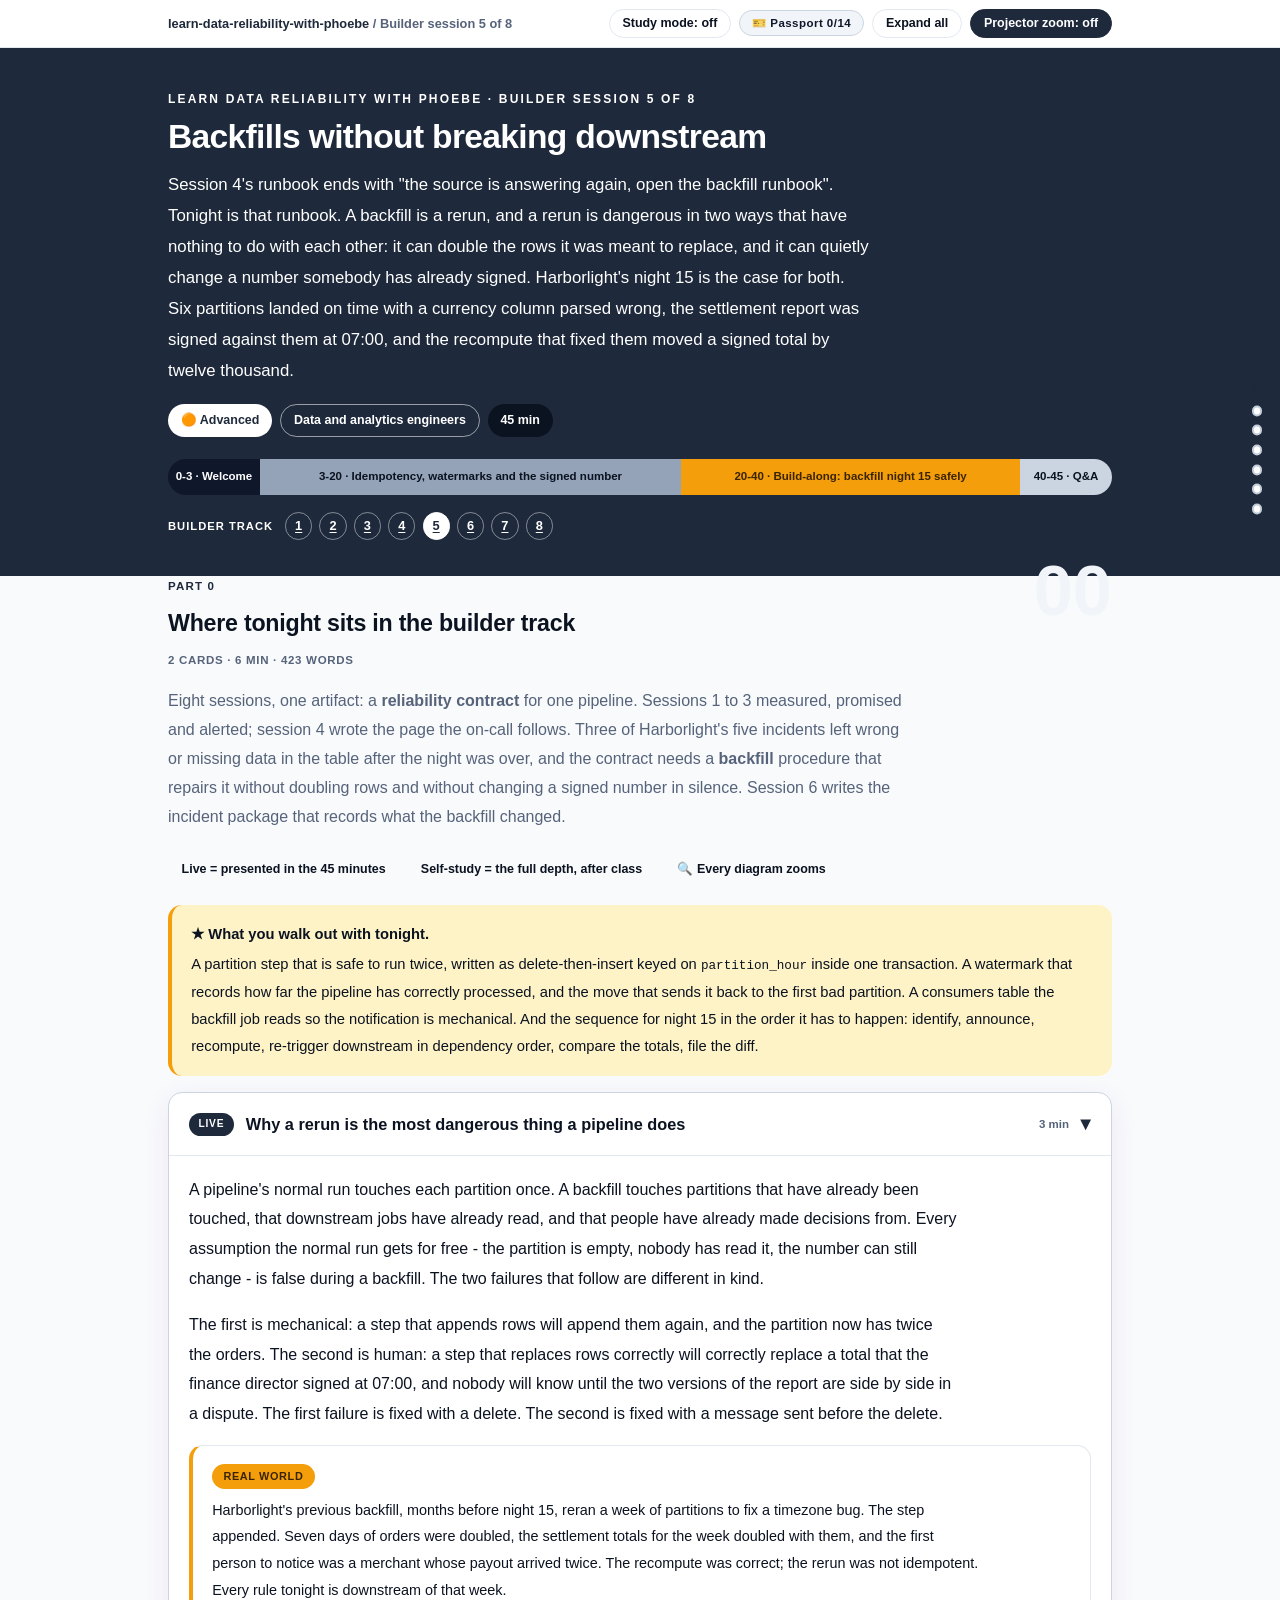
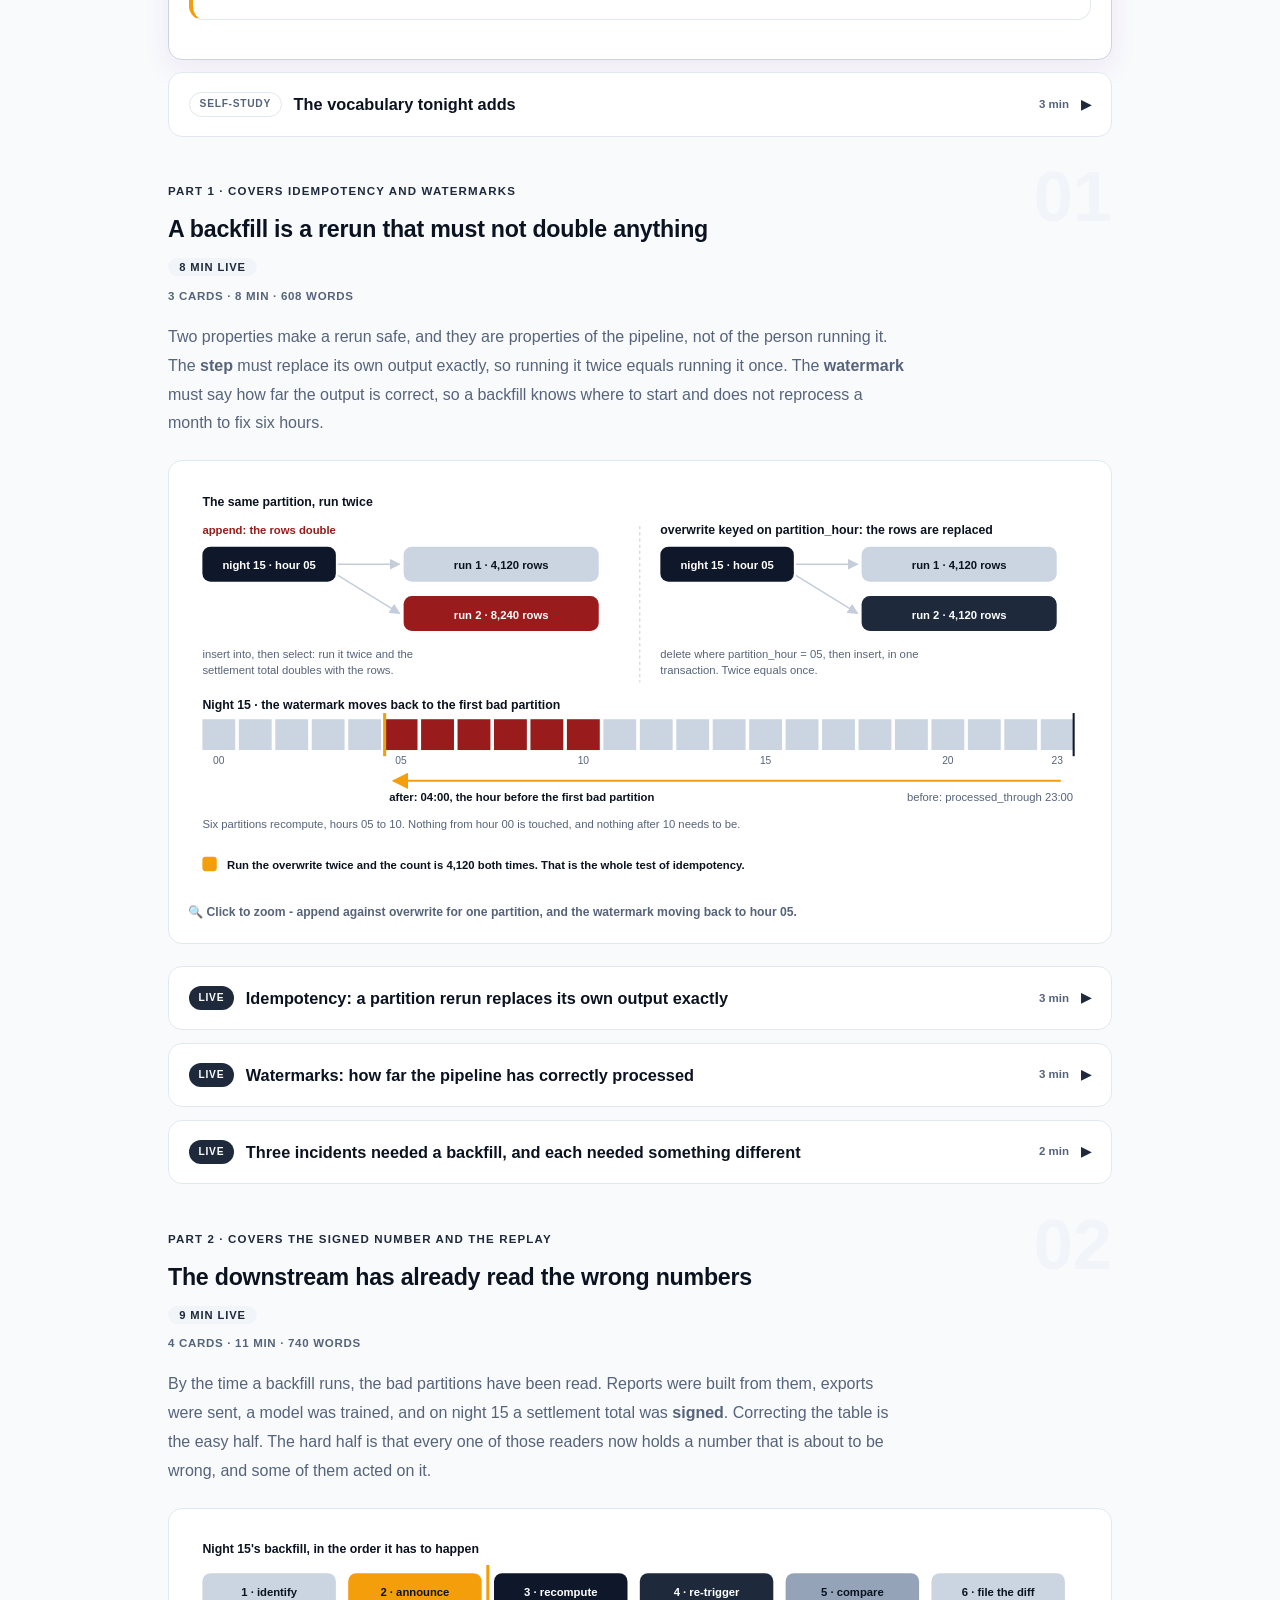
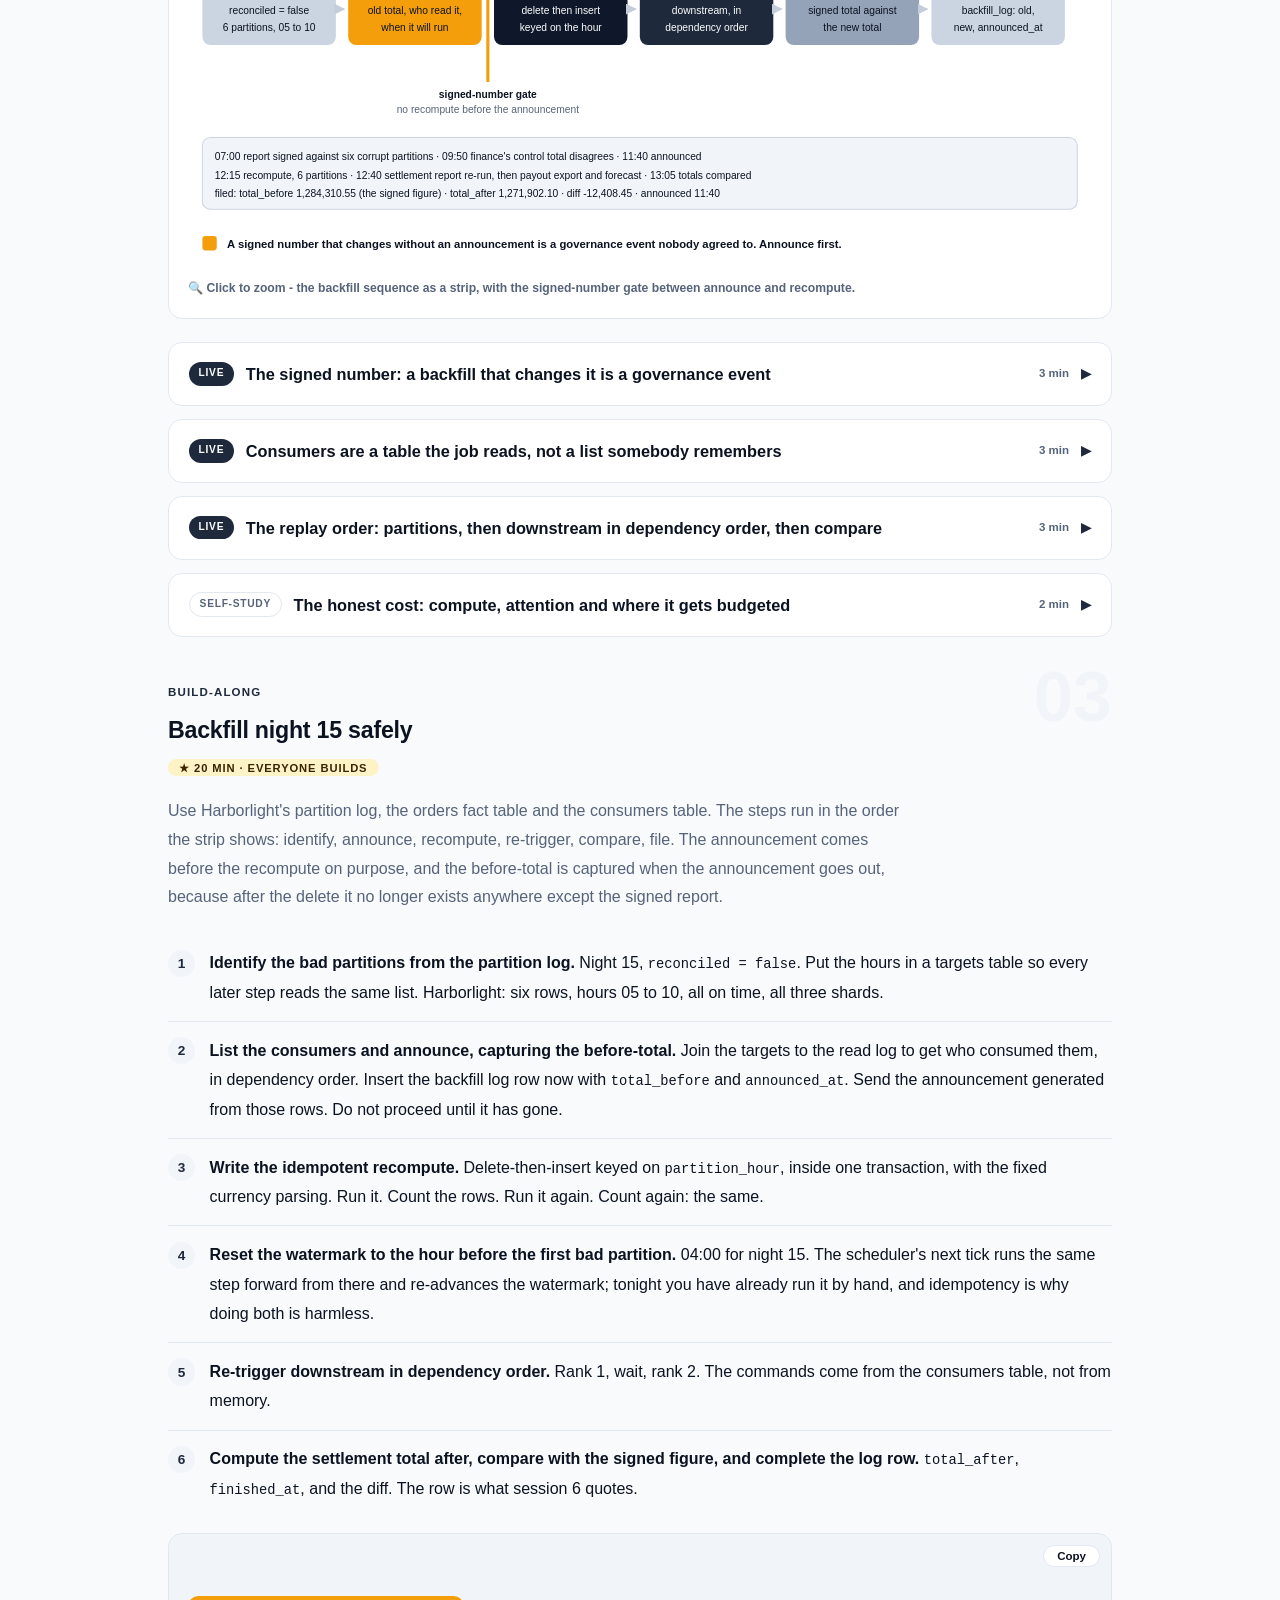
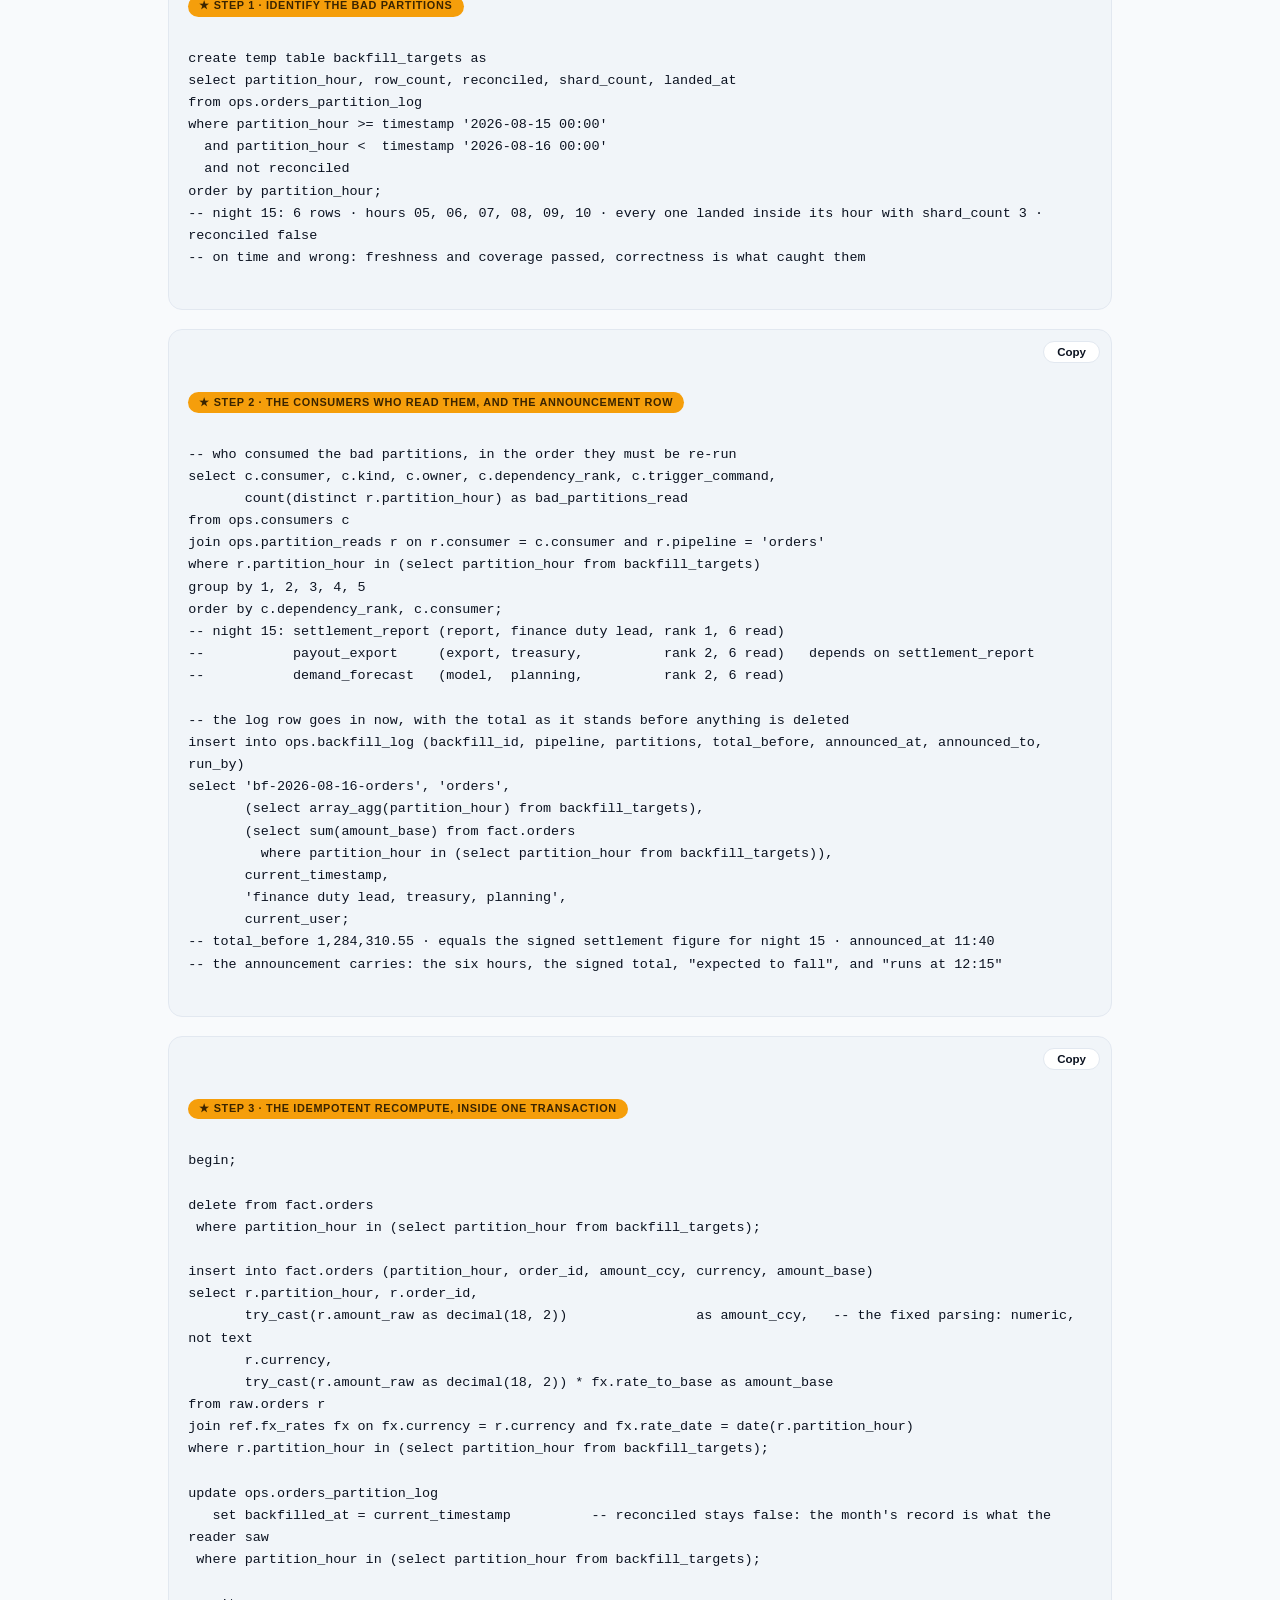
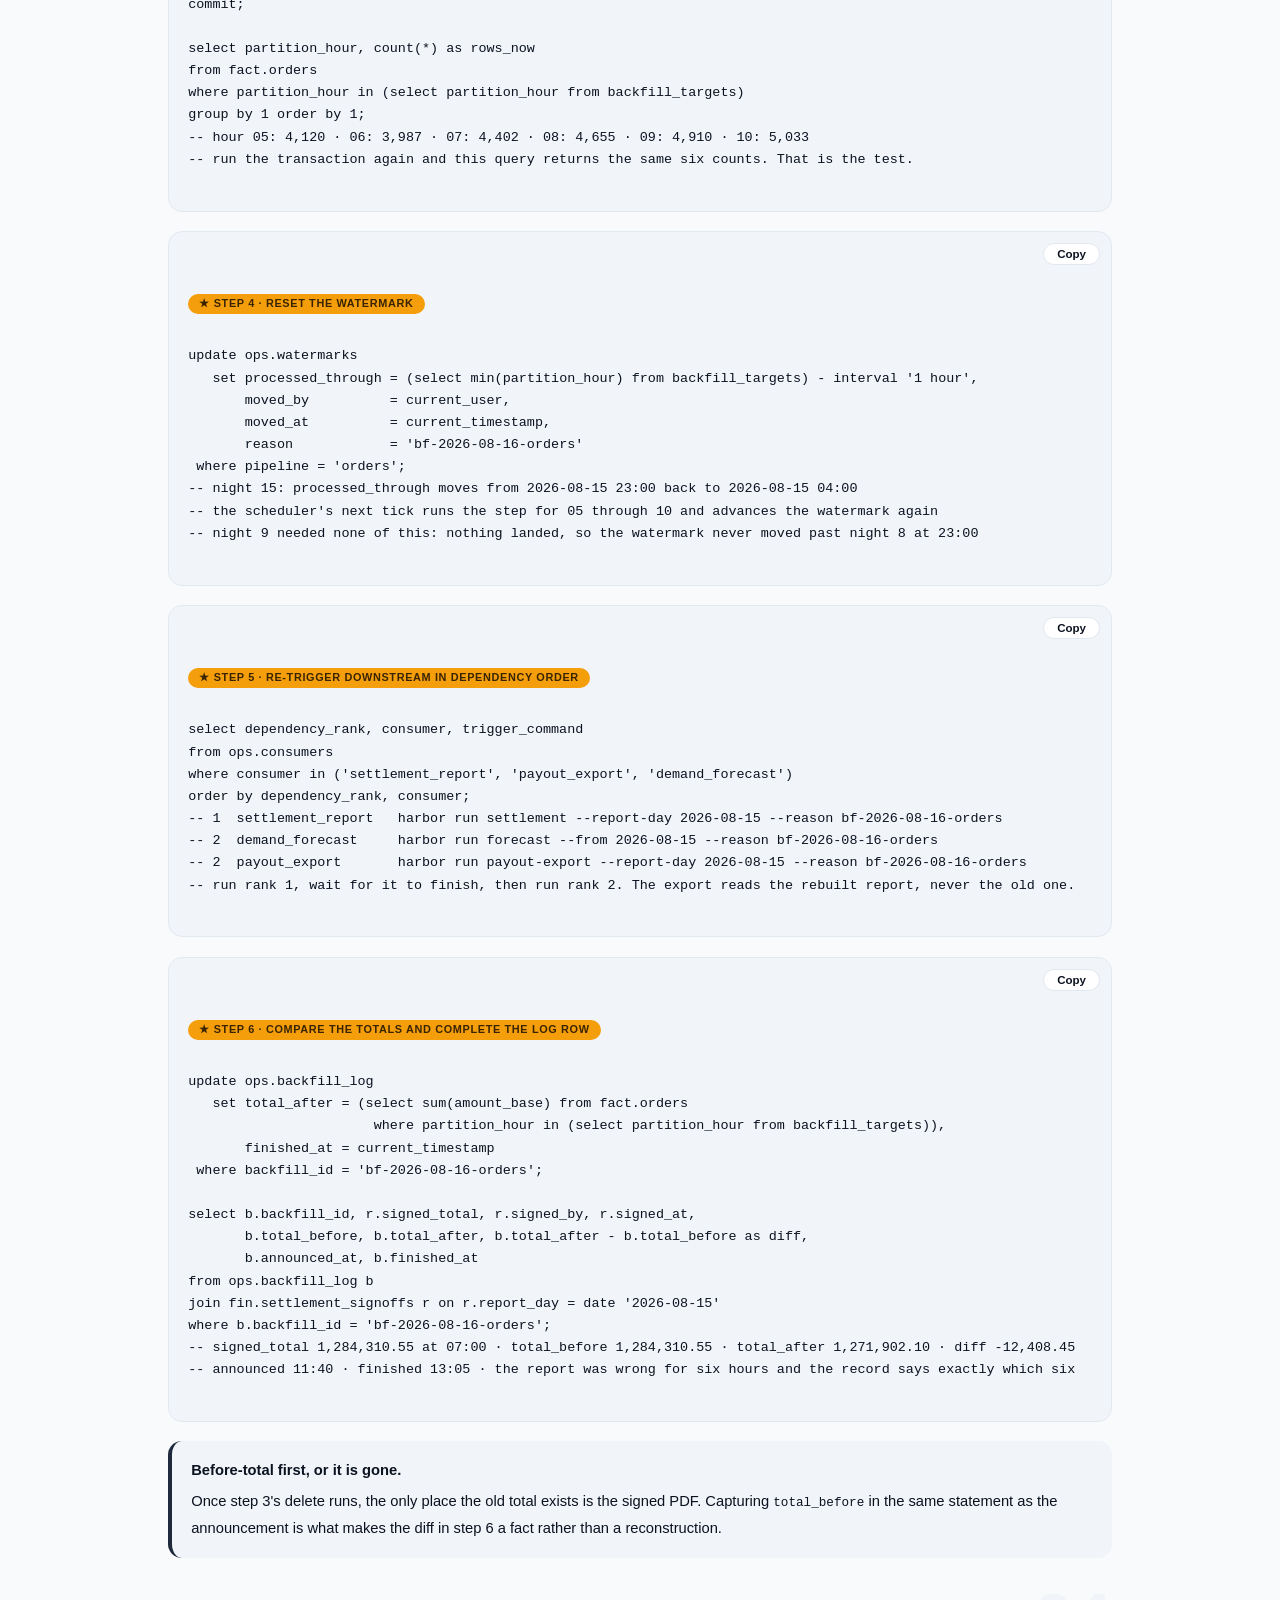
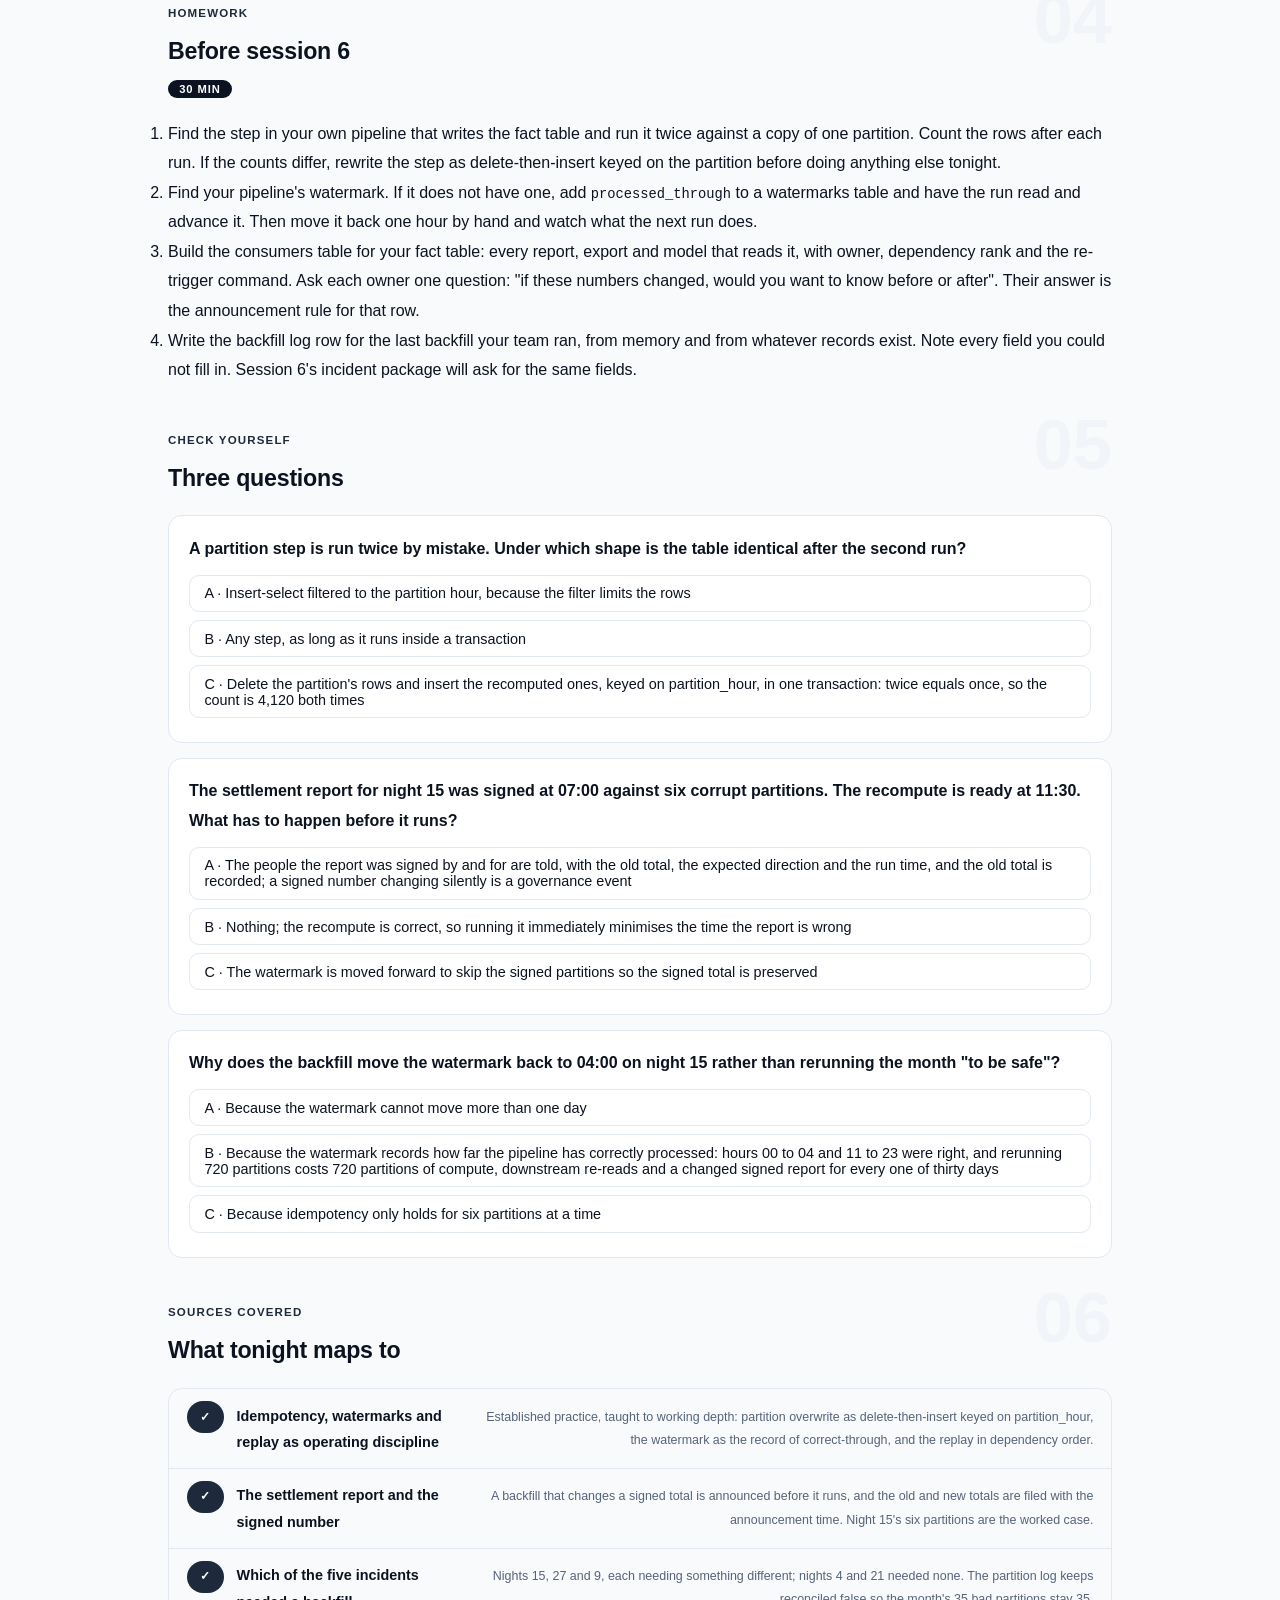
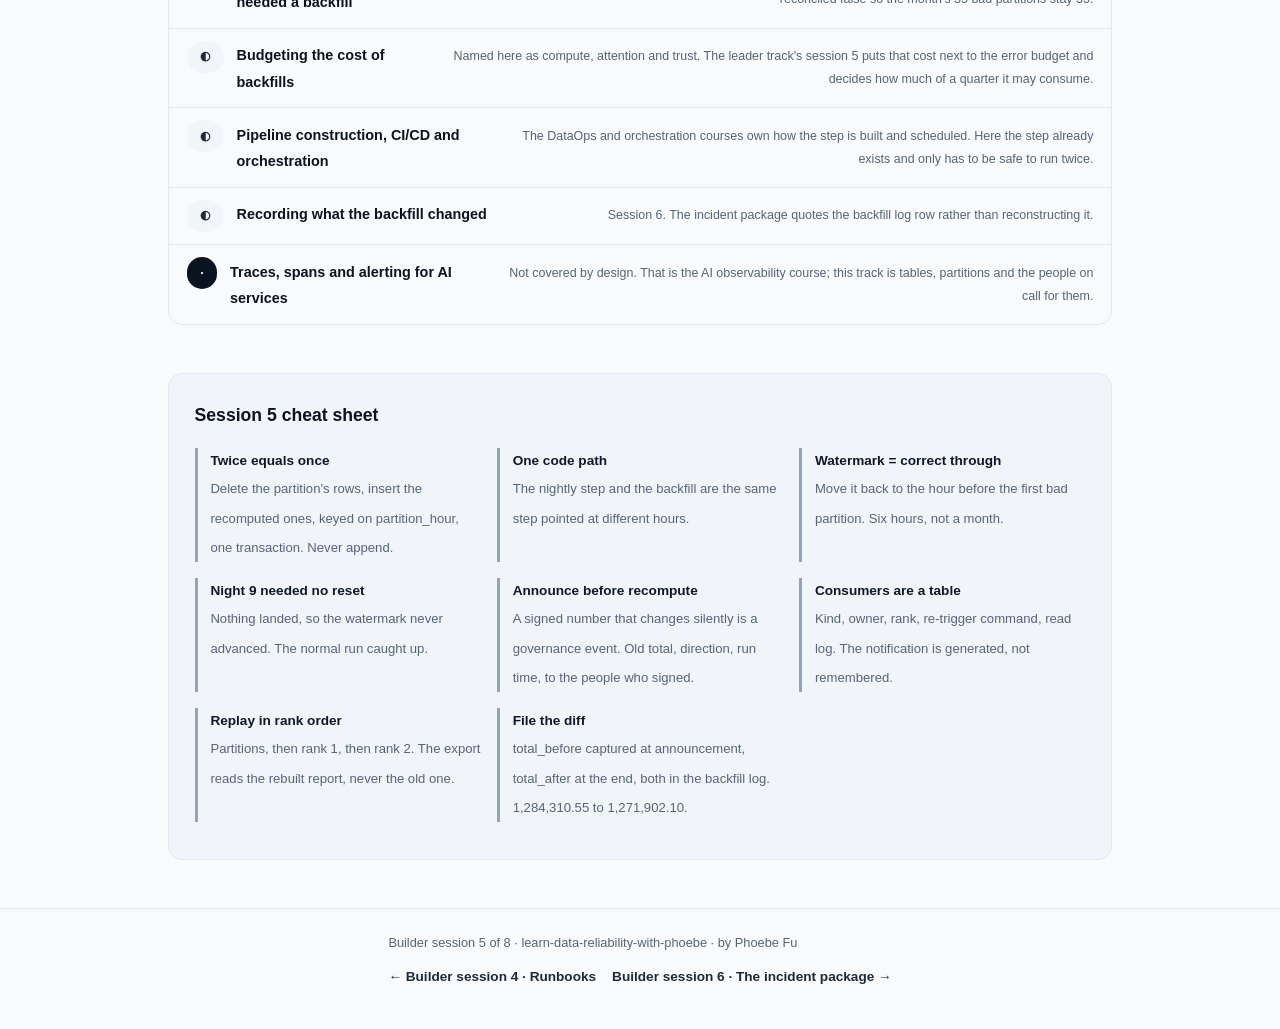
<file: courses/b5-backfills.html>
<!DOCTYPE html>
<html lang="en">
<head>
<meta charset="UTF-8">
<meta name="viewport" content="width=device-width, initial-scale=1.0">
<!-- social:start -->
<meta name="description" content="Builder session 5 of 8. A backfill is a rerun that must not double anything: idempotent partition steps as delete-then-insert keyed on partition_hour, the watermark moved back to the first bad partition, and the settlement report that was already signed against Harborlight's six corrupt night-15 partitions. Announce before the recompute, re-trigger downstream in dependency order, compare the totals, file the diff.">
<meta property="og:type" content="article">
<meta property="og:site_name" content="Learn with Phoebe">
<meta property="og:title" content="Backfills without breaking downstream - learn data reliability with phoebe">
<meta property="og:description" content="Builder session 5 of 8. Running it twice must equal running it once, and a signed number changes only after it is announced.">
<meta property="og:url" content="https://phoebefu6.github.io/learn-data-reliability-with-phoebe/courses/b5-backfills.html">
<meta property="og:image" content="https://phoebefu6.github.io/learn-data-reliability-with-phoebe/assets/og-cover.png">
<meta property="og:image:width" content="1200">
<meta property="og:image:height" content="630">
<meta name="twitter:card" content="summary_large_image">
<meta name="twitter:title" content="Backfills without breaking downstream - learn data reliability with phoebe">
<meta name="twitter:description" content="Identify, announce, recompute, re-trigger in order, compare totals, file the diff. Night 15, safely.">
<meta name="twitter:image" content="https://phoebefu6.github.io/learn-data-reliability-with-phoebe/assets/og-cover.png">
<!-- social:end -->
<title>Builder session 5 · Backfills without breaking downstream - learn data reliability with phoebe</title>
<link rel="stylesheet" href="../assets/style.css?v=24">
</head>
<body>

<div class="toolbar">
  <div class="wrap">
    <span class="crumb"><a href="../index.html">learn-data-reliability-with-phoebe</a> / Builder session 5 of 8</span>
    <button class="btn" id="toggle-all" type="button">Expand all</button>
    <button class="btn primary" id="zoom-toggle" type="button">Projector zoom: off</button>
  </div>
</div>

<header class="masthead">
  <div class="wrap">
    <div class="eyebrow">Learn Data Reliability with Phoebe · Builder session 5 of 8</div>
    <h1>Backfills without <span class="accent">breaking downstream</span></h1>
    <p class="sub">Session 4's runbook ends with "the source is answering again, open the backfill runbook". Tonight is that runbook. A backfill is a rerun, and a rerun is dangerous in two ways that have nothing to do with each other: it can double the rows it was meant to replace, and it can quietly change a number somebody has already signed. Harborlight's night 15 is the case for both. Six partitions landed on time with a currency column parsed wrong, the settlement report was signed against them at 07:00, and the recompute that fixed them moved a signed total by twelve thousand.</p>
    <div class="chip-row">
      <span class="chip level">🟠 Advanced</span>
      <span class="chip audience">Data and analytics engineers</span>
      <span class="chip time">45 min</span>
    </div>
    <div class="agenda">
      <span class="a1" style="flex:1">0-3 · Welcome</span>
      <span class="a2" style="flex:5">3-20 · Idempotency, watermarks and the signed number</span>
      <span class="a3" style="flex:4">20-40 · Build-along: backfill night 15 safely</span>
      <span class="a4" style="flex:1">40-45 · Q&amp;A</span>
    </div>
  </div>
</header>

<main class="wrap">

  <!-- ============ INTRO ============ -->
  <section class="section" id="intro">
    <div class="section-kicker">
      <span class="klabel">Part 0</span>
      <h2>Where tonight sits in the builder track</h2>
    </div>
    <p class="lede">Eight sessions, one artifact: a <strong>reliability contract</strong> for one pipeline. Sessions 1 to 3 measured, promised and alerted; session 4 wrote the page the on-call follows. Three of Harborlight's five incidents left wrong or missing data in the table after the night was over, and the contract needs a <strong>backfill</strong> procedure that repairs it without doubling rows and without changing a signed number in silence. Session 6 writes the incident package that records what the backfill changed.</p>

    <div class="legend">
      <span class="pill">Live = presented in the 45 minutes</span>
      <span class="pill">Self-study = the full depth, after class</span>
      <span class="pill">🔍 Every diagram zooms</span>
    </div>

    <div class="callout win">
      <p><strong>★ What you walk out with tonight.</strong> A partition step that is safe to run twice, written as delete-then-insert keyed on <code class="mono">partition_hour</code> inside one transaction. A watermark that records how far the pipeline has correctly processed, and the move that sends it back to the first bad partition. A consumers table the backfill job reads so the notification is mechanical. And the sequence for night 15 in the order it has to happen: identify, announce, recompute, re-trigger downstream in dependency order, compare the totals, file the diff.</p>
    </div>

    <details class="card" open>
      <summary><span class="mode live">Live</span>Why a rerun is the most dangerous thing a pipeline does<span class="mini">3 min</span><span class="caret">▶</span></summary>
      <div class="body">
        <p>A pipeline's normal run touches each partition once. A backfill touches partitions that have already been touched, that downstream jobs have already read, and that people have already made decisions from. Every assumption the normal run gets for free - the partition is empty, nobody has read it, the number can still change - is false during a backfill. The two failures that follow are different in kind.</p>
        <p>The first is mechanical: a step that appends rows will append them again, and the partition now has twice the orders. The second is human: a step that replaces rows correctly will correctly replace a total that the finance director signed at 07:00, and nobody will know until the two versions of the report are side by side in a dispute. The first failure is fixed with a delete. The second is fixed with a message sent before the delete.</p>
        <div class="callout example">
          <span class="ex-pill">Real world</span>
          <p>Harborlight's previous backfill, months before night 15, reran a week of partitions to fix a timezone bug. The step appended. Seven days of orders were doubled, the settlement totals for the week doubled with them, and the first person to notice was a merchant whose payout arrived twice. The recompute was correct; the rerun was not idempotent. Every rule tonight is downstream of that week.</p>
        </div>
      </div>
    </details>

    <details class="card">
      <summary><span class="mode self">Self-study</span>The vocabulary tonight adds<span class="mini">3 min</span><span class="caret">▶</span></summary>
      <div class="body">
        <ul>
          <li><strong>Idempotent</strong> - running the step twice leaves the table exactly as running it once would. For a partition step: the partition's output is replaced, never added to.</li>
          <li><strong>Partition overwrite</strong> - the idempotent shape: delete the partition's rows, insert the recomputed ones, both keyed on <code class="mono">partition_hour</code>, inside one transaction so a reader never sees the gap.</li>
          <li><strong>Watermark</strong> - the pipeline's record of how far it has correctly processed. A single timestamp per pipeline; every partition at or before it is trusted.</li>
          <li><strong>Backfill</strong> - moving the watermark back to the hour before the first bad partition and running the idempotent step forward to the last bad one.</li>
          <li><strong>Signed number</strong> - a total that a named person has approved and others have acted on. It can still be corrected; it cannot be corrected silently.</li>
          <li><strong>Consumers table</strong> - a record of which reports, exports and models read which partitions, so the backfill job can list who to tell and what to re-run.</li>
          <li><strong>Replay</strong> - re-triggering the consumers of the corrected partitions in dependency order, so a report that feeds an export is rebuilt before the export is.</li>
          <li><strong>Backfill log</strong> - one row per backfill: the partitions, the total before, the total after, when it was announced, when it ran, who ran it.</li>
        </ul>
      </div>
    </details>
  </section>

  <!-- ============ PART 1 ============ -->
  <section class="section" id="part-1">
    <div class="section-kicker">
      <span class="klabel">Part 1 · covers idempotency and watermarks</span>
      <h2>A backfill is a rerun that must not double anything</h2>
      <span class="tag concept">8 min live</span>
    </div>
    <p class="lede">Two properties make a rerun safe, and they are properties of the pipeline, not of the person running it. The <strong>step</strong> must replace its own output exactly, so running it twice equals running it once. The <strong>watermark</strong> must say how far the output is correct, so a backfill knows where to start and does not reprocess a month to fix six hours.</p>

    <figure class="zoomable">
      <svg viewBox="0 0 880 400" xmlns="http://www.w3.org/2000/svg" role="img" aria-label="Top left: the partition for night 15 hour 05 run twice with an append step, giving 4,120 rows then 8,240 rows in red. Top right: the same partition run twice with a delete-then-insert step keyed on partition_hour, giving 4,120 rows both times. Below: the 24 hours of night 15 as cells, hours 05 to 10 red for the six corrupt partitions, with the watermark drawn at 23:00 before the backfill and an arrow moving it back to 04:00, the hour before the first bad partition.">
        <style>
          .b5aH { font: 800 12px Inter, sans-serif; fill: #0B1220; }
          .b5aT { font: 700 11px Inter, sans-serif; fill: #fff; }
          .b5aL { font: 700 11px Inter, sans-serif; fill: #0B1220; }
          .b5aB { font: 400 10px Inter, sans-serif; fill: #56637A; }
          .b5aM { font: 400 11px Inter, sans-serif; fill: #56637A; }
          .b5aR { font: 800 11px Inter, sans-serif; fill: #991B1B; }
          .b5aN { font: 700 11px Inter, sans-serif; fill: #0B1220; }
        </style>
        <defs>
          <marker id="b5aAr" viewBox="0 0 10 10" refX="9" refY="5" markerWidth="7" markerHeight="7" orient="auto"><path d="M0,0 L10,5 L0,10 z" fill="#C4CDD9"></path></marker>
          <marker id="b5aAm" viewBox="0 0 10 10" refX="9" refY="5" markerWidth="8" markerHeight="8" orient="auto"><path d="M0,0 L10,5 L0,10 z" fill="#F59E0B"></path></marker>
        </defs>

        <text class="b5aH" x="14" y="24">The same partition, run twice</text>

        <text class="b5aR" x="14" y="52">append: the rows double</text>
        <rect x="14" y="64" width="130" height="34" rx="8" fill="#0F172A"></rect>
        <text class="b5aT" x="79" y="86" text-anchor="middle">night 15 · hour 05</text>
        <line x1="146" y1="81" x2="206" y2="81" stroke="#C4CDD9" stroke-width="1.5" marker-end="url(#b5aAr)"></line>
        <rect x="210" y="64" width="190" height="34" rx="8" fill="#CBD5E1"></rect>
        <text class="b5aL" x="305" y="86" text-anchor="middle">run 1 · 4,120 rows</text>
        <line x1="146" y1="92" x2="206" y2="129" stroke="#C4CDD9" stroke-width="1.5" marker-end="url(#b5aAr)"></line>
        <rect x="210" y="112" width="190" height="34" rx="8" fill="#991B1B"></rect>
        <text class="b5aT" x="305" y="134" text-anchor="middle">run 2 · 8,240 rows</text>
        <text class="b5aM" x="14" y="172">insert into, then select: run it twice and the</text>
        <text class="b5aM" x="14" y="188">settlement total doubles with the rows.</text>

        <line x1="440" y1="44" x2="440" y2="196" stroke="#C4CDD9" stroke-width="1" stroke-dasharray="3 3"></line>

        <text class="b5aH" x="460" y="52">overwrite keyed on partition_hour: the rows are replaced</text>
        <rect x="460" y="64" width="130" height="34" rx="8" fill="#0F172A"></rect>
        <text class="b5aT" x="525" y="86" text-anchor="middle">night 15 · hour 05</text>
        <line x1="592" y1="81" x2="652" y2="81" stroke="#C4CDD9" stroke-width="1.5" marker-end="url(#b5aAr)"></line>
        <rect x="656" y="64" width="190" height="34" rx="8" fill="#CBD5E1"></rect>
        <text class="b5aL" x="751" y="86" text-anchor="middle">run 1 · 4,120 rows</text>
        <line x1="592" y1="92" x2="652" y2="129" stroke="#C4CDD9" stroke-width="1.5" marker-end="url(#b5aAr)"></line>
        <rect x="656" y="112" width="190" height="34" rx="8" fill="#1E293B"></rect>
        <text class="b5aT" x="751" y="134" text-anchor="middle">run 2 · 4,120 rows</text>
        <text class="b5aM" x="460" y="172">delete where partition_hour = 05, then insert, in one</text>
        <text class="b5aM" x="460" y="188">transaction. Twice equals once.</text>

        <text class="b5aH" x="14" y="222">Night 15 · the watermark moves back to the first bad partition</text>
        <rect x="14" y="232" width="32" height="30" fill="#CBD5E1"></rect>
        <rect x="49.5" y="232" width="32" height="30" fill="#CBD5E1"></rect>
        <rect x="85" y="232" width="32" height="30" fill="#CBD5E1"></rect>
        <rect x="120.5" y="232" width="32" height="30" fill="#CBD5E1"></rect>
        <rect x="156" y="232" width="32" height="30" fill="#CBD5E1"></rect>
        <rect x="191.5" y="232" width="32" height="30" fill="#991B1B"></rect>
        <rect x="227" y="232" width="32" height="30" fill="#991B1B"></rect>
        <rect x="262.5" y="232" width="32" height="30" fill="#991B1B"></rect>
        <rect x="298" y="232" width="32" height="30" fill="#991B1B"></rect>
        <rect x="333.5" y="232" width="32" height="30" fill="#991B1B"></rect>
        <rect x="369" y="232" width="32" height="30" fill="#991B1B"></rect>
        <rect x="404.5" y="232" width="32" height="30" fill="#CBD5E1"></rect>
        <rect x="440" y="232" width="32" height="30" fill="#CBD5E1"></rect>
        <rect x="475.5" y="232" width="32" height="30" fill="#CBD5E1"></rect>
        <rect x="511" y="232" width="32" height="30" fill="#CBD5E1"></rect>
        <rect x="546.5" y="232" width="32" height="30" fill="#CBD5E1"></rect>
        <rect x="582" y="232" width="32" height="30" fill="#CBD5E1"></rect>
        <rect x="617.5" y="232" width="32" height="30" fill="#CBD5E1"></rect>
        <rect x="653" y="232" width="32" height="30" fill="#CBD5E1"></rect>
        <rect x="688.5" y="232" width="32" height="30" fill="#CBD5E1"></rect>
        <rect x="724" y="232" width="32" height="30" fill="#CBD5E1"></rect>
        <rect x="759.5" y="232" width="32" height="30" fill="#CBD5E1"></rect>
        <rect x="795" y="232" width="32" height="30" fill="#CBD5E1"></rect>
        <rect x="830.5" y="232" width="32" height="30" fill="#CBD5E1"></rect>
        <text class="b5aB" x="30" y="276" text-anchor="middle">00</text>
        <text class="b5aB" x="207.5" y="276" text-anchor="middle">05</text>
        <text class="b5aB" x="385" y="276" text-anchor="middle">10</text>
        <text class="b5aB" x="562.5" y="276" text-anchor="middle">15</text>
        <text class="b5aB" x="740" y="276" text-anchor="middle">20</text>
        <text class="b5aB" x="846.5" y="276" text-anchor="middle">23</text>

        <line x1="862.5" y1="226" x2="862.5" y2="268" stroke="#0F172A" stroke-width="2"></line>
        <line x1="191.5" y1="226" x2="191.5" y2="268" stroke="#F59E0B" stroke-width="3"></line>
        <line x1="850" y1="292" x2="200" y2="292" stroke="#F59E0B" stroke-width="2" marker-end="url(#b5aAm)"></line>
        <text class="b5aM" x="862" y="312" text-anchor="end">before: processed_through 23:00</text>
        <text class="b5aN" x="196" y="312">after: 04:00, the hour before the first bad partition</text>
        <text class="b5aM" x="14" y="338">Six partitions recompute, hours 05 to 10. Nothing from hour 00 is touched, and nothing after 10 needs to be.</text>

        <rect x="14" y="366" width="14" height="14" rx="3" fill="#F59E0B"></rect>
        <text class="b5aN" x="38" y="378">Run the overwrite twice and the count is 4,120 both times. That is the whole test of idempotency.</text>
      </svg>
      <figcaption>🔍 Click to zoom - append against overwrite for one partition, and the watermark moving back to hour 05.</figcaption>
    </figure>

    <details class="card">
      <summary><span class="mode live">Live</span>Idempotency: a partition rerun replaces its own output exactly<span class="mini">3 min</span><span class="caret">▶</span></summary>
      <div class="body">
        <p>The test is one sentence: run the step twice and the table is identical to running it once. For a partitioned table the only shape that passes is <strong>replace the partition</strong>: delete every row whose <code class="mono">partition_hour</code> matches, insert the recomputed rows for that hour, and do both inside one transaction so no reader ever sees an hour with zero rows. Platforms that offer <code class="mono">insert overwrite partition</code> do the same thing in one statement; the guarantee is the same.</p>
        <div class="prompt-box bad">
          <span class="label">✗ The step that doubles</span>
insert into fact.orders (partition_hour, order_id, amount_ccy, amount_base)
select partition_hour, order_id, amount_ccy, amount_base
from staging.orders_parsed
where partition_hour = timestamp '2026-08-15 05:00';
-- run once: 4,120 rows for hour 05.  run twice: 8,240.  The settlement total doubles with it.
        </div>
        <div class="prompt-box good">
          <span class="label">★ The step that replaces</span>
begin;
delete from fact.orders
 where partition_hour = timestamp '2026-08-15 05:00';
insert into fact.orders (partition_hour, order_id, amount_ccy, amount_base)
select partition_hour, order_id, amount_ccy, amount_base
from staging.orders_parsed
where partition_hour = timestamp '2026-08-15 05:00';
commit;
-- run once: 4,120 rows.  run twice: 4,120 rows.  Run it a hundred times: 4,120 rows.
        </div>
        <p>Never append during a rerun, and the cleanest way to guarantee that is to never append at all: if the normal nightly step is the same delete-then-insert, a backfill is the normal step pointed at an old hour. One code path, tested every night, is the code path that runs when it matters.</p>
      </div>
    </details>

    <details class="card">
      <summary><span class="mode live">Live</span>Watermarks: how far the pipeline has correctly processed<span class="mini">3 min</span><span class="caret">▶</span></summary>
      <div class="body">
        <p>A watermark is one timestamp per pipeline, <code class="mono">processed_through</code>, and its meaning is strict: every partition at or before it is correct. The nightly run reads it, processes the hours after it, and advances it. A backfill is the same run with the watermark first moved <strong>back to the hour before the first bad partition</strong>. For night 15 that is 04:00: hours 05 to 10 recompute, hours 00 to 04 are never touched, and the six hours after 10 were already right.</p>
        <ul>
          <li><strong>Back to the first bad partition, not to the start.</strong> The temptation is to "rerun the month to be safe". Idempotency makes that harmless to the table and expensive to everything else: 720 partitions of compute, 720 partitions of downstream re-reads, and a signed report for every one of the thirty days now changing under its readers. Six hours is six hours.</li>
          <li><strong>The watermark is also a signal.</strong> Downstream jobs that process "everything since the watermark" see it move back and know that range is being rewritten. Moving it is how the pipeline tells the truth about what it currently trusts.</li>
          <li><strong>Night 9 needed no reset.</strong> Fourteen partitions never landed, so the watermark never advanced past night 8 at 23:00. When the source came back the normal run started from the watermark and caught up. That is the watermark doing its job with nobody touching it.</li>
        </ul>
      </div>
    </details>

    <details class="card">
      <summary><span class="mode live">Live</span>Three incidents needed a backfill, and each needed something different<span class="mini">2 min</span><span class="caret">▶</span></summary>
      <div class="body">
        <table class="clean">
          <thead><tr><th>Incident</th><th>Bad partitions</th><th>What was wrong in the table</th><th>What the backfill needed</th></tr></thead>
          <tbody>
            <tr><td>Night 15 · corrupt batch</td><td><strong>6</strong>, hours 05 to 10</td><td>Landed on time, currency column parsed as text, <code class="mono">amount_base</code> wrong</td><td>Recompute the six with the fixed currency parsing, after announcing, because the report was signed against them</td></tr>
            <tr><td>Night 27 · partial load</td><td><strong>4</strong></td><td>Landed on time with two of three shards</td><td>Rerun the four once the missing shard was available; the watermark had advanced past them, so it moves back</td></tr>
            <tr><td>Night 9 · upstream outage</td><td><strong>14</strong></td><td>Never landed</td><td>Recompute the fourteen once the source was back, and tell everybody who read the report stale that the numbers are now real</td></tr>
          </tbody>
        </table>
        <p>Nights 4 and 21 needed none. The late load and the flapping connector delivered their rows late, and the connector's retries completed the short partitions before morning; the table ended those nights whole and only the reader's wait was counted. A backfill is for wrong or missing data, not for a bad indicator.</p>
      </div>
    </details>
  </section>

  <!-- ============ PART 2 ============ -->
  <section class="section" id="part-2">
    <div class="section-kicker">
      <span class="klabel">Part 2 · covers the signed number and the replay</span>
      <h2>The downstream has already read the wrong numbers</h2>
      <span class="tag concept">9 min live</span>
    </div>
    <p class="lede">By the time a backfill runs, the bad partitions have been read. Reports were built from them, exports were sent, a model was trained, and on night 15 a settlement total was <strong>signed</strong>. Correcting the table is the easy half. The hard half is that every one of those readers now holds a number that is about to be wrong, and some of them acted on it.</p>

    <figure class="zoomable">
      <svg viewBox="0 0 880 330" xmlns="http://www.w3.org/2000/svg" role="img" aria-label="Six steps left to right: identify the bad partitions, announce with the old total and the reader list, recompute with delete then insert keyed on partition_hour, re-trigger downstream in dependency order, compare the signed total against the new one, file the diff in the backfill log. An amber vertical line between announce and recompute is labelled signed-number gate, no recompute before the announcement. A strip below gives night 15's timeline from the 07:00 signing to the 13:05 comparison, and the filed totals.">
        <style>
          .b5bH { font: 800 12px Inter, sans-serif; fill: #0B1220; }
          .b5bT { font: 800 11px Inter, sans-serif; fill: #fff; }
          .b5bW { font: 400 10px Inter, sans-serif; fill: #fff; }
          .b5bL { font: 800 11px Inter, sans-serif; fill: #0B1220; }
          .b5bB { font: 400 10px Inter, sans-serif; fill: #0B1220; }
          .b5bM { font: 400 10px Inter, sans-serif; fill: #56637A; }
          .b5bK { font: 800 10px Inter, sans-serif; fill: #0B1220; }
          .b5bN { font: 700 11px Inter, sans-serif; fill: #0B1220; }
        </style>
        <defs>
          <marker id="b5bAr" viewBox="0 0 10 10" refX="9" refY="5" markerWidth="7" markerHeight="7" orient="auto"><path d="M0,0 L10,5 L0,10 z" fill="#C4CDD9"></path></marker>
        </defs>

        <text class="b5bH" x="14" y="24">Night 15's backfill, in the order it has to happen</text>

        <rect x="14" y="44" width="130" height="70" rx="8" fill="#CBD5E1"></rect>
        <text class="b5bL" x="79" y="66" text-anchor="middle">1 · identify</text>
        <text class="b5bB" x="79" y="84" text-anchor="middle">reconciled = false</text>
        <text class="b5bB" x="79" y="100" text-anchor="middle">6 partitions, 05 to 10</text>
        <line x1="146" y1="79" x2="152" y2="79" stroke="#C4CDD9" stroke-width="1.5" marker-end="url(#b5bAr)"></line>

        <rect x="156" y="44" width="130" height="70" rx="8" fill="#F59E0B"></rect>
        <text class="b5bL" x="221" y="66" text-anchor="middle">2 · announce</text>
        <text class="b5bB" x="221" y="84" text-anchor="middle">old total, who read it,</text>
        <text class="b5bB" x="221" y="100" text-anchor="middle">when it will run</text>

        <line x1="292" y1="36" x2="292" y2="150" stroke="#F59E0B" stroke-width="3"></line>
        <text class="b5bK" x="292" y="166" text-anchor="middle">signed-number gate</text>
        <text class="b5bM" x="292" y="180" text-anchor="middle">no recompute before the announcement</text>

        <rect x="298" y="44" width="130" height="70" rx="8" fill="#0F172A"></rect>
        <text class="b5bT" x="363" y="66" text-anchor="middle">3 · recompute</text>
        <text class="b5bW" x="363" y="84" text-anchor="middle">delete then insert</text>
        <text class="b5bW" x="363" y="100" text-anchor="middle">keyed on the hour</text>
        <line x1="430" y1="79" x2="436" y2="79" stroke="#C4CDD9" stroke-width="1.5" marker-end="url(#b5bAr)"></line>

        <rect x="440" y="44" width="130" height="70" rx="8" fill="#1E293B"></rect>
        <text class="b5bT" x="505" y="66" text-anchor="middle">4 · re-trigger</text>
        <text class="b5bW" x="505" y="84" text-anchor="middle">downstream, in</text>
        <text class="b5bW" x="505" y="100" text-anchor="middle">dependency order</text>
        <line x1="572" y1="79" x2="578" y2="79" stroke="#C4CDD9" stroke-width="1.5" marker-end="url(#b5bAr)"></line>

        <rect x="582" y="44" width="130" height="70" rx="8" fill="#94A3B8"></rect>
        <text class="b5bL" x="647" y="66" text-anchor="middle">5 · compare</text>
        <text class="b5bB" x="647" y="84" text-anchor="middle">signed total against</text>
        <text class="b5bB" x="647" y="100" text-anchor="middle">the new total</text>
        <line x1="714" y1="79" x2="720" y2="79" stroke="#C4CDD9" stroke-width="1.5" marker-end="url(#b5bAr)"></line>

        <rect x="724" y="44" width="130" height="70" rx="8" fill="#CBD5E1"></rect>
        <text class="b5bL" x="789" y="66" text-anchor="middle">6 · file the diff</text>
        <text class="b5bB" x="789" y="84" text-anchor="middle">backfill_log: old,</text>
        <text class="b5bB" x="789" y="100" text-anchor="middle">new, announced_at</text>

        <rect x="14" y="204" width="852" height="70" rx="8" fill="#F1F5F9" stroke="#CBD5E1"></rect>
        <text class="b5bB" x="26" y="226">07:00 report signed against six corrupt partitions · 09:50 finance's control total disagrees · 11:40 announced</text>
        <text class="b5bB" x="26" y="244">12:15 recompute, 6 partitions · 12:40 settlement report re-run, then payout export and forecast · 13:05 totals compared</text>
        <text class="b5bB" x="26" y="262">filed: total_before 1,284,310.55 (the signed figure) · total_after 1,271,902.10 · diff -12,408.45 · announced 11:40</text>

        <rect x="14" y="300" width="14" height="14" rx="3" fill="#F59E0B"></rect>
        <text class="b5bN" x="38" y="312">A signed number that changes without an announcement is a governance event nobody agreed to. Announce first.</text>
      </svg>
      <figcaption>🔍 Click to zoom - the backfill sequence as a strip, with the signed-number gate between announce and recompute.</figcaption>
    </figure>

    <details class="card">
      <summary><span class="mode live">Live</span>The signed number: a backfill that changes it is a governance event<span class="mini">3 min</span><span class="caret">▶</span></summary>
      <div class="body">
        <p>At 07:00 on the morning after night 15 the settlement duty lead signed a total of 1,284,310.55. Six of the partitions behind it had a currency column that arrived as text, and the base-currency amount for those rows was wrong. The recompute produced 1,271,902.10. Both numbers are the output of the same pipeline; only one of them has a signature on it, and merchants were paid against it.</p>
        <p>A backfill that silently replaces a signed total has not fixed a bug. It has created two versions of a document that people act on, with no record of which one anybody saw. The rule is that a backfill touching partitions a signed report read is <strong>announced before it runs</strong>: to whom the report was signed by, with the old total, the expected direction of the change, and the time it will run. Then it runs. Then the old and new totals are written down next to each other, with the announcement time, in a place that outlives the chat thread.</p>
        <div class="callout example">
          <span class="ex-pill">Real world</span>
          <p>Finance's own spreadsheet caught night 15 at 09:50, when its control total disagreed with the signed report. The question they asked first was not "how do we fix it"; it was "what did we pay against". A backfill log with the signed figure, the corrected figure and the announcement time is the answer to that question, and it is one insert statement.</p>
        </div>
      </div>
    </details>

    <details class="card">
      <summary><span class="mode live">Live</span>Consumers are a table the job reads, not a list somebody remembers<span class="mini">3 min</span><span class="caret">▶</span></summary>
      <div class="body">
        <p>"Who read these partitions" is a question with a changing answer. A new export is added, a model starts reading the table, a report is retired. If the backfill's notification depends on the engineer remembering the list, the list is wrong within a quarter and the newest consumer is the one nobody tells.</p>
        <p>The fix is a <strong>consumers table</strong>: one row per downstream job that reads the orders table, with its kind, its owner, its dependency rank and the command that re-triggers it, plus a read log that records which partitions it consumed and when. The backfill job joins its target partitions to the read log and gets the list mechanically. On night 15 that list was three rows: the settlement report, the payout export that depends on it, and the demand forecast. Each row carries the person to tell and the order to run in, and the announcement in step 2 is generated from it rather than composed.</p>
      </div>
    </details>

    <details class="card">
      <summary><span class="mode live">Live</span>The replay order: partitions, then downstream in dependency order, then compare<span class="mini">3 min</span><span class="caret">▶</span></summary>
      <div class="body">
        <ul>
          <li><strong>Backfill the partitions first.</strong> All six, inside the transaction, so no downstream job is re-triggered against a half-corrected range. The partition log rows get a <code class="mono">backfilled_at</code> stamp; <code class="mono">reconciled</code> stays false, because the month's record is what the reader saw that morning and the 35 bad partitions stay 35.</li>
          <li><strong>Re-trigger downstream in dependency order.</strong> Rank 1 before rank 2. The settlement report rebuilds first; the payout export reads the rebuilt report and so runs after it; the forecast reads the table directly and can run alongside the export. Running the export before the report re-sends the wrong payouts with a fresh timestamp.</li>
          <li><strong>Compare the totals last.</strong> The signed figure against the figure the rebuilt report now shows, for exactly the same partitions. The diff is the size of what the readers were told wrong, and it goes in the log next to both totals.</li>
          <li><strong>File the diff.</strong> One row in the backfill log: partitions, total before, total after, announced at, ran at, who ran it. The incident package in session 6 quotes that row; nobody reconstructs it from memory.</li>
        </ul>
      </div>
    </details>

    <details class="card">
      <summary><span class="mode self">Self-study</span>The honest cost: compute, attention and where it gets budgeted<span class="mini">2 min</span><span class="caret">▶</span></summary>
      <div class="body">
        <ul>
          <li><strong>A backfill spends compute.</strong> Six partitions recomputed, three downstream jobs re-run, one of them a model. Night 9's fourteen partitions were more than half a night's work redone in daylight, on the same warehouse the daytime analysts use.</li>
          <li><strong>A backfill spends attention.</strong> The announcement, the reply from finance, the merchant who asks why the payout moved. None of that is on a dashboard and all of it is real.</li>
          <li><strong>A backfill spends trust, once.</strong> A signed number that moves with an announcement is a correction. One that moves without it is the last time that report is trusted without a second spreadsheet beside it.</li>
          <li><strong>The cost belongs in the budget conversation.</strong> The error budget from session 3 counts the bad partitions; it does not yet count what repairing them cost. Putting that cost next to the budget, and deciding how much of a quarter's engineering time backfills may consume before the pipeline itself gets fixed, is a leadership decision, and the leader track's session 5 is where it is made.</li>
        </ul>
      </div>
    </details>
  </section>

  <!-- ============ DEMO ============ -->
  <section class="section" id="demo-1">
    <div class="section-kicker">
      <span class="klabel">Build-along</span>
      <h2>Backfill night 15 safely</h2>
      <span class="tag demo">★ 20 min · everyone builds</span>
    </div>
    <p class="lede">Use Harborlight's partition log, the orders fact table and the consumers table. The steps run in the order the strip shows: identify, announce, recompute, re-trigger, compare, file. The announcement comes before the recompute on purpose, and the before-total is captured when the announcement goes out, because after the delete it no longer exists anywhere except the signed report.</p>

    <div class="steps">
      <div class="step">
        <p><strong>Identify the bad partitions from the partition log.</strong> Night 15, <code class="mono">reconciled = false</code>. Put the hours in a targets table so every later step reads the same list. Harborlight: six rows, hours 05 to 10, all on time, all three shards.</p>
      </div>
      <div class="step">
        <p><strong>List the consumers and announce, capturing the before-total.</strong> Join the targets to the read log to get who consumed them, in dependency order. Insert the backfill log row now with <code class="mono">total_before</code> and <code class="mono">announced_at</code>. Send the announcement generated from those rows. Do not proceed until it has gone.</p>
      </div>
      <div class="step">
        <p><strong>Write the idempotent recompute.</strong> Delete-then-insert keyed on <code class="mono">partition_hour</code>, inside one transaction, with the fixed currency parsing. Run it. Count the rows. Run it again. Count again: the same.</p>
      </div>
      <div class="step">
        <p><strong>Reset the watermark to the hour before the first bad partition.</strong> 04:00 for night 15. The scheduler's next tick runs the same step forward from there and re-advances the watermark; tonight you have already run it by hand, and idempotency is why doing both is harmless.</p>
      </div>
      <div class="step">
        <p><strong>Re-trigger downstream in dependency order.</strong> Rank 1, wait, rank 2. The commands come from the consumers table, not from memory.</p>
      </div>
      <div class="step">
        <p><strong>Compute the settlement total after, compare with the signed figure, and complete the log row.</strong> <code class="mono">total_after</code>, <code class="mono">finished_at</code>, and the diff. The row is what session 6 quotes.</p>
      </div>
    </div>

    <div class="prompt-box good">
      <span class="label">★ Step 1 · identify the bad partitions</span>
create temp table backfill_targets as
select partition_hour, row_count, reconciled, shard_count, landed_at
from ops.orders_partition_log
where partition_hour &gt;= timestamp '2026-08-15 00:00'
  and partition_hour &lt;  timestamp '2026-08-16 00:00'
  and not reconciled
order by partition_hour;
-- night 15: 6 rows · hours 05, 06, 07, 08, 09, 10 · every one landed inside its hour with shard_count 3 · reconciled false
-- on time and wrong: freshness and coverage passed, correctness is what caught them
    </div>

    <div class="prompt-box good">
      <span class="label">★ Step 2 · the consumers who read them, and the announcement row</span>
-- who consumed the bad partitions, in the order they must be re-run
select c.consumer, c.kind, c.owner, c.dependency_rank, c.trigger_command,
       count(distinct r.partition_hour) as bad_partitions_read
from ops.consumers c
join ops.partition_reads r on r.consumer = c.consumer and r.pipeline = 'orders'
where r.partition_hour in (select partition_hour from backfill_targets)
group by 1, 2, 3, 4, 5
order by c.dependency_rank, c.consumer;
-- night 15: settlement_report (report, finance duty lead, rank 1, 6 read)
--           payout_export     (export, treasury,          rank 2, 6 read)   depends on settlement_report
--           demand_forecast   (model,  planning,          rank 2, 6 read)

-- the log row goes in now, with the total as it stands before anything is deleted
insert into ops.backfill_log (backfill_id, pipeline, partitions, total_before, announced_at, announced_to, run_by)
select 'bf-2026-08-16-orders', 'orders',
       (select array_agg(partition_hour) from backfill_targets),
       (select sum(amount_base) from fact.orders
         where partition_hour in (select partition_hour from backfill_targets)),
       current_timestamp,
       'finance duty lead, treasury, planning',
       current_user;
-- total_before 1,284,310.55 · equals the signed settlement figure for night 15 · announced_at 11:40
-- the announcement carries: the six hours, the signed total, "expected to fall", and "runs at 12:15"
    </div>

    <div class="prompt-box good">
      <span class="label">★ Step 3 · the idempotent recompute, inside one transaction</span>
begin;

delete from fact.orders
 where partition_hour in (select partition_hour from backfill_targets);

insert into fact.orders (partition_hour, order_id, amount_ccy, currency, amount_base)
select r.partition_hour, r.order_id,
       try_cast(r.amount_raw as decimal(18, 2))                as amount_ccy,   -- the fixed parsing: numeric, not text
       r.currency,
       try_cast(r.amount_raw as decimal(18, 2)) * fx.rate_to_base as amount_base
from raw.orders r
join ref.fx_rates fx on fx.currency = r.currency and fx.rate_date = date(r.partition_hour)
where r.partition_hour in (select partition_hour from backfill_targets);

update ops.orders_partition_log
   set backfilled_at = current_timestamp          -- reconciled stays false: the month's record is what the reader saw
 where partition_hour in (select partition_hour from backfill_targets);

commit;

select partition_hour, count(*) as rows_now
from fact.orders
where partition_hour in (select partition_hour from backfill_targets)
group by 1 order by 1;
-- hour 05: 4,120 · 06: 3,987 · 07: 4,402 · 08: 4,655 · 09: 4,910 · 10: 5,033
-- run the transaction again and this query returns the same six counts. That is the test.
    </div>

    <div class="prompt-box good">
      <span class="label">★ Step 4 · reset the watermark</span>
update ops.watermarks
   set processed_through = (select min(partition_hour) from backfill_targets) - interval '1 hour',
       moved_by          = current_user,
       moved_at          = current_timestamp,
       reason            = 'bf-2026-08-16-orders'
 where pipeline = 'orders';
-- night 15: processed_through moves from 2026-08-15 23:00 back to 2026-08-15 04:00
-- the scheduler's next tick runs the step for 05 through 10 and advances the watermark again
-- night 9 needed none of this: nothing landed, so the watermark never moved past night 8 at 23:00
    </div>

    <div class="prompt-box good">
      <span class="label">★ Step 5 · re-trigger downstream in dependency order</span>
select dependency_rank, consumer, trigger_command
from ops.consumers
where consumer in ('settlement_report', 'payout_export', 'demand_forecast')
order by dependency_rank, consumer;
-- 1  settlement_report   harbor run settlement --report-day 2026-08-15 --reason bf-2026-08-16-orders
-- 2  demand_forecast     harbor run forecast --from 2026-08-15 --reason bf-2026-08-16-orders
-- 2  payout_export       harbor run payout-export --report-day 2026-08-15 --reason bf-2026-08-16-orders
-- run rank 1, wait for it to finish, then run rank 2. The export reads the rebuilt report, never the old one.
    </div>

    <div class="prompt-box good">
      <span class="label">★ Step 6 · compare the totals and complete the log row</span>
update ops.backfill_log
   set total_after = (select sum(amount_base) from fact.orders
                       where partition_hour in (select partition_hour from backfill_targets)),
       finished_at = current_timestamp
 where backfill_id = 'bf-2026-08-16-orders';

select b.backfill_id, r.signed_total, r.signed_by, r.signed_at,
       b.total_before, b.total_after, b.total_after - b.total_before as diff,
       b.announced_at, b.finished_at
from ops.backfill_log b
join fin.settlement_signoffs r on r.report_day = date '2026-08-15'
where b.backfill_id = 'bf-2026-08-16-orders';
-- signed_total 1,284,310.55 at 07:00 · total_before 1,284,310.55 · total_after 1,271,902.10 · diff -12,408.45
-- announced 11:40 · finished 13:05 · the report was wrong for six hours and the record says exactly which six
    </div>

    <div class="callout tip">
      <p><strong>Before-total first, or it is gone.</strong> Once step 3's delete runs, the only place the old total exists is the signed PDF. Capturing <code class="mono">total_before</code> in the same statement as the announcement is what makes the diff in step 6 a fact rather than a reconstruction.</p>
    </div>
  </section>

  <!-- ============ HOMEWORK ============ -->
  <section class="section" id="exercise">
    <div class="section-kicker">
      <span class="klabel">Homework</span>
      <h2>Before session 6</h2>
      <span class="tag exercise">30 min</span>
    </div>
    <ol>
      <li>Find the step in your own pipeline that writes the fact table and run it twice against a copy of one partition. Count the rows after each run. If the counts differ, rewrite the step as delete-then-insert keyed on the partition before doing anything else tonight.</li>
      <li>Find your pipeline's watermark. If it does not have one, add <code class="mono">processed_through</code> to a watermarks table and have the run read and advance it. Then move it back one hour by hand and watch what the next run does.</li>
      <li>Build the consumers table for your fact table: every report, export and model that reads it, with owner, dependency rank and the re-trigger command. Ask each owner one question: "if these numbers changed, would you want to know before or after". Their answer is the announcement rule for that row.</li>
      <li>Write the backfill log row for the last backfill your team ran, from memory and from whatever records exist. Note every field you could not fill in. Session 6's incident package will ask for the same fields.</li>
    </ol>
  </section>

  <!-- ============ QUIZ ============ -->
  <section class="section" id="quiz">
    <div class="section-kicker">
      <span class="klabel">Check yourself</span>
      <h2>Three questions</h2>
    </div>

    <div class="quiz-q" data-answer="2">
      <p class="qtext">A partition step is run twice by mistake. Under which shape is the table identical after the second run?</p>
      <button class="qopt" type="button">A · Insert-select filtered to the partition hour, because the filter limits the rows</button>
      <button class="qopt" type="button">B · Any step, as long as it runs inside a transaction</button>
      <button class="qopt" type="button">C · Delete the partition's rows and insert the recomputed ones, keyed on partition_hour, in one transaction: twice equals once, so the count is 4,120 both times</button>
      <p class="qwhy">A filtered insert still appends: 4,120 rows becomes 8,240. The transaction stops readers seeing the gap, but only the delete stops the doubling. Idempotency is a property of the step, not of how carefully it is run.</p>
    </div>

    <div class="quiz-q" data-answer="0">
      <p class="qtext">The settlement report for night 15 was signed at 07:00 against six corrupt partitions. The recompute is ready at 11:30. What has to happen before it runs?</p>
      <button class="qopt" type="button">A · The people the report was signed by and for are told, with the old total, the expected direction and the run time, and the old total is recorded; a signed number changing silently is a governance event</button>
      <button class="qopt" type="button">B · Nothing; the recompute is correct, so running it immediately minimises the time the report is wrong</button>
      <button class="qopt" type="button">C · The watermark is moved forward to skip the signed partitions so the signed total is preserved</button>
      <p class="qwhy">Correct and silent creates two versions of a document merchants were paid against, with no record of which one anybody saw. Announce first, then run, then file both totals with the announcement time.</p>
    </div>

    <div class="quiz-q" data-answer="1">
      <p class="qtext">Why does the backfill move the watermark back to 04:00 on night 15 rather than rerunning the month "to be safe"?</p>
      <button class="qopt" type="button">A · Because the watermark cannot move more than one day</button>
      <button class="qopt" type="button">B · Because the watermark records how far the pipeline has correctly processed: hours 00 to 04 and 11 to 23 were right, and rerunning 720 partitions costs 720 partitions of compute, downstream re-reads and a changed signed report for every one of thirty days</button>
      <button class="qopt" type="button">C · Because idempotency only holds for six partitions at a time</button>
      <p class="qwhy">Idempotency makes the full rerun harmless to the table and expensive to everything else. Six bad hours is six hours of recompute; the watermark is what lets the backfill know that.</p>
    </div>

    <p class="quiz-score"></p>
  </section>

  <!-- ============ COVERAGE ============ -->
  <section class="section" id="official">
    <div class="section-kicker">
      <span class="klabel">Sources covered</span>
      <h2>What tonight maps to</h2>
    </div>
    <div class="covered">
      <div class="covered-row">
        <span class="status pill solid">✓</span>
        <span class="name">Idempotency, watermarks and replay as operating discipline</span>
        <span class="note">Established practice, taught to working depth: partition overwrite as delete-then-insert keyed on partition_hour, the watermark as the record of correct-through, and the replay in dependency order.</span>
      </div>
      <div class="covered-row">
        <span class="status pill solid">✓</span>
        <span class="name">The settlement report and the signed number</span>
        <span class="note">A backfill that changes a signed total is announced before it runs, and the old and new totals are filed with the announcement time. Night 15's six partitions are the worked case.</span>
      </div>
      <div class="covered-row">
        <span class="status pill solid">✓</span>
        <span class="name">Which of the five incidents needed a backfill</span>
        <span class="note">Nights 15, 27 and 9, each needing something different; nights 4 and 21 needed none. The partition log keeps reconciled false so the month's 35 bad partitions stay 35.</span>
      </div>
      <div class="covered-row">
        <span class="status pill light">◐</span>
        <span class="name">Budgeting the cost of backfills</span>
        <span class="note">Named here as compute, attention and trust. The leader track's session 5 puts that cost next to the error budget and decides how much of a quarter it may consume.</span>
      </div>
      <div class="covered-row">
        <span class="status pill light">◐</span>
        <span class="name">Pipeline construction, CI/CD and orchestration</span>
        <span class="note">The DataOps and orchestration courses own how the step is built and scheduled. Here the step already exists and only has to be safe to run twice.</span>
      </div>
      <div class="covered-row">
        <span class="status pill light">◐</span>
        <span class="name">Recording what the backfill changed</span>
        <span class="note">Session 6. The incident package quotes the backfill log row rather than reconstructing it.</span>
      </div>
      <div class="covered-row">
        <span class="status pill inkpill">·</span>
        <span class="name">Traces, spans and alerting for AI services</span>
        <span class="note">Not covered by design. That is the AI observability course; this track is tables, partitions and the people on call for them.</span>
      </div>
    </div>
  </section>

  <!-- ============ CHEAT SHEET ============ -->
  <section class="cheat" id="cheatsheet">
    <h3>Session 5 cheat sheet</h3>
    <div class="grid-2">
      <div class="cheat-item"><b>Twice equals once</b><span>Delete the partition's rows, insert the recomputed ones, keyed on partition_hour, one transaction. Never append.</span></div>
      <div class="cheat-item"><b>One code path</b><span>The nightly step and the backfill are the same step pointed at different hours.</span></div>
      <div class="cheat-item"><b>Watermark = correct through</b><span>Move it back to the hour before the first bad partition. Six hours, not a month.</span></div>
      <div class="cheat-item"><b>Night 9 needed no reset</b><span>Nothing landed, so the watermark never advanced. The normal run caught up.</span></div>
      <div class="cheat-item"><b>Announce before recompute</b><span>A signed number that changes silently is a governance event. Old total, direction, run time, to the people who signed.</span></div>
      <div class="cheat-item"><b>Consumers are a table</b><span>Kind, owner, rank, re-trigger command, read log. The notification is generated, not remembered.</span></div>
      <div class="cheat-item"><b>Replay in rank order</b><span>Partitions, then rank 1, then rank 2. The export reads the rebuilt report, never the old one.</span></div>
      <div class="cheat-item"><b>File the diff</b><span>total_before captured at announcement, total_after at the end, both in the backfill log. 1,284,310.55 to 1,271,902.10.</span></div>
    </div>
  </section>

</main>

<footer class="pagefoot">
  <div class="wrap">
    <p>Builder session 5 of 8 · learn-data-reliability-with-phoebe · by Phoebe Fu</p>
    <nav class="pagenav">
      <a href="b4-runbooks.html">← Builder session 4 · Runbooks</a>
      <a href="b6-incident-package.html">Builder session 6 · The incident package →</a>
    </nav>
  </div>
</footer>

<script src="../assets/app.js?v=22"></script>
</body>
</html>
</file>
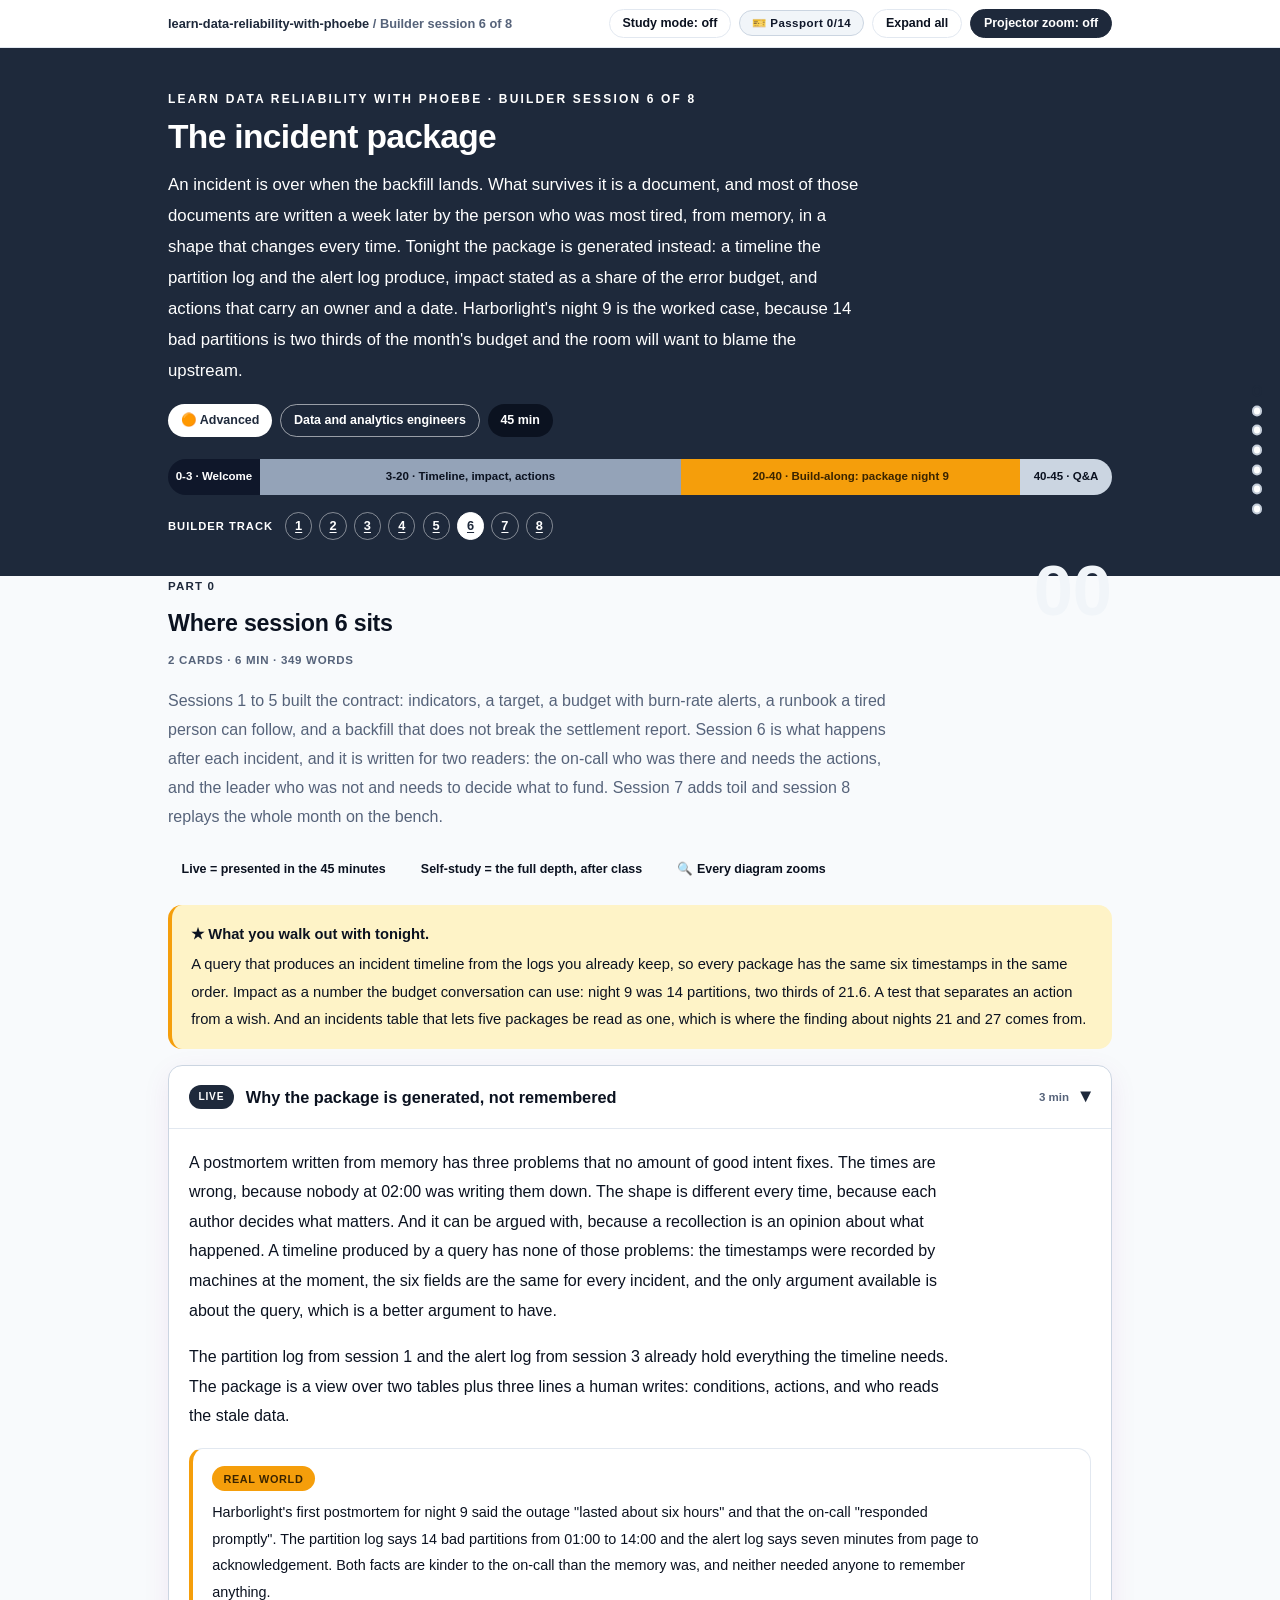
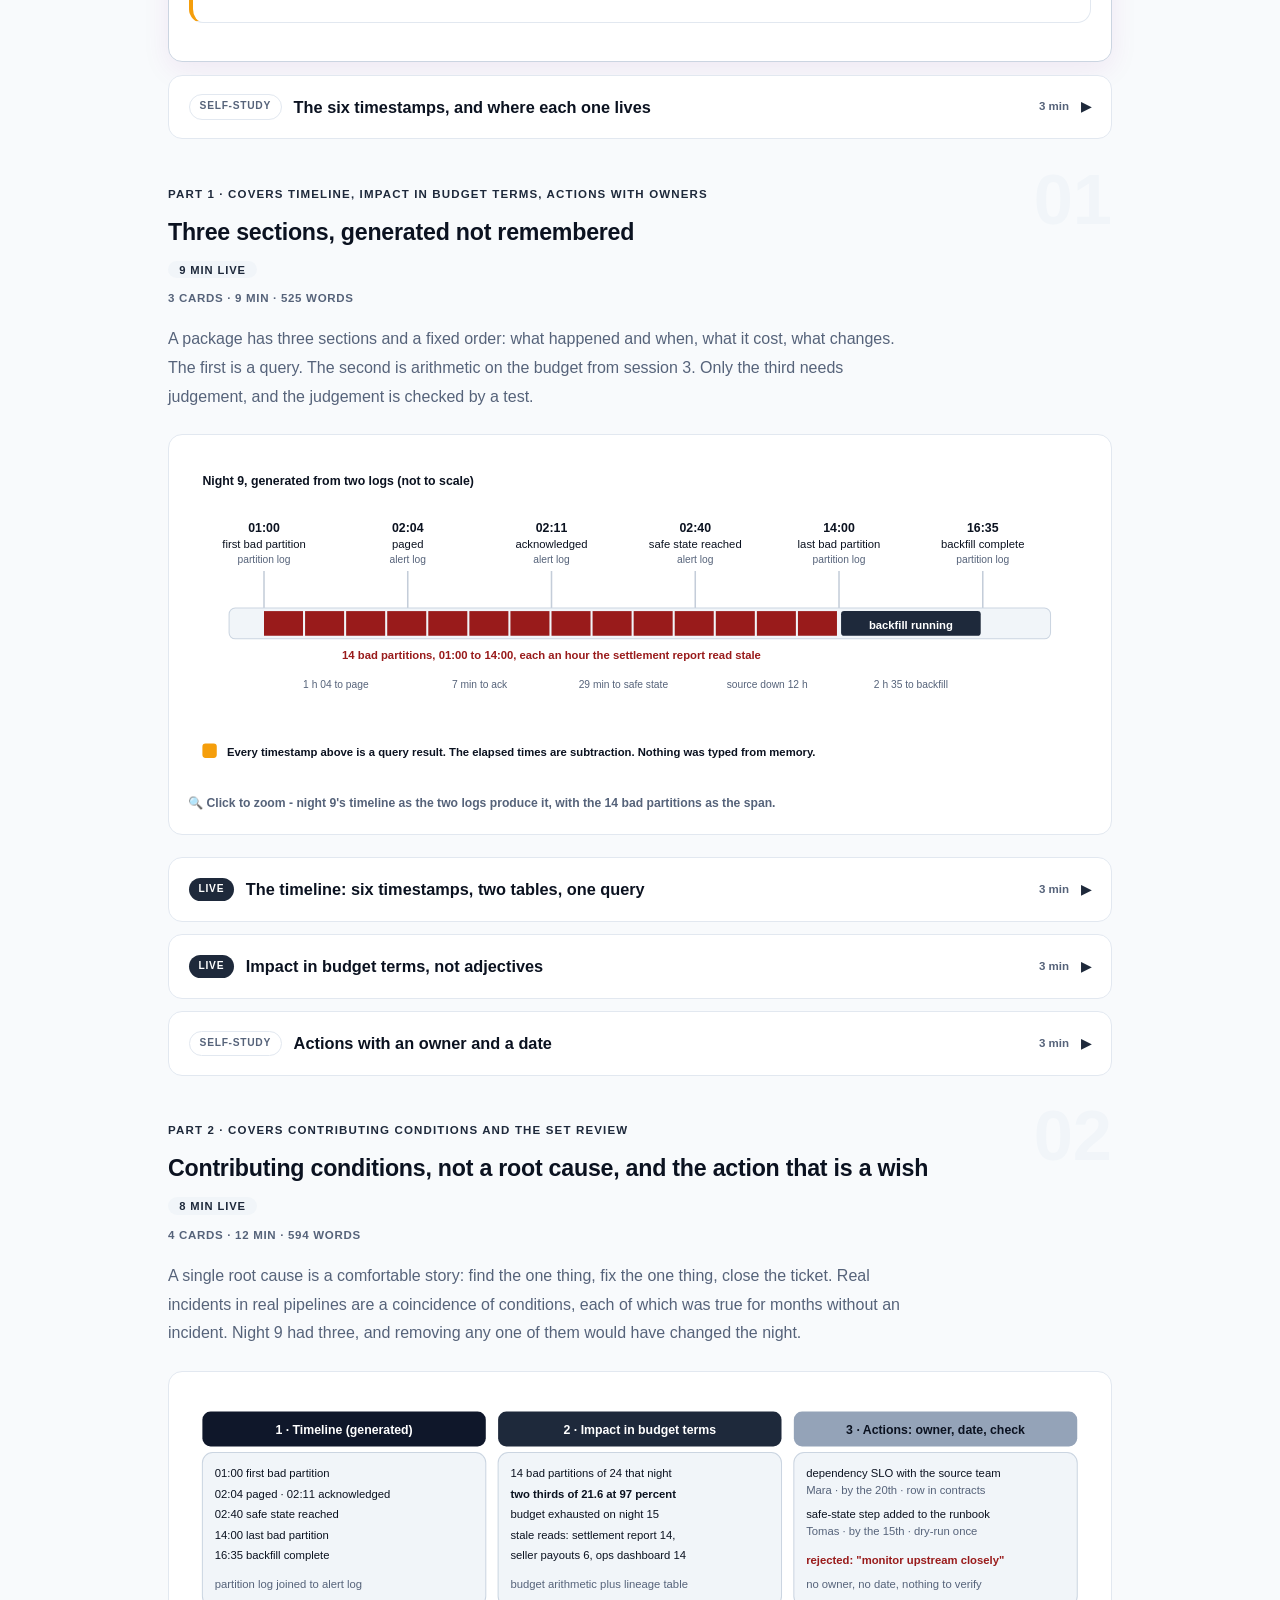
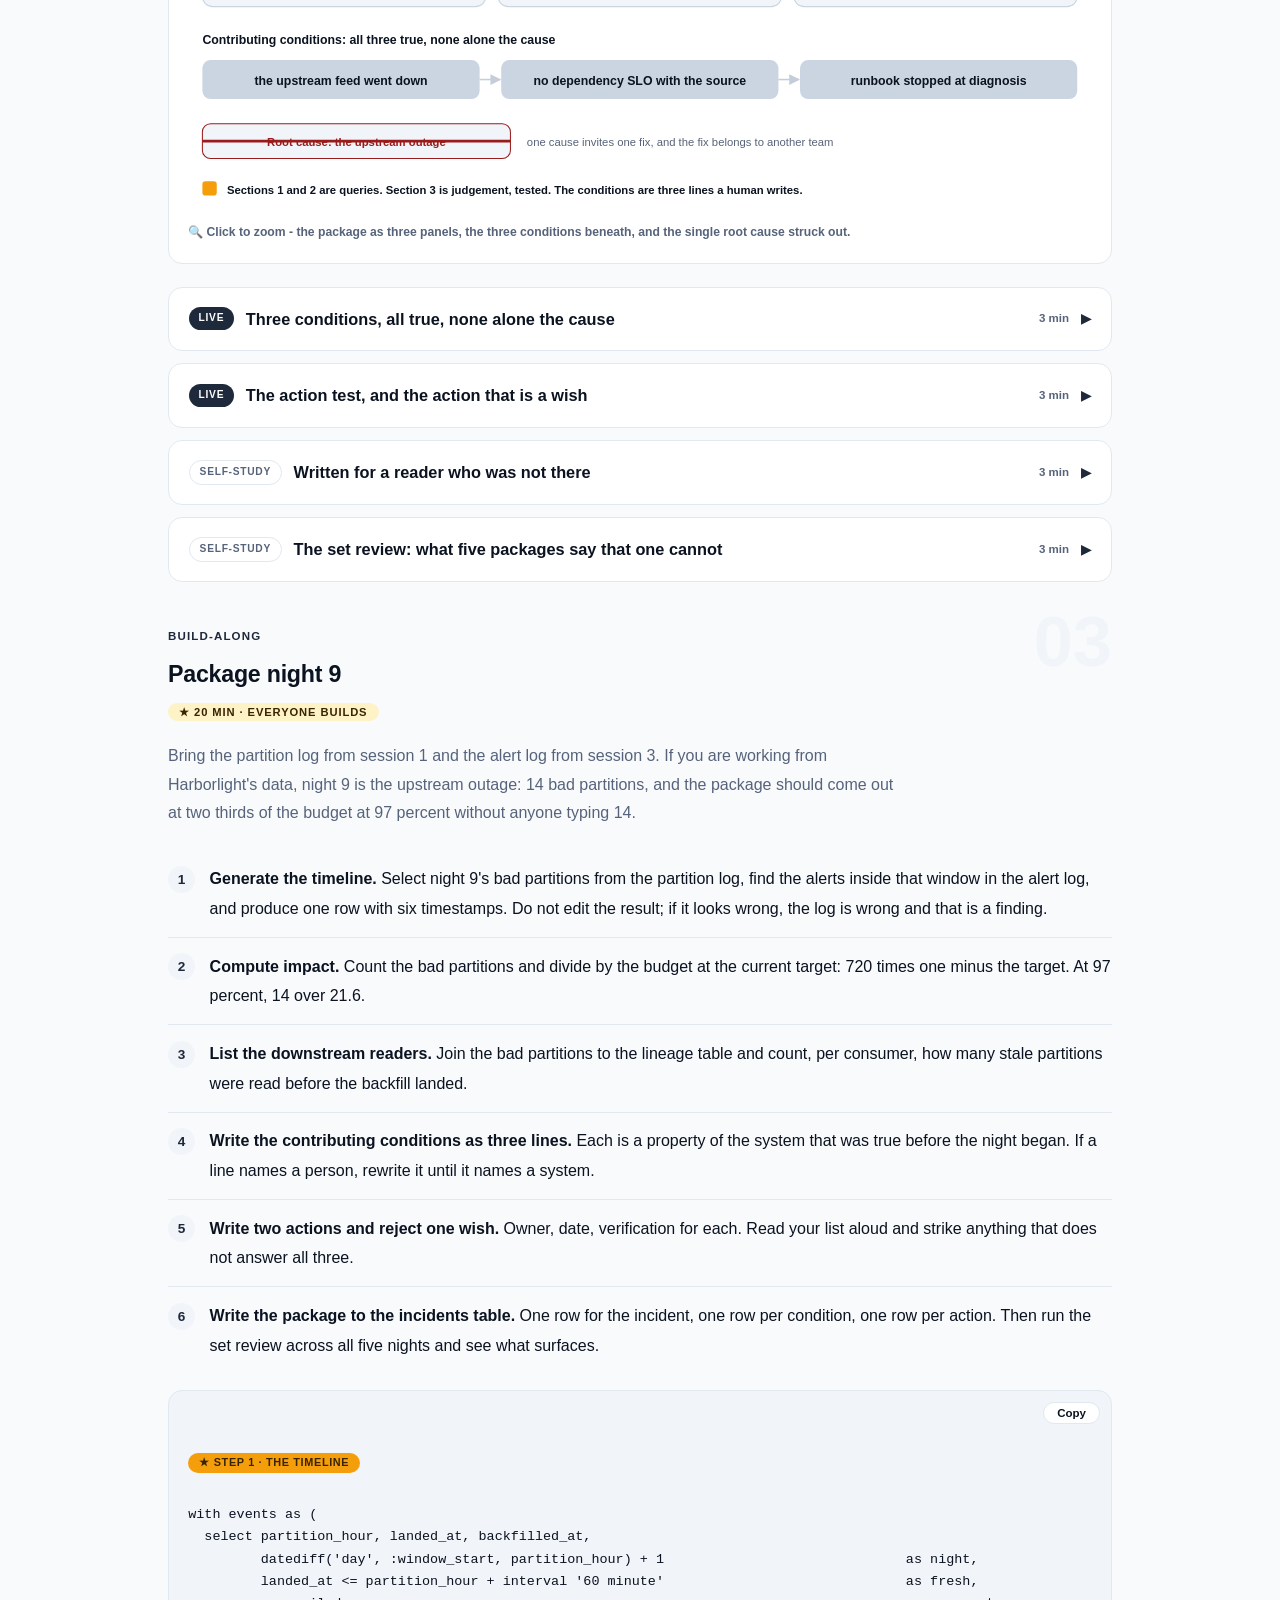
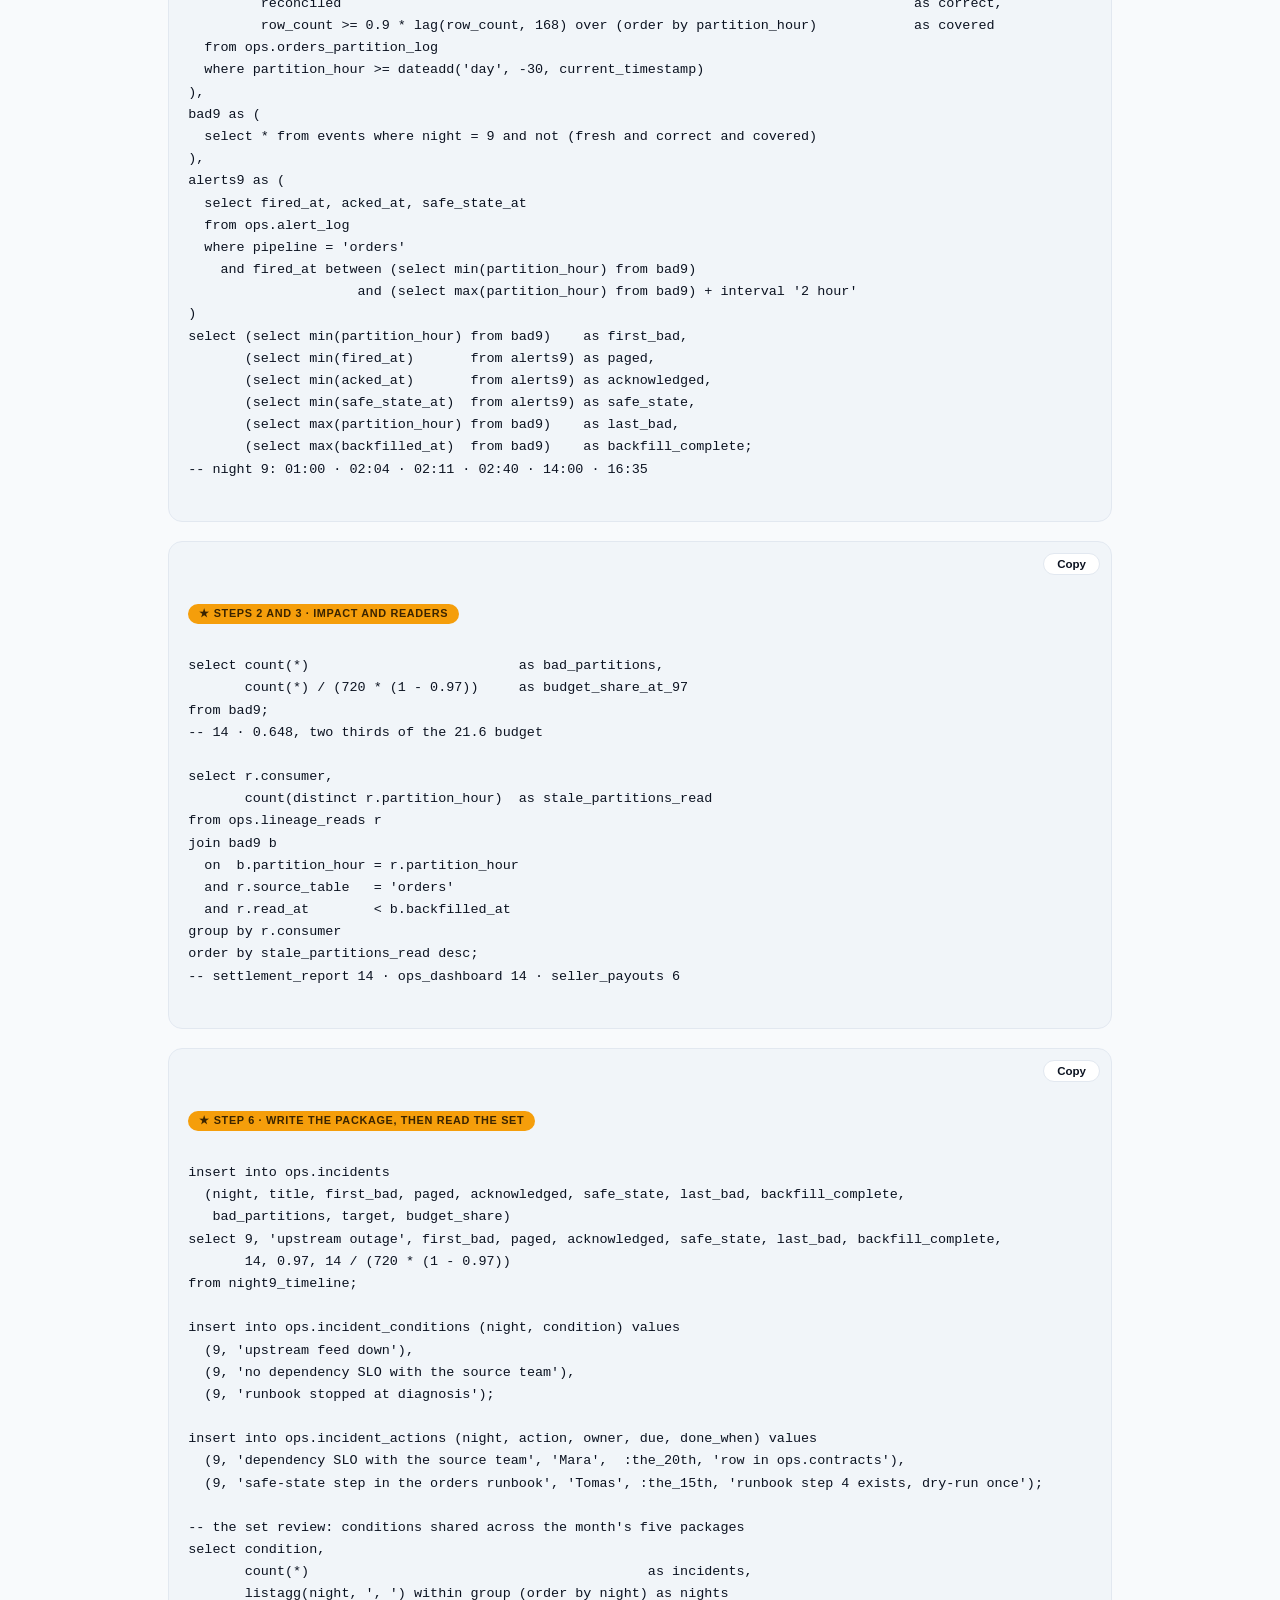
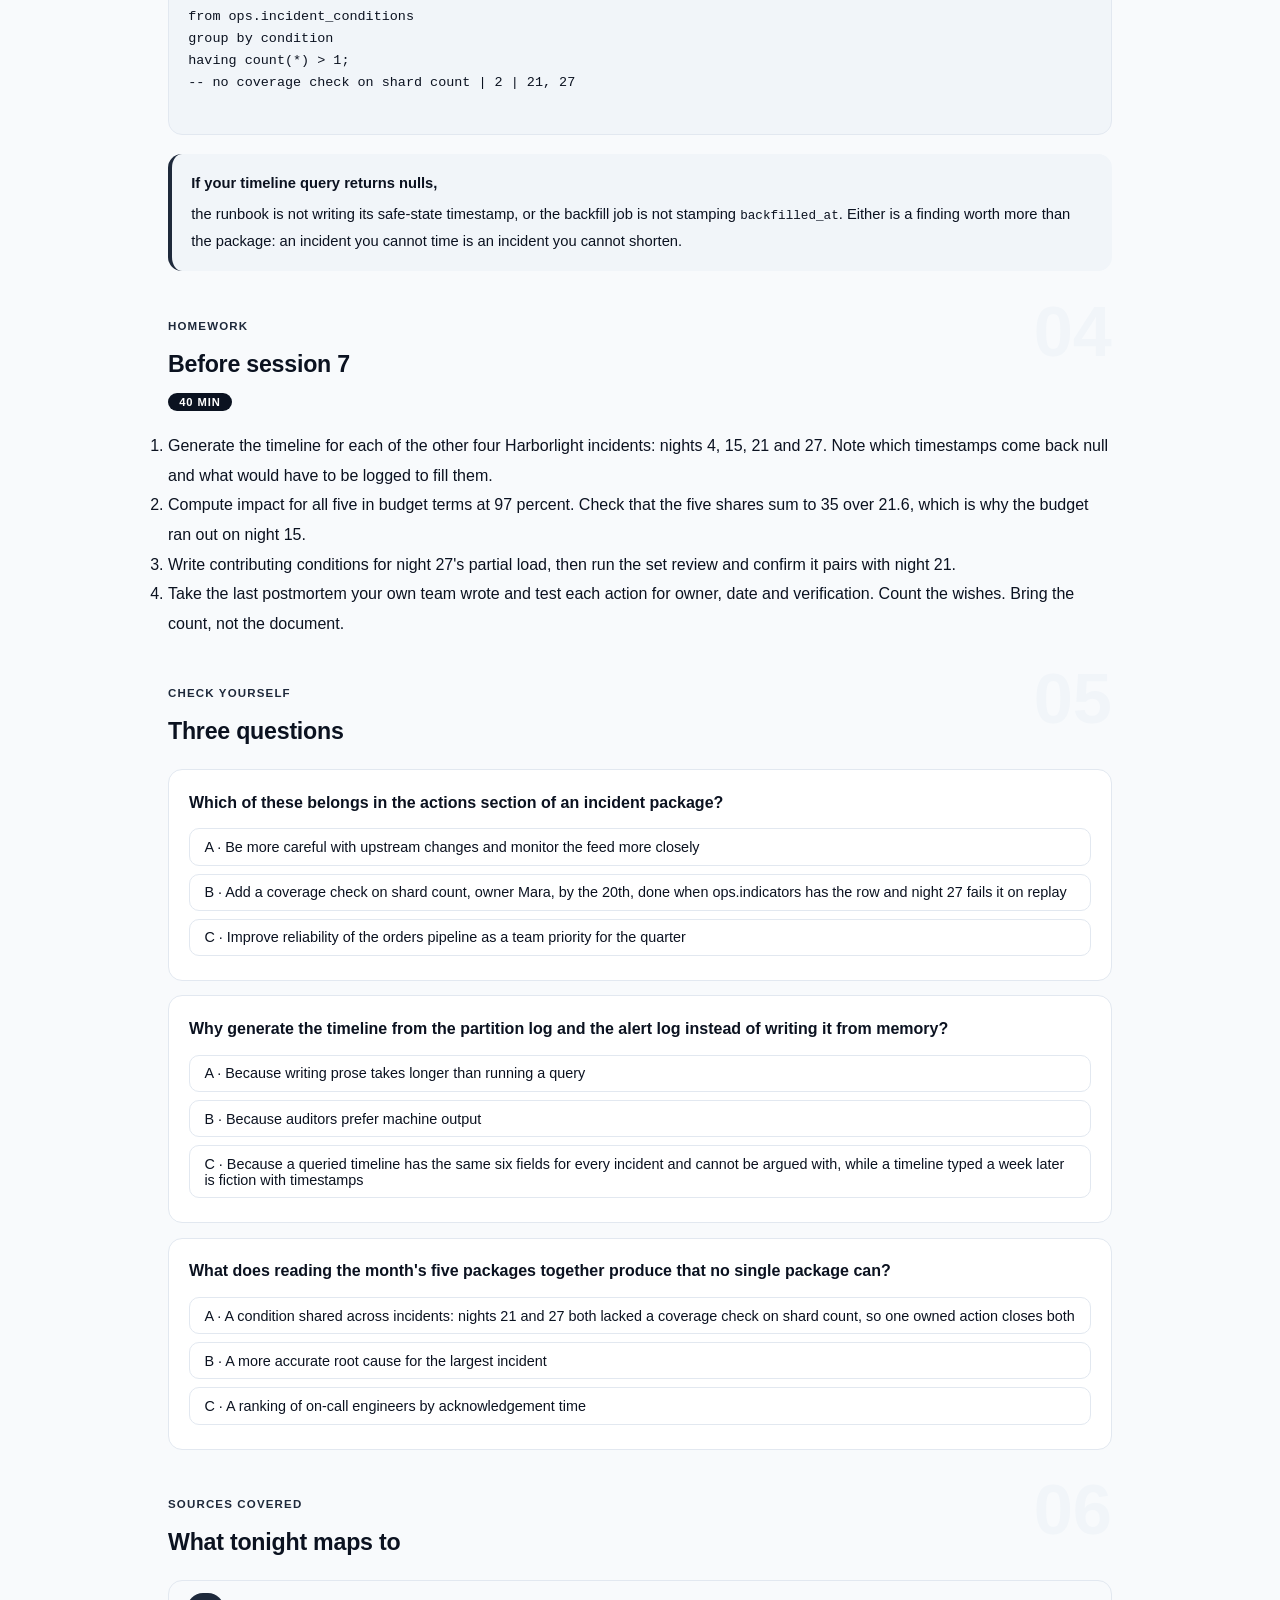
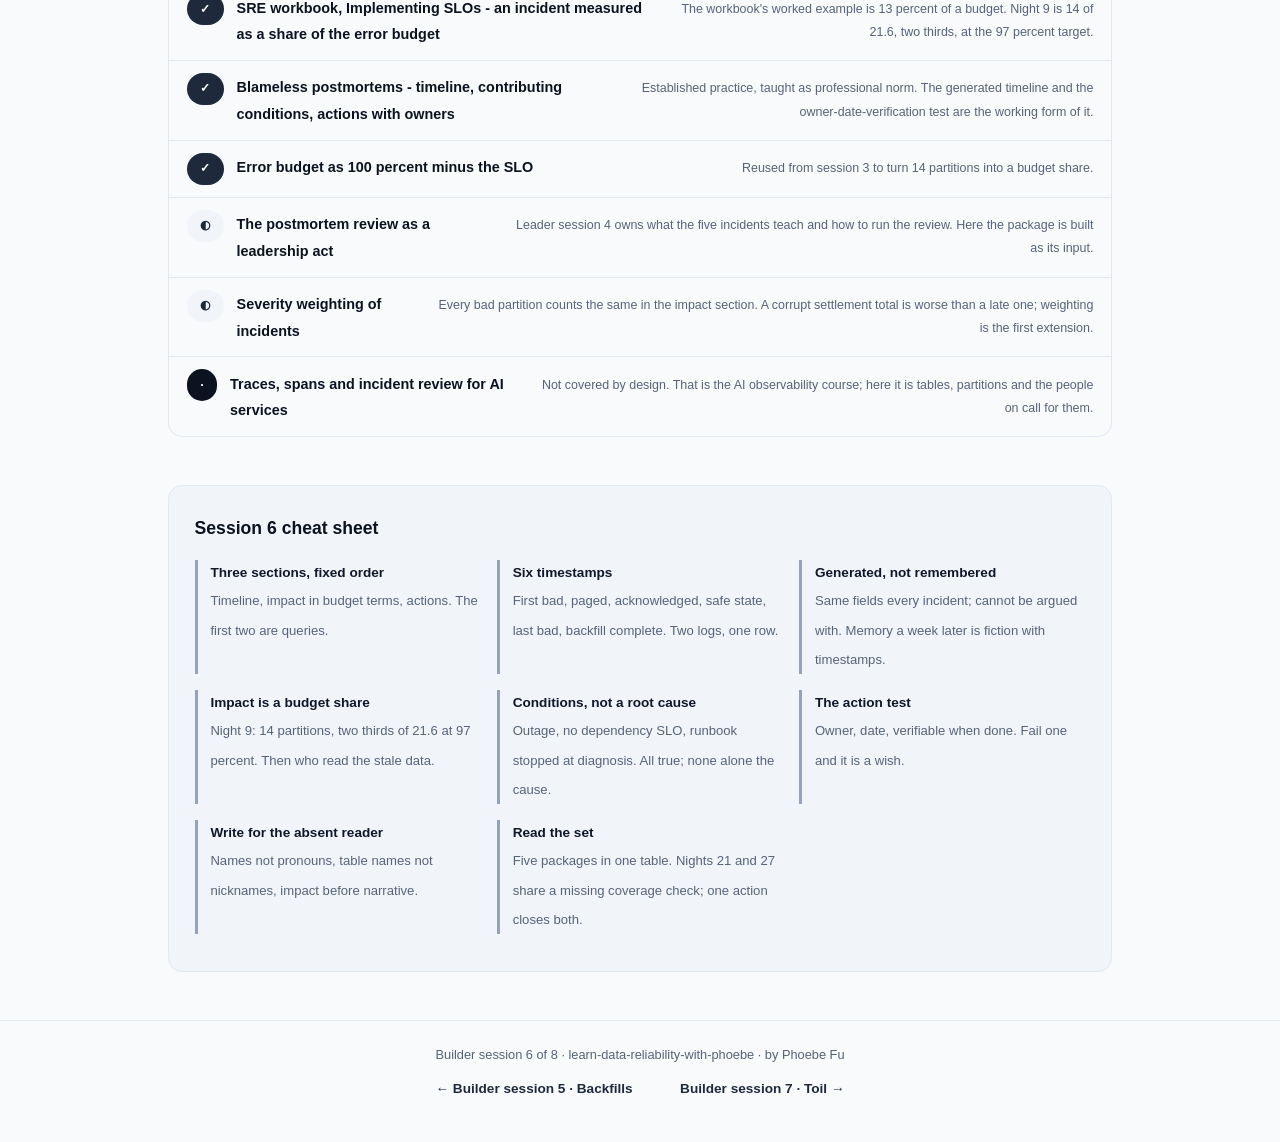
<file: courses/b6-incident-package.html>
<!DOCTYPE html>
<html lang="en">
<head>
<meta charset="UTF-8">
<meta name="viewport" content="width=device-width, initial-scale=1.0">
<!-- social:start -->
<meta name="description" content="Builder session 6 of 8. The incident package: a timeline generated from the partition log and the alert log, impact stated as a share of the error budget, and actions with an owner and a date. Night 9 at Harborlight cost 14 partitions, two thirds of the budget at 97 percent, and had three contributing conditions rather than one root cause.">
<meta property="og:type" content="article">
<meta property="og:site_name" content="Learn with Phoebe">
<meta property="og:title" content="The incident package - learn data reliability with phoebe">
<meta property="og:description" content="Builder session 6 of 8. A timeline a query produces, impact in budget terms, and an action that is not a wish.">
<meta property="og:url" content="https://phoebefu6.github.io/learn-data-reliability-with-phoebe/courses/b6-incident-package.html">
<meta property="og:image" content="https://phoebefu6.github.io/learn-data-reliability-with-phoebe/assets/og-cover.png">
<meta property="og:image:width" content="1200">
<meta property="og:image:height" content="630">
<meta name="twitter:card" content="summary_large_image">
<meta name="twitter:title" content="The incident package - learn data reliability with phoebe">
<meta name="twitter:description" content="Night 9: 14 bad partitions, two thirds of the budget, three contributing conditions and no single root cause.">
<meta name="twitter:image" content="https://phoebefu6.github.io/learn-data-reliability-with-phoebe/assets/og-cover.png">
<!-- social:end -->
<title>Builder session 6 · The incident package - learn data reliability with phoebe</title>
<link rel="stylesheet" href="../assets/style.css?v=24">
</head>
<body>

<div class="toolbar">
  <div class="wrap">
    <span class="crumb"><a href="../index.html">learn-data-reliability-with-phoebe</a> / Builder session 6 of 8</span>
    <button class="btn" id="toggle-all" type="button">Expand all</button>
    <button class="btn primary" id="zoom-toggle" type="button">Projector zoom: off</button>
  </div>
</div>

<header class="masthead">
  <div class="wrap">
    <div class="eyebrow">Learn Data Reliability with Phoebe · Builder session 6 of 8</div>
    <h1>The incident <span class="accent">package</span></h1>
    <p class="sub">An incident is over when the backfill lands. What survives it is a document, and most of those documents are written a week later by the person who was most tired, from memory, in a shape that changes every time. Tonight the package is generated instead: a timeline the partition log and the alert log produce, impact stated as a share of the error budget, and actions that carry an owner and a date. Harborlight's night 9 is the worked case, because 14 bad partitions is two thirds of the month's budget and the room will want to blame the upstream.</p>
    <div class="chip-row">
      <span class="chip level">🟠 Advanced</span>
      <span class="chip audience">Data and analytics engineers</span>
      <span class="chip time">45 min</span>
    </div>
    <div class="agenda">
      <span class="a1" style="flex:1">0-3 · Welcome</span>
      <span class="a2" style="flex:5">3-20 · Timeline, impact, actions</span>
      <span class="a3" style="flex:4">20-40 · Build-along: package night 9</span>
      <span class="a4" style="flex:1">40-45 · Q&amp;A</span>
    </div>
  </div>
</header>

<main class="wrap">

  <!-- ============ INTRO ============ -->
  <section class="section" id="intro">
    <div class="section-kicker">
      <span class="klabel">Part 0</span>
      <h2>Where session 6 sits</h2>
    </div>
    <p class="lede">Sessions 1 to 5 built the contract: indicators, a target, a budget with burn-rate alerts, a runbook a tired person can follow, and a backfill that does not break the settlement report. Session 6 is what happens after each incident, and it is written for two readers: the on-call who was there and needs the actions, and the leader who was not and needs to decide what to fund. Session 7 adds toil and session 8 replays the whole month on the bench.</p>

    <div class="legend">
      <span class="pill">Live = presented in the 45 minutes</span>
      <span class="pill">Self-study = the full depth, after class</span>
      <span class="pill">🔍 Every diagram zooms</span>
    </div>

    <div class="callout win">
      <p><strong>★ What you walk out with tonight.</strong> A query that produces an incident timeline from the logs you already keep, so every package has the same six timestamps in the same order. Impact as a number the budget conversation can use: night 9 was 14 partitions, two thirds of 21.6. A test that separates an action from a wish. And an incidents table that lets five packages be read as one, which is where the finding about nights 21 and 27 comes from.</p>
    </div>

    <details class="card" open>
      <summary><span class="mode live">Live</span>Why the package is generated, not remembered<span class="mini">3 min</span><span class="caret">▶</span></summary>
      <div class="body">
        <p>A postmortem written from memory has three problems that no amount of good intent fixes. The times are wrong, because nobody at 02:00 was writing them down. The shape is different every time, because each author decides what matters. And it can be argued with, because a recollection is an opinion about what happened. A timeline produced by a query has none of those problems: the timestamps were recorded by machines at the moment, the six fields are the same for every incident, and the only argument available is about the query, which is a better argument to have.</p>
        <p>The partition log from session 1 and the alert log from session 3 already hold everything the timeline needs. The package is a view over two tables plus three lines a human writes: conditions, actions, and who reads the stale data.</p>
        <div class="callout example">
          <span class="ex-pill">Real world</span>
          <p>Harborlight's first postmortem for night 9 said the outage "lasted about six hours" and that the on-call "responded promptly". The partition log says 14 bad partitions from 01:00 to 14:00 and the alert log says seven minutes from page to acknowledgement. Both facts are kinder to the on-call than the memory was, and neither needed anyone to remember anything.</p>
        </div>
      </div>
    </details>

    <details class="card">
      <summary><span class="mode self">Self-study</span>The six timestamps, and where each one lives<span class="mini">3 min</span><span class="caret">▶</span></summary>
      <div class="body">
        <ul>
          <li><strong>First bad partition</strong> - the earliest partition hour in the incident that fails any of freshness, correctness or coverage. Partition log.</li>
          <li><strong>Page time</strong> - when the alert fired. Alert log. Under burn-rate alerting this is the first bad hour of the incident; under threshold paging it is the same moment, followed by thirteen more on night 9.</li>
          <li><strong>Acknowledgement</strong> - when a human took the page. Alert log. Page to acknowledgement is the number the rota design in leader session 3 is judged on.</li>
          <li><strong>Safe state reached</strong> - when the runbook's safe-state step completed: downstream refresh paused, partitions marked stale, readers told. Alert log, written by the runbook step itself.</li>
          <li><strong>Last bad partition</strong> - the latest partition hour in the incident that failed. Partition log.</li>
          <li><strong>Backfill complete</strong> - when the last bad partition was replaced by a good one. Partition log, the <code class="mono">backfilled_at</code> column session 5's idempotent job writes.</li>
        </ul>
      </div>
    </details>
  </section>

  <!-- ============ PART 1 ============ -->
  <section class="section" id="part-1">
    <div class="section-kicker">
      <span class="klabel">Part 1 · covers timeline, impact in budget terms, actions with owners</span>
      <h2>Three sections, generated not remembered</h2>
      <span class="tag concept">9 min live</span>
    </div>
    <p class="lede">A package has three sections and a fixed order: what happened and when, what it cost, what changes. The first is a query. The second is arithmetic on the budget from session 3. Only the third needs judgement, and the judgement is checked by a test.</p>

    <figure class="zoomable">
      <svg viewBox="0 0 880 320" xmlns="http://www.w3.org/2000/svg" role="img" aria-label="Horizontal strip for Harborlight's night 9 with six timestamps read from the logs: first bad partition at 01:00, paged at 02:04, acknowledged at 02:11, safe state at 02:40, last bad partition at 14:00, backfill complete at 16:35. Fourteen red cells between the first and last bad partition mark the fourteen bad partitions. Elapsed intervals are written between the markers and each timestamp names the log it came from.">
        <style>
          .b6aH { font: 800 12px Inter, sans-serif; fill: #0B1220; }
          .b6aB { font: 400 11px Inter, sans-serif; fill: #0B1220; }
          .b6aM { font: 400 10px Inter, sans-serif; fill: #56637A; }
          .b6aN { font: 700 11px Inter, sans-serif; fill: #0B1220; }
          .b6aR { font: 800 11px Inter, sans-serif; fill: #991B1B; }
          .b6aW { font: 700 11px Inter, sans-serif; fill: #fff; }
        </style>

        <text class="b6aH" x="14" y="30">Night 9, generated from two logs (not to scale)</text>

        <text class="b6aH" x="74" y="76" text-anchor="middle">01:00</text>
        <text class="b6aB" x="74" y="92" text-anchor="middle">first bad partition</text>
        <text class="b6aM" x="74" y="106" text-anchor="middle">partition log</text>

        <text class="b6aH" x="214" y="76" text-anchor="middle">02:04</text>
        <text class="b6aB" x="214" y="92" text-anchor="middle">paged</text>
        <text class="b6aM" x="214" y="106" text-anchor="middle">alert log</text>

        <text class="b6aH" x="354" y="76" text-anchor="middle">02:11</text>
        <text class="b6aB" x="354" y="92" text-anchor="middle">acknowledged</text>
        <text class="b6aM" x="354" y="106" text-anchor="middle">alert log</text>

        <text class="b6aH" x="494" y="76" text-anchor="middle">02:40</text>
        <text class="b6aB" x="494" y="92" text-anchor="middle">safe state reached</text>
        <text class="b6aM" x="494" y="106" text-anchor="middle">alert log</text>

        <text class="b6aH" x="634" y="76" text-anchor="middle">14:00</text>
        <text class="b6aB" x="634" y="92" text-anchor="middle">last bad partition</text>
        <text class="b6aM" x="634" y="106" text-anchor="middle">partition log</text>

        <text class="b6aH" x="774" y="76" text-anchor="middle">16:35</text>
        <text class="b6aB" x="774" y="92" text-anchor="middle">backfill complete</text>
        <text class="b6aM" x="774" y="106" text-anchor="middle">partition log</text>

        <line x1="74" y1="114" x2="74" y2="150" stroke="#C4CDD9" stroke-width="1.5"></line>
        <line x1="214" y1="114" x2="214" y2="150" stroke="#C4CDD9" stroke-width="1.5"></line>
        <line x1="354" y1="114" x2="354" y2="150" stroke="#C4CDD9" stroke-width="1.5"></line>
        <line x1="494" y1="114" x2="494" y2="150" stroke="#C4CDD9" stroke-width="1.5"></line>
        <line x1="634" y1="114" x2="634" y2="150" stroke="#C4CDD9" stroke-width="1.5"></line>
        <line x1="774" y1="114" x2="774" y2="150" stroke="#C4CDD9" stroke-width="1.5"></line>

        <rect x="40" y="150" width="800" height="30" rx="6" fill="#F1F5F9" stroke="#CBD5E1"></rect>

        <rect x="74" y="153" width="38" height="24" fill="#991B1B"></rect>
        <rect x="114" y="153" width="38" height="24" fill="#991B1B"></rect>
        <rect x="154" y="153" width="38" height="24" fill="#991B1B"></rect>
        <rect x="194" y="153" width="38" height="24" fill="#991B1B"></rect>
        <rect x="234" y="153" width="38" height="24" fill="#991B1B"></rect>
        <rect x="274" y="153" width="38" height="24" fill="#991B1B"></rect>
        <rect x="314" y="153" width="38" height="24" fill="#991B1B"></rect>
        <rect x="354" y="153" width="38" height="24" fill="#991B1B"></rect>
        <rect x="394" y="153" width="38" height="24" fill="#991B1B"></rect>
        <rect x="434" y="153" width="38" height="24" fill="#991B1B"></rect>
        <rect x="474" y="153" width="38" height="24" fill="#991B1B"></rect>
        <rect x="514" y="153" width="38" height="24" fill="#991B1B"></rect>
        <rect x="554" y="153" width="38" height="24" fill="#991B1B"></rect>
        <rect x="594" y="153" width="38" height="24" fill="#991B1B"></rect>

        <rect x="636" y="153" width="136" height="24" rx="3" fill="#1E293B"></rect>
        <text class="b6aW" x="704" y="170" text-anchor="middle">backfill running</text>

        <text class="b6aR" x="354" y="200" text-anchor="middle">14 bad partitions, 01:00 to 14:00, each an hour the settlement report read stale</text>

        <text class="b6aM" x="144" y="228" text-anchor="middle">1 h 04 to page</text>
        <text class="b6aM" x="284" y="228" text-anchor="middle">7 min to ack</text>
        <text class="b6aM" x="424" y="228" text-anchor="middle">29 min to safe state</text>
        <text class="b6aM" x="564" y="228" text-anchor="middle">source down 12 h</text>
        <text class="b6aM" x="704" y="228" text-anchor="middle">2 h 35 to backfill</text>

        <rect x="14" y="282" width="14" height="14" rx="3" fill="#F59E0B"></rect>
        <text class="b6aN" x="38" y="294">Every timestamp above is a query result. The elapsed times are subtraction. Nothing was typed from memory.</text>
      </svg>
      <figcaption>🔍 Click to zoom - night 9's timeline as the two logs produce it, with the 14 bad partitions as the span.</figcaption>
    </figure>

    <details class="card">
      <summary><span class="mode live">Live</span>The timeline: six timestamps, two tables, one query<span class="mini">3 min</span><span class="caret">▶</span></summary>
      <div class="body">
        <p>The partition log gives the first bad partition, the last bad partition and the backfill completion. The alert log gives the page, the acknowledgement and the safe state. Join them on the incident window and the timeline is a single row. Because it is a query, night 4's timeline has the same six columns as night 9's, and the leader reading five packages can compare page-to-acknowledgement across all of them without translating five different prose styles.</p>
        <p>The elapsed times fall out by subtraction: an hour and four minutes from the first bad partition to the page, because the partition's deadline is the hour plus sixty minutes of grace and the detector ran four minutes after; seven minutes to acknowledgement; twenty-nine minutes to a safe state. Those three intervals are what the rota and the runbook are for, and the timeline is the only place they are measured.</p>
      </div>
    </details>

    <details class="card">
      <summary><span class="mode live">Live</span>Impact in budget terms, not adjectives<span class="mini">3 min</span><span class="caret">▶</span></summary>
      <div class="body">
        <p>"Severe" and "major" are not numbers, and a budget conversation needs a number. The impact section states how many partitions went bad and what share of the error budget that was at the current target. Night 9 was 14 partitions. At a 97 percent target the month's budget is 21.6 partitions, so night 9 alone spent two thirds of it, and with night 4's three already gone the budget was exhausted six nights later on night 15. Stated that way, the outage is not a story; it is the reason the settlement team was promised something the pipeline could not keep.</p>
        <p>The second half of impact is who read the stale data. The lineage table lists which downstream jobs read which partitions, so the package can say "the settlement report read all 14 stale partitions; the seller payouts batch read 6 before the backfill landed" instead of "downstream reports were affected".</p>
        <div class="callout example">
          <span class="ex-pill">Real world</span>
          <p>The service-reliability workbook's worked example is an incident that consumed 13 percent of a budget, and the point of the example is that 13 percent is a number the business can weigh against a launch. Night 9 at Harborlight consumed two thirds. Once that was on a slide, the dependency SLO with the source team stopped being a nice idea and became a funded action.</p>
        </div>
      </div>
    </details>

    <details class="card">
      <summary><span class="mode self">Self-study</span>Actions with an owner and a date<span class="mini">3 min</span><span class="caret">▶</span></summary>
      <div class="body">
        <p>An action is a change to the system, the runbook or the contract that would have made the incident shorter, smaller or impossible. It carries three fields and is rejected without any one of them:</p>
        <ul>
          <li><strong>Owner</strong> - one named person, not a team. A team owning an action is the same as nobody owning it, because everybody on the team assumes somebody else is on it.</li>
          <li><strong>Date</strong> - a day, not a sprint or a quarter. The set review in a month checks the date against the calendar.</li>
          <li><strong>Verifiable when done</strong> - a check that returns true or false: a row exists in the contracts table, a runbook step exists and was dry-run, a query returns a count. If nobody can tell whether it is done, it is not an action.</li>
        </ul>
        <p>Two or three actions per package is normal. Eight is a sign the package is listing everything that could be better rather than what would have changed this night.</p>
      </div>
    </details>
  </section>

  <!-- ============ PART 2 ============ -->
  <section class="section" id="part-2">
    <div class="section-kicker">
      <span class="klabel">Part 2 · covers contributing conditions and the set review</span>
      <h2>Contributing conditions, not a root cause, and the action that is a wish</h2>
      <span class="tag concept">8 min live</span>
    </div>
    <p class="lede">A single root cause is a comfortable story: find the one thing, fix the one thing, close the ticket. Real incidents in real pipelines are a coincidence of conditions, each of which was true for months without an incident. Night 9 had three, and removing any one of them would have changed the night.</p>

    <figure class="zoomable">
      <svg viewBox="0 0 880 410" xmlns="http://www.w3.org/2000/svg" role="img" aria-label="The incident package as three panels: timeline with the six timestamps, impact in budget terms with 14 partitions as two thirds of 21.6 and the downstream readers, and actions with an owner and a date plus one rejected wish. Beneath, three connected boxes give the contributing conditions: upstream outage, no dependency SLO with the source, runbook stopped at diagnosis. A single root cause box is struck through.">
        <style>
          .b6bT { font: 800 12px Inter, sans-serif; fill: #fff; }
          .b6bH { font: 800 12px Inter, sans-serif; fill: #0B1220; }
          .b6bB { font: 400 11px Inter, sans-serif; fill: #0B1220; }
          .b6bM { font: 400 11px Inter, sans-serif; fill: #56637A; }
          .b6bN { font: 700 11px Inter, sans-serif; fill: #0B1220; }
          .b6bR { font: 700 11px Inter, sans-serif; fill: #991B1B; }
        </style>
        <defs>
          <marker id="b6bAr" viewBox="0 0 10 10" refX="9" refY="5" markerWidth="7" markerHeight="7" orient="auto"><path d="M0,0 L10,5 L0,10 z" fill="#C4CDD9"></path></marker>
        </defs>

        <rect x="14" y="20" width="276" height="34" rx="8" fill="#0F172A"></rect>
        <text class="b6bT" x="152" y="42" text-anchor="middle">1 · Timeline (generated)</text>
        <rect x="14" y="60" width="276" height="150" rx="10" fill="#F1F5F9" stroke="#CBD5E1"></rect>
        <text class="b6bB" x="26" y="84">01:00 first bad partition</text>
        <text class="b6bB" x="26" y="104">02:04 paged · 02:11 acknowledged</text>
        <text class="b6bB" x="26" y="124">02:40 safe state reached</text>
        <text class="b6bB" x="26" y="144">14:00 last bad partition</text>
        <text class="b6bB" x="26" y="164">16:35 backfill complete</text>
        <text class="b6bM" x="26" y="192">partition log joined to alert log</text>

        <rect x="302" y="20" width="276" height="34" rx="8" fill="#1E293B"></rect>
        <text class="b6bT" x="440" y="42" text-anchor="middle">2 · Impact in budget terms</text>
        <rect x="302" y="60" width="276" height="150" rx="10" fill="#F1F5F9" stroke="#CBD5E1"></rect>
        <text class="b6bB" x="314" y="84">14 bad partitions of 24 that night</text>
        <text class="b6bN" x="314" y="104">two thirds of 21.6 at 97 percent</text>
        <text class="b6bB" x="314" y="124">budget exhausted on night 15</text>
        <text class="b6bB" x="314" y="144">stale reads: settlement report 14,</text>
        <text class="b6bB" x="314" y="164">seller payouts 6, ops dashboard 14</text>
        <text class="b6bM" x="314" y="192">budget arithmetic plus lineage table</text>

        <rect x="590" y="20" width="276" height="34" rx="8" fill="#94A3B8"></rect>
        <text class="b6bH" x="728" y="42" text-anchor="middle">3 · Actions: owner, date, check</text>
        <rect x="590" y="60" width="276" height="150" rx="10" fill="#F1F5F9" stroke="#CBD5E1"></rect>
        <text class="b6bB" x="602" y="84">dependency SLO with the source team</text>
        <text class="b6bM" x="602" y="100">Mara · by the 20th · row in contracts</text>
        <text class="b6bB" x="602" y="124">safe-state step added to the runbook</text>
        <text class="b6bM" x="602" y="140">Tomas · by the 15th · dry-run once</text>
        <text class="b6bR" x="602" y="168">rejected: "monitor upstream closely"</text>
        <text class="b6bM" x="602" y="192">no owner, no date, nothing to verify</text>

        <text class="b6bH" x="14" y="246">Contributing conditions: all three true, none alone the cause</text>

        <rect x="14" y="262" width="270" height="38" rx="8" fill="#CBD5E1"></rect>
        <text class="b6bH" x="149" y="286" text-anchor="middle">the upstream feed went down</text>
        <line x1="284" y1="281" x2="304" y2="281" stroke="#C4CDD9" stroke-width="1.5" marker-end="url(#b6bAr)"></line>
        <rect x="305" y="262" width="270" height="38" rx="8" fill="#CBD5E1"></rect>
        <text class="b6bH" x="440" y="286" text-anchor="middle">no dependency SLO with the source</text>
        <line x1="575" y1="281" x2="595" y2="281" stroke="#C4CDD9" stroke-width="1.5" marker-end="url(#b6bAr)"></line>
        <rect x="596" y="262" width="270" height="38" rx="8" fill="#CBD5E1"></rect>
        <text class="b6bH" x="731" y="286" text-anchor="middle">runbook stopped at diagnosis</text>

        <rect x="14" y="324" width="300" height="34" rx="8" fill="#F1F5F9" stroke="#991B1B"></rect>
        <text class="b6bR" x="164" y="346" text-anchor="middle">Root cause: the upstream outage</text>
        <line data-strike="1" x1="14" y1="341" x2="314" y2="341" stroke="#991B1B" stroke-width="2.5"></line>
        <text class="b6bM" x="330" y="346">one cause invites one fix, and the fix belongs to another team</text>

        <rect x="14" y="380" width="14" height="14" rx="3" fill="#F59E0B"></rect>
        <text class="b6bN" x="38" y="392">Sections 1 and 2 are queries. Section 3 is judgement, tested. The conditions are three lines a human writes.</text>
      </svg>
      <figcaption>🔍 Click to zoom - the package as three panels, the three conditions beneath, and the single root cause struck out.</figcaption>
    </figure>

    <details class="card">
      <summary><span class="mode live">Live</span>Three conditions, all true, none alone the cause<span class="mini">3 min</span><span class="caret">▶</span></summary>
      <div class="body">
        <p>Night 9's upstream feed went down for twelve hours. That is a fact, and it is where a root-cause postmortem stops: the cause was upstream, the fix is theirs, closed. But the same feed had been flaky for a year without a 14-partition incident, so the outage alone does not explain the night. Two more conditions were true. There was no dependency SLO with the source team, so nobody at Harborlight had a number for how late the feed was allowed to be, and nobody at the source knew a settlement report depended on it. And the runbook stopped at diagnosis: it told the on-call how to confirm the feed was down and nothing about what to do next, so the safe state took twenty-nine minutes of improvisation.</p>
        <p>Each condition maps to an action Harborlight can own. The outage maps to a fix another team owns and may never make. Contributing conditions are not a softer way of saying root cause; they are the list of things you can actually change.</p>
      </div>
    </details>

    <details class="card">
      <summary><span class="mode live">Live</span>The action test, and the action that is a wish<span class="mini">3 min</span><span class="caret">▶</span></summary>
      <div class="body">
        <p>Run every proposed action through three questions: who, by when, and how will anyone know. "Add a coverage check on shard count, owner Mara, by the 20th, verified by a row in the indicators table" passes all three. "Be more careful with upstream changes" fails all three, and it is the most common action in postmortems everywhere, because it feels like accountability and costs nothing.</p>
        <div class="prompt-box good">
          <span class="label">★ An action</span>
Add a coverage check on shard count to the orders partition log.
Owner: Mara. Due: the 20th.
Done when: ops.indicators has a row named orders_coverage_shards
           and night 27's four partitions fail it on replay.
        </div>
        <div class="prompt-box bad">
          <span class="label">✗ A wish</span>
Be more careful with upstream changes and monitor the feed more closely.
        </div>
        <p>A wish in an actions list is worse than an empty list, because it lets the package close. The set review a month later finds it unverifiable and the same conditions still true.</p>
      </div>
    </details>

    <details class="card">
      <summary><span class="mode self">Self-study</span>Written for a reader who was not there<span class="mini">3 min</span><span class="caret">▶</span></summary>
      <div class="body">
        <p>The package is the input to the postmortem review on the leader track, and the reader there was asleep on night 9. Everything they need has to be on the page, which changes how it is written:</p>
        <ul>
          <li><strong>No pronouns without names.</strong> "We paused the refresh" becomes "the on-call (Tomas) paused the settlement refresh at 02:40".</li>
          <li><strong>No system nicknames.</strong> The feed has a table name and an owning team; the package uses both.</li>
          <li><strong>Impact before narrative.</strong> The leader reads the budget share first and decides whether to read the rest. Fourteen partitions and two thirds of the budget earns the rest.</li>
          <li><strong>Blameless by construction.</strong> The timeline is a query and the conditions are properties of the system, so there is no sentence in the package that is about a person's judgement. That is what makes people willing to write the honest version.</li>
        </ul>
      </div>
    </details>

    <details class="card">
      <summary><span class="mode self">Self-study</span>The set review: what five packages say that one cannot<span class="mini">3 min</span><span class="caret">▶</span></summary>
      <div class="body">
        <p>Because the packages land in a table with the same columns, the five incidents of the month can be queried together. Night 21's flapping connector and night 27's partial load look unrelated in their own packages: one is a network problem, the other a source that shipped two shards of three. Read together, both list the same contributing condition: no coverage check on shard count, so partitions landed on time, reconciled, and missing a third of their rows, and nothing noticed for hours. One action, owned once, closes a condition that two separate packages would each have asked for separately or not at all.</p>
        <p>The set review is also where actions are checked against their dates. An action past due with no verification is a wish that was well dressed.</p>
      </div>
    </details>
  </section>

  <!-- ============ DEMO ============ -->
  <section class="section" id="demo-1">
    <div class="section-kicker">
      <span class="klabel">Build-along</span>
      <h2>Package night 9</h2>
      <span class="tag demo">★ 20 min · everyone builds</span>
    </div>
    <p class="lede">Bring the partition log from session 1 and the alert log from session 3. If you are working from Harborlight's data, night 9 is the upstream outage: 14 bad partitions, and the package should come out at two thirds of the budget at 97 percent without anyone typing 14.</p>

    <div class="steps">
      <div class="step">
        <p><strong>Generate the timeline.</strong> Select night 9's bad partitions from the partition log, find the alerts inside that window in the alert log, and produce one row with six timestamps. Do not edit the result; if it looks wrong, the log is wrong and that is a finding.</p>
      </div>
      <div class="step">
        <p><strong>Compute impact.</strong> Count the bad partitions and divide by the budget at the current target: 720 times one minus the target. At 97 percent, 14 over 21.6.</p>
      </div>
      <div class="step">
        <p><strong>List the downstream readers.</strong> Join the bad partitions to the lineage table and count, per consumer, how many stale partitions were read before the backfill landed.</p>
      </div>
      <div class="step">
        <p><strong>Write the contributing conditions as three lines.</strong> Each is a property of the system that was true before the night began. If a line names a person, rewrite it until it names a system.</p>
      </div>
      <div class="step">
        <p><strong>Write two actions and reject one wish.</strong> Owner, date, verification for each. Read your list aloud and strike anything that does not answer all three.</p>
      </div>
      <div class="step">
        <p><strong>Write the package to the incidents table.</strong> One row for the incident, one row per condition, one row per action. Then run the set review across all five nights and see what surfaces.</p>
      </div>
    </div>

    <div class="prompt-box good">
      <span class="label">★ Step 1 · the timeline</span>
with events as (
  select partition_hour, landed_at, backfilled_at,
         datediff('day', :window_start, partition_hour) + 1                              as night,
         landed_at &lt;= partition_hour + interval '60 minute'                              as fresh,
         reconciled                                                                       as correct,
         row_count &gt;= 0.9 * lag(row_count, 168) over (order by partition_hour)            as covered
  from ops.orders_partition_log
  where partition_hour &gt;= dateadd('day', -30, current_timestamp)
),
bad9 as (
  select * from events where night = 9 and not (fresh and correct and covered)
),
alerts9 as (
  select fired_at, acked_at, safe_state_at
  from ops.alert_log
  where pipeline = 'orders'
    and fired_at between (select min(partition_hour) from bad9)
                     and (select max(partition_hour) from bad9) + interval '2 hour'
)
select (select min(partition_hour) from bad9)    as first_bad,
       (select min(fired_at)       from alerts9) as paged,
       (select min(acked_at)       from alerts9) as acknowledged,
       (select min(safe_state_at)  from alerts9) as safe_state,
       (select max(partition_hour) from bad9)    as last_bad,
       (select max(backfilled_at)  from bad9)    as backfill_complete;
-- night 9: 01:00 · 02:04 · 02:11 · 02:40 · 14:00 · 16:35
    </div>

    <div class="prompt-box good">
      <span class="label">★ Steps 2 and 3 · impact and readers</span>
select count(*)                          as bad_partitions,
       count(*) / (720 * (1 - 0.97))     as budget_share_at_97
from bad9;
-- 14 · 0.648, two thirds of the 21.6 budget

select r.consumer,
       count(distinct r.partition_hour)  as stale_partitions_read
from ops.lineage_reads r
join bad9 b
  on  b.partition_hour = r.partition_hour
  and r.source_table   = 'orders'
  and r.read_at        &lt; b.backfilled_at
group by r.consumer
order by stale_partitions_read desc;
-- settlement_report 14 · ops_dashboard 14 · seller_payouts 6
    </div>

    <div class="prompt-box good">
      <span class="label">★ Step 6 · write the package, then read the set</span>
insert into ops.incidents
  (night, title, first_bad, paged, acknowledged, safe_state, last_bad, backfill_complete,
   bad_partitions, target, budget_share)
select 9, 'upstream outage', first_bad, paged, acknowledged, safe_state, last_bad, backfill_complete,
       14, 0.97, 14 / (720 * (1 - 0.97))
from night9_timeline;

insert into ops.incident_conditions (night, condition) values
  (9, 'upstream feed down'),
  (9, 'no dependency SLO with the source team'),
  (9, 'runbook stopped at diagnosis');

insert into ops.incident_actions (night, action, owner, due, done_when) values
  (9, 'dependency SLO with the source team', 'Mara',  :the_20th, 'row in ops.contracts'),
  (9, 'safe-state step in the orders runbook', 'Tomas', :the_15th, 'runbook step 4 exists, dry-run once');

-- the set review: conditions shared across the month's five packages
select condition,
       count(*)                                          as incidents,
       listagg(night, ', ') within group (order by night) as nights
from ops.incident_conditions
group by condition
having count(*) &gt; 1;
-- no coverage check on shard count | 2 | 21, 27
    </div>

    <div class="callout tip">
      <p><strong>If your timeline query returns nulls,</strong> the runbook is not writing its safe-state timestamp, or the backfill job is not stamping <code class="mono">backfilled_at</code>. Either is a finding worth more than the package: an incident you cannot time is an incident you cannot shorten.</p>
    </div>
  </section>

  <!-- ============ HOMEWORK ============ -->
  <section class="section" id="exercise">
    <div class="section-kicker">
      <span class="klabel">Homework</span>
      <h2>Before session 7</h2>
      <span class="tag exercise">40 min</span>
    </div>
    <ol>
      <li>Generate the timeline for each of the other four Harborlight incidents: nights 4, 15, 21 and 27. Note which timestamps come back null and what would have to be logged to fill them.</li>
      <li>Compute impact for all five in budget terms at 97 percent. Check that the five shares sum to 35 over 21.6, which is why the budget ran out on night 15.</li>
      <li>Write contributing conditions for night 27's partial load, then run the set review and confirm it pairs with night 21.</li>
      <li>Take the last postmortem your own team wrote and test each action for owner, date and verification. Count the wishes. Bring the count, not the document.</li>
    </ol>
  </section>

  <!-- ============ QUIZ ============ -->
  <section class="section" id="quiz">
    <div class="section-kicker">
      <span class="klabel">Check yourself</span>
      <h2>Three questions</h2>
    </div>

    <div class="quiz-q" data-answer="1">
      <p class="qtext">Which of these belongs in the actions section of an incident package?</p>
      <button class="qopt" type="button">A · Be more careful with upstream changes and monitor the feed more closely</button>
      <button class="qopt" type="button">B · Add a coverage check on shard count, owner Mara, by the 20th, done when ops.indicators has the row and night 27 fails it on replay</button>
      <button class="qopt" type="button">C · Improve reliability of the orders pipeline as a team priority for the quarter</button>
      <p class="qwhy">An action has an owner, a date and a check that returns true or false. A and C have none of the three; they are wishes, and a wish lets the package close with the conditions still true.</p>
    </div>

    <div class="quiz-q" data-answer="2">
      <p class="qtext">Why generate the timeline from the partition log and the alert log instead of writing it from memory?</p>
      <button class="qopt" type="button">A · Because writing prose takes longer than running a query</button>
      <button class="qopt" type="button">B · Because auditors prefer machine output</button>
      <button class="qopt" type="button">C · Because a queried timeline has the same six fields for every incident and cannot be argued with, while a timeline typed a week later is fiction with timestamps</button>
      <p class="qwhy">The value is comparability and truth. Page-to-acknowledgement across five incidents is only a number if all five timelines came from the same query over the same logs.</p>
    </div>

    <div class="quiz-q" data-answer="0">
      <p class="qtext">What does reading the month's five packages together produce that no single package can?</p>
      <button class="qopt" type="button">A · A condition shared across incidents: nights 21 and 27 both lacked a coverage check on shard count, so one owned action closes both</button>
      <button class="qopt" type="button">B · A more accurate root cause for the largest incident</button>
      <button class="qopt" type="button">C · A ranking of on-call engineers by acknowledgement time</button>
      <p class="qwhy">A flapping connector and a partial load look unrelated on their own. The set review finds the property of the system they share, which is the action worth funding first.</p>
    </div>

    <p class="quiz-score"></p>
  </section>

  <!-- ============ COVERAGE ============ -->
  <section class="section" id="official">
    <div class="section-kicker">
      <span class="klabel">Sources covered</span>
      <h2>What tonight maps to</h2>
    </div>
    <div class="covered">
      <div class="covered-row">
        <span class="status pill solid">✓</span>
        <span class="name">SRE workbook, Implementing SLOs - an incident measured as a share of the error budget</span>
        <span class="note">The workbook's worked example is 13 percent of a budget. Night 9 is 14 of 21.6, two thirds, at the 97 percent target.</span>
      </div>
      <div class="covered-row">
        <span class="status pill solid">✓</span>
        <span class="name">Blameless postmortems - timeline, contributing conditions, actions with owners</span>
        <span class="note">Established practice, taught as professional norm. The generated timeline and the owner-date-verification test are the working form of it.</span>
      </div>
      <div class="covered-row">
        <span class="status pill solid">✓</span>
        <span class="name">Error budget as 100 percent minus the SLO</span>
        <span class="note">Reused from session 3 to turn 14 partitions into a budget share.</span>
      </div>
      <div class="covered-row">
        <span class="status pill light">◐</span>
        <span class="name">The postmortem review as a leadership act</span>
        <span class="note">Leader session 4 owns what the five incidents teach and how to run the review. Here the package is built as its input.</span>
      </div>
      <div class="covered-row">
        <span class="status pill light">◐</span>
        <span class="name">Severity weighting of incidents</span>
        <span class="note">Every bad partition counts the same in the impact section. A corrupt settlement total is worse than a late one; weighting is the first extension.</span>
      </div>
      <div class="covered-row">
        <span class="status pill inkpill">·</span>
        <span class="name">Traces, spans and incident review for AI services</span>
        <span class="note">Not covered by design. That is the AI observability course; here it is tables, partitions and the people on call for them.</span>
      </div>
    </div>
  </section>

  <!-- ============ CHEAT SHEET ============ -->
  <section class="cheat" id="cheatsheet">
    <h3>Session 6 cheat sheet</h3>
    <div class="grid-2">
      <div class="cheat-item"><b>Three sections, fixed order</b><span>Timeline, impact in budget terms, actions. The first two are queries.</span></div>
      <div class="cheat-item"><b>Six timestamps</b><span>First bad, paged, acknowledged, safe state, last bad, backfill complete. Two logs, one row.</span></div>
      <div class="cheat-item"><b>Generated, not remembered</b><span>Same fields every incident; cannot be argued with. Memory a week later is fiction with timestamps.</span></div>
      <div class="cheat-item"><b>Impact is a budget share</b><span>Night 9: 14 partitions, two thirds of 21.6 at 97 percent. Then who read the stale data.</span></div>
      <div class="cheat-item"><b>Conditions, not a root cause</b><span>Outage, no dependency SLO, runbook stopped at diagnosis. All true; none alone the cause.</span></div>
      <div class="cheat-item"><b>The action test</b><span>Owner, date, verifiable when done. Fail one and it is a wish.</span></div>
      <div class="cheat-item"><b>Write for the absent reader</b><span>Names not pronouns, table names not nicknames, impact before narrative.</span></div>
      <div class="cheat-item"><b>Read the set</b><span>Five packages in one table. Nights 21 and 27 share a missing coverage check; one action closes both.</span></div>
    </div>
  </section>

</main>

<footer class="pagefoot">
  <div class="wrap">
    <p>Builder session 6 of 8 · learn-data-reliability-with-phoebe · by Phoebe Fu</p>
    <nav class="pagenav">
      <a href="b5-backfills.html">← Builder session 5 · Backfills</a>
      <a href="b7-toil.html">Builder session 7 · Toil →</a>
    </nav>
  </div>
</footer>

<script src="../assets/app.js?v=22"></script>
</body>
</html>
</file>
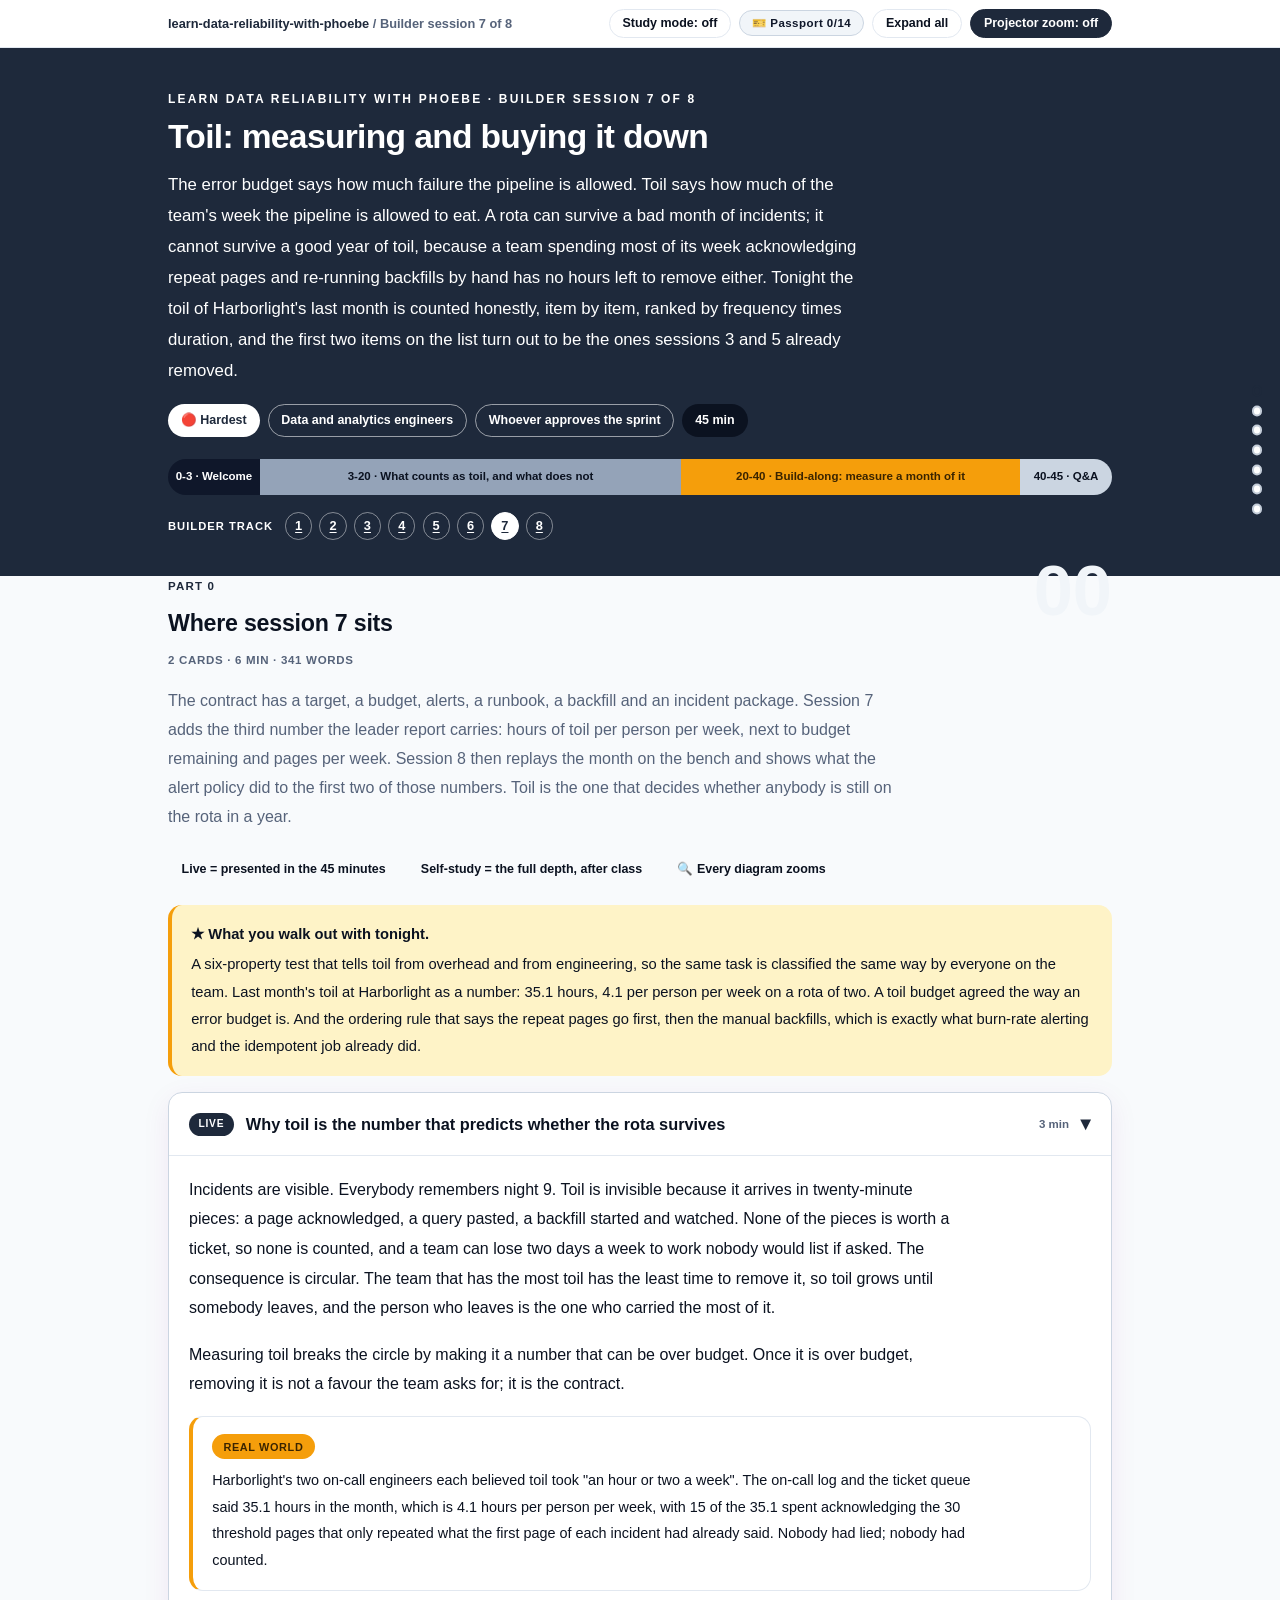
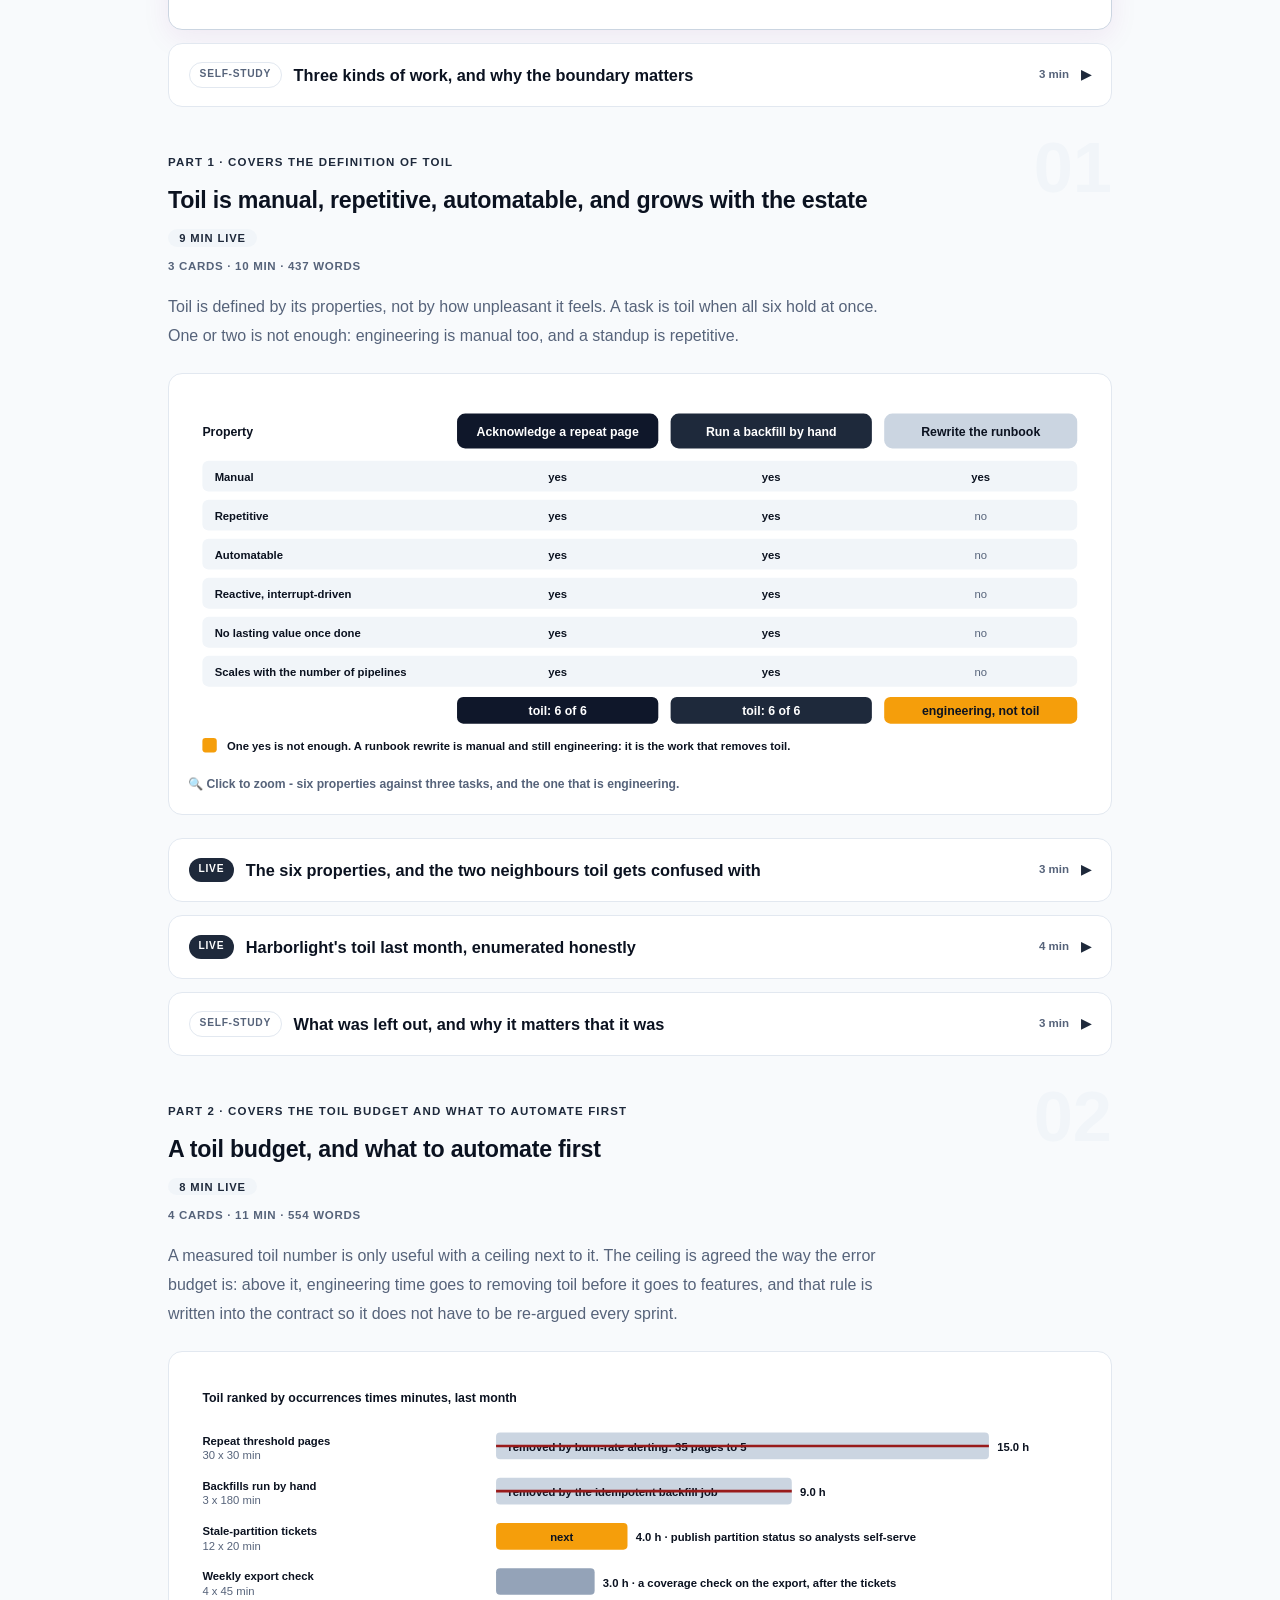
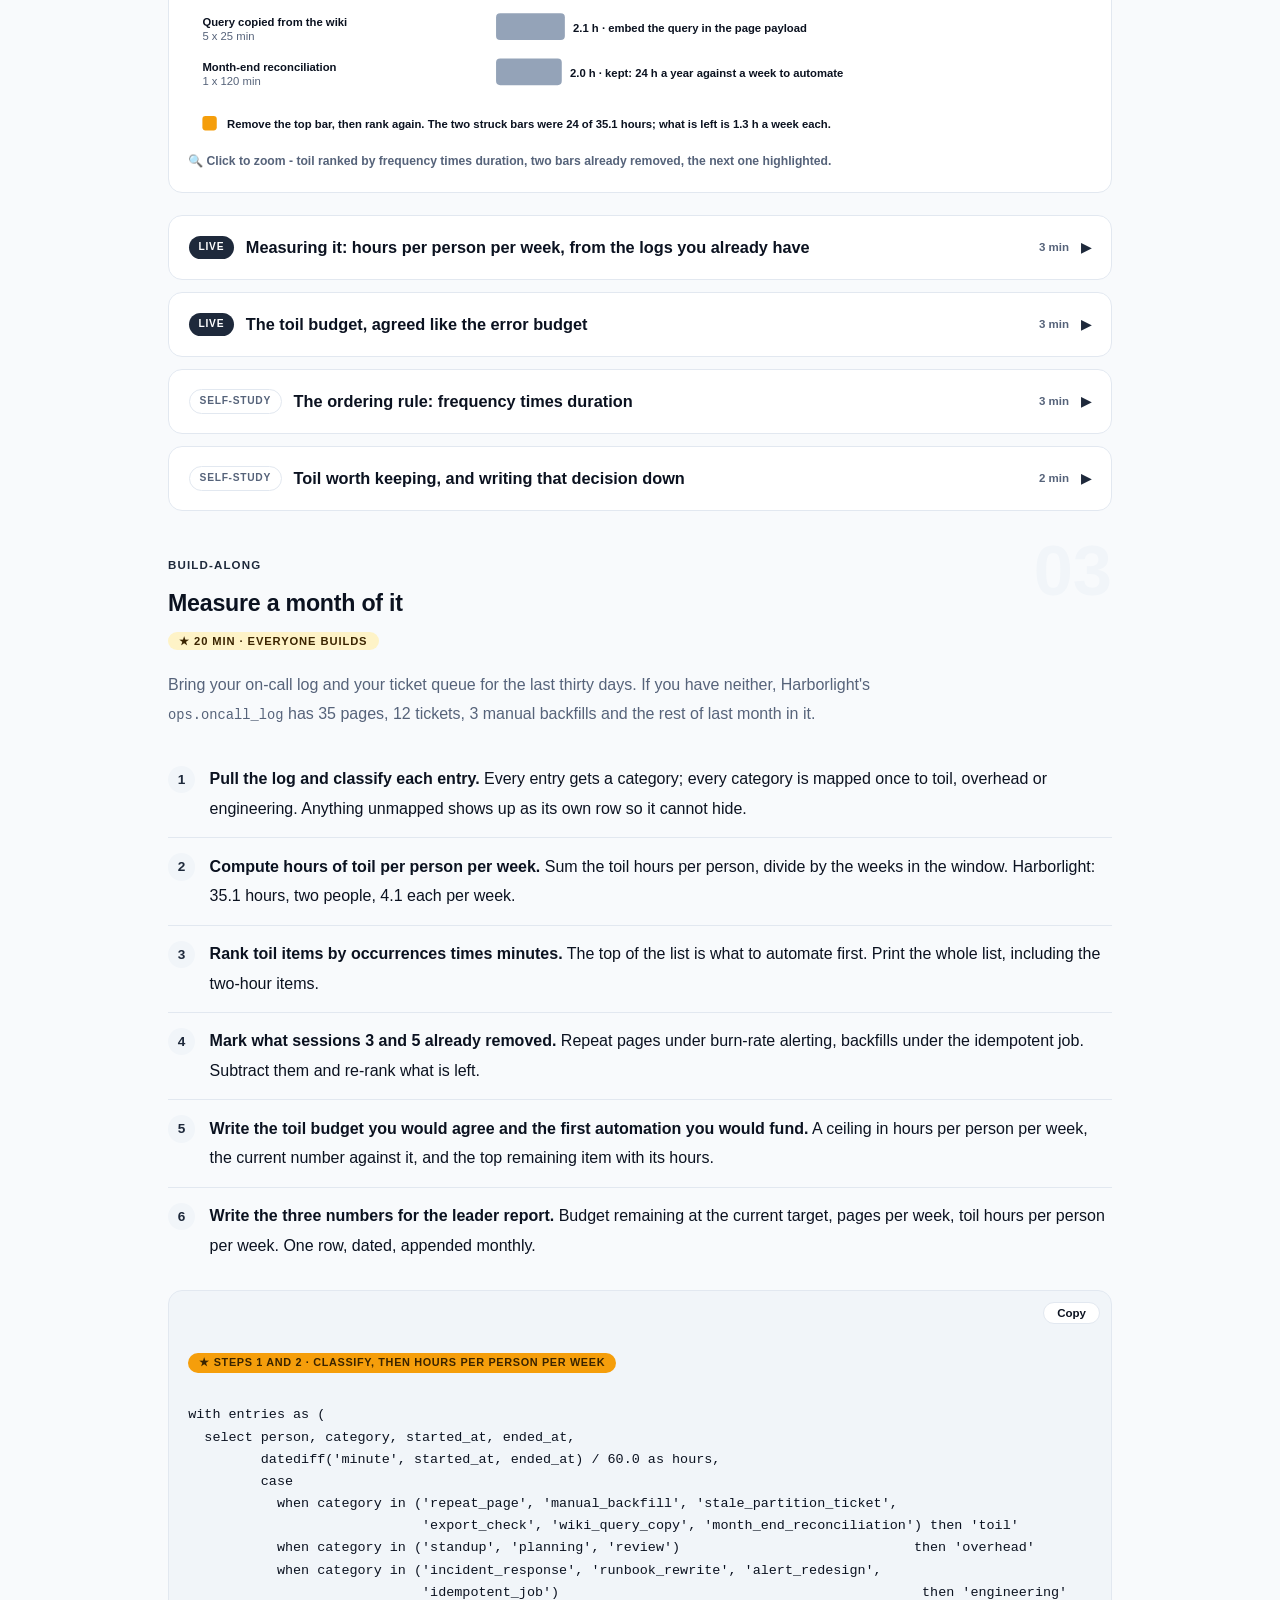
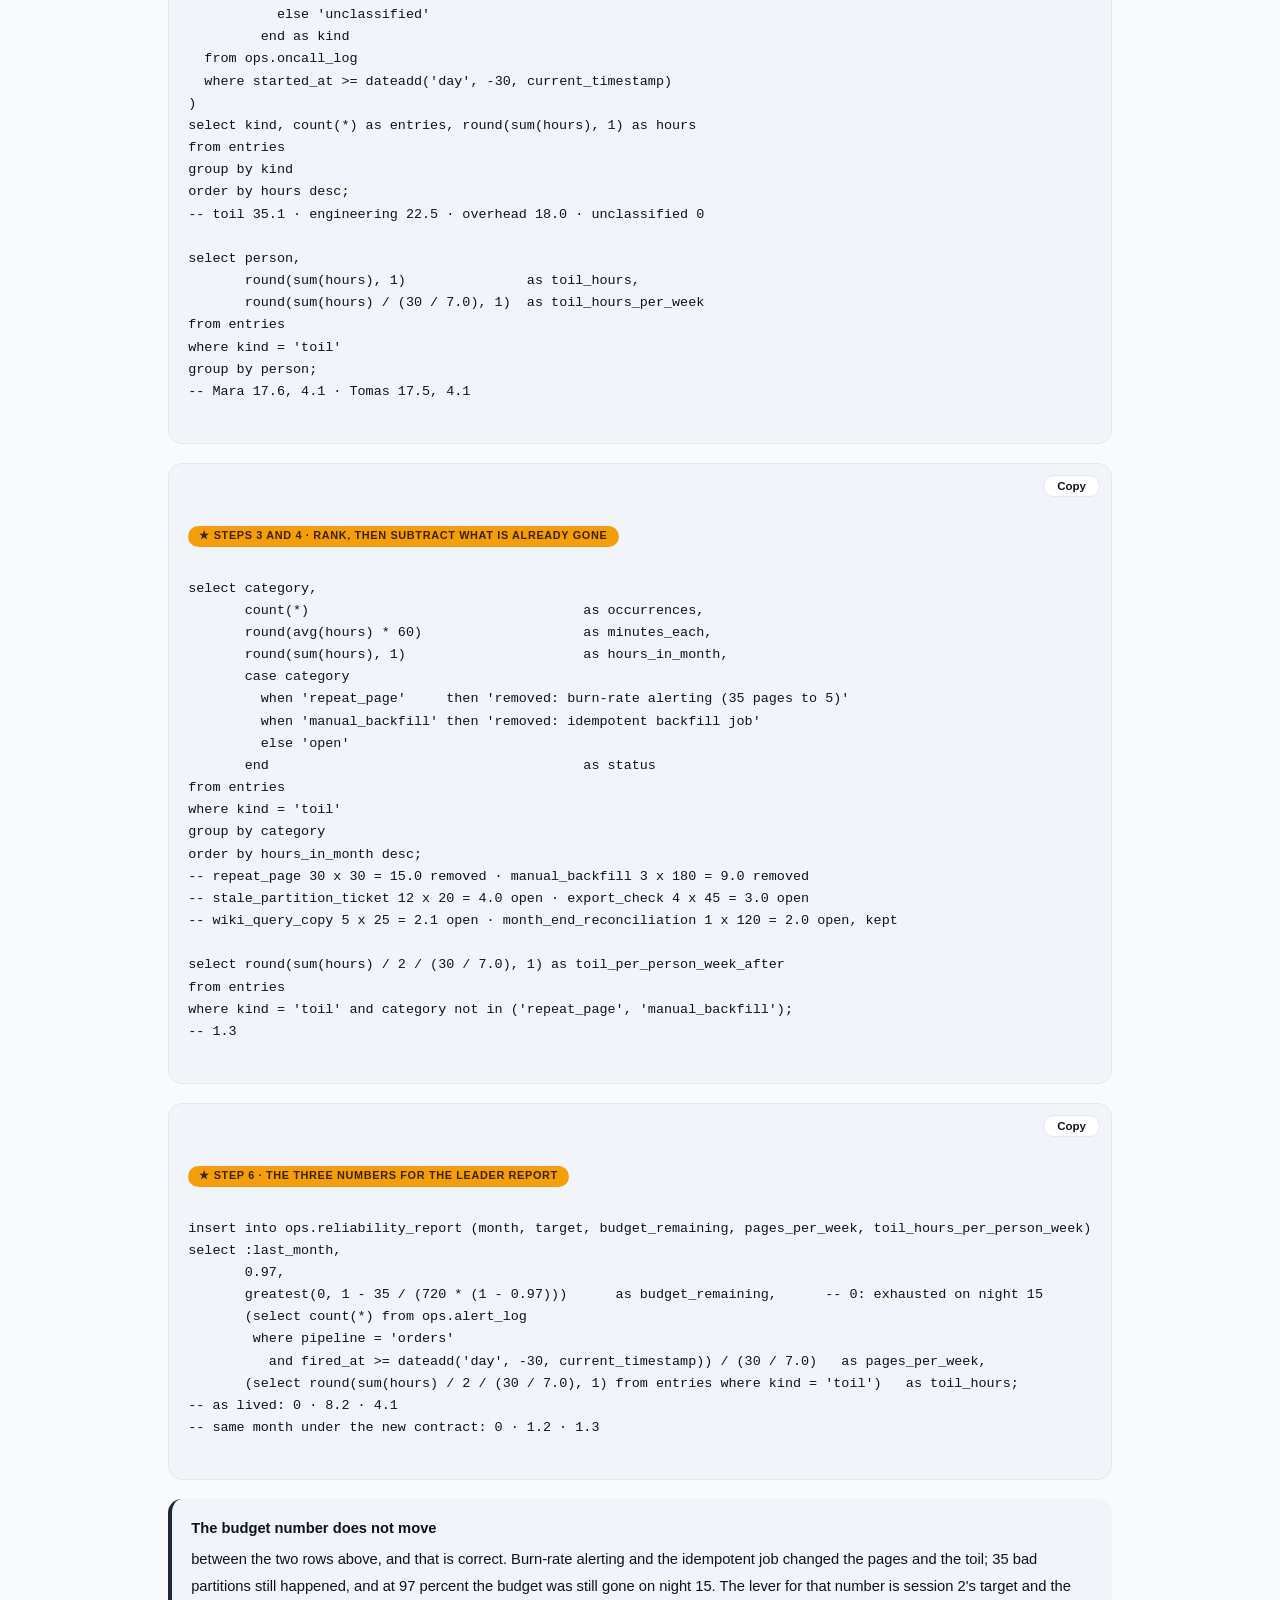
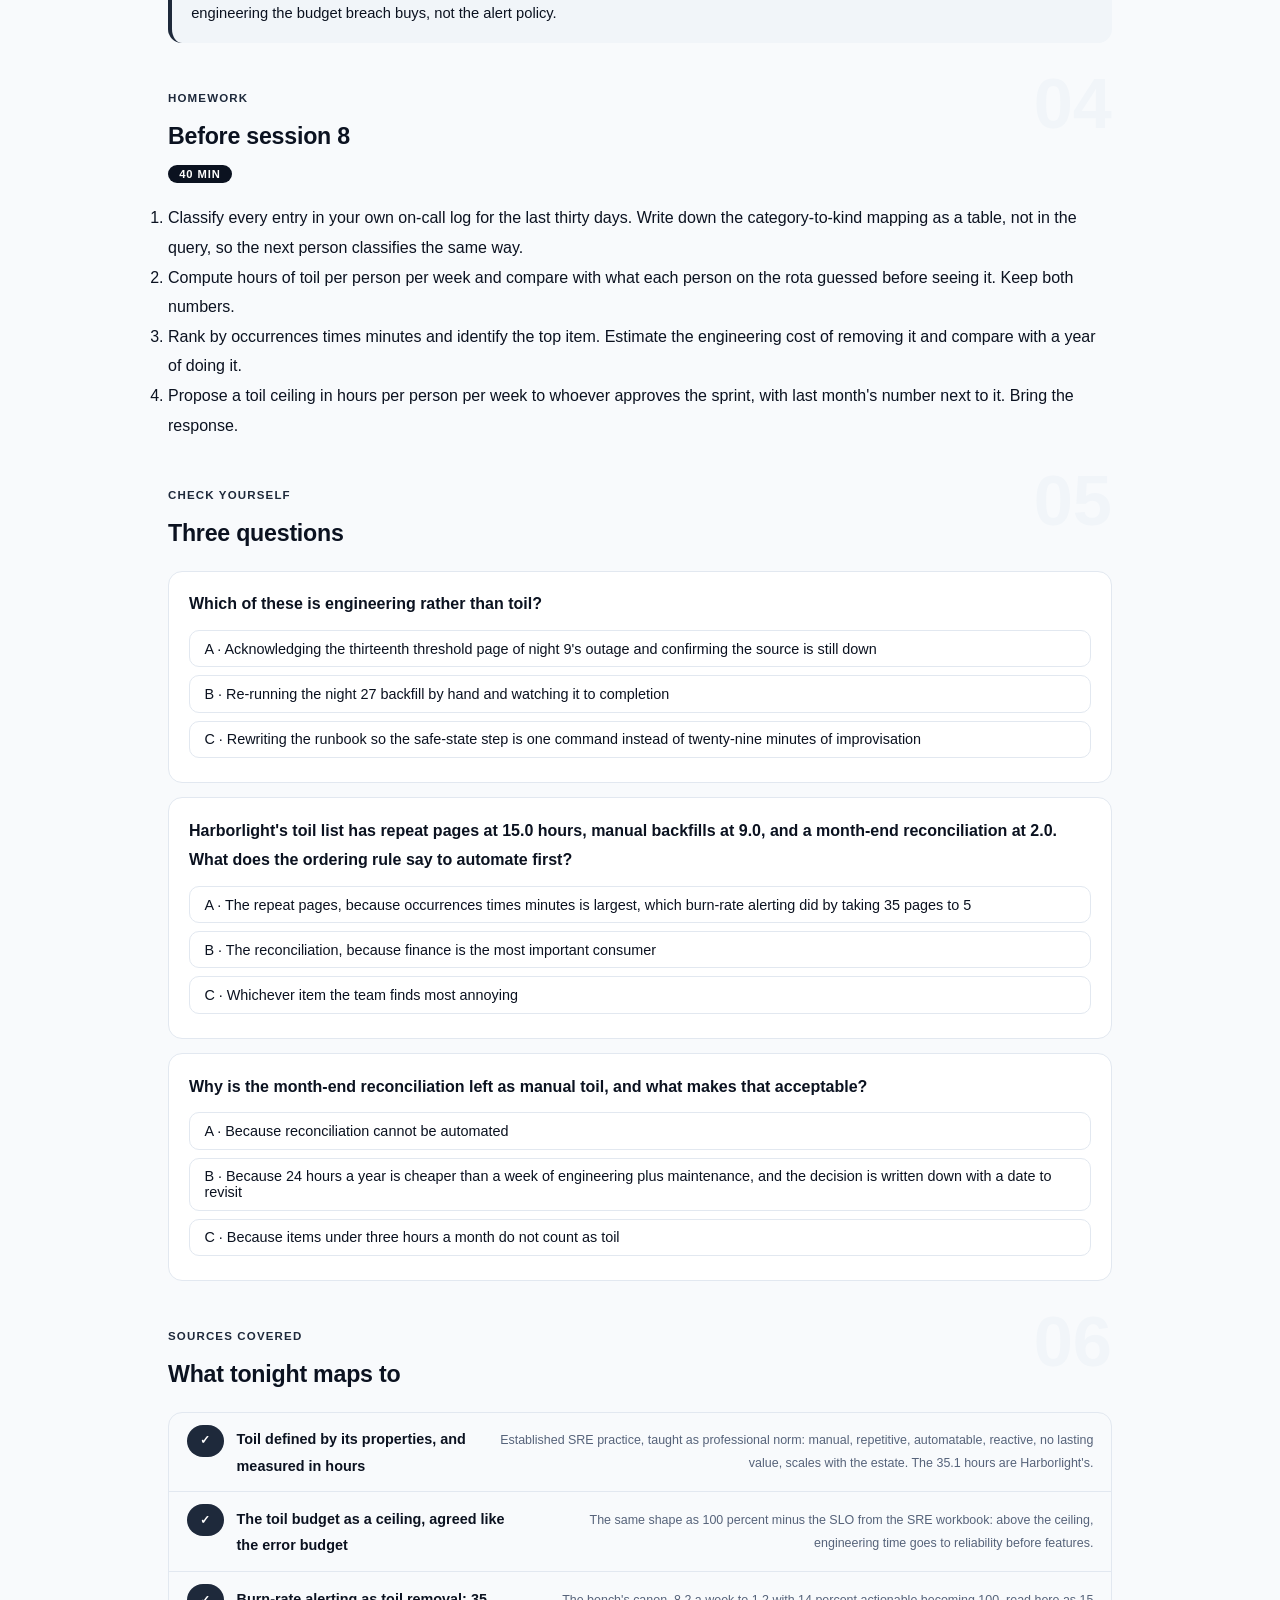
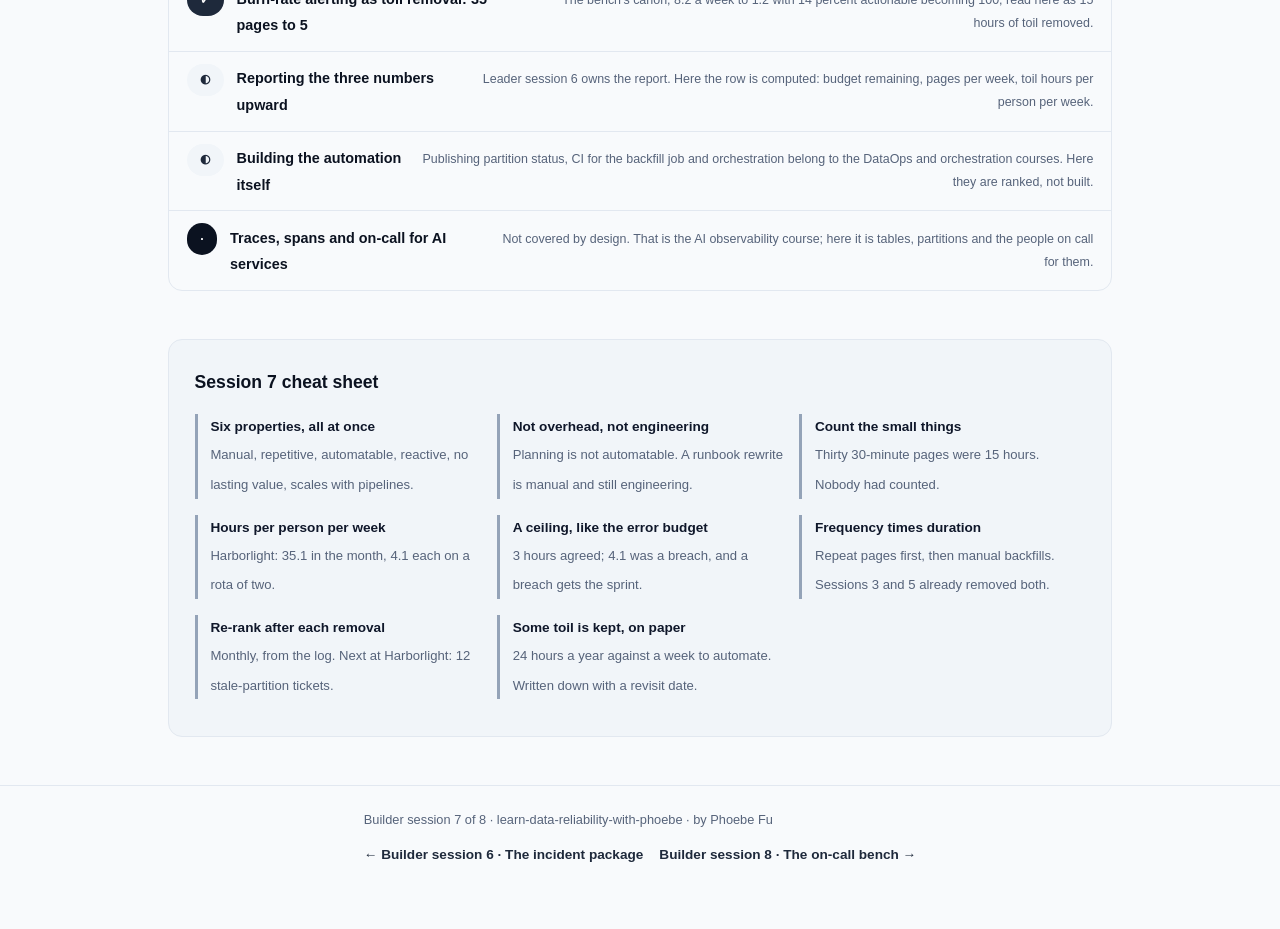
<file: courses/b7-toil.html>
<!DOCTYPE html>
<html lang="en">
<head>
<meta charset="UTF-8">
<meta name="viewport" content="width=device-width, initial-scale=1.0">
<!-- social:start -->
<meta name="description" content="Builder session 7 of 8. Toil is manual, repetitive, automatable work that grows with the number of pipelines rather than with the business. Measuring a month of it at Harborlight: 30 repeat pages, three backfills by hand, a query copied from a wiki, a weekly check that the export ran. A toil budget agreed like an error budget, and the rule for what to automate first.">
<meta property="og:type" content="article">
<meta property="og:site_name" content="Learn with Phoebe">
<meta property="og:title" content="Toil: measuring and buying it down - learn data reliability with phoebe">
<meta property="og:description" content="Builder session 7 of 8. The number that predicts whether the rota survives, measured honestly from the on-call log.">
<meta property="og:url" content="https://phoebefu6.github.io/learn-data-reliability-with-phoebe/courses/b7-toil.html">
<meta property="og:image" content="https://phoebefu6.github.io/learn-data-reliability-with-phoebe/assets/og-cover.png">
<meta property="og:image:width" content="1200">
<meta property="og:image:height" content="630">
<meta name="twitter:card" content="summary_large_image">
<meta name="twitter:title" content="Toil: measuring and buying it down - learn data reliability with phoebe">
<meta name="twitter:description" content="Frequency times duration decides what to automate first. At Harborlight that was 30 repeat pages, already gone.">
<meta name="twitter:image" content="https://phoebefu6.github.io/learn-data-reliability-with-phoebe/assets/og-cover.png">
<!-- social:end -->
<title>Builder session 7 · Toil: measuring and buying it down - learn data reliability with phoebe</title>
<link rel="stylesheet" href="../assets/style.css?v=24">
</head>
<body>

<div class="toolbar">
  <div class="wrap">
    <span class="crumb"><a href="../index.html">learn-data-reliability-with-phoebe</a> / Builder session 7 of 8</span>
    <button class="btn" id="toggle-all" type="button">Expand all</button>
    <button class="btn primary" id="zoom-toggle" type="button">Projector zoom: off</button>
  </div>
</div>

<header class="masthead">
  <div class="wrap">
    <div class="eyebrow">Learn Data Reliability with Phoebe · Builder session 7 of 8</div>
    <h1>Toil: measuring and <span class="accent">buying it down</span></h1>
    <p class="sub">The error budget says how much failure the pipeline is allowed. Toil says how much of the team's week the pipeline is allowed to eat. A rota can survive a bad month of incidents; it cannot survive a good year of toil, because a team spending most of its week acknowledging repeat pages and re-running backfills by hand has no hours left to remove either. Tonight the toil of Harborlight's last month is counted honestly, item by item, ranked by frequency times duration, and the first two items on the list turn out to be the ones sessions 3 and 5 already removed.</p>
    <div class="chip-row">
      <span class="chip level">🔴 Hardest</span>
      <span class="chip audience">Data and analytics engineers</span>
      <span class="chip audience">Whoever approves the sprint</span>
      <span class="chip time">45 min</span>
    </div>
    <div class="agenda">
      <span class="a1" style="flex:1">0-3 · Welcome</span>
      <span class="a2" style="flex:5">3-20 · What counts as toil, and what does not</span>
      <span class="a3" style="flex:4">20-40 · Build-along: measure a month of it</span>
      <span class="a4" style="flex:1">40-45 · Q&amp;A</span>
    </div>
  </div>
</header>

<main class="wrap">

  <!-- ============ INTRO ============ -->
  <section class="section" id="intro">
    <div class="section-kicker">
      <span class="klabel">Part 0</span>
      <h2>Where session 7 sits</h2>
    </div>
    <p class="lede">The contract has a target, a budget, alerts, a runbook, a backfill and an incident package. Session 7 adds the third number the leader report carries: hours of toil per person per week, next to budget remaining and pages per week. Session 8 then replays the month on the bench and shows what the alert policy did to the first two of those numbers. Toil is the one that decides whether anybody is still on the rota in a year.</p>

    <div class="legend">
      <span class="pill">Live = presented in the 45 minutes</span>
      <span class="pill">Self-study = the full depth, after class</span>
      <span class="pill">🔍 Every diagram zooms</span>
    </div>

    <div class="callout win">
      <p><strong>★ What you walk out with tonight.</strong> A six-property test that tells toil from overhead and from engineering, so the same task is classified the same way by everyone on the team. Last month's toil at Harborlight as a number: 35.1 hours, 4.1 per person per week on a rota of two. A toil budget agreed the way an error budget is. And the ordering rule that says the repeat pages go first, then the manual backfills, which is exactly what burn-rate alerting and the idempotent job already did.</p>
    </div>

    <details class="card" open>
      <summary><span class="mode live">Live</span>Why toil is the number that predicts whether the rota survives<span class="mini">3 min</span><span class="caret">▶</span></summary>
      <div class="body">
        <p>Incidents are visible. Everybody remembers night 9. Toil is invisible because it arrives in twenty-minute pieces: a page acknowledged, a query pasted, a backfill started and watched. None of the pieces is worth a ticket, so none is counted, and a team can lose two days a week to work nobody would list if asked. The consequence is circular. The team that has the most toil has the least time to remove it, so toil grows until somebody leaves, and the person who leaves is the one who carried the most of it.</p>
        <p>Measuring toil breaks the circle by making it a number that can be over budget. Once it is over budget, removing it is not a favour the team asks for; it is the contract.</p>
        <div class="callout example">
          <span class="ex-pill">Real world</span>
          <p>Harborlight's two on-call engineers each believed toil took "an hour or two a week". The on-call log and the ticket queue said 35.1 hours in the month, which is 4.1 hours per person per week, with 15 of the 35.1 spent acknowledging the 30 threshold pages that only repeated what the first page of each incident had already said. Nobody had lied; nobody had counted.</p>
        </div>
      </div>
    </details>

    <details class="card">
      <summary><span class="mode self">Self-study</span>Three kinds of work, and why the boundary matters<span class="mini">3 min</span><span class="caret">▶</span></summary>
      <div class="body">
        <ul>
          <li><strong>Toil</strong> - operational work that is manual, repetitive, automatable, reactive, leaves nothing lasting behind, and grows with the number of pipelines. Acknowledging the thirteenth repeat page of night 9's outage.</li>
          <li><strong>Overhead</strong> - work that keeps the team running and is not tied to the pipeline: standups, planning, reviews, hiring. Necessary, not toil, and not counted against the toil budget, because automating a standup is not the fix for a heavy rota.</li>
          <li><strong>Engineering</strong> - work that removes toil or adds lasting value: the burn-rate alert that replaced 35 pages with 5, the idempotent backfill job, the runbook rewrite. Manual, yes; repetitive, no.</li>
        </ul>
        <p>The boundary matters because a team that logs its runbook rewrite as toil will report a toil number that goes up in the month it fixes things, and a team that logs its repeat pages as "monitoring" will report a toil number of zero while drowning.</p>
      </div>
    </details>
  </section>

  <!-- ============ PART 1 ============ -->
  <section class="section" id="part-1">
    <div class="section-kicker">
      <span class="klabel">Part 1 · covers the definition of toil</span>
      <h2>Toil is manual, repetitive, automatable, and grows with the estate</h2>
      <span class="tag concept">9 min live</span>
    </div>
    <p class="lede">Toil is defined by its properties, not by how unpleasant it feels. A task is toil when all six hold at once. One or two is not enough: engineering is manual too, and a standup is repetitive.</p>

    <figure class="zoomable">
      <svg viewBox="0 0 880 360" xmlns="http://www.w3.org/2000/svg" role="img" aria-label="A checklist of six toil properties, manual, repetitive, automatable, reactive, no lasting value, scales with the number of pipelines, scored against three sample tasks. Acknowledging a repeat page and running a backfill by hand score yes on all six and are toil. Rewriting the runbook scores yes only on manual and is marked engineering, not toil.">
        <style>
          .b7aT { font: 800 12px Inter, sans-serif; fill: #fff; }
          .b7aH { font: 800 12px Inter, sans-serif; fill: #0B1220; }
          .b7aB { font: 700 11px Inter, sans-serif; fill: #0B1220; }
          .b7aM { font: 400 11px Inter, sans-serif; fill: #56637A; }
          .b7aN { font: 700 11px Inter, sans-serif; fill: #0B1220; }
          .b7aR { font: 800 11px Inter, sans-serif; fill: #991B1B; }
        </style>

        <text class="b7aH" x="14" y="42">Property</text>
        <rect x="262" y="20" width="196" height="34" rx="8" fill="#0F172A"></rect>
        <text class="b7aT" x="360" y="42" text-anchor="middle">Acknowledge a repeat page</text>
        <rect x="470" y="20" width="196" height="34" rx="8" fill="#1E293B"></rect>
        <text class="b7aT" x="568" y="42" text-anchor="middle">Run a backfill by hand</text>
        <rect x="678" y="20" width="188" height="34" rx="8" fill="#CBD5E1"></rect>
        <text class="b7aH" x="772" y="42" text-anchor="middle">Rewrite the runbook</text>

        <rect x="14" y="66" width="852" height="30" rx="6" fill="#F1F5F9"></rect>
        <text class="b7aB" x="26" y="86">Manual</text>
        <text class="b7aN" x="360" y="86" text-anchor="middle">yes</text>
        <text class="b7aN" x="568" y="86" text-anchor="middle">yes</text>
        <text class="b7aN" x="772" y="86" text-anchor="middle">yes</text>

        <rect x="14" y="104" width="852" height="30" rx="6" fill="#F1F5F9"></rect>
        <text class="b7aB" x="26" y="124">Repetitive</text>
        <text class="b7aN" x="360" y="124" text-anchor="middle">yes</text>
        <text class="b7aN" x="568" y="124" text-anchor="middle">yes</text>
        <text class="b7aM" x="772" y="124" text-anchor="middle">no</text>

        <rect x="14" y="142" width="852" height="30" rx="6" fill="#F1F5F9"></rect>
        <text class="b7aB" x="26" y="162">Automatable</text>
        <text class="b7aN" x="360" y="162" text-anchor="middle">yes</text>
        <text class="b7aN" x="568" y="162" text-anchor="middle">yes</text>
        <text class="b7aM" x="772" y="162" text-anchor="middle">no</text>

        <rect x="14" y="180" width="852" height="30" rx="6" fill="#F1F5F9"></rect>
        <text class="b7aB" x="26" y="200">Reactive, interrupt-driven</text>
        <text class="b7aN" x="360" y="200" text-anchor="middle">yes</text>
        <text class="b7aN" x="568" y="200" text-anchor="middle">yes</text>
        <text class="b7aM" x="772" y="200" text-anchor="middle">no</text>

        <rect x="14" y="218" width="852" height="30" rx="6" fill="#F1F5F9"></rect>
        <text class="b7aB" x="26" y="238">No lasting value once done</text>
        <text class="b7aN" x="360" y="238" text-anchor="middle">yes</text>
        <text class="b7aN" x="568" y="238" text-anchor="middle">yes</text>
        <text class="b7aM" x="772" y="238" text-anchor="middle">no</text>

        <rect x="14" y="256" width="852" height="30" rx="6" fill="#F1F5F9"></rect>
        <text class="b7aB" x="26" y="276">Scales with the number of pipelines</text>
        <text class="b7aN" x="360" y="276" text-anchor="middle">yes</text>
        <text class="b7aN" x="568" y="276" text-anchor="middle">yes</text>
        <text class="b7aM" x="772" y="276" text-anchor="middle">no</text>

        <rect x="262" y="296" width="196" height="26" rx="6" fill="#0F172A"></rect>
        <text class="b7aT" x="360" y="314" text-anchor="middle">toil: 6 of 6</text>
        <rect x="470" y="296" width="196" height="26" rx="6" fill="#1E293B"></rect>
        <text class="b7aT" x="568" y="314" text-anchor="middle">toil: 6 of 6</text>
        <rect x="678" y="296" width="188" height="26" rx="6" fill="#F59E0B"></rect>
        <text class="b7aH" x="772" y="314" text-anchor="middle">engineering, not toil</text>

        <rect x="14" y="336" width="14" height="14" rx="3" fill="#F59E0B"></rect>
        <text class="b7aN" x="38" y="348">One yes is not enough. A runbook rewrite is manual and still engineering: it is the work that removes toil.</text>
      </svg>
      <figcaption>🔍 Click to zoom - six properties against three tasks, and the one that is engineering.</figcaption>
    </figure>

    <details class="card">
      <summary><span class="mode live">Live</span>The six properties, and the two neighbours toil gets confused with<span class="mini">3 min</span><span class="caret">▶</span></summary>
      <div class="body">
        <p>A task is toil when it is <strong>manual</strong> (a person does it), <strong>repetitive</strong> (the same task recurs), <strong>automatable</strong> (a machine could do it as well), <strong>reactive</strong> (it interrupts rather than being scheduled), leaves <strong>no lasting value</strong> (the system is in the same state after as before), and <strong>scales with the number of pipelines</strong> rather than with the business. That last property is the sharp one for a data team: ten more pipelines means ten times the backfills by hand, with no more revenue to show for it.</p>
        <p>Overhead fails "automatable" and "scales with pipelines": planning does not double when the estate does. Engineering fails "repetitive" and "no lasting value": the runbook is rewritten once and the rewrite is what stops the next twenty-nine minutes of improvisation. Both are manual. Manual alone tells you nothing.</p>
      </div>
    </details>

    <details class="card">
      <summary><span class="mode live">Live</span>Harborlight's toil last month, enumerated honestly<span class="mini">4 min</span><span class="caret">▶</span></summary>
      <div class="body">
        <p>Honest means including the small things, because the small things are where toil hides. The on-call log and the ticket queue for last month gave six items:</p>
        <table class="clean">
          <thead><tr><th>Toil item</th><th>Occurrences</th><th>Minutes each</th><th>Hours in the month</th></tr></thead>
          <tbody>
            <tr><td>Repeat threshold pages acknowledged (35 pages, 30 of them repeats)</td><td>30</td><td>30</td><td><strong>15.0</strong></td></tr>
            <tr><td>Backfills run by hand, watched to completion</td><td>3</td><td>180</td><td><strong>9.0</strong></td></tr>
            <tr><td>Stale-partition tickets from analysts, answered by hand</td><td>12</td><td>20</td><td>4.0</td></tr>
            <tr><td>Weekly manual check that the settlement export ran</td><td>4</td><td>45</td><td>3.0</td></tr>
            <tr><td>Runbook step: copy the diagnosis query out of the wiki, edit the hour</td><td>5</td><td>25</td><td>2.1</td></tr>
            <tr><td>Month-end reconciliation with finance, by hand</td><td>1</td><td>120</td><td>2.0</td></tr>
          </tbody>
        </table>
        <p>Total: 35.1 hours in the month. Two people carry the rota, so 17.6 hours each, which over 4.3 weeks is 4.1 hours per person per week. The 30 repeat pages are the bench's 35 threshold pages minus the 5 that were the first word of an incident: 14 percent of the pages were actionable and the other 86 percent were toil at two in the morning.</p>
      </div>
    </details>

    <details class="card">
      <summary><span class="mode self">Self-study</span>What was left out, and why it matters that it was<span class="mini">3 min</span><span class="caret">▶</span></summary>
      <div class="body">
        <ul>
          <li><strong>Sleep lost</strong> is not in the table. Thirty repeat pages at night cost far more than 30 minutes each in the next day's output, but that cost is not in any log, so it is stated in words next to the number rather than invented as a number.</li>
          <li><strong>The incident work itself</strong> (diagnosis, safe state, coordination) is not toil. It is reactive and manual, but it is not repetitive in the toil sense and it produces the incident package. It is counted separately as incident hours.</li>
          <li><strong>Standups and planning</strong> are overhead, logged but not counted. A team can hide toil by calling it overhead, which is why the classification is written down per category, not decided per entry.</li>
          <li><strong>Work by people not on the rota</strong> is counted if it is toil: the analyst who re-runs a dashboard by hand every Monday because the partition is late is doing the pipeline's toil for it.</li>
        </ul>
      </div>
    </details>
  </section>

  <!-- ============ PART 2 ============ -->
  <section class="section" id="part-2">
    <div class="section-kicker">
      <span class="klabel">Part 2 · covers the toil budget and what to automate first</span>
      <h2>A toil budget, and what to automate first</h2>
      <span class="tag concept">8 min live</span>
    </div>
    <p class="lede">A measured toil number is only useful with a ceiling next to it. The ceiling is agreed the way the error budget is: above it, engineering time goes to removing toil before it goes to features, and that rule is written into the contract so it does not have to be re-argued every sprint.</p>

    <figure class="zoomable">
      <svg viewBox="0 0 880 360" xmlns="http://www.w3.org/2000/svg" role="img" aria-label="Six toil items ranked as horizontal bars by hours in the month: repeat pages 15.0, manual backfills 9.0, stale-partition tickets 4.0, weekly export check 3.0, wiki query copy 2.1, month-end reconciliation 2.0. The top two are struck through as already removed by burn-rate alerting and the idempotent backfill job. The tickets bar is highlighted as the next item to automate. The reconciliation bar is marked as kept, with the decision written down.">
        <style>
          .b7bH { font: 800 12px Inter, sans-serif; fill: #0B1220; }
          .b7bB { font: 700 11px Inter, sans-serif; fill: #0B1220; }
          .b7bM { font: 400 11px Inter, sans-serif; fill: #56637A; }
          .b7bN { font: 700 11px Inter, sans-serif; fill: #0B1220; }
          .b7bW { font: 700 11px Inter, sans-serif; fill: #fff; }
        </style>

        <text class="b7bH" x="14" y="30">Toil ranked by occurrences times minutes, last month</text>

        <text class="b7bB" x="14" y="72">Repeat threshold pages</text>
        <text class="b7bM" x="14" y="86">30 x 30 min</text>
        <rect x="300" y="60" width="480" height="26" rx="4" fill="#CBD5E1"></rect>
        <text class="b7bN" x="312" y="78">removed by burn-rate alerting: 35 pages to 5</text>
        <line data-strike="1" x1="300" y1="73" x2="780" y2="73" stroke="#991B1B" stroke-width="2.5"></line>
        <text class="b7bN" x="788" y="78">15.0 h</text>

        <text class="b7bB" x="14" y="116">Backfills run by hand</text>
        <text class="b7bM" x="14" y="130">3 x 180 min</text>
        <rect x="300" y="104" width="288" height="26" rx="4" fill="#CBD5E1"></rect>
        <text class="b7bN" x="312" y="122">removed by the idempotent backfill job</text>
        <line data-strike="1" x1="300" y1="117" x2="588" y2="117" stroke="#991B1B" stroke-width="2.5"></line>
        <text class="b7bN" x="596" y="122">9.0 h</text>

        <text class="b7bB" x="14" y="160">Stale-partition tickets</text>
        <text class="b7bM" x="14" y="174">12 x 20 min</text>
        <rect x="300" y="148" width="128" height="26" rx="4" fill="#F59E0B"></rect>
        <text class="b7bN" x="364" y="166" text-anchor="middle">next</text>
        <text class="b7bN" x="436" y="166">4.0 h · publish partition status so analysts self-serve</text>

        <text class="b7bB" x="14" y="204">Weekly export check</text>
        <text class="b7bM" x="14" y="218">4 x 45 min</text>
        <rect x="300" y="192" width="96" height="26" rx="4" fill="#94A3B8"></rect>
        <text class="b7bN" x="404" y="210">3.0 h · a coverage check on the export, after the tickets</text>

        <text class="b7bB" x="14" y="248">Query copied from the wiki</text>
        <text class="b7bM" x="14" y="262">5 x 25 min</text>
        <rect x="300" y="236" width="67" height="26" rx="4" fill="#94A3B8"></rect>
        <text class="b7bN" x="375" y="254">2.1 h · embed the query in the page payload</text>

        <text class="b7bB" x="14" y="292">Month-end reconciliation</text>
        <text class="b7bM" x="14" y="306">1 x 120 min</text>
        <rect x="300" y="280" width="64" height="26" rx="4" fill="#94A3B8"></rect>
        <text class="b7bN" x="372" y="298">2.0 h · kept: 24 h a year against a week to automate</text>

        <rect x="14" y="336" width="14" height="14" rx="3" fill="#F59E0B"></rect>
        <text class="b7bN" x="38" y="348">Remove the top bar, then rank again. The two struck bars were 24 of 35.1 hours; what is left is 1.3 h a week each.</text>
      </svg>
      <figcaption>🔍 Click to zoom - toil ranked by frequency times duration, two bars already removed, the next one highlighted.</figcaption>
    </figure>

    <details class="card">
      <summary><span class="mode live">Live</span>Measuring it: hours per person per week, from the logs you already have<span class="mini">3 min</span><span class="caret">▶</span></summary>
      <div class="body">
        <p>The unit is hours of toil per person per week, because that is the unit people feel and the unit a sprint is planned in. The sources are the on-call log, which records every page with its acknowledgement and close, and the ticket queue, which records every request a human answered by hand. Each entry gets a category, each category is classified once as toil, overhead or engineering, and the hours are summed. Estimating durations is allowed when the log has none, as long as the estimate is written down and the same for every occurrence of that category.</p>
        <p>The honest version counts the twenty-minute pieces. A team that only counts the backfills will report 9 hours and believe it; the repeat pages were 15.</p>
      </div>
    </details>

    <details class="card">
      <summary><span class="mode live">Live</span>The toil budget, agreed like the error budget<span class="mini">3 min</span><span class="caret">▶</span></summary>
      <div class="body">
        <p>The error budget says the pipeline may have 21.6 bad partitions at 97 percent, and above that, features stop until reliability work has been done. The toil budget says the same about hours: Harborlight agreed 3 hours per person per week as the ceiling, and last month's 4.1 was over it. Being over is not a judgement about the team; it is the trigger. The next sprint's engineering time went to burn-rate alerting and the idempotent backfill job before anything else, and the toil fell to 1.3 hours per person per week, under the ceiling, with room for the estate to grow before the trigger fires again.</p>
        <div class="callout example">
          <span class="ex-pill">Real world</span>
          <p>Without the written ceiling, the same two pieces of work had been proposed for three quarters and lost to features every time, because "the pager is a bit noisy" is an opinion and a feature deadline is a date. With the ceiling in the contract, 4.1 against 3 was a breach, and a breach gets the sprint.</p>
        </div>
      </div>
    </details>

    <details class="card">
      <summary><span class="mode self">Self-study</span>The ordering rule: frequency times duration<span class="mini">3 min</span><span class="caret">▶</span></summary>
      <div class="body">
        <p>Automate the item whose occurrences times minutes is largest. Not the most annoying, not the one somebody already has a script for, and not the one that is easiest, because easy items are usually small. At Harborlight the rule produces this order:</p>
        <ul>
          <li><strong>Repeat pages, 15.0 hours.</strong> Removed by multi-window burn-rate alerting, which pages once per incident: 35 pages to 5, 8.2 a week to 1.2. Session 3's work was the largest toil reduction of the year and nobody had called it that.</li>
          <li><strong>Backfills by hand, 9.0 hours.</strong> Removed by the idempotent backfill job from session 5, which is re-run from a watermark and watched by nobody.</li>
          <li><strong>Stale-partition tickets, 4.0 hours.</strong> Next. Publishing the partition status the indicator query already computes lets analysts see for themselves that the 09:00 partition is late, instead of asking.</li>
          <li><strong>Re-rank after each removal.</strong> The wiki query is copied once per incident, so it stays at 2.1 hours; the export check stays at 3.0. Orders change as items are removed, and the list is recomputed monthly rather than remembered.</li>
        </ul>
      </div>
    </details>

    <details class="card">
      <summary><span class="mode self">Self-study</span>Toil worth keeping, and writing that decision down<span class="mini">2 min</span><span class="caret">▶</span></summary>
      <div class="body">
        <p>Not every item on the list should be automated. The month-end reconciliation with finance is two hours once a month: 24 hours a year. Automating it means matching finance's spreadsheet logic, which changes each quarter, and would cost about a week of engineering plus maintenance. Doing it by hand is cheaper for now, and the decision is written down with the number that justified it and a date to revisit. What is not acceptable is leaving it unclassified, because an unclassified item is toil that has been made invisible again.</p>
      </div>
    </details>
  </section>

  <!-- ============ DEMO ============ -->
  <section class="section" id="demo-1">
    <div class="section-kicker">
      <span class="klabel">Build-along</span>
      <h2>Measure a month of it</h2>
      <span class="tag demo">★ 20 min · everyone builds</span>
    </div>
    <p class="lede">Bring your on-call log and your ticket queue for the last thirty days. If you have neither, Harborlight's <code class="mono">ops.oncall_log</code> has 35 pages, 12 tickets, 3 manual backfills and the rest of last month in it.</p>

    <div class="steps">
      <div class="step">
        <p><strong>Pull the log and classify each entry.</strong> Every entry gets a category; every category is mapped once to toil, overhead or engineering. Anything unmapped shows up as its own row so it cannot hide.</p>
      </div>
      <div class="step">
        <p><strong>Compute hours of toil per person per week.</strong> Sum the toil hours per person, divide by the weeks in the window. Harborlight: 35.1 hours, two people, 4.1 each per week.</p>
      </div>
      <div class="step">
        <p><strong>Rank toil items by occurrences times minutes.</strong> The top of the list is what to automate first. Print the whole list, including the two-hour items.</p>
      </div>
      <div class="step">
        <p><strong>Mark what sessions 3 and 5 already removed.</strong> Repeat pages under burn-rate alerting, backfills under the idempotent job. Subtract them and re-rank what is left.</p>
      </div>
      <div class="step">
        <p><strong>Write the toil budget you would agree and the first automation you would fund.</strong> A ceiling in hours per person per week, the current number against it, and the top remaining item with its hours.</p>
      </div>
      <div class="step">
        <p><strong>Write the three numbers for the leader report.</strong> Budget remaining at the current target, pages per week, toil hours per person per week. One row, dated, appended monthly.</p>
      </div>
    </div>

    <div class="prompt-box good">
      <span class="label">★ Steps 1 and 2 · classify, then hours per person per week</span>
with entries as (
  select person, category, started_at, ended_at,
         datediff('minute', started_at, ended_at) / 60.0 as hours,
         case
           when category in ('repeat_page', 'manual_backfill', 'stale_partition_ticket',
                             'export_check', 'wiki_query_copy', 'month_end_reconciliation') then 'toil'
           when category in ('standup', 'planning', 'review')                             then 'overhead'
           when category in ('incident_response', 'runbook_rewrite', 'alert_redesign',
                             'idempotent_job')                                             then 'engineering'
           else 'unclassified'
         end as kind
  from ops.oncall_log
  where started_at &gt;= dateadd('day', -30, current_timestamp)
)
select kind, count(*) as entries, round(sum(hours), 1) as hours
from entries
group by kind
order by hours desc;
-- toil 35.1 · engineering 22.5 · overhead 18.0 · unclassified 0

select person,
       round(sum(hours), 1)               as toil_hours,
       round(sum(hours) / (30 / 7.0), 1)  as toil_hours_per_week
from entries
where kind = 'toil'
group by person;
-- Mara 17.6, 4.1 · Tomas 17.5, 4.1
    </div>

    <div class="prompt-box good">
      <span class="label">★ Steps 3 and 4 · rank, then subtract what is already gone</span>
select category,
       count(*)                                  as occurrences,
       round(avg(hours) * 60)                    as minutes_each,
       round(sum(hours), 1)                      as hours_in_month,
       case category
         when 'repeat_page'     then 'removed: burn-rate alerting (35 pages to 5)'
         when 'manual_backfill' then 'removed: idempotent backfill job'
         else 'open'
       end                                       as status
from entries
where kind = 'toil'
group by category
order by hours_in_month desc;
-- repeat_page 30 x 30 = 15.0 removed · manual_backfill 3 x 180 = 9.0 removed
-- stale_partition_ticket 12 x 20 = 4.0 open · export_check 4 x 45 = 3.0 open
-- wiki_query_copy 5 x 25 = 2.1 open · month_end_reconciliation 1 x 120 = 2.0 open, kept

select round(sum(hours) / 2 / (30 / 7.0), 1) as toil_per_person_week_after
from entries
where kind = 'toil' and category not in ('repeat_page', 'manual_backfill');
-- 1.3
    </div>

    <div class="prompt-box good">
      <span class="label">★ Step 6 · the three numbers for the leader report</span>
insert into ops.reliability_report (month, target, budget_remaining, pages_per_week, toil_hours_per_person_week)
select :last_month,
       0.97,
       greatest(0, 1 - 35 / (720 * (1 - 0.97)))      as budget_remaining,      -- 0: exhausted on night 15
       (select count(*) from ops.alert_log
        where pipeline = 'orders'
          and fired_at &gt;= dateadd('day', -30, current_timestamp)) / (30 / 7.0)   as pages_per_week,
       (select round(sum(hours) / 2 / (30 / 7.0), 1) from entries where kind = 'toil')   as toil_hours;
-- as lived: 0 · 8.2 · 4.1
-- same month under the new contract: 0 · 1.2 · 1.3
    </div>

    <div class="callout tip">
      <p><strong>The budget number does not move</strong> between the two rows above, and that is correct. Burn-rate alerting and the idempotent job changed the pages and the toil; 35 bad partitions still happened, and at 97 percent the budget was still gone on night 15. The lever for that number is session 2's target and the engineering the budget breach buys, not the alert policy.</p>
    </div>
  </section>

  <!-- ============ HOMEWORK ============ -->
  <section class="section" id="exercise">
    <div class="section-kicker">
      <span class="klabel">Homework</span>
      <h2>Before session 8</h2>
      <span class="tag exercise">40 min</span>
    </div>
    <ol>
      <li>Classify every entry in your own on-call log for the last thirty days. Write down the category-to-kind mapping as a table, not in the query, so the next person classifies the same way.</li>
      <li>Compute hours of toil per person per week and compare with what each person on the rota guessed before seeing it. Keep both numbers.</li>
      <li>Rank by occurrences times minutes and identify the top item. Estimate the engineering cost of removing it and compare with a year of doing it.</li>
      <li>Propose a toil ceiling in hours per person per week to whoever approves the sprint, with last month's number next to it. Bring the response.</li>
    </ol>
  </section>

  <!-- ============ QUIZ ============ -->
  <section class="section" id="quiz">
    <div class="section-kicker">
      <span class="klabel">Check yourself</span>
      <h2>Three questions</h2>
    </div>

    <div class="quiz-q" data-answer="2">
      <p class="qtext">Which of these is engineering rather than toil?</p>
      <button class="qopt" type="button">A · Acknowledging the thirteenth threshold page of night 9's outage and confirming the source is still down</button>
      <button class="qopt" type="button">B · Re-running the night 27 backfill by hand and watching it to completion</button>
      <button class="qopt" type="button">C · Rewriting the runbook so the safe-state step is one command instead of twenty-nine minutes of improvisation</button>
      <p class="qwhy">The rewrite is manual, but it is not repetitive and it leaves lasting value: it is the work that removes toil. A and B are all six properties at once.</p>
    </div>

    <div class="quiz-q" data-answer="0">
      <p class="qtext">Harborlight's toil list has repeat pages at 15.0 hours, manual backfills at 9.0, and a month-end reconciliation at 2.0. What does the ordering rule say to automate first?</p>
      <button class="qopt" type="button">A · The repeat pages, because occurrences times minutes is largest, which burn-rate alerting did by taking 35 pages to 5</button>
      <button class="qopt" type="button">B · The reconciliation, because finance is the most important consumer</button>
      <button class="qopt" type="button">C · Whichever item the team finds most annoying</button>
      <p class="qwhy">Frequency times duration ranks the hours, and the hours are what the rota is losing. The repeat pages were the largest toil reduction available and session 3 had already made it.</p>
    </div>

    <div class="quiz-q" data-answer="1">
      <p class="qtext">Why is the month-end reconciliation left as manual toil, and what makes that acceptable?</p>
      <button class="qopt" type="button">A · Because reconciliation cannot be automated</button>
      <button class="qopt" type="button">B · Because 24 hours a year is cheaper than a week of engineering plus maintenance, and the decision is written down with a date to revisit</button>
      <button class="qopt" type="button">C · Because items under three hours a month do not count as toil</button>
      <p class="qwhy">Some toil is worth keeping for a while. What is not acceptable is leaving it unclassified, because that makes it invisible again.</p>
    </div>

    <p class="quiz-score"></p>
  </section>

  <!-- ============ COVERAGE ============ -->
  <section class="section" id="official">
    <div class="section-kicker">
      <span class="klabel">Sources covered</span>
      <h2>What tonight maps to</h2>
    </div>
    <div class="covered">
      <div class="covered-row">
        <span class="status pill solid">✓</span>
        <span class="name">Toil defined by its properties, and measured in hours</span>
        <span class="note">Established SRE practice, taught as professional norm: manual, repetitive, automatable, reactive, no lasting value, scales with the estate. The 35.1 hours are Harborlight's.</span>
      </div>
      <div class="covered-row">
        <span class="status pill solid">✓</span>
        <span class="name">The toil budget as a ceiling, agreed like the error budget</span>
        <span class="note">The same shape as 100 percent minus the SLO from the SRE workbook: above the ceiling, engineering time goes to reliability before features.</span>
      </div>
      <div class="covered-row">
        <span class="status pill solid">✓</span>
        <span class="name">Burn-rate alerting as toil removal: 35 pages to 5</span>
        <span class="note">The bench's canon, 8.2 a week to 1.2 with 14 percent actionable becoming 100, read here as 15 hours of toil removed.</span>
      </div>
      <div class="covered-row">
        <span class="status pill light">◐</span>
        <span class="name">Reporting the three numbers upward</span>
        <span class="note">Leader session 6 owns the report. Here the row is computed: budget remaining, pages per week, toil hours per person per week.</span>
      </div>
      <div class="covered-row">
        <span class="status pill light">◐</span>
        <span class="name">Building the automation itself</span>
        <span class="note">Publishing partition status, CI for the backfill job and orchestration belong to the DataOps and orchestration courses. Here they are ranked, not built.</span>
      </div>
      <div class="covered-row">
        <span class="status pill inkpill">·</span>
        <span class="name">Traces, spans and on-call for AI services</span>
        <span class="note">Not covered by design. That is the AI observability course; here it is tables, partitions and the people on call for them.</span>
      </div>
    </div>
  </section>

  <!-- ============ CHEAT SHEET ============ -->
  <section class="cheat" id="cheatsheet">
    <h3>Session 7 cheat sheet</h3>
    <div class="grid-2">
      <div class="cheat-item"><b>Six properties, all at once</b><span>Manual, repetitive, automatable, reactive, no lasting value, scales with pipelines.</span></div>
      <div class="cheat-item"><b>Not overhead, not engineering</b><span>Planning is not automatable. A runbook rewrite is manual and still engineering.</span></div>
      <div class="cheat-item"><b>Count the small things</b><span>Thirty 30-minute pages were 15 hours. Nobody had counted.</span></div>
      <div class="cheat-item"><b>Hours per person per week</b><span>Harborlight: 35.1 in the month, 4.1 each on a rota of two.</span></div>
      <div class="cheat-item"><b>A ceiling, like the error budget</b><span>3 hours agreed; 4.1 was a breach, and a breach gets the sprint.</span></div>
      <div class="cheat-item"><b>Frequency times duration</b><span>Repeat pages first, then manual backfills. Sessions 3 and 5 already removed both.</span></div>
      <div class="cheat-item"><b>Re-rank after each removal</b><span>Monthly, from the log. Next at Harborlight: 12 stale-partition tickets.</span></div>
      <div class="cheat-item"><b>Some toil is kept, on paper</b><span>24 hours a year against a week to automate. Written down with a revisit date.</span></div>
    </div>
  </section>

</main>

<footer class="pagefoot">
  <div class="wrap">
    <p>Builder session 7 of 8 · learn-data-reliability-with-phoebe · by Phoebe Fu</p>
    <nav class="pagenav">
      <a href="b6-incident-package.html">← Builder session 6 · The incident package</a>
      <a href="b8-on-call-bench.html">Builder session 8 · The on-call bench →</a>
    </nav>
  </div>
</footer>

<script src="../assets/app.js?v=22"></script>
</body>
</html>
</file>
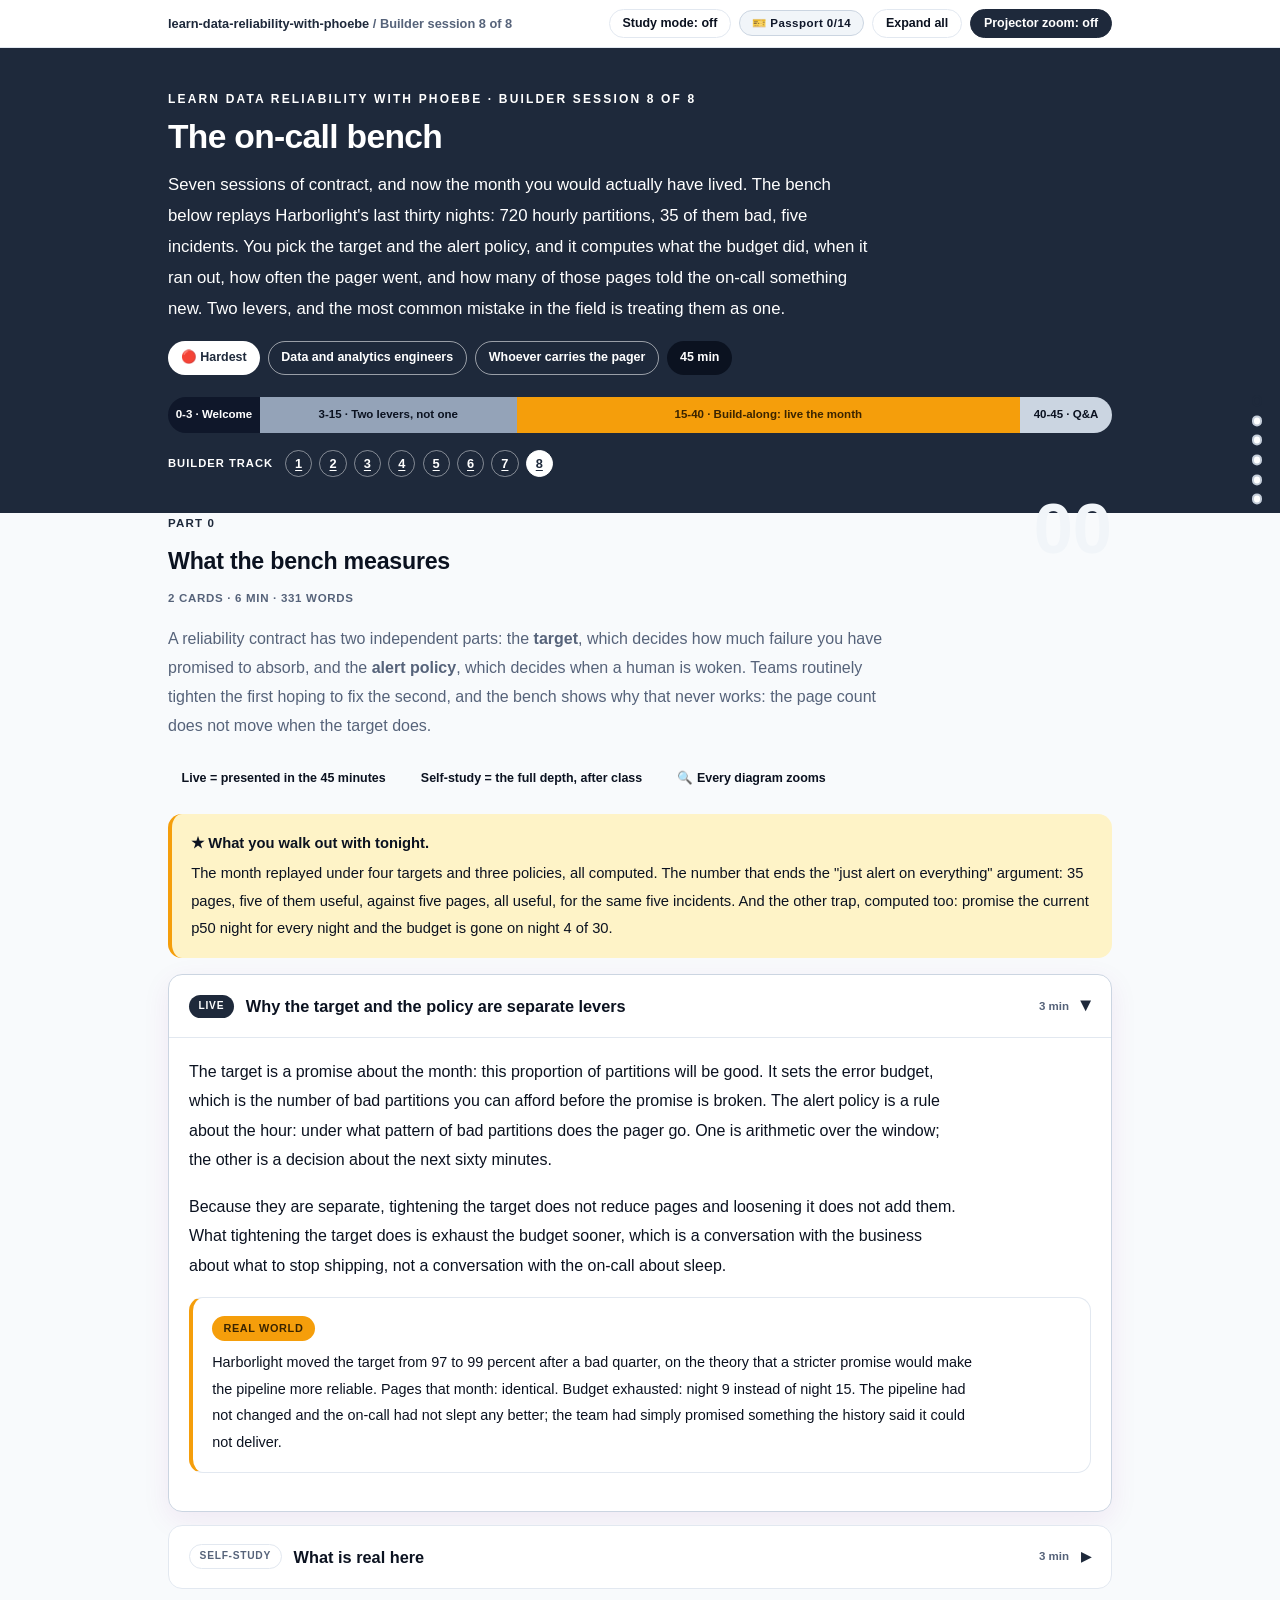
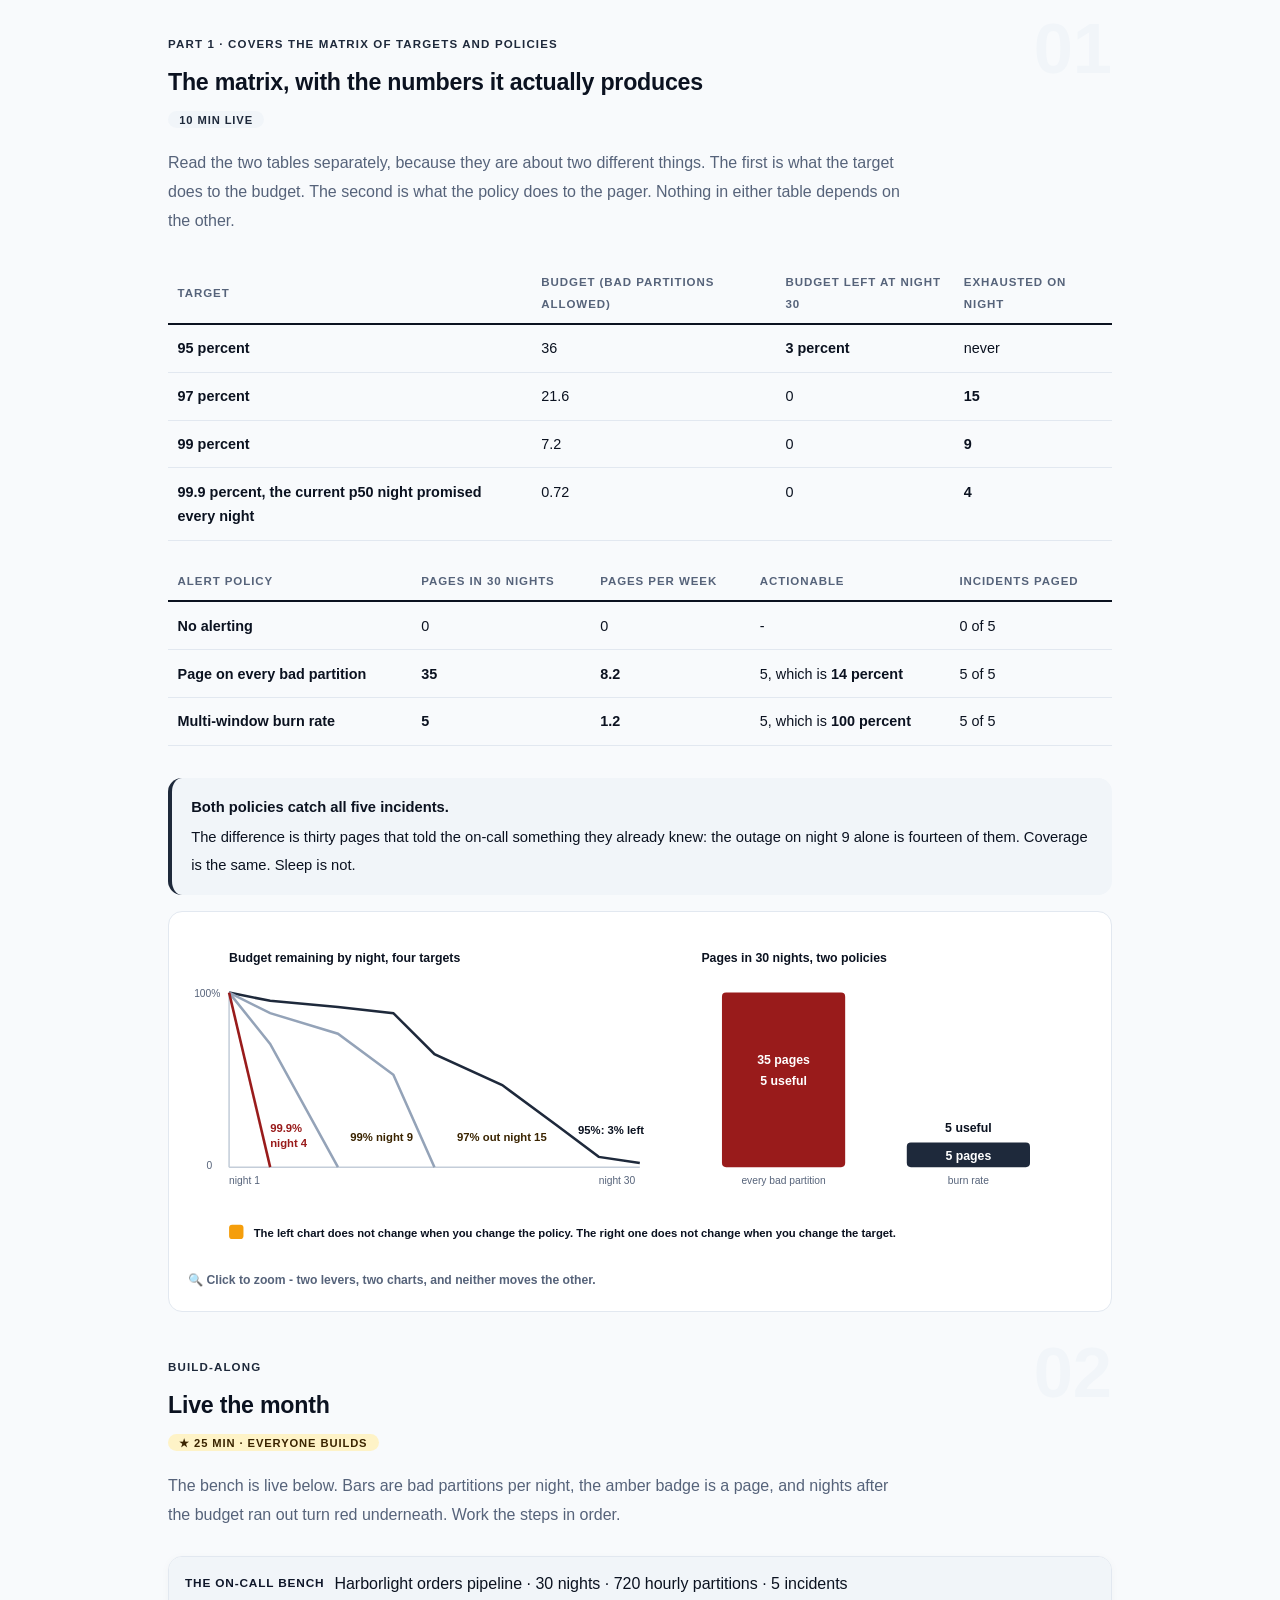
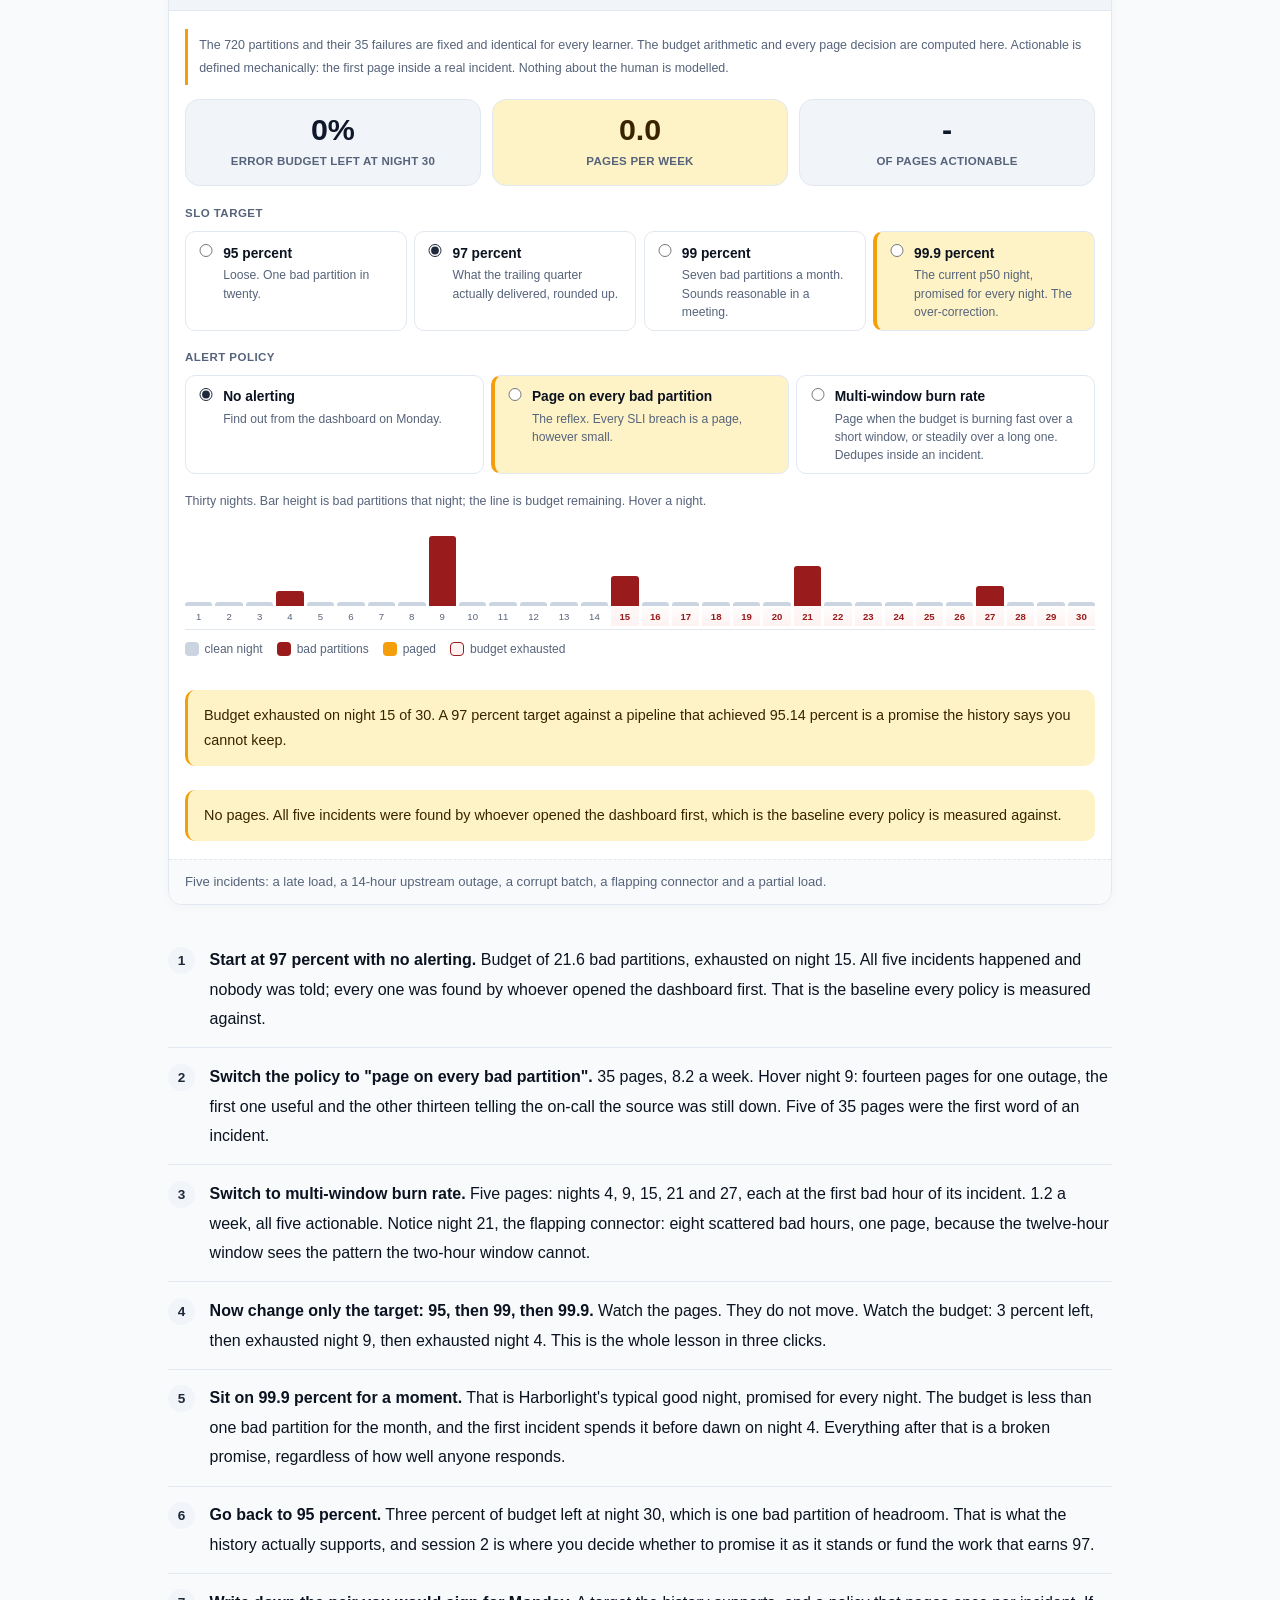
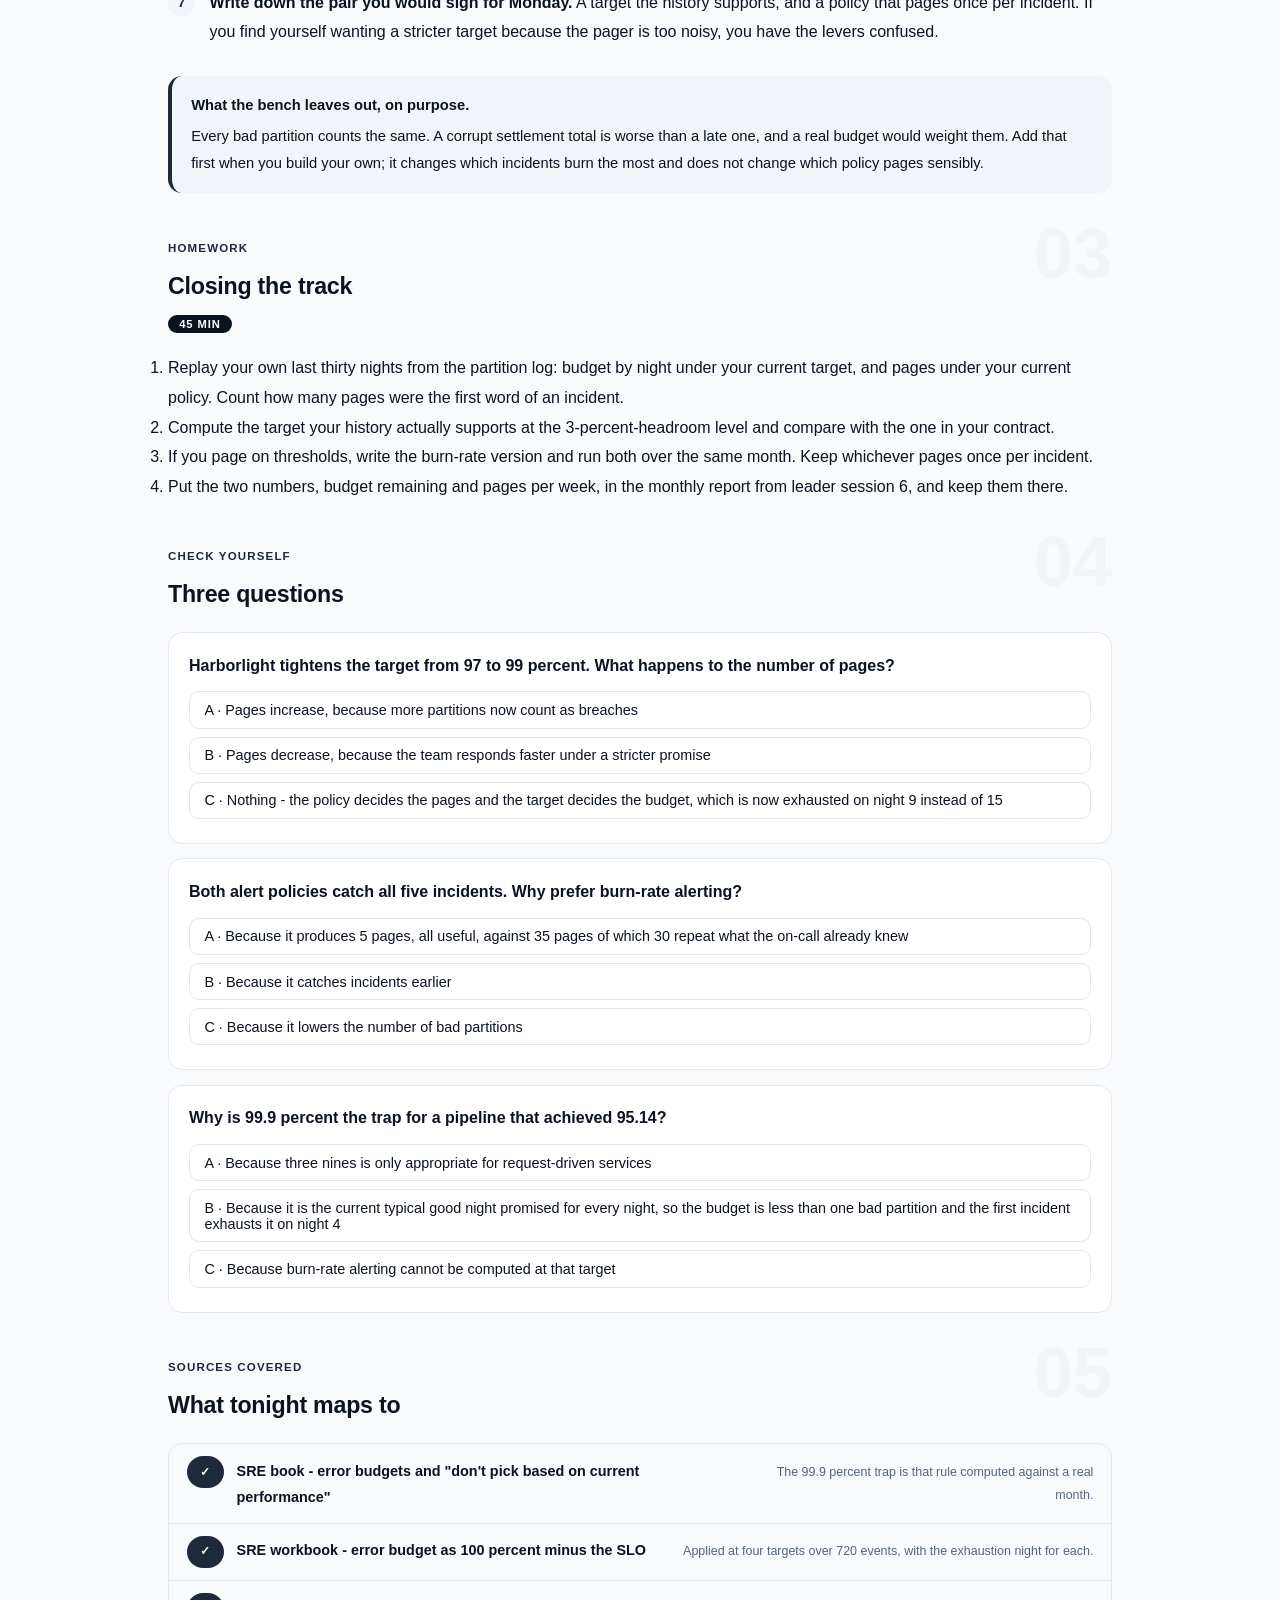
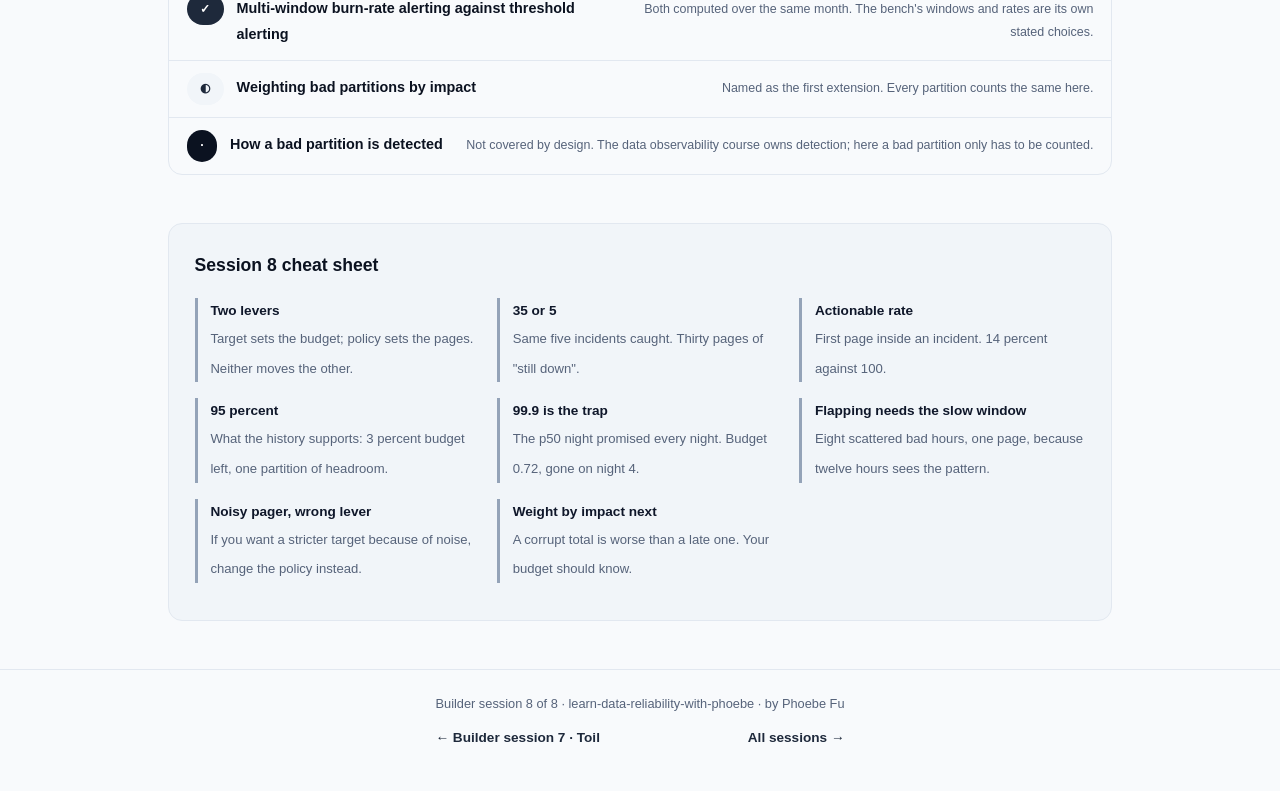
<file: courses/b8-on-call-bench.html>
<!DOCTYPE html>
<html lang="en">
<head>
<meta charset="UTF-8">
<meta name="viewport" content="width=device-width, initial-scale=1.0">
<!-- social:start -->
<meta name="description" content="Builder session 8 of 8. Thirty nights on call for Harborlight's orders pipeline, replayed against your SLO target and alert policy. Page on every breach and you get 35 pages, five of them useful. Burn-rate alerting gets five, all useful. The target only decides the budget.">
<meta property="og:type" content="article">
<meta property="og:site_name" content="Learn with Phoebe">
<meta property="og:title" content="The on-call bench - learn data reliability with phoebe">
<meta property="og:description" content="Builder session 8 of 8. 35 pages or 5. The target decides the budget; the policy decides the pages.">
<meta property="og:url" content="https://phoebefu6.github.io/learn-data-reliability-with-phoebe/courses/b8-on-call-bench.html">
<meta property="og:image" content="https://phoebefu6.github.io/learn-data-reliability-with-phoebe/assets/og-cover.png">
<meta property="og:image:width" content="1200">
<meta property="og:image:height" content="630">
<meta name="twitter:card" content="summary_large_image">
<meta name="twitter:title" content="The on-call bench - learn data reliability with phoebe">
<meta name="twitter:description" content="Thirty nights, five incidents, and two levers that people keep confusing for one.">
<meta name="twitter:image" content="https://phoebefu6.github.io/learn-data-reliability-with-phoebe/assets/og-cover.png">
<!-- social:end -->
<title>Builder session 8 · The on-call bench - learn data reliability with phoebe</title>
<link rel="stylesheet" href="../assets/style.css?v=24">
</head>
<body>

<div class="toolbar">
  <div class="wrap">
    <span class="crumb"><a href="../index.html">learn-data-reliability-with-phoebe</a> / Builder session 8 of 8</span>
    <button class="btn" id="toggle-all" type="button">Expand all</button>
    <button class="btn primary" id="zoom-toggle" type="button">Projector zoom: off</button>
  </div>
</div>

<header class="masthead">
  <div class="wrap">
    <div class="eyebrow">Learn Data Reliability with Phoebe · Builder session 8 of 8</div>
    <h1>The on-call <span class="accent">bench</span></h1>
    <p class="sub">Seven sessions of contract, and now the month you would actually have lived. The bench below replays Harborlight's last thirty nights: 720 hourly partitions, 35 of them bad, five incidents. You pick the target and the alert policy, and it computes what the budget did, when it ran out, how often the pager went, and how many of those pages told the on-call something new. Two levers, and the most common mistake in the field is treating them as one.</p>
    <div class="chip-row">
      <span class="chip level">🔴 Hardest</span>
      <span class="chip audience">Data and analytics engineers</span>
      <span class="chip audience">Whoever carries the pager</span>
      <span class="chip time">45 min</span>
    </div>
    <div class="agenda">
      <span class="a1" style="flex:1">0-3 · Welcome</span>
      <span class="a2" style="flex:3">3-15 · Two levers, not one</span>
      <span class="a3" style="flex:6">15-40 · Build-along: live the month</span>
      <span class="a4" style="flex:1">40-45 · Q&amp;A</span>
    </div>
  </div>
</header>

<main class="wrap">

  <!-- ============ INTRO ============ -->
  <section class="section" id="intro">
    <div class="section-kicker">
      <span class="klabel">Part 0</span>
      <h2>What the bench measures</h2>
    </div>
    <p class="lede">A reliability contract has two independent parts: the <strong>target</strong>, which decides how much failure you have promised to absorb, and the <strong>alert policy</strong>, which decides when a human is woken. Teams routinely tighten the first hoping to fix the second, and the bench shows why that never works: the page count does not move when the target does.</p>

    <div class="legend">
      <span class="pill">Live = presented in the 45 minutes</span>
      <span class="pill">Self-study = the full depth, after class</span>
      <span class="pill">🔍 Every diagram zooms</span>
    </div>

    <div class="callout win">
      <p><strong>★ What you walk out with tonight.</strong> The month replayed under four targets and three policies, all computed. The number that ends the "just alert on everything" argument: 35 pages, five of them useful, against five pages, all useful, for the same five incidents. And the other trap, computed too: promise the current p50 night for every night and the budget is gone on night 4 of 30.</p>
    </div>

    <details class="card" open>
      <summary><span class="mode live">Live</span>Why the target and the policy are separate levers<span class="mini">3 min</span><span class="caret">▶</span></summary>
      <div class="body">
        <p>The target is a promise about the month: this proportion of partitions will be good. It sets the error budget, which is the number of bad partitions you can afford before the promise is broken. The alert policy is a rule about the hour: under what pattern of bad partitions does the pager go. One is arithmetic over the window; the other is a decision about the next sixty minutes.</p>
        <p>Because they are separate, tightening the target does not reduce pages and loosening it does not add them. What tightening the target does is exhaust the budget sooner, which is a conversation with the business about what to stop shipping, not a conversation with the on-call about sleep.</p>
        <div class="callout example">
          <span class="ex-pill">Real world</span>
          <p>Harborlight moved the target from 97 to 99 percent after a bad quarter, on the theory that a stricter promise would make the pipeline more reliable. Pages that month: identical. Budget exhausted: night 9 instead of night 15. The pipeline had not changed and the on-call had not slept any better; the team had simply promised something the history said it could not deliver.</p>
        </div>
      </div>
    </details>

    <details class="card">
      <summary><span class="mode self">Self-study</span>What is real here<span class="mini">3 min</span><span class="caret">▶</span></summary>
      <div class="body">
        <ul>
          <li><strong>The history.</strong> 720 hourly partitions, fixed and identical for every learner. 35 are bad, in five incidents: night 4 late load (3), night 9 upstream outage (14), night 15 corrupt batch (6, on time and wrong), night 21 flapping connector (8 scattered), night 27 partial load (4). Achieved compliance 95.14 percent.</li>
          <li><strong>The budget.</strong> One hundred percent minus the target, times 720. At 97 percent that is 21.6 bad partitions; at 99.9 it is 0.72, less than one.</li>
          <li><strong>The pages.</strong> "Every bad partition" pages on each bad hour. "Multi-window burn rate" pages when the two-hour window burns at 14.4 times the sustainable rate or the twelve-hour window at 3 times, on the rising edge only, never twice inside twelve hours. Those windows and rates are this bench's choices, stated as such.</li>
          <li><strong>Actionable</strong> is defined mechanically: the first page inside a real incident. Nothing about the human is modelled.</li>
        </ul>
      </div>
    </details>
  </section>

  <!-- ============ PART 1 ============ -->
  <section class="section" id="part-1">
    <div class="section-kicker">
      <span class="klabel">Part 1 · covers the matrix of targets and policies</span>
      <h2>The matrix, with the numbers it actually produces</h2>
      <span class="tag concept">10 min live</span>
    </div>
    <p class="lede">Read the two tables separately, because they are about two different things. The first is what the target does to the budget. The second is what the policy does to the pager. Nothing in either table depends on the other.</p>

    <table class="clean">
      <thead><tr><th>Target</th><th>Budget (bad partitions allowed)</th><th>Budget left at night 30</th><th>Exhausted on night</th></tr></thead>
      <tbody>
        <tr><td>95 percent</td><td>36</td><td><strong>3 percent</strong></td><td>never</td></tr>
        <tr><td>97 percent</td><td>21.6</td><td>0</td><td><strong>15</strong></td></tr>
        <tr><td>99 percent</td><td>7.2</td><td>0</td><td><strong>9</strong></td></tr>
        <tr><td>99.9 percent, the current p50 night promised every night</td><td>0.72</td><td>0</td><td><strong>4</strong></td></tr>
      </tbody>
    </table>

    <table class="clean">
      <thead><tr><th>Alert policy</th><th>Pages in 30 nights</th><th>Pages per week</th><th>Actionable</th><th>Incidents paged</th></tr></thead>
      <tbody>
        <tr><td>No alerting</td><td>0</td><td>0</td><td>-</td><td>0 of 5</td></tr>
        <tr><td>Page on every bad partition</td><td><strong>35</strong></td><td><strong>8.2</strong></td><td>5, which is <strong>14 percent</strong></td><td>5 of 5</td></tr>
        <tr><td>Multi-window burn rate</td><td><strong>5</strong></td><td><strong>1.2</strong></td><td>5, which is <strong>100 percent</strong></td><td>5 of 5</td></tr>
      </tbody>
    </table>

    <div class="callout tip">
      <p><strong>Both policies catch all five incidents.</strong> The difference is thirty pages that told the on-call something they already knew: the outage on night 9 alone is fourteen of them. Coverage is the same. Sleep is not.</p>
    </div>

    <figure class="zoomable">
      <svg viewBox="0 0 880 320" xmlns="http://www.w3.org/2000/svg" role="img" aria-label="Left panel: error budget remaining over thirty nights for four targets, with the 99.9 percent line hitting zero on night 4, 99 percent on night 9, 97 percent on night 15, and 95 percent ending at 3 percent. Right panel: pages under two policies, 35 with five useful against 5 with five useful.">
        <style>
          .b8aH { font: 800 12px Inter, sans-serif; fill: #0B1220; }
          .b8aB { font: 400 10px Inter, sans-serif; fill: #56637A; }
          .b8aW { font: 800 12px Inter, sans-serif; fill: #fff; }
          .b8aN { font: 700 11px Inter, sans-serif; fill: #0B1220; }
          .b8aR { font: 800 11px Inter, sans-serif; fill: #991B1B; }
          .b8aG { font: 800 11px Inter, sans-serif; fill: #3A2400; }
        </style>

        <text class="b8aH" x="40" y="30">Budget remaining by night, four targets</text>
        <line x1="40" y1="230" x2="440" y2="230" stroke="#C4CDD9" stroke-width="1.5"></line>
        <line x1="40" y1="60" x2="40" y2="230" stroke="#C4CDD9" stroke-width="1.5"></line>
        <text class="b8aB" x="40" y="246">night 1</text>
        <text class="b8aB" x="400" y="246">night 30</text>
        <text class="b8aB" x="6" y="64">100%</text>
        <text class="b8aB" x="18" y="232">0</text>

        <polyline points="40,60 80,68 146,74 200,80 240,120 306,150 360,190 400,220 440,226" fill="none" stroke="#1E293B" stroke-width="2.5"></polyline>
        <text class="b8aN" x="444" y="198" text-anchor="end">95%: 3% left</text>

        <polyline points="40,60 80,80 146,100 200,140 240,230" fill="none" stroke="#94A3B8" stroke-width="2.5"></polyline>
        <text class="b8aG" x="262" y="205">97% out night 15</text>

        <polyline points="40,60 80,110 146,230" fill="none" stroke="#94A3B8" stroke-width="2.5"></polyline>
        <text class="b8aG" x="158" y="205">99% night 9</text>

        <polyline points="40,60 80,230" fill="none" stroke="#991B1B" stroke-width="2.5"></polyline>
        <text class="b8aR" x="80" y="196">99.9%</text>
        <text class="b8aR" x="80" y="210">night 4</text>

        <text class="b8aH" x="500" y="30">Pages in 30 nights, two policies</text>
        <rect x="520" y="60" width="120" height="170" rx="4" fill="#991B1B"></rect>
        <text class="b8aW" x="580" y="130" text-anchor="middle">35 pages</text>
        <text class="b8aW" x="580" y="150" text-anchor="middle">5 useful</text>
        <text class="b8aB" x="580" y="246" text-anchor="middle">every bad partition</text>

        <rect x="700" y="206" width="120" height="24" rx="4" fill="#1E293B"></rect>
        <text class="b8aW" x="760" y="223" text-anchor="middle">5 pages</text>
        <text class="b8aH" x="760" y="196" text-anchor="middle">5 useful</text>
        <text class="b8aB" x="760" y="246" text-anchor="middle">burn rate</text>

        <rect x="40" y="286" width="14" height="14" rx="3" fill="#F59E0B"></rect>
        <text class="b8aN" x="64" y="298">The left chart does not change when you change the policy. The right one does not change when you change the target.</text>
      </svg>
      <figcaption>🔍 Click to zoom - two levers, two charts, and neither moves the other.</figcaption>
    </figure>
  </section>

  <!-- ============ DEMO ============ -->
  <section class="section" id="demo-1">
    <div class="section-kicker">
      <span class="klabel">Build-along</span>
      <h2>Live the month</h2>
      <span class="tag demo">★ 25 min · everyone builds</span>
    </div>
    <p class="lede">The bench is live below. Bars are bad partitions per night, the amber badge is a page, and nights after the budget ran out turn red underneath. Work the steps in order.</p>

    <div data-rel-bench></div>

    <div class="steps">
      <div class="step">
        <p><strong>Start at 97 percent with no alerting.</strong> Budget of 21.6 bad partitions, exhausted on night 15. All five incidents happened and nobody was told; every one was found by whoever opened the dashboard first. That is the baseline every policy is measured against.</p>
      </div>
      <div class="step">
        <p><strong>Switch the policy to "page on every bad partition".</strong> 35 pages, 8.2 a week. Hover night 9: fourteen pages for one outage, the first one useful and the other thirteen telling the on-call the source was still down. Five of 35 pages were the first word of an incident.</p>
      </div>
      <div class="step">
        <p><strong>Switch to multi-window burn rate.</strong> Five pages: nights 4, 9, 15, 21 and 27, each at the first bad hour of its incident. 1.2 a week, all five actionable. Notice night 21, the flapping connector: eight scattered bad hours, one page, because the twelve-hour window sees the pattern the two-hour window cannot.</p>
      </div>
      <div class="step">
        <p><strong>Now change only the target: 95, then 99, then 99.9.</strong> Watch the pages. They do not move. Watch the budget: 3 percent left, then exhausted night 9, then exhausted night 4. This is the whole lesson in three clicks.</p>
      </div>
      <div class="step">
        <p><strong>Sit on 99.9 percent for a moment.</strong> That is Harborlight's typical good night, promised for every night. The budget is less than one bad partition for the month, and the first incident spends it before dawn on night 4. Everything after that is a broken promise, regardless of how well anyone responds.</p>
      </div>
      <div class="step">
        <p><strong>Go back to 95 percent.</strong> Three percent of budget left at night 30, which is one bad partition of headroom. That is what the history actually supports, and session 2 is where you decide whether to promise it as it stands or fund the work that earns 97.</p>
      </div>
      <div class="step">
        <p><strong>Write down the pair you would sign for Monday.</strong> A target the history supports, and a policy that pages once per incident. If you find yourself wanting a stricter target because the pager is too noisy, you have the levers confused.</p>
      </div>
    </div>

    <div class="callout tip">
      <p><strong>What the bench leaves out, on purpose.</strong> Every bad partition counts the same. A corrupt settlement total is worse than a late one, and a real budget would weight them. Add that first when you build your own; it changes which incidents burn the most and does not change which policy pages sensibly.</p>
    </div>
  </section>

  <!-- ============ HOMEWORK ============ -->
  <section class="section" id="exercise">
    <div class="section-kicker">
      <span class="klabel">Homework</span>
      <h2>Closing the track</h2>
      <span class="tag exercise">45 min</span>
    </div>
    <ol>
      <li>Replay your own last thirty nights from the partition log: budget by night under your current target, and pages under your current policy. Count how many pages were the first word of an incident.</li>
      <li>Compute the target your history actually supports at the 3-percent-headroom level and compare with the one in your contract.</li>
      <li>If you page on thresholds, write the burn-rate version and run both over the same month. Keep whichever pages once per incident.</li>
      <li>Put the two numbers, budget remaining and pages per week, in the monthly report from leader session 6, and keep them there.</li>
    </ol>
  </section>

  <!-- ============ QUIZ ============ -->
  <section class="section" id="quiz">
    <div class="section-kicker">
      <span class="klabel">Check yourself</span>
      <h2>Three questions</h2>
    </div>

    <div class="quiz-q" data-answer="2">
      <p class="qtext">Harborlight tightens the target from 97 to 99 percent. What happens to the number of pages?</p>
      <button class="qopt" type="button">A · Pages increase, because more partitions now count as breaches</button>
      <button class="qopt" type="button">B · Pages decrease, because the team responds faster under a stricter promise</button>
      <button class="qopt" type="button">C · Nothing - the policy decides the pages and the target decides the budget, which is now exhausted on night 9 instead of 15</button>
      <p class="qwhy">The two levers are independent. Tightening the target changes when the promise breaks; it does not change when the pager goes.</p>
    </div>

    <div class="quiz-q" data-answer="0">
      <p class="qtext">Both alert policies catch all five incidents. Why prefer burn-rate alerting?</p>
      <button class="qopt" type="button">A · Because it produces 5 pages, all useful, against 35 pages of which 30 repeat what the on-call already knew</button>
      <button class="qopt" type="button">B · Because it catches incidents earlier</button>
      <button class="qopt" type="button">C · Because it lowers the number of bad partitions</button>
      <p class="qwhy">Coverage is identical. The difference is entirely in repeats: night 9's outage alone produces fourteen threshold pages, thirteen of them saying the source is still down.</p>
    </div>

    <div class="quiz-q" data-answer="1">
      <p class="qtext">Why is 99.9 percent the trap for a pipeline that achieved 95.14?</p>
      <button class="qopt" type="button">A · Because three nines is only appropriate for request-driven services</button>
      <button class="qopt" type="button">B · Because it is the current typical good night promised for every night, so the budget is less than one bad partition and the first incident exhausts it on night 4</button>
      <button class="qopt" type="button">C · Because burn-rate alerting cannot be computed at that target</button>
      <p class="qwhy">The service-reliability guidance is explicit: do not pick a target from current performance. A p50 night promised for every night is a budget of 0.72 partitions and a broken promise by dawn on night 4.</p>
    </div>

    <p class="quiz-score"></p>
  </section>

  <!-- ============ COVERAGE ============ -->
  <section class="section" id="official">
    <div class="section-kicker">
      <span class="klabel">Sources covered</span>
      <h2>What tonight maps to</h2>
    </div>
    <div class="covered">
      <div class="covered-row">
        <span class="status pill solid">✓</span>
        <span class="name">SRE book - error budgets and "don't pick based on current performance"</span>
        <span class="note">The 99.9 percent trap is that rule computed against a real month.</span>
      </div>
      <div class="covered-row">
        <span class="status pill solid">✓</span>
        <span class="name">SRE workbook - error budget as 100 percent minus the SLO</span>
        <span class="note">Applied at four targets over 720 events, with the exhaustion night for each.</span>
      </div>
      <div class="covered-row">
        <span class="status pill solid">✓</span>
        <span class="name">Multi-window burn-rate alerting against threshold alerting</span>
        <span class="note">Both computed over the same month. The bench's windows and rates are its own stated choices.</span>
      </div>
      <div class="covered-row">
        <span class="status pill light">◐</span>
        <span class="name">Weighting bad partitions by impact</span>
        <span class="note">Named as the first extension. Every partition counts the same here.</span>
      </div>
      <div class="covered-row">
        <span class="status pill inkpill">·</span>
        <span class="name">How a bad partition is detected</span>
        <span class="note">Not covered by design. The data observability course owns detection; here a bad partition only has to be counted.</span>
      </div>
    </div>
  </section>

  <!-- ============ CHEAT SHEET ============ -->
  <section class="cheat" id="cheatsheet">
    <h3>Session 8 cheat sheet</h3>
    <div class="grid-2">
      <div class="cheat-item"><b>Two levers</b><span>Target sets the budget; policy sets the pages. Neither moves the other.</span></div>
      <div class="cheat-item"><b>35 or 5</b><span>Same five incidents caught. Thirty pages of "still down".</span></div>
      <div class="cheat-item"><b>Actionable rate</b><span>First page inside an incident. 14 percent against 100.</span></div>
      <div class="cheat-item"><b>95 percent</b><span>What the history supports: 3 percent budget left, one partition of headroom.</span></div>
      <div class="cheat-item"><b>99.9 is the trap</b><span>The p50 night promised every night. Budget 0.72, gone on night 4.</span></div>
      <div class="cheat-item"><b>Flapping needs the slow window</b><span>Eight scattered bad hours, one page, because twelve hours sees the pattern.</span></div>
      <div class="cheat-item"><b>Noisy pager, wrong lever</b><span>If you want a stricter target because of noise, change the policy instead.</span></div>
      <div class="cheat-item"><b>Weight by impact next</b><span>A corrupt total is worse than a late one. Your budget should know.</span></div>
    </div>
  </section>

</main>

<footer class="pagefoot">
  <div class="wrap">
    <p>Builder session 8 of 8 · learn-data-reliability-with-phoebe · by Phoebe Fu</p>
    <nav class="pagenav">
      <a href="b7-toil.html">← Builder session 7 · Toil</a>
      <a href="../index.html">All sessions →</a>
    </nav>
  </div>
</footer>

<script src="../assets/app.js?v=22"></script>
<script src="../assets/rel-live.js?v=1"></script>
</body>
</html>
</file>
<file: assets/style.css>
/* learn-mcp-with-phoebe - editorial bold design system
   Accent: SQLite blue #1E293B · Ink navy #0F172A · Flagship: amber #F59E0B
   (CSS var names still read --indigo/--amber; they hold SQL-blue values.) */

:root {
  --faint-text: #566B86;
  --fill-solid: #9E6506;
  --indigo: #1E293B;
  --indigo-deep: #0F172A;
  --indigo-mid: #94A3B8;
  --indigo-soft: #CBD5E1;
  --indigo-50: #F1F5F9;
  --ink: #0B1220;
  --muted: #56637A;
  --faint: #C4CDD9;
  --hairline: #E2E8F0;
  --amber: #F59E0B;
  --amber-ink: #3A2400;
  --amber-50: #FEF3C7;
  --paper: #F8FAFC;
  --code-bg: #F1F5F9;
  --code-ink: #0B1220;
  --radius: 14px;
}

* { margin: 0; padding: 0; box-sizing: border-box; }

html { font-size: 16px; scroll-behavior: smooth; }
html.zoom-125 { font-size: 20px; }
html.zoom-150 { font-size: 24px; }

body {
  font-family: "Inter", -apple-system, BlinkMacSystemFont, "Segoe UI", Roboto, sans-serif;
  background: var(--paper);
  color: var(--ink);
  line-height: 1.85;
  font-feature-settings: "tnum";
}

.wrap { max-width: 62rem; margin: 0 auto; padding: 0 1.5rem; }

/* ---------- header band ---------- */
.masthead {
  background: var(--indigo);
  color: #fff;
  padding: 2.5rem 0 2.25rem;
}
.masthead .eyebrow {
  font-size: .75rem;
  letter-spacing: .18em;
  text-transform: uppercase;
  opacity: 1;
  font-weight: 600;
}
.masthead h1 {
  font-size: 2.1rem;
  line-height: 1.15;
  font-weight: 800;
  margin: .5rem 0 .75rem;
  letter-spacing: -.02em;
}
.masthead h1 .accent { color: inherit; }
.masthead .sub { font-size: 1.05rem; opacity: 1; max-width: 44rem; }

.chip-row { display: flex; flex-wrap: wrap; gap: .5rem; margin-top: 1.1rem; }
.chip {
  display: inline-flex;
  align-items: center;
  gap: .35rem;
  border-radius: 999px;
  padding: .25rem .8rem;
  font-size: .78rem;
  font-weight: 600;
  white-space: nowrap;
}
.chip.level { background: #fff; color: var(--indigo); }
.chip.audience { background: rgba(255,255,255,.08); color: #fff; border: 1px solid rgba(255,255,255,.35); }
.chip.time { background: var(--ink); color: #fff; font-variant-numeric: tabular-nums; }


/* ---------- toolbar ---------- */
.toolbar {
  position: sticky;
  top: 0;
  z-index: 40;
  background: rgba(255,255,255,.94);
  backdrop-filter: blur(6px);
  border-bottom: 1px solid var(--hairline);
  padding: .55rem 0;
}
.toolbar .wrap { display: flex; align-items: center; gap: .5rem; flex-wrap: nowrap; }
.toolbar .crumb { font-size: .8rem; color: var(--muted); font-weight: 600; margin-right: auto; min-width: 0; white-space: nowrap; overflow: hidden; text-overflow: ellipsis; }
.toolbar .btn { white-space: nowrap; flex: none; padding: .38rem .8rem; font-size: .78rem; line-height: 1.2; }
.toolbar .crumb a { color: var(--indigo); text-decoration: none; }
.btn {
  border: 1px solid var(--hairline);
  background: #fff;
  color: var(--ink);
  border-radius: 999px;
  padding: .35rem .9rem;
  font-size: .78rem;
  font-weight: 600;
  cursor: pointer;
  font-family: inherit;
  transition: all .15s ease;
}
.btn:hover { border-color: var(--indigo); color: var(--indigo); }
.btn.primary { background: var(--indigo); border-color: var(--indigo); color: #fff; }
.btn.primary:hover { background: var(--indigo-deep); }

/* ---------- sections ---------- */
main { padding: 2.5rem 0 4rem; }

.section { margin-bottom: 2.8rem; }
.section-kicker { margin-bottom: 1rem; }
.section-kicker .klabel {
  display: block;
  font-size: .72rem;
  text-transform: uppercase;
  letter-spacing: .1em;
  color: var(--indigo);
  font-weight: 700;
  margin-bottom: .35rem;
}
.section-kicker h2 {
  font-size: 1.45rem;
  font-weight: 800;
  letter-spacing: -.01em;
  display: flex;
  align-items: center;
  gap: .7rem;
  flex-wrap: wrap;
}
.section-kicker .tag {
  border-radius: 999px;
  padding: .18rem .7rem;
  font-size: .7rem;
  font-weight: 700;
  text-transform: uppercase;
  letter-spacing: .08em;
}
.tag.concept { background: var(--indigo-50); color: var(--indigo); }
.tag.demo { background: var(--amber-50); color: var(--amber-ink); }
.tag.exercise { background: var(--ink); color: #fff; }

.lede { color: var(--muted); max-width: 46rem; margin-bottom: 1.4rem; line-height: 1.8; }

/* live vs self-study markers on cards */
.mode {
  font-size: .64rem;
  font-weight: 700;
  text-transform: uppercase;
  letter-spacing: .07em;
  padding: .14rem .6rem;
  border-radius: 999px;
  flex: none;
}
.mode.live { background: var(--indigo); color: #fff; }
.mode.self { background: #fff; color: var(--muted); border: 1px solid var(--hairline); }

/* ---------- accordions ---------- */
details.card {
  border: 1px solid var(--hairline);
  border-radius: var(--radius);
  margin-bottom: .8rem;
  overflow: hidden;
  background: #fff;
}
details.card[open] { border-color: var(--indigo-soft); box-shadow: 0 8px 28px rgba(134,25,143,.08); }
details.card summary {
  list-style: none;
  cursor: pointer;
  padding: 1rem 1.25rem;
  display: flex;
  align-items: center;
  gap: .75rem;
  font-weight: 700;
  font-size: 1.02rem;
  user-select: none;
}
details.card summary::-webkit-details-marker { display: none; }
details.card summary .dot {
  width: .6rem; height: .6rem;
  border-radius: 999px;
  background: var(--indigo);
  flex: none;
}
details.card summary .mini { margin-left: auto; font-size: .72rem; color: var(--muted); font-weight: 600; white-space: nowrap; }
details.card summary .caret { transition: transform .2s ease; color: var(--indigo); font-size: .8rem; }
details.card[open] summary .caret { transform: rotate(90deg); }
details.card .body { padding: 0 1.25rem 1.4rem; border-top: 1px solid var(--hairline); padding-top: 1.15rem; }
details.card .body p { margin-bottom: 1.05rem; max-width: 48rem; }
details.card .body p:last-child { margin-bottom: 0; }
details.card .body ul, details.card .body ol { margin: 0 0 1.1rem 1.2rem; max-width: 47rem; }
details.card .body li { margin-bottom: .65rem; }
details.card .body h4 { font-size: .95rem; font-weight: 700; margin: 1.1rem 0 .45rem; }
details.card .body h4:first-child { margin-top: 0; }

/* ---------- pills & legends ---------- */
.legend { display: flex; flex-wrap: wrap; gap: .5rem; margin: 0 0 1.2rem; }
.pill {
  display: inline-flex;
  align-items: center;
  gap: .4rem;
  border-radius: 999px;
  padding: .28rem .85rem;
  font-size: .78rem;
  font-weight: 600;
}
.pill.solid { background: var(--indigo); color: #fff; }
.pill.light { background: var(--indigo-50); color: var(--indigo); }
.pill.inkpill { background: var(--ink); color: #fff; }
.pill.amber, .pill.peach { background: var(--amber); color: var(--amber-ink); }
.pill.bare { color: var(--muted); }

/* ---------- 4D grid ---------- */
.grid-2 { display: grid; grid-template-columns: repeat(auto-fit, minmax(15rem, 1fr)); gap: .8rem; margin: .5rem 0 1rem; }
.d-card {
  border: 1px solid var(--hairline);
  border-left: 4px solid var(--indigo);
  border-radius: 10px;
  padding: 1rem 1.1rem;
}
.d-card h4 { font-size: .95rem; margin-bottom: .3rem; }
.d-card h4 .lead-letter { color: var(--indigo); }
.d-card p { font-size: .86rem; color: var(--muted); margin: 0; }

/* ---------- tables ---------- */
table.clean { width: 100%; border-collapse: collapse; font-size: .9rem; margin: .4rem 0 1rem; }
table.clean th {
  text-align: left;
  font-size: .72rem;
  text-transform: uppercase;
  letter-spacing: .08em;
  color: var(--muted);
  padding: .5rem .6rem;
  border-bottom: 2px solid var(--ink);
}
table.clean td { padding: .7rem .6rem; border-bottom: .5px solid var(--hairline); vertical-align: top; line-height: 1.7; }
table.clean td:first-child { font-weight: 600; }

/* ---------- prompt boxes ---------- */
.prompt-box{
  position: relative;
  background: #F1F5F9;
  border: 1px solid #E2E8F0;
  color: #0B1220;
  border-radius: var(--radius);
  padding: 1.1rem 1.2rem;
  margin: 1rem 0 1.2rem;
  font-family: "SF Mono", ui-monospace, Menlo, Consolas, monospace;
  font-size: .84rem;
  line-height: 1.65;
  white-space: pre-wrap;
  word-break: break-word;
}
.prompt-box .label{
  position: absolute;
  top: -0.7rem;
  left: 1rem;
  background: #1E293B;
  color: #FFFFFF;
  font-family: "Inter", -apple-system, sans-serif;
  font-size: .68rem;
  font-weight: 700;
  letter-spacing: .06em;
  text-transform: uppercase;
  border-radius: 999px;
  padding: .15rem .7rem;
}
.prompt-box.bad .label { background: var(--faint); color: var(--ink); }
.prompt-box.good .label { background: var(--amber); color: var(--amber-ink); }
.copy-btn{
  position: absolute;
  top: .7rem;
  right: .7rem;
  background: #FFFFFF;
  border: 1px solid #E2E8F0;
  color: #0B1220;
  border-radius: 999px;
  padding: .25rem .8rem;
  font-size: .72rem;
  font-weight: 600;
  cursor: pointer;
  font-family: "Inter", -apple-system, sans-serif;
  transition: background .15s ease;
}
.copy-btn:hover { background: #E2E8F0; }
.copy-btn.copied { background: var(--amber); border-color: var(--amber); color: var(--amber-ink); }

/* ---------- demo steps ---------- */
.steps { counter-reset: step; margin: .6rem 0 1rem; }
.step {
  display: grid;
  grid-template-columns: max-content minmax(0, 1fr);
  column-gap: .9rem;
  row-gap: .2rem;
  padding: .85rem 0;
  border-bottom: .5px solid var(--hairline);
}
.step > * { grid-column: 2; min-width: 0; }
.step > .prompt-box { margin: .8rem 0 .4rem; }
.step:last-child { border-bottom: none; }
.step::before {
  counter-increment: step;
  content: counter(step);
  flex: none;
  width: 1.7rem; height: 1.7rem;
  border-radius: 999px;
  background: var(--indigo-50);
  color: var(--indigo);
  font-weight: 700;
  font-size: .85rem;
  display: inline-flex;
  align-items: center;
  justify-content: center;
  margin-top: .1rem;
}
.step p { margin: 0; }

/* ---------- callouts ---------- */
.callout {
  border-radius: var(--radius);
  padding: 1rem 1.2rem;
  margin: 1rem 0;
  font-size: .92rem;
}
.callout.tip { background: var(--indigo-50); border-left: 4px solid var(--indigo); }
.callout.win { background: var(--amber-50); border-left: 4px solid var(--amber); }
.callout strong:first-child { display: block; margin-bottom: .2rem; }

.callout.example {
  background: #FFFFFF;
  border: 1px solid var(--hairline);
  border-left: 4px solid var(--amber);
  font-size: .9rem;
}
.callout.example .ex-pill {
  display: inline-block;
  background: var(--amber);
  color: var(--amber-ink);
  border-radius: 999px;
  padding: .15rem .7rem;
  font-size: .68rem;
  font-weight: 700;
  text-transform: uppercase;
  letter-spacing: .06em;
  margin-bottom: .5rem;
}
.callout.example p { margin: 0 0 .75rem; max-width: 47rem; }
.callout.example p:last-child { margin-bottom: 0; }
.callout.example ul { margin: 0 0 0 1.1rem; max-width: 46rem; }
.callout.example li { margin-bottom: .6rem; }
.callout.example li:last-child { margin-bottom: 0; }

/* ---------- zoomable figures ---------- */
figure.zoomable {
  border: 1px solid var(--hairline);
  border-radius: var(--radius);
  padding: 1.2rem;
  margin: 1rem 0 1.4rem;
  cursor: zoom-in;
  transition: box-shadow .15s ease;
  background: #fff;
}
figure.zoomable:hover { box-shadow: 0 8px 28px rgba(134,25,143,.12); }
figure.zoomable svg, figure.zoomable img { width: 100%; height: auto; display: block; }
figure.zoomable figcaption {
  margin-top: .6rem;
  font-size: .76rem;
  color: var(--muted);
  font-weight: 600;
  display: flex;
  align-items: center;
  gap: .4rem;
}

.lightbox{
  position: fixed;
  inset: 0;
  z-index: 100;
  background: rgba(248,250,252,.97);
  display: none;
  align-items: center;
  justify-content: center;
  padding: 3vh 3vw;
  cursor: zoom-out;
}
.lightbox.open { display: flex; }
.lightbox .inner{
  background: #fff;
  border: 1px solid #E2E8F0;
  box-shadow: 0 10px 40px rgba(11,18,32,.14);
  border-radius: var(--radius);
  padding: 2rem;
  max-width: 94vw;
  max-height: 92vh;
  overflow: auto;
}
.lightbox .inner svg, .lightbox .inner img { width: min(88vw, 70rem); height: auto; }
.lightbox .close-hint{
  position: fixed;
  top: 1rem; right: 1.4rem;
  color: #0B1220;
  font-size: .8rem;
  font-weight: 600;
}

/* ---------- courses covered ---------- */
.covered { border: 1px solid var(--hairline); border-radius: var(--radius); overflow: hidden; }
.covered-row {
  display: flex;
  align-items: baseline;
  gap: .8rem;
  padding: .75rem 1.1rem;
  border-bottom: .5px solid var(--hairline);
  font-size: .9rem;
}
.covered-row:last-child { border-bottom: none; }
.covered-row .status { flex: none; }
.covered-row .name { font-weight: 600; }
.covered-row .note { margin-left: auto; color: var(--muted); font-size: .78rem; text-align: right; }

/* ---------- cheat sheet footer ---------- */
.cheat{
  background: #F1F5F9;
  border: 1px solid #E2E8F0;
  color: #0B1220;
  border-radius: var(--radius);
  padding: 1.6rem 1.6rem 1.3rem;
  margin-top: 3rem;
}
.cheat h3 { font-size: 1.1rem; margin-bottom: 1rem; }
.cheat h3 span { color: #1E293B; }
.cheat .grid-2 { gap: 1rem; }
.cheat .cheat-item { border-left: 3px solid var(--indigo-mid); padding-left: .8rem; }
.cheat .cheat-item b { display: block; font-size: .85rem; color: #0F172A; }
.cheat .cheat-item span { font-size: .82rem; color: #56637A; }

footer.pagefoot {
  border-top: 1px solid var(--hairline);
  margin-top: 3rem;
  padding: 1.4rem 0 2.5rem;
  font-size: .8rem;
  color: var(--muted);
  display: flex;
  justify-content: space-between;
  flex-wrap: wrap;
  gap: .8rem;
}
footer.pagefoot a { color: var(--indigo); text-decoration: none; font-weight: 600; }

/* ---------- wayfinding: reading progress + section dots + part numbers ---------- */

#progress-bar {
  position: fixed;
  top: 0; left: 0;
  height: 3px;
  width: 0;
  background: linear-gradient(90deg, var(--indigo), var(--amber));
  z-index: 90;
}

.pagenav {
  position: fixed;
  right: 1.1rem;
  top: 50%;
  transform: translateY(-50%);
  z-index: 50;
  display: flex;
  flex-direction: column;
  gap: .55rem;
}
.pagenav a {
  width: .68rem; height: .68rem;
  border-radius: 999px;
  background: #fff;
  border: 2px solid var(--faint);
  display: block;
  position: relative;
  transition: all .15s ease;
}
.pagenav a:hover { border-color: var(--indigo); transform: scale(1.3); }
.pagenav a.active { background: var(--indigo); border-color: var(--indigo); }
.pagenav a .nlabel {
  position: absolute;
  right: 1.4rem;
  top: 50%;
  transform: translateY(-50%);
  background: var(--ink);
  color: #fff;
  font-size: .7rem;
  font-weight: 600;
  padding: .22rem .65rem;
  border-radius: 6px;
  white-space: nowrap;
  opacity: 0;
  pointer-events: none;
  transition: opacity .15s ease;
}
.pagenav a:hover .nlabel { opacity: 1; }
@media (max-width: 74rem) { .pagenav { display: none; } }

main { counter-reset: partnum -1; }
.section .section-kicker { position: relative; }
.section .section-kicker::before {
  counter-increment: partnum;
  content: counter(partnum, decimal-leading-zero);
  position: absolute;
  right: 0;
  top: -1.2rem;
  font-size: 4.4rem;
  font-weight: 800;
  color: var(--indigo-50);
  line-height: 1;
  font-variant-numeric: tabular-nums;
  pointer-events: none;
  z-index: 0;
}
.section .section-kicker > * { position: relative; z-index: 1; }

details.card summary { transition: background .15s ease; }
details.card summary:hover { background: #FAFDFE; }

/* ---------- journey strip: you are here in the series ---------- */
.journey {
  display: flex;
  align-items: center;
  gap: .45rem;
  margin-top: 1.1rem;
  flex-wrap: wrap;
}
.journey .jlabel { font-size: .7rem; font-weight: 700; text-transform: uppercase; letter-spacing: .09em; opacity: 1; margin-right: .3rem; }
.journey a {
  width: 1.7rem; height: 1.7rem;
  border-radius: 999px;
  display: inline-flex;
  align-items: center;
  justify-content: center;
  font-size: .8rem;
  font-weight: 700;
  text-decoration: none;
  color: #fff;
  border: 1.5px solid rgba(255,255,255,.45);
  transition: all .15s ease;
  font-variant-numeric: tabular-nums;
}
.journey a:hover { border-color: #fff; transform: scale(1.12); }
.journey a.here { background: #fff; color: var(--indigo); border-color: #fff; }
.journey a.dd-chip { width: auto; border-radius: 999px; padding: 0 .7rem; font-size: .72rem; }

/* ---------- check-yourself quiz ---------- */
.quiz-q {
  border: 1px solid var(--hairline);
  border-radius: var(--radius);
  padding: 1.1rem 1.25rem 1rem;
  margin-bottom: .9rem;
  background: #fff;
}
.quiz-q .qtext { font-weight: 700; margin-bottom: .7rem; }
.quiz-q .qopt {
  display: block;
  width: 100%;
  text-align: left;
  background: #fff;
  border: 1px solid var(--hairline);
  border-radius: 10px;
  padding: .6rem .9rem;
  margin-bottom: .5rem;
  font-size: .9rem;
  font-family: inherit;
  color: var(--ink);
  cursor: pointer;
  transition: all .15s ease;
}
.quiz-q .qopt:hover { border-color: var(--indigo); background: var(--indigo-50); }
.quiz-q .qopt.correct { background: var(--indigo); border-color: var(--indigo); color: #fff; font-weight: 600; }
.quiz-q .qopt.correct::after { content: "  ✓"; }
.quiz-q .qopt.wrong { background: #FEF2F2; border-color: #FCA5A5; color: #991B1B; animation: qshake .3s ease; }
.quiz-q .qopt.wrong::after { content: "  not this one, try again"; font-size: .78rem; }
.quiz-q .qopt:disabled { cursor: default; }
.quiz-q .qwhy {
  display: none;
  background: var(--amber-50);
  border-left: 4px solid var(--amber);
  border-radius: 8px;
  padding: .6rem .9rem;
  font-size: .86rem;
  margin-top: .3rem;
}
.quiz-q.answered .qwhy { display: block; }
@keyframes qshake {
  0%, 100% { transform: translateX(0); }
  25% { transform: translateX(-5px); }
  75% { transform: translateX(5px); }
}
.quiz-score { font-weight: 700; color: var(--indigo); margin-top: .4rem; }

@media (prefers-reduced-motion: reduce) {
  .quiz-q .qopt.wrong { animation: none; }
  .journey a:hover { transform: none; }
}

/* ---------- micro-interactions (react-bits inspired, vanilla) ---------- */

/* BlurText: staggered word reveal on the masthead headline */
.masthead h1 .bw {
  display: inline-block;
  opacity: 0;
  filter: blur(8px);
  transform: translateY(.35em);
  animation: bw-in .7s cubic-bezier(.22,.9,.35,1) forwards;
  animation-delay: var(--bw-delay, 0s);
}
@keyframes bw-in {
  to { opacity: 1; filter: blur(0); transform: translateY(0); }
}

/* SpotlightCard: cursor-following highlight on accordion cards */
details.card { position: relative; }
details.card::after {
  content: "";
  position: absolute;
  inset: 0;
  pointer-events: none;
  opacity: 0;
  transition: opacity .3s ease;
  background: radial-gradient(320px circle at var(--mx, 50%) var(--my, 50%), rgba(134,25,143,.09), transparent 65%);
}
details.card:hover::after { opacity: 1; }

/* ScrollReveal: sections rise in as they enter the viewport */
.js-reveal .section {
  opacity: 0;
  transform: translateY(16px);
  transition: opacity .6s ease, transform .6s cubic-bezier(.22,.9,.35,1);
}
.js-reveal .section.revealed { opacity: 1; transform: none; }

@media (prefers-reduced-motion: reduce) {
  .masthead h1 .bw { animation: none; opacity: 1; filter: none; transform: none; }
  details.card::after { display: none; }
  .js-reveal .section { opacity: 1; transform: none; transition: none; }
}

@media (max-width: 40rem) {
  .masthead h1 { font-size: 1.6rem; }
  
  .toolbar .crumb { display: none; }
}

@media print {
  .toolbar, .copy-btn { display: none; }
  details.card { border: 1px solid #ccc; }
}

/* ---------- live SQL playground (sql-live.js) ---------- */
.sqlbox {
  border: 1px solid var(--hairline);
  border-radius: var(--radius);
  background: #fff;
  overflow: hidden;
  margin: 1rem 0 1.4rem;
  box-shadow: 0 8px 28px rgba(134,25,143,.06);
}
.sql-bar {
  display: flex; align-items: center; gap: .5rem;
  padding: .5rem .8rem;
  background: var(--indigo-deep);
  color: #fff;
}
.sql-dot { width: .6rem; height: .6rem; border-radius: 999px; background: var(--amber); flex: none; }
.sql-title { font-size: .76rem; font-weight: 600; letter-spacing: .02em; opacity: .92; }
.sql-spacer { margin-left: auto; }
.sql-btn {
  border: 1px solid rgba(255,255,255,.28);
  background: rgba(255,255,255,.08);
  color: #fff;
  border-radius: 999px;
  padding: .26rem .8rem;
  font-size: .74rem; font-weight: 700; cursor: pointer;
  font-family: inherit; transition: all .14s ease; white-space: nowrap;
}
.sql-btn:hover { background: rgba(255,255,255,.2); }
.sql-btn.sql-run { background: var(--amber); color: var(--amber-ink); border-color: var(--amber); }
.sql-btn.sql-run:hover { filter: brightness(1.05); }
.sql-label {
  display: block;
  font-size: .64rem; text-transform: uppercase; letter-spacing: .09em;
  font-weight: 700; color: var(--muted);
  padding: .6rem .9rem .2rem;
}
.sql-code-wrap { border-bottom: 1px solid var(--hairline); }
.sql-code {
  width: 100%;
  border: none; outline: none; resize: vertical;
  padding: .35rem .9rem .9rem;
  font-family: "SF Mono", "JetBrains Mono", Menlo, Consolas, monospace;
  font-size: .86rem; line-height: 1.6;
  color: var(--ink); background: #fff;
  tab-size: 2;
}
.sql-out { padding: .2rem .9rem 1rem; overflow-x: auto; }
.sql-tablewrap { overflow-x: auto; }
table.sql-table { width: 100%; border-collapse: collapse; font-size: .84rem; margin: .3rem 0 .1rem; }
table.sql-table th {
  text-align: left; text-transform: uppercase; letter-spacing: .05em;
  font-size: .68rem; color: var(--indigo); font-weight: 800;
  padding: .35rem .6rem; border-bottom: 2px solid var(--indigo-50); white-space: nowrap;
}
table.sql-table td {
  padding: .32rem .6rem; border-bottom: .5px solid var(--hairline);
  font-variant-numeric: tabular-nums; white-space: nowrap;
}
table.sql-table tr:last-child td { border-bottom: none; }
.sql-null { color: var(--faint); font-style: italic; font-size: .78rem; }
.sql-note { font-size: .74rem; color: var(--muted); margin: .5rem 0 0; font-weight: 600; }
.sql-hint { font-weight: 500; font-style: italic; }
.sql-err {
  font-size: .82rem; color: #991B1B; background: #FEF2F2;
  border: 1px solid #FCA5A5; border-radius: 8px;
  padding: .55rem .75rem; margin: .4rem 0 0;
  font-family: "SF Mono", Menlo, monospace;
}
.sql-cap { font-size: .78rem; color: var(--muted); padding: 0 .9rem .8rem; }
.sqlbox.sql-had-err .sql-bar { background: #7f1d1d; }


@keyframes mcpIn { from { opacity: 0; transform: translateY(6px); } to { opacity: 1; transform: none; } }


@media (max-width: 640px) {  }


@media (max-width: 640px) {
  
  
}

/* === LWP-PATCH v2 === */
/* palette-agnostic aliases: 75 repos use --indigo/--amber, 1 uses --pine/--clay */
:root {
  --pv-accent: var(--indigo, var(--pine, #F59E0B));
  --pv-flag: var(--amber, var(--clay, #1E293B));
  --pv-flag-50: var(--amber-50, var(--clay-50, #FEF3C7));
}

/* ============================================================
   v2 - readable on a phone + reading modes
   Layout only. No palette tokens are changed.
   ============================================================ */

/* --- skip link --- */
.skip-link {
  position: absolute; left: -9999px; top: 0; z-index: 200;
  background: var(--pv-accent); color: #fff;
  padding: .7rem 1.1rem; border-radius: 0 0 var(--radius) 0;
  font-weight: 700; font-size: .85rem; text-decoration: none;
}
.skip-link:focus { left: 0; }

/* --- visible keyboard focus everywhere --- */
:focus-visible {
  outline: 3px solid var(--pv-flag);
  outline-offset: 2px;
  border-radius: 4px;
}

/* --- diagrams: hold authored width, scroll instead of shrinking --- */
.figscroll { overflow-x: auto; -webkit-overflow-scrolling: touch; overscroll-behavior-x: contain; }
.figscroll::-webkit-scrollbar { height: 6px; }
.figscroll::-webkit-scrollbar-thumb { background: var(--faint); border-radius: 3px; }

/* --- tables: scroll container + sticky row label --- */
.tablescroll { overflow-x: auto; -webkit-overflow-scrolling: touch; border-radius: var(--radius); }

/* --- section contents counter --- */
.sec-meta {
  display: block; margin-top: .3rem;
  font-size: .72rem; font-weight: 700; letter-spacing: .06em;
  text-transform: uppercase; color: var(--muted);
  font-variant-numeric: tabular-nums;
}

/* --- study-mode switch --- */
.btn.mode-on { background: var(--pv-flag); border-color: var(--pv-flag); color: #fff; }

/* --- deep-linked card gets a moment of emphasis --- */
details.card.linked { border-color: var(--pv-flag); box-shadow: 0 0 0 3px var(--pv-flag-50); }

@media (max-width: 820px) {
  /* labels keep the size they were drawn at; the figure scrolls */
  figure.zoomable svg { min-width: 820px; }
  .figscroll .mm-svg, .mindmap svg { min-width: 840px; }

  table.clean { min-width: 620px; }
  table.clean th:first-child,
  table.clean td:first-child {
    position: sticky; left: 0; background: #fff;
    box-shadow: 1px 0 0 var(--hairline);
  }

  pre, .prompt-box { overflow-x: auto; }

  /* 44px tap targets */
  details.card summary { min-height: 44px; }
  .qopt { min-height: 44px; display: flex; align-items: center; padding: .7rem .9rem; }
  .toolbar .btn, .pagefoot a { min-height: 44px; display: inline-flex; align-items: center; justify-content: center; }
  .toolbar .crumb, .toolbar #zoom-toggle { display: none; }
  .toolbar .btn { flex: 1 1 0; padding: .3rem .4rem; font-size: .72rem; }
  table.clean { display: block; overflow-x: auto; -webkit-overflow-scrolling: touch; }
}

@media (max-width: 640px) {
  /* long inline code tokens and nowrap chips are the two things that still
     forced the page sideways below 640px: let them break rather than push
     the layout. Inside the media query only - desktop is untouched. */
  :not(pre) > code, .prompt-box span, code span,
  p span, li span, td span { overflow-wrap: anywhere; word-break: break-word; }
  .chip, .syn-chip, .pill, .mode, .tag { white-space: normal; max-width: 100%; }

  
  
  .chip-row, .legend { flex-wrap: wrap; }
  .journey { flex-wrap: wrap; row-gap: .45rem; }
}

/* --- print: a session should print as a complete handout --- */
@media print {
  .pagenav, #progress-bar, .skip-link, .journey, .lightbox { display: none !important; }
  details.card > .body { display: block !important; }
  details.card, figure, table.clean, .callout { break-inside: avoid; page-break-inside: avoid; }
  figure.zoomable svg { min-width: 0; max-width: 100%; }
  .figscroll, .tablescroll { overflow: visible; }
  a[href^="http"]::after { content: " (" attr(href) ")"; font-size: .72rem; color: #555; }
}

/* swipe hint: own line, only when the diagram really does scroll */
figure.zoomable.can-scroll figcaption { flex-wrap: wrap; }
figure.zoomable.can-scroll figcaption::after {
  content: "swipe the diagram \2192";
  flex: 0 0 100%;
  margin-top: .2rem;
  font-size: .72rem;
  font-weight: 700;
  letter-spacing: .04em;
  color: var(--pv-flag);
}
/* === /LWP-PATCH === */


/* ============================================================
   LWP WIDGET KIT v1 - wipe / hotspot / tick / tryrow / stakes
   / scorecard / passport. Self-theming off the course :root.
   ============================================================ */

/* --- shared shell --------------------------------------- */
.wk {
  margin: 26px 0;
  border: 1px solid var(--hairline);
  border-radius: var(--radius);
  background: #fff;
  box-shadow: 0 2px 10px rgba(0,0,0,.03);
  overflow: hidden;
}
.wk-head {
  display: flex; align-items: center; gap: 10px;
  padding: 12px 16px;
  background: var(--indigo-50);
  border-bottom: 1px solid var(--hairline);
}
.wk-head b {
  font-size: 0.74rem; font-weight: 800; letter-spacing: .07em;
  text-transform: uppercase; color: var(--indigo-deep);
}
.wk-head .wk-hint { font-size: 0.82rem; color: var(--muted); }
.wk-body { padding: 18px 16px; }
.wk-foot {
  padding: 10px 16px; border-top: 1px dashed var(--hairline);
  font-size: 0.82rem; color: var(--muted); background: var(--paper);
}

/* --- 1. wipe: draggable before/after ------------------- */
.wipe { position: relative; user-select: none; touch-action: none; }
.wipe-panes { position: relative; overflow: hidden; border-radius: 10px; }
.wipe-a, .wipe-b { padding: 18px 20px; font-size: 0.92rem; line-height: 1.75; }
.wipe-a { background: #FEF2F2; border: 1px solid #FCA5A5; border-radius: 10px; }
.wipe-b {
  position: absolute; inset: 0;
  background: var(--indigo-50); border: 1px solid var(--indigo-soft);
  border-radius: 10px;
  clip-path: inset(0 0 0 var(--wx, 50%));
}
.wipe-a h5, .wipe-b h5 {
  margin: 0 0 8px; font-size: 0.72rem; letter-spacing: .07em;
  text-transform: uppercase; font-weight: 800;
}
.wipe-a h5 { color: #991B1B; }
.wipe-b h5 { color: var(--indigo-deep); }
.wipe-a p, .wipe-b p { margin: 0 0 6px; }
.wipe-grip {
  position: absolute; top: 0; bottom: 0; width: 3px;
  background: var(--indigo); cursor: ew-resize; z-index: 3;
  transform: translateX(-1.5px);
}
.wipe-grip::after {
  content: "⇄"; position: absolute; top: 50%; left: 50%;
  transform: translate(-50%, -50%);
  width: 30px; height: 30px; border-radius: 999px;
  background: var(--indigo); color: #fff;
  display: grid; place-items: center;
  font-size: 0.85rem; font-weight: 800;
  box-shadow: 0 3px 12px rgba(0,0,0,.22);
}
.wipe-tags { display: flex; justify-content: space-between; margin-top: 10px; }
.wipe-tags span {
  font-size: 0.7rem; font-weight: 800; letter-spacing: .06em;
  text-transform: uppercase; padding: 3px 10px; border-radius: 999px;
}
.wipe-tags .wt-a { background: #FEF2F2; color: #991B1B; }
.wipe-tags .wt-b { background: var(--indigo-50); color: var(--indigo-deep); }

/* --- 2. hotspot: pins on a mock ------------------------ */
.hotspot { position: relative; }
.hs-mock { position: relative; border-radius: 10px; overflow: hidden; }
.hs-mock svg { display: block; width: 100%; height: auto; }
.hs-pin {
  position: absolute; left: var(--x); top: var(--y);
  transform: translate(-50%, -50%);
  width: 27px; height: 27px; border-radius: 999px;
  border: 2px solid #fff; background: var(--indigo); color: #fff;
  font: 800 0.78rem/1 Inter, sans-serif;
  display: grid; place-items: center; cursor: pointer;
  box-shadow: 0 2px 9px rgba(0,0,0,.28);
  transition: transform .16s ease, background .16s ease;
  z-index: 2;
}
.hs-pin:hover { transform: translate(-50%, -50%) scale(1.18); }
.hs-pin.on { background: var(--amber); color: var(--amber-ink); }
.hs-pin::before {
  content: ""; position: absolute; inset: -7px; border-radius: 999px;
  border: 2px solid var(--indigo); opacity: 0;
}
.hs-pin.on::before { border-color: var(--amber); opacity: .55; }
.hs-caps { margin-top: 14px; display: grid; gap: 8px; }
.hs-cap {
  display: none; gap: 10px;
  padding: 12px 14px; border-radius: 10px;
  background: var(--indigo-50); border-left: 3px solid var(--indigo);
  font-size: 0.9rem; line-height: 1.7;
}
.hs-cap.on { display: flex; }
.hs-cap b {
  flex: 0 0 auto; color: var(--indigo-deep);
  font-size: 0.74rem; letter-spacing: .06em; text-transform: uppercase;
  padding-top: 2px;
}
.hs-empty { font-size: 0.86rem; color: var(--muted); font-style: italic; }

/* --- 3. tick: travelling-dot pipeline ------------------ */
.tick-rail { position: relative; padding: 26px 0 8px; }
.tick-line {
  position: absolute; left: 4%; right: 4%; top: 40px; height: 3px;
  background: var(--hairline); border-radius: 2px;
}
.tick-fill {
  position: absolute; left: 0; top: 0; height: 100%;
  background: var(--indigo); border-radius: 2px;
  width: 0; transition: width .45s cubic-bezier(.4,0,.2,1);
}
.tick-dot {
  position: absolute; top: 41.5px; left: 4%;
  width: 15px; height: 15px; border-radius: 999px;
  background: var(--amber); border: 3px solid #fff;
  box-shadow: 0 2px 9px rgba(0,0,0,.25);
  transform: translate(-50%, -50%);
  transition: left .45s cubic-bezier(.4,0,.2,1);
  z-index: 3;
}
.tick-stages { display: flex; justify-content: space-between; position: relative; }
.tick-stage { flex: 1; text-align: center; }
.tick-stage i {
  display: block; width: 13px; height: 13px; margin: 34px auto 10px;
  border-radius: 999px; background: #fff;
  border: 3px solid var(--faint); transition: border-color .3s ease;
}
.tick-stage.done i { border-color: var(--indigo); background: var(--indigo); }
.tick-stage span {
  font-size: 0.76rem; font-weight: 700; color: var(--muted);
  transition: color .3s ease;
}
.tick-stage.done span { color: var(--ink); }
.tick-controls { display: flex; gap: 8px; align-items: center; margin-top: 6px; }
.tick-btn {
  font: 700 0.8rem Inter, sans-serif; cursor: pointer;
  padding: 7px 15px; border-radius: 999px;
  border: 1px solid var(--indigo); background: var(--indigo); color: #fff;
}
.tick-btn.ghost { background: #fff; color: var(--indigo); }
.tick-btn:disabled { opacity: .4; cursor: not-allowed; }
.tick-note {
  display: none; margin-top: 12px; padding: 13px 15px;
  background: var(--paper); border-left: 3px solid var(--amber);
  border-radius: 8px; font-size: 0.9rem; line-height: 1.75;
}
.tick-note.on { display: block; }
.tick-note b { color: var(--indigo-deep); }

/* --- 4. tryrow: inline micro-try ----------------------- */
.tryrow .tr-in {
  display: flex; gap: 8px; flex-wrap: wrap;
}
.tryrow textarea, .tryrow input[type="text"] {
  flex: 1 1 260px; min-height: 44px;
  font: 400 0.9rem/1.6 ui-monospace, SFMono-Regular, Menlo, monospace;
  padding: 10px 12px; border-radius: 9px;
  border: 1px solid var(--hairline); background: var(--paper); color: var(--ink);
  resize: vertical;
}
.tryrow textarea:focus, .tryrow input:focus {
  outline: none; border-color: var(--indigo);
  box-shadow: 0 0 0 3px var(--indigo-50);
}
.tr-go {
  font: 800 0.8rem Inter, sans-serif; cursor: pointer;
  padding: 0 18px; border-radius: 9px; min-height: 44px;
  border: 1px solid var(--indigo); background: var(--indigo); color: #fff;
}
.tr-out {
  display: none; margin-top: 12px; padding: 13px 15px;
  border-radius: 9px; background: var(--indigo-50);
  border-left: 3px solid var(--indigo);
  font-size: 0.9rem; line-height: 1.7;
}
.tr-out.on { display: block; }
.tr-out.bad { background: #FEF2F2; border-left-color: #991B1B; }
.tr-metrics { display: flex; flex-wrap: wrap; gap: 18px; margin-bottom: 6px; }
.tr-metric { display: flex; flex-direction: column; }
.tr-metric b {
  font: 800 1.35rem/1.1 Inter, sans-serif;
  font-variant-numeric: tabular-nums; color: var(--indigo-deep);
}
.tr-metric span {
  font-size: 0.68rem; font-weight: 700; letter-spacing: .06em;
  text-transform: uppercase; color: var(--muted); margin-top: 3px;
}
.tr-verdict { font-weight: 700; }
.tr-verdict.ok { color: var(--indigo-deep); }
.tr-verdict.no { color: #991B1B; }

/* --- 5. stakes: live cost meter ------------------------ */
.stakes-grid { display: grid; gap: 9px; }
.stakes-grid label {
  display: flex; align-items: flex-start; gap: 10px;
  padding: 11px 13px; border-radius: 9px;
  border: 1px solid var(--hairline); background: var(--paper);
  cursor: pointer; font-size: 0.9rem; line-height: 1.65;
  transition: border-color .16s ease, background .16s ease;
}
.stakes-grid label:hover { border-color: var(--indigo-soft); }
.stakes-grid label.on { border-color: var(--indigo); background: var(--indigo-50); }
.stakes-grid label.trap.on { border-color: #991B1B; background: #FEF2F2; }
.stakes-grid input { margin-top: 4px; accent-color: var(--indigo); flex: 0 0 auto; }
.stakes-grid .sk-d {
  margin-left: auto; flex: 0 0 auto;
  font: 800 0.76rem Inter, sans-serif; font-variant-numeric: tabular-nums;
  padding: 2px 9px; border-radius: 999px;
  background: var(--indigo-50); color: var(--indigo-deep);
}
.stakes-grid label.trap .sk-d { background: #FEF2F2; color: #991B1B; }
.stakes-read {
  display: flex; align-items: baseline; gap: 12px; flex-wrap: wrap;
  margin-top: 16px; padding: 15px 17px; border-radius: 10px;
  background: var(--indigo-deep); color: #fff;
}
.stakes-read output {
  font: 800 2.1rem/1 Inter, sans-serif; font-variant-numeric: tabular-nums;
}
.stakes-read .sk-unit { font-size: 0.85rem; opacity: .82; }
.stakes-read .sk-delta {
  margin-left: auto; font-size: 0.85rem; font-weight: 700;
  padding: 4px 11px; border-radius: 999px;
  background: rgba(255,255,255,.15);
}
.stakes-read .sk-delta.good { background: var(--amber); color: var(--amber-ink); }
.stakes-read .sk-delta.bad { background: #FCA5A5; color: #7f1d1d; }

/* --- 6. scorecard: halfway self-grade ------------------ */
.scorecard .sc-row {
  display: grid; grid-template-columns: 1fr auto; gap: 10px; align-items: center;
  padding: 11px 0; border-bottom: 1px solid var(--hairline);
}
.scorecard .sc-row:last-of-type { border-bottom: 0; }
.scorecard .sc-q { font-size: 0.92rem; line-height: 1.6; }
.scorecard .sc-q em { color: var(--muted); font-style: normal; font-size: 0.84rem; display: block; }
.sc-opts { display: flex; gap: 6px; }
.sc-opts button {
  width: 34px; height: 34px; border-radius: 8px; cursor: pointer;
  border: 1px solid var(--hairline); background: #fff; color: var(--muted);
  font: 800 0.82rem Inter, sans-serif;
}
.sc-opts button.on { background: var(--indigo); border-color: var(--indigo); color: #fff; }
.sc-total {
  margin-top: 16px; padding: 15px 17px; border-radius: 10px;
  background: var(--indigo-50); border-left: 3px solid var(--indigo);
}
.sc-total b {
  font: 800 1.6rem/1 Inter, sans-serif; font-variant-numeric: tabular-nums;
  color: var(--indigo-deep); display: block; margin-bottom: 4px;
}
.sc-total span { font-size: 0.9rem; line-height: 1.7; }

/* --- 7. passport --------------------------------------- */
.pp-pill {
  display: inline-flex; align-items: center; gap: 6px;
  font: 800 0.72rem Inter, sans-serif; letter-spacing: .04em;
  padding: 5px 12px; border-radius: 999px;
  background: var(--indigo-50); color: var(--indigo-deep);
  border: 1px solid var(--indigo-soft); cursor: default;
}
.pp-pill.full { background: var(--amber); color: var(--amber-ink); border-color: var(--amber); }
.pp-strip { display: flex; gap: 10px; flex-wrap: wrap; margin: 18px 0 6px; }
.pp-stamp {
  display: flex; flex-direction: column; align-items: center; gap: 6px;
  width: 74px; padding: 12px 6px; border-radius: 12px;
  border: 2px dashed var(--faint); background: var(--paper);
  text-decoration: none; color: var(--muted);
  transition: all .18s ease;
}
.pp-stamp:hover { border-color: var(--indigo-soft); }
.pp-stamp i { font-size: 1.3rem; font-style: normal; opacity: 1; }
.pp-stamp b { font: 800 0.7rem Inter, sans-serif; }
.pp-stamp.got {
  border-style: solid; border-color: var(--indigo);
  background: var(--indigo-50); color: var(--indigo-deep);
}
.pp-stamp.got i { opacity: 1; }
.pp-note { font-size: 0.86rem; color: var(--muted); }

/* --- 8. cliffhanger ------------------------------------ */
.callout.next {
  border-left: 4px solid var(--amber); background: var(--amber-50);
}
.callout.next .nx-pill {
  display: inline-block; margin-bottom: 7px;
  font: 800 0.68rem Inter, sans-serif; letter-spacing: .07em;
  text-transform: uppercase; padding: 3px 10px; border-radius: 999px;
  background: var(--amber); color: var(--amber-ink);
}

/* --- mobile floor (desktop is the product) ------------- */
@media (max-width: 720px) {
  .wk-body { padding: 14px 12px; }
  .stakes-read output { font-size: 1.7rem; }
  .stakes-grid .sk-d { margin-left: 0; }
  .stakes-grid label { flex-wrap: wrap; }
  .scorecard .sc-row { grid-template-columns: 1fr; }
  .sc-opts { justify-content: flex-start; }
  .tick-stage span { font-size: 0.68rem; }
  .pp-stamp { width: 62px; }
}


/* ============================================================
   dh-live.js - believability, and the other axis
   ============================================================ */
#dh-live { margin: 28px 0; }
.dh-reads { display: grid; grid-template-columns: 1fr 1fr; gap: 12px; margin-bottom: 16px; }
.dh-meter { padding: 16px 18px; border-radius: var(--radius); color: #fff; transition: background .3s ease; }
.dh-meter.dh-b { background: var(--indigo-deep); }
.dh-meter.dh-t { background: var(--indigo); }
.dh-meter.dh-t.collapsed { background: #991B1B; }
.dh-big { display: block; font: 800 2.6rem/1 Inter, sans-serif; font-variant-numeric: tabular-nums; }
.dh-big.hi { color: #CBD5E1; }
.dh-big.mid { color: #fff; }
.dh-big.lo { color: #FCA5A5; }
.dh-mlab { display: block; font: 800 0.7rem Inter, sans-serif; letter-spacing: .07em;
  text-transform: uppercase; opacity: .85; margin-top: 6px; }
.dh-msub { display: block; font-size: 0.82rem; opacity: .8; margin-top: 3px; }
.dh-stage { display: grid; grid-template-columns: 260px 1fr; gap: 16px; margin-bottom: 14px; }
.dh-facewrap { border: 1px solid var(--hairline); border-radius: var(--radius);
  background: var(--paper); padding: 12px; display: grid; place-items: center; }
.dh-face { width: 100%; height: auto; max-width: 220px; }
.dh-right { min-width: 0; }
.dh-h { margin: 0 0 8px; font: 800 0.72rem Inter, sans-serif; letter-spacing: .07em;
  text-transform: uppercase; color: var(--muted); }
.dh-ta { width: 100%; font: 400 0.9rem/1.7 Inter, sans-serif; padding: 11px 13px;
  border-radius: 10px; border: 1px solid var(--hairline); background: #fff; color: var(--ink); resize: vertical; }
.dh-ta:focus { outline: none; border-color: var(--indigo); box-shadow: 0 0 0 3px var(--indigo-50); }
.dh-ctl { display: flex; gap: 10px; align-items: center; margin: 9px 0 14px; flex-wrap: wrap; }
.dh-tnote { font-size: 0.8rem; color: var(--muted); }
.dh-track { display: flex; flex-wrap: wrap; gap: 3px; }
.dh-cell { font: 700 0.66rem ui-monospace, Menlo, monospace; padding: 3px 6px; border-radius: 5px;
  background: var(--indigo-50); color: var(--indigo-deep); transition: all .1s linear; }
.dh-cell.rest { background: var(--paper); color: var(--faint-text); }
.dh-cell.now { background: var(--amber); color: var(--amber-ink); transform: scale(1.18); }
.dh-panel { border: 1px solid var(--hairline); border-radius: var(--radius); background: #fff; overflow: hidden; }
.dh-phead { display: flex; align-items: center; gap: 10px; flex-wrap: wrap;
  padding: 13px 16px; background: var(--indigo-50); border-bottom: 1px solid var(--hairline); }
.dh-phead b { font: 800 0.74rem Inter, sans-serif; letter-spacing: .07em; text-transform: uppercase; color: var(--indigo-deep); }
.dh-ethhead { background: var(--amber-50); border-top: 1px solid var(--hairline); }
.dh-ethhead b { color: var(--amber-ink); }
.dh-pnote { font-size: 0.82rem; color: var(--muted); }
.dh-lever { display: flex; align-items: flex-start; gap: 11px; flex-wrap: wrap;
  padding: 13px 16px; border-bottom: 1px solid var(--hairline); cursor: pointer; transition: background .16s ease; }
.dh-lever:hover { background: var(--paper); }
.dh-lever.on { background: var(--indigo-50); }
.dh-lever.dh-disc.on { background: var(--amber-50); }
.dh-lever input { margin-top: 4px; accent-color: var(--indigo); flex: 0 0 auto; }
.dh-lever.dh-disc input { accent-color: var(--amber); }
.dh-lmid { flex: 1 1 240px; min-width: 0; }
.dh-lmid b { display: block; font-size: 0.92rem; line-height: 1.5; }
.dh-why { display: block; font-size: 0.82rem; line-height: 1.65; color: var(--muted); margin-top: 3px; }
.dh-w { flex: 0 0 auto; font: 800 0.74rem Inter, sans-serif; font-variant-numeric: tabular-nums;
  padding: 3px 10px; border-radius: 999px; background: var(--indigo-50); color: var(--indigo-deep); }
.dh-w0 { background: var(--amber-50); color: var(--amber-ink); }
.dh-sess { flex: 0 0 auto; font: 700 0.66rem Inter, sans-serif; letter-spacing: .06em;
  text-transform: uppercase; padding: 3px 9px; border-radius: 999px;
  background: var(--paper); color: var(--muted); border: 1px solid var(--hairline); }
.dh-facts { display: flex; gap: 10px; align-items: center; flex-wrap: wrap; padding: 13px 16px;
  border-bottom: 1px solid var(--hairline); background: var(--paper); }
.dh-fnote { font-size: 0.8rem; color: var(--muted); }
.dh-acts { display: flex; gap: 8px; padding: 14px 16px; flex-wrap: wrap; }
.dh-btn { font: 800 0.8rem Inter, sans-serif; cursor: pointer; padding: 9px 17px;
  border-radius: 999px; border: 1px solid var(--indigo); background: var(--indigo); color: #fff; }
.dh-btn.ghost { background: #fff; color: var(--indigo); }
.dh-btn:disabled { opacity: .4; cursor: not-allowed; }
.dh-verdict { margin: 14px 0 0; padding: 13px 16px; border-radius: 10px; font-size: 0.9rem; line-height: 1.75; }
.dh-verdict.ok { background: var(--indigo-50); border-left: 3px solid var(--indigo); }
.dh-verdict.warn { background: var(--amber-50); border-left: 3px solid var(--amber); color: var(--amber-ink); }
.dh-verdict.bad { background: #FEF2F2; border-left: 3px solid #991B1B; color: #7f1d1d; }
.dh-rail { margin: 14px 0 0; padding: 13px 16px; border-radius: 10px;
  background: var(--paper); border-left: 3px solid var(--muted);
  font-size: 0.86rem; line-height: 1.75; color: var(--muted); }
.dh-rail b { color: var(--ink); }
@media (max-width: 860px) {
  .dh-stage { grid-template-columns: 1fr; }
  .dh-reads { grid-template-columns: 1fr; }
  .dh-big { font-size: 2.1rem; }
}


/* ---------- agenda bar ---------- */
/* Restored 2026-08-26. This block was missing from the aiap batch stylesheet while
   older course repos had it, so the masthead agenda rendered as run-on text.
   Band text colours are computed per palette rather than copied, because this
   batch uses much paler soft tones than the repo the block came from. */
.agenda {
  display: flex;
  border-radius: 999px;
  overflow: hidden;
  margin: 1.4rem 0 0;
  font-size: .72rem;
  font-weight: 600;
  text-align: center;
}

.agenda span { padding: .45rem .3rem; white-space: nowrap; overflow: hidden; text-overflow: ellipsis; }

.agenda .a1 { background: var(--indigo-deep); color: #fff; }
.agenda .a2 { background: var(--indigo-mid); color: var(--ink); }
.agenda .a3 { background: var(--amber); color: var(--amber-ink); }
.agenda .a4 { background: var(--indigo-soft); color: var(--ink); }


/* ---------- mono, and the warn callout ---------- */
/* Added 2026-08-26. Both were used in markup with no rule anywhere in the
   estate: .mono appeared in 126 places across this batch and in zero
   stylesheets, and .callout.warn inherited only padding and radius from the
   base .callout, which sets no background, so warnings rendered as plain
   indented paragraphs. .mono needs two rules because it is used both as a
   block footer note and as inline code. */
.mono {
  font-family: ui-monospace, SFMono-Regular, "SF Mono", Menlo, Consolas, "Liberation Mono", monospace;
  font-size: .86em;
}

p.mono { color: var(--muted); }

span.mono {
  background: var(--paper);
  border: 1px solid var(--hairline);
  border-radius: 5px;
  padding: .08em .34em;
  white-space: nowrap;
}

.callout.warn { background: #FEF2F2; border-left: 4px solid #B91C1C; }

/* ---------- heur-live: the heuristic review bench ---------- */
/* Three widgets share this block: the review bench (hb-), the severity matrix
   (sv-) and the data-contract validator (ct-). Every colour here is computed
   against this repo's own palette, not carried from the donor repo. */

.hb-wrap { border: 1px solid var(--hairline); border-radius: var(--radius); padding: 1.1rem 1.2rem; background: #fff; }
.hb-honesty { font-size: .78rem; color: var(--muted); border-left: 3px solid var(--amber); padding: .3rem .7rem; margin-bottom: .9rem; }
.hb-honesty b { color: var(--ink); }

/* the scoreboard */
.hb-board { display: flex; flex-wrap: wrap; gap: .6rem; margin: 0 0 1rem; }
.hb-tile { flex: 1 1 8.5rem; background: var(--paper); border: 1px solid var(--hairline); border-radius: 10px; padding: .55rem .7rem; }
.hb-tile .hb-k { display: block; font-size: .68rem; letter-spacing: .04em; text-transform: uppercase; color: var(--muted); font-weight: 700; }
.hb-tile .hb-v { display: block; font-size: 1.45rem; font-weight: 800; color: var(--indigo-deep); line-height: 1.25; font-variant-numeric: tabular-nums; }
.hb-tile.hb-bad .hb-v { color: #991B1B; }
.hb-tile .hb-note { display: block; font-size: .72rem; color: var(--muted); }

/* lens toggles */
.hb-lenses { display: grid; grid-template-columns: repeat(auto-fit, minmax(15rem, 1fr)); gap: .45rem; margin-bottom: .9rem; }
.hb-lens { display: grid; grid-template-columns: auto 1fr auto; gap: .5rem; align-items: baseline; padding: .5rem .6rem; border: 1px solid var(--hairline); border-radius: 10px; background: var(--paper); cursor: pointer; font-size: .85rem; }
.hb-lens:hover { border-color: var(--indigo-mid); }
.hb-lens input { accent-color: var(--indigo); margin-top: .2rem; }
.hb-lens .hb-ln { font-weight: 600; color: var(--ink); }
.hb-lens .hb-ln em { font-style: normal; font-weight: 400; color: var(--muted); display: block; font-size: .78rem; }
.hb-lens .hb-lc { font-size: .74rem; color: var(--indigo-deep); font-weight: 700; font-variant-numeric: tabular-nums; }
.hb-lens[data-on="1"] { background: var(--indigo-50); border-color: var(--indigo-mid); }
.hb-lens.hb-anti[data-on="1"] { background: #FEF2F2; border-color: #B91C1C; }
.hb-lens .hb-badge { font-size: .66rem; text-transform: uppercase; letter-spacing: .04em; font-weight: 700; color: #7F1D1D; }

/* the product under review */
.hb-stage { border: 1px solid var(--faint); border-radius: 10px; padding: .8rem; background: var(--paper); margin-bottom: .9rem; }
.hb-stage-h { display: flex; justify-content: space-between; align-items: baseline; gap: .6rem; margin-bottom: .6rem; flex-wrap: wrap; }
.hb-stage-h b { font-size: .95rem; color: var(--ink); }
.hb-stage-h span { font-size: .74rem; color: var(--muted); }
.hb-panels { display: grid; grid-template-columns: repeat(auto-fit, minmax(11rem, 1fr)); gap: .5rem; }
.hb-panel { background: #fff; border: 1px solid var(--hairline); border-radius: 8px; padding: .5rem .6rem; font-size: .8rem; position: relative; }
.hb-panel .hb-pt { font-weight: 700; color: var(--ink); font-size: .78rem; }
.hb-panel .hb-pn { font-size: 1.3rem; font-weight: 800; color: var(--indigo-deep); font-variant-numeric: tabular-nums; }
.hb-panel .hb-ps { font-size: .72rem; color: var(--muted); }
.hb-panel.hb-flagged { outline: 2px solid #B91C1C; outline-offset: 1px; }
.hb-panel.hb-false { outline: 2px dashed #9F1239; outline-offset: 1px; }
.hb-pill { position: absolute; top: -.5rem; right: -.3rem; background: #991B1B; color: #fff; border-radius: 999px; font-size: .62rem; font-weight: 700; padding: .1rem .38rem; }
.hb-panel.hb-false .hb-pill { background: #9F1239; }
.hb-scroll { max-height: 15rem; overflow-y: auto; }
.hb-tbl { width: 100%; border-collapse: collapse; font-size: .74rem; margin: .2rem 0 .35rem; }
.hb-tbl td { padding: .16rem .3rem; border-bottom: 1px solid var(--hairline); color: var(--ink); }
.hb-tbl td:last-child { color: var(--muted); }
.hb-tbl tr:last-child td { border-bottom: 0; }

/* findings list */
.hb-findings { list-style: none; padding: 0; margin: 0; }
.hb-findings li { display: grid; grid-template-columns: auto 1fr auto; gap: .5rem .7rem; align-items: baseline; padding: .45rem .1rem; border-bottom: 1px solid var(--hairline); font-size: .84rem; }
.hb-findings li:last-child { border-bottom: 0; }
.hb-sev { font-size: .68rem; font-weight: 800; border-radius: 999px; padding: .1rem .45rem; white-space: nowrap; }
.hb-s4 { background: #991B1B; color: #fff; }
.hb-s3 { background: var(--fill-solid); color: #fff; }
.hb-s2 { background: var(--amber-50); color: var(--amber-ink); }
.hb-s1 { background: var(--indigo-50); color: var(--indigo-deep); }
.hb-findings .hb-src { font-size: .72rem; color: var(--muted); white-space: nowrap; }
.hb-findings li.hb-fp { background: #FEF2F2; }
.hb-findings li.hb-fp .hb-src { color: #991B1B; }
.hb-empty { font-size: .84rem; color: var(--muted); padding: .6rem .1rem; }

/* severity matrix */
.sv-grid { display: grid; grid-template-columns: 1fr repeat(3, 5.4rem) 4rem; gap: .35rem .5rem; align-items: center; font-size: .82rem; }
.sv-grid .sv-h { font-size: .66rem; text-transform: uppercase; letter-spacing: .04em; color: var(--muted); font-weight: 700; }
.sv-grid input[type=range] { width: 100%; accent-color: var(--indigo); }
.sv-grid .sv-out { font-weight: 800; color: var(--indigo-deep); text-align: right; font-variant-numeric: tabular-nums; }
.sv-order { margin: .9rem 0 0; padding: .6rem .8rem; border-radius: 10px; background: var(--indigo-50); font-size: .85rem; }
.sv-order ol { margin: .4rem 0 0; padding-left: 1.2rem; }
.sv-order li { margin: .15rem 0; }

/* contract validator */
.ct-wrap { display: grid; grid-template-columns: 1fr 1fr; gap: .9rem; }
.ct-wrap textarea{ width: 100%; min-height: 15rem; font-family: ui-monospace, SFMono-Regular, "SF Mono", Menlo, Consolas, monospace; font-size: .8rem; line-height: 1.6; border: 1px solid var(--hairline); border-radius: 10px; padding: .6rem .7rem; background: #F1F5F9;
  border: 1px solid #E2E8F0; color: #0B1220; resize: vertical; }
.ct-out { border: 1px solid var(--hairline); border-radius: 10px; padding: .6rem .7rem; background: var(--paper); font-size: .82rem; max-height: 22rem; overflow-y: auto; }
.ct-group { margin-bottom: .7rem; }
.ct-group b { display: block; font-size: .7rem; text-transform: uppercase; letter-spacing: .04em; color: var(--muted); margin-bottom: .25rem; }
.ct-row { display: grid; grid-template-columns: auto 1fr; gap: .4rem; align-items: baseline; padding: .12rem 0; }
.ct-row .ct-m { font-weight: 700; }
.ct-pass .ct-m { color: #166534; }
.ct-fail .ct-m { color: #991B1B; }
.ct-fail { color: var(--ink); }
.ct-pass { color: var(--muted); }
.ct-tally { font-weight: 700; color: var(--indigo-deep); margin-bottom: .6rem; font-size: .9rem; }

.hb-btn { font: inherit; font-size: .82rem; font-weight: 600; border: 1px solid var(--indigo-mid); background: #fff; color: var(--indigo-deep); border-radius: 999px; padding: .35rem .9rem; cursor: pointer; }
.hb-btn:hover { background: var(--indigo-50); }
.hb-btn.hb-primary { background: var(--indigo); border-color: var(--indigo); color: #fff; }
.hb-btn.hb-primary:hover { background: var(--indigo-deep); }
.hb-ctl { display: flex; gap: .5rem; flex-wrap: wrap; align-items: center; margin: .3rem 0 .9rem; }

@media (max-width: 720px) {
  .ct-wrap { grid-template-columns: 1fr; }
  .sv-grid { grid-template-columns: 1fr 3.6rem 3.6rem 3.6rem 3rem; font-size: .76rem; }
  .hb-lenses { grid-template-columns: 1fr; }
}


/* ============================================================
   The on-call bench (.rb-*) - rel-live.js
   Colours computed against THIS repo's slate palette; bad partitions and an
   exhausted budget use the estate's universal reds.
   ============================================================ */
.rb-wrap { margin: 26px 0; }
.rb-reads { display: grid; grid-template-columns: repeat(auto-fit, minmax(150px, 1fr)); gap: .7rem; margin: 0 0 1.1rem; }
.rb-read { border: 1px solid var(--hairline); border-radius: var(--radius); padding: .8rem .9rem; background: var(--indigo-50); text-align: center; }
.rb-read.rb-r2 { background: var(--amber-50); }
.rb-big { display: block; font: 800 1.9rem/1.1 Inter, sans-serif; color: var(--indigo-deep); font-variant-numeric: tabular-nums; }
.rb-read.rb-r2 .rb-big { color: var(--amber-ink); }
.rb-rlab { display: block; margin-top: .25rem; font-size: .72rem; font-weight: 600; letter-spacing: .02em; text-transform: uppercase; color: var(--muted); }
.rb-group { margin: 0 0 1rem; }
.rb-glab { display: block; font-size: .72rem; font-weight: 700; text-transform: uppercase; letter-spacing: .04em; color: var(--muted); margin-bottom: .4rem; }
.rb-opts { display: grid; grid-template-columns: repeat(auto-fit, minmax(190px, 1fr)); gap: .45rem; }
.rb-opt { display: grid; grid-template-columns: 18px 1fr; gap: .5rem; align-items: start; padding: .55rem .7rem; border: 1px solid var(--hairline); border-radius: 10px; background: #fff; cursor: pointer; }
.rb-opt:hover { border-color: var(--indigo-mid); }
.rb-opt.rb-anti { border-left: 4px solid var(--amber); background: var(--amber-50); }
.rb-opt input { margin-top: .2rem; accent-color: var(--indigo); }
.rb-opt.rb-anti input { accent-color: var(--amber); }
.rb-otxt b { display: block; font-size: .86rem; color: var(--ink); }
.rb-oblurb { display: block; font-size: .76rem; color: var(--muted); line-height: 1.5; }
.rb-striplab { font-size: .78rem; color: var(--muted); margin: 0 0 .4rem; }
.rb-strip { display: flex; align-items: flex-end; gap: 3px; height: 110px; padding: 0 0 .2rem; border-bottom: 1px solid var(--hairline); margin-bottom: .5rem; overflow-x: auto; }
.rb-night { flex: 1 0 18px; display: flex; flex-direction: column; align-items: center; justify-content: flex-end; gap: 2px; cursor: help; position: relative; min-width: 18px; }
.rb-bar { display: block; width: 100%; border-radius: 3px 3px 0 0; }
.rb-c-quiet { background: var(--indigo-soft); }
.rb-c-bad { background: #991B1B; }
.rb-night.rb-c-out .rb-nlab { color: #991B1B; font-weight: 800; }
.rb-night.rb-c-out { background: linear-gradient(180deg, transparent 0, #FEF2F2 100%); }
.rb-page { font: 800 10px Inter, sans-serif; color: var(--amber-ink); background: var(--amber); border-radius: 999px; width: 16px; height: 16px; display: flex; align-items: center; justify-content: center; }
.rb-nlab { font-size: .6rem; color: var(--muted); }
.rb-legend { display: flex; flex-wrap: wrap; gap: .9rem; margin: 0 0 1rem; }
.rb-lg { display: inline-flex; align-items: center; gap: .35rem; font-size: .75rem; color: var(--muted); }
.rb-lg i { width: 14px; height: 14px; border-radius: 4px; display: inline-block; }
.rb-lg i.rb-c-page { background: var(--amber); }
.rb-lg i.rb-c-out { background: #FEF2F2; border: 1px solid #991B1B; }
.rb-notes { display: grid; gap: .6rem; }

/* ---------- footer session nav ----------
   .pagenav is also the fixed side-dot strip app.js builds, and that strip is
   hidden below 74rem. The footer reuses the class, so without these overrides
   the prev/next links render at 0x0 on every screen under 1184px. */
.pagefoot .pagenav {
  display: flex;
  position: static; transform: none; right: auto; top: auto; z-index: auto;
  flex-direction: row; align-items: center; justify-content: space-between;
  gap: 1rem; flex-wrap: wrap; margin-top: .6rem;
}
.pagefoot .pagenav a {
  width: auto; height: auto; border: 0; background: none; border-radius: 0;
  display: inline; font-size: .85rem; font-weight: 700; color: var(--indigo);
  text-decoration: none;
}
.pagefoot .pagenav a:hover { transform: none; text-decoration: underline; border-color: transparent; }
.pagefoot .pagenav a.active { background: none; }
.pagefoot .pagenav a .nlabel { display: none; }
@media (max-width: 74rem) { .pagefoot .pagenav { display: flex; } }

/* layout-patch-3: phone-width overflow (2026-10-10) */
.sql-bar { flex-wrap: wrap; }
@media (max-width: 480px) {
  .covered-row { flex-wrap: wrap; }
  .covered-row .note { margin-left: 0; text-align: left; flex-basis: 100%; }
  details.card summary { flex-wrap: wrap; }
  details.card summary .mini { white-space: normal; }
  .wk, .sqlbox, .prompt-box, pre { max-width: 100%; overflow-x: auto; }
  .mono, code, strong, .note { overflow-wrap: anywhere; }
  select, input[type=range], label { max-width: 100%; }
  canvas, svg, img { max-width: 100%; height: auto; }
  .tree-kids, .tree-node-wrap, .tree-node, .rb-night, .al-row, .gd-field, .tl-row, .sl-row { max-width: 100%; overflow-x: auto; }
  .tl-cols, .sl-cols, .bb-cols, .ev-cols, [class$="-cols"] { grid-template-columns: 1fr !important; display: grid; }
  .tl-cols > *, .sl-cols > *, [class$="-cols"] > * { min-width: 0; max-width: 100%; }
  .mono { white-space: normal; }
  .er-w, .bb-lab, .tl-lev, .sl-lev { max-width: 100%; white-space: normal; }
}
/* contrast-patch-2b */
.cheat a { color: var(--indigo-deep, var(--ink)); }
.chip.audience { background: transparent; border-color: rgba(255,255,255,.55); }
.masthead a, .masthead .sub a { color: #fff; text-decoration: underline; text-underline-offset: 2px; }
.prompt-box b, .prompt-box strong { color: var(--indigo-deep, var(--ink)); }
.prompt-box span, .prompt-box em, .prompt-box i { color: inherit; }
.pp-stamp i { color: var(--ink); }

/* Prompt-box label sits inside the box (2026-10-12). Hanging it 0.7rem above the edge let any
   overflow:auto parent cut it in half; in normal flow nothing can clip it. The right margin
   keeps it clear of the Copy button; long labels wrap instead of running under it. */
.prompt-box > .label{ position: static; display: table; margin: 0 5.2rem .55rem 0; white-space: normal; line-height: 1.45; }

/* Wipe panes share one grid cell (2026-10-12): the taller pane sets the height. Pane B was
   absolutely positioned over pane A, so a longer B was cut off at the bottom on phones. */
.wipe-panes { display: grid; }
.wipe-panes > .wipe-a, .wipe-panes > .wipe-b { grid-area: 1 / 1; }
.wipe-panes > .wipe-b { position: relative; inset: auto; }
</file>
